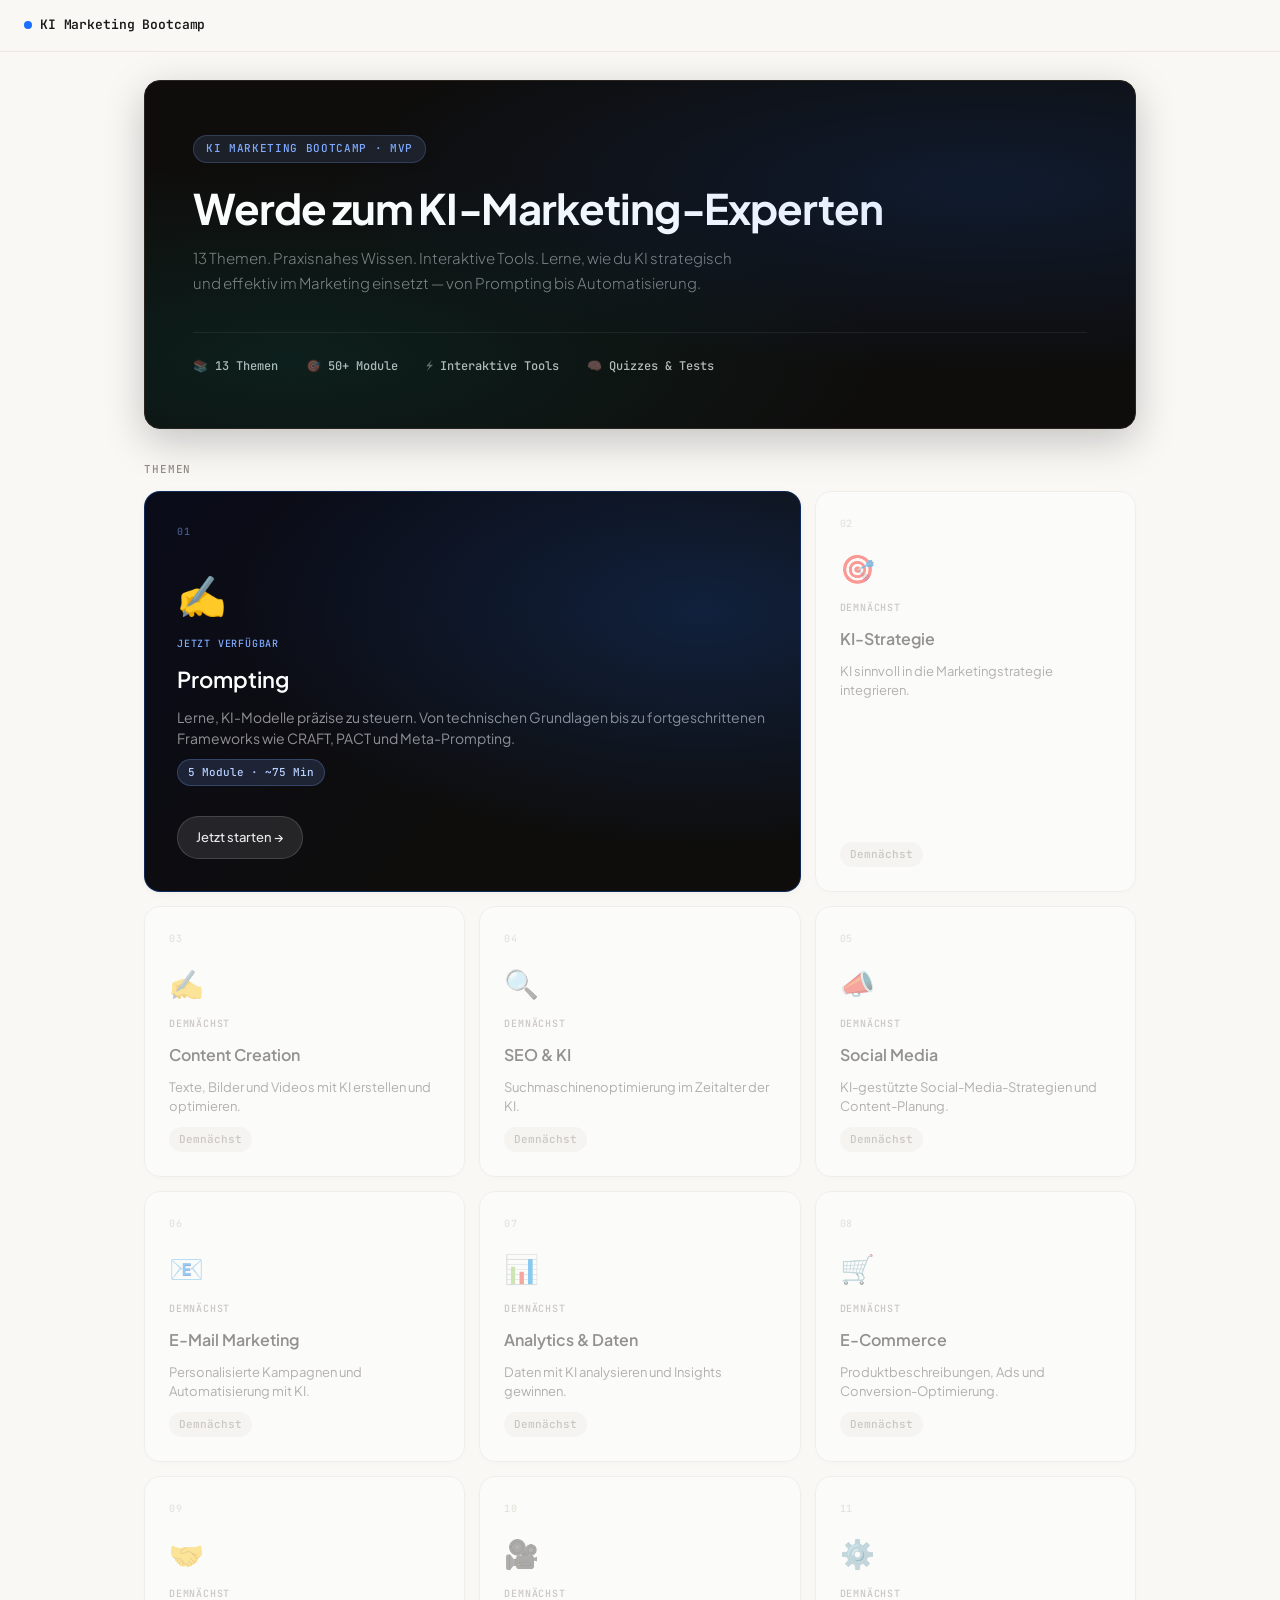
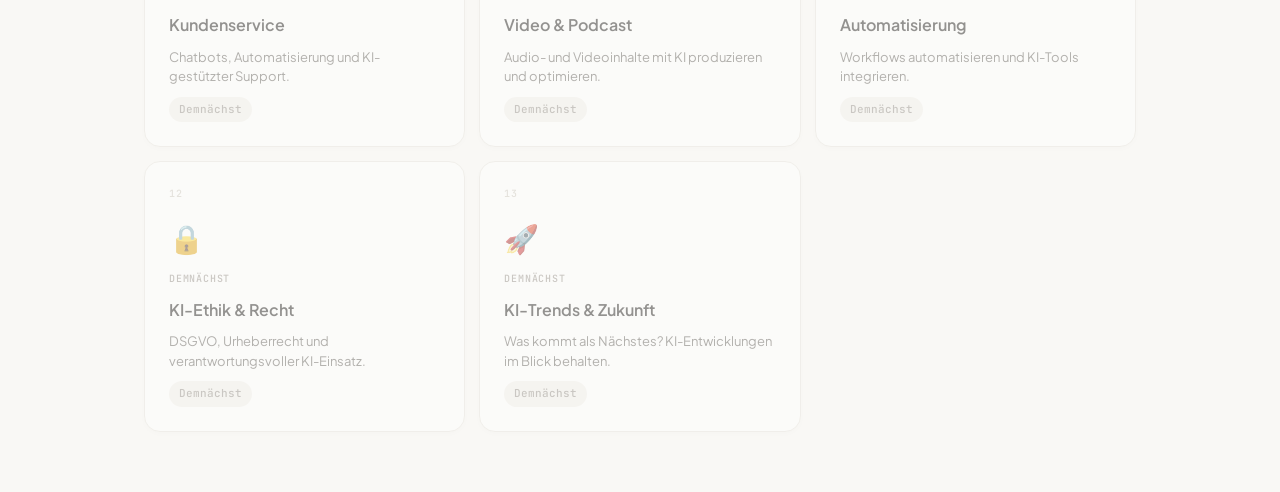
<file: index.html>
<!DOCTYPE html>
<html lang="de">
<head>
<meta charset="UTF-8">
<meta name="viewport" content="width=device-width, initial-scale=1.0">
<title>KI Marketing Bootcamp</title>
<link rel="preconnect" href="https://fonts.googleapis.com">
<link href="https://fonts.googleapis.com/css2?family=Plus+Jakarta+Sans:ital,wght@0,300;0,400;0,500;0,600;0,700;0,800;1,400&family=JetBrains+Mono:wght@400;500&display=swap" rel="stylesheet">
<link rel="stylesheet" href="shared.css">
<style>
/* ─── COURSE HERO ─── */
.course-hero {
  background: #0E0D0C;
  color: white;
  border-radius: var(--radius-lg);
  padding: 52px 48px;
  margin-bottom: 32px;
  position: relative;
  overflow: hidden;
  border: 1px solid #2A2520;
  box-shadow: 0 12px 40px rgba(0,0,0,0.22);
}
.course-hero::before {
  content: '';
  position: absolute; inset: 0;
  background:
    radial-gradient(ellipse at 85% 30%, rgba(26,111,255,0.14) 0%, transparent 55%),
    radial-gradient(ellipse at 15% 80%, rgba(0,194,168,0.10) 0%, transparent 50%);
  pointer-events: none;
}
.course-tag {
  display: inline-flex; align-items: center; gap: 6px;
  font-size: 11px; font-weight: 500; letter-spacing: 0.06em; text-transform: uppercase;
  color: #80AAFF; background: rgba(128,170,255,0.12);
  border: 1px solid rgba(128,170,255,0.22);
  padding: 4px 12px; border-radius: 999px; margin-bottom: 22px;
  font-family: 'JetBrains Mono', monospace;
}
.course-hero h1 {
  font-size: clamp(26px, 3.5vw, 42px);
  font-weight: 700; letter-spacing: -0.025em;
  margin-bottom: 14px; line-height: 1.1;
}
.course-hero p {
  color: rgba(255,255,255,0.48); font-size: 15px;
  max-width: 540px; font-weight: 300; line-height: 1.7;
}
.course-hero-meta {
  display: flex; gap: 28px; margin-top: 36px; flex-wrap: wrap;
  padding-top: 24px; border-top: 1px solid rgba(255,255,255,0.07);
}
.course-hero-meta-item {
  display: flex; align-items: center; gap: 7px;
  font-size: 12px; color: rgba(255,255,255,0.38);
  font-family: 'JetBrains Mono', monospace;
}
.course-hero-meta-item span { color: rgba(255,255,255,0.72); font-weight: 500; }

/* ─── BENTO GRID ─── */
.bento-grid {
  display: grid;
  grid-template-columns: repeat(3, 1fr);
  gap: 14px;
}

/* Featured card spans 2 columns */
.topic-card.featured {
  grid-column: span 2;
  background: linear-gradient(135deg, #0A0C1A 0%, #0E0D0C 60%);
  border-color: rgba(26,111,255,0.30);
  color: white;
  padding: 32px;
  min-height: 240px;
  position: relative;
  overflow: hidden;
}
.topic-card.featured::before {
  content: '';
  position: absolute; inset: 0;
  background: radial-gradient(ellipse at 85% 30%, rgba(26,111,255,0.20) 0%, transparent 60%);
  pointer-events: none;
}
.topic-card.featured:hover {
  border-color: rgba(26,111,255,0.55);
  box-shadow: 0 12px 36px rgba(26,111,255,0.25), 0 2px 8px rgba(26,111,255,0.10);
  transform: translateY(-2px);
}
.topic-card.featured .topic-card-num { color: rgba(128,170,255,0.5); }
.topic-card.featured .topic-card-icon { font-size: 40px; }
.topic-card.featured .topic-card-label { color: #80AAFF; }
.topic-card.featured .topic-card-title { font-size: 22px; color: white; }
.topic-card.featured .topic-card-desc { color: rgba(255,255,255,0.55); font-size: 14px; }
.topic-card.featured .topic-card-badge {
  background: rgba(128,170,255,0.15);
  color: #B8D1FF;
  border: 1px solid rgba(128,170,255,0.25);
}
.featured-cta {
  display: inline-flex; align-items: center; gap: 8px;
  margin-top: 20px; padding: 10px 18px; border-radius: 999px;
  background: rgba(255,255,255,0.1); color: rgba(255,255,255,0.9);
  border: 1px solid rgba(255,255,255,0.15);
  font-size: 13px; font-weight: 500;
  transition: all 0.2s; align-self: flex-start;
  text-decoration: none;
}
.topic-card.featured:hover .featured-cta {
  background: rgba(255,255,255,0.16);
  border-color: rgba(255,255,255,0.25);
}

/* Topic card number label */
.topic-card-num {
  font-family: 'JetBrains Mono', monospace;
  font-size: 10px; font-weight: 500; letter-spacing: 0.06em;
  color: var(--text-subtle); margin-bottom: 4px;
}
.topic-card:hover .topic-card-num { color: var(--accent); }
.topic-card.locked .topic-card-num { color: var(--border-strong); }
.topic-card.featured .topic-card-num { margin-bottom: 12px; }

@media(max-width: 760px) {
  .bento-grid { grid-template-columns: 1fr 1fr; }
  .topic-card.featured { grid-column: span 2; min-height: 200px; padding: 24px; }
  .course-hero { padding: 32px 24px; }
}
@media(max-width: 480px) {
  .bento-grid { grid-template-columns: 1fr; }
  .topic-card.featured { grid-column: span 1; }
}
</style>
</head>
<body>

<!-- Top Navigation -->
<nav class="topnav">
  <a href="index.html" class="topnav-logo">
    <div class="topnav-logo-dot"></div>
    <span style="font-weight:600">KI Marketing Bootcamp</span>
  </a>
  <div class="topnav-spacer"></div>
</nav>

<div class="container-wide">

  <!-- HERO -->
  <div class="course-hero">
    <div class="course-tag">KI Marketing Bootcamp · MVP</div>
    <h1>Werde zum KI&#8209;Marketing&#8209;Experten</h1>
    <p>13 Themen. Praxisnahes Wissen. Interaktive Tools. Lerne, wie du KI strategisch und effektiv im Marketing einsetzt — von Prompting bis Automatisierung.</p>
    <div class="course-hero-meta">
      <div class="course-hero-meta-item">📚 <span>13 Themen</span></div>
      <div class="course-hero-meta-item">🎯 <span>50+ Module</span></div>
      <div class="course-hero-meta-item">⚡ <span>Interaktive Tools</span></div>
      <div class="course-hero-meta-item">🧠 <span>Quizzes &amp; Tests</span></div>
    </div>
  </div>

  <!-- TOPICS BENTO GRID -->
  <div class="section-label">Themen</div>

  <div class="bento-grid">

    <!-- Topic 01: Prompting — FEATURED (2-col) -->
    <a href="topic-prompting.html" class="topic-card featured">
      <div class="topic-card-num">01</div>
      <div class="topic-card-icon">✍️</div>
      <div class="topic-card-label">Jetzt verfügbar</div>
      <div class="topic-card-title">Prompting</div>
      <div class="topic-card-desc">Lerne, KI-Modelle präzise zu steuern. Von technischen Grundlagen bis zu fortgeschrittenen Frameworks wie CRAFT, PACT und Meta-Prompting.</div>
      <div class="topic-card-badge">5 Module · ~75 Min</div>
      <div class="featured-cta">Jetzt starten →</div>
    </a>

    <!-- Topic 02 -->
    <div class="topic-card locked">
      <div class="topic-card-num">02</div>
      <div class="topic-card-icon">🎯</div>
      <div class="topic-card-label">Demnächst</div>
      <div class="topic-card-title">KI-Strategie</div>
      <div class="topic-card-desc">KI sinnvoll in die Marketingstrategie integrieren.</div>
      <div class="topic-card-badge">Demnächst</div>
    </div>

    <!-- Topic 03 -->
    <div class="topic-card locked">
      <div class="topic-card-num">03</div>
      <div class="topic-card-icon">✍️</div>
      <div class="topic-card-label">Demnächst</div>
      <div class="topic-card-title">Content Creation</div>
      <div class="topic-card-desc">Texte, Bilder und Videos mit KI erstellen und optimieren.</div>
      <div class="topic-card-badge">Demnächst</div>
    </div>

    <!-- Topic 04 -->
    <div class="topic-card locked">
      <div class="topic-card-num">04</div>
      <div class="topic-card-icon">🔍</div>
      <div class="topic-card-label">Demnächst</div>
      <div class="topic-card-title">SEO &amp; KI</div>
      <div class="topic-card-desc">Suchmaschinenoptimierung im Zeitalter der KI.</div>
      <div class="topic-card-badge">Demnächst</div>
    </div>

    <!-- Topic 05 -->
    <div class="topic-card locked">
      <div class="topic-card-num">05</div>
      <div class="topic-card-icon">📣</div>
      <div class="topic-card-label">Demnächst</div>
      <div class="topic-card-title">Social Media</div>
      <div class="topic-card-desc">KI-gestützte Social-Media-Strategien und Content-Planung.</div>
      <div class="topic-card-badge">Demnächst</div>
    </div>

    <!-- Topic 06 -->
    <div class="topic-card locked">
      <div class="topic-card-num">06</div>
      <div class="topic-card-icon">📧</div>
      <div class="topic-card-label">Demnächst</div>
      <div class="topic-card-title">E-Mail Marketing</div>
      <div class="topic-card-desc">Personalisierte Kampagnen und Automatisierung mit KI.</div>
      <div class="topic-card-badge">Demnächst</div>
    </div>

    <!-- Topic 07 -->
    <div class="topic-card locked">
      <div class="topic-card-num">07</div>
      <div class="topic-card-icon">📊</div>
      <div class="topic-card-label">Demnächst</div>
      <div class="topic-card-title">Analytics &amp; Daten</div>
      <div class="topic-card-desc">Daten mit KI analysieren und Insights gewinnen.</div>
      <div class="topic-card-badge">Demnächst</div>
    </div>

    <!-- Topic 08 -->
    <div class="topic-card locked">
      <div class="topic-card-num">08</div>
      <div class="topic-card-icon">🛒</div>
      <div class="topic-card-label">Demnächst</div>
      <div class="topic-card-title">E-Commerce</div>
      <div class="topic-card-desc">Produktbeschreibungen, Ads und Conversion-Optimierung.</div>
      <div class="topic-card-badge">Demnächst</div>
    </div>

    <!-- Topic 09 -->
    <div class="topic-card locked">
      <div class="topic-card-num">09</div>
      <div class="topic-card-icon">🤝</div>
      <div class="topic-card-label">Demnächst</div>
      <div class="topic-card-title">Kundenservice</div>
      <div class="topic-card-desc">Chatbots, Automatisierung und KI-gestützter Support.</div>
      <div class="topic-card-badge">Demnächst</div>
    </div>

    <!-- Topic 10 -->
    <div class="topic-card locked">
      <div class="topic-card-num">10</div>
      <div class="topic-card-icon">🎥</div>
      <div class="topic-card-label">Demnächst</div>
      <div class="topic-card-title">Video &amp; Podcast</div>
      <div class="topic-card-desc">Audio- und Videoinhalte mit KI produzieren und optimieren.</div>
      <div class="topic-card-badge">Demnächst</div>
    </div>

    <!-- Topic 11 -->
    <div class="topic-card locked">
      <div class="topic-card-num">11</div>
      <div class="topic-card-icon">⚙️</div>
      <div class="topic-card-label">Demnächst</div>
      <div class="topic-card-title">Automatisierung</div>
      <div class="topic-card-desc">Workflows automatisieren und KI-Tools integrieren.</div>
      <div class="topic-card-badge">Demnächst</div>
    </div>

    <!-- Topic 12 -->
    <div class="topic-card locked">
      <div class="topic-card-num">12</div>
      <div class="topic-card-icon">🔒</div>
      <div class="topic-card-label">Demnächst</div>
      <div class="topic-card-title">KI-Ethik &amp; Recht</div>
      <div class="topic-card-desc">DSGVO, Urheberrecht und verantwortungsvoller KI-Einsatz.</div>
      <div class="topic-card-badge">Demnächst</div>
    </div>

    <!-- Topic 13 -->
    <div class="topic-card locked">
      <div class="topic-card-num">13</div>
      <div class="topic-card-icon">🚀</div>
      <div class="topic-card-label">Demnächst</div>
      <div class="topic-card-title">KI-Trends &amp; Zukunft</div>
      <div class="topic-card-desc">Was kommt als Nächstes? KI-Entwicklungen im Blick behalten.</div>
      <div class="topic-card-badge">Demnächst</div>
    </div>

  </div>
</div>

</body>
</html>
</file>
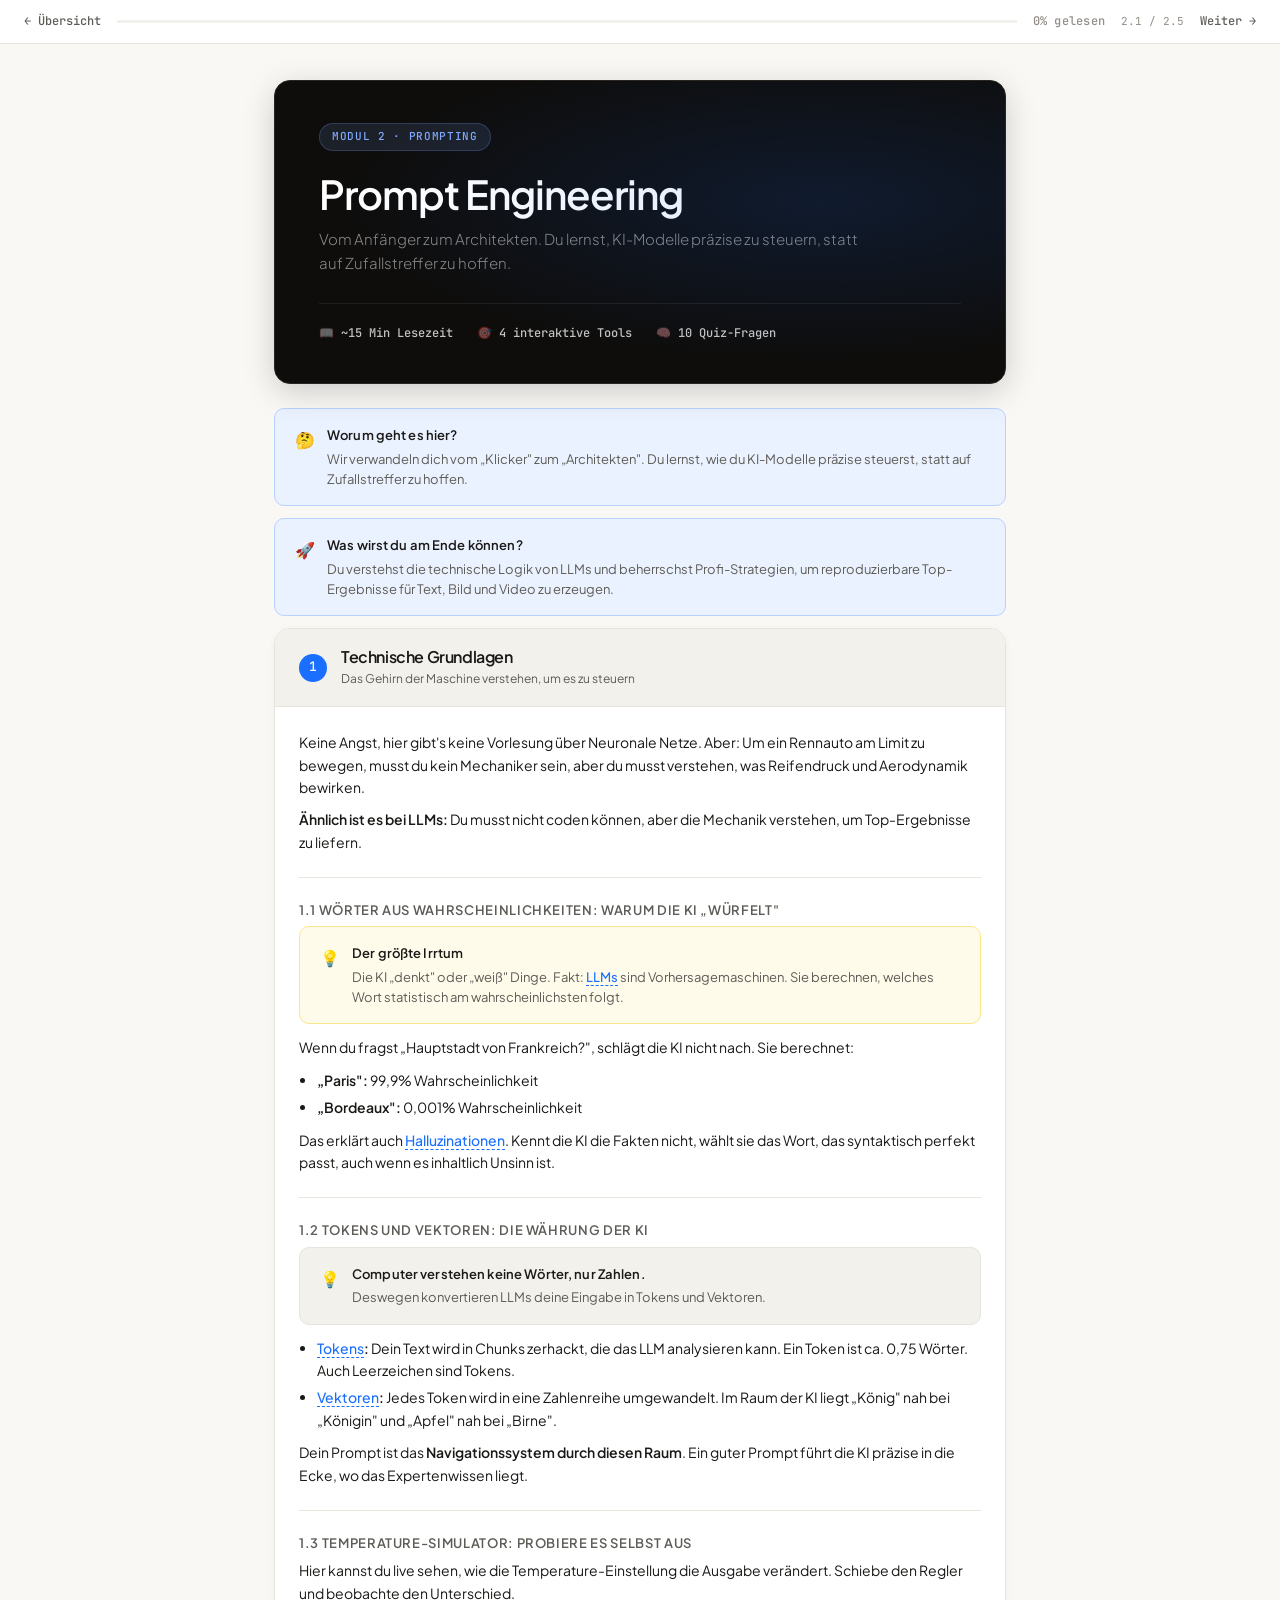
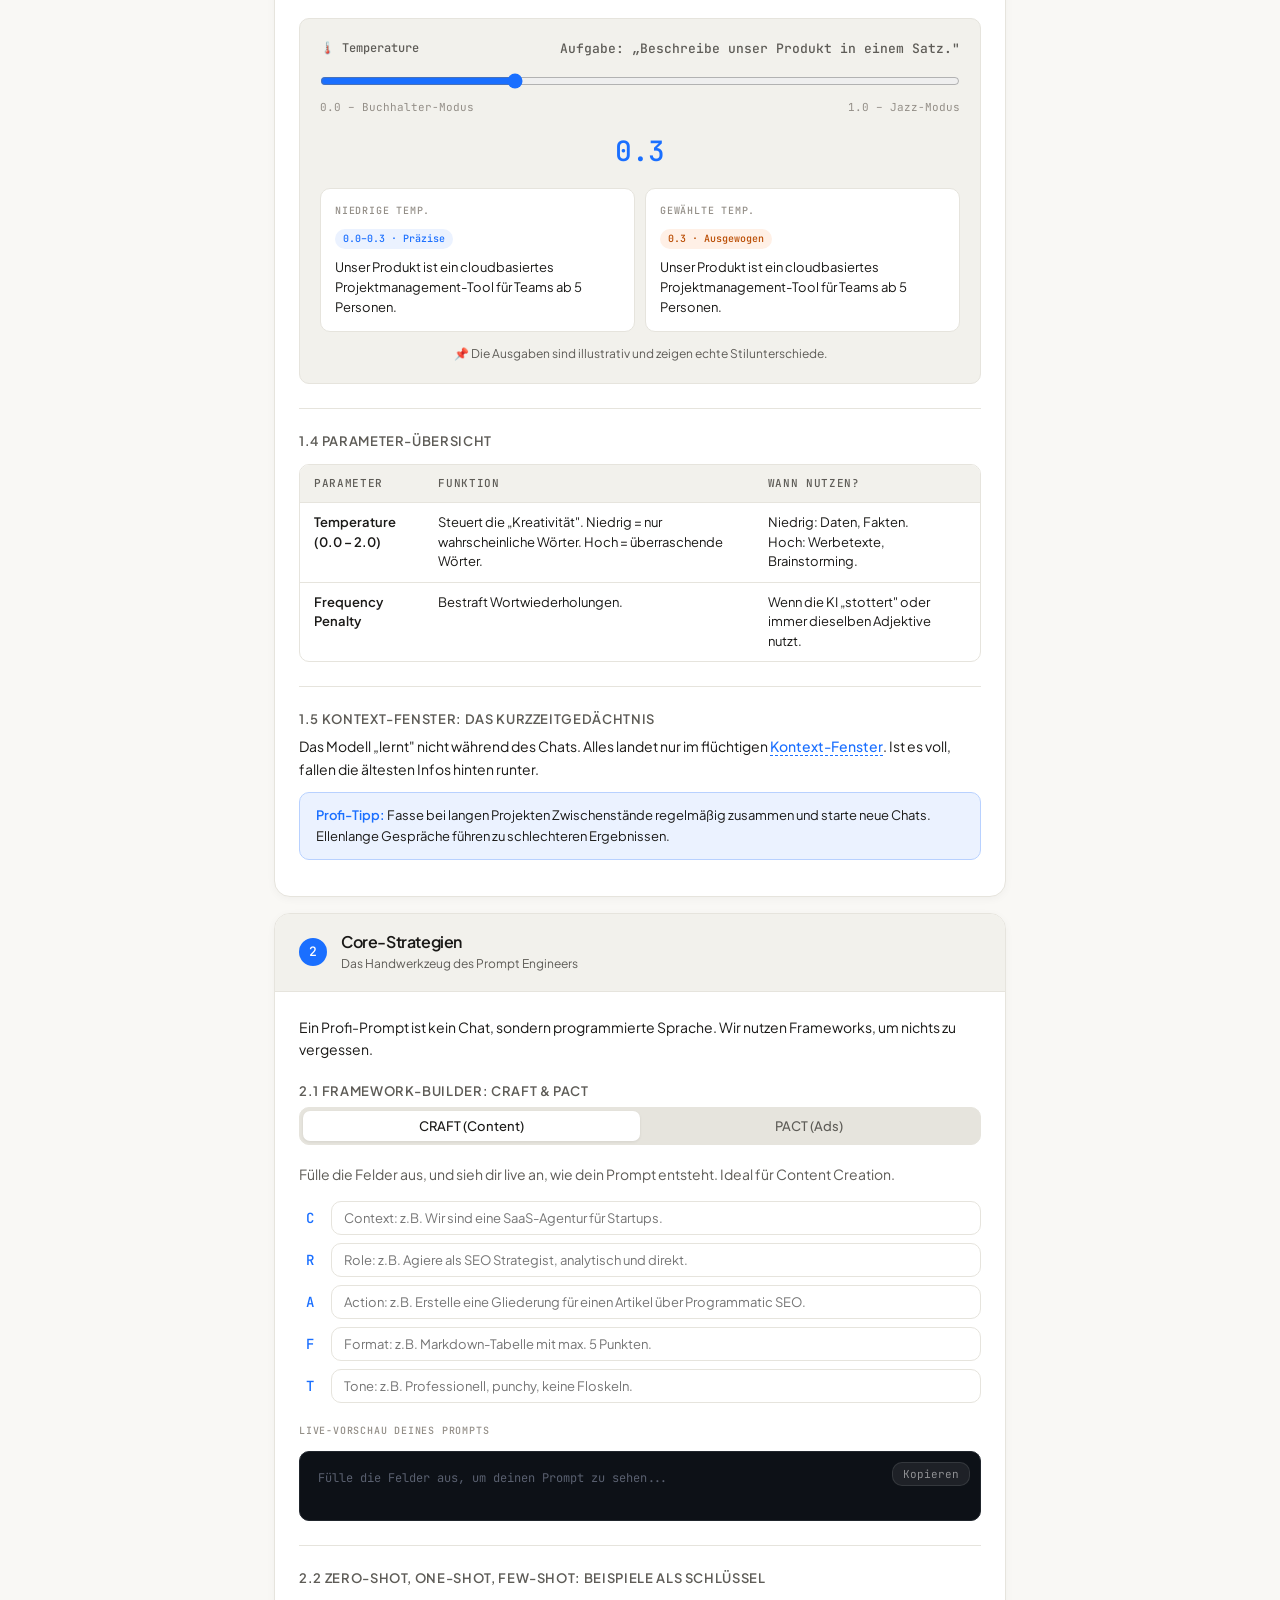
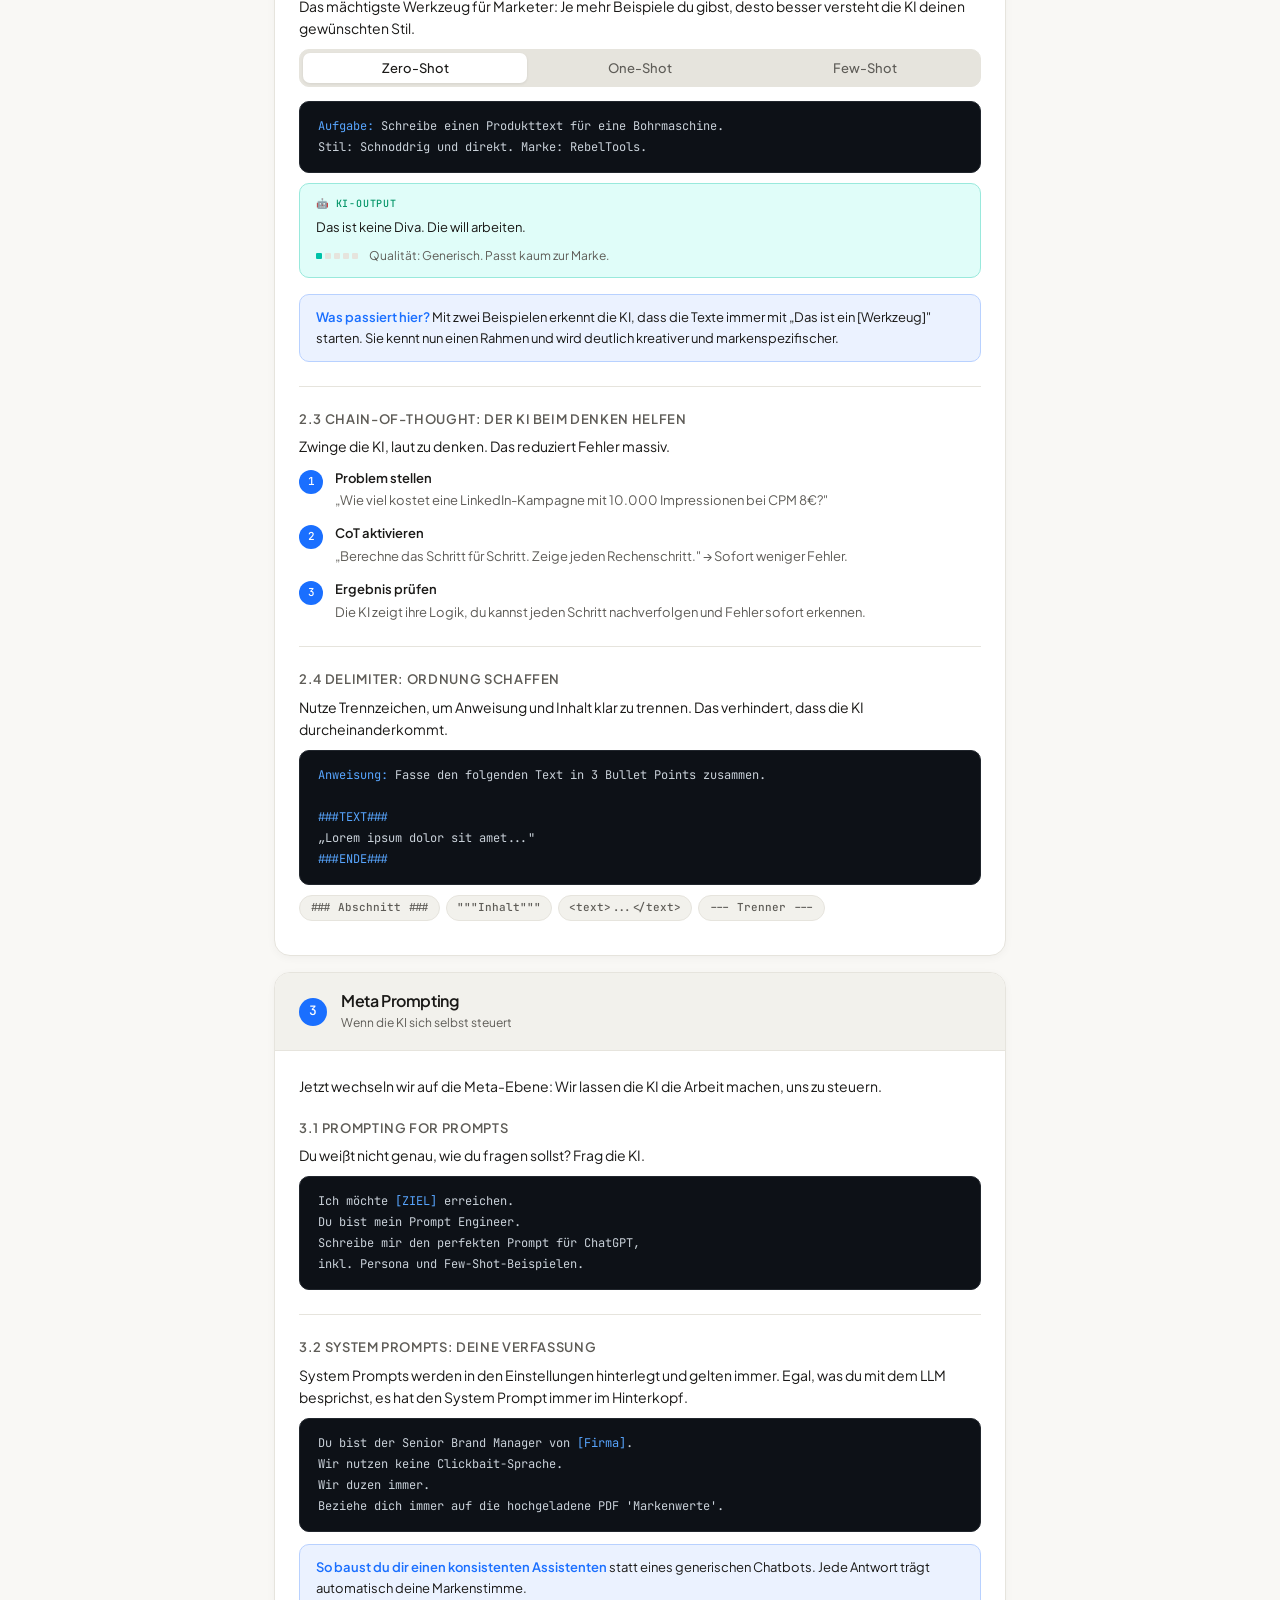
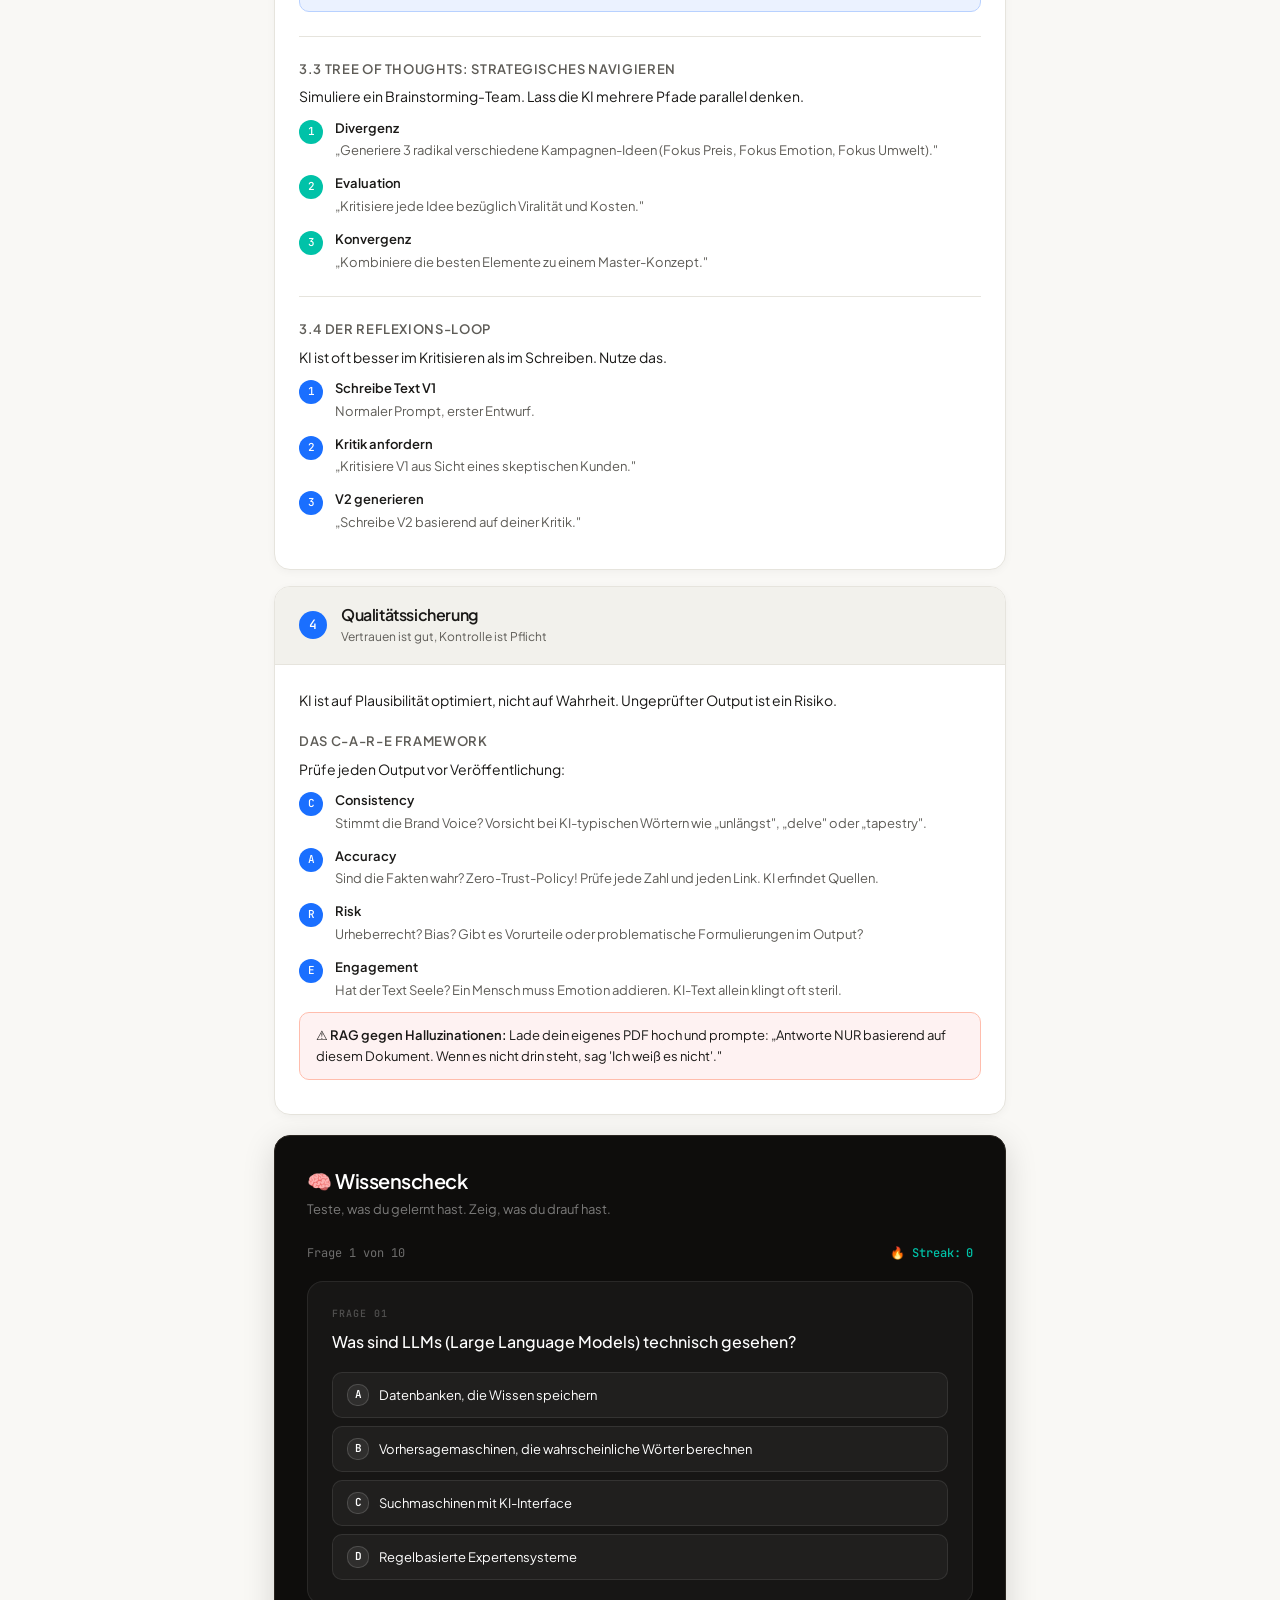
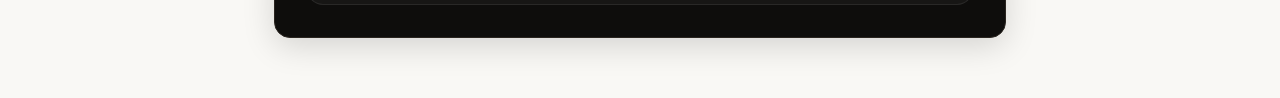
<file: module-2-1.html>
<!DOCTYPE html>
<html lang="de">
<head>
<meta charset="UTF-8">
<meta name="viewport" content="width=device-width, initial-scale=1.0">
<title>Modul 2: Prompt Engineering</title>
<link rel="preconnect" href="https://fonts.googleapis.com">
<link href="https://fonts.googleapis.com/css2?family=Plus+Jakarta+Sans:ital,wght@0,300;0,400;0,500;0,600;0,700;0,800;1,400&family=JetBrains+Mono:wght@400;500&display=swap" rel="stylesheet">
<link rel="stylesheet" href="shared.css">
<style>
/* ─── TEMPERATURE SIMULATOR ─── */
.simulator {
  background: var(--surface-2);
  border-radius: var(--radius);
  padding: 20px;
  margin: 14px 0;
  border: 1px solid var(--border);
}
.sim-label { font-family: 'JetBrains Mono', monospace; font-size: 12px; font-weight: 500; margin-bottom: 10px; display: flex; justify-content: space-between; color: var(--text-muted); }
.temp-slider { width: 100%; accent-color: var(--accent); cursor: pointer; }
.temp-display {
  display: flex; justify-content: space-between;
  font-size: 11px; color: var(--text-subtle); margin: 4px 0 12px;
  font-family: 'JetBrains Mono', monospace;
}
.temp-value-badge {
  font-family: 'JetBrains Mono', monospace; font-size: 28px; font-weight: 500;
  color: var(--accent); text-align: center; margin: 6px 0 14px; letter-spacing: -0.02em;
}
.sim-outputs { display: grid; grid-template-columns: 1fr 1fr; gap: 10px; }
.sim-output {
  background: var(--surface);
  border: 1px solid var(--border);
  border-radius: var(--radius);
  padding: 14px;
  font-size: 13px;
  min-height: 90px;
  transition: all 0.2s;
}
.sim-output-label {
  font-size: 10px; font-weight: 500; letter-spacing: 0.08em; text-transform: uppercase;
  color: var(--text-subtle); margin-bottom: 8px;
  font-family: 'JetBrains Mono', monospace;
}
.sim-output .output-text { color: var(--text); line-height: 1.55; font-size: 13px; }
.sim-mode-tag {
  display: inline-block; font-size: 10px; font-weight: 500;
  padding: 2px 8px; border-radius: var(--radius); margin-bottom: 8px;
  font-family: 'JetBrains Mono', monospace;
}
.mode-cold { background: var(--accent-light); color: var(--accent); }
.mode-hot { background: #FFF0E6; color: #B94B00; }

@media(max-width: 600px) {
  .sim-outputs { grid-template-columns: 1fr; }
}
</style>
</head>
<body>

<!-- Progress Bar -->
<div id="progress-bar-wrap">
  <a href="topic-prompting.html" class="mod-nav-back">← Übersicht</a>
  <div id="progress-bar-track">
    <div id="progress-bar-fill"></div>
  </div>
  <div id="progress-label">0% gelesen</div>
  <span class="mod-nav-indicator">2.1 / 2.5</span>
  <a href="module-2-2.html" class="mod-nav-next">Weiter →</a>
</div>

<div class="container">

  <!-- HERO -->
  <div class="hero">
    <div class="module-tag">Modul 2 · Prompting</div>
    <h1>Prompt Engineering</h1>
    <p>Vom Anfänger zum Architekten. Du lernst, KI-Modelle präzise zu steuern, statt auf Zufallstreffer zu hoffen.</p>
    <div class="hero-meta">
      <div class="hero-meta-item">📖 <span>~15 Min Lesezeit</span></div>
      <div class="hero-meta-item">🎯 <span>4 interaktive Tools</span></div>
      <div class="hero-meta-item">🧠 <span>10 Quiz-Fragen</span></div>
    </div>
  </div>

  <!-- CALLOUTS -->
  <div class="callout blue">
    <div class="callout-icon">🤔</div>
    <div class="callout-text">
      <strong>Worum geht es hier?</strong>
      <p>Wir verwandeln dich vom „Klicker" zum „Architekten". Du lernst, wie du KI-Modelle präzise steuerst, statt auf Zufallstreffer zu hoffen.</p>
    </div>
  </div>
  <div class="callout blue">
    <div class="callout-icon">🚀</div>
    <div class="callout-text">
      <strong>Was wirst du am Ende können?</strong>
      <p>Du verstehst die technische Logik von LLMs und beherrschst Profi-Strategien, um reproduzierbare Top-Ergebnisse für Text, Bild und Video zu erzeugen.</p>
    </div>
  </div>

  <!-- ═══════════════════════════════════════════
       SECTION 1: TECHNISCHE GRUNDLAGEN
  ══════════════════════════════════════════════ -->
  <div class="section">
    <div class="section-header">
      <div class="section-num">1</div>
      <div>
        <h2>Technische Grundlagen</h2>
        <p>Das Gehirn der Maschine verstehen, um es zu steuern</p>
      </div>
    </div>
    <div class="section-body">

      <p>Keine Angst, hier gibt's keine Vorlesung über Neuronale Netze. Aber: Um ein Rennauto am Limit zu bewegen, musst du kein Mechaniker sein, aber du musst verstehen, was Reifendruck und Aerodynamik bewirken.</p>
      <p><strong>Ähnlich ist es bei LLMs:</strong> Du musst nicht coden können, aber die Mechanik verstehen, um Top-Ergebnisse zu liefern.</p>

      <hr class="divider">

      <h3>1.1 Wörter aus Wahrscheinlichkeiten: Warum die KI „würfelt"</h3>

      <div class="callout yellow">
        <div class="callout-icon">💡</div>
        <div class="callout-text">
          <strong>Der größte Irrtum</strong>
          <p>Die KI „denkt" oder „weiß" Dinge. Fakt: <span class="tooltip-word">LLMs<span class="tooltip-popup">Large Language Models: KI-Modelle wie ChatGPT oder Claude, die auf riesigen Textmengen trainiert wurden und Sprache „vorhersagen".</span></span> sind Vorhersagemaschinen. Sie berechnen, welches Wort statistisch am wahrscheinlichsten folgt.</p>
        </div>
      </div>

      <p>Wenn du fragst „Hauptstadt von Frankreich?", schlägt die KI nicht nach. Sie berechnet:</p>
      <ul>
        <li><strong>„Paris":</strong> 99,9% Wahrscheinlichkeit</li>
        <li><strong>„Bordeaux":</strong> 0,001% Wahrscheinlichkeit</li>
      </ul>
      <p>Das erklärt auch <span class="tooltip-word">Halluzinationen<span class="tooltip-popup">Halluzination: Wenn eine KI überzeugend klingende, aber faktisch falsche Informationen produziert. Sie „lügt" nicht absichtlich, sie füllt statistische Lücken.</span></span>. Kennt die KI die Fakten nicht, wählt sie das Wort, das syntaktisch perfekt passt, auch wenn es inhaltlich Unsinn ist.</p>

      <hr class="divider">

      <h3>1.2 Tokens und Vektoren: Die Währung der KI</h3>

      <div class="callout gray">
        <div class="callout-icon">💡</div>
        <div class="callout-text">
          <strong>Computer verstehen keine Wörter, nur Zahlen.</strong>
          <p>Deswegen konvertieren LLMs deine Eingabe in Tokens und Vektoren.</p>
        </div>
      </div>

      <ul>
        <li><strong><span class="tooltip-word">Tokens<span class="tooltip-popup">Token: Die kleinste Einheit, die ein LLM verarbeitet. 1 Token ≈ 0,75 Wörter auf Englisch, ca. 0,5 auf Deutsch. Auch Leerzeichen und Satzzeichen zählen als Tokens.</span></span>:</strong> Dein Text wird in Chunks zerhackt, die das LLM analysieren kann. Ein Token ist ca. 0,75 Wörter. Auch Leerzeichen sind Tokens.</li>
        <li><strong><span class="tooltip-word">Vektoren<span class="tooltip-popup">Vektor: Eine Zahlenreihe, die ein Token im hochdimensionalen „Bedeutungsraum" der KI repräsentiert. Ähnliche Konzepte liegen räumlich nah beieinander.</span></span>:</strong> Jedes Token wird in eine Zahlenreihe umgewandelt. Im Raum der KI liegt „König" nah bei „Königin" und „Apfel" nah bei „Birne".</li>
      </ul>
      <p>Dein Prompt ist das <strong>Navigationssystem durch diesen Raum</strong>. Ein guter Prompt führt die KI präzise in die Ecke, wo das Expertenwissen liegt.</p>

      <hr class="divider">

      <h3>1.3 Temperature-Simulator: Probiere es selbst aus</h3>
      <p>Hier kannst du live sehen, wie die Temperature-Einstellung die Ausgabe verändert. Schiebe den Regler und beobachte den Unterschied.</p>

      <div class="simulator">
        <div class="sim-label">
          <span>🌡️ Temperature</span>
          <span style="color:var(--text-muted); font-size:13px;">Aufgabe: „Beschreibe unser Produkt in einem Satz."</span>
        </div>
        <input type="range" class="temp-slider" id="tempSlider" min="0" max="10" value="3" step="1">
        <div class="temp-display">
          <span>0.0 – Buchhalter-Modus</span>
          <span>1.0 – Jazz-Modus</span>
        </div>
        <div class="temp-value-badge" id="tempValue">0.3</div>
        <div class="sim-outputs">
          <div class="sim-output">
            <div class="sim-output-label">Niedrige Temp.</div>
            <span class="sim-mode-tag mode-cold" id="coldTag">0.0–0.3 · Präzise</span>
            <div class="output-text" id="coldOutput">Unser Produkt ist ein cloudbasiertes Projektmanagement-Tool für Teams ab 5 Personen.</div>
          </div>
          <div class="sim-output">
            <div class="sim-output-label">Gewählte Temp.</div>
            <span class="sim-mode-tag mode-hot" id="hotTag">0.3 · Ausgewogen</span>
            <div class="output-text" id="hotOutput">Unser Produkt ist ein cloudbasiertes Projektmanagement-Tool für Teams ab 5 Personen.</div>
          </div>
        </div>
        <p style="font-size:12px;color:var(--text-muted);margin-top:12px;text-align:center;">📌 Die Ausgaben sind illustrativ und zeigen echte Stilunterschiede.</p>
      </div>

      <hr class="divider">

      <h3>1.4 Parameter-Übersicht</h3>
      <div class="table-wrap">
        <table>
          <thead>
            <tr><th>Parameter</th><th>Funktion</th><th>Wann nutzen?</th></tr>
          </thead>
          <tbody>
            <tr>
              <td><strong>Temperature<br>(0.0 – 2.0)</strong></td>
              <td>Steuert die „Kreativität". Niedrig = nur wahrscheinliche Wörter. Hoch = überraschende Wörter.</td>
              <td>Niedrig: Daten, Fakten.<br>Hoch: Werbetexte, Brainstorming.</td>
            </tr>
            <tr>
              <td><strong>Frequency Penalty</strong></td>
              <td>Bestraft Wortwiederholungen.</td>
              <td>Wenn die KI „stottert" oder immer dieselben Adjektive nutzt.</td>
            </tr>
          </tbody>
        </table>
      </div>

      <hr class="divider">

      <h3>1.5 Kontext-Fenster: Das Kurzzeitgedächtnis</h3>
      <p>Das Modell „lernt" nicht während des Chats. Alles landet nur im flüchtigen <span class="tooltip-word">Kontext-Fenster<span class="tooltip-popup">Kontext-Fenster (Context Window): Der maximale Text, den ein LLM in einer Konversation gleichzeitig „im Kopf" behalten kann. Ältere Nachrichten fallen hinten raus, sobald das Fenster voll ist.</span></span>. Ist es voll, fallen die ältesten Infos hinten runter.</p>
      <div class="highlight-box">
        <strong>Profi-Tipp:</strong> Fasse bei langen Projekten Zwischenstände regelmäßig zusammen und starte neue Chats. Ellenlange Gespräche führen zu schlechteren Ergebnissen.
      </div>

    </div>
  </div>

  <!-- ═══════════════════════════════════════════
       SECTION 2: CORE-STRATEGIEN
  ══════════════════════════════════════════════ -->
  <div class="section">
    <div class="section-header">
      <div class="section-num">2</div>
      <div>
        <h2>Core-Strategien</h2>
        <p>Das Handwerkzeug des Prompt Engineers</p>
      </div>
    </div>
    <div class="section-body">

      <p>Ein Profi-Prompt ist kein Chat, sondern programmierte Sprache. Wir nutzen Frameworks, um nichts zu vergessen.</p>

      <h3>2.1 Framework-Builder: CRAFT & PACT</h3>

      <div class="builder-tabs">
        <button class="builder-tab active" onclick="switchBuilder('craft', this)">CRAFT (Content)</button>
        <button class="builder-tab" onclick="switchBuilder('pact', this)">PACT (Ads)</button>
      </div>

      <!-- CRAFT -->
      <div class="builder-panel active" id="panel-craft">
        <p style="font-size:14px;color:var(--text-muted);margin-bottom:16px;">Fülle die Felder aus, und sieh dir live an, wie dein Prompt entsteht. Ideal für Content Creation.</p>
        <div class="craft-builder">
          <div class="craft-row">
            <div class="craft-letter">C</div>
            <input class="craft-input" id="c-context" placeholder="Context: z.B. Wir sind eine SaaS-Agentur für Startups." oninput="updateCraft()">
          </div>
          <div class="craft-row">
            <div class="craft-letter">R</div>
            <input class="craft-input" id="c-role" placeholder="Role: z.B. Agiere als SEO Strategist, analytisch und direkt." oninput="updateCraft()">
          </div>
          <div class="craft-row">
            <div class="craft-letter">A</div>
            <input class="craft-input" id="c-action" placeholder="Action: z.B. Erstelle eine Gliederung für einen Artikel über Programmatic SEO." oninput="updateCraft()">
          </div>
          <div class="craft-row">
            <div class="craft-letter">F</div>
            <input class="craft-input" id="c-format" placeholder="Format: z.B. Markdown-Tabelle mit max. 5 Punkten." oninput="updateCraft()">
          </div>
          <div class="craft-row">
            <div class="craft-letter">T</div>
            <input class="craft-input" id="c-tone" placeholder="Tone: z.B. Professionell, punchy, keine Floskeln." oninput="updateCraft()">
          </div>
        </div>
        <div class="craft-preview-label" style="margin-top:20px;">Live-Vorschau deines Prompts</div>
        <div class="craft-preview" id="craft-preview-box">
          <button class="copy-btn" onclick="copyPrompt('craft')">Kopieren</button>
          <span id="craft-preview-text" style="color:rgba(205,214,244,0.4);">Fülle die Felder aus, um deinen Prompt zu sehen...</span>
        </div>
      </div>

      <!-- PACT -->
      <div class="builder-panel" id="panel-pact">
        <p style="font-size:14px;color:var(--text-muted);margin-bottom:16px;">Perfekt für Performance Marketing und Ads-Texte.</p>
        <div class="pact-builder">
          <div class="pact-row">
            <div class="pact-letter">P</div>
            <input class="craft-input" id="p-platform" placeholder="Platform: z.B. LinkedIn Ads (B2B)" oninput="updatePact()">
          </div>
          <div class="pact-row">
            <div class="pact-letter">A</div>
            <input class="craft-input" id="p-audience" placeholder="Audience: z.B. HR-Manager mit Burnout" oninput="updatePact()">
          </div>
          <div class="pact-row">
            <div class="pact-letter">C</div>
            <input class="craft-input" id="p-cta" placeholder="CTA: z.B. Download Whitepaper (mit Dringlichkeit)" oninput="updatePact()">
          </div>
          <div class="pact-row">
            <div class="pact-letter">T</div>
            <input class="craft-input" id="p-testing" placeholder="Testing: z.B. Erstelle 5 Varianten: Frage, Provokation, Statistik..." oninput="updatePact()">
          </div>
        </div>
        <div class="craft-preview-label" style="margin-top:20px;">Live-Vorschau deines Prompts</div>
        <div class="craft-preview" id="pact-preview-box">
          <button class="copy-btn" onclick="copyPrompt('pact')">Kopieren</button>
          <span id="pact-preview-text" style="color:rgba(205,214,244,0.4);">Fülle die Felder aus, um deinen Prompt zu sehen...</span>
        </div>
      </div>

      <hr class="divider">

      <h3>2.2 Zero-Shot, One-Shot, Few-Shot: Beispiele als Schlüssel</h3>
      <p>Das mächtigste Werkzeug für Marketer: Je mehr Beispiele du gibst, desto besser versteht die KI deinen gewünschten Stil.</p>

      <div class="shot-tabs">
        <button class="shot-tab active" onclick="switchShot(0)">Zero-Shot</button>
        <button class="shot-tab" onclick="switchShot(1)">One-Shot</button>
        <button class="shot-tab" onclick="switchShot(2)">Few-Shot</button>
      </div>

      <div class="shot-panel active" id="shot-0">
        <div class="shot-prompt">
<span class="prompt-keyword">Aufgabe:</span> Schreibe einen Produkttext für eine Bohrmaschine.<br>
Stil: Schnoddrig und direkt. Marke: RebelTools.
        </div>
        <div class="shot-result">
          <div class="shot-result-label">🤖 KI-Output</div>
          Das ist keine Diva. Die will arbeiten.
          <div class="shot-quality">
            <div class="quality-dot filled"></div>
            <div class="quality-dot"></div>
            <div class="quality-dot"></div>
            <div class="quality-dot"></div>
            <div class="quality-dot"></div>
            <div style="font-size:12px;color:var(--text-muted);margin-left:8px;">Qualität: Generisch. Passt kaum zur Marke.</div>
          </div>
        </div>
      </div>

      <div class="shot-panel" id="shot-1">
        <div class="shot-prompt">
<span class="prompt-keyword">Aufgabe:</span> Schreibe einen Produkttext für eine Bohrmaschine.<br>
Stil: Schnoddrig und direkt. Marke: RebelTools.<br><br>
<span class="prompt-keyword">Beispiel (Hammer):</span> Das ist ein Hammer. Er haut Dinge kaputt. Wenn du damit nicht umgehen kannst, kauf dir ein Kissen.
        </div>
        <div class="shot-result">
          <div class="shot-result-label">🤖 KI-Output</div>
          Sie dreht sich. Sie ist laut. Und sie meint es ernst. Wenn du Angst vor Staub hast, nimm einen Stift.
          <div class="shot-quality">
            <div class="quality-dot filled"></div>
            <div class="quality-dot filled"></div>
            <div class="quality-dot filled"></div>
            <div class="quality-dot"></div>
            <div class="quality-dot"></div>
            <div style="font-size:12px;color:var(--text-muted);margin-left:8px;">Qualität: Viel besser! Markenstimme spürbar.</div>
          </div>
        </div>
      </div>

      <div class="shot-panel" id="shot-2">
        <div class="shot-prompt">
<span class="prompt-keyword">Aufgabe:</span> Schreibe einen Produkttext für eine Bohrmaschine.<br>
Stil: Schnoddrig und direkt. Marke: RebelTools.<br><br>
<span class="prompt-keyword">Beispiel 1 (Hammer):</span> Das ist ein Hammer. Er haut Dinge kaputt. Wenn du damit nicht umgehen kannst, kauf dir ein Kissen.<br>
<span class="prompt-keyword">Beispiel 2 (Säge):</span> Zähne wie ein Hai. Diese Säge fragt nicht nach Erlaubnis, sie trennt Fakten.
        </div>
        <div class="shot-result">
          <div class="shot-result-label">🤖 KI-Output</div>
          Das ist eine Bohrmaschine. Sie macht Löcher. In Holz. In Beton. In Ausreden. Wenn du Angst vor Staub hast, nimm einen Schraubenzieher.
          <div class="shot-quality">
            <div class="quality-dot filled"></div>
            <div class="quality-dot filled"></div>
            <div class="quality-dot filled"></div>
            <div class="quality-dot filled"></div>
            <div class="quality-dot filled"></div>
            <div style="font-size:12px;color:var(--text-muted);margin-left:8px;">Qualität: Exzellent! KI übernimmt das Muster.</div>
          </div>
        </div>
      </div>

      <div class="highlight-box" style="margin-top:16px;">
        <strong>Was passiert hier?</strong> Mit zwei Beispielen erkennt die KI, dass die Texte immer mit „Das ist ein [Werkzeug]" starten. Sie kennt nun einen Rahmen und wird deutlich kreativer und markenspezifischer.
      </div>

      <hr class="divider">

      <h3>2.3 Chain-of-Thought: Der KI beim Denken helfen</h3>
      <p>Zwinge die KI, laut zu denken. Das reduziert Fehler massiv.</p>
      <div class="chain-step">
        <div class="chain-num">1</div>
        <div class="chain-content">
          <strong>Problem stellen</strong>
          <p>„Wie viel kostet eine LinkedIn-Kampagne mit 10.000 Impressionen bei CPM 8€?"</p>
        </div>
      </div>
      <div class="chain-step">
        <div class="chain-num">2</div>
        <div class="chain-content">
          <strong>CoT aktivieren</strong>
          <p>„Berechne das Schritt für Schritt. Zeige jeden Rechenschritt." → Sofort weniger Fehler.</p>
        </div>
      </div>
      <div class="chain-step">
        <div class="chain-num">3</div>
        <div class="chain-content">
          <strong>Ergebnis prüfen</strong>
          <p>Die KI zeigt ihre Logik, du kannst jeden Schritt nachverfolgen und Fehler sofort erkennen.</p>
        </div>
      </div>

      <hr class="divider">

      <h3>2.4 Delimiter: Ordnung schaffen</h3>
      <p>Nutze Trennzeichen, um Anweisung und Inhalt klar zu trennen. Das verhindert, dass die KI durcheinanderkommt.</p>
      <div class="code-block">
<span class="keyword">Anweisung:</span> Fasse den folgenden Text in 3 Bullet Points zusammen.<br><br>
<span class="keyword">###TEXT###</span><br>
„Lorem ipsum dolor sit amet..."<br>
<span class="keyword">###ENDE###</span>
      </div>
      <div class="tag-row">
        <span class="tag">### Abschnitt ###</span>
        <span class="tag">"""Inhalt"""</span>
        <span class="tag">&lt;text&gt;...&lt;/text&gt;</span>
        <span class="tag">--- Trenner ---</span>
      </div>

    </div>
  </div>

  <!-- ═══════════════════════════════════════════
       SECTION 3: META PROMPTING
  ══════════════════════════════════════════════ -->
  <div class="section">
    <div class="section-header">
      <div class="section-num">3</div>
      <div>
        <h2>Meta Prompting</h2>
        <p>Wenn die KI sich selbst steuert</p>
      </div>
    </div>
    <div class="section-body">

      <p>Jetzt wechseln wir auf die Meta-Ebene: Wir lassen die KI die Arbeit machen, uns zu steuern.</p>

      <h3>3.1 Prompting for Prompts</h3>
      <p>Du weißt nicht genau, wie du fragen sollst? Frag die KI.</p>
      <div class="code-block">
Ich möchte <span class="keyword">[ZIEL]</span> erreichen.<br>
Du bist mein Prompt Engineer.<br>
Schreibe mir den perfekten Prompt für ChatGPT,<br>
inkl. Persona und Few-Shot-Beispielen.
      </div>

      <hr class="divider">

      <h3>3.2 System Prompts: Deine Verfassung</h3>
      <p>System Prompts werden in den Einstellungen hinterlegt und gelten immer. Egal, was du mit dem LLM besprichst, es hat den System Prompt immer im Hinterkopf.</p>
      <div class="code-block">
Du bist der Senior Brand Manager von <span class="keyword">[Firma]</span>.<br>
Wir nutzen keine Clickbait-Sprache.<br>
Wir duzen immer.<br>
Beziehe dich immer auf die hochgeladene PDF 'Markenwerte'.
      </div>
      <div class="highlight-box">
        <strong>So baust du dir einen konsistenten Assistenten</strong> statt eines generischen Chatbots. Jede Antwort trägt automatisch deine Markenstimme.
      </div>

      <hr class="divider">

      <h3>3.3 Tree of Thoughts: Strategisches Navigieren</h3>
      <p>Simuliere ein Brainstorming-Team. Lass die KI mehrere Pfade parallel denken.</p>
      <div class="chain-step">
        <div class="chain-num" style="background:var(--accent-2);">1</div>
        <div class="chain-content">
          <strong>Divergenz</strong>
          <p>„Generiere 3 radikal verschiedene Kampagnen-Ideen (Fokus Preis, Fokus Emotion, Fokus Umwelt)."</p>
        </div>
      </div>
      <div class="chain-step">
        <div class="chain-num" style="background:var(--accent-2);">2</div>
        <div class="chain-content">
          <strong>Evaluation</strong>
          <p>„Kritisiere jede Idee bezüglich Viralität und Kosten."</p>
        </div>
      </div>
      <div class="chain-step">
        <div class="chain-num" style="background:var(--accent-2);">3</div>
        <div class="chain-content">
          <strong>Konvergenz</strong>
          <p>„Kombiniere die besten Elemente zu einem Master-Konzept."</p>
        </div>
      </div>

      <hr class="divider">

      <h3>3.4 Der Reflexions-Loop</h3>
      <p>KI ist oft besser im Kritisieren als im Schreiben. Nutze das.</p>
      <div class="chain-step">
        <div class="chain-num">1</div>
        <div class="chain-content"><strong>Schreibe Text V1</strong><p>Normaler Prompt, erster Entwurf.</p></div>
      </div>
      <div class="chain-step">
        <div class="chain-num">2</div>
        <div class="chain-content"><strong>Kritik anfordern</strong><p>„Kritisiere V1 aus Sicht eines skeptischen Kunden."</p></div>
      </div>
      <div class="chain-step">
        <div class="chain-num">3</div>
        <div class="chain-content"><strong>V2 generieren</strong><p>„Schreibe V2 basierend auf deiner Kritik."</p></div>
      </div>

    </div>
  </div>

  <!-- ═══════════════════════════════════════════
       SECTION 4: QUALITÄTSSICHERUNG
  ══════════════════════════════════════════════ -->
  <div class="section">
    <div class="section-header">
      <div class="section-num">4</div>
      <div>
        <h2>Qualitätssicherung</h2>
        <p>Vertrauen ist gut, Kontrolle ist Pflicht</p>
      </div>
    </div>
    <div class="section-body">

      <p>KI ist auf Plausibilität optimiert, nicht auf Wahrheit. Ungeprüfter Output ist ein Risiko.</p>

      <h3>Das C-A-R-E Framework</h3>
      <p>Prüfe jeden Output vor Veröffentlichung:</p>

      <div class="chain-step">
        <div class="chain-num">C</div>
        <div class="chain-content">
          <strong>Consistency</strong>
          <p>Stimmt die Brand Voice? Vorsicht bei KI-typischen Wörtern wie „unlängst", „delve" oder „tapestry".</p>
        </div>
      </div>
      <div class="chain-step">
        <div class="chain-num">A</div>
        <div class="chain-content">
          <strong>Accuracy</strong>
          <p>Sind die Fakten wahr? Zero-Trust-Policy! Prüfe jede Zahl und jeden Link. KI erfindet Quellen.</p>
        </div>
      </div>
      <div class="chain-step">
        <div class="chain-num">R</div>
        <div class="chain-content">
          <strong>Risk</strong>
          <p>Urheberrecht? Bias? Gibt es Vorurteile oder problematische Formulierungen im Output?</p>
        </div>
      </div>
      <div class="chain-step">
        <div class="chain-num">E</div>
        <div class="chain-content">
          <strong>Engagement</strong>
          <p>Hat der Text Seele? Ein Mensch muss Emotion addieren. KI-Text allein klingt oft steril.</p>
        </div>
      </div>

      <div class="error-box">
        <strong>RAG gegen Halluzinationen:</strong> Lade dein eigenes PDF hoch und prompte: „Antworte NUR basierend auf diesem Dokument. Wenn es nicht drin steht, sag 'Ich weiß es nicht'."
      </div>

    </div>
  </div>

  <!-- ═══════════════════════════════════════════
       QUIZ
  ══════════════════════════════════════════════ -->
  <div class="quiz-section">
    <h2>🧠 Wissenscheck</h2>
    <p>Teste, was du gelernt hast. Zeig, was du drauf hast.</p>

    <div class="quiz-progress">
      <div class="quiz-progress-text" id="quiz-progress-text">Frage 1 von 10</div>
      <div class="quiz-streak" id="streak-display">🔥 Streak: <span id="streak-count">0</span></div>
    </div>

    <div id="quiz-game">
      <div class="quiz-card">
        <div class="quiz-q-num" id="q-num">FRAGE 01</div>
        <div class="quiz-question" id="q-text"></div>
        <div class="quiz-options" id="q-options"></div>
        <div class="quiz-feedback" id="q-feedback"></div>
        <button class="quiz-next-btn" id="next-btn" onclick="nextQuestion()">Weiter →</button>
      </div>
    </div>

    <div class="result-card" id="result-card">
      <div class="result-badge" id="result-badge"></div>
      <div class="result-title" id="result-title"></div>
      <div class="result-sub" id="result-sub"></div>
      <div class="result-score" id="result-score"></div>
      <div class="result-score-label">richtige Antworten</div>
      <button class="result-restart-btn" onclick="restartQuiz()">Quiz wiederholen</button>
    </div>
  </div>

</div><!-- /container -->

<script>
// ─── PROGRESS BAR ─────────────────────────────
window.addEventListener('scroll', () => {
  const scrollTop = window.scrollY;
  const docH = document.documentElement.scrollHeight - window.innerHeight;
  const pct = Math.min(100, Math.round((scrollTop / docH) * 100));
  document.getElementById('progress-bar-fill').style.width = pct + '%';
  document.getElementById('progress-label').textContent = pct + '% gelesen';
});

// ─── TEMPERATURE SIMULATOR ─────────────────────
const tempOutputs = {
  0:  { hot: "Unser Produkt ist ein cloudbasiertes Projektmanagement-Tool für Teams.", label: "0.0 · Sehr präzise" },
  1:  { hot: "Unser Produkt ist ein cloudbasiertes Projektmanagement-Tool für Teams.", label: "0.1 · Sehr präzise" },
  2:  { hot: "Effizientes Projektmanagement für Teams: cloudbasiert und jederzeit verfügbar.", label: "0.2 · Sachlich" },
  3:  { hot: "Effizientes Projektmanagement für Teams, cloudbasiert und jederzeit verfügbar.", label: "0.3 · Ausgewogen" },
  4:  { hot: "Dein Team. Dein Tempo. Unser Tool bringt Projekte vom Chaos zur Klarheit.", label: "0.4 · Ausgewogen" },
  5:  { hot: "Schluss mit endlosen E-Mail-Threads: Unser Tool macht Teamarbeit endlich sichtbar.", label: "0.5 · Kreativ" },
  6:  { hot: "Projekte, die ins Stocken geraten? Nicht mit uns. Wir sind das Werkzeug, das dein Team endlich in Fahrt bringt.", label: "0.6 · Kreativ" },
  7:  { hot: "Stell dir vor, Deadlines wären keine Drohung mehr. Unser Tool macht das möglich, indem es Chaos in Klarheit verwandelt.", label: "0.7 · Experimentell" },
  8:  { hot: "Was wäre, wenn dein Team morgen aufwacht und wirklich weiß, wer was bis wann macht? Keine Meetings über Meetings. Nur Ergebnisse.", label: "0.8 · Jazz-Modus" },
  9:  { hot: "Manche Tools organisieren. Unseres denkt mit. Es ist der stille Teamlead, den du nie hattest, aber immer wolltest.", label: "0.9 · High Creativity" },
  10: { hot: "In einer Welt, in der jeder 'agil' ruft, aber niemand weiß, warum der Montagstermin schon wieder platzt, sind wir das Flüstern der Vernunft im Lärm des Chaos.", label: "1.0 · Unleashed 🔥" }
};
const coldOutputs = [
  "Unser Produkt ist ein cloudbasiertes Projektmanagement-Tool für Teams ab 5 Personen.",
  "Unser Produkt ist ein cloudbasiertes Projektmanagement-Tool für Teams ab 5 Personen.",
  "Das Tool ermöglicht Teams die kollaborative Verwaltung von Projekten in Echtzeit über die Cloud.",
  "Das Tool ermöglicht Teams die kollaborative Verwaltung von Projekten in Echtzeit über die Cloud.",
  "Das Tool ermöglicht die kollaborative Echtzeit-Projektverwaltung für bis zu 50 Nutzer.",
  "Projektmanagement-Software für Teams: strukturiert, cloudbasiert, skalierbar.",
  "Projektmanagement-Software für Teams: strukturiert, cloudbasiert, skalierbar.",
  "Ein strukturiertes, cloudbasiertes System für kollaboratives Projektmanagement.",
  "Ein strukturiertes, cloudbasiertes System für kollaboratives Projektmanagement.",
  "Ein cloudbasiertes System für kollaboratives Projektmanagement in Teams.",
  "Ein cloudbasiertes System für kollaboratives Projektmanagement in Teams.",
];

document.getElementById('tempSlider').addEventListener('input', function() {
  const v = parseInt(this.value);
  const realVal = (v / 10).toFixed(1);
  document.getElementById('tempValue').textContent = realVal;
  document.getElementById('hotOutput').textContent = tempOutputs[v].hot;
  document.getElementById('coldOutput').textContent = coldOutputs[v];
  const hotTag = document.getElementById('hotTag');
  hotTag.textContent = tempOutputs[v].label;
  if (v >= 7) {
    hotTag.style.background = '#FFF7ED'; hotTag.style.color = '#EA580C';
  } else if (v >= 4) {
    hotTag.style.background = '#FFFBEB'; hotTag.style.color = '#D97706';
  } else {
    hotTag.style.background = '#EFF4FF'; hotTag.style.color = '#2563EB';
  }
});

// ─── BUILDER TABS ─────────────────────────────
function switchBuilder(type, el) {
  document.querySelectorAll('.builder-tab').forEach(t => t.classList.remove('active'));
  document.querySelectorAll('.builder-panel').forEach(p => p.classList.remove('active'));
  if (el) el.classList.add('active');
  document.getElementById('panel-' + type).classList.add('active');
}

// ─── CRAFT BUILDER ─────────────────────────────
function updateCraft() {
  const c = document.getElementById('c-context').value;
  const r = document.getElementById('c-role').value;
  const a = document.getElementById('c-action').value;
  const f = document.getElementById('c-format').value;
  const t = document.getElementById('c-tone').value;
  let parts = [];
  if (c) parts.push('<span class="c-label">[Context]</span> ' + c);
  if (r) parts.push('<span class="c-label">[Role]</span> ' + r);
  if (a) parts.push('<span class="c-label">[Action]</span> ' + a);
  if (f) parts.push('<span class="c-label">[Format]</span> ' + f);
  if (t) parts.push('<span class="c-label">[Tone]</span> ' + t);
  const box = document.getElementById('craft-preview-text');
  if (parts.length === 0) {
    box.innerHTML = '<span style="color:rgba(205,214,244,0.4)">Fülle die Felder aus, um deinen Prompt zu sehen...</span>';
  } else {
    box.innerHTML = parts.join('<br>');
    box.style.color = '#CDD6F4';
  }
}

function updatePact() {
  const p = document.getElementById('p-platform').value;
  const a = document.getElementById('p-audience').value;
  const c = document.getElementById('p-cta').value;
  const t = document.getElementById('p-testing').value;
  let parts = [];
  if (p) parts.push('<span class="c-label">[Platform]</span> ' + p);
  if (a) parts.push('<span class="c-label">[Audience]</span> ' + a);
  if (c) parts.push('<span class="c-label">[CTA]</span> ' + c);
  if (t) parts.push('<span class="c-label">[Testing]</span> ' + t);
  const box = document.getElementById('pact-preview-text');
  if (parts.length === 0) {
    box.innerHTML = '<span style="color:rgba(205,214,244,0.4)">Fülle die Felder aus, um deinen Prompt zu sehen...</span>';
  } else {
    box.innerHTML = parts.join('<br>');
    box.style.color = '#CDD6F4';
  }
}

function copyPrompt(type) {
  const el = document.getElementById(type === 'craft' ? 'craft-preview-text' : 'pact-preview-text');
  const text = el.innerText;
  navigator.clipboard.writeText(text).then(() => {
  });
}

// ─── SHOT TABS ─────────────────────────────────
function switchShot(idx) {
  document.querySelectorAll('.shot-tab').forEach((t, i) => t.classList.toggle('active', i === idx));
  document.querySelectorAll('.shot-panel').forEach((p, i) => p.classList.toggle('active', i === idx));
}

// ─── QUIZ ──────────────────────────────────────
const questions = [
  {
    q: "Was sind LLMs (Large Language Models) technisch gesehen?",
    options: ["Datenbanken, die Wissen speichern", "Vorhersagemaschinen, die wahrscheinliche Wörter berechnen", "Suchmaschinen mit KI-Interface", "Regelbasierte Expertensysteme"],
    correct: 1,
    feedback: "Richtig! LLMs berechnen bei jedem Wort, was statistisch am wahrscheinlichsten folgt. Sie 'denken' nicht, sie extrapolieren."
  },
  {
    q: "Warum 'halluzinieren' KI-Modelle manchmal?",
    options: ["Weil sie zu wenig Trainingsdaten hatten", "Weil sie absichtlich lügen", "Weil sie Lücken mit statistisch plausiblen Wörtern füllen", "Weil das Kontext-Fenster zu klein ist"],
    correct: 2,
    feedback: "Genau! Kennt die KI die Fakten nicht, wählt sie Wörter, die syntaktisch passen. Sie lügt nicht, sie füllt statistische Lücken."
  },
  {
    q: "Was bedeutet eine hohe Temperature (0.8+) bei einem LLM?",
    options: ["Der Output wird schneller generiert", "Die KI wählt auch unwahrscheinlichere Wörter, wird kreativer", "Die KI macht weniger Fehler", "Das Kontext-Fenster wird größer"],
    correct: 1,
    feedback: "Richtig! Hohe Temperature = Jazz-Modus. Die KI greift auch auf weniger wahrscheinliche Wörter zurück, was kreativere Outputs erzeugt."
  },
  {
    q: "Was steht das 'R' im CRAFT-Framework?",
    options: ["Result", "Reference", "Role", "Relevance"],
    correct: 2,
    feedback: "Korrekt! Role: Du gibst der KI eine Persona, z.B. 'Agiere als SEO Strategist, analytisch und direkt.'"
  },
  {
    q: "Du willst, dass die KI konsequent deinen Markenstil übernimmt. Welche Methode ist am effektivsten?",
    options: ["Zero-Shot mit präziser Beschreibung", "One-Shot mit einem Beispiel", "Few-Shot mit mehreren Beispielen", "Chain-of-Thought aktivieren"],
    correct: 2,
    feedback: "Super! Few-Shot gibt der KI mehrere Beispiele, aus denen sie Muster extrahiert. Je mehr Beispiele, desto genauer trifft sie deine Markenstimme."
  },
  {
    q: "Was ist Chain-of-Thought Prompting (CoT)?",
    options: ["Eine Methode, mehrere Prompts hintereinander zu schicken", "Die KI dazu bringen, ihren Denkprozess Schritt für Schritt zu zeigen", "Das Verknüpfen mehrerer KI-Modelle", "Eine Technik für lange Kontext-Fenster"],
    correct: 1,
    feedback: "Richtig! CoT zwingt die KI, laut zu denken. So werden Fehler sichtbar und die Qualität steigt drastisch."
  },
  {
    q: "Wozu nutzt man Delimiter (###, \"\"\") in Prompts?",
    options: ["Um die Antwortlänge zu begrenzen", "Um Anweisung und Inhalt klar zu trennen", "Um die Temperature zu steuern", "Um Few-Shot-Beispiele zu markieren"],
    correct: 1,
    feedback: "Korrekt! Delimiter verhindern, dass die KI Anweisung und zu bearbeitenden Inhalt verwechselt."
  },
  {
    q: "Was prüft das 'A' im C-A-R-E Framework?",
    options: ["Authenticity des Autors", "Accuracy: Sind die Fakten wahr?", "Audience: Passt es zur Zielgruppe?", "Aesthetics: Sieht es gut aus?"],
    correct: 1,
    feedback: "Perfekt! Accuracy bedeutet: Zero-Trust-Policy. Prüfe jede Zahl und jeden Link. KI erfindet Quellen und Statistiken."
  },
  {
    q: "Was ist RAG (Retrieval Augmented Generation)?",
    options: ["Eine Methode zum Trainieren von KI-Modellen", "Das Hochladen eigener Dokumente als verlässliche Wissensquelle", "Ein Framework für Prompt Engineering", "Eine Art von Few-Shot Prompting"],
    correct: 1,
    feedback: "Richtig! Mit RAG lädst du eigene PDFs oder Daten hoch und weist die KI an, nur daraus zu antworten. Das verhindert Halluzinationen."
  },
  {
    q: "Was ist der Kern-Unterschied zwischen einem System Prompt und einem normalen Prompt?",
    options: ["System Prompts sind länger", "System Prompts sind in der API nicht verfügbar", "System Prompts gelten für die gesamte Konversation als konstante Basis", "System Prompts können nur von Entwicklern gesetzt werden"],
    correct: 2,
    feedback: "Exzellent! Ein System Prompt ist deine Verfassung: Er gilt immer, für jede Antwort. So entsteht ein konsistenter KI-Assistent."
  }
];

let currentQ = 0;
let score = 0;
let streak = 0;
let totalXP = 0;
let answered = false;

function renderQuestion() {
  const q = questions[currentQ];
  document.getElementById('q-num').textContent = 'FRAGE ' + String(currentQ + 1).padStart(2, '0');
  document.getElementById('q-text').textContent = q.q;
  document.getElementById('quiz-progress-text').textContent = 'Frage ' + (currentQ + 1) + ' von ' + questions.length;

  const optsEl = document.getElementById('q-options');
  optsEl.innerHTML = '';
  const labels = ['A', 'B', 'C', 'D'];
  q.options.forEach((opt, i) => {
    const btn = document.createElement('div');
    btn.className = 'quiz-option';
    btn.innerHTML = `<div class="opt-indicator">${labels[i]}</div><span>${opt}</span>`;
    btn.onclick = () => selectAnswer(i);
    optsEl.appendChild(btn);
  });

  document.getElementById('q-feedback').style.display = 'none';
  document.getElementById('q-feedback').className = 'quiz-feedback';
  document.getElementById('next-btn').style.display = 'none';
  answered = false;
}

function selectAnswer(idx) {
  if (answered) return;
  answered = true;
  const q = questions[currentQ];
  const opts = document.querySelectorAll('.quiz-option');
  opts.forEach(o => o.classList.add('disabled'));

  const fb = document.getElementById('q-feedback');
  const labels = ['A', 'B', 'C', 'D'];

  if (idx === q.correct) {
    opts[idx].classList.add('correct');
    opts[idx].querySelector('.opt-indicator').textContent = '✓';
    score++;
    streak++;
    document.getElementById('streak-count').textContent = streak;

    const xpEarned = streak >= 3 ? 40 : 30;

    fb.className = 'quiz-feedback correct';
    fb.innerHTML = '<strong>✓ Richtig!' + (streak >= 3 ? ' 🔥 ' + streak + 'er-Streak!' : '') + '</strong>' + q.feedback;
  } else {
    opts[idx].classList.add('wrong');
    opts[idx].querySelector('.opt-indicator').textContent = '✗';
    opts[q.correct].classList.add('correct');
    opts[q.correct].querySelector('.opt-indicator').textContent = '✓';
    streak = 0;
    document.getElementById('streak-count').textContent = 0;

    fb.className = 'quiz-feedback wrong';
    fb.innerHTML = '<strong>✗ Leider falsch.</strong>' + q.feedback;
  }
  fb.style.display = 'block';
  document.getElementById('next-btn').style.display = 'block';
}

function nextQuestion() {
  currentQ++;
  if (currentQ >= questions.length) {
    showResult();
  } else {
    renderQuestion();
  }
}

function showResult() {
  document.getElementById('quiz-game').style.display = 'none';
  const rc = document.getElementById('result-card');
  rc.style.display = 'block';

  const pct = score / questions.length;
  let badge, title, sub;
  if (pct === 1) { badge = '🏆'; title = 'Prompt-Architekt!'; sub = 'Perfekte Punktzahl. Du hast alles verstanden.'; }
  else if (pct >= 0.8) { badge = '🥇'; title = 'Prompt-Profi!'; sub = 'Fast perfekt. Sehr starke Leistung!'; }
  else if (pct >= 0.6) { badge = '🥈'; title = 'Auf einem guten Weg!'; sub = 'Solide Basis. Nochmal lesen und du bist oben.'; }
  else { badge = '📚'; title = 'Weiter lernen!'; sub = 'Das Modul nochmal durchgehen lohnt sich.'; }

  document.getElementById('result-badge').textContent = badge;
  document.getElementById('result-title').textContent = title;
  document.getElementById('result-sub').textContent = sub;
  document.getElementById('result-score').textContent = score + '/' + questions.length;
}

function restartQuiz() {
  currentQ = 0; score = 0; streak = 0;
  document.getElementById('streak-count').textContent = 0;
  document.getElementById('result-card').style.display = 'none';
  document.getElementById('quiz-game').style.display = 'block';
  renderQuestion();
}

renderQuestion();

// ─── TOOLTIP POSITIONING ─────────────────────
document.querySelectorAll('.tooltip-word').forEach(function(el) {
  var popup = el.querySelector('.tooltip-popup');
  if (!popup) return;
  el.addEventListener('mouseenter', function() {
    popup.style.display = 'block';
    var triggerRect = el.getBoundingClientRect();
    var vw = window.innerWidth || document.documentElement.clientWidth;
    var popupW = popup.offsetWidth;
    var popupH = popup.offsetHeight;
    var triggerCenterX = triggerRect.left + triggerRect.width / 2;
    var rawLeft = triggerCenterX - popupW / 2;
    var clampedLeft = Math.max(8, Math.min(rawLeft, vw - popupW - 8));
    popup.style.left = clampedLeft + 'px';
    popup.style.top = (triggerRect.top - popupH - 6) + 'px';
    popup.style.setProperty('--arrow-offset', (triggerCenterX - clampedLeft) + 'px');
  });
  el.addEventListener('mouseleave', function() { popup.style.display = 'none'; });
});
</script>
</body>
</html>
</file>
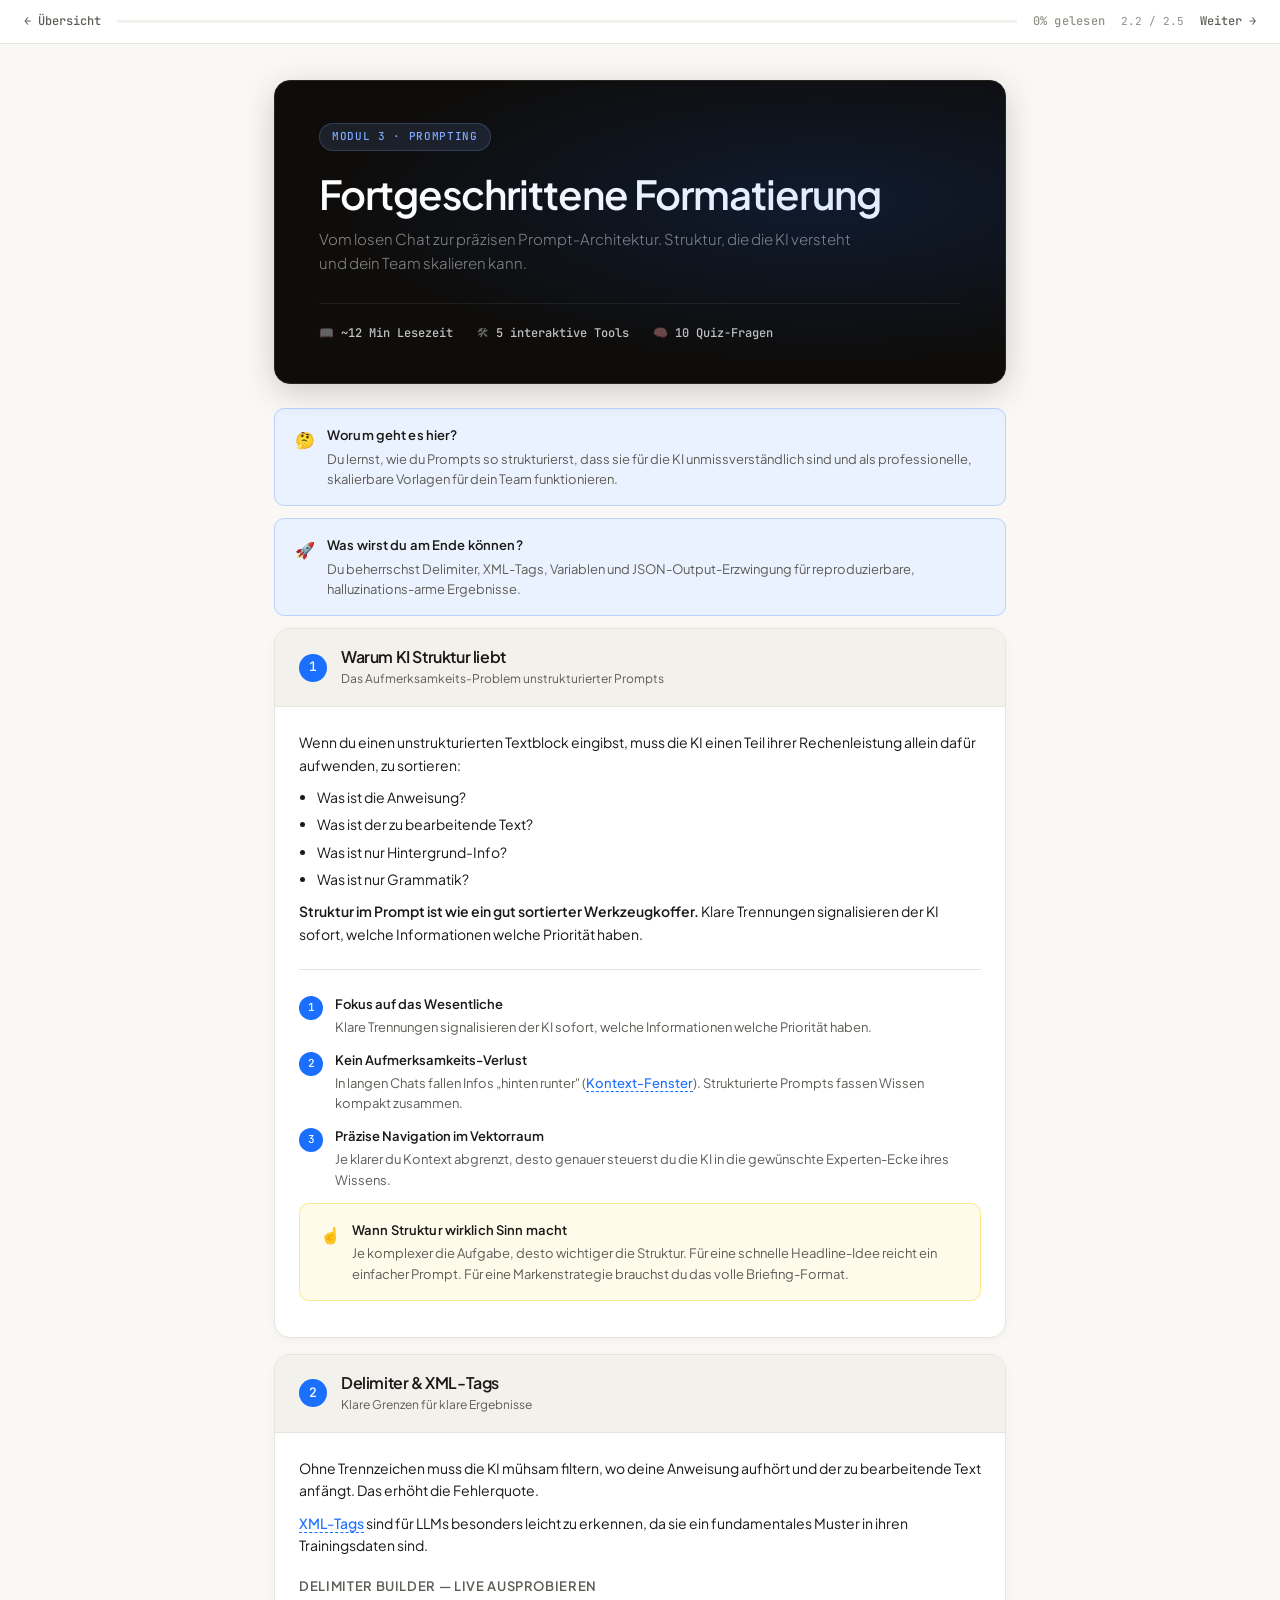
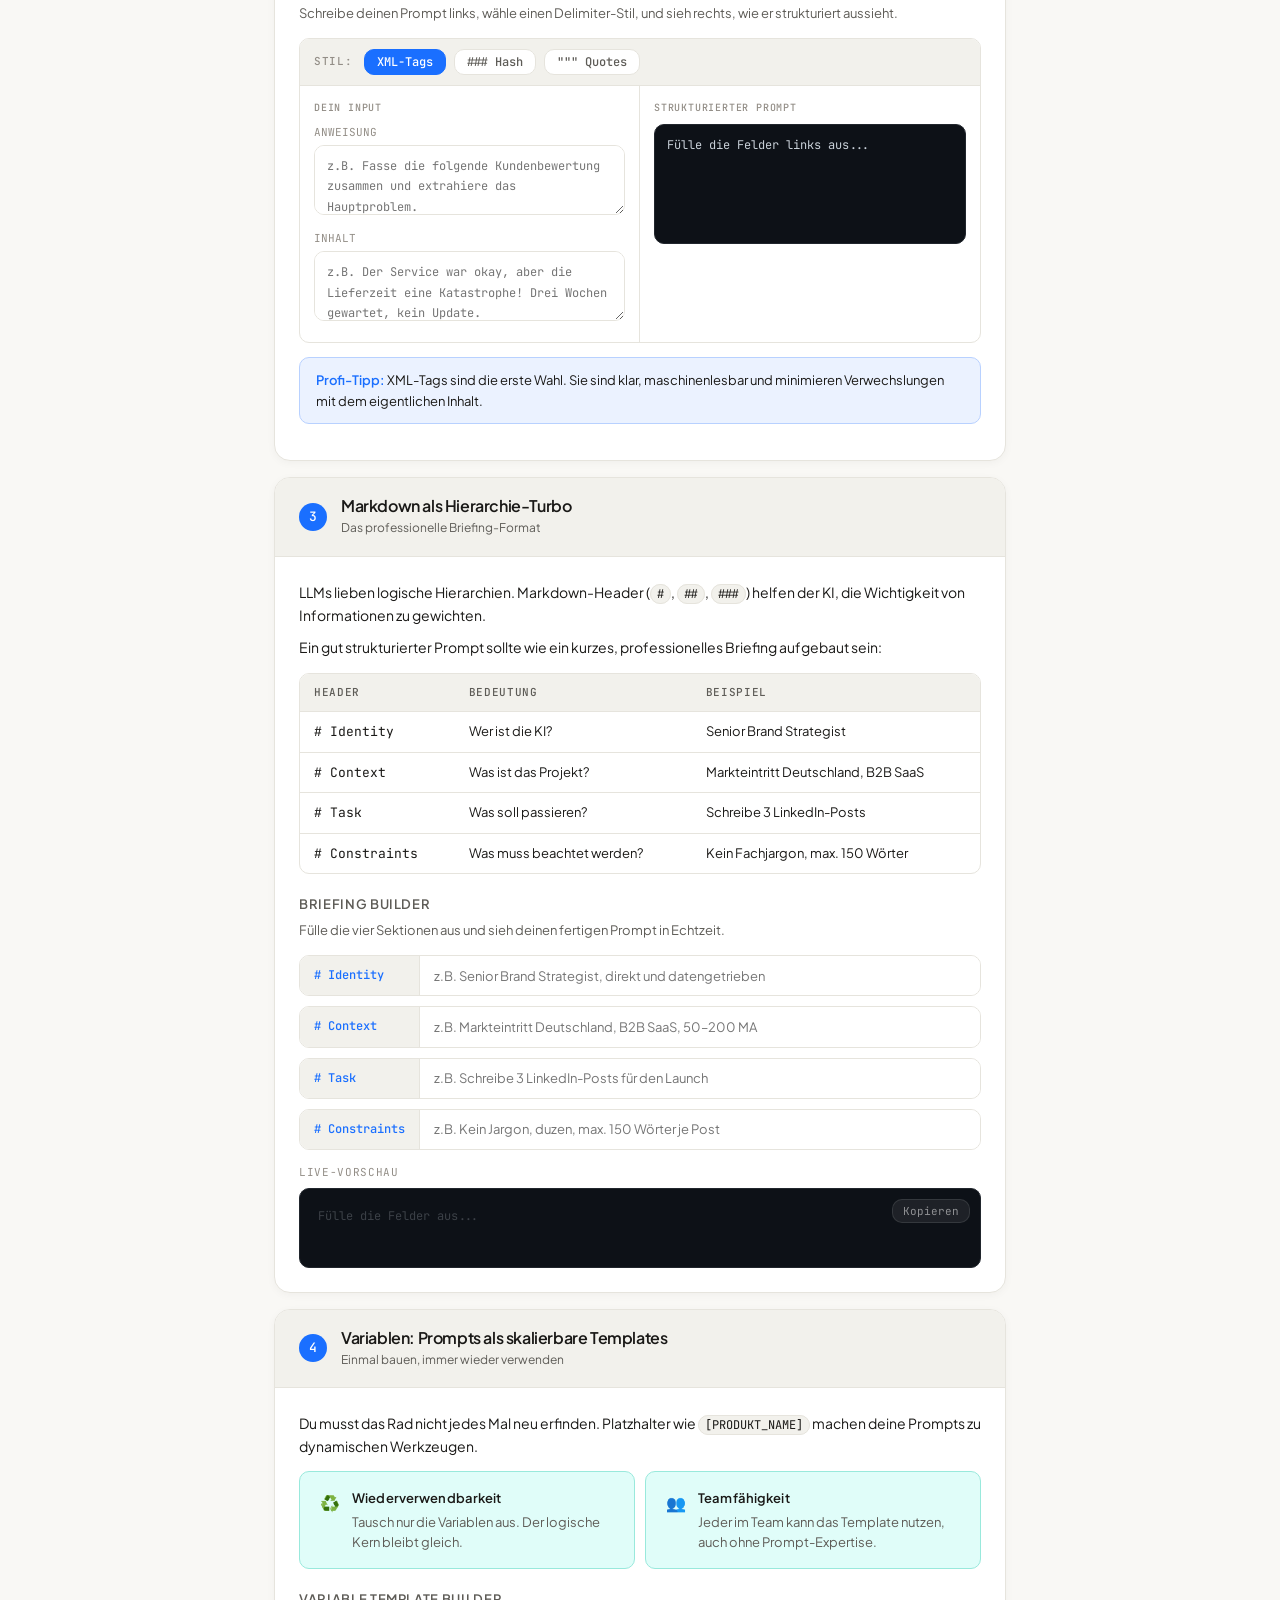
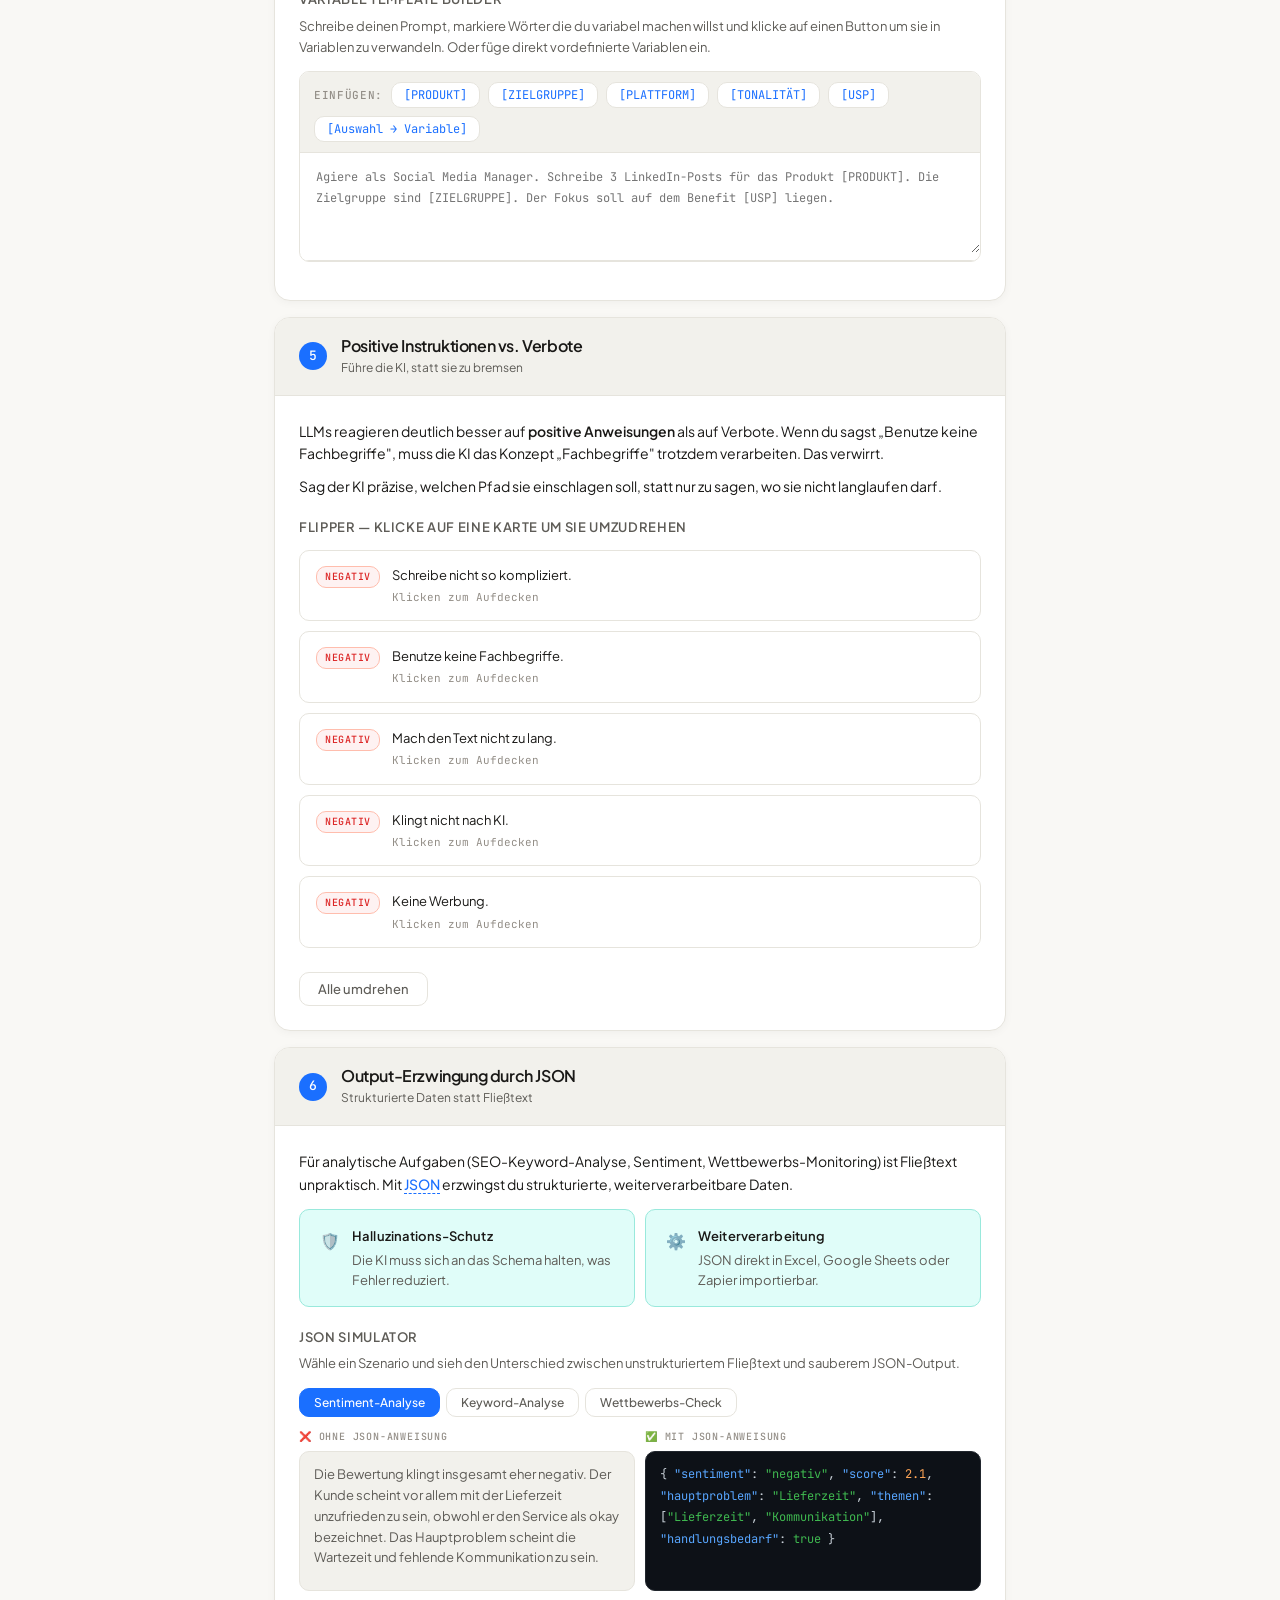
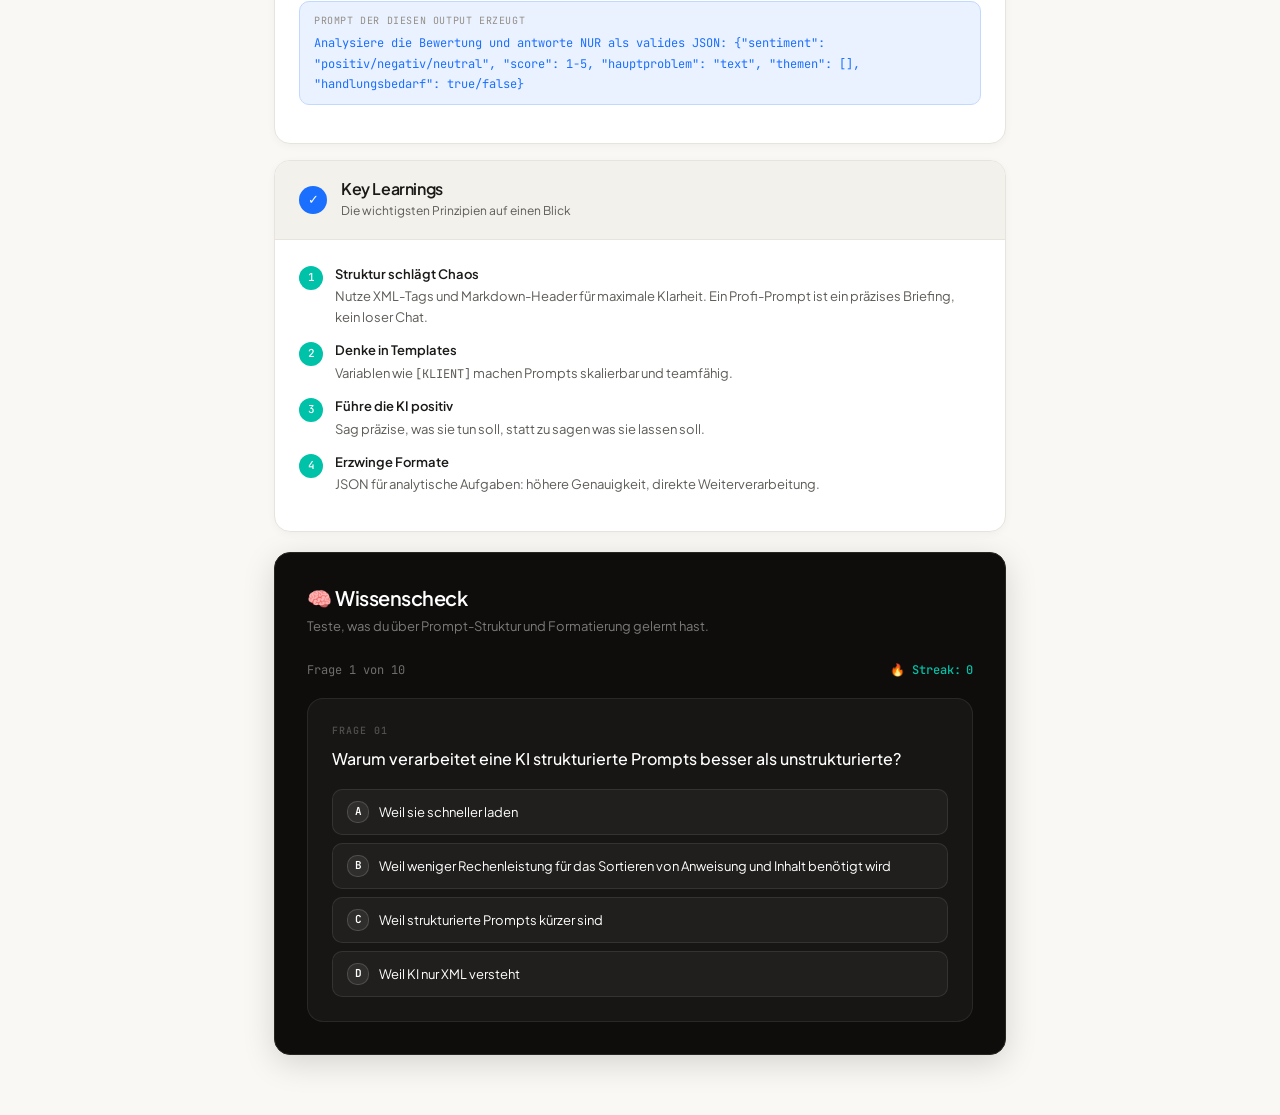
<file: module-2-2.html>
<!DOCTYPE html>
<html lang="de">
<head>
<meta charset="UTF-8">
<meta name="viewport" content="width=device-width, initial-scale=1.0">
<title>Modul 2: Fortgeschrittene Formatierung</title>
<link rel="preconnect" href="https://fonts.googleapis.com">
<link href="https://fonts.googleapis.com/css2?family=Plus+Jakarta+Sans:ital,wght@0,300;0,400;0,500;0,600;0,700;0,800;1,400&family=JetBrains+Mono:wght@400;500&display=swap" rel="stylesheet">
<link rel="stylesheet" href="shared.css">
<style>
/* ═══════════════════════════════════
   INTERACTIVE: DELIMITER BUILDER
═══════════════════════════════════ */
.delim-builder {
  border: 1px solid var(--border);
  border-radius: var(--radius);
  overflow: hidden;
  margin: 14px 0;
}
.delim-toolbar {
  background: var(--surface-2);
  border-bottom: 1px solid var(--border);
  padding: 10px 14px;
  display: flex; align-items: center; gap: 8px; flex-wrap: wrap;
}
.delim-toolbar-label {
  font-size: 11px; font-weight: 500; color: var(--text-subtle);
  font-family: 'JetBrains Mono', monospace; text-transform: uppercase;
  letter-spacing: 0.06em; margin-right: 4px;
}
.delim-btn {
  padding: 4px 12px;
  font-family: 'JetBrains Mono', monospace; font-size: 12px; font-weight: 500;
  border: 1px solid var(--border); border-radius: var(--radius);
  background: var(--surface); color: var(--text-muted);
  cursor: pointer; transition: all 0.15s;
}
.delim-btn:hover { background: var(--accent-light); border-color: var(--accent); color: var(--accent); }
.delim-btn.active { background: var(--accent); border-color: var(--accent); color: white; }
.delim-panels { display: grid; grid-template-columns: 1fr 1fr; }
.delim-panel {
  padding: 14px;
}
.delim-panel:first-child { border-right: 1px solid var(--border); }
.delim-panel-label {
  font-size: 10px; font-weight: 500; letter-spacing: 0.08em; text-transform: uppercase;
  color: var(--text-subtle); margin-bottom: 8px; font-family: 'JetBrains Mono', monospace;
}
.delim-textarea {
  width: 100%; min-height: 120px; resize: vertical;
  font-family: 'JetBrains Mono', monospace; font-size: 12px;
  border: 1px solid var(--border); border-radius: var(--radius);
  padding: 10px 12px; outline: none; line-height: 1.7;
  color: var(--text); background: var(--surface);
  transition: border-color 0.15s;
}
.delim-textarea:focus { border-color: var(--accent); }
.delim-preview {
  min-height: 120px; background: #0D1117;
  border-radius: var(--radius); padding: 10px 12px;
  font-family: 'JetBrains Mono', monospace; font-size: 12px;
  line-height: 1.75; color: #C9D1D9; border: 1px solid #21262D;
  white-space: pre-wrap; overflow-x: auto;
}
.delim-preview .xml-tag { color: #58A6FF; }
.delim-preview .xml-content { color: #C9D1D9; }
.delim-preview .hash-delim { color: #FFA657; }
.delim-preview .quote-delim { color: #3FB950; }

/* ═══════════════════════════════════
   INTERACTIVE: BRIEFING BUILDER
═══════════════════════════════════ */
.briefing-grid { display: grid; gap: 10px; margin: 14px 0; }
.briefing-row {
  display: grid; grid-template-columns: 120px 1fr; gap: 0;
  border: 1px solid var(--border); border-radius: var(--radius); overflow: hidden;
}
.briefing-key {
  background: var(--surface-2);
  border-right: 1px solid var(--border);
  padding: 10px 14px;
  font-family: 'JetBrains Mono', monospace; font-size: 12px; font-weight: 500;
  color: var(--accent); display: flex; align-items: center;
}
.briefing-input {
  width: 100%; padding: 10px 14px;
  font-family: 'Plus Jakarta Sans', sans-serif; font-size: 13px;
  border: none; outline: none; background: var(--surface); color: var(--text);
}
.briefing-preview-wrap { margin-top: 14px; }
.briefing-preview {
  background: #0D1117; border: 1px solid #21262D;
  border-radius: var(--radius); padding: 16px 18px;
  font-family: 'JetBrains Mono', monospace; font-size: 12px;
  line-height: 1.9; color: #C9D1D9; min-height: 80px;
  position: relative;
}
.bp-h1 { color: #FFA657; font-weight: 500; }
.bp-h2 { color: #58A6FF; }
.bp-body { color: #C9D1D9; }
.bp-empty { color: rgba(201,209,217,0.25); }
.briefing-copy-btn {
  position: absolute; top: 10px; right: 10px;
  background: rgba(255,255,255,0.07); color: rgba(255,255,255,0.5);
  border: 1px solid rgba(255,255,255,0.1); border-radius: var(--radius);
  padding: 4px 10px; font-size: 11px; cursor: pointer; transition: all 0.15s;
  font-family: 'JetBrains Mono', monospace;
}
.briefing-copy-btn:hover { background: rgba(255,255,255,0.12); color: rgba(255,255,255,0.85); }

/* ═══════════════════════════════════
   INTERACTIVE: POSITIVE FLIPPER
═══════════════════════════════════ */
.flipper-grid { display: grid; gap: 10px; margin: 14px 0; }
.flipper-card {
  border: 1px solid var(--border);
  border-radius: var(--radius);
  overflow: hidden;
  cursor: pointer;
  transition: border-color 0.15s;
}
.flipper-card:hover { border-color: var(--accent); }
.flipper-card.flipped { border-color: var(--accent-2); }
.flipper-front, .flipper-back {
  padding: 14px 16px;
  display: flex; align-items: flex-start; gap: 12px;
}
.flipper-back { display: none; background: var(--accent-2-light); }
.flipper-card.flipped .flipper-front { display: none; }
.flipper-card.flipped .flipper-back { display: flex; }
.flip-badge {
  font-family: 'JetBrains Mono', monospace; font-size: 10px; font-weight: 500;
  padding: 2px 8px; border-radius: var(--radius); flex-shrink: 0; margin-top: 1px;
  text-transform: uppercase; letter-spacing: 0.05em;
}
.flip-badge.bad { background: var(--red-light); color: var(--red); border: 1px solid #FFBDAD; }
.flip-badge.good { background: var(--accent-2-light); color: var(--green); border: 1px solid #ABF5D1; }
.flip-text { font-size: 13px; line-height: 1.55; flex: 1; }
.flip-hint {
  font-size: 11px; color: var(--text-subtle); margin-top: 4px;
  font-family: 'JetBrains Mono', monospace;
}
.flipper-card.flipped .flip-text { color: var(--green); font-weight: 500; }
.flipper-all-btn {
  margin-top: 10px;
  padding: 8px 18px; font-size: 13px; font-weight: 500;
  border: 1px solid var(--border); border-radius: var(--radius);
  background: var(--surface); color: var(--text-muted);
  cursor: pointer; transition: all 0.15s; font-family: 'Plus Jakarta Sans', sans-serif;
}
.flipper-all-btn:hover { background: var(--surface-2); color: var(--text); }

/* ═══════════════════════════════════
   INTERACTIVE: VARIABLE TEMPLATE BUILDER
═══════════════════════════════════ */
.var-builder { border: 1px solid var(--border); border-radius: var(--radius); overflow: hidden; margin: 14px 0; }
.var-toolbar {
  background: var(--surface-2); border-bottom: 1px solid var(--border);
  padding: 10px 14px; display: flex; align-items: center; gap: 8px; flex-wrap: wrap;
}
.var-toolbar-label { font-size: 11px; font-weight: 500; color: var(--text-subtle); font-family: 'JetBrains Mono', monospace; text-transform: uppercase; letter-spacing: 0.06em; }
.var-pill-btn {
  padding: 4px 12px; font-family: 'JetBrains Mono', monospace; font-size: 12px;
  border: 1px solid var(--border); border-radius: var(--radius);
  background: var(--surface); color: var(--accent); cursor: pointer; transition: all 0.15s;
}
.var-pill-btn:hover { background: var(--accent-light); border-color: var(--accent); }
.var-textarea {
  width: 100%; min-height: 100px; resize: vertical;
  font-family: 'JetBrains Mono', monospace; font-size: 12px;
  border: none; outline: none; padding: 14px 16px;
  line-height: 1.75; color: var(--text); background: var(--surface);
}
.var-divider { height: 1px; background: var(--border); }
.var-fill-section { padding: 14px 16px; background: var(--surface-2); border-top: 1px solid var(--border); }
.var-fill-label { font-size: 11px; color: var(--text-subtle); font-family: 'JetBrains Mono', monospace; text-transform: uppercase; letter-spacing: 0.06em; margin-bottom: 10px; }
.var-fill-grid { display: flex; flex-wrap: wrap; gap: 8px; }
.var-fill-row { display: flex; align-items: center; gap: 6px; }
.var-fill-key {
  font-family: 'JetBrains Mono', monospace; font-size: 11px; font-weight: 500;
  color: var(--accent); background: var(--accent-light); border: 1px solid #C0D9FF;
  padding: 3px 8px; border-radius: var(--radius); white-space: nowrap;
}
.var-fill-input {
  font-family: 'Plus Jakarta Sans', monospace; font-size: 12px;
  border: 1px solid var(--border); border-radius: var(--radius);
  padding: 4px 10px; outline: none; width: 140px;
  background: var(--surface); color: var(--text);
}
.var-fill-input:focus { border-color: var(--accent); }
.var-preview-wrap { border-top: 1px solid var(--border); }
.var-preview {
  background: #0D1117; padding: 14px 16px;
  font-family: 'JetBrains Mono', monospace; font-size: 12px;
  line-height: 1.75; color: #C9D1D9; min-height: 60px;
}
.var-highlight { color: #FFA657; }

/* ═══════════════════════════════════
   INTERACTIVE: JSON SIMULATOR
═══════════════════════════════════ */
.json-sim { margin: 14px 0; }
.json-scenarios { display: flex; gap: 6px; flex-wrap: wrap; margin-bottom: 12px; }
.json-scenario-btn {
  padding: 6px 14px; font-size: 12px; font-weight: 500;
  border: 1px solid var(--border); border-radius: var(--radius);
  background: var(--surface); color: var(--text-muted);
  cursor: pointer; transition: all 0.15s; font-family: 'Plus Jakarta Sans', sans-serif;
}
.json-scenario-btn.active { background: var(--accent); border-color: var(--accent); color: white; }
.json-cols { display: grid; grid-template-columns: 1fr 1fr; gap: 10px; }
.json-col-label {
  font-size: 10px; font-weight: 500; letter-spacing: 0.08em; text-transform: uppercase;
  color: var(--text-subtle); margin-bottom: 6px; font-family: 'JetBrains Mono', monospace;
}
.json-freetext {
  background: var(--surface-2); border: 1px solid var(--border);
  border-radius: var(--radius); padding: 12px 14px;
  font-size: 13px; line-height: 1.6; color: var(--text-muted);
  min-height: 140px;
}
.json-structured {
  background: #0D1117; border: 1px solid #21262D;
  border-radius: var(--radius); padding: 12px 14px;
  font-family: 'JetBrains Mono', monospace; font-size: 12px;
  line-height: 1.8; color: #C9D1D9; min-height: 140px;
}
.json-key { color: #58A6FF; }
.json-str { color: #3FB950; }
.json-num { color: #FFA657; }
.json-bool-true { color: #3FB950; }
.json-bool-false { color: #F85149; }
.json-prompt-preview {
  margin-top: 10px;
  background: var(--accent-light); border: 1px solid #C0D9FF;
  border-radius: var(--radius); padding: 10px 14px;
  font-family: 'JetBrains Mono', monospace; font-size: 12px;
  line-height: 1.7; color: var(--accent);
}
.json-prompt-label { font-size: 10px; text-transform: uppercase; letter-spacing: 0.06em; color: var(--text-subtle); margin-bottom: 4px; }

@media(max-width: 600px) {
  .delim-panels { grid-template-columns: 1fr; }
  .json-cols { grid-template-columns: 1fr; }
  .briefing-row { grid-template-columns: 90px 1fr; }
}
</style>
</head>
<body>

<!-- Progress Bar -->
<div id="progress-bar-wrap">
  <a href="topic-prompting.html" class="mod-nav-back">← Übersicht</a>
  <div id="progress-bar-track"><div id="progress-bar-fill"></div></div>
  <div id="progress-label">0% gelesen</div>
  <span class="mod-nav-indicator">2.2 / 2.5</span>
  <a href="module-2-3.html" class="mod-nav-next">Weiter →</a>
</div>

<div class="container">

  <!-- HERO -->
  <div class="hero">
    <div class="module-tag">Modul 3 · Prompting</div>
    <h1>Fortgeschrittene Formatierung</h1>
    <p>Vom losen Chat zur präzisen Prompt-Architektur. Struktur, die die KI versteht und dein Team skalieren kann.</p>
    <div class="hero-meta">
      <div class="hero-meta-item">📖 <span>~12 Min Lesezeit</span></div>
      <div class="hero-meta-item">🛠 <span>5 interaktive Tools</span></div>
      <div class="hero-meta-item">🧠 <span>10 Quiz-Fragen</span></div>
    </div>
  </div>

  <!-- CALLOUTS -->
  <div class="callout blue">
    <div class="callout-icon">🤔</div>
    <div class="callout-text">
      <strong>Worum geht es hier?</strong>
      <p>Du lernst, wie du Prompts so strukturierst, dass sie für die KI unmissverständlich sind und als professionelle, skalierbare Vorlagen für dein Team funktionieren.</p>
    </div>
  </div>
  <div class="callout blue">
    <div class="callout-icon">🚀</div>
    <div class="callout-text">
      <strong>Was wirst du am Ende können?</strong>
      <p>Du beherrschst Delimiter, XML-Tags, Variablen und JSON-Output-Erzwingung für reproduzierbare, halluzinations-arme Ergebnisse.</p>
    </div>
  </div>

  <!-- ══════════════════════════════════
       SECTION 1: WARUM STRUKTUR
  ══════════════════════════════════ -->
  <div class="section">
    <div class="section-header">
      <div class="section-num">1</div>
      <div>
        <h2>Warum KI Struktur liebt</h2>
        <p>Das Aufmerksamkeits-Problem unstrukturierter Prompts</p>
      </div>
    </div>
    <div class="section-body">
      <p>Wenn du einen unstrukturierten Textblock eingibst, muss die KI einen Teil ihrer Rechenleistung allein dafür aufwenden, zu sortieren:</p>
      <ul>
        <li>Was ist die Anweisung?</li>
        <li>Was ist der zu bearbeitende Text?</li>
        <li>Was ist nur Hintergrund-Info?</li>
        <li>Was ist nur Grammatik?</li>
      </ul>
      <p><strong>Struktur im Prompt ist wie ein gut sortierter Werkzeugkoffer.</strong> Klare Trennungen signalisieren der KI sofort, welche Informationen welche Priorität haben.</p>

      <hr class="divider">

      <div class="chain-step">
        <div class="chain-num">1</div>
        <div class="chain-content">
          <strong>Fokus auf das Wesentliche</strong>
          <p>Klare Trennungen signalisieren der KI sofort, welche Informationen welche Priorität haben.</p>
        </div>
      </div>
      <div class="chain-step">
        <div class="chain-num">2</div>
        <div class="chain-content">
          <strong>Kein Aufmerksamkeits-Verlust</strong>
          <p>In langen Chats fallen Infos „hinten runter" (<span class="tooltip-word">Kontext-Fenster<span class="tooltip-popup">Das Kontext-Fenster ist der maximale Text, den ein LLM gleichzeitig im Blick hat. Ältere Informationen fallen raus, sobald es voll ist.</span></span>). Strukturierte Prompts fassen Wissen kompakt zusammen.</p>
        </div>
      </div>
      <div class="chain-step">
        <div class="chain-num">3</div>
        <div class="chain-content">
          <strong>Präzise Navigation im Vektorraum</strong>
          <p>Je klarer du Kontext abgrenzt, desto genauer steuerst du die KI in die gewünschte Experten-Ecke ihres Wissens.</p>
        </div>
      </div>

      <div class="callout yellow">
        <div class="callout-icon">☝️</div>
        <div class="callout-text">
          <strong>Wann Struktur wirklich Sinn macht</strong>
          <p>Je komplexer die Aufgabe, desto wichtiger die Struktur. Für eine schnelle Headline-Idee reicht ein einfacher Prompt. Für eine Markenstrategie brauchst du das volle Briefing-Format.</p>
        </div>
      </div>
    </div>
  </div>

  <!-- ══════════════════════════════════
       SECTION 2: DELIMITER & XML
  ══════════════════════════════════ -->
  <div class="section">
    <div class="section-header">
      <div class="section-num">2</div>
      <div>
        <h2>Delimiter &amp; XML-Tags</h2>
        <p>Klare Grenzen für klare Ergebnisse</p>
      </div>
    </div>
    <div class="section-body">
      <p>Ohne Trennzeichen muss die KI mühsam filtern, wo deine Anweisung aufhört und der zu bearbeitende Text anfängt. Das erhöht die Fehlerquote.</p>
      <p><span class="tooltip-word">XML-Tags<span class="tooltip-popup">XML-Tags sind Markierungen wie &lt;instruction&gt;...&lt;/instruction&gt;. LLMs erkennen sie sofort, weil sie ein fundamentales Muster in ihren Trainingsdaten sind.</span></span> sind für LLMs besonders leicht zu erkennen, da sie ein fundamentales Muster in ihren Trainingsdaten sind.</p>

      <h3>Delimiter Builder — Live ausprobieren</h3>
      <p style="font-size:13px;color:var(--text-muted);margin-bottom:12px;">Schreibe deinen Prompt links, wähle einen Delimiter-Stil, und sieh rechts, wie er strukturiert aussieht.</p>

      <div class="delim-builder">
        <div class="delim-toolbar">
          <span class="delim-toolbar-label">Stil:</span>
          <button class="delim-btn active" onclick="setDelimStyle('xml', this)">XML-Tags</button>
          <button class="delim-btn" onclick="setDelimStyle('hash', this)">### Hash</button>
          <button class="delim-btn" onclick="setDelimStyle('quote', this)">""" Quotes</button>
        </div>
        <div class="delim-panels">
          <div class="delim-panel">
            <div class="delim-panel-label">Dein Input</div>
            <div style="display:grid;gap:8px;">
              <div>
                <div style="font-size:11px;color:var(--text-subtle);font-family:'JetBrains Mono',monospace;margin-bottom:4px;">ANWEISUNG</div>
                <textarea class="delim-textarea" id="delim-instruction" placeholder="z.B. Fasse die folgende Kundenbewertung zusammen und extrahiere das Hauptproblem." oninput="updateDelimPreview()" style="min-height:70px;"></textarea>
              </div>
              <div>
                <div style="font-size:11px;color:var(--text-subtle);font-family:'JetBrains Mono',monospace;margin-bottom:4px;">INHALT</div>
                <textarea class="delim-textarea" id="delim-content" placeholder="z.B. Der Service war okay, aber die Lieferzeit eine Katastrophe! Drei Wochen gewartet, kein Update." oninput="updateDelimPreview()" style="min-height:70px;"></textarea>
              </div>
            </div>
          </div>
          <div class="delim-panel">
            <div class="delim-panel-label">Strukturierter Prompt</div>
            <div class="delim-preview" id="delim-preview">Fülle die Felder links aus...</div>
          </div>
        </div>
      </div>

      <div class="highlight-box" style="margin-top:4px;">
        <strong>Profi-Tipp:</strong> XML-Tags sind die erste Wahl. Sie sind klar, maschinenlesbar und minimieren Verwechslungen mit dem eigentlichen Inhalt.
      </div>
    </div>
  </div>

  <!-- ══════════════════════════════════
       SECTION 3: MARKDOWN BRIEFING
  ══════════════════════════════════ -->
  <div class="section">
    <div class="section-header">
      <div class="section-num">3</div>
      <div>
        <h2>Markdown als Hierarchie-Turbo</h2>
        <p>Das professionelle Briefing-Format</p>
      </div>
    </div>
    <div class="section-body">
      <p>LLMs lieben logische Hierarchien. Markdown-Header (<code style="font-family:'JetBrains Mono',monospace;font-size:12px;background:var(--surface-2);padding:1px 6px;border-radius:var(--radius);border:1px solid var(--border);">#</code>, <code style="font-family:'JetBrains Mono',monospace;font-size:12px;background:var(--surface-2);padding:1px 6px;border-radius:var(--radius);border:1px solid var(--border);">##</code>, <code style="font-family:'JetBrains Mono',monospace;font-size:12px;background:var(--surface-2);padding:1px 6px;border-radius:var(--radius);border:1px solid var(--border);">###</code>) helfen der KI, die Wichtigkeit von Informationen zu gewichten.</p>
      <p>Ein gut strukturierter Prompt sollte wie ein kurzes, professionelles Briefing aufgebaut sein:</p>

      <div class="table-wrap">
        <table>
          <thead><tr><th>Header</th><th>Bedeutung</th><th>Beispiel</th></tr></thead>
          <tbody>
            <tr><td><code style="font-family:'JetBrains Mono',monospace;"># Identity</code></td><td>Wer ist die KI?</td><td>Senior Brand Strategist</td></tr>
            <tr><td><code style="font-family:'JetBrains Mono',monospace;"># Context</code></td><td>Was ist das Projekt?</td><td>Markteintritt Deutschland, B2B SaaS</td></tr>
            <tr><td><code style="font-family:'JetBrains Mono',monospace;"># Task</code></td><td>Was soll passieren?</td><td>Schreibe 3 LinkedIn-Posts</td></tr>
            <tr><td><code style="font-family:'JetBrains Mono',monospace;"># Constraints</code></td><td>Was muss beachtet werden?</td><td>Kein Fachjargon, max. 150 Wörter</td></tr>
          </tbody>
        </table>
      </div>

      <h3>Briefing Builder</h3>
      <p style="font-size:13px;color:var(--text-muted);margin-bottom:12px;">Fülle die vier Sektionen aus und sieh deinen fertigen Prompt in Echtzeit.</p>

      <div class="briefing-grid">
        <div class="briefing-row">
          <div class="briefing-key"># Identity</div>
          <input class="briefing-input" id="b-identity" placeholder="z.B. Senior Brand Strategist, direkt und datengetrieben" oninput="updateBriefing()">
        </div>
        <div class="briefing-row">
          <div class="briefing-key"># Context</div>
          <input class="briefing-input" id="b-context" placeholder="z.B. Markteintritt Deutschland, B2B SaaS, 50–200 MA" oninput="updateBriefing()">
        </div>
        <div class="briefing-row">
          <div class="briefing-key"># Task</div>
          <input class="briefing-input" id="b-task" placeholder="z.B. Schreibe 3 LinkedIn-Posts für den Launch" oninput="updateBriefing()">
        </div>
        <div class="briefing-row">
          <div class="briefing-key"># Constraints</div>
          <input class="briefing-input" id="b-constraints" placeholder="z.B. Kein Jargon, duzen, max. 150 Wörter je Post" oninput="updateBriefing()">
        </div>
      </div>

      <div class="briefing-preview-wrap">
        <div style="font-size:11px;color:var(--text-subtle);font-family:'JetBrains Mono',monospace;text-transform:uppercase;letter-spacing:0.06em;margin-bottom:6px;">Live-Vorschau</div>
        <div class="briefing-preview" id="briefing-preview">
          <button class="briefing-copy-btn" onclick="copyBriefing()">Kopieren</button>
          <span id="briefing-preview-text" style="color:rgba(201,209,217,0.25);">Fülle die Felder aus...</span>
        </div>
      </div>
    </div>
  </div>

  <!-- ══════════════════════════════════
       SECTION 4: VARIABLEN
  ══════════════════════════════════ -->
  <div class="section">
    <div class="section-header">
      <div class="section-num">4</div>
      <div>
        <h2>Variablen: Prompts als skalierbare Templates</h2>
        <p>Einmal bauen, immer wieder verwenden</p>
      </div>
    </div>
    <div class="section-body">
      <p>Du musst das Rad nicht jedes Mal neu erfinden. Platzhalter wie <code style="font-family:'JetBrains Mono',monospace;font-size:12px;background:var(--surface-2);padding:1px 6px;border-radius:var(--radius);border:1px solid var(--border);">[PRODUKT_NAME]</code> machen deine Prompts zu dynamischen Werkzeugen.</p>

      <div style="display:grid;grid-template-columns:1fr 1fr;gap:10px;margin:14px 0;">
        <div class="callout green" style="margin:0;">
          <div class="callout-icon">♻️</div>
          <div class="callout-text">
            <strong>Wiederverwendbarkeit</strong>
            <p>Tausch nur die Variablen aus. Der logische Kern bleibt gleich.</p>
          </div>
        </div>
        <div class="callout green" style="margin:0;">
          <div class="callout-icon">👥</div>
          <div class="callout-text">
            <strong>Teamfähigkeit</strong>
            <p>Jeder im Team kann das Template nutzen, auch ohne Prompt-Expertise.</p>
          </div>
        </div>
      </div>

      <h3>Variable Template Builder</h3>
      <p style="font-size:13px;color:var(--text-muted);margin-bottom:12px;">Schreibe deinen Prompt, markiere Wörter die du variabel machen willst und klicke auf einen Button um sie in Variablen zu verwandeln. Oder füge direkt vordefinierte Variablen ein.</p>

      <div class="var-builder">
        <div class="var-toolbar">
          <span class="var-toolbar-label">Einfügen:</span>
          <button class="var-pill-btn" onclick="insertVar('[PRODUKT]')">[PRODUKT]</button>
          <button class="var-pill-btn" onclick="insertVar('[ZIELGRUPPE]')">[ZIELGRUPPE]</button>
          <button class="var-pill-btn" onclick="insertVar('[PLATTFORM]')">[PLATTFORM]</button>
          <button class="var-pill-btn" onclick="insertVar('[TONALITÄT]')">[TONALITÄT]</button>
          <button class="var-pill-btn" onclick="insertVar('[USP]')">[USP]</button>
          <button class="var-pill-btn" onclick="wrapSelection()">[Auswahl → Variable]</button>
        </div>
        <textarea class="var-textarea" id="var-input" placeholder="Agiere als Social Media Manager. Schreibe 3 LinkedIn-Posts für das Produkt [PRODUKT]. Die Zielgruppe sind [ZIELGRUPPE]. Der Fokus soll auf dem Benefit [USP] liegen." oninput="updateVarPreview()"></textarea>
        <div class="var-divider"></div>
        <div class="var-fill-section" id="var-fill-section" style="display:none;">
          <div class="var-fill-label">Variablen befüllen</div>
          <div class="var-fill-grid" id="var-fill-grid"></div>
        </div>
        <div class="var-preview-wrap" id="var-preview-wrap" style="display:none;">
          <div class="var-preview" id="var-preview"></div>
        </div>
      </div>
    </div>
  </div>

  <!-- ══════════════════════════════════
       SECTION 5: POSITIV VS. NEGATIV
  ══════════════════════════════════ -->
  <div class="section">
    <div class="section-header">
      <div class="section-num">5</div>
      <div>
        <h2>Positive Instruktionen vs. Verbote</h2>
        <p>Führe die KI, statt sie zu bremsen</p>
      </div>
    </div>
    <div class="section-body">
      <p>LLMs reagieren deutlich besser auf <strong>positive Anweisungen</strong> als auf Verbote. Wenn du sagst „Benutze keine Fachbegriffe", muss die KI das Konzept „Fachbegriffe" trotzdem verarbeiten. Das verwirrt.</p>
      <p>Sag der KI präzise, welchen Pfad sie einschlagen soll, statt nur zu sagen, wo sie nicht langlaufen darf.</p>

      <h3>Flipper — Klicke auf eine Karte um sie umzudrehen</h3>

      <div class="flipper-grid" id="flipper-grid"></div>
      <button class="flipper-all-btn" onclick="flipAll()">Alle umdrehen</button>
    </div>
  </div>

  <!-- ══════════════════════════════════
       SECTION 6: JSON OUTPUT
  ══════════════════════════════════ -->
  <div class="section">
    <div class="section-header">
      <div class="section-num">6</div>
      <div>
        <h2>Output-Erzwingung durch JSON</h2>
        <p>Strukturierte Daten statt Fließtext</p>
      </div>
    </div>
    <div class="section-body">
      <p>Für analytische Aufgaben (SEO-Keyword-Analyse, Sentiment, Wettbewerbs-Monitoring) ist Fließtext unpraktisch. Mit <span class="tooltip-word">JSON<span class="tooltip-popup">JSON (JavaScript Object Notation) ist ein standardisiertes Datenformat mit Schlüssel-Wert-Paaren. Fast jedes Tool, von Excel bis Zapier, versteht es direkt.</span></span> erzwingst du strukturierte, weiterverarbeitbare Daten.</p>

      <div style="display:grid;grid-template-columns:1fr 1fr;gap:10px;margin:14px 0;">
        <div class="callout green" style="margin:0;">
          <div class="callout-icon">🛡️</div>
          <div class="callout-text">
            <strong>Halluzinations-Schutz</strong>
            <p>Die KI muss sich an das Schema halten, was Fehler reduziert.</p>
          </div>
        </div>
        <div class="callout green" style="margin:0;">
          <div class="callout-icon">⚙️</div>
          <div class="callout-text">
            <strong>Weiterverarbeitung</strong>
            <p>JSON direkt in Excel, Google Sheets oder Zapier importierbar.</p>
          </div>
        </div>
      </div>

      <h3>JSON Simulator</h3>
      <p style="font-size:13px;color:var(--text-muted);margin-bottom:12px;">Wähle ein Szenario und sieh den Unterschied zwischen unstrukturiertem Fließtext und sauberem JSON-Output.</p>

      <div class="json-sim">
        <div class="json-scenarios" id="json-scenarios"></div>
        <div class="json-cols">
          <div>
            <div class="json-col-label">❌ Ohne JSON-Anweisung</div>
            <div class="json-freetext" id="json-free"></div>
          </div>
          <div>
            <div class="json-col-label">✅ Mit JSON-Anweisung</div>
            <div class="json-structured" id="json-struct"></div>
          </div>
        </div>
        <div class="json-prompt-preview" id="json-prompt-preview" style="display:none;">
          <div class="json-prompt-label">Prompt der diesen Output erzeugt</div>
          <span id="json-prompt-text"></span>
        </div>
      </div>
    </div>
  </div>

  <!-- ══════════════════════════════════
       KEY LEARNINGS
  ══════════════════════════════════ -->
  <div class="section">
    <div class="section-header">
      <div class="section-num">✓</div>
      <div>
        <h2>Key Learnings</h2>
        <p>Die wichtigsten Prinzipien auf einen Blick</p>
      </div>
    </div>
    <div class="section-body">
      <div class="chain-step">
        <div class="chain-num" style="background:var(--accent-2);">1</div>
        <div class="chain-content">
          <strong>Struktur schlägt Chaos</strong>
          <p>Nutze XML-Tags und Markdown-Header für maximale Klarheit. Ein Profi-Prompt ist ein präzises Briefing, kein loser Chat.</p>
        </div>
      </div>
      <div class="chain-step">
        <div class="chain-num" style="background:var(--accent-2);">2</div>
        <div class="chain-content">
          <strong>Denke in Templates</strong>
          <p>Variablen wie <code style="font-family:'JetBrains Mono',monospace;font-size:12px;">[KLIENT]</code> machen Prompts skalierbar und teamfähig.</p>
        </div>
      </div>
      <div class="chain-step">
        <div class="chain-num" style="background:var(--accent-2);">3</div>
        <div class="chain-content">
          <strong>Führe die KI positiv</strong>
          <p>Sag präzise, was sie tun soll, statt zu sagen was sie lassen soll.</p>
        </div>
      </div>
      <div class="chain-step">
        <div class="chain-num" style="background:var(--accent-2);">4</div>
        <div class="chain-content">
          <strong>Erzwinge Formate</strong>
          <p>JSON für analytische Aufgaben: höhere Genauigkeit, direkte Weiterverarbeitung.</p>
        </div>
      </div>
    </div>
  </div>

  <!-- ══════════════════════════════════
       QUIZ
  ══════════════════════════════════ -->
  <div class="quiz-section">
    <h2>🧠 Wissenscheck</h2>
    <p>Teste, was du über Prompt-Struktur und Formatierung gelernt hast.</p>
    <div class="quiz-progress">
      <div class="quiz-progress-text" id="quiz-progress-text">Frage 1 von 10</div>
      <div class="quiz-streak" id="streak-display">🔥 Streak: <span id="streak-count">0</span></div>
    </div>
    <div id="quiz-game">
      <div class="quiz-card">
        <div class="quiz-q-num" id="q-num">FRAGE 01</div>
        <div class="quiz-question" id="q-text"></div>
        <div class="quiz-options" id="q-options"></div>
        <div class="quiz-feedback" id="q-feedback"></div>
        <button class="quiz-next-btn" id="next-btn" onclick="nextQuestion()">Weiter →</button>
      </div>
    </div>
    <div class="result-card" id="result-card">
      <div class="result-badge" id="result-badge"></div>
      <div class="result-title" id="result-title"></div>
      <div class="result-sub" id="result-sub"></div>
      <div class="result-score" id="result-score"></div>
      <div class="result-score-label">richtige Antworten</div>
      <button class="result-restart-btn" onclick="restartQuiz()">Quiz wiederholen</button>
    </div>
  </div>

</div><!-- /container -->

<script>
// ─── PROGRESS BAR ─────────────────────────────
window.addEventListener('scroll', () => {
  const pct = Math.min(100, Math.round((window.scrollY / (document.documentElement.scrollHeight - window.innerHeight)) * 100));
  document.getElementById('progress-bar-fill').style.width = pct + '%';
  document.getElementById('progress-label').textContent = pct + '% gelesen';
});

// ═══════════════════════════════════
// DELIMITER BUILDER
// ═══════════════════════════════════
let delimStyle = 'xml';

function setDelimStyle(style, btn) {
  delimStyle = style;
  document.querySelectorAll('.delim-btn').forEach(b => b.classList.remove('active'));
  btn.classList.add('active');
  updateDelimPreview();
}

function updateDelimPreview() {
  const instruction = document.getElementById('delim-instruction').value.trim();
  const content = document.getElementById('delim-content').value.trim();
  const preview = document.getElementById('delim-preview');
  if (!instruction && !content) {
    preview.innerHTML = '<span style="color:rgba(201,209,217,0.3)">Fülle die Felder links aus...</span>';
    return;
  }
  let html = '';
  if (delimStyle === 'xml') {
    if (instruction) html += `<span class="xml-tag">&lt;instruction&gt;</span>\n<span class="xml-content">${esc(instruction)}</span>\n<span class="xml-tag">&lt;/instruction&gt;</span>`;
    if (instruction && content) html += '\n\n';
    if (content) html += `<span class="xml-tag">&lt;content&gt;</span>\n<span class="xml-content">${esc(content)}</span>\n<span class="xml-tag">&lt;/content&gt;</span>`;
  } else if (delimStyle === 'hash') {
    if (instruction) html += `<span class="hash-delim">### ANWEISUNG ###</span>\n<span class="xml-content">${esc(instruction)}</span>`;
    if (instruction && content) html += '\n\n';
    if (content) html += `<span class="hash-delim">### INHALT ###</span>\n<span class="xml-content">${esc(content)}</span>`;
  } else {
    if (instruction) html += `<span class="quote-delim">"""</span>\n<span class="xml-content">${esc(instruction)}</span>\n<span class="quote-delim">"""</span>`;
    if (instruction && content) html += '\n\n';
    if (content) html += `<span class="quote-delim">"""</span>\n<span class="xml-content">${esc(content)}</span>\n<span class="quote-delim">"""</span>`;
  }
  preview.innerHTML = html;
}

function esc(str) {
  return str.replace(/&/g,'&amp;').replace(/</g,'&lt;').replace(/>/g,'&gt;');
}

// ═══════════════════════════════════
// BRIEFING BUILDER
// ═══════════════════════════════════
function updateBriefing() {
  const identity = document.getElementById('b-identity').value.trim();
  const context = document.getElementById('b-context').value.trim();
  const task = document.getElementById('b-task').value.trim();
  const constraints = document.getElementById('b-constraints').value.trim();
  const el = document.getElementById('briefing-preview-text');
  const parts = [];
  if (identity) parts.push(`<span class="bp-h1"># Identity</span>\n<span class="bp-body">${esc(identity)}</span>`);
  if (context) parts.push(`<span class="bp-h1"># Context</span>\n<span class="bp-body">${esc(context)}</span>`);
  if (task) parts.push(`<span class="bp-h1"># Task</span>\n<span class="bp-body">${esc(task)}</span>`);
  if (constraints) parts.push(`<span class="bp-h1"># Constraints</span>\n<span class="bp-body">${esc(constraints)}</span>`);
  if (parts.length === 0) {
    el.innerHTML = '<span style="color:rgba(201,209,217,0.25)">Fülle die Felder aus...</span>';
  } else {
    el.innerHTML = parts.join('\n\n');
    el.style.color = '';
  }
}

function copyBriefing() {
  const text = document.getElementById('briefing-preview-text').innerText;
  navigator.clipboard.writeText(text);
  const btn = document.querySelector('.briefing-copy-btn');
  btn.textContent = 'Kopiert ✓';
  setTimeout(() => btn.textContent = 'Kopieren', 1500);
}

// ═══════════════════════════════════
// VARIABLE BUILDER
// ═══════════════════════════════════
function insertVar(v) {
  const ta = document.getElementById('var-input');
  const start = ta.selectionStart;
  const end = ta.selectionEnd;
  const val = ta.value;
  ta.value = val.slice(0, start) + v + val.slice(end);
  ta.selectionStart = ta.selectionEnd = start + v.length;
  ta.focus();
  updateVarPreview();
}

function wrapSelection() {
  const ta = document.getElementById('var-input');
  const start = ta.selectionStart;
  const end = ta.selectionEnd;
  if (start === end) { alert('Markiere zuerst ein Wort im Textfeld.'); return; }
  const selected = ta.value.slice(start, end).toUpperCase().replace(/\s+/g,'_');
  const varName = '[' + selected + ']';
  ta.value = ta.value.slice(0, start) + varName + ta.value.slice(end);
  updateVarPreview();
}

function updateVarPreview() {
  const text = document.getElementById('var-input').value;
  const matches = [...new Set(text.match(/\[[A-ZÄÖÜ_]+\]/g) || [])];
  const fillSection = document.getElementById('var-fill-section');
  const previewWrap = document.getElementById('var-preview-wrap');

  if (matches.length === 0) {
    fillSection.style.display = 'none';
    previewWrap.style.display = 'none';
    return;
  }

  fillSection.style.display = 'block';
  previewWrap.style.display = 'block';

  const grid = document.getElementById('var-fill-grid');
  const existing = {};
  grid.querySelectorAll('input').forEach(inp => { existing[inp.dataset.var] = inp.value; });
  grid.innerHTML = '';
  matches.forEach(v => {
    const row = document.createElement('div');
    row.className = 'var-fill-row';
    row.innerHTML = `<div class="var-fill-key">${v}</div><input class="var-fill-input" data-var="${v}" placeholder="Wert eingeben..." value="${existing[v]||''}" oninput="renderVarPreview()">`;
    grid.appendChild(row);
  });
  renderVarPreview();
}

function renderVarPreview() {
  const text = document.getElementById('var-input').value;
  const inputs = document.querySelectorAll('.var-fill-input');
  let result = esc(text);
  inputs.forEach(inp => {
    const varKey = esc(inp.dataset.var);
    const val = inp.value.trim();
    if (val) {
      result = result.split(varKey).join(`<span class="var-highlight">${esc(val)}</span>`);
    }
  });
  document.getElementById('var-preview').innerHTML = result;
}

// ═══════════════════════════════════
// POSITIVE FLIPPER
// ═══════════════════════════════════
const flipperData = [
  {
    bad: 'Schreibe nicht so kompliziert.',
    good: 'Schreibe in einfacher Sprache, die ein 12-Jähriger sofort versteht.'
  },
  {
    bad: 'Benutze keine Fachbegriffe.',
    good: 'Erkläre alle Konzepte so, als würdest du sie einem Nicht-Experten erklären. Nutze Alltagssprache.'
  },
  {
    bad: 'Mach den Text nicht zu lang.',
    good: 'Schreibe maximal 150 Wörter. Jeder Satz muss direkt zur Aussage beitragen.'
  },
  {
    bad: 'Klingt nicht nach KI.',
    good: 'Schreibe aktiv, direkt und mit konkreten Beispielen. Vermeide abstrakte Phrasen wie "in der heutigen Zeit".'
  },
  {
    bad: 'Keine Werbung.',
    good: 'Schreibe informativ und faktenbasiert. Der Leser soll am Ende klüger sein, nicht zum Kauf gedrängt.'
  }
];

function buildFlipper() {
  const grid = document.getElementById('flipper-grid');
  flipperData.forEach((item, i) => {
    const card = document.createElement('div');
    card.className = 'flipper-card';
    card.id = 'flip-' + i;
    card.onclick = () => toggleFlip(i);
    card.innerHTML = `
      <div class="flipper-front">
        <span class="flip-badge bad">Negativ</span>
        <div><div class="flip-text">${item.bad}</div><div class="flip-hint">Klicken zum Aufdecken</div></div>
      </div>
      <div class="flipper-back">
        <span class="flip-badge good">Positiv</span>
        <div class="flip-text">${item.good}</div>
      </div>`;
    grid.appendChild(card);
  });
}

function toggleFlip(i) {
  document.getElementById('flip-' + i).classList.toggle('flipped');
}

let allFlipped = false;
function flipAll() {
  allFlipped = !allFlipped;
  flipperData.forEach((_, i) => {
    const card = document.getElementById('flip-' + i);
    if (allFlipped) card.classList.add('flipped');
    else card.classList.remove('flipped');
  });
  document.querySelector('.flipper-all-btn').textContent = allFlipped ? 'Alle zurückdrehen' : 'Alle umdrehen';
}

buildFlipper();

// ═══════════════════════════════════
// JSON SIMULATOR
// ═══════════════════════════════════
const jsonScenarios = [
  {
    label: 'Sentiment-Analyse',
    free: 'Die Bewertung klingt insgesamt eher negativ. Der Kunde scheint vor allem mit der Lieferzeit unzufrieden zu sein, obwohl er den Service als okay bezeichnet. Das Hauptproblem scheint die Wartezeit und fehlende Kommunikation zu sein.',
    struct: `<span class="json-key">"sentiment"</span>: <span class="json-str">"negativ"</span>,\n<span class="json-key">"score"</span>: <span class="json-num">2.1</span>,\n<span class="json-key">"hauptproblem"</span>: <span class="json-str">"Lieferzeit"</span>,\n<span class="json-key">"themen"</span>: [<span class="json-str">"Lieferzeit"</span>, <span class="json-str">"Kommunikation"</span>],\n<span class="json-key">"handlungsbedarf"</span>: <span class="json-bool-true">true</span>`,
    prompt: 'Analysiere die Bewertung und antworte NUR als valides JSON: {"sentiment": "positiv/negativ/neutral", "score": 1-5, "hauptproblem": "text", "themen": [], "handlungsbedarf": true/false}'
  },
  {
    label: 'Keyword-Analyse',
    free: 'Die wichtigsten Keywords sind wahrscheinlich "Projektmanagement Software", "Team Kollaboration" und "Aufgabenverwaltung". Das Suchvolumen ist schwer einzuschätzen, aber der Begriff scheint relevant zu sein. Es gibt auch einige Longtail-Varianten.',
    struct: `<span class="json-key">"keywords"</span>: [\n  {\n    <span class="json-key">"term"</span>: <span class="json-str">"Projektmanagement Software"</span>,\n    <span class="json-key">"intent"</span>: <span class="json-str">"commercial"</span>,\n    <span class="json-key">"prioritaet"</span>: <span class="json-str">"hoch"</span>\n  },\n  {\n    <span class="json-key">"term"</span>: <span class="json-str">"Team Kollaboration Tool"</span>,\n    <span class="json-key">"intent"</span>: <span class="json-str">"informational"</span>,\n    <span class="json-key">"prioritaet"</span>: <span class="json-str">"mittel"</span>\n  }\n]`,
    prompt: 'Analysiere die Keywords und antworte NUR als JSON: {"keywords": [{"term": "...", "intent": "commercial/informational/navigational", "prioritaet": "hoch/mittel/niedrig"}]}'
  },
  {
    label: 'Wettbewerbs-Check',
    free: 'Das Unternehmen scheint im Markt gut positioniert zu sein. Die Preise liegen im mittleren Segment. Der Hauptvorteil gegenüber der Konkurrenz scheint die einfache Bedienung zu sein, aber es fehlen einige Features die Konkurrenten anbieten.',
    struct: `<span class="json-key">"position"</span>: <span class="json-str">"mid-market"</span>,\n<span class="json-key">"preis_segment"</span>: <span class="json-str">"mittel"</span>,\n<span class="json-key">"staerken"</span>: [<span class="json-str">"UX/Bedienbarkeit"</span>],\n<span class="json-key">"schwaechen"</span>: [<span class="json-str">"Feature-Gap"</span>],\n<span class="json-key">"bedrohung"</span>: <span class="json-str">"mittel"</span>,\n<span class="json-key">"empfehlung"</span>: <span class="json-str">"Feature-Roadmap priorisieren"</span>`,
    prompt: 'Führe einen Wettbewerbs-Check durch. Antworte NUR als JSON: {"position": "...", "preis_segment": "...", "staerken": [], "schwaechen": [], "bedrohung": "niedrig/mittel/hoch", "empfehlung": "..."}'
  }
];

function buildJsonSim() {
  const scenWrap = document.getElementById('json-scenarios');
  jsonScenarios.forEach((s, i) => {
    const btn = document.createElement('button');
    btn.className = 'json-scenario-btn' + (i === 0 ? ' active' : '');
    btn.textContent = s.label;
    btn.onclick = () => selectJsonScenario(i, btn);
    scenWrap.appendChild(btn);
  });
  loadJsonScenario(0);
}

function selectJsonScenario(i, btn) {
  document.querySelectorAll('.json-scenario-btn').forEach(b => b.classList.remove('active'));
  btn.classList.add('active');
  loadJsonScenario(i);
}

function loadJsonScenario(i) {
  const s = jsonScenarios[i];
  document.getElementById('json-free').textContent = s.free;
  document.getElementById('json-struct').innerHTML = '{\n' + s.struct + '\n}';
  document.getElementById('json-prompt-text').textContent = s.prompt;
  document.getElementById('json-prompt-preview').style.display = 'block';
}

buildJsonSim();

// ═══════════════════════════════════
// QUIZ
// ═══════════════════════════════════
const questions = [
  {
    q: 'Warum verarbeitet eine KI strukturierte Prompts besser als unstrukturierte?',
    options: ['Weil sie schneller laden', 'Weil weniger Rechenleistung für das Sortieren von Anweisung und Inhalt benötigt wird', 'Weil strukturierte Prompts kürzer sind', 'Weil KI nur XML versteht'],
    correct: 1,
    feedback: 'Richtig. Ohne Struktur muss die KI einen Teil ihrer Aufmerksamkeit dafür aufwenden, Anweisung, Inhalt und Kontext zu unterscheiden. Das kostet Genauigkeit.'
  },
  {
    q: 'Warum sind XML-Tags besonders effektiv als Delimiter?',
    options: ['Weil sie kürzer als andere Delimiter sind', 'Weil sie ein fundamentales Muster in den Trainingsdaten von LLMs sind', 'Weil sie nur für Code verwendet werden', 'Weil KI sie ignoriert'],
    correct: 1,
    feedback: 'Korrekt. XML-Tags sind in enormen Mengen in den Trainingsdaten von LLMs vorhanden, was ihre Erkennung besonders zuverlässig macht.'
  },
  {
    q: 'Was steht im "# Identity"-Abschnitt eines Markdown-Briefings?',
    options: ['Der Name des Nutzers', 'Die Rolle oder Persona, die die KI einnehmen soll', 'Das Ziel des Projekts', 'Das gewünschte Output-Format'],
    correct: 1,
    feedback: 'Genau. Identity definiert die Persona der KI, z.B. "Senior Brand Strategist, direkt und datengetrieben". Das steuert den Expertenmodus.'
  },
  {
    q: 'Was ist der Hauptvorteil von Variablen wie [PRODUKT] in Prompts?',
    options: ['Sie machen Prompts länger und genauer', 'Sie ermöglichen Wiederverwendbarkeit und Teamfähigkeit ohne Neuformulierung', 'Sie verbessern die KI-Kreativität', 'Sie ersetzen XML-Tags'],
    correct: 1,
    feedback: 'Richtig. Variablen machen Prompts zu skalierbare Templates. Der logische Kern bleibt gleich, nur die Werte werden ausgetauscht.'
  },
  {
    q: 'Welche Instruktion ist effektiver?',
    options: ['"Schreibe nicht so kompliziert."', '"Schreibe in einfacher Sprache, die ein 12-Jähriger sofort versteht."', 'Beide sind gleich gut', '"Kein Fachjargon bitte."'],
    correct: 1,
    feedback: 'Richtig. Positive Anweisungen geben der KI einen klaren Pfad. Verbote zwingen die KI, das verbotene Konzept zu verarbeiten, was die Qualität senkt.'
  },
  {
    q: 'Was ist JSON im Kontext von Prompt Engineering?',
    options: ['Eine KI-Modell-Variante', 'Ein Bildformat', 'Ein strukturiertes Datenformat mit Schlüssel-Wert-Paaren', 'Ein Synonym für XML'],
    correct: 2,
    feedback: 'Korrekt. JSON steht für JavaScript Object Notation und organisiert Daten in klar beschrifteten Schlüssel-Wert-Paaren. Fast jedes Tool versteht es direkt.'
  },
  {
    q: 'Wie hilft JSON-Output gegen Halluzinationen?',
    options: ['JSON wird nie halluziniert', 'Die KI muss sich an ein definiertes Schema halten, was willkürliche Erfindungen einschränkt', 'JSON ist kürzer und daher genauer', 'Die KI erkennt JSON als Fakten'],
    correct: 1,
    feedback: 'Genau. Ein festes JSON-Schema funktioniert wie ein Korsett. Die KI kann nicht einfach Felder erfinden oder weglassen, was die Fehlerquote senkt.'
  },
  {
    q: 'Wann macht ein strukturierter Prompt mit XML-Tags und Markdown-Headern besonders viel Sinn?',
    options: ['Immer, bei jedem Prompt', 'Nur bei Prompts auf Englisch', 'Bei komplexen Aufgaben wie tiefen Analysen oder mehrstufigen Briefings', 'Nur wenn man die API direkt nutzt'],
    correct: 2,
    feedback: 'Richtig. Für einfache Aufgaben wie eine schnelle Headline reicht ein einfacher Prompt. Bei komplexen Aufgaben zahlt sich der Aufwand klar aus.'
  },
  {
    q: 'Welche "Befehls-Methode" eignet sich am besten für Teammitglieder ohne Prompt-Expertise?',
    options: ['XML-Tags manuell einfügen', 'Die interaktive Methode: KI fragt die Werte ab', 'Copy & Paste aus einer Prompt-Library', 'JSON-Schema verwenden'],
    correct: 1,
    feedback: 'Korrekt. Bei der Befehls-Methode gibt man der KI ein leeres Template und sie fragt die Variablen ab. Das macht Prompts für alle im Team zugänglich.'
  },
  {
    q: 'Was bedeutet "Aufmerksamkeits-Verlust" im Kontext von Kontext-Fenstern?',
    options: ['Der Nutzer verliert die Aufmerksamkeit beim Lesen', 'Die KI vergisst ältere Informationen, wenn das Kontext-Fenster voll ist', 'Die KI wird mit der Zeit langsamer', 'Strukturierte Prompts lenken die KI ab'],
    correct: 1,
    feedback: 'Richtig. Das Kontext-Fenster ist endlich. Wenn es voll ist, fallen ältere Informationen heraus. Kompakte, strukturierte Prompts reduzieren dieses Risiko.'
  }
];

let currentQ = 0, score = 0, streak = 0, answered = false;

function renderQuestion() {
  const q = questions[currentQ];
  document.getElementById('q-num').textContent = 'FRAGE ' + String(currentQ + 1).padStart(2, '0');
  document.getElementById('q-text').textContent = q.q;
  document.getElementById('quiz-progress-text').textContent = 'Frage ' + (currentQ + 1) + ' von ' + questions.length;
  const optsEl = document.getElementById('q-options');
  optsEl.innerHTML = '';
  const labels = ['A', 'B', 'C', 'D'];
  q.options.forEach((opt, i) => {
    const btn = document.createElement('div');
    btn.className = 'quiz-option';
    btn.innerHTML = `<div class="opt-indicator">${labels[i]}</div><span>${opt}</span>`;
    btn.onclick = () => selectAnswer(i);
    optsEl.appendChild(btn);
  });
  document.getElementById('q-feedback').style.display = 'none';
  document.getElementById('q-feedback').className = 'quiz-feedback';
  document.getElementById('next-btn').style.display = 'none';
  answered = false;
}

function selectAnswer(idx) {
  if (answered) return;
  answered = true;
  const q = questions[currentQ];
  const opts = document.querySelectorAll('.quiz-option');
  opts.forEach(o => o.classList.add('disabled'));
  const labels = ['A', 'B', 'C', 'D'];
  const fb = document.getElementById('q-feedback');
  if (idx === q.correct) {
    opts[idx].classList.add('correct');
    opts[idx].querySelector('.opt-indicator').textContent = '✓';
    score++; streak++;
    document.getElementById('streak-count').textContent = streak;
    fb.className = 'quiz-feedback correct';
    fb.innerHTML = `<strong>✓ Richtig!${streak >= 3 ? ' 🔥 ' + streak + 'er-Streak!' : ''}</strong>${q.feedback}`;
  } else {
    opts[idx].classList.add('wrong');
    opts[idx].querySelector('.opt-indicator').textContent = '✗';
    opts[q.correct].classList.add('correct');
    opts[q.correct].querySelector('.opt-indicator').textContent = '✓';
    streak = 0;
    document.getElementById('streak-count').textContent = 0;
    fb.className = 'quiz-feedback wrong';
    fb.innerHTML = `<strong>✗ Leider falsch.</strong>${q.feedback}`;
  }
  fb.style.display = 'block';
  document.getElementById('next-btn').style.display = 'block';
}

function nextQuestion() {
  currentQ++;
  if (currentQ >= questions.length) showResult();
  else renderQuestion();
}

function showResult() {
  document.getElementById('quiz-game').style.display = 'none';
  const rc = document.getElementById('result-card');
  rc.style.display = 'block';
  const pct = score / questions.length;
  let badge, title, sub;
  if (pct === 1) { badge = '🏆'; title = 'Prompt-Architekt!'; sub = 'Perfekte Punktzahl. Vollständig verstanden.'; }
  else if (pct >= 0.8) { badge = '🥇'; title = 'Sehr solide!'; sub = 'Fast perfekt. Du hast die Konzepte drauf.'; }
  else if (pct >= 0.6) { badge = '🥈'; title = 'Guter Ansatz.'; sub = 'Nochmal durchlesen und du bist oben.'; }
  else { badge = '📚'; title = 'Weiter lernen.'; sub = 'Das Modul nochmal durchgehen lohnt sich.'; }
  document.getElementById('result-badge').textContent = badge;
  document.getElementById('result-title').textContent = title;
  document.getElementById('result-sub').textContent = sub;
  document.getElementById('result-score').textContent = score + '/' + questions.length;
}

function restartQuiz() {
  currentQ = 0; score = 0; streak = 0;
  document.getElementById('streak-count').textContent = 0;
  document.getElementById('result-card').style.display = 'none';
  document.getElementById('quiz-game').style.display = 'block';
  renderQuestion();
}

renderQuestion();

// ─── TOOLTIP POSITIONING ─────────────────────
document.querySelectorAll('.tooltip-word').forEach(function(el) {
  var popup = el.querySelector('.tooltip-popup');
  if (!popup) return;
  el.addEventListener('mouseenter', function() {
    popup.style.display = 'block';
    var triggerRect = el.getBoundingClientRect();
    var vw = window.innerWidth || document.documentElement.clientWidth;
    var popupW = popup.offsetWidth;
    var popupH = popup.offsetHeight;
    var triggerCenterX = triggerRect.left + triggerRect.width / 2;
    var rawLeft = triggerCenterX - popupW / 2;
    var clampedLeft = Math.max(8, Math.min(rawLeft, vw - popupW - 8));
    popup.style.left = clampedLeft + 'px';
    popup.style.top = (triggerRect.top - popupH - 6) + 'px';
    popup.style.setProperty('--arrow-offset', (triggerCenterX - clampedLeft) + 'px');
  });
  el.addEventListener('mouseleave', function() { popup.style.display = 'none'; });
});
</script>
</body>
</html>
</file>
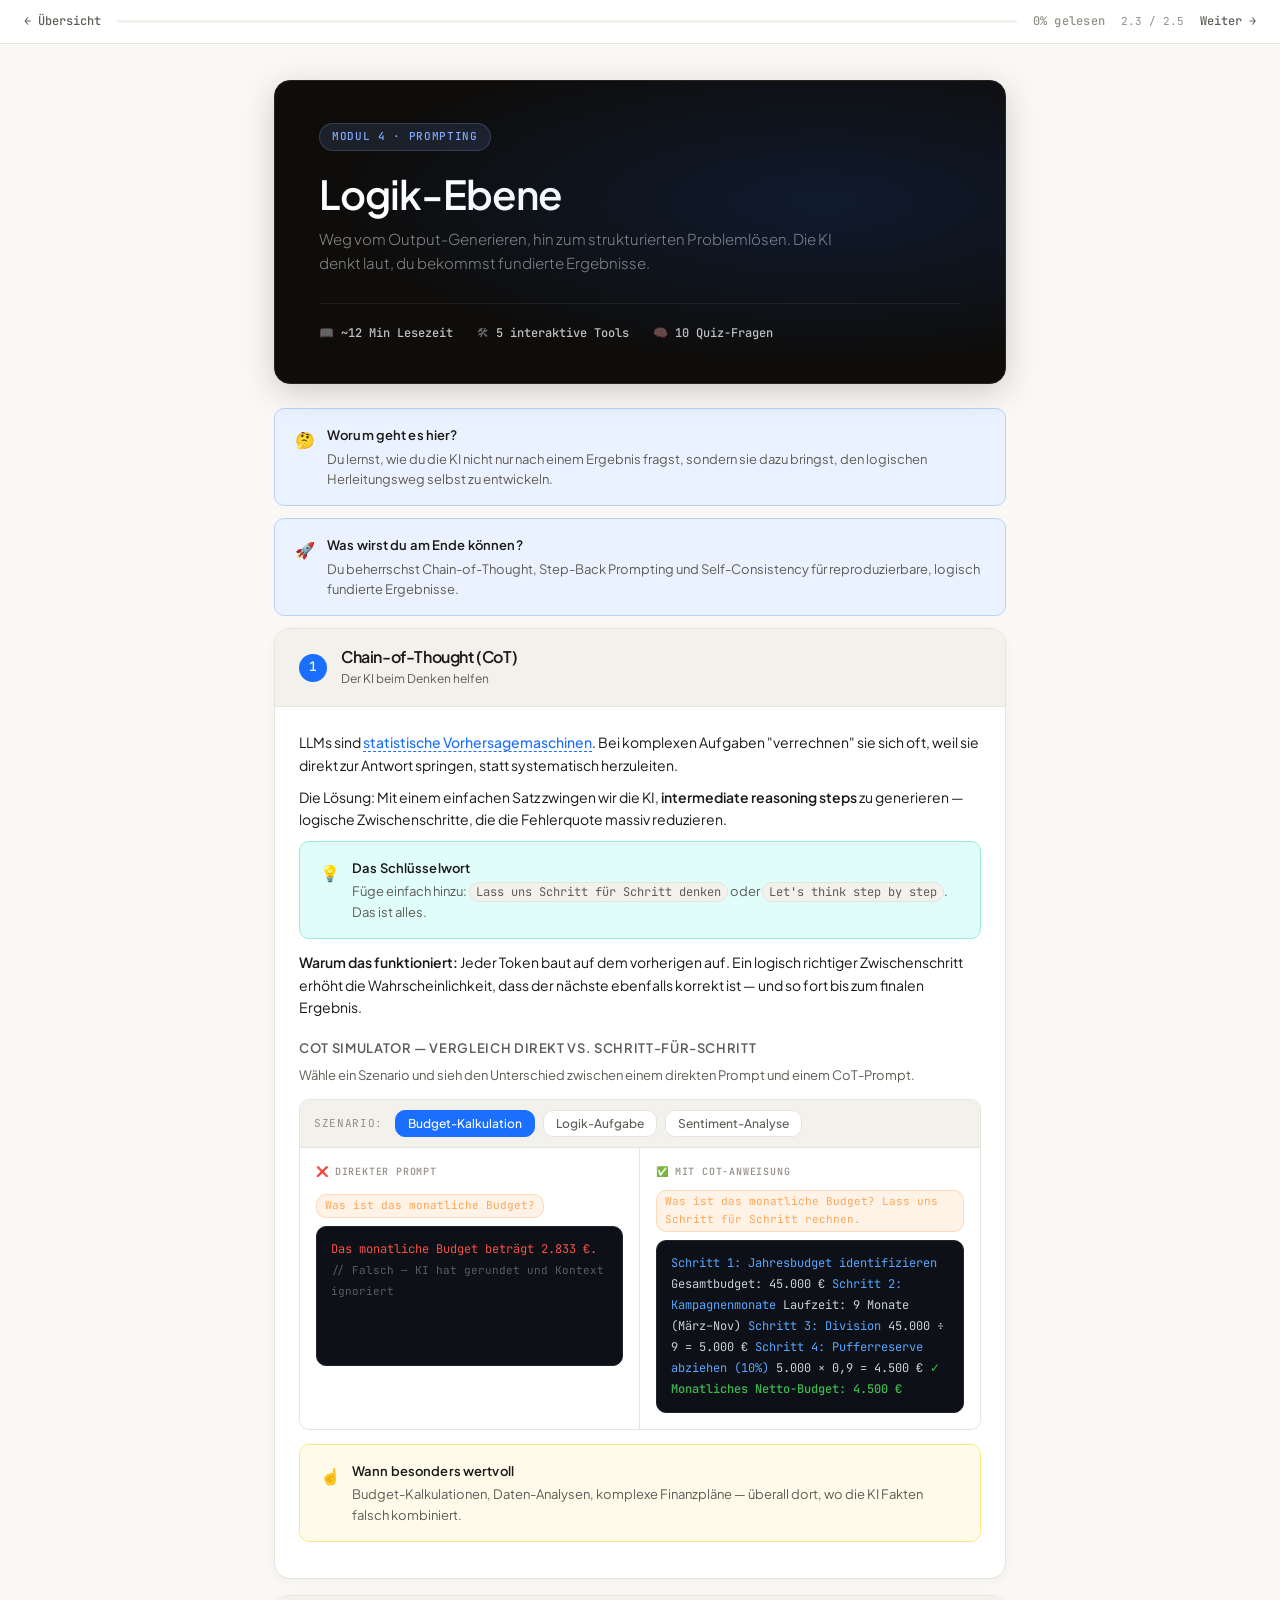
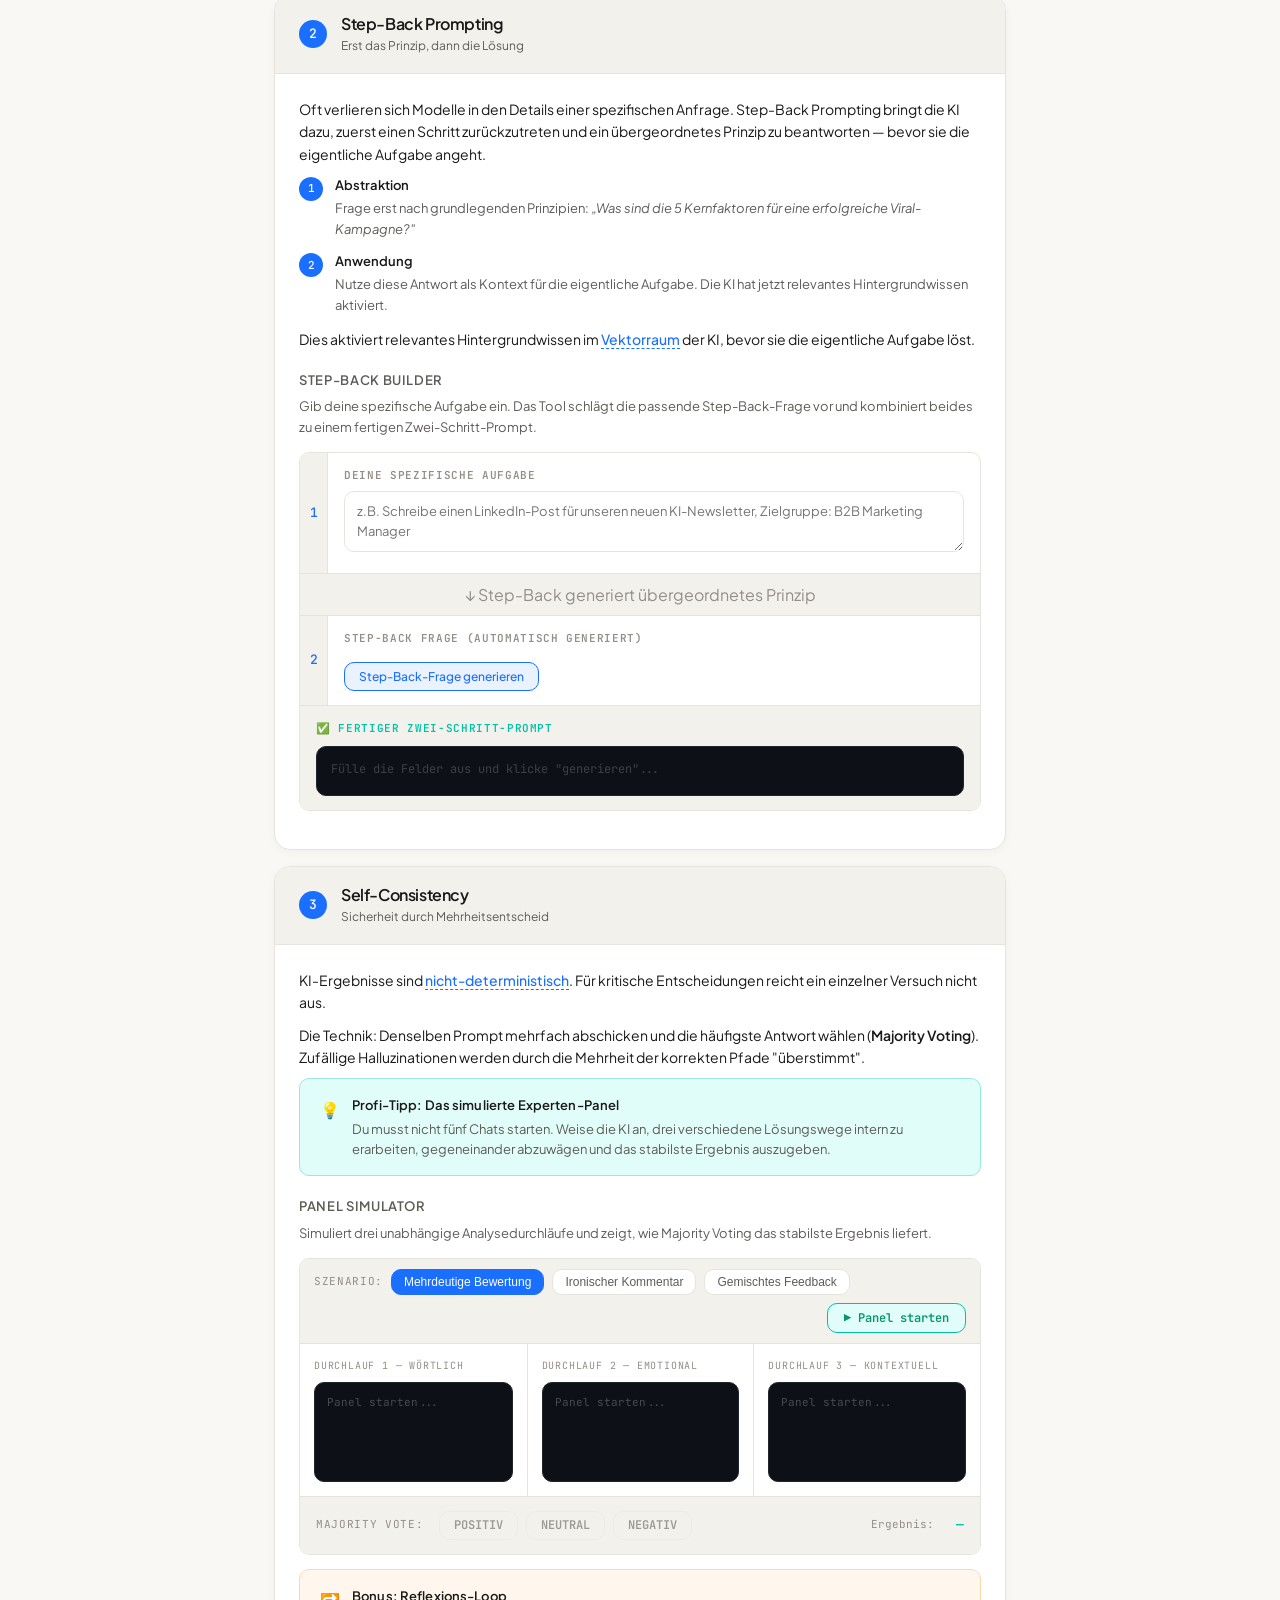
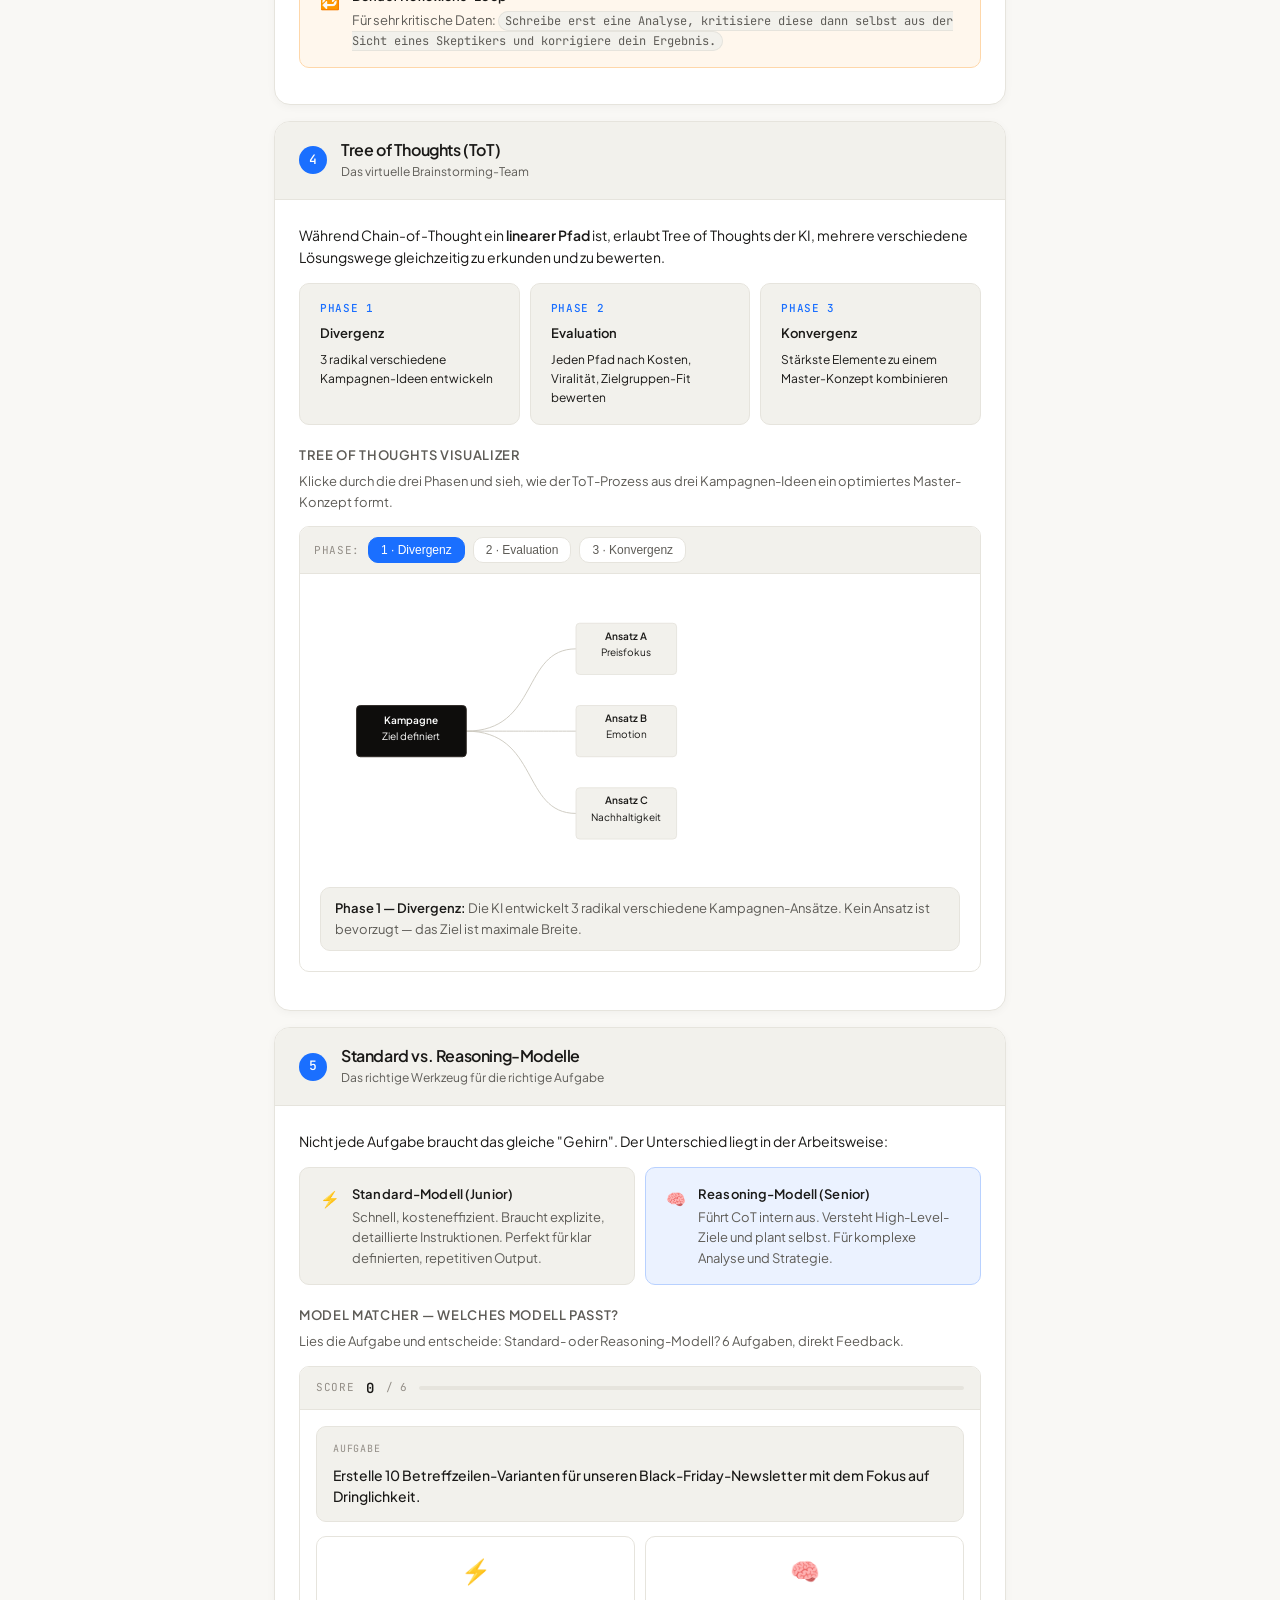
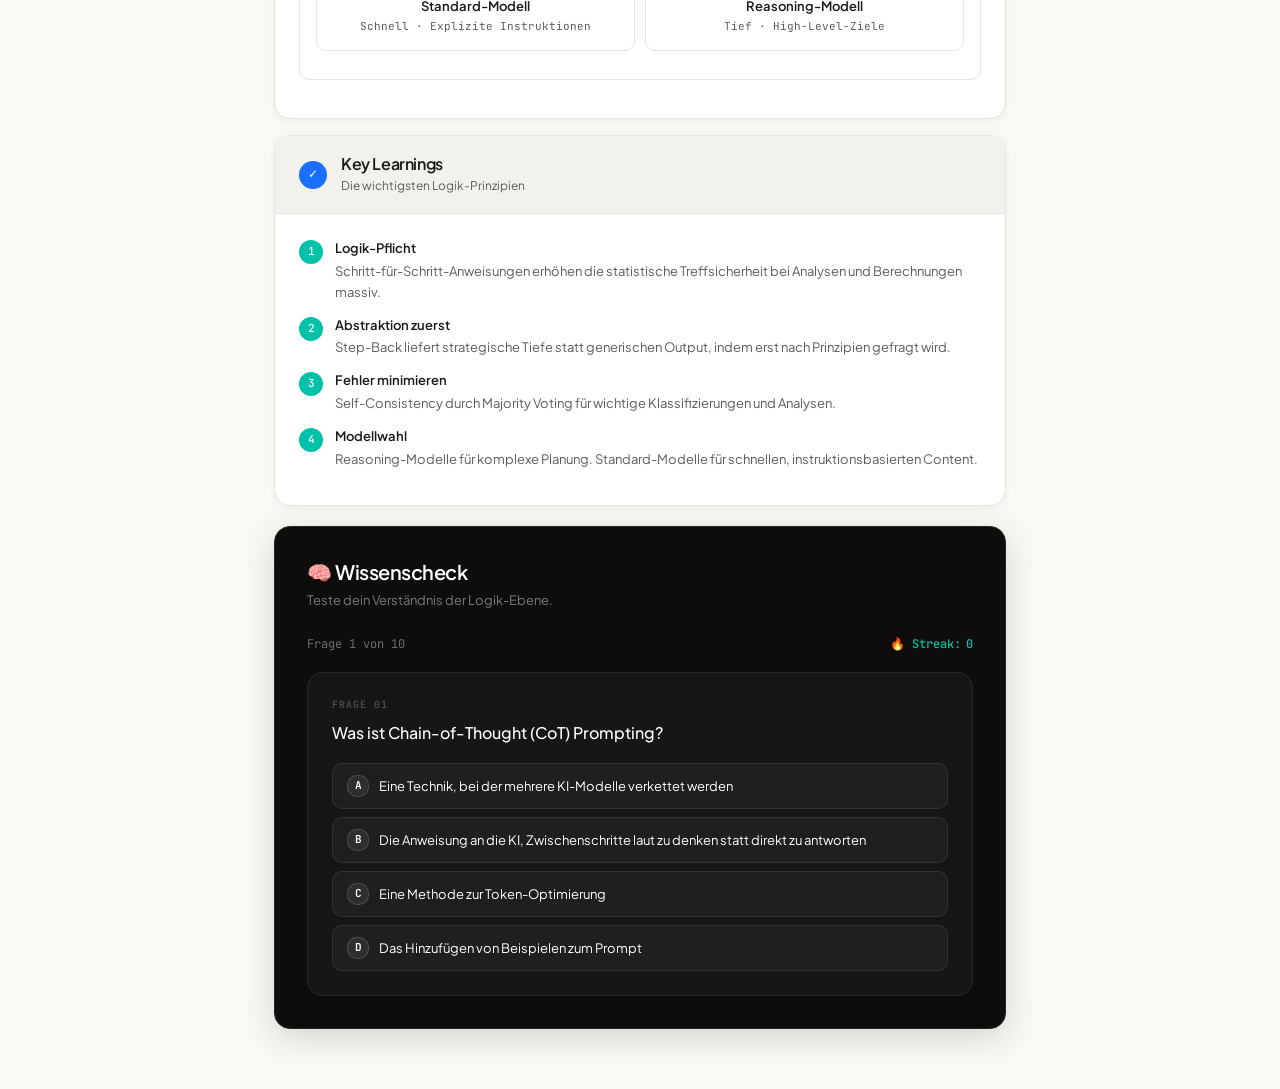
<file: module-2-3.html>
<!DOCTYPE html>
<html lang="de">
<head>
<meta charset="UTF-8">
<meta name="viewport" content="width=device-width, initial-scale=1.0">
<title>Modul 3: Logik-Ebene</title>
<link rel="preconnect" href="https://fonts.googleapis.com">
<link href="https://fonts.googleapis.com/css2?family=Plus+Jakarta+Sans:ital,wght@0,300;0,400;0,500;0,600;0,700;0,800;1,400&family=JetBrains+Mono:wght@400;500&display=swap" rel="stylesheet">
<link rel="stylesheet" href="shared.css">
<style>

/* ════════════════════════════════════
   INTERACTIVE: CoT SIMULATOR
════════════════════════════════════ */
.cot-sim { border: 1px solid var(--border); border-radius: var(--radius); overflow: hidden; margin: 14px 0; }
.cot-scenario-bar { background: var(--surface-2); border-bottom: 1px solid var(--border); padding: 10px 14px; display: flex; align-items: center; gap: 8px; flex-wrap: wrap; }
.cot-scenario-label { font-size: 11px; color: var(--text-subtle); font-family: 'JetBrains Mono', monospace; text-transform: uppercase; letter-spacing: 0.06em; margin-right: 4px; }
.cot-btn { padding: 5px 12px; font-size: 12px; font-weight: 500; border: 1px solid var(--border); border-radius: var(--radius); background: var(--surface); color: var(--text-muted); cursor: pointer; transition: all 0.15s; font-family: 'Plus Jakarta Sans', sans-serif; }
.cot-btn.active { background: var(--accent); border-color: var(--accent); color: white; }
.cot-cols { display: grid; grid-template-columns: 1fr 1fr; }
.cot-col { padding: 16px; }
.cot-col:first-child { border-right: 1px solid var(--border); }
.cot-col-label { font-size: 10px; font-weight: 500; letter-spacing: 0.08em; text-transform: uppercase; color: var(--text-subtle); margin-bottom: 10px; font-family: 'JetBrains Mono', monospace; display: flex; align-items: center; gap: 6px; }
.cot-output { background: #0D1117; border: 1px solid #21262D; border-radius: var(--radius); padding: 12px 14px; font-family: 'JetBrains Mono', monospace; font-size: 12px; line-height: 1.75; color: #C9D1D9; min-height: 140px; }
.cot-step { color: #58A6FF; }
.cot-result { color: #3FB950; font-weight: 500; }
.cot-wrong { color: #F85149; }
.cot-prompt-tag { display: inline-block; font-family: 'JetBrains Mono', monospace; font-size: 11px; background: rgba(255,166,87,0.15); color: #FFA657; border: 1px solid rgba(255,166,87,0.3); padding: 2px 8px; border-radius: var(--radius); margin-bottom: 8px; }

/* ════════════════════════════════════
   INTERACTIVE: STEP-BACK BUILDER
════════════════════════════════════ */
.stepback-builder { border: 1px solid var(--border); border-radius: var(--radius); overflow: hidden; margin: 14px 0; }
.stepback-row { display: grid; grid-template-columns: 28px 1fr; }
.stepback-row + .stepback-row { border-top: 1px solid var(--border); }
.stepback-step-num { background: var(--surface-2); border-right: 1px solid var(--border); display: flex; align-items: center; justify-content: center; font-family: 'JetBrains Mono', monospace; font-size: 13px; font-weight: 500; color: var(--accent); padding: 14px 0; }
.stepback-inner { padding: 14px 16px; }
.stepback-step-label { font-size: 11px; font-weight: 600; text-transform: uppercase; letter-spacing: 0.06em; color: var(--text-subtle); font-family: 'JetBrains Mono', monospace; margin-bottom: 6px; }
.stepback-textarea { width: 100%; resize: vertical; font-family: 'Plus Jakarta Sans', sans-serif; font-size: 13px; border: 1px solid var(--border); border-radius: var(--radius); padding: 9px 12px; outline: none; line-height: 1.6; color: var(--text); background: var(--surface); transition: border-color 0.15s; min-height: 60px; }
.stepback-textarea:focus { border-color: var(--accent); }
.stepback-suggest-btn { margin-top: 8px; padding: 6px 14px; font-size: 12px; font-weight: 500; border: 1px solid var(--accent); border-radius: var(--radius); background: var(--accent-light); color: var(--accent); cursor: pointer; transition: all 0.15s; font-family: 'Plus Jakarta Sans', sans-serif; }
.stepback-suggest-btn:hover { background: var(--accent); color: white; }
.stepback-generated { margin-top: 8px; background: #0D1117; border: 1px solid #21262D; border-radius: var(--radius); padding: 10px 12px; font-family: 'JetBrains Mono', monospace; font-size: 12px; line-height: 1.7; color: #C9D1D9; display: none; }
.stepback-arrow { text-align: center; padding: 8px; background: var(--surface-2); border-top: 1px solid var(--border); border-bottom: 1px solid var(--border); font-size: 16px; color: var(--text-subtle); }
.stepback-final { background: var(--surface-2); border-top: 1px solid var(--border); padding: 14px 16px; }
.stepback-final-label { font-size: 11px; font-weight: 600; text-transform: uppercase; letter-spacing: 0.06em; color: var(--accent-2); font-family: 'JetBrains Mono', monospace; margin-bottom: 8px; }
.stepback-final-preview { background: #0D1117; border: 1px solid #21262D; border-radius: var(--radius); padding: 12px 14px; font-family: 'JetBrains Mono', monospace; font-size: 12px; line-height: 1.75; color: #C9D1D9; min-height: 50px; }
.stepback-final-preview .sb-principle { color: #FFA657; }
.stepback-final-preview .sb-task { color: #C9D1D9; }
.stepback-final-preview .sb-empty { color: rgba(201,209,217,0.25); }

/* ════════════════════════════════════
   INTERACTIVE: SELF-CONSISTENCY PANEL
════════════════════════════════════ */
.sc-sim { border: 1px solid var(--border); border-radius: var(--radius); overflow: hidden; margin: 14px 0; }
.sc-toolbar { background: var(--surface-2); border-bottom: 1px solid var(--border); padding: 10px 14px; display: flex; align-items: center; gap: 8px; flex-wrap: wrap; }
.sc-scenario-label { font-size: 11px; color: var(--text-subtle); font-family: 'JetBrains Mono', monospace; text-transform: uppercase; letter-spacing: 0.06em; }
.sc-scenario-btn { padding: 5px 12px; font-size: 12px; font-weight: 500; border: 1px solid var(--border); border-radius: var(--radius); background: var(--surface); color: var(--text-muted); cursor: pointer; transition: all 0.15s; }
.sc-scenario-btn.active { background: var(--accent); border-color: var(--accent); color: white; }
.sc-run-btn { margin-left: auto; padding: 6px 16px; font-size: 12px; font-weight: 600; border: 1px solid var(--accent-2); border-radius: var(--radius); background: var(--accent-2-light); color: var(--green); cursor: pointer; font-family: 'JetBrains Mono', monospace; transition: all 0.15s; }
.sc-run-btn:hover { background: var(--accent-2); color: white; }
.sc-panel-grid { display: grid; grid-template-columns: 1fr 1fr 1fr; border-bottom: 1px solid var(--border); }
.sc-panel { padding: 14px; }
.sc-panel + .sc-panel { border-left: 1px solid var(--border); }
.sc-panel-label { font-size: 10px; font-family: 'JetBrains Mono', monospace; text-transform: uppercase; letter-spacing: 0.08em; color: var(--text-subtle); margin-bottom: 8px; }
.sc-output { background: #0D1117; border: 1px solid #21262D; border-radius: var(--radius); padding: 10px 12px; font-family: 'JetBrains Mono', monospace; font-size: 11px; line-height: 1.7; color: #C9D1D9; min-height: 100px; position: relative; overflow: hidden; }
.sc-output.loading::after { content: ''; position: absolute; inset: 0; background: linear-gradient(90deg, transparent 0%, rgba(88,166,255,0.06) 50%, transparent 100%); animation: shimmer 1.2s infinite; }
.sc-verdict { color: #3FB950; font-weight: 500; }
.sc-verdict-neg { color: #F85149; font-weight: 500; }
.sc-verdict-neu { color: #FFA657; font-weight: 500; }
.sc-vote-row { background: var(--surface-2); padding: 14px 16px; display: flex; align-items: center; gap: 16px; }
.sc-vote-label { font-size: 11px; font-family: 'JetBrains Mono', monospace; text-transform: uppercase; letter-spacing: 0.06em; color: var(--text-subtle); }
.sc-vote-pills { display: flex; gap: 8px; flex: 1; }
.sc-vote-pill { padding: 4px 14px; border-radius: var(--radius); font-size: 12px; font-weight: 600; border: 1px solid var(--border); font-family: 'JetBrains Mono', monospace; opacity: 0.4; transition: all 0.3s; }
.sc-vote-pill.winner { opacity: 1; background: var(--accent-2-light); border-color: var(--accent-2); color: var(--green); }
.sc-final-label { font-size: 11px; font-family: 'JetBrains Mono', monospace; color: var(--text-subtle); margin-left: auto; }
.sc-final-value { font-size: 13px; font-weight: 600; color: var(--accent-2); font-family: 'JetBrains Mono', monospace; margin-left: 6px; }

/* ════════════════════════════════════
   INTERACTIVE: TREE OF THOUGHTS
════════════════════════════════════ */
.tot-wrapper { border: 1px solid var(--border); border-radius: var(--radius); overflow: hidden; margin: 14px 0; }
.tot-toolbar { background: var(--surface-2); border-bottom: 1px solid var(--border); padding: 10px 14px; display: flex; align-items: center; gap: 8px; }
.tot-toolbar-label { font-size: 11px; color: var(--text-subtle); font-family: 'JetBrains Mono', monospace; text-transform: uppercase; letter-spacing: 0.06em; }
.tot-phase-btn { padding: 5px 12px; font-size: 12px; font-weight: 500; border: 1px solid var(--border); border-radius: var(--radius); background: var(--surface); color: var(--text-muted); cursor: pointer; transition: all 0.15s; }
.tot-phase-btn.active { background: var(--accent); border-color: var(--accent); color: white; }
.tot-canvas { padding: 20px; min-height: 340px; position: relative; }

/* SVG tree */
.tot-svg { width: 100%; overflow: visible; }
.tot-node { cursor: default; }
.tot-node-root rect { fill: #0E0D0C; stroke: #2A2520; stroke-width: 1; rx: 4; }
.tot-node-branch rect { fill: var(--surface-2); stroke: var(--border); stroke-width: 1; }
.tot-node-branch.selected rect { fill: var(--accent-light); stroke: var(--accent); stroke-width: 1.5; }
.tot-node-branch.rejected rect { fill: var(--red-light); stroke: #FFBDAD; stroke-width: 1; opacity: 0.6; }
.tot-node-master rect { fill: var(--accent-2-light); stroke: var(--accent-2); stroke-width: 1.5; }
.tot-node text { font-family: 'Plus Jakarta Sans', sans-serif; font-size: 11px; fill: var(--text); }
.tot-node-root text { fill: white; }
.tot-node-master text { fill: var(--green); }
.tot-edge { stroke: var(--border-strong); stroke-width: 1; fill: none; }
.tot-edge.selected { stroke: var(--accent); stroke-width: 1.5; }
.tot-edge.rejected { stroke: var(--border); stroke-width: 1; opacity: 0.4; }
.tot-phase-info { margin-top: 12px; padding: 10px 14px; background: var(--surface-2); border: 1px solid var(--border); border-radius: var(--radius); font-size: 13px; color: var(--text-muted); }
.tot-phase-info strong { color: var(--text); }

/* ════════════════════════════════════
   INTERACTIVE: JUNIOR / SENIOR MATCHER
════════════════════════════════════ */
.matcher-wrapper { border: 1px solid var(--border); border-radius: var(--radius); overflow: hidden; margin: 14px 0; }
.matcher-score-bar { background: var(--surface-2); border-bottom: 1px solid var(--border); padding: 10px 16px; display: flex; align-items: center; gap: 12px; }
.matcher-score-label { font-size: 11px; font-family: 'JetBrains Mono', monospace; text-transform: uppercase; letter-spacing: 0.06em; color: var(--text-subtle); }
.matcher-score-val { font-size: 14px; font-weight: 600; font-family: 'JetBrains Mono', monospace; color: var(--text); }
.matcher-score-total { font-size: 11px; color: var(--text-subtle); font-family: 'JetBrains Mono', monospace; }
.matcher-progress-wrap { flex: 1; height: 4px; background: var(--border); border-radius: 99px; overflow: hidden; }
.matcher-progress-fill { height: 100%; background: var(--accent-2); border-radius: 99px; transition: width 0.4s; }
.matcher-card-wrap { padding: 16px; }
.matcher-task { background: var(--surface-2); border: 1px solid var(--border); border-radius: var(--radius); padding: 14px 16px; margin-bottom: 14px; }
.matcher-task-label { font-size: 10px; font-family: 'JetBrains Mono', monospace; text-transform: uppercase; letter-spacing: 0.08em; color: var(--text-subtle); margin-bottom: 8px; }
.matcher-task-text { font-size: 14px; color: var(--text); line-height: 1.5; font-weight: 500; }
.matcher-choices { display: grid; grid-template-columns: 1fr 1fr; gap: 10px; margin-bottom: 12px; }
.matcher-choice-btn { padding: 14px 18px; border: 1px solid var(--border); border-radius: var(--radius); background: var(--surface); cursor: pointer; transition: all 0.15s; text-align: center; }
.matcher-choice-btn:hover { border-color: var(--accent); background: var(--accent-light); }
.matcher-choice-btn.correct { border-color: var(--accent-2); background: var(--accent-2-light); }
.matcher-choice-btn.wrong { border-color: var(--red); background: var(--red-light); }
.matcher-choice-btn.disabled { cursor: default; }
.matcher-choice-icon { font-size: 24px; margin-bottom: 6px; }
.matcher-choice-title { font-size: 13px; font-weight: 600; color: var(--text); }
.matcher-choice-sub { font-size: 11px; color: var(--text-muted); font-family: 'JetBrains Mono', monospace; margin-top: 2px; }
.matcher-feedback { border-radius: var(--radius); padding: 11px 14px; font-size: 13px; display: none; margin-bottom: 12px; line-height: 1.55; }
.matcher-feedback.correct { background: var(--accent-2-light); border: 1px solid #ABF5D1; color: var(--green); }
.matcher-feedback.wrong { background: var(--red-light); border: 1px solid #FFBDAD; color: var(--red); }
.matcher-feedback strong { display: block; margin-bottom: 2px; font-size: 12px; }
.matcher-next-btn { padding: 8px 20px; font-size: 13px; font-weight: 500; border: 1px solid var(--accent); border-radius: var(--radius); background: var(--accent); color: white; cursor: pointer; transition: all 0.15s; font-family: 'Plus Jakarta Sans', sans-serif; display: none; }
.matcher-next-btn:hover { background: var(--accent-hover); }
.matcher-result { text-align: center; padding: 20px; display: none; }
.matcher-result-score { font-family: 'JetBrains Mono', monospace; font-size: 36px; font-weight: 500; color: var(--accent); margin: 8px 0; }

@media(max-width: 600px) {
  .cot-cols { grid-template-columns: 1fr; }
  .sc-panel-grid { grid-template-columns: 1fr; }
  .matcher-choices { grid-template-columns: 1fr; }
}
</style>
</head>
<body>

<div id="progress-bar-wrap">
  <a href="topic-prompting.html" class="mod-nav-back">← Übersicht</a>
  <div id="progress-bar-track"><div id="progress-bar-fill"></div></div>
  <div id="progress-label">0% gelesen</div>
  <span class="mod-nav-indicator">2.3 / 2.5</span>
  <a href="module-2-4.html" class="mod-nav-next">Weiter →</a>
</div>

<div class="container">

  <!-- HERO -->
  <div class="hero">
    <div class="module-tag">Modul 4 · Prompting</div>
    <h1>Logik-Ebene</h1>
    <p>Weg vom Output-Generieren, hin zum strukturierten Problemlösen. Die KI denkt laut, du bekommst fundierte Ergebnisse.</p>
    <div class="hero-meta">
      <div class="hero-meta-item">📖 <span>~12 Min Lesezeit</span></div>
      <div class="hero-meta-item">🛠 <span>5 interaktive Tools</span></div>
      <div class="hero-meta-item">🧠 <span>10 Quiz-Fragen</span></div>
    </div>
  </div>

  <!-- CALLOUTS -->
  <div class="callout blue">
    <div class="callout-icon">🤔</div>
    <div class="callout-text">
      <strong>Worum geht es hier?</strong>
      <p>Du lernst, wie du die KI nicht nur nach einem Ergebnis fragst, sondern sie dazu bringst, den logischen Herleitungsweg selbst zu entwickeln.</p>
    </div>
  </div>
  <div class="callout blue">
    <div class="callout-icon">🚀</div>
    <div class="callout-text">
      <strong>Was wirst du am Ende können?</strong>
      <p>Du beherrschst Chain-of-Thought, Step-Back Prompting und Self-Consistency für reproduzierbare, logisch fundierte Ergebnisse.</p>
    </div>
  </div>

  <!-- ══════════════════════════════════
       SECTION 1: CHAIN-OF-THOUGHT
  ══════════════════════════════════ -->
  <div class="section">
    <div class="section-header">
      <div class="section-num">1</div>
      <div>
        <h2>Chain-of-Thought (CoT)</h2>
        <p>Der KI beim Denken helfen</p>
      </div>
    </div>
    <div class="section-body">
      <p>LLMs sind <span class="tooltip-word">statistische Vorhersagemaschinen<span class="tooltip-popup">LLMs berechnen bei jedem Token, was am wahrscheinlichsten folgt. Bei komplexen Aufgaben fehlt ihnen ohne explizite Anweisung der "Zwischenschritt-Reflex".</span></span>. Bei komplexen Aufgaben "verrechnen" sie sich oft, weil sie direkt zur Antwort springen, statt systematisch herzuleiten.</p>
      <p>Die Lösung: Mit einem einfachen Satz zwingen wir die KI, <strong>intermediate reasoning steps</strong> zu generieren — logische Zwischenschritte, die die Fehlerquote massiv reduzieren.</p>

      <div class="callout green">
        <div class="callout-icon">💡</div>
        <div class="callout-text">
          <strong>Das Schlüsselwort</strong>
          <p>Füge einfach hinzu: <span class="inline-code">Lass uns Schritt für Schritt denken</span> oder <span class="inline-code">Let's think step by step</span>. Das ist alles.</p>
        </div>
      </div>

      <p><strong>Warum das funktioniert:</strong> Jeder Token baut auf dem vorherigen auf. Ein logisch richtiger Zwischenschritt erhöht die Wahrscheinlichkeit, dass der nächste ebenfalls korrekt ist — und so fort bis zum finalen Ergebnis.</p>

      <h3>CoT Simulator — Vergleich direkt vs. Schritt-für-Schritt</h3>
      <p style="font-size:13px;color:var(--text-muted);margin-bottom:12px;">Wähle ein Szenario und sieh den Unterschied zwischen einem direkten Prompt und einem CoT-Prompt.</p>

      <div class="cot-sim">
        <div class="cot-scenario-bar">
          <span class="cot-scenario-label">Szenario:</span>
          <button class="cot-btn active" onclick="selectCot(0,this)">Budget-Kalkulation</button>
          <button class="cot-btn" onclick="selectCot(1,this)">Logik-Aufgabe</button>
          <button class="cot-btn" onclick="selectCot(2,this)">Sentiment-Analyse</button>
        </div>
        <div class="cot-cols">
          <div class="cot-col">
            <div class="cot-col-label"><span style="color:#F85149;">❌</span> Direkter Prompt</div>
            <div class="cot-prompt-tag" id="cot-prompt-direct"></div>
            <div class="cot-output" id="cot-output-direct"></div>
          </div>
          <div class="cot-col">
            <div class="cot-col-label"><span style="color:#3FB950;">✅</span> Mit CoT-Anweisung</div>
            <div class="cot-prompt-tag" id="cot-prompt-cot"></div>
            <div class="cot-output" id="cot-output-cot"></div>
          </div>
        </div>
      </div>

      <div class="callout yellow">
        <div class="callout-icon">☝️</div>
        <div class="callout-text">
          <strong>Wann besonders wertvoll</strong>
          <p>Budget-Kalkulationen, Daten-Analysen, komplexe Finanzpläne — überall dort, wo die KI Fakten falsch kombiniert.</p>
        </div>
      </div>
    </div>
  </div>

  <!-- ══════════════════════════════════
       SECTION 2: STEP-BACK PROMPTING
  ══════════════════════════════════ -->
  <div class="section">
    <div class="section-header">
      <div class="section-num">2</div>
      <div>
        <h2>Step-Back Prompting</h2>
        <p>Erst das Prinzip, dann die Lösung</p>
      </div>
    </div>
    <div class="section-body">
      <p>Oft verlieren sich Modelle in den Details einer spezifischen Anfrage. Step-Back Prompting bringt die KI dazu, zuerst einen Schritt zurückzutreten und ein übergeordnetes Prinzip zu beantworten — bevor sie die eigentliche Aufgabe angeht.</p>

      <div class="chain-step">
        <div class="chain-num">1</div>
        <div class="chain-content">
          <strong>Abstraktion</strong>
          <p>Frage erst nach grundlegenden Prinzipien: <em>„Was sind die 5 Kernfaktoren für eine erfolgreiche Viral-Kampagne?"</em></p>
        </div>
      </div>
      <div class="chain-step">
        <div class="chain-num">2</div>
        <div class="chain-content">
          <strong>Anwendung</strong>
          <p>Nutze diese Antwort als Kontext für die eigentliche Aufgabe. Die KI hat jetzt relevantes Hintergrundwissen aktiviert.</p>
        </div>
      </div>

      <p>Dies aktiviert relevantes Hintergrundwissen im <span class="tooltip-word">Vektorraum<span class="tooltip-popup">Der Vektorraum ist der hochdimensionale Bedeutungsraum der KI. Ähnliche Konzepte liegen räumlich nah beieinander. Step-Back navigiert die KI in die richtige "Experten-Ecke".</span></span> der KI, bevor sie die eigentliche Aufgabe löst.</p>

      <h3>Step-Back Builder</h3>
      <p style="font-size:13px;color:var(--text-muted);margin-bottom:12px;">Gib deine spezifische Aufgabe ein. Das Tool schlägt die passende Step-Back-Frage vor und kombiniert beides zu einem fertigen Zwei-Schritt-Prompt.</p>

      <div class="stepback-builder">
        <div class="stepback-row">
          <div class="stepback-step-num">1</div>
          <div class="stepback-inner">
            <div class="stepback-step-label">Deine spezifische Aufgabe</div>
            <textarea class="stepback-textarea" id="sb-task" placeholder="z.B. Schreibe einen LinkedIn-Post für unseren neuen KI-Newsletter, Zielgruppe: B2B Marketing Manager" oninput="updateStepBack()"></textarea>
          </div>
        </div>
        <div class="stepback-arrow">↓ Step-Back generiert übergeordnetes Prinzip</div>
        <div class="stepback-row">
          <div class="stepback-step-num">2</div>
          <div class="stepback-inner">
            <div class="stepback-step-label">Step-Back Frage (automatisch generiert)</div>
            <div class="stepback-generated" id="sb-generated"></div>
            <button class="stepback-suggest-btn" onclick="generateStepBack()">Step-Back-Frage generieren</button>
          </div>
        </div>
        <div class="stepback-final">
          <div class="stepback-final-label">✅ Fertiger Zwei-Schritt-Prompt</div>
          <div class="stepback-final-preview" id="sb-final-preview">
            <span class="sb-empty">Fülle die Felder aus und klicke "generieren"...</span>
          </div>
        </div>
      </div>
    </div>
  </div>

  <!-- ══════════════════════════════════
       SECTION 3: SELF-CONSISTENCY
  ══════════════════════════════════ -->
  <div class="section">
    <div class="section-header">
      <div class="section-num">3</div>
      <div>
        <h2>Self-Consistency</h2>
        <p>Sicherheit durch Mehrheitsentscheid</p>
      </div>
    </div>
    <div class="section-body">
      <p>KI-Ergebnisse sind <span class="tooltip-word">nicht-deterministisch<span class="tooltip-popup">Nicht-deterministisch bedeutet: Gleicher Input führt nicht immer zum exakt gleichen Output. Die Zufälligkeit entsteht durch die probabilistische Natur der Token-Auswahl.</span></span>. Für kritische Entscheidungen reicht ein einzelner Versuch nicht aus.</p>
      <p>Die Technik: Denselben Prompt mehrfach abschicken und die häufigste Antwort wählen (<strong>Majority Voting</strong>). Zufällige Halluzinationen werden durch die Mehrheit der korrekten Pfade "überstimmt".</p>

      <div class="callout green">
        <div class="callout-icon">💡</div>
        <div class="callout-text">
          <strong>Profi-Tipp: Das simulierte Experten-Panel</strong>
          <p>Du musst nicht fünf Chats starten. Weise die KI an, drei verschiedene Lösungswege intern zu erarbeiten, gegeneinander abzuwägen und das stabilste Ergebnis auszugeben.</p>
        </div>
      </div>

      <h3>Panel Simulator</h3>
      <p style="font-size:13px;color:var(--text-muted);margin-bottom:12px;">Simuliert drei unabhängige Analysedurchläufe und zeigt, wie Majority Voting das stabilste Ergebnis liefert.</p>

      <div class="sc-sim">
        <div class="sc-toolbar">
          <span class="sc-scenario-label">Szenario:</span>
          <button class="sc-scenario-btn active" onclick="selectScScenario(0,this)">Mehrdeutige Bewertung</button>
          <button class="sc-scenario-btn" onclick="selectScScenario(1,this)">Ironischer Kommentar</button>
          <button class="sc-scenario-btn" onclick="selectScScenario(2,this)">Gemischtes Feedback</button>
          <button class="sc-run-btn" onclick="runSelfConsistency()">▶ Panel starten</button>
        </div>
        <div class="sc-panel-grid">
          <div class="sc-panel">
            <div class="sc-panel-label">Durchlauf 1 — Wörtlich</div>
            <div class="sc-output" id="sc-out-1"><span style="color:rgba(201,209,217,0.3)">Panel starten...</span></div>
          </div>
          <div class="sc-panel">
            <div class="sc-panel-label">Durchlauf 2 — Emotional</div>
            <div class="sc-output" id="sc-out-2"><span style="color:rgba(201,209,217,0.3)">Panel starten...</span></div>
          </div>
          <div class="sc-panel">
            <div class="sc-panel-label">Durchlauf 3 — Kontextuell</div>
            <div class="sc-output" id="sc-out-3"><span style="color:rgba(201,209,217,0.3)">Panel starten...</span></div>
          </div>
        </div>
        <div class="sc-vote-row">
          <span class="sc-vote-label">Majority Vote:</span>
          <div class="sc-vote-pills" id="sc-vote-pills">
            <span class="sc-vote-pill" id="sc-pill-pos">POSITIV</span>
            <span class="sc-vote-pill" id="sc-pill-neu">NEUTRAL</span>
            <span class="sc-vote-pill" id="sc-pill-neg">NEGATIV</span>
          </div>
          <span class="sc-final-label">Ergebnis:</span>
          <span class="sc-final-value" id="sc-final-value">—</span>
        </div>
      </div>

      <div class="callout orange">
        <div class="callout-icon">🔁</div>
        <div class="callout-text">
          <strong>Bonus: Reflexions-Loop</strong>
          <p>Für sehr kritische Daten: <span class="inline-code">Schreibe erst eine Analyse, kritisiere diese dann selbst aus der Sicht eines Skeptikers und korrigiere dein Ergebnis.</span></p>
        </div>
      </div>
    </div>
  </div>

  <!-- ══════════════════════════════════
       SECTION 4: TREE OF THOUGHTS
  ══════════════════════════════════ -->
  <div class="section">
    <div class="section-header">
      <div class="section-num">4</div>
      <div>
        <h2>Tree of Thoughts (ToT)</h2>
        <p>Das virtuelle Brainstorming-Team</p>
      </div>
    </div>
    <div class="section-body">
      <p>Während Chain-of-Thought ein <strong>linearer Pfad</strong> ist, erlaubt Tree of Thoughts der KI, mehrere verschiedene Lösungswege gleichzeitig zu erkunden und zu bewerten.</p>

      <div style="display:grid;grid-template-columns:1fr 1fr 1fr;gap:10px;margin:14px 0;">
        <div class="callout gray" style="margin:0;flex-direction:column;gap:6px;">
          <div style="font-size:11px;font-family:'JetBrains Mono',monospace;font-weight:500;color:var(--accent);text-transform:uppercase;letter-spacing:0.06em;">Phase 1</div>
          <strong style="font-size:13px;">Divergenz</strong>
          <p style="font-size:12px;margin:0;">3 radikal verschiedene Kampagnen-Ideen entwickeln</p>
        </div>
        <div class="callout gray" style="margin:0;flex-direction:column;gap:6px;">
          <div style="font-size:11px;font-family:'JetBrains Mono',monospace;font-weight:500;color:var(--accent);text-transform:uppercase;letter-spacing:0.06em;">Phase 2</div>
          <strong style="font-size:13px;">Evaluation</strong>
          <p style="font-size:12px;margin:0;">Jeden Pfad nach Kosten, Viralität, Zielgruppen-Fit bewerten</p>
        </div>
        <div class="callout gray" style="margin:0;flex-direction:column;gap:6px;">
          <div style="font-size:11px;font-family:'JetBrains Mono',monospace;font-weight:500;color:var(--accent);text-transform:uppercase;letter-spacing:0.06em;">Phase 3</div>
          <strong style="font-size:13px;">Konvergenz</strong>
          <p style="font-size:12px;margin:0;">Stärkste Elemente zu einem Master-Konzept kombinieren</p>
        </div>
      </div>

      <h3>Tree of Thoughts Visualizer</h3>
      <p style="font-size:13px;color:var(--text-muted);margin-bottom:12px;">Klicke durch die drei Phasen und sieh, wie der ToT-Prozess aus drei Kampagnen-Ideen ein optimiertes Master-Konzept formt.</p>

      <div class="tot-wrapper">
        <div class="tot-toolbar">
          <span class="tot-toolbar-label">Phase:</span>
          <button class="tot-phase-btn active" onclick="setTotPhase(0,this)">1 · Divergenz</button>
          <button class="tot-phase-btn" onclick="setTotPhase(1,this)">2 · Evaluation</button>
          <button class="tot-phase-btn" onclick="setTotPhase(2,this)">3 · Konvergenz</button>
        </div>
        <div class="tot-canvas">
          <svg class="tot-svg" id="tot-svg" viewBox="0 0 700 300" xmlns="http://www.w3.org/2000/svg"></svg>
          <div class="tot-phase-info" id="tot-phase-info"></div>
        </div>
      </div>
    </div>
  </div>

  <!-- ══════════════════════════════════
       SECTION 5: JUNIOR VS SENIOR
  ══════════════════════════════════ -->
  <div class="section">
    <div class="section-header">
      <div class="section-num">5</div>
      <div>
        <h2>Standard vs. Reasoning-Modelle</h2>
        <p>Das richtige Werkzeug für die richtige Aufgabe</p>
      </div>
    </div>
    <div class="section-body">
      <p>Nicht jede Aufgabe braucht das gleiche "Gehirn". Der Unterschied liegt in der Arbeitsweise:</p>

      <div style="display:grid;grid-template-columns:1fr 1fr;gap:10px;margin:14px 0;">
        <div class="callout gray" style="margin:0;">
          <div class="callout-icon">⚡</div>
          <div class="callout-text">
            <strong>Standard-Modell (Junior)</strong>
            <p>Schnell, kosteneffizient. Braucht explizite, detaillierte Instruktionen. Perfekt für klar definierten, repetitiven Output.</p>
          </div>
        </div>
        <div class="callout blue" style="margin:0;">
          <div class="callout-icon">🧠</div>
          <div class="callout-text">
            <strong>Reasoning-Modell (Senior)</strong>
            <p>Führt CoT intern aus. Versteht High-Level-Ziele und plant selbst. Für komplexe Analyse und Strategie.</p>
          </div>
        </div>
      </div>

      <h3>Model Matcher — Welches Modell passt?</h3>
      <p style="font-size:13px;color:var(--text-muted);margin-bottom:12px;">Lies die Aufgabe und entscheide: Standard- oder Reasoning-Modell? 6 Aufgaben, direkt Feedback.</p>

      <div class="matcher-wrapper">
        <div class="matcher-score-bar">
          <span class="matcher-score-label">Score</span>
          <span class="matcher-score-val" id="matcher-score-val">0</span>
          <span class="matcher-score-total">/ 6</span>
          <div class="matcher-progress-wrap"><div class="matcher-progress-fill" id="matcher-progress-fill" style="width:0%"></div></div>
        </div>
        <div class="matcher-card-wrap" id="matcher-card-wrap">
          <div class="matcher-task">
            <div class="matcher-task-label">Aufgabe</div>
            <div class="matcher-task-text" id="matcher-task-text"></div>
          </div>
          <div class="matcher-choices">
            <div class="matcher-choice-btn" id="matcher-btn-standard" onclick="matcherAnswer('standard')">
              <div class="matcher-choice-icon">⚡</div>
              <div class="matcher-choice-title">Standard-Modell</div>
              <div class="matcher-choice-sub">Schnell · Explizite Instruktionen</div>
            </div>
            <div class="matcher-choice-btn" id="matcher-btn-reasoning" onclick="matcherAnswer('reasoning')">
              <div class="matcher-choice-icon">🧠</div>
              <div class="matcher-choice-title">Reasoning-Modell</div>
              <div class="matcher-choice-sub">Tief · High-Level-Ziele</div>
            </div>
          </div>
          <div class="matcher-feedback" id="matcher-feedback"></div>
          <button class="matcher-next-btn" id="matcher-next-btn" onclick="matcherNext()">Nächste Aufgabe →</button>
        </div>
        <div class="matcher-result" id="matcher-result">
          <div class="result-badge" id="matcher-badge"></div>
          <div class="matcher-result-score" id="matcher-result-score"></div>
          <p style="color:var(--text-muted);font-size:13px;" id="matcher-result-sub"></p>
          <button class="matcher-next-btn" style="display:inline-block;margin-top:12px;" onclick="matcherRestart()">Nochmal spielen</button>
        </div>
      </div>
    </div>
  </div>

  <!-- ══════════════════════════════════
       KEY LEARNINGS
  ══════════════════════════════════ -->
  <div class="section">
    <div class="section-header">
      <div class="section-num" style="font-size:12px;">✓</div>
      <div><h2>Key Learnings</h2><p>Die wichtigsten Logik-Prinzipien</p></div>
    </div>
    <div class="section-body">
      <div class="chain-step">
        <div class="chain-num" style="background:var(--accent-2);">1</div>
        <div class="chain-content"><strong>Logik-Pflicht</strong><p>Schritt-für-Schritt-Anweisungen erhöhen die statistische Treffsicherheit bei Analysen und Berechnungen massiv.</p></div>
      </div>
      <div class="chain-step">
        <div class="chain-num" style="background:var(--accent-2);">2</div>
        <div class="chain-content"><strong>Abstraktion zuerst</strong><p>Step-Back liefert strategische Tiefe statt generischen Output, indem erst nach Prinzipien gefragt wird.</p></div>
      </div>
      <div class="chain-step">
        <div class="chain-num" style="background:var(--accent-2);">3</div>
        <div class="chain-content"><strong>Fehler minimieren</strong><p>Self-Consistency durch Majority Voting für wichtige Klassifizierungen und Analysen.</p></div>
      </div>
      <div class="chain-step">
        <div class="chain-num" style="background:var(--accent-2);">4</div>
        <div class="chain-content"><strong>Modellwahl</strong><p>Reasoning-Modelle für komplexe Planung. Standard-Modelle für schnellen, instruktionsbasierten Content.</p></div>
      </div>
    </div>
  </div>

  <!-- QUIZ -->
  <div class="quiz-section">
    <h2>🧠 Wissenscheck</h2>
    <p>Teste dein Verständnis der Logik-Ebene.</p>
    <div class="quiz-progress">
      <div class="quiz-progress-text" id="quiz-progress-text">Frage 1 von 10</div>
      <div class="quiz-streak">🔥 Streak: <span id="streak-count">0</span></div>
    </div>
    <div id="quiz-game">
      <div class="quiz-card">
        <div class="quiz-q-num" id="q-num">FRAGE 01</div>
        <div class="quiz-question" id="q-text"></div>
        <div class="quiz-options" id="q-options"></div>
        <div class="quiz-feedback" id="q-feedback"></div>
        <button class="quiz-next-btn" id="next-btn" onclick="nextQuestion()">Weiter →</button>
      </div>
    </div>
    <div class="result-card" id="result-card">
      <div class="result-badge" id="result-badge"></div>
      <div class="result-title" id="result-title"></div>
      <div class="result-sub" id="result-sub"></div>
      <div class="result-score" id="result-score"></div>
      <div class="result-score-label">richtige Antworten</div>
      <button class="result-restart-btn" onclick="restartQuiz()">Quiz wiederholen</button>
    </div>
  </div>

</div>

<script>
// ─── PROGRESS BAR ─────────────────────────────
window.addEventListener('scroll', () => {
  const pct = Math.min(100, Math.round((window.scrollY / (document.documentElement.scrollHeight - window.innerHeight)) * 100));
  document.getElementById('progress-bar-fill').style.width = pct + '%';
  document.getElementById('progress-label').textContent = pct + '% gelesen';
});

// ════════════════════════════════════
// COT SIMULATOR
// ════════════════════════════════════
const cotScenarios = [
  {
    promptDirect: 'Was ist das monatliche Budget?',
    promptCot: 'Was ist das monatliche Budget? Lass uns Schritt für Schritt rechnen.',
    directOut: '<span class="cot-wrong">Das monatliche Budget beträgt 2.833 €.</span>\n\n<span style="color:rgba(201,209,217,0.4);font-size:11px;">// Falsch — KI hat gerundet und Kontext ignoriert</span>',
    cotOut: '<span class="cot-step">Schritt 1: Jahresbudget identifizieren</span>\nGesamtbudget: 45.000 €\n\n<span class="cot-step">Schritt 2: Kampagnenmonate</span>\nLaufzeit: 9 Monate (März–Nov)\n\n<span class="cot-step">Schritt 3: Division</span>\n45.000 ÷ 9 = 5.000 €\n\n<span class="cot-step">Schritt 4: Pufferreserve abziehen (10%)</span>\n5.000 × 0,9 = 4.500 €\n\n<span class="cot-result">✓ Monatliches Netto-Budget: 4.500 €</span>'
  },
  {
    promptDirect: 'Wer gewinnt? Anna ist schneller als Bob. Bob ist schneller als Clara.',
    promptCot: 'Wer gewinnt? Erkläre Schritt für Schritt.',
    directOut: '<span class="cot-wrong">Bob gewinnt das Rennen.</span>\n\n<span style="color:rgba(201,209,217,0.4);font-size:11px;">// Falsch — KI hat die Transitivität nicht korrekt verkettet</span>',
    cotOut: '<span class="cot-step">Schritt 1: Beziehung Anna–Bob</span>\nAnna > Bob (Anna schneller)\n\n<span class="cot-step">Schritt 2: Beziehung Bob–Clara</span>\nBob > Clara (Bob schneller)\n\n<span class="cot-step">Schritt 3: Transitive Kette</span>\nAnna > Bob > Clara\n\n<span class="cot-result">✓ Anna gewinnt das Rennen.</span>'
  },
  {
    promptDirect: 'Analysiere die Stimmung: "Wow, schnelle Lieferung! Schade, dass das Produkt kaputt war."',
    promptCot: 'Analysiere die Stimmung Schritt für Schritt nach Aspekten.',
    directOut: '<span class="cot-wrong">Die Bewertung ist positiv.</span>\n\n<span style="color:rgba(201,209,217,0.4);font-size:11px;">// Zu simpel — KI hat nur den ersten Satz gewichtet</span>',
    cotOut: '<span class="cot-step">Aspekt 1: Lieferung</span>\n"Wow, schnelle Lieferung" → positiv (Begeisterung)\n\n<span class="cot-step">Aspekt 2: Produkt</span>\n"Schade, kaputt" → stark negativ (Kernproblem)\n\n<span class="cot-step">Gewichtung</span>\nProduktqualität > Liefergeschwindigkeit\n\n<span class="cot-result">✓ Gesamtsentiment: NEGATIV\nHandlungsbedarf: Qualitätskontrolle</span>'
  }
];

let currentCot = 0;
function selectCot(idx, btn) {
  currentCot = idx;
  document.querySelectorAll('.cot-btn').forEach(b => b.classList.remove('active'));
  btn.classList.add('active');
  renderCot();
}
function renderCot() {
  const s = cotScenarios[currentCot];
  document.getElementById('cot-prompt-direct').textContent = s.promptDirect;
  document.getElementById('cot-prompt-cot').textContent = s.promptCot;
  document.getElementById('cot-output-direct').innerHTML = s.directOut;
  document.getElementById('cot-output-cot').innerHTML = s.cotOut;
}
renderCot();

// ════════════════════════════════════
// STEP-BACK BUILDER
// ════════════════════════════════════
const stepBackTemplates = [
  { keywords: ['linkedin','post','social','content','text'], principle: 'Was sind die 5 psychologischen Prinzipien, die professionelle B2B-LinkedIn-Posts für maximales Engagement nutzen?' },
  { keywords: ['email','newsletter','kampagne'], principle: 'Was sind die wissenschaftlich fundierten Faktoren, die E-Mail-Öffnungsraten und Klickraten bei B2B-Zielgruppen treiben?' },
  { keywords: ['werbung','ad','anzeige'], principle: 'Was sind die Kernprinzipien effektiver digitaler Werbung nach den bewährtesten Copywriting-Frameworks?' },
  { keywords: ['strategie','plan','roadmap'], principle: 'Was sind die fundamentalen Erfolgsfaktoren für eine Marketing-Strategie in diesem spezifischen Marktumfeld?' },
  { keywords: ['zielgruppe','persona'], principle: 'Welche tiefenpsychologischen Motivationen und Ängste treiben Kaufentscheidungen in dieser Zielgruppe?' }
];

function generateStepBack() {
  const task = document.getElementById('sb-task').value.trim();
  if (!task) { alert('Bitte erst die Aufgabe eingeben.'); return; }
  const lower = task.toLowerCase();
  let principle = 'Was sind die übergeordneten Prinzipien und Best Practices, die den Erfolg dieser Aufgabe am stärksten beeinflussen?';
  for (const tpl of stepBackTemplates) {
    if (tpl.keywords.some(k => lower.includes(k))) { principle = tpl.principle; break; }
  }
  const gen = document.getElementById('sb-generated');
  gen.textContent = principle;
  gen.style.display = 'block';
  updateStepBackFinal(task, principle);
}

function updateStepBack() {
  const gen = document.getElementById('sb-generated');
  if (gen.style.display === 'block') {
    const task = document.getElementById('sb-task').value.trim();
    updateStepBackFinal(task, gen.textContent);
  }
}

function updateStepBackFinal(task, principle) {
  const el = document.getElementById('sb-final-preview');
  if (!task || !principle) { el.innerHTML = '<span class="sb-empty">Fülle die Felder aus und klicke "generieren"...</span>'; return; }
  el.innerHTML = `<span class="sb-principle"># Schritt 1 — Abstraktion</span>\n${esc(principle)}\n\n<span class="sb-principle"># Schritt 2 — Anwendung</span>\nNutze die obigen Prinzipien als Kontext.\n${esc(task)}`;
}

function esc(s) { return s.replace(/&/g,'&amp;').replace(/</g,'&lt;').replace(/>/g,'&gt;'); }

// ════════════════════════════════════
// SELF-CONSISTENCY PANEL
// ════════════════════════════════════
const scScenarios = [
  {
    review: '"Das Produkt ist okay, aber der Preis... ich weiss nicht. Meine Erwartungen wurden nicht wirklich erfüllt."',
    runs: [
      { out: 'Analyse: Wörtliche Bedeutung\n\n"nicht erfüllt" → Enttäuschung\n"ich weiss nicht" → Unsicherheit\n"okay" → schwach positiv\n\n<span class="sc-verdict-neg">Verdict: NEGATIV</span>', verdict: 'neg' },
      { out: 'Analyse: Emotionaler Unterton\n\nZögerlichkeit signalisiert\ninneren Konflikt\n"okay" als Euphemismus\nfür enttäuscht\n\n<span class="sc-verdict-neg">Verdict: NEGATIV</span>', verdict: 'neg' },
      { out: 'Analyse: Kontextuell\n\nPreis-Kritik = konkretes\nHandlungsproblem\nKeine positiven Aspekte\nbetont\n\n<span class="sc-verdict-neu">Verdict: NEUTRAL</span>', verdict: 'neu' }
    ],
    winner: 'neg', winnerLabel: 'NEGATIV', explanation: '2 von 3 Durchläufen: NEGATIV'
  },
  {
    review: '"Super, schon wieder eine Lieferung die drei Wochen dauert. Sehr beeindruckend."',
    runs: [
      { out: 'Analyse: Wörtlich\n\n"Super" → positiv\n"beeindruckend" → positiv\nKeine direkten\nNegativwörter\n\n<span class="sc-verdict-pos">Verdict: POSITIV</span>', verdict: 'pos' },
      { out: 'Analyse: Emotionaler Ton\n\n"schon wieder" → Frustration\n"drei Wochen" → Beschwerde\nIronie-Signal erkannt\n\n<span class="sc-verdict-neg">Verdict: NEGATIV</span>', verdict: 'neg' },
      { out: 'Analyse: Kontextuell\n\n"schon wieder" + Wartezeit\n= eindeutige Ironie\n"Beeindruckend" sarkastisch\n\n<span class="sc-verdict-neg">Verdict: NEGATIV</span>', verdict: 'neg' }
    ],
    winner: 'neg', winnerLabel: 'NEGATIV', explanation: '2 von 3: NEGATIV (Ironie erkannt)'
  },
  {
    review: '"Das Tool hat mir viel Zeit gespart, aber der Support hat mich wirklich enttäuscht."',
    runs: [
      { out: 'Analyse: Wörtlich\n\n"Zeit gespart" → stark positiv\n"enttäuscht" → klar negativ\nGleiche Gewichtung\n\n<span class="sc-verdict-neu">Verdict: NEUTRAL</span>', verdict: 'neu' },
      { out: 'Analyse: Emotional\n\n"wirklich enttäuscht" stärker\ngewichtet als Zeitersparnis\nNachhaltig negativer Eindruck\n\n<span class="sc-verdict-neg">Verdict: NEGATIV</span>', verdict: 'neg' },
      { out: 'Analyse: Kontextuell\n\nProdukt-Lob vs.\nService-Kritik — zwei\ngetrennte Dimensionen\n\n<span class="sc-verdict-neu">Verdict: NEUTRAL</span>', verdict: 'neu' }
    ],
    winner: 'neu', winnerLabel: 'NEUTRAL', explanation: '2 von 3: NEUTRAL'
  }
];

let currentSc = 0;
function selectScScenario(idx, btn) {
  currentSc = idx;
  document.querySelectorAll('.sc-scenario-btn').forEach(b => b.classList.remove('active'));
  btn.classList.add('active');
  resetSc();
}
function resetSc() {
  ['sc-out-1','sc-out-2','sc-out-3'].forEach(id => {
    document.getElementById(id).innerHTML = '<span style="color:rgba(201,209,217,0.3)">Panel starten...</span>';
    document.getElementById(id).classList.remove('loading');
  });
  ['sc-pill-pos','sc-pill-neu','sc-pill-neg'].forEach(id => document.getElementById(id).classList.remove('winner'));
  document.getElementById('sc-final-value').textContent = '—';
}

function runSelfConsistency() {
  resetSc();
  const s = scScenarios[currentSc];
  const ids = ['sc-out-1','sc-out-2','sc-out-3'];
  ids.forEach(id => { document.getElementById(id).innerHTML = ''; document.getElementById(id).classList.add('loading'); });

  s.runs.forEach((run, i) => {
    setTimeout(() => {
      const el = document.getElementById(ids[i]);
      el.classList.remove('loading');
      el.innerHTML = run.out;
      if (i === 2) {
        setTimeout(() => {
          const winPill = { pos: 'sc-pill-pos', neu: 'sc-pill-neu', neg: 'sc-pill-neg' }[s.winner];
          document.getElementById(winPill).classList.add('winner');
          document.getElementById('sc-final-value').textContent = s.winnerLabel;
        }, 600);
      }
    }, (i + 1) * 900);
  });
}

// ════════════════════════════════════
// TREE OF THOUGHTS
// ════════════════════════════════════
const totPhases = [
  {
    info: '<strong>Phase 1 — Divergenz:</strong> Die KI entwickelt 3 radikal verschiedene Kampagnen-Ansätze. Kein Ansatz ist bevorzugt — das Ziel ist maximale Breite.',
    nodes: {
      root: true, branches: [
        { label: 'Ansatz A', sub: 'Preisfokus', state: 'branch' },
        { label: 'Ansatz B', sub: 'Emotion', state: 'branch' },
        { label: 'Ansatz C', sub: 'Nachhaltigkeit', state: 'branch' }
      ], master: false
    }
  },
  {
    info: '<strong>Phase 2 — Evaluation:</strong> Jeder Pfad wird nach Kosten, Viralität und Zielgruppen-Fit bewertet. Ansatz C fällt raus, A und B werden für die Konvergenz ausgewählt.',
    nodes: {
      root: true, branches: [
        { label: 'Ansatz A', sub: '★ Kosten: gut\n★ Viral: mittel', state: 'selected' },
        { label: 'Ansatz B', sub: '★ Emotion: stark\n★ Viral: hoch', state: 'selected' },
        { label: 'Ansatz C', sub: '✗ Zielgruppe: miss\n✗ Kosten: hoch', state: 'rejected' }
      ], master: false
    }
  },
  {
    info: '<strong>Phase 3 — Konvergenz:</strong> Die stärksten Elemente aus A (Preisklarheit) und B (emotionaler Hook) werden zu einem optimierten Master-Konzept kombiniert.',
    nodes: {
      root: true, branches: [
        { label: 'Ansatz A', sub: 'Preisklarheit', state: 'selected' },
        { label: 'Ansatz B', sub: 'Emotion', state: 'selected' },
        { label: 'Ansatz C', sub: 'Verworfen', state: 'rejected' }
      ], master: true
    }
  }
];

let totPhase = 0;
function setTotPhase(idx, btn) {
  totPhase = idx;
  document.querySelectorAll('.tot-phase-btn').forEach(b => b.classList.remove('active'));
  btn.classList.add('active');
  renderTot();
}

function renderTot() {
  const svg = document.getElementById('tot-svg');
  const phase = totPhases[totPhase];
  const W = 700, H = 300;
  const rootX = 80, rootY = H / 2;
  const branchX = 280;
  const branchYs = [60, 150, 240];
  const masterX = 560, masterY = H / 2;

  let markup = '';

  // Edges root → branches
  phase.nodes.branches.forEach((b, i) => {
    const cls = b.state === 'rejected' ? 'tot-edge rejected' : (totPhase >= 2 && b.state === 'selected' ? 'tot-edge selected' : 'tot-edge');
    markup += `<path class="${cls}" d="M${rootX+80},${rootY} C${rootX+160},${rootY} ${branchX-60},${branchYs[i]} ${branchX},${branchYs[i]}"/>`;
  });

  // Edges branches → master
  if (phase.nodes.master) {
    phase.nodes.branches.forEach((b, i) => {
      if (b.state !== 'rejected') {
        markup += `<path class="tot-edge selected" d="M${branchX+110},${branchYs[i]} C${branchX+180},${branchYs[i]} ${masterX-60},${masterY} ${masterX},${masterY}"/>`;
      }
    });
  }

  // Root node
  markup += `<g class="tot-node tot-node-root">
    <rect x="${rootX-40}" y="${rootY-28}" width="120" height="56" rx="4"/>
    <text x="${rootX+20}" y="${rootY-8}" text-anchor="middle" font-size="12" font-weight="600" fill="white">Kampagne</text>
    <text x="${rootX+20}" y="${rootY+10}" text-anchor="middle" font-size="11" fill="rgba(255,255,255,0.5)">Ziel definiert</text>
  </g>`;

  // Branch nodes
  phase.nodes.branches.forEach((b, i) => {
    const cls = `tot-node tot-node-branch ${b.state}`;
    const textColor = b.state === 'rejected' ? '#8C939E' : (b.state === 'selected' ? '#0052CC' : '#161A1D');
    const subLines = b.sub.split('\n');
    markup += `<g class="${cls}">
      <rect x="${branchX}" y="${branchYs[i]-28}" width="110" height="56" rx="4"/>
      <text x="${branchX+55}" y="${branchYs[i]-10}" text-anchor="middle" font-size="12" font-weight="600" fill="${textColor}">${b.label}</text>
      <text x="${branchX+55}" y="${branchYs[i]+8}" text-anchor="middle" font-size="10" fill="${b.state === 'rejected' ? '#8C939E' : '#5E6673'}">${subLines[0]}</text>
      ${subLines[1] ? `<text x="${branchX+55}" y="${branchYs[i]+22}" text-anchor="middle" font-size="10" fill="${b.state === 'rejected' ? '#8C939E' : '#5E6673'}">${subLines[1]}</text>` : ''}
    </g>`;
  });

  // Master node
  if (phase.nodes.master) {
    markup += `<g class="tot-node tot-node-master">
      <rect x="${masterX}" y="${masterY-32}" width="130" height="64" rx="4"/>
      <text x="${masterX+65}" y="${masterY-12}" text-anchor="middle" font-size="12" font-weight="600" fill="#006644">Master-Konzept</text>
      <text x="${masterX+65}" y="${masterY+6}" text-anchor="middle" font-size="10" fill="#00875A">Preis + Emotion</text>
      <text x="${masterX+65}" y="${masterY+20}" text-anchor="middle" font-size="10" fill="#00875A">optimiert</text>
    </g>`;
  }

  svg.innerHTML = markup;
  document.getElementById('tot-phase-info').innerHTML = phase.info;
}

renderTot();

// ════════════════════════════════════
// JUNIOR / SENIOR MATCHER
// ════════════════════════════════════
const matcherTasks = [
  { text: 'Erstelle 10 Betreffzeilen-Varianten für unseren Black-Friday-Newsletter mit dem Fokus auf Dringlichkeit.', correct: 'standard', explanation: 'Standard-Modell. Die Aufgabe ist klar und repetitiv: 10 Varianten, ein Fokus. Explizite Instruktionen reichen aus.' },
  { text: 'Analysiere unsere letzten 6 Quartale und identifiziere, warum unsere Conversion Rate im dritten Quartal immer einbricht — trotz gleichem Budget.', correct: 'reasoning', explanation: 'Reasoning-Modell. Das ist eine komplexe Kausalanalyse mit Mustererkennung über mehrere Variablen. Braucht internen Chain-of-Thought.' },
  { text: 'Übersetze diesen Produkttext ins Englische, behalte die gleiche Länge und den sachlichen Ton.', correct: 'standard', explanation: 'Standard-Modell. Klare, gut definierte Aufgabe mit expliziten Constraints. Kein komplexes Reasoning nötig.' },
  { text: 'Entwickle eine Go-to-Market-Strategie für unser neues SaaS-Produkt im deutschen Mittelstand.', correct: 'reasoning', explanation: 'Reasoning-Modell. Eine GTM-Strategie erfordert mehrstufiges strategisches Denken, Abwägungen und Self-Correction — genau das, was Reasoning-Modelle intern leisten.' },
  { text: 'Schreibe 5 Social-Media-Captions für unsere neue Herbstkollektion. Stil: frisch, jung, 18–25 Jährige.', correct: 'standard', explanation: 'Standard-Modell. Kreativer, klar umrissener Output mit definierten Parametern. Schnelle Ausführung mit expliziten Instruktionen.' },
  { text: 'Warum performen unsere LinkedIn-Ads bei identischem Creative und Budget in München 40% schlechter als in Berlin?', correct: 'reasoning', explanation: 'Reasoning-Modell. Ursachenforschung mit mehreren möglichen Erklärungspfaden (Demografie, Wettbewerb, Verhalten). Braucht strukturiertes Problemlösen.' }
];

let matcherCurrent = 0, matcherScore = 0, matcherAnswered = false;

function renderMatcherCard() {
  const task = matcherTasks[matcherCurrent];
  document.getElementById('matcher-task-text').textContent = task.text;
  document.getElementById('matcher-feedback').style.display = 'none';
  document.getElementById('matcher-next-btn').style.display = 'none';
  ['matcher-btn-standard','matcher-btn-reasoning'].forEach(id => {
    const el = document.getElementById(id);
    el.classList.remove('correct','wrong','disabled');
  });
  matcherAnswered = false;
}

function matcherAnswer(choice) {
  if (matcherAnswered) return;
  matcherAnswered = true;
  const task = matcherTasks[matcherCurrent];
  const correct = choice === task.correct;
  const chosenId = 'matcher-btn-' + choice;
  const correctId = 'matcher-btn-' + task.correct;
  document.getElementById(chosenId).classList.add(correct ? 'correct' : 'wrong');
  if (!correct) document.getElementById(correctId).classList.add('correct');
  ['matcher-btn-standard','matcher-btn-reasoning'].forEach(id => document.getElementById(id).classList.add('disabled'));
  const fb = document.getElementById('matcher-feedback');
  fb.className = 'matcher-feedback ' + (correct ? 'correct' : 'wrong');
  fb.innerHTML = `<strong>${correct ? '✓ Richtig!' : '✗ Nicht ganz.'}</strong>${task.explanation}`;
  fb.style.display = 'block';
  if (correct) {
    matcherScore++;
    document.getElementById('matcher-score-val').textContent = matcherScore;
    document.getElementById('matcher-progress-fill').style.width = (matcherScore / matcherTasks.length * 100) + '%';
  }
  document.getElementById('matcher-next-btn').style.display = 'inline-block';
}

function matcherNext() {
  matcherCurrent++;
  if (matcherCurrent >= matcherTasks.length) {
    document.getElementById('matcher-card-wrap').style.display = 'none';
    const result = document.getElementById('matcher-result');
    result.style.display = 'block';
    const pct = matcherScore / matcherTasks.length;
    let badge, sub;
    if (pct === 1) { badge = '🏆'; sub = 'Perfekt. Du kennst den Unterschied.'; }
    else if (pct >= 0.67) { badge = '🥇'; sub = 'Sehr gut. Fast alles richtig.'; }
    else { badge = '📚'; sub = 'Nochmal üben, das Prinzip wird klar.'; }
    document.getElementById('matcher-badge').textContent = badge;
    document.getElementById('matcher-result-score').textContent = matcherScore + ' / ' + matcherTasks.length;
    document.getElementById('matcher-result-sub').textContent = sub;
  } else {
    renderMatcherCard();
  }
}

function matcherRestart() {
  matcherCurrent = 0; matcherScore = 0;
  document.getElementById('matcher-score-val').textContent = 0;
  document.getElementById('matcher-progress-fill').style.width = '0%';
  document.getElementById('matcher-result').style.display = 'none';
  document.getElementById('matcher-card-wrap').style.display = 'block';
  renderMatcherCard();
}

renderMatcherCard();

// ════════════════════════════════════
// QUIZ
// ════════════════════════════════════
const questions = [
  { q: 'Was ist Chain-of-Thought (CoT) Prompting?', options: ['Eine Technik, bei der mehrere KI-Modelle verkettet werden', 'Die Anweisung an die KI, Zwischenschritte laut zu denken statt direkt zu antworten', 'Eine Methode zur Token-Optimierung', 'Das Hinzufügen von Beispielen zum Prompt'], correct: 1, feedback: 'Richtig. CoT zwingt die KI, ihren Denkprozess Schritt für Schritt zu externalisieren. Jeder korrekte Zwischenschritt erhöht die Wahrscheinlichkeit des nächsten korrekten Schritts.' },
  { q: 'Warum verbessert CoT die Genauigkeit bei Berechnungen?', options: ['Weil die KI mehr Token verbraucht', 'Weil jeder korrekte Token die Wahrscheinlichkeit des nächsten korrekten Tokens erhöht', 'Weil CoT die Temperature senkt', 'Weil längere Prompts immer besser sind'], correct: 1, feedback: 'Korrekt. Die probabilistische Natur von LLMs bedeutet: Baut man auf korrekten Zwischenschritten auf, steigt die Gesamtgenauigkeit kumulativ.' },
  { q: 'Was ist der erste Schritt beim Step-Back Prompting?', options: ['Die spezifische Aufgabe direkt stellen', 'Eine allgemeinere, übergeordnete Frage nach Prinzipien stellen', 'JSON-Format anfordern', 'Das Modell wechseln'], correct: 1, feedback: 'Richtig. Step-Back bedeutet: Erst abstrahieren, dann anwenden. Zuerst die übergeordneten Prinzipien aktivieren, dann die spezifische Aufgabe mit diesem Kontext lösen.' },
  { q: 'Was bedeutet "nicht-deterministisch" bei LLMs?', options: ['Die KI antwortet immer gleich', 'Gleicher Input führt nicht zwingend zum gleichen Output', 'Die KI kann keine Fakten merken', 'LLMs funktionieren nur mit strukturierten Prompts'], correct: 1, feedback: 'Korrekt. Die probabilistische Token-Auswahl sorgt für Varianz. Das ist der Grund, warum Self-Consistency bei kritischen Aufgaben wertvoll ist.' },
  { q: 'Wie funktioniert Majority Voting bei Self-Consistency?', options: ['Man schickt den Prompt an drei verschiedene KI-Anbieter', 'Man schickt denselben Prompt mehrfach und wählt die häufigste Antwort', 'Man lässt die KI drei Mal rechnen und addiert die Ergebnisse', 'Man aktiviert eine spezielle API-Option'], correct: 1, feedback: 'Genau. Indem man denselben Prompt mehrfach abschickt (in neuen Chats), werden zufällige Halluzinationen durch die Mehrheit korrekter Pfade überstimmt.' },
  { q: 'Was unterscheidet Tree of Thoughts von Chain-of-Thought?', options: ['ToT ist für Bilder, CoT für Text', 'CoT ist linear, ToT erkundet mehrere Pfade gleichzeitig und bewertet sie', 'ToT ist langsamer aber identisch', 'CoT braucht Reasoning-Modelle, ToT nicht'], correct: 1, feedback: 'Richtig. CoT = ein linearer Gedankenpfad. ToT = mehrere Pfade parallel, Evaluation, dann Konvergenz zum besten Ergebnis. Ideal für strategische Aufgaben.' },
  { q: 'Wofür eignet sich ein Standard-Modell am besten?', options: ['Komplexe Wettbewerbsanalysen mit vielen Variablen', 'Strategische Go-to-Market-Planung', 'Klar definierte, repetitive Aufgaben mit expliziten Instruktionen', 'Kausalanalysen über mehrere Datenpunkte'], correct: 2, feedback: 'Korrekt. Standard-Modelle sind schnell und kosteneffizient bei gut definierten, instruktionsbasierten Aufgaben wie Textvarianten oder Übersetzungen.' },
  { q: 'Was macht ein Reasoning-Modell intern, bevor es antwortet?', options: ['Es sucht im Internet', 'Es führt automatisch einen internen Chain-of-Thought aus', 'Es erhöht seine Temperature', 'Es konvertiert den Input in JSON'], correct: 1, feedback: 'Richtig. Reasoning-Modelle (wie o1, Claude-3.5-Sonnet im Extended-Thinking-Modus) führen intern Selbst-Überprüfungsschritte durch, bevor sie die Antwort ausgeben.' },
  { q: 'Was ist der Reflexions-Loop?', options: ['Eine Schleife, die denselben Prompt wiederholt', 'Die KI schreibt eine Analyse, kritisiert diese selbst und korrigiert das Ergebnis', 'Ein Feature in ChatGPT Plus', 'Eine Methode zum Token sparen'], correct: 1, feedback: 'Genau. Der Reflexions-Loop nutzt die Fähigkeit der KI, besser zu kritisieren als zu schreiben. Erst Output, dann Skeptiker-Kritik, dann korrigierter Output.' },
  { q: 'Warum ist Step-Back Prompting besonders bei Marketing-Strategie wertvoll?', options: ['Weil es JSON-Output erzeugt', 'Weil es die KI zwingt, relevantes strategisches Hintergrundwissen zu aktivieren, bevor sie die Detailaufgabe löst', 'Weil es Prompts kürzer macht', 'Weil es Self-Consistency automatisch einbaut'], correct: 1, feedback: 'Richtig. Indem man erst nach Prinzipien fragt, aktiviert man die relevante "Experten-Ecke" im Vektorraum der KI. Die darauffolgende Antwort wird deutlich kontextreicher.' }
];

let currentQ = 0, score = 0, streak = 0, answered = false;

function renderQuestion() {
  const q = questions[currentQ];
  document.getElementById('q-num').textContent = 'FRAGE ' + String(currentQ + 1).padStart(2, '0');
  document.getElementById('q-text').textContent = q.q;
  document.getElementById('quiz-progress-text').textContent = 'Frage ' + (currentQ + 1) + ' von ' + questions.length;
  const optsEl = document.getElementById('q-options');
  optsEl.innerHTML = '';
  ['A','B','C','D'].forEach((lbl, i) => {
    const btn = document.createElement('div');
    btn.className = 'quiz-option';
    btn.innerHTML = `<div class="opt-indicator">${lbl}</div><span>${q.options[i]}</span>`;
    btn.onclick = () => selectAnswer(i);
    optsEl.appendChild(btn);
  });
  document.getElementById('q-feedback').style.display = 'none';
  document.getElementById('q-feedback').className = 'quiz-feedback';
  document.getElementById('next-btn').style.display = 'none';
  answered = false;
}

function selectAnswer(idx) {
  if (answered) return;
  answered = true;
  const q = questions[currentQ];
  const opts = document.querySelectorAll('.quiz-option');
  opts.forEach(o => o.classList.add('disabled'));
  const fb = document.getElementById('q-feedback');
  if (idx === q.correct) {
    opts[idx].classList.add('correct');
    opts[idx].querySelector('.opt-indicator').textContent = '✓';
    score++; streak++;
    document.getElementById('streak-count').textContent = streak;
    fb.className = 'quiz-feedback correct';
    fb.innerHTML = `<strong>✓ Richtig!${streak >= 3 ? ' 🔥 ' + streak + 'er-Streak!' : ''}</strong>${q.feedback}`;
  } else {
    opts[idx].classList.add('wrong');
    opts[idx].querySelector('.opt-indicator').textContent = '✗';
    opts[q.correct].classList.add('correct');
    opts[q.correct].querySelector('.opt-indicator').textContent = '✓';
    streak = 0; document.getElementById('streak-count').textContent = 0;
    fb.className = 'quiz-feedback wrong';
    fb.innerHTML = `<strong>✗ Leider falsch.</strong>${q.feedback}`;
  }
  fb.style.display = 'block';
  document.getElementById('next-btn').style.display = 'block';
}

function nextQuestion() {
  currentQ++;
  if (currentQ >= questions.length) showResult();
  else renderQuestion();
}

function showResult() {
  document.getElementById('quiz-game').style.display = 'none';
  document.getElementById('result-card').style.display = 'block';
  const pct = score / questions.length;
  let badge, title, sub;
  if (pct === 1) { badge = '🏆'; title = 'Logik-Experte!'; sub = 'Perfekte Punktzahl. Du hast alle Konzepte verstanden.'; }
  else if (pct >= 0.8) { badge = '🥇'; title = 'Sehr stark!'; sub = 'Fast perfekt. Du beherrschst die Logik-Ebene.'; }
  else if (pct >= 0.6) { badge = '🥈'; title = 'Guter Ansatz.'; sub = 'Einige Konzepte nochmal vertiefen.'; }
  else { badge = '📚'; title = 'Weiter lernen.'; sub = 'Das Modul nochmal durchgehen lohnt sich.'; }
  document.getElementById('result-badge').textContent = badge;
  document.getElementById('result-title').textContent = title;
  document.getElementById('result-sub').textContent = sub;
  document.getElementById('result-score').textContent = score + '/' + questions.length;
}

function restartQuiz() {
  currentQ = 0; score = 0; streak = 0;
  document.getElementById('streak-count').textContent = 0;
  document.getElementById('result-card').style.display = 'none';
  document.getElementById('quiz-game').style.display = 'block';
  renderQuestion();
}

renderQuestion();

// ─── TOOLTIP POSITIONING ─────────────────────
document.querySelectorAll('.tooltip-word').forEach(function(el) {
  var popup = el.querySelector('.tooltip-popup');
  if (!popup) return;
  el.addEventListener('mouseenter', function() {
    popup.style.display = 'block';
    var triggerRect = el.getBoundingClientRect();
    var vw = window.innerWidth || document.documentElement.clientWidth;
    var popupW = popup.offsetWidth;
    var popupH = popup.offsetHeight;
    var triggerCenterX = triggerRect.left + triggerRect.width / 2;
    var rawLeft = triggerCenterX - popupW / 2;
    var clampedLeft = Math.max(8, Math.min(rawLeft, vw - popupW - 8));
    popup.style.left = clampedLeft + 'px';
    popup.style.top = (triggerRect.top - popupH - 6) + 'px';
    popup.style.setProperty('--arrow-offset', (triggerCenterX - clampedLeft) + 'px');
  });
  el.addEventListener('mouseleave', function() { popup.style.display = 'none'; });
});
</script>
</body>
</html>
</file>
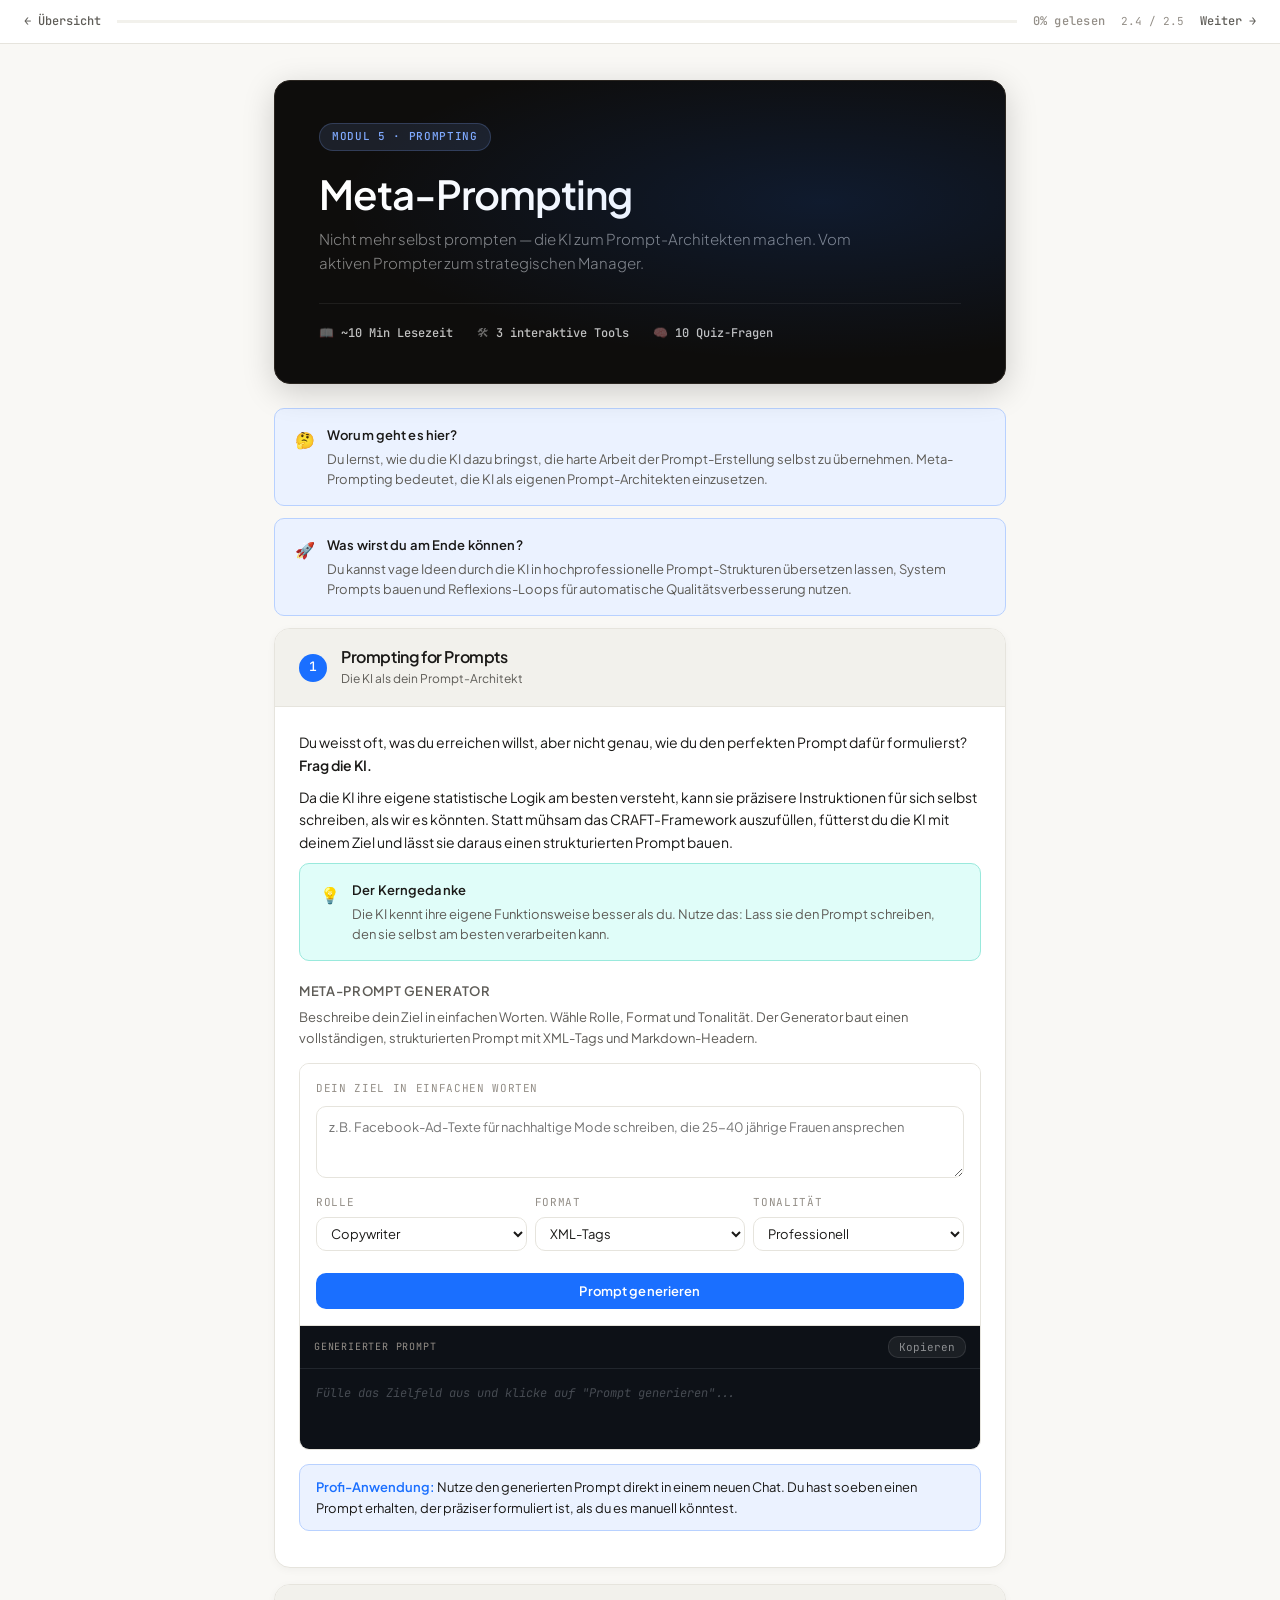
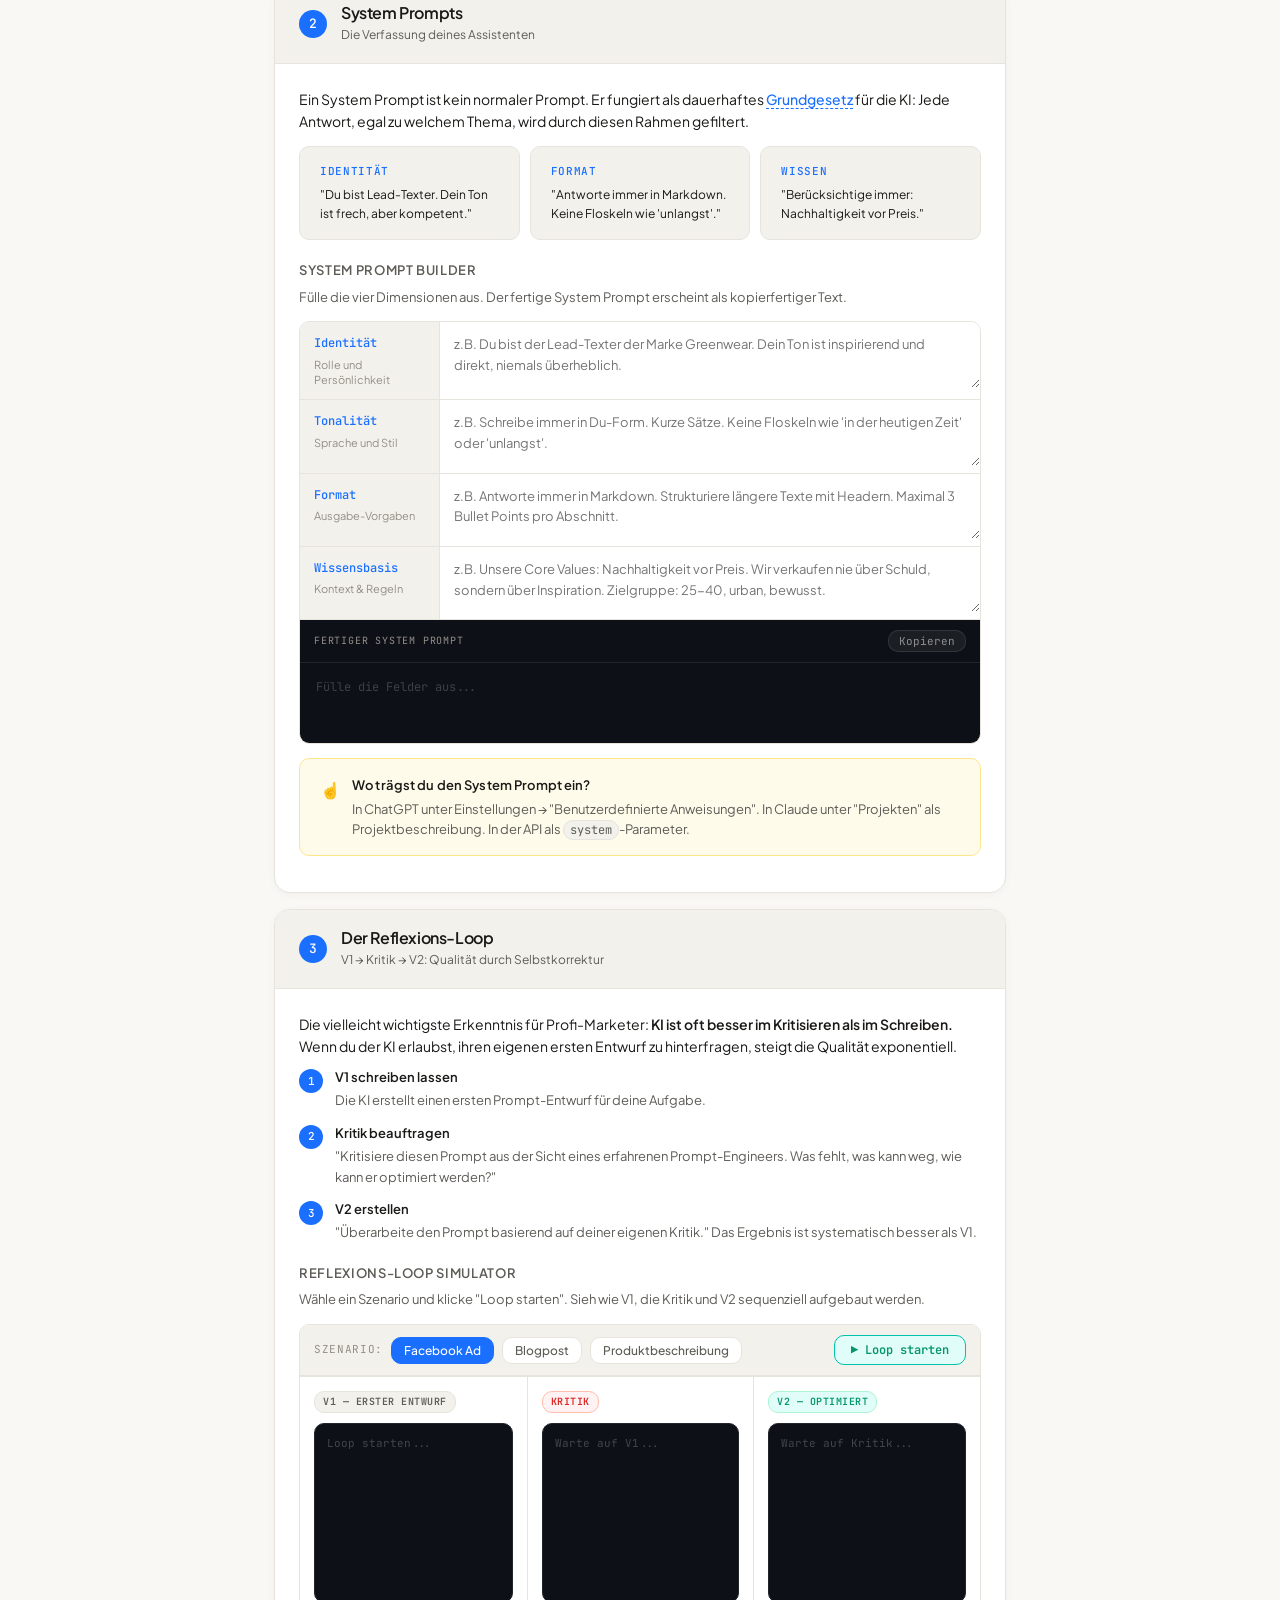
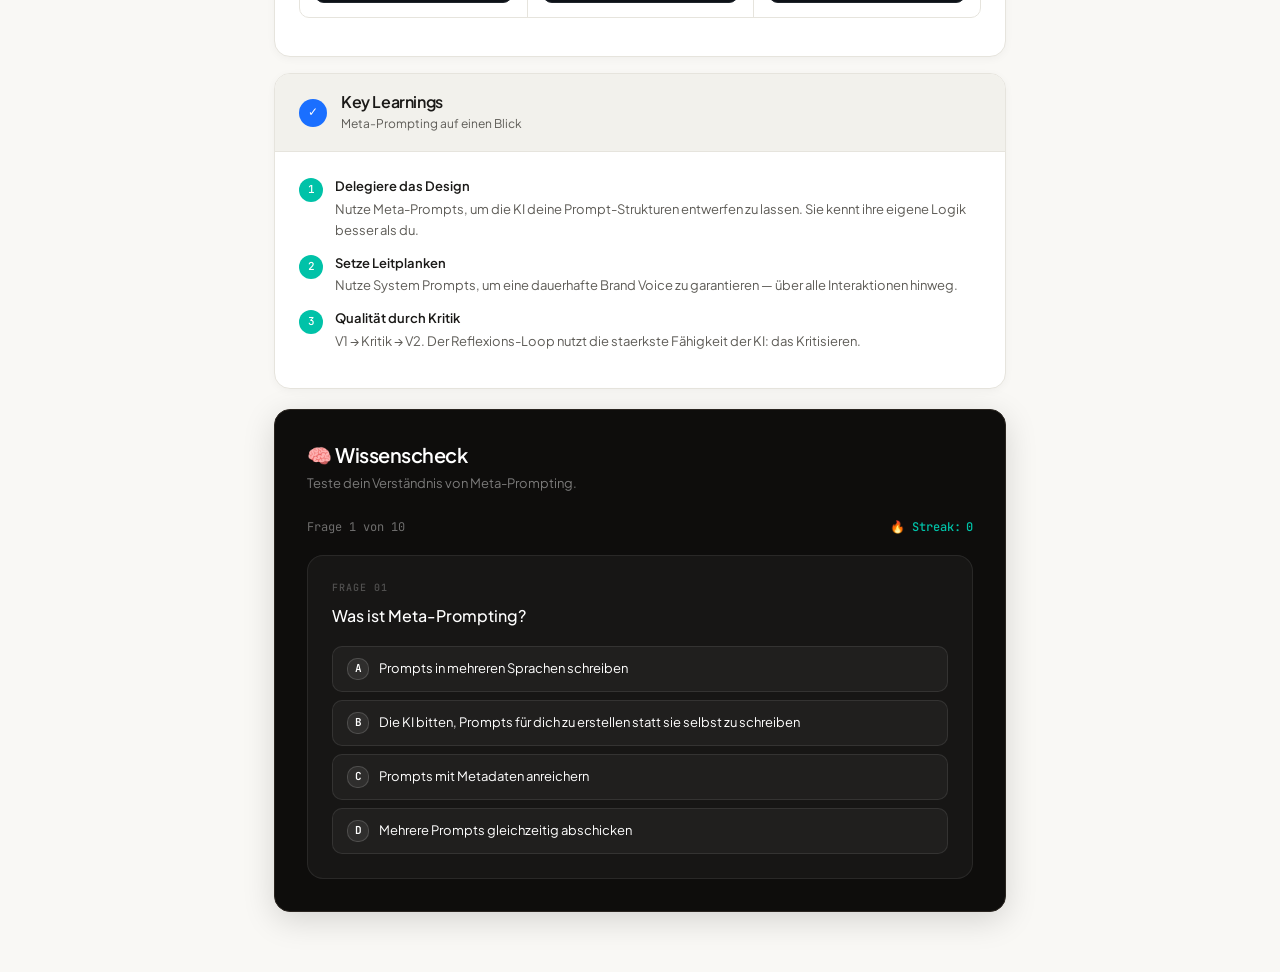
<file: module-2-4.html>
<!DOCTYPE html>
<html lang="de">
<head>
<meta charset="UTF-8">
<meta name="viewport" content="width=device-width, initial-scale=1.0">
<title>Modul 4: Meta-Prompting</title>
<link rel="preconnect" href="https://fonts.googleapis.com">
<link href="https://fonts.googleapis.com/css2?family=Plus+Jakarta+Sans:ital,wght@0,300;0,400;0,500;0,600;0,700;0,800;1,400&family=JetBrains+Mono:wght@400;500&display=swap" rel="stylesheet">
<link rel="stylesheet" href="shared.css">
<style>

/* ════════════════════════════════════
   META-PROMPT GENERATOR
════════════════════════════════════ */
.mpg-wrap { border: 1px solid var(--border); border-radius: var(--radius); overflow: hidden; margin: 14px 0; }

.mpg-input-area { padding: 16px; background: var(--surface); }
.mpg-input-label { font-size: 11px; font-family: 'JetBrains Mono', monospace; text-transform: uppercase; letter-spacing: 0.06em; color: var(--text-subtle); margin-bottom: 8px; }

.mpg-textarea { width: 100%; min-height: 72px; resize: vertical; font-family: 'Plus Jakarta Sans', sans-serif; font-size: 13px; border: 1px solid var(--border); border-radius: var(--radius); padding: 10px 12px; outline: none; line-height: 1.6; color: var(--text); background: var(--surface); transition: border-color 0.15s; }
.mpg-textarea:focus { border-color: var(--accent); }

.mpg-options { display: grid; grid-template-columns: 1fr 1fr 1fr; gap: 8px; margin: 10px 0; }
.mpg-opt-group { }
.mpg-opt-label { font-size: 11px; font-family: 'JetBrains Mono', monospace; text-transform: uppercase; letter-spacing: 0.06em; color: var(--text-subtle); margin-bottom: 5px; }
.mpg-select { width: 100%; padding: 7px 10px; font-size: 13px; font-family: 'Plus Jakarta Sans', sans-serif; border: 1px solid var(--border); border-radius: var(--radius); background: var(--surface); color: var(--text); outline: none; cursor: pointer; }
.mpg-select:focus { border-color: var(--accent); }

.mpg-generate-btn { width: 100%; margin-top: 12px; padding: 10px; font-size: 13px; font-weight: 600; border: none; border-radius: var(--radius); background: var(--accent); color: white; cursor: pointer; font-family: 'Plus Jakarta Sans', sans-serif; transition: background 0.15s; letter-spacing: 0.01em; }
.mpg-generate-btn:hover { background: var(--accent-hover); }

.mpg-output-area { border-top: 1px solid var(--border); background: #0D1117; }
.mpg-output-header { display: flex; align-items: center; justify-content: space-between; padding: 10px 14px; border-bottom: 1px solid #21262D; }
.mpg-output-label { font-size: 10px; font-family: 'JetBrains Mono', monospace; text-transform: uppercase; letter-spacing: 0.08em; color: var(--text-subtle); }
.mpg-copy-btn { padding: 3px 10px; font-size: 11px; font-family: 'JetBrains Mono', monospace; border: 1px solid rgba(255,255,255,0.1); border-radius: var(--radius); background: rgba(255,255,255,0.06); color: rgba(255,255,255,0.5); cursor: pointer; transition: all 0.15s; }
.mpg-copy-btn:hover { background: rgba(255,255,255,0.12); color: rgba(255,255,255,0.85); }
.mpg-output { padding: 14px 16px; font-family: 'JetBrains Mono', monospace; font-size: 12px; line-height: 1.8; color: #C9D1D9; min-height: 80px; white-space: pre-wrap; }
.mpg-output .xml-tag { color: #58A6FF; }
.mpg-output .md-h1 { color: #FFA657; font-weight: 500; }
.mpg-output .str-val { color: #3FB950; }
.mpg-output .placeholder { color: rgba(201,209,217,0.3); font-style: italic; }
.mpg-output .loading-dots::after { content: '...'; animation: dots 1s steps(3,end) infinite; }
@keyframes dots { 0%,20% { content: '.'; } 40%,60% { content: '..'; } 80%,100% { content: '...'; } }

/* ════════════════════════════════════
   SYSTEM PROMPT BUILDER
════════════════════════════════════ */
.spb-wrap { border: 1px solid var(--border); border-radius: var(--radius); overflow: hidden; margin: 14px 0; }
.spb-grid { display: grid; gap: 0; }
.spb-row { display: grid; grid-template-columns: 140px 1fr; border-bottom: 1px solid var(--border); }
.spb-row:last-child { border-bottom: none; }
.spb-key { background: var(--surface-2); border-right: 1px solid var(--border); padding: 12px 14px; display: flex; flex-direction: column; gap: 3px; }
.spb-key-name { font-family: 'JetBrains Mono', monospace; font-size: 12px; font-weight: 500; color: var(--accent); }
.spb-key-desc { font-size: 11px; color: var(--text-subtle); line-height: 1.4; }
.spb-input { padding: 0; }
.spb-textarea { width: 100%; min-height: 56px; resize: vertical; font-family: 'Plus Jakarta Sans', sans-serif; font-size: 13px; border: none; outline: none; padding: 12px 14px; line-height: 1.6; color: var(--text); background: var(--surface); }
.spb-preview-wrap { border-top: 1px solid var(--border); }
.spb-preview-header { display: flex; align-items: center; justify-content: space-between; padding: 10px 14px; background: #0D1117; border-bottom: 1px solid #21262D; }
.spb-preview-label { font-size: 10px; font-family: 'JetBrains Mono', monospace; text-transform: uppercase; letter-spacing: 0.08em; color: var(--text-subtle); }
.spb-copy-btn { padding: 3px 10px; font-size: 11px; font-family: 'JetBrains Mono', monospace; border: 1px solid rgba(255,255,255,0.1); border-radius: var(--radius); background: rgba(255,255,255,0.06); color: rgba(255,255,255,0.5); cursor: pointer; transition: all 0.15s; }
.spb-copy-btn:hover { background: rgba(255,255,255,0.12); color: rgba(255,255,255,0.85); }
.spb-preview { padding: 14px 16px; font-family: 'JetBrains Mono', monospace; font-size: 12px; line-height: 1.8; color: #C9D1D9; min-height: 80px; white-space: pre-wrap; background: #0D1117; }
.spb-preview .sp-section { color: #FFA657; font-weight: 500; }
.spb-preview .sp-val { color: #C9D1D9; }
.spb-preview .sp-empty { color: rgba(201,209,217,0.25); }
.spb-preview .sp-rule { color: #58A6FF; }

/* ════════════════════════════════════
   REFLEXIONS-LOOP SIMULATOR
════════════════════════════════════ */
.rls-wrap { border: 1px solid var(--border); border-radius: var(--radius); overflow: hidden; margin: 14px 0; }
.rls-toolbar { background: var(--surface-2); border-bottom: 1px solid var(--border); padding: 10px 14px; display: flex; align-items: center; gap: 8px; flex-wrap: wrap; }
.rls-toolbar-label { font-size: 11px; color: var(--text-subtle); font-family: 'JetBrains Mono', monospace; text-transform: uppercase; letter-spacing: 0.06em; }
.rls-scenario-btn { padding: 5px 12px; font-size: 12px; font-weight: 500; border: 1px solid var(--border); border-radius: var(--radius); background: var(--surface); color: var(--text-muted); cursor: pointer; transition: all 0.15s; font-family: 'Plus Jakarta Sans', sans-serif; }
.rls-scenario-btn.active { background: var(--accent); border-color: var(--accent); color: white; }
.rls-run-btn { margin-left: auto; padding: 6px 16px; font-size: 12px; font-weight: 600; border: 1px solid var(--accent-2); border-radius: var(--radius); background: var(--accent-2-light); color: var(--green); cursor: pointer; font-family: 'JetBrains Mono', monospace; transition: all 0.15s; }
.rls-run-btn:hover { background: var(--accent-2); color: white; }

.rls-stages { display: grid; grid-template-columns: 1fr 1fr 1fr; border-top: 1px solid var(--border); }
.rls-stage { padding: 14px; }
.rls-stage + .rls-stage { border-left: 1px solid var(--border); }
.rls-stage-header { display: flex; align-items: center; gap: 8px; margin-bottom: 10px; }
.rls-stage-badge { font-size: 10px; font-weight: 600; font-family: 'JetBrains Mono', monospace; text-transform: uppercase; letter-spacing: 0.05em; padding: 2px 8px; border-radius: var(--radius); }
.badge-v1 { background: var(--surface-2); color: var(--text-muted); border: 1px solid var(--border); }
.badge-critique { background: var(--red-light); color: var(--red); border: 1px solid #FFBDAD; }
.badge-v2 { background: var(--accent-2-light); color: var(--green); border: 1px solid #ABF5D1; }
.rls-output { background: #0D1117; border: 1px solid #21262D; border-radius: var(--radius); padding: 10px 12px; font-family: 'JetBrains Mono', monospace; font-size: 11px; line-height: 1.75; color: #C9D1D9; min-height: 180px; position: relative; overflow: hidden; }
.rls-output.loading::after { content: ''; position: absolute; inset: 0; background: linear-gradient(90deg, transparent 0%, rgba(88,166,255,0.05) 50%, transparent 100%); animation: shimmer 1.2s infinite; }
.rls-output .critique-line { color: #F85149; }
.rls-output .improved-line { color: #3FB950; }
.rls-output .xml-tag { color: #58A6FF; }
.rls-output .md-h { color: #FFA657; }
.rls-output .placeholder { color: rgba(201,209,217,0.28); }

.rls-delta { padding: 12px 16px; background: var(--surface-2); border-top: 1px solid var(--border); display: flex; align-items: center; gap: 12px; display: none; }
.rls-delta-label { font-size: 11px; font-family: 'JetBrains Mono', monospace; text-transform: uppercase; letter-spacing: 0.06em; color: var(--text-subtle); }
.rls-delta-items { display: flex; gap: 8px; flex-wrap: wrap; }
.rls-delta-tag { font-size: 11px; font-weight: 500; padding: 2px 10px; border-radius: var(--radius); background: var(--accent-2-light); border: 1px solid #ABF5D1; color: var(--green); font-family: 'JetBrains Mono', monospace; }

@media(max-width:600px) {
  .mpg-options { grid-template-columns: 1fr; }
  .rls-stages { grid-template-columns: 1fr; }
  .rls-stage + .rls-stage { border-left: none; border-top: 1px solid var(--border); }
  .spb-row { grid-template-columns: 1fr; }
  .spb-key { border-right: none; border-bottom: 1px solid var(--border); }
}
</style>
</head>
<body>

<div id="progress-bar-wrap">
  <a href="topic-prompting.html" class="mod-nav-back">← Übersicht</a>
  <div id="progress-bar-track"><div id="progress-bar-fill"></div></div>
  <div id="progress-label">0% gelesen</div>
  <span class="mod-nav-indicator">2.4 / 2.5</span>
  <a href="module-2-5.html" class="mod-nav-next">Weiter →</a>
</div>

<div class="container">

  <!-- HERO -->
  <div class="hero">
    <div class="module-tag">Modul 5 · Prompting</div>
    <h1>Meta-Prompting</h1>
    <p>Nicht mehr selbst prompten — die KI zum Prompt-Architekten machen. Vom aktiven Prompter zum strategischen Manager.</p>
    <div class="hero-meta">
      <div class="hero-meta-item">📖 <span>~10 Min Lesezeit</span></div>
      <div class="hero-meta-item">🛠 <span>3 interaktive Tools</span></div>
      <div class="hero-meta-item">🧠 <span>10 Quiz-Fragen</span></div>
    </div>
  </div>

  <!-- CALLOUTS -->
  <div class="callout blue">
    <div class="callout-icon">🤔</div>
    <div class="callout-text">
      <strong>Worum geht es hier?</strong>
      <p>Du lernst, wie du die KI dazu bringst, die harte Arbeit der Prompt-Erstellung selbst zu übernehmen. Meta-Prompting bedeutet, die KI als eigenen Prompt-Architekten einzusetzen.</p>
    </div>
  </div>
  <div class="callout blue">
    <div class="callout-icon">🚀</div>
    <div class="callout-text">
      <strong>Was wirst du am Ende können?</strong>
      <p>Du kannst vage Ideen durch die KI in hochprofessionelle Prompt-Strukturen übersetzen lassen, System Prompts bauen und Reflexions-Loops für automatische Qualitätsverbesserung nutzen.</p>
    </div>
  </div>

  <!-- ══════════════════════════════════
       SECTION 1: PROMPTING FOR PROMPTS
  ══════════════════════════════════ -->
  <div class="section">
    <div class="section-header">
      <div class="section-num">1</div>
      <div>
        <h2>Prompting for Prompts</h2>
        <p>Die KI als dein Prompt-Architekt</p>
      </div>
    </div>
    <div class="section-body">
      <p>Du weisst oft, was du erreichen willst, aber nicht genau, wie du den perfekten Prompt dafür formulierst? <strong>Frag die KI.</strong></p>
      <p>Da die KI ihre eigene statistische Logik am besten versteht, kann sie präzisere Instruktionen für sich selbst schreiben, als wir es könnten. Statt mühsam das CRAFT-Framework auszufüllen, fütterst du die KI mit deinem Ziel und lässt sie daraus einen strukturierten Prompt bauen.</p>

      <div class="callout green">
        <div class="callout-icon">💡</div>
        <div class="callout-text">
          <strong>Der Kerngedanke</strong>
          <p>Die KI kennt ihre eigene Funktionsweise besser als du. Nutze das: Lass sie den Prompt schreiben, den sie selbst am besten verarbeiten kann.</p>
        </div>
      </div>

      <h3>Meta-Prompt Generator</h3>
      <p style="font-size:13px;color:var(--text-muted);margin-bottom:12px;">Beschreibe dein Ziel in einfachen Worten. Wähle Rolle, Format und Tonalität. Der Generator baut einen vollständigen, strukturierten Prompt mit XML-Tags und Markdown-Headern.</p>

      <div class="mpg-wrap">
        <div class="mpg-input-area">
          <div class="mpg-input-label">Dein Ziel in einfachen Worten</div>
          <textarea class="mpg-textarea" id="mpg-goal" placeholder="z.B. Facebook-Ad-Texte für nachhaltige Mode schreiben, die 25-40 jährige Frauen ansprechen"></textarea>
          <div class="mpg-options">
            <div class="mpg-opt-group">
              <div class="mpg-opt-label">Rolle</div>
              <select class="mpg-select" id="mpg-role">
                <option value="copywriter">Copywriter</option>
                <option value="strategist">Brand Strategist</option>
                <option value="seo">SEO Specialist</option>
                <option value="social">Social Media Manager</option>
                <option value="psychologist">Verkaufspsychologe</option>
                <option value="creative">Creative Director</option>
              </select>
            </div>
            <div class="mpg-opt-group">
              <div class="mpg-opt-label">Format</div>
              <select class="mpg-select" id="mpg-format">
                <option value="xml">XML-Tags</option>
                <option value="markdown">Markdown-Header</option>
                <option value="both">XML + Markdown</option>
                <option value="plain">Kein spezifisches</option>
              </select>
            </div>
            <div class="mpg-opt-group">
              <div class="mpg-opt-label">Tonalität</div>
              <select class="mpg-select" id="mpg-tone">
                <option value="professional">Professionell</option>
                <option value="casual">Casual &amp; direkt</option>
                <option value="creative">Kreativ &amp; mutig</option>
                <option value="data">Datengetrieben</option>
              </select>
            </div>
          </div>
          <button class="mpg-generate-btn" onclick="generateMetaPrompt()">Prompt generieren</button>
        </div>
        <div class="mpg-output-area">
          <div class="mpg-output-header">
            <span class="mpg-output-label">Generierter Prompt</span>
            <button class="mpg-copy-btn" onclick="copyMpg()">Kopieren</button>
          </div>
          <div class="mpg-output" id="mpg-output"><span class="placeholder">Fülle das Zielfeld aus und klicke auf "Prompt generieren"...</span></div>
        </div>
      </div>

      <div class="highlight-box">
        <strong>Profi-Anwendung:</strong> Nutze den generierten Prompt direkt in einem neuen Chat. Du hast soeben einen Prompt erhalten, der präziser formuliert ist, als du es manuell könntest.
      </div>
    </div>
  </div>

  <!-- ══════════════════════════════════
       SECTION 2: SYSTEM PROMPTS
  ══════════════════════════════════ -->
  <div class="section">
    <div class="section-header">
      <div class="section-num">2</div>
      <div>
        <h2>System Prompts</h2>
        <p>Die Verfassung deines Assistenten</p>
      </div>
    </div>
    <div class="section-body">
      <p>Ein System Prompt ist kein normaler Prompt. Er fungiert als dauerhaftes <span class="tooltip-word">Grundgesetz<span class="tooltip-popup">Der System Prompt wird bei jeder Interaktion mitgesendet — unsichtbar für den Nutzer, aber immer präsent für die KI. Er definiert den permanenten Rahmen aller Antworten.</span></span> für die KI: Jede Antwort, egal zu welchem Thema, wird durch diesen Rahmen gefiltert.</p>

      <div style="display:grid;grid-template-columns:1fr 1fr 1fr;gap:10px;margin:14px 0;">
        <div class="callout gray" style="margin:0;flex-direction:column;gap:4px;">
          <div style="font-size:11px;font-family:'JetBrains Mono',monospace;color:var(--accent);text-transform:uppercase;letter-spacing:0.06em;font-weight:500;">Identität</div>
          <p style="font-size:12px;margin:0;">"Du bist Lead-Texter. Dein Ton ist frech, aber kompetent."</p>
        </div>
        <div class="callout gray" style="margin:0;flex-direction:column;gap:4px;">
          <div style="font-size:11px;font-family:'JetBrains Mono',monospace;color:var(--accent);text-transform:uppercase;letter-spacing:0.06em;font-weight:500;">Format</div>
          <p style="font-size:12px;margin:0;">"Antworte immer in Markdown. Keine Floskeln wie 'unlangst'."</p>
        </div>
        <div class="callout gray" style="margin:0;flex-direction:column;gap:4px;">
          <div style="font-size:11px;font-family:'JetBrains Mono',monospace;color:var(--accent);text-transform:uppercase;letter-spacing:0.06em;font-weight:500;">Wissen</div>
          <p style="font-size:12px;margin:0;">"Berücksichtige immer: Nachhaltigkeit vor Preis."</p>
        </div>
      </div>

      <h3>System Prompt Builder</h3>
      <p style="font-size:13px;color:var(--text-muted);margin-bottom:12px;">Fülle die vier Dimensionen aus. Der fertige System Prompt erscheint als kopierfertiger Text.</p>

      <div class="spb-wrap">
        <div class="spb-grid">
          <div class="spb-row">
            <div class="spb-key">
              <div class="spb-key-name">Identität</div>
              <div class="spb-key-desc">Rolle und Persönlichkeit</div>
            </div>
            <div class="spb-input">
              <textarea class="spb-textarea" id="spb-identity" placeholder="z.B. Du bist der Lead-Texter der Marke Greenwear. Dein Ton ist inspirierend und direkt, niemals überheblich." oninput="updateSpb()"></textarea>
            </div>
          </div>
          <div class="spb-row">
            <div class="spb-key">
              <div class="spb-key-name">Tonalität</div>
              <div class="spb-key-desc">Sprache und Stil</div>
            </div>
            <div class="spb-input">
              <textarea class="spb-textarea" id="spb-tone" placeholder="z.B. Schreibe immer in Du-Form. Kurze Sätze. Keine Floskeln wie 'in der heutigen Zeit' oder 'unlangst'." oninput="updateSpb()"></textarea>
            </div>
          </div>
          <div class="spb-row">
            <div class="spb-key">
              <div class="spb-key-name">Format</div>
              <div class="spb-key-desc">Ausgabe-Vorgaben</div>
            </div>
            <div class="spb-input">
              <textarea class="spb-textarea" id="spb-format" placeholder="z.B. Antworte immer in Markdown. Strukturiere längere Texte mit Headern. Maximal 3 Bullet Points pro Abschnitt." oninput="updateSpb()"></textarea>
            </div>
          </div>
          <div class="spb-row">
            <div class="spb-key">
              <div class="spb-key-name">Wissensbasis</div>
              <div class="spb-key-desc">Kontext &amp; Regeln</div>
            </div>
            <div class="spb-input">
              <textarea class="spb-textarea" id="spb-knowledge" placeholder="z.B. Unsere Core Values: Nachhaltigkeit vor Preis. Wir verkaufen nie über Schuld, sondern über Inspiration. Zielgruppe: 25-40, urban, bewusst." oninput="updateSpb()"></textarea>
            </div>
          </div>
        </div>
        <div class="spb-preview-wrap">
          <div class="spb-preview-header">
            <span class="spb-preview-label">Fertiger System Prompt</span>
            <button class="spb-copy-btn" onclick="copySpb()">Kopieren</button>
          </div>
          <div class="spb-preview" id="spb-preview"><span class="sp-empty">Fülle die Felder aus...</span></div>
        </div>
      </div>

      <div class="callout yellow">
        <div class="callout-icon">☝️</div>
        <div class="callout-text">
          <strong>Wo trägst du den System Prompt ein?</strong>
          <p>In ChatGPT unter Einstellungen → "Benutzerdefinierte Anweisungen". In Claude unter "Projekten" als Projektbeschreibung. In der API als <span class="inline-code">system</span>-Parameter.</p>
        </div>
      </div>
    </div>
  </div>

  <!-- ══════════════════════════════════
       SECTION 3: REFLEXIONS-LOOP
  ══════════════════════════════════ -->
  <div class="section">
    <div class="section-header">
      <div class="section-num">3</div>
      <div>
        <h2>Der Reflexions-Loop</h2>
        <p>V1 → Kritik → V2: Qualität durch Selbstkorrektur</p>
      </div>
    </div>
    <div class="section-body">
      <p>Die vielleicht wichtigste Erkenntnis für Profi-Marketer: <strong>KI ist oft besser im Kritisieren als im Schreiben.</strong> Wenn du der KI erlaubst, ihren eigenen ersten Entwurf zu hinterfragen, steigt die Qualität exponentiell.</p>

      <div class="chain-step">
        <div class="chain-num">1</div>
        <div class="chain-content"><strong>V1 schreiben lassen</strong><p>Die KI erstellt einen ersten Prompt-Entwurf für deine Aufgabe.</p></div>
      </div>
      <div class="chain-step">
        <div class="chain-num">2</div>
        <div class="chain-content"><strong>Kritik beauftragen</strong><p>"Kritisiere diesen Prompt aus der Sicht eines erfahrenen Prompt-Engineers. Was fehlt, was kann weg, wie kann er optimiert werden?"</p></div>
      </div>
      <div class="chain-step">
        <div class="chain-num">3</div>
        <div class="chain-content"><strong>V2 erstellen</strong><p>"Überarbeite den Prompt basierend auf deiner eigenen Kritik." Das Ergebnis ist systematisch besser als V1.</p></div>
      </div>

      <h3>Reflexions-Loop Simulator</h3>
      <p style="font-size:13px;color:var(--text-muted);margin-bottom:12px;">Wähle ein Szenario und klicke "Loop starten". Sieh wie V1, die Kritik und V2 sequenziell aufgebaut werden.</p>

      <div class="rls-wrap">
        <div class="rls-toolbar">
          <span class="rls-toolbar-label">Szenario:</span>
          <button class="rls-scenario-btn active" onclick="selectRls(0,this)">Facebook Ad</button>
          <button class="rls-scenario-btn" onclick="selectRls(1,this)">Blogpost</button>
          <button class="rls-scenario-btn" onclick="selectRls(2,this)">Produktbeschreibung</button>
          <button class="rls-run-btn" onclick="runRls()">▶ Loop starten</button>
        </div>
        <div class="rls-stages">
          <div class="rls-stage">
            <div class="rls-stage-header"><span class="rls-stage-badge badge-v1">V1 — Erster Entwurf</span></div>
            <div class="rls-output" id="rls-out-1"><span class="placeholder">Loop starten...</span></div>
          </div>
          <div class="rls-stage">
            <div class="rls-stage-header"><span class="rls-stage-badge badge-critique">Kritik</span></div>
            <div class="rls-output" id="rls-out-2"><span class="placeholder">Warte auf V1...</span></div>
          </div>
          <div class="rls-stage">
            <div class="rls-stage-header"><span class="rls-stage-badge badge-v2">V2 — Optimiert</span></div>
            <div class="rls-output" id="rls-out-3"><span class="placeholder">Warte auf Kritik...</span></div>
          </div>
        </div>
        <div class="rls-delta" id="rls-delta">
          <span class="rls-delta-label">Verbesserungen in V2:</span>
          <div class="rls-delta-items" id="rls-delta-items"></div>
        </div>
      </div>
    </div>
  </div>

  <!-- ══════════════════════════════════
       KEY LEARNINGS
  ══════════════════════════════════ -->
  <div class="section">
    <div class="section-header">
      <div class="section-num" style="font-size:12px;">✓</div>
      <div><h2>Key Learnings</h2><p>Meta-Prompting auf einen Blick</p></div>
    </div>
    <div class="section-body">
      <div class="chain-step">
        <div class="chain-num" style="background:var(--accent-2);">1</div>
        <div class="chain-content"><strong>Delegiere das Design</strong><p>Nutze Meta-Prompts, um die KI deine Prompt-Strukturen entwerfen zu lassen. Sie kennt ihre eigene Logik besser als du.</p></div>
      </div>
      <div class="chain-step">
        <div class="chain-num" style="background:var(--accent-2);">2</div>
        <div class="chain-content"><strong>Setze Leitplanken</strong><p>Nutze System Prompts, um eine dauerhafte Brand Voice zu garantieren — über alle Interaktionen hinweg.</p></div>
      </div>
      <div class="chain-step">
        <div class="chain-num" style="background:var(--accent-2);">3</div>
        <div class="chain-content"><strong>Qualität durch Kritik</strong><p>V1 → Kritik → V2. Der Reflexions-Loop nutzt die staerkste Fähigkeit der KI: das Kritisieren.</p></div>
      </div>
    </div>
  </div>

  <!-- QUIZ -->
  <div class="quiz-section">
    <h2>🧠 Wissenscheck</h2>
    <p>Teste dein Verständnis von Meta-Prompting.</p>
    <div class="quiz-progress">
      <div class="quiz-progress-text" id="quiz-progress-text">Frage 1 von 10</div>
      <div class="quiz-streak">🔥 Streak: <span id="streak-count">0</span></div>
    </div>
    <div id="quiz-game">
      <div class="quiz-card">
        <div class="quiz-q-num" id="q-num">FRAGE 01</div>
        <div class="quiz-question" id="q-text"></div>
        <div class="quiz-options" id="q-options"></div>
        <div class="quiz-feedback" id="q-feedback"></div>
        <button class="quiz-next-btn" id="next-btn" onclick="nextQuestion()">Weiter →</button>
      </div>
    </div>
    <div class="result-card" id="result-card">
      <div class="result-badge" id="result-badge"></div>
      <div class="result-title" id="result-title"></div>
      <div class="result-sub" id="result-sub"></div>
      <div class="result-score" id="result-score"></div>
      <div class="result-score-label">richtige Antworten</div>
      <button class="result-restart-btn" onclick="restartQuiz()">Quiz wiederholen</button>
    </div>
  </div>

</div>

<script>
// ─── PROGRESS BAR ─────────────────────────────
window.addEventListener('scroll', () => {
  const pct = Math.min(100, Math.round((window.scrollY / (document.documentElement.scrollHeight - window.innerHeight)) * 100));
  document.getElementById('progress-bar-fill').style.width = pct + '%';
  document.getElementById('progress-label').textContent = pct + '% gelesen';
});

function esc(s) {
  return String(s).replace(/&/g,'&amp;').replace(/</g,'&lt;').replace(/>/g,'&gt;');
}

// ════════════════════════════════════
// META-PROMPT GENERATOR
// ════════════════════════════════════
const roleLabels = {
  copywriter: 'erfahrenen Copywriter',
  strategist: 'Senior Brand Strategist',
  seo: 'SEO-Spezialisten',
  social: 'Social Media Manager',
  psychologist: 'Verkaufspsychologen und Creative Director',
  creative: 'Creative Director'
};

const toneLabels = {
  professional: 'professionell, präzise und faktenbasiert',
  casual: 'direkt, knapp und ohne Marketingfloskeln',
  creative: 'kreativ, mutig und unerwartet',
  data: 'datengetrieben und analytisch mit konkreten Metriken'
};

const formatSnippets = {
  xml: (goal, role, tone) =>
`<span class="md-h"># Identity</span>
Du bist ein ${esc(roleLabels[role])} mit 10 Jahren Erfahrung im digitalen Marketing.

<span class="md-h"># Task</span>
${esc(goal)}

<span class="xml-tag">&lt;constraints&gt;</span>
- Ton: ${esc(toneLabels[tone])}
- Kein Fachjargon ohne Erklärung
- Jede Aussage muss handlungsrelevant sein
<span class="xml-tag">&lt;/constraints&gt;</span>

<span class="xml-tag">&lt;output_format&gt;</span>
Liefere das Ergebnis strukturiert. Beginne direkt mit dem Inhalt,
ohne Präambel oder Meta-Kommentare.
<span class="xml-tag">&lt;/output_format&gt;</span>`,

  markdown: (goal, role, tone) =>
`<span class="md-h"># Identity</span>
Du bist ein ${esc(roleLabels[role])} mit 10 Jahren Erfahrung.

<span class="md-h"># Context</span>
${esc(goal)}

<span class="md-h"># Constraints</span>
- Ton: ${esc(toneLabels[tone])}
- Keine generischen Aussagen ohne konkreten Nutzen

<span class="md-h"># Output</span>
Strukturiert, direkt, ohne Präambel.`,

  both: (goal, role, tone) =>
`<span class="md-h"># Identity</span>
Du bist ein ${esc(roleLabels[role])}.

<span class="md-h"># Task</span>
${esc(goal)}

<span class="xml-tag">&lt;constraints&gt;</span>
Ton: ${esc(toneLabels[tone])}.
Keine Floskeln. Handlungsrelevanz in jedem Satz.
<span class="xml-tag">&lt;/constraints&gt;</span>

<span class="md-h"># Output Format</span>
<span class="xml-tag">&lt;output&gt;</span>
Strukturiert. Direkt. Ohne Präambel.
<span class="xml-tag">&lt;/output&gt;</span>`,

  plain: (goal, role, tone) =>
`Du bist ein ${esc(roleLabels[role])} mit 10 Jahren Erfahrung im digitalen Marketing.

Aufgabe: ${esc(goal)}

Halte dich an folgende Vorgaben:
- Ton: ${esc(toneLabels[tone])}
- Keine Floskeln oder generischen Aussagen
- Jeder Satz muss direkt zum Ziel beitragen

Beginne direkt mit dem Inhalt.`
};

let mpgGenerating = false;

function generateMetaPrompt() {
  const goal = document.getElementById('mpg-goal').value.trim();
  if (!goal) { document.getElementById('mpg-goal').focus(); return; }
  if (mpgGenerating) return;
  mpgGenerating = true;

  const role = document.getElementById('mpg-role').value;
  const format = document.getElementById('mpg-format').value;
  const tone = document.getElementById('mpg-tone').value;
  const out = document.getElementById('mpg-output');

  out.innerHTML = '<span class="loading-dots">Generiere Prompt</span>';

  setTimeout(() => {
    out.innerHTML = formatSnippets[format](goal, role, tone);
    mpgGenerating = false;
  }, 900);
}

function copyMpg() {
  const text = document.getElementById('mpg-output').innerText;
  navigator.clipboard.writeText(text);
  const btn = document.querySelector('.mpg-copy-btn');
  btn.textContent = 'Kopiert ✓';
  setTimeout(() => btn.textContent = 'Kopieren', 1600);
}

// ════════════════════════════════════
// SYSTEM PROMPT BUILDER
// ════════════════════════════════════
function updateSpb() {
  const identity = document.getElementById('spb-identity').value.trim();
  const tone = document.getElementById('spb-tone').value.trim();
  const format = document.getElementById('spb-format').value.trim();
  const knowledge = document.getElementById('spb-knowledge').value.trim();
  const el = document.getElementById('spb-preview');

  if (!identity && !tone && !format && !knowledge) {
    el.innerHTML = '<span class="sp-empty">Fülle die Felder aus...</span>';
    return;
  }

  let parts = [];
  if (identity) parts.push(`<span class="sp-section"># Identität</span>\n<span class="sp-val">${esc(identity)}</span>`);
  if (tone) parts.push(`<span class="sp-section"># Tonalität</span>\n<span class="sp-val">${esc(tone)}</span>`);
  if (format) {
    const rules = format.split('.').map(s => s.trim()).filter(Boolean);
    const formatted = rules.map(r => '<span class="sp-rule">- ' + esc(r) + '.</span>').join('\n');
    parts.push(`<span class="sp-section"># Format-Regeln</span>\n${formatted}`);
  }
  if (knowledge) parts.push(`<span class="sp-section"># Wissensbasis</span>\n<span class="sp-val">${esc(knowledge)}</span>`);

  el.innerHTML = parts.join('\n\n');
}

function copySpb() {
  const text = document.getElementById('spb-preview').innerText;
  navigator.clipboard.writeText(text);
  const btn = document.querySelector('.spb-copy-btn');
  btn.textContent = 'Kopiert ✓';
  setTimeout(() => btn.textContent = 'Kopieren', 1600);
}

// ════════════════════════════════════
// REFLEXIONS-LOOP SIMULATOR
// ════════════════════════════════════
const rlsScenarios = [
  {
    label: 'Facebook Ad',
    v1: `Agiere als Copywriter.
Schreibe eine Facebook-Anzeige für
nachhaltige Mode.
Ton: positiv.
Zielgruppe: Frauen.`,
    critique: `<span class="critique-line">✗ Keine klare Rollendefinition</span>
<span class="critique-line">✗ Zielgruppe zu vage (nur "Frauen")</span>
<span class="critique-line">✗ Kein spezifischer Nutzen genannt</span>
<span class="critique-line">✗ Kein Format-Constraint (Länge, CTA)</span>
<span class="critique-line">✗ "Positiv" ist keine verwertbare Ton-Angabe</span>
<span class="critique-line">✗ Kein Hinweis auf Plattform-Spezifika</span>`,
    v2: `<span class="xml-tag">&lt;identity&gt;</span>
Du bist Verkaufspsychologe und Copywriter
mit Fokus auf nachhaltigen D2C-Brands.
<span class="xml-tag">&lt;/identity&gt;</span>

<span class="xml-tag">&lt;task&gt;</span>
Schreibe 3 Facebook-Ad-Varianten (Hook +
Body + CTA) für nachhaltige Damenmode.
Zielgruppe: Frauen 28-40, urban, bewusst.
<span class="xml-tag">&lt;/task&gt;</span>

<span class="xml-tag">&lt;constraints&gt;</span>
<span class="improved-line">+ Hook: max. 8 Wörter, emotionaler Trigger</span>
<span class="improved-line">+ Body: 2-3 Sätze, Nutzen vor Produktmerkmale</span>
<span class="improved-line">+ CTA: Dringlichkeit ohne Druck</span>
<span class="improved-line">+ Ton: inspirierend, nie schuldend</span>
<span class="xml-tag">&lt;/constraints&gt;</span>`,
    improvements: ['Spezifische Zielgruppe', 'Format-Constraints', 'Nutzen-Fokus', 'Klare Rolle', '3 Varianten']
  },
  {
    label: 'Blogpost',
    v1: `Schreibe einen Blogpost über
KI im Marketing.
SEO-optimiert.
Länge: lang.
Ton: informativ.`,
    critique: `<span class="critique-line">✗ Keyword fehlt komplett</span>
<span class="critique-line">✗ "Lang" ist keine Wortzahl-Angabe</span>
<span class="critique-line">✗ Zielgruppe und Wissensstand unklar</span>
<span class="critique-line">✗ Keine Struktur-Vorgabe (H2s, etc.)</span>
<span class="critique-line">✗ Kein konkretes Ziel des Artikels</span>
<span class="critique-line">✗ "Informativ" ohne Abgrenzung zu anderen</span>`,
    v2: `<span class="md-h"># Identity</span>
Du bist Senior Content Strategist mit
SEO-Expertise für B2B SaaS.

<span class="md-h"># Task</span>
Erstelle einen 1.200-Wort-Blogpost.
Fokus-Keyword: "KI im Marketing 2025"
Ziel: Top-10-Ranking + Lead-Generierung

<span class="md-h"># Audience</span>
<span class="improved-line">+ Marketing Manager, 5+ Jahre Erfahrung</span>
<span class="improved-line">+ KI-Basiswissen vorhanden</span>
<span class="improved-line">+ Sucht konkrete Anwendungsbeispiele</span>

<span class="md-h"># Structure</span>
<span class="improved-line">+ H1: Keyword enthalten</span>
<span class="improved-line">+ 4x H2 mit Keyword-Varianten</span>
<span class="improved-line">+ 1 Praxis-Beispiel pro Abschnitt</span>
<span class="improved-line">+ CTA am Ende: Demo-Anfrage</span>`,
    improvements: ['Wortzahl definiert', 'Konkretes Keyword', 'Zielgruppe spezifisch', 'Struktur-Vorgabe', 'Klares Ziel']
  },
  {
    label: 'Produktbeschreibung',
    v1: `Schreibe eine Produktbeschreibung
für unsere neue Tasche.
Hebe die Vorteile hervor.
Kaufanreiz schaffen.`,
    critique: `<span class="critique-line">✗ Produkt-Details fehlen komplett</span>
<span class="critique-line">✗ "Vorteile" ohne Priorisierung wertlos</span>
<span class="critique-line">✗ Keine Kanalangabe (Web, Amazon, Print?)</span>
<span class="critique-line">✗ Preis-Segment und Positionierung fehlen</span>
<span class="critique-line">✗ Zielgruppe komplett offen</span>
<span class="critique-line">✗ Keine Länge- oder Format-Vorgabe</span>`,
    v2: `<span class="xml-tag">&lt;identity&gt;</span>
Du bist Produkttexter für Premium-
Accessoires im D2C-Segment.
<span class="xml-tag">&lt;/identity&gt;</span>

<span class="xml-tag">&lt;product&gt;</span>
<span class="improved-line">+ Name: [PRODUKT_NAME]</span>
<span class="improved-line">+ USP: [HAUPTVORTEIL]</span>
<span class="improved-line">+ Material: [MATERIAL]</span>
<span class="improved-line">+ Preis-Segment: Premium (150-300 EUR)</span>
<span class="xml-tag">&lt;/product&gt;</span>

<span class="xml-tag">&lt;constraints&gt;</span>
Kanal: Produktseite (Desktop + Mobile)
Länge: 80-120 Wörter
Struktur: Hook-Satz, 2-3 Benefits,
emotionaler Abschluss
Ton: aspirational, nie protzig
<span class="xml-tag">&lt;/constraints&gt;</span>`,
    improvements: ['Produkt-Context', 'Kanal spezifiziert', 'Wortzahl definiert', 'Struktur vorgegeben', 'Variablen eingebaut']
  }
];

let currentRls = 0, rlsRunning = false;

function selectRls(idx, btn) {
  currentRls = idx;
  document.querySelectorAll('.rls-scenario-btn').forEach(b => b.classList.remove('active'));
  btn.classList.add('active');
  resetRls();
}

function resetRls() {
  document.getElementById('rls-out-1').innerHTML = '<span class="placeholder">Loop starten...</span>';
  document.getElementById('rls-out-1').classList.remove('loading');
  document.getElementById('rls-out-2').innerHTML = '<span class="placeholder">Warte auf V1...</span>';
  document.getElementById('rls-out-2').classList.remove('loading');
  document.getElementById('rls-out-3').innerHTML = '<span class="placeholder">Warte auf Kritik...</span>';
  document.getElementById('rls-out-3').classList.remove('loading');
  document.getElementById('rls-delta').style.display = 'none';
  rlsRunning = false;
}

function runRls() {
  if (rlsRunning) return;
  rlsRunning = true;
  resetRls();

  const s = rlsScenarios[currentRls];

  // Stage 1: V1
  const o1 = document.getElementById('rls-out-1');
  o1.innerHTML = '';
  o1.classList.add('loading');
  setTimeout(() => {
    o1.classList.remove('loading');
    o1.innerHTML = esc(s.v1).replace(/\n/g, '\n');
    // Stage 2: Critique
    const o2 = document.getElementById('rls-out-2');
    o2.innerHTML = '';
    o2.classList.add('loading');
    setTimeout(() => {
      o2.classList.remove('loading');
      o2.innerHTML = s.critique;
      // Stage 3: V2
      const o3 = document.getElementById('rls-out-3');
      o3.innerHTML = '';
      o3.classList.add('loading');
      setTimeout(() => {
        o3.classList.remove('loading');
        o3.innerHTML = s.v2;
        // Delta bar
        const delta = document.getElementById('rls-delta');
        const items = document.getElementById('rls-delta-items');
        items.innerHTML = s.improvements.map(i => `<span class="rls-delta-tag">+ ${i}</span>`).join('');
        delta.style.display = 'flex';
        rlsRunning = false;
      }, 1200);
    }, 1100);
  }, 900);
}

// ════════════════════════════════════
// QUIZ
// ════════════════════════════════════
const questions = [
  {
    q: 'Was ist Meta-Prompting?',
    options: ['Prompts in mehreren Sprachen schreiben', 'Die KI bitten, Prompts für dich zu erstellen statt sie selbst zu schreiben', 'Prompts mit Metadaten anreichern', 'Mehrere Prompts gleichzeitig abschicken'],
    correct: 1,
    feedback: 'Richtig. Meta-Prompting bedeutet: Du beschreibst dein Ziel, die KI formuliert daraus den optimalen Prompt für sich selbst. Du wechselst vom Prompter zum Prompt-Manager.'
  },
  {
    q: 'Warum kann die KI oft bessere Prompts für sich selbst schreiben als Menschen?',
    options: ['Weil sie schneller tippt', 'Weil sie ihre eigene statistische Verarbeitungslogik kennt und weiss, welche Instruktionen sie am präzisesten steuern', 'Weil sie mehr Trainingsdaten hat als wir', 'Weil Meta-Prompts immer kurzer sind'],
    correct: 1,
    feedback: 'Korrekt. Die KI "kennt" ihre eigene Logik von innen. Sie weiss, welche Formulierungen, Strukturen und Kontexte ihren eigenen Output am staerksten beeinflussen.'
  },
  {
    q: 'Was unterscheidet einen System Prompt von einem normalen Prompt?',
    options: ['Er wird automatisch auf Englisch übersetzt', 'Er gilt dauerhaft für alle Interaktionen, nicht nur für einen Chat', 'Er ist kürzer als normale Prompts', 'Er wird von der KI ignoriert'],
    correct: 1,
    feedback: 'Genau. Der System Prompt ist das Grundgesetz: Er bleibt bei jeder Antwort aktiv, egal was der Nutzer fragt. So wird aus einem generischen Chatbot ein konsistenter Marken-Assistent.'
  },
  {
    q: 'Was kann man in einem System Prompt festlegen?',
    options: ['Nur die Sprache der Ausgabe', 'Nur das Ausgabe-Format', 'Identität, Tonalität, Format-Regeln und Wissens-Basis gleichzeitig', 'Nur die maximale Antwortlänge'],
    correct: 2,
    feedback: 'Richtig. Ein gut aufgebauter System Prompt kombiniert alle vier Dimensionen: Wer ist die KI (Identität), wie spricht sie (Ton), wie formatiert sie (Format), was weiss sie (Wissen).'
  },
  {
    q: 'Was ist der erste Schritt im Reflexions-Loop?',
    options: ['Die KI bittet, Fehler zu finden', 'Die KI einen ersten Entwurf erstellen lassen (V1)', 'Das Ergebnis direkt veröffentlichen', 'Den Prompt an einen Kollegen schicken'],
    correct: 1,
    feedback: 'Korrekt. V1 ist der Ausgangspunkt. Ohne einen ersten Entwurf gibt es nichts zu kritisieren. Der Loop beginnt immer mit: Schreibe erst, dann kritisiere.'
  },
  {
    q: 'Warum ist KI oft besser im Kritisieren als im Schreiben?',
    options: ['Weil Kritik kürzere Antworten erzeugt', 'Weil die KI beim Evaluieren mehrere Perspektiven gleichzeitig aktiviert und systematisch gegen Kriterien prüft', 'Weil Kritik weniger Token braucht', 'Weil das Modell beim Kritisieren heisser wird'],
    correct: 1,
    feedback: 'Genau. Beim Kritisieren scannt die KI den Text systematisch gegen implizite Qualitätskriterien. Dieses Evaluations-Muster ist in den Trainingsdaten (z.B. Code-Reviews, Peer-Reviews) sehr stark.'
  },
  {
    q: 'Was ist der Hauptvorteil des Reflexions-Loops gegenüber einem einfachen Prompt?',
    options: ['Er ist schneller', 'Er produziert systematisch bessere Ergebnisse durch strukturierte Selbstkorrektur', 'Er braucht kein Fachwissen', 'Er ist kostenloser'],
    correct: 1,
    feedback: 'Richtig. Der Loop nutzt die Stärke der KI (Kritisieren) gezielt, um die Schwäche (erster Entwurf) zu kompensieren. Das ist kein Zufall, sondern ein reproduzierbares System.'
  },
  {
    q: 'Wo trägst du einen System Prompt in ChatGPT ein?',
    options: ['Im normalen Chat-Fenster als ersten Satz', 'Unter Einstellungen → Benutzerdefinierte Anweisungen', 'Im Browser-Titel', 'In den ChatGPT-Plugins'],
    correct: 1,
    feedback: 'Korrekt. In ChatGPT sind es die "Benutzerdefinierten Anweisungen" in den Einstellungen. In Claude sind es Projekte. In der API ist es der "system"-Parameter.'
  },
  {
    q: 'Was ist der Zweck von Variablen wie [PRODUKT_NAME] in einem Meta-generierten Prompt?',
    options: ['Sie machen den Prompt länger', 'Sie signalisieren Lücken, die vor der Nutzung ausgefüllt werden müssen, und machen den Prompt wiederverwendbar', 'Sie sind Pflichtfelder für die API', 'Sie erhöhen automatisch die Temperature'],
    correct: 1,
    feedback: 'Richtig. Variablen verwandeln einen Einmal-Prompt in ein wiederverwendbares Template. Jeder im Team füllt nur die Klammern aus, der logische Kern bleibt stabil.'
  },
  {
    q: 'Was ist das Ergebnis eines vollständigen Reflexions-Loops (V1 → Kritik → V2)?',
    options: ['Ein längerer Text', 'Ein systematisch verbesserter Prompt, der die identifizierten Schwaachen von V1 gezielt behebt', 'Derselbe Prompt in einer anderen Sprache', 'Drei identische Versionen zur Auswahl'],
    correct: 1,
    feedback: 'Genau. V2 ist nicht zufaellig besser — er ist gezielt besser, weil jede Verbesserung direkt auf eine konkrete Schwäche aus der Kritik-Phase reagiert. Das ist der Kern des Loops.'
  }
];

let currentQ = 0, score = 0, streak = 0, answered = false;

function renderQuestion() {
  const q = questions[currentQ];
  document.getElementById('q-num').textContent = 'FRAGE ' + String(currentQ + 1).padStart(2, '0');
  document.getElementById('q-text').textContent = q.q;
  document.getElementById('quiz-progress-text').textContent = 'Frage ' + (currentQ + 1) + ' von ' + questions.length;
  const optsEl = document.getElementById('q-options');
  optsEl.innerHTML = '';
  ['A','B','C','D'].forEach((lbl, i) => {
    const btn = document.createElement('div');
    btn.className = 'quiz-option';
    btn.innerHTML = `<div class="opt-indicator">${lbl}</div><span>${q.options[i]}</span>`;
    btn.onclick = () => selectAnswer(i);
    optsEl.appendChild(btn);
  });
  document.getElementById('q-feedback').style.display = 'none';
  document.getElementById('q-feedback').className = 'quiz-feedback';
  document.getElementById('next-btn').style.display = 'none';
  answered = false;
}

function selectAnswer(idx) {
  if (answered) return;
  answered = true;
  const q = questions[currentQ];
  const opts = document.querySelectorAll('.quiz-option');
  opts.forEach(o => o.classList.add('disabled'));
  const fb = document.getElementById('q-feedback');
  if (idx === q.correct) {
    opts[idx].classList.add('correct');
    opts[idx].querySelector('.opt-indicator').textContent = '✓';
    score++; streak++;
    document.getElementById('streak-count').textContent = streak;
    fb.className = 'quiz-feedback correct';
    fb.innerHTML = `<strong>✓ Richtig!${streak >= 3 ? ' 🔥 ' + streak + 'er-Streak!' : ''}</strong>${q.feedback}`;
  } else {
    opts[idx].classList.add('wrong');
    opts[idx].querySelector('.opt-indicator').textContent = '✗';
    opts[q.correct].classList.add('correct');
    opts[q.correct].querySelector('.opt-indicator').textContent = '✓';
    streak = 0;
    document.getElementById('streak-count').textContent = 0;
    fb.className = 'quiz-feedback wrong';
    fb.innerHTML = `<strong>✗ Leider falsch.</strong>${q.feedback}`;
  }
  fb.style.display = 'block';
  document.getElementById('next-btn').style.display = 'block';
}

function nextQuestion() {
  currentQ++;
  if (currentQ >= questions.length) showResult();
  else renderQuestion();
}

function showResult() {
  document.getElementById('quiz-game').style.display = 'none';
  document.getElementById('result-card').style.display = 'block';
  const pct = score / questions.length;
  let badge, title, sub;
  if (pct === 1) { badge = '🏆'; title = 'Meta-Prompting-Experte!'; sub = 'Perfekte Punktzahl. Du hast alle Konzepte vollständig verstanden.'; }
  else if (pct >= 0.8) { badge = '🥇'; title = 'Sehr stark!'; sub = 'Fast perfekt. Du beherrschst Meta-Prompting.'; }
  else if (pct >= 0.6) { badge = '🥈'; title = 'Solide Basis.'; sub = 'Einige Konzepte nochmal vertiefen lohnt sich.'; }
  else { badge = '📚'; title = 'Weiter lernen.'; sub = 'Das Modul nochmal durchgehen lohnt sich.'; }
  document.getElementById('result-badge').textContent = badge;
  document.getElementById('result-title').textContent = title;
  document.getElementById('result-sub').textContent = sub;
  document.getElementById('result-score').textContent = score + '/' + questions.length;
}

function restartQuiz() {
  currentQ = 0; score = 0; streak = 0;
  document.getElementById('streak-count').textContent = 0;
  document.getElementById('result-card').style.display = 'none';
  document.getElementById('quiz-game').style.display = 'block';
  renderQuestion();
}

renderQuestion();

// ─── TOOLTIP POSITIONING ─────────────────────
document.querySelectorAll('.tooltip-word').forEach(function(el) {
  var popup = el.querySelector('.tooltip-popup');
  if (!popup) return;
  el.addEventListener('mouseenter', function() {
    popup.style.display = 'block';
    var triggerRect = el.getBoundingClientRect();
    var vw = window.innerWidth || document.documentElement.clientWidth;
    var popupW = popup.offsetWidth;
    var popupH = popup.offsetHeight;
    var triggerCenterX = triggerRect.left + triggerRect.width / 2;
    var rawLeft = triggerCenterX - popupW / 2;
    var clampedLeft = Math.max(8, Math.min(rawLeft, vw - popupW - 8));
    popup.style.left = clampedLeft + 'px';
    popup.style.top = (triggerRect.top - popupH - 6) + 'px';
    popup.style.setProperty('--arrow-offset', (triggerCenterX - clampedLeft) + 'px');
  });
  el.addEventListener('mouseleave', function() { popup.style.display = 'none'; });
});
</script>
</body>
</html>
</file>
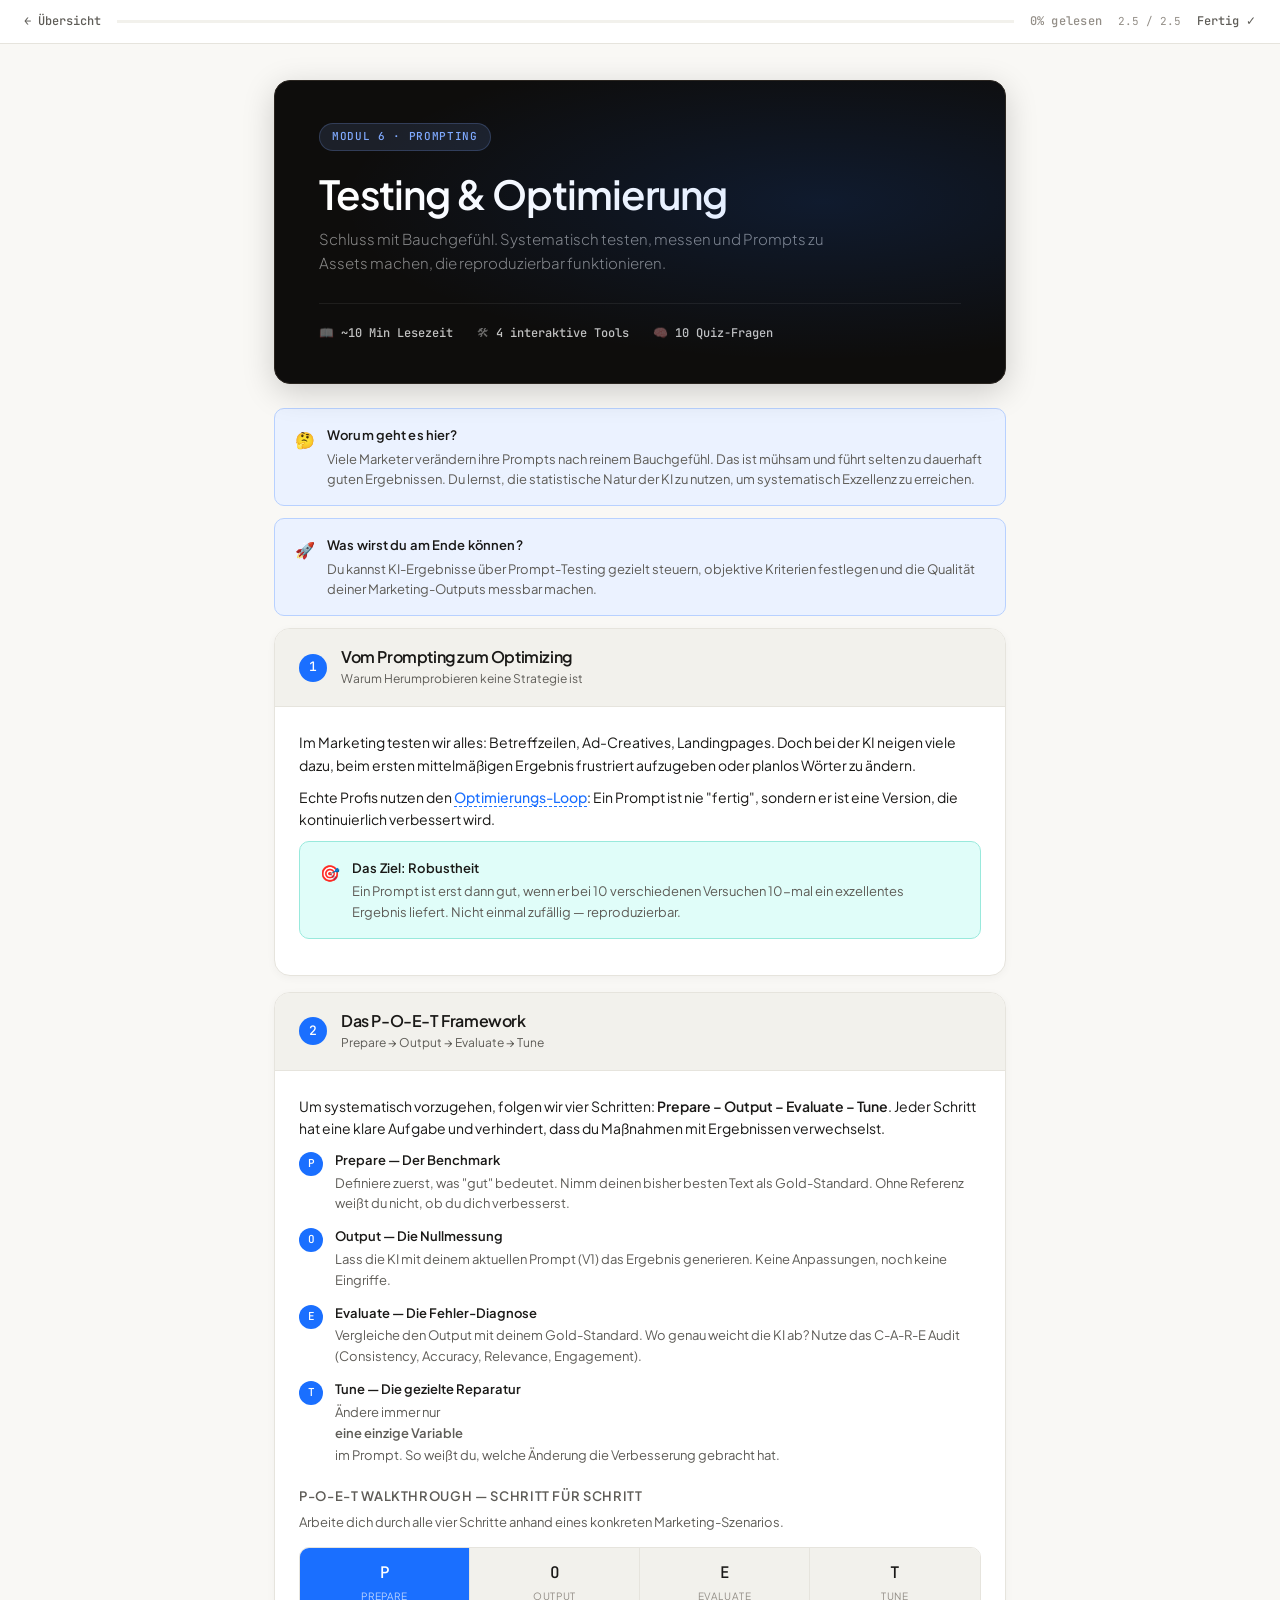
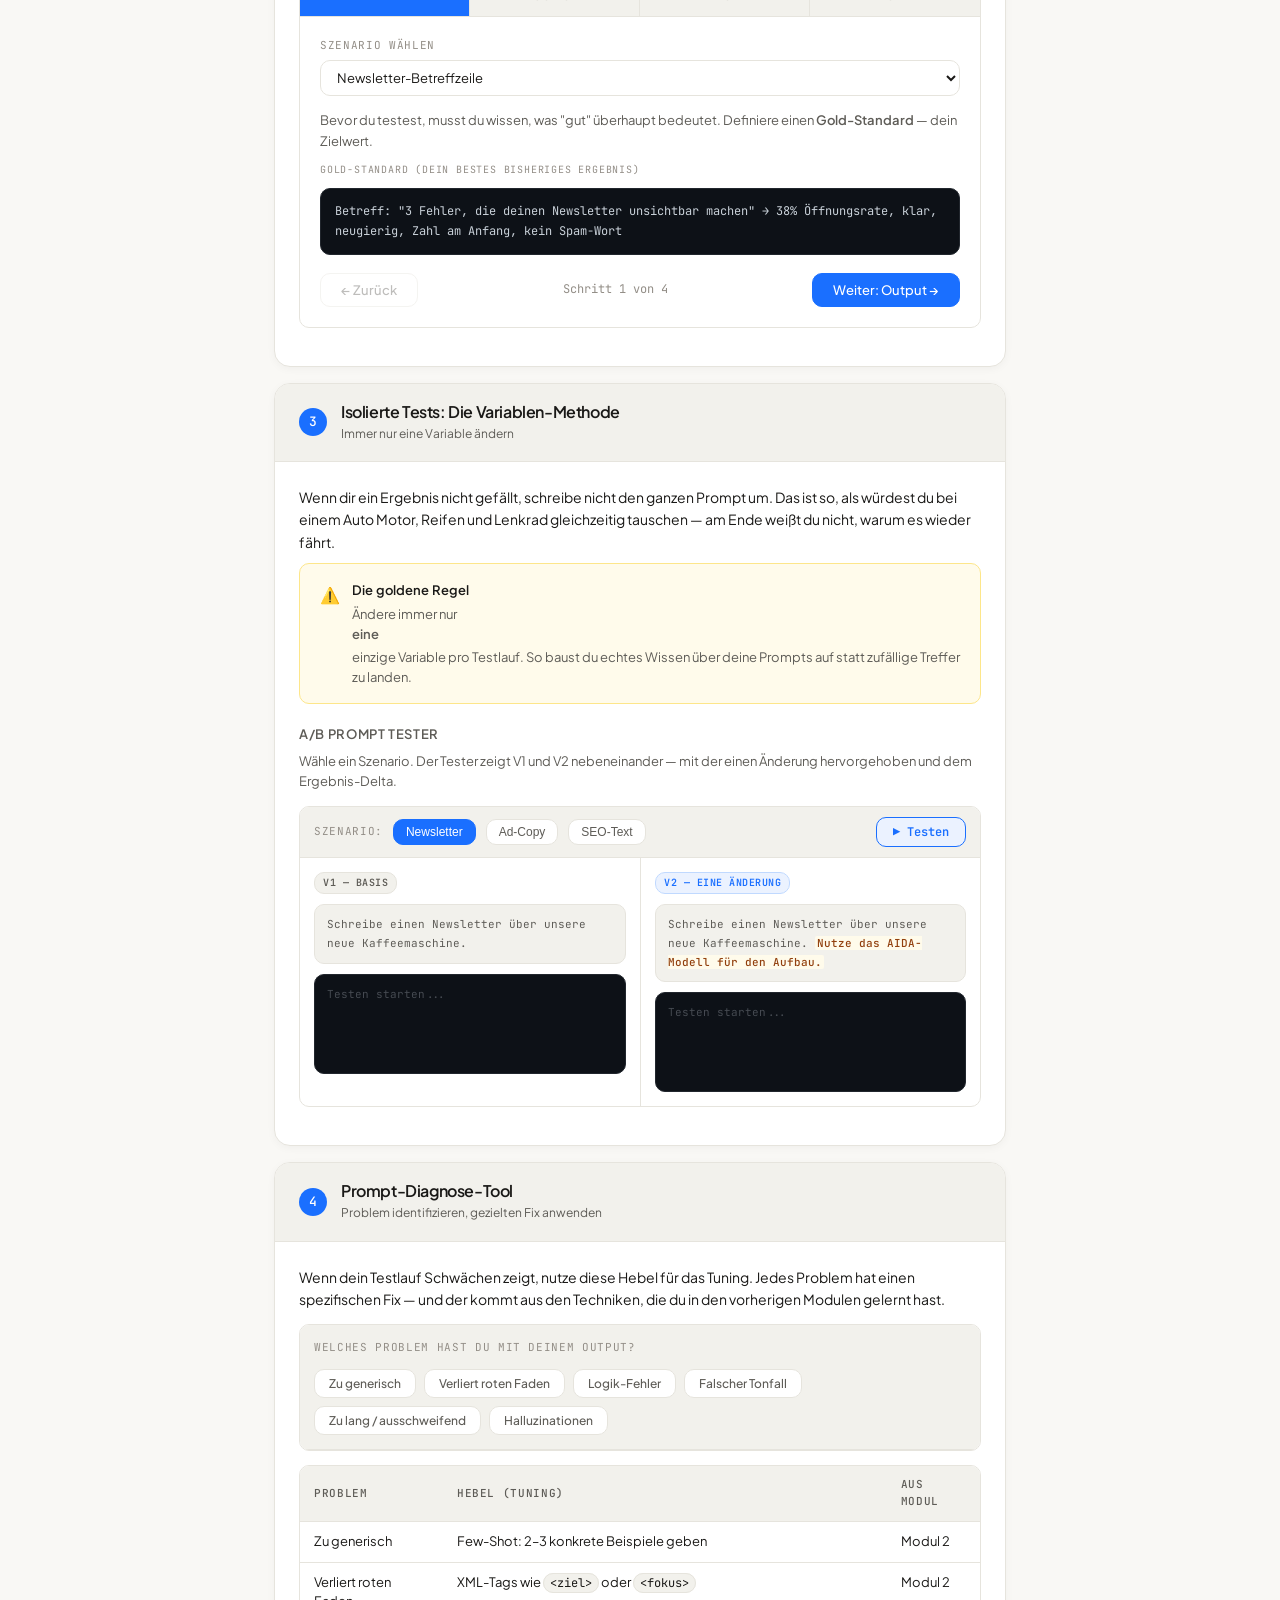
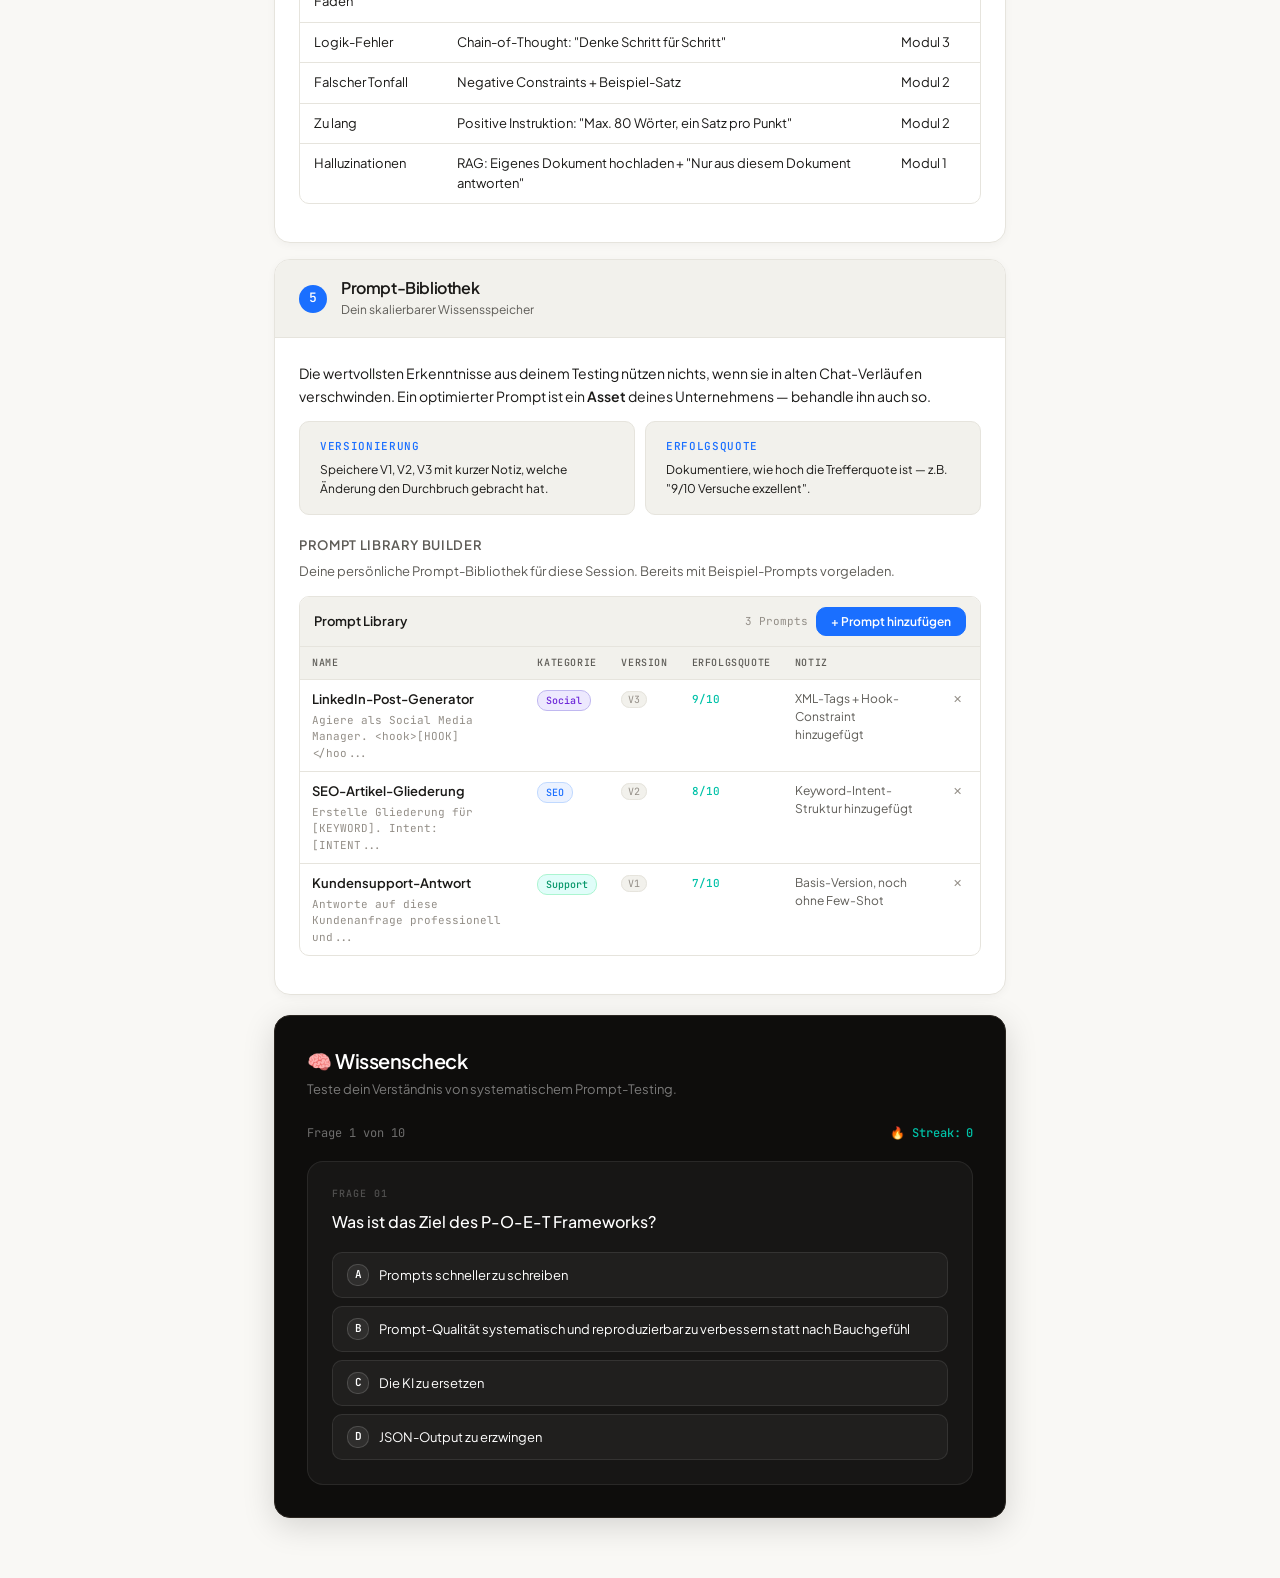
<file: module-2-5.html>
<!DOCTYPE html>
<html lang="de">
<head>
<meta charset="UTF-8">
<meta name="viewport" content="width=device-width, initial-scale=1.0">
<title>Modul 5: Testing & Optimierung</title>
<link rel="preconnect" href="https://fonts.googleapis.com">
<link href="https://fonts.googleapis.com/css2?family=Plus+Jakarta+Sans:ital,wght@0,300;0,400;0,500;0,600;0,700;0,800;1,400&family=JetBrains+Mono:wght@400;500&display=swap" rel="stylesheet">
<link rel="stylesheet" href="shared.css">
<style>

/* ════════════════════════════════════
   P-O-E-T WALKTHROUGH
════════════════════════════════════ */
.poet-wrap { border: 1px solid var(--border); border-radius: var(--radius); overflow: hidden; margin: 14px 0; }
.poet-steps-bar { display: grid; grid-template-columns: 1fr 1fr 1fr 1fr; background: var(--surface-2); border-bottom: 1px solid var(--border); }
.poet-step-tab { padding: 12px 8px; text-align: center; cursor: pointer; transition: all 0.15s; border-right: 1px solid var(--border); position: relative; }
.poet-step-tab:last-child { border-right: none; }
.poet-step-tab.active { background: var(--accent); color: white; }
.poet-step-tab.done { background: var(--accent-2-light); }
.poet-step-letter { font-family: 'JetBrains Mono', monospace; font-size: 16px; font-weight: 500; display: block; }
.poet-step-name { font-size: 10px; text-transform: uppercase; letter-spacing: 0.06em; display: block; margin-top: 2px; color: var(--text-subtle); }
.poet-step-tab.active .poet-step-name { color: rgba(255,255,255,0.7); }
.poet-step-tab.done .poet-step-letter { color: var(--green); }
.poet-step-tab.done .poet-step-name { color: var(--accent-2); }
.poet-content { padding: 20px; }
.poet-panel { display: none; }
.poet-panel.active { display: block; }
.poet-scenario-label { font-size: 11px; font-family: 'JetBrains Mono', monospace; text-transform: uppercase; letter-spacing: 0.06em; color: var(--text-subtle); margin-bottom: 6px; }
.poet-scenario-select { width: 100%; padding: 8px 12px; font-size: 13px; border: 1px solid var(--border); border-radius: var(--radius); background: var(--surface); color: var(--text); outline: none; margin-bottom: 14px; font-family: 'Plus Jakarta Sans', sans-serif; }
.poet-gold-box { background: #0D1117; border: 1px solid #21262D; border-radius: var(--radius); padding: 12px 14px; font-family: 'JetBrains Mono', monospace; font-size: 12px; line-height: 1.7; color: #C9D1D9; margin: 10px 0; }
.poet-gold-label { font-size: 10px; font-family: 'JetBrains Mono', monospace; text-transform: uppercase; letter-spacing: 0.08em; color: var(--text-subtle); margin-bottom: 6px; }
.poet-output-bad { color: #F85149; }
.poet-output-good { color: #3FB950; }
.poet-output-neutral { color: #C9D1D9; }
.poet-nav { display: flex; justify-content: space-between; align-items: center; margin-top: 18px; }
.poet-nav-btn { padding: 8px 20px; font-size: 13px; font-weight: 500; border: 1px solid var(--border); border-radius: var(--radius); background: var(--surface); color: var(--text-muted); cursor: pointer; transition: all 0.15s; font-family: 'Plus Jakarta Sans', sans-serif; }
.poet-nav-btn.primary { background: var(--accent); border-color: var(--accent); color: white; }
.poet-nav-btn.primary:hover { background: var(--accent-hover); }
.poet-nav-btn:disabled { opacity: 0.4; cursor: default; }
.poet-step-indicator { font-size: 12px; color: var(--text-subtle); font-family: 'JetBrains Mono', monospace; }
.care-grid { display: grid; grid-template-columns: 1fr 1fr; gap: 8px; margin: 12px 0; }
.care-card { border: 1px solid var(--border); border-radius: var(--radius); padding: 10px 12px; }
.care-letter { font-family: 'JetBrains Mono', monospace; font-size: 14px; font-weight: 500; color: var(--accent); margin-bottom: 4px; }
.care-label { font-size: 12px; font-weight: 600; margin-bottom: 3px; }
.care-status { font-size: 11px; padding: 2px 8px; border-radius: var(--radius); font-family: 'JetBrains Mono', monospace; display: inline-block; margin-top: 4px; }
.care-ok { background: var(--accent-2-light); color: var(--green); border: 1px solid #ABF5D1; }
.care-fail { background: var(--red-light); color: var(--red); border: 1px solid #FFBDAD; }
.care-warn { background: #FFFBEB; color: #92400E; border: 1px solid #FDE68A; }
.tune-option { border: 1px solid var(--border); border-radius: var(--radius); padding: 12px 14px; margin-bottom: 8px; cursor: pointer; transition: all 0.15s; display: flex; align-items: flex-start; gap: 10px; }
.tune-option:hover { border-color: var(--accent); background: var(--accent-light); }
.tune-option.selected { border-color: var(--accent-2); background: var(--accent-2-light); }
.tune-radio { width: 16px; height: 16px; border-radius: 50%; border: 2px solid var(--border-strong); flex-shrink: 0; margin-top: 2px; transition: all 0.15s; }
.tune-option.selected .tune-radio { border-color: var(--accent-2); background: var(--accent-2); }
.tune-label { font-size: 13px; font-weight: 500; }
.tune-sub { font-size: 12px; color: var(--text-muted); margin-top: 2px; }
.poet-result { background: var(--accent-2-light); border: 1px solid #ABF5D1; border-radius: var(--radius); padding: 14px 16px; text-align: center; margin-top: 12px; }
.poet-result-icon { font-size: 28px; margin-bottom: 6px; }
.poet-result-title { font-size: 14px; font-weight: 600; color: var(--green); margin-bottom: 4px; }
.poet-result-sub { font-size: 12px; color: var(--text-muted); }

/* ════════════════════════════════════
   A/B PROMPT TESTER
════════════════════════════════════ */
.ab-wrap { border: 1px solid var(--border); border-radius: var(--radius); overflow: hidden; margin: 14px 0; }
.ab-toolbar { background: var(--surface-2); border-bottom: 1px solid var(--border); padding: 10px 14px; display: flex; align-items: center; gap: 10px; flex-wrap: wrap; }
.ab-toolbar-label { font-size: 11px; color: var(--text-subtle); font-family: 'JetBrains Mono', monospace; text-transform: uppercase; letter-spacing: 0.06em; }
.ab-scenario-btn { padding: 5px 12px; font-size: 12px; font-weight: 500; border: 1px solid var(--border); border-radius: var(--radius); background: var(--surface); color: var(--text-muted); cursor: pointer; transition: all 0.15s; }
.ab-scenario-btn.active { background: var(--accent); border-color: var(--accent); color: white; }
.ab-run-btn { margin-left: auto; padding: 6px 16px; font-size: 12px; font-weight: 600; border: 1px solid var(--accent); border-radius: var(--radius); background: var(--accent-light); color: var(--accent); cursor: pointer; font-family: 'JetBrains Mono', monospace; transition: all 0.15s; }
.ab-run-btn:hover { background: var(--accent); color: white; }
.ab-cols { display: grid; grid-template-columns: 1fr 1fr; }
.ab-col { padding: 14px; }
.ab-col + .ab-col { border-left: 1px solid var(--border); }
.ab-col-header { display: flex; align-items: center; gap: 8px; margin-bottom: 10px; }
.ab-badge { font-size: 10px; font-weight: 600; font-family: 'JetBrains Mono', monospace; text-transform: uppercase; letter-spacing: 0.05em; padding: 2px 8px; border-radius: var(--radius); }
.badge-v1 { background: var(--surface-2); color: var(--text-muted); border: 1px solid var(--border); }
.badge-v2 { background: var(--accent-light); color: var(--accent); border: 1px solid #C0D9FF; }
.ab-prompt-box { background: var(--surface-2); border: 1px solid var(--border); border-radius: var(--radius); padding: 10px 12px; font-family: 'JetBrains Mono', monospace; font-size: 11px; line-height: 1.7; color: var(--text-muted); margin-bottom: 10px; }
.ab-prompt-box .ab-delta { background: #FFFBEB; color: #92400E; border-radius: 2px; padding: 0 2px; font-weight: 500; }
.ab-output { background: #0D1117; border: 1px solid #21262D; border-radius: var(--radius); padding: 10px 12px; font-family: 'JetBrains Mono', monospace; font-size: 11px; line-height: 1.75; color: #C9D1D9; min-height: 100px; position: relative; overflow: hidden; }
.ab-output.loading::after { content: ''; position: absolute; inset: 0; background: linear-gradient(90deg, transparent 0%, rgba(88,166,255,0.05) 50%, transparent 100%); animation: shimmer 1.2s infinite; }
.ab-output .ab-improved { color: #3FB950; }
.ab-verdict { padding: 10px 14px; background: var(--surface-2); border-top: 1px solid var(--border); display: none; font-size: 13px; }
.ab-verdict strong { color: var(--accent-2); }

/* ════════════════════════════════════
   DIAGNOSE TOOL
════════════════════════════════════ */
.diag-wrap { border: 1px solid var(--border); border-radius: var(--radius); overflow: hidden; margin: 14px 0; }
.diag-problems { padding: 14px; display: flex; flex-wrap: wrap; gap: 8px; border-bottom: 1px solid var(--border); background: var(--surface-2); }
.diag-problem-label { width: 100%; font-size: 11px; font-family: 'JetBrains Mono', monospace; text-transform: uppercase; letter-spacing: 0.06em; color: var(--text-subtle); margin-bottom: 4px; }
.diag-tag { padding: 6px 14px; font-size: 12px; font-weight: 500; border: 1px solid var(--border); border-radius: var(--radius); background: var(--surface); color: var(--text-muted); cursor: pointer; transition: all 0.15s; font-family: 'Plus Jakarta Sans', sans-serif; }
.diag-tag:hover { border-color: var(--accent); color: var(--accent); background: var(--accent-light); }
.diag-tag.active { background: var(--accent); border-color: var(--accent); color: white; }
.diag-result { padding: 16px; display: none; }
.diag-result.visible { display: block; }
.diag-result-header { display: flex; align-items: center; gap: 10px; margin-bottom: 12px; }
.diag-module-badge { font-size: 10px; font-weight: 500; font-family: 'JetBrains Mono', monospace; text-transform: uppercase; letter-spacing: 0.06em; padding: 3px 10px; border-radius: var(--radius); background: var(--purple-light); color: var(--purple); border: 1px solid #C0B8F0; }
.diag-fix-title { font-size: 14px; font-weight: 600; }
.diag-fix-desc { font-size: 13px; color: var(--text-muted); margin-bottom: 12px; line-height: 1.55; }
.diag-example { background: #0D1117; border: 1px solid #21262D; border-radius: var(--radius); padding: 12px 14px; font-family: 'JetBrains Mono', monospace; font-size: 11px; line-height: 1.75; color: #C9D1D9; }
.diag-example .ex-before { color: #F85149; }
.diag-example .ex-after { color: #3FB950; }
.diag-example .ex-label { color: #8C939E; font-size: 10px; }

/* ════════════════════════════════════
   PROMPT LIBRARY BUILDER
════════════════════════════════════ */
.lib-wrap { border: 1px solid var(--border); border-radius: var(--radius); overflow: hidden; margin: 14px 0; }
.lib-toolbar { background: var(--surface-2); border-bottom: 1px solid var(--border); padding: 10px 14px; display: flex; align-items: center; gap: 8px; }
.lib-toolbar-title { font-size: 13px; font-weight: 600; flex: 1; }
.lib-add-btn { padding: 6px 14px; font-size: 12px; font-weight: 600; border: 1px solid var(--accent); border-radius: var(--radius); background: var(--accent); color: white; cursor: pointer; transition: all 0.15s; font-family: 'Plus Jakarta Sans', sans-serif; }
.lib-add-btn:hover { background: var(--accent-hover); }
.lib-count { font-size: 11px; font-family: 'JetBrains Mono', monospace; color: var(--text-subtle); }
.lib-table-wrap { overflow-x: auto; }
.lib-table { width: 100%; border-collapse: collapse; font-size: 13px; }
.lib-table th { background: var(--surface-2); font-family: 'JetBrains Mono', monospace; font-size: 10px; letter-spacing: 0.06em; text-transform: uppercase; padding: 8px 12px; text-align: left; font-weight: 500; color: var(--text-muted); border-bottom: 1px solid var(--border); white-space: nowrap; }
.lib-table td { padding: 10px 12px; border-top: 1px solid var(--border); vertical-align: top; font-size: 12px; }
.lib-table tr:hover td { background: #FAFBFC; }
.lib-cat-tag { display: inline-block; font-size: 10px; font-weight: 500; padding: 2px 8px; border-radius: var(--radius); font-family: 'JetBrains Mono', monospace; }
.cat-seo { background: var(--accent-light); color: var(--accent); border: 1px solid #C0D9FF; }
.cat-social { background: var(--purple-light); color: var(--purple); border: 1px solid #C0B8F0; }
.cat-strategie { background: var(--orange-light); color: var(--orange); border: 1px solid #FFC58B; }
.cat-support { background: var(--accent-2-light); color: var(--green); border: 1px solid #ABF5D1; }
.lib-score { font-family: 'JetBrains Mono', monospace; font-size: 11px; color: var(--accent-2); font-weight: 500; }
.lib-version { font-family: 'JetBrains Mono', monospace; font-size: 10px; color: var(--text-subtle); background: var(--surface-2); border: 1px solid var(--border); padding: 1px 6px; border-radius: var(--radius); }
.lib-delete-btn { font-size: 11px; color: var(--text-subtle); background: none; border: none; cursor: pointer; padding: 2px 6px; border-radius: var(--radius); transition: all 0.15s; }
.lib-delete-btn:hover { color: var(--red); background: var(--red-light); }
.lib-empty { padding: 32px; text-align: center; color: var(--text-subtle); font-size: 13px; border-top: 1px solid var(--border); }
.lib-empty-icon { font-size: 28px; margin-bottom: 8px; }

/* ─── ADD MODAL ─── */
.modal-overlay { display: none; position: fixed; inset: 0; background: rgba(0,0,0,0.4); z-index: 500; align-items: center; justify-content: center; }
.modal-overlay.open { display: flex; }
.modal { background: var(--surface); border: 1px solid var(--border); border-radius: var(--radius-lg); padding: 24px; width: 100%; max-width: 520px; box-shadow: var(--shadow-lg); margin: 20px; }
.modal-title { font-size: 15px; font-weight: 600; margin-bottom: 18px; }
.modal-grid { display: grid; gap: 12px; }
.modal-row { display: grid; grid-template-columns: 1fr 1fr; gap: 12px; }
.form-group { display: grid; gap: 5px; }
.form-label { font-size: 11px; font-family: 'JetBrains Mono', monospace; text-transform: uppercase; letter-spacing: 0.06em; color: var(--text-subtle); }
.form-input { padding: 8px 10px; font-size: 13px; font-family: 'Plus Jakarta Sans', sans-serif; border: 1px solid var(--border); border-radius: var(--radius); outline: none; color: var(--text); background: var(--surface); transition: border-color 0.15s; width: 100%; }
.form-input:focus { border-color: var(--accent); }
.form-select { padding: 8px 10px; font-size: 13px; font-family: 'Plus Jakarta Sans', sans-serif; border: 1px solid var(--border); border-radius: var(--radius); outline: none; color: var(--text); background: var(--surface); width: 100%; }
.form-textarea { min-height: 70px; resize: vertical; }
.modal-footer { display: flex; justify-content: flex-end; gap: 8px; margin-top: 18px; }
.modal-cancel-btn { padding: 8px 18px; font-size: 13px; border: 1px solid var(--border); border-radius: var(--radius); background: var(--surface); color: var(--text-muted); cursor: pointer; font-family: 'Plus Jakarta Sans', sans-serif; }
.modal-save-btn { padding: 8px 18px; font-size: 13px; font-weight: 500; border: none; border-radius: var(--radius); background: var(--accent); color: white; cursor: pointer; font-family: 'Plus Jakarta Sans', sans-serif; transition: background 0.15s; }
.modal-save-btn:hover { background: var(--accent-hover); }

@media(max-width:600px) {
  .ab-cols { grid-template-columns: 1fr; }
  .ab-col + .ab-col { border-left: none; border-top: 1px solid var(--border); }
  .care-grid { grid-template-columns: 1fr; }
  .modal-row { grid-template-columns: 1fr; }
}
</style>
</head>
<body>

<!-- Add Prompt Modal -->
<div class="modal-overlay" id="modal-overlay" onclick="closeModal(event)">
  <div class="modal">
    <div class="modal-title">Prompt zur Bibliothek hinzufügen</div>
    <div class="modal-grid">
      <div class="modal-row">
        <div class="form-group">
          <div class="form-label">Name</div>
          <input class="form-input" id="f-name" placeholder="z.B. LinkedIn-Post-Generator">
        </div>
        <div class="form-group">
          <div class="form-label">Kategorie</div>
          <select class="form-select" id="f-cat">
            <option value="SEO">SEO</option>
            <option value="Social">Social Media</option>
            <option value="Strategie">Strategie</option>
            <option value="Support">Support</option>
          </select>
        </div>
      </div>
      <div class="form-group">
        <div class="form-label">Prompt-Text</div>
        <textarea class="form-input form-textarea" id="f-prompt" placeholder="Agiere als [ROLLE]. Schreibe [AUFGABE] für [ZIELGRUPPE]..."></textarea>
      </div>
      <div class="modal-row">
        <div class="form-group">
          <div class="form-label">Version</div>
          <input class="form-input" id="f-version" placeholder="z.B. V2" value="V1">
        </div>
        <div class="form-group">
          <div class="form-label">Erfolgsquote</div>
          <input class="form-input" id="f-score" placeholder="z.B. 9/10">
        </div>
      </div>
      <div class="form-group">
        <div class="form-label">Notiz (optional)</div>
        <input class="form-input" id="f-note" placeholder="z.B. AIDA-Struktur hinzugefügt – verbessert Klickrate">
      </div>
    </div>
    <div class="modal-footer">
      <button class="modal-cancel-btn" onclick="closeModal()">Abbrechen</button>
      <button class="modal-save-btn" onclick="savePrompt()">Speichern</button>
    </div>
  </div>
</div>

<div id="progress-bar-wrap">
  <a href="topic-prompting.html" class="mod-nav-back">← Übersicht</a>
  <div id="progress-bar-track"><div id="progress-bar-fill"></div></div>
  <div id="progress-label">0% gelesen</div>
  <span class="mod-nav-indicator">2.5 / 2.5</span>
  <a href="topic-prompting.html" class="mod-nav-next">Fertig ✓</a>
</div>

<div class="container">

  <!-- HERO -->
  <div class="hero">
    <div class="module-tag">Modul 6 · Prompting</div>
    <h1>Testing & Optimierung</h1>
    <p>Schluss mit Bauchgefühl. Systematisch testen, messen und Prompts zu Assets machen, die reproduzierbar funktionieren.</p>
    <div class="hero-meta">
      <div class="hero-meta-item">📖 <span>~10 Min Lesezeit</span></div>
      <div class="hero-meta-item">🛠 <span>4 interaktive Tools</span></div>
      <div class="hero-meta-item">🧠 <span>10 Quiz-Fragen</span></div>
    </div>
  </div>

  <!-- CALLOUTS -->
  <div class="callout blue">
    <div class="callout-icon">🤔</div>
    <div class="callout-text">
      <strong>Worum geht es hier?</strong>
      <p>Viele Marketer verändern ihre Prompts nach reinem Bauchgefühl. Das ist mühsam und führt selten zu dauerhaft guten Ergebnissen. Du lernst, die statistische Natur der KI zu nutzen, um systematisch Exzellenz zu erreichen.</p>
    </div>
  </div>
  <div class="callout blue">
    <div class="callout-icon">🚀</div>
    <div class="callout-text">
      <strong>Was wirst du am Ende können?</strong>
      <p>Du kannst KI-Ergebnisse über Prompt-Testing gezielt steuern, objektive Kriterien festlegen und die Qualität deiner Marketing-Outputs messbar machen.</p>
    </div>
  </div>

  <!-- ══════════════════════════════════
       SECTION 1: VOM PROMPTING ZUM OPTIMIZING
  ══════════════════════════════════ -->
  <div class="section">
    <div class="section-header">
      <div class="section-num">1</div>
      <div><h2>Vom Prompting zum Optimizing</h2><p>Warum Herumprobieren keine Strategie ist</p></div>
    </div>
    <div class="section-body">
      <p>Im Marketing testen wir alles: Betreffzeilen, Ad-Creatives, Landingpages. Doch bei der KI neigen viele dazu, beim ersten mittelmäßigen Ergebnis frustriert aufzugeben oder planlos Wörter zu ändern.</p>
      <p>Echte Profis nutzen den <span class="tooltip-word">Optimierungs-Loop<span class="tooltip-popup">Ein strukturierter Prozess, bei dem ein Prompt systematisch verbessert wird — nicht durch Intuition, sondern durch isolierte Tests und messbare Kriterien.</span></span>: Ein Prompt ist nie "fertig", sondern er ist eine Version, die kontinuierlich verbessert wird.</p>
      <div class="callout green">
        <div class="callout-icon">🎯</div>
        <div class="callout-text">
          <strong>Das Ziel: Robustheit</strong>
          <p>Ein Prompt ist erst dann gut, wenn er bei 10 verschiedenen Versuchen 10-mal ein exzellentes Ergebnis liefert. Nicht einmal zufällig — reproduzierbar.</p>
        </div>
      </div>
    </div>
  </div>

  <!-- ══════════════════════════════════
       SECTION 2: P-O-E-T FRAMEWORK
  ══════════════════════════════════ -->
  <div class="section">
    <div class="section-header">
      <div class="section-num">2</div>
      <div><h2>Das P-O-E-T Framework</h2><p>Prepare → Output → Evaluate → Tune</p></div>
    </div>
    <div class="section-body">
      <p>Um systematisch vorzugehen, folgen wir vier Schritten: <strong>Prepare – Output – Evaluate – Tune</strong>. Jeder Schritt hat eine klare Aufgabe und verhindert, dass du Maßnahmen mit Ergebnissen verwechselst.</p>

      <div class="chain-step">
        <div class="chain-num">P</div>
        <div class="chain-content"><strong>Prepare — Der Benchmark</strong><p>Definiere zuerst, was "gut" bedeutet. Nimm deinen bisher besten Text als Gold-Standard. Ohne Referenz weißt du nicht, ob du dich verbesserst.</p></div>
      </div>
      <div class="chain-step">
        <div class="chain-num">O</div>
        <div class="chain-content"><strong>Output — Die Nullmessung</strong><p>Lass die KI mit deinem aktuellen Prompt (V1) das Ergebnis generieren. Keine Anpassungen, noch keine Eingriffe.</p></div>
      </div>
      <div class="chain-step">
        <div class="chain-num">E</div>
        <div class="chain-content"><strong>Evaluate — Die Fehler-Diagnose</strong><p>Vergleiche den Output mit deinem Gold-Standard. Wo genau weicht die KI ab? Nutze das C-A-R-E Audit (Consistency, Accuracy, Relevance, Engagement).</p></div>
      </div>
      <div class="chain-step">
        <div class="chain-num">T</div>
        <div class="chain-content"><strong>Tune — Die gezielte Reparatur</strong><p>Ändere immer nur <strong>eine einzige Variable</strong> im Prompt. So weißt du, welche Änderung die Verbesserung gebracht hat.</p></div>
      </div>

      <h3>P-O-E-T Walkthrough — Schritt für Schritt</h3>
      <p style="font-size:13px;color:var(--text-muted);margin-bottom:12px;">Arbeite dich durch alle vier Schritte anhand eines konkreten Marketing-Szenarios.</p>

      <div class="poet-wrap">
        <div class="poet-steps-bar">
          <div class="poet-step-tab active" id="poet-tab-0" onclick="setPoetStep(0)"><span class="poet-step-letter">P</span><span class="poet-step-name">Prepare</span></div>
          <div class="poet-step-tab" id="poet-tab-1" onclick="setPoetStep(1)"><span class="poet-step-letter">O</span><span class="poet-step-name">Output</span></div>
          <div class="poet-step-tab" id="poet-tab-2" onclick="setPoetStep(2)"><span class="poet-step-letter">E</span><span class="poet-step-name">Evaluate</span></div>
          <div class="poet-step-tab" id="poet-tab-3" onclick="setPoetStep(3)"><span class="poet-step-letter">T</span><span class="poet-step-name">Tune</span></div>
        </div>
        <div class="poet-content">

          <!-- P -->
          <div class="poet-panel active" id="poet-panel-0">
            <div class="poet-scenario-label">Szenario wählen</div>
            <select class="poet-scenario-select" id="poet-scenario" onchange="updatePoetScenario()">
              <option value="0">Newsletter-Betreffzeile</option>
              <option value="1">LinkedIn-Post</option>
              <option value="2">Produktbeschreibung</option>
            </select>
            <p style="font-size:13px;color:var(--text-muted);">Bevor du testest, musst du wissen, was "gut" überhaupt bedeutet. Definiere einen <strong>Gold-Standard</strong> — dein Zielwert.</p>
            <div class="poet-gold-label">Gold-Standard (dein bestes bisheriges Ergebnis)</div>
            <div class="poet-gold-box" id="poet-gold"></div>
            <div class="poet-nav">
              <button class="poet-nav-btn" disabled>← Zurück</button>
              <span class="poet-step-indicator" id="poet-step-indicator">Schritt 1 von 4</span>
              <button class="poet-nav-btn primary" onclick="setPoetStep(1)">Weiter: Output →</button>
            </div>
          </div>

          <!-- O -->
          <div class="poet-panel" id="poet-panel-1">
            <p style="font-size:13px;color:var(--text-muted);margin-bottom:12px;">Das ist der aktuelle V1-Prompt — so wie du ihn heute verwenden würdest, ohne Optimierung.</p>
            <div class="poet-gold-label">V1 Prompt</div>
            <div class="poet-gold-box" id="poet-v1-prompt"></div>
            <div class="poet-gold-label" style="margin-top:12px;">KI-Output (V1)</div>
            <div class="poet-gold-box" id="poet-v1-output"></div>
            <div class="poet-nav">
              <button class="poet-nav-btn" onclick="setPoetStep(0)">← Zurück</button>
              <span class="poet-step-indicator">Schritt 2 von 4</span>
              <button class="poet-nav-btn primary" onclick="setPoetStep(2)">Weiter: Evaluate →</button>
            </div>
          </div>

          <!-- E -->
          <div class="poet-panel" id="poet-panel-2">
            <p style="font-size:13px;color:var(--text-muted);margin-bottom:12px;">Vergleiche den V1-Output mit deinem Gold-Standard. Das C-A-R-E Audit zeigt genau, wo die Lücken sind.</p>
            <div class="care-grid" id="poet-care-grid"></div>
            <div class="poet-gold-label" style="margin-top:4px;">Diagnose</div>
            <div class="poet-gold-box" id="poet-diagnosis" style="color:#F85149;"></div>
            <div class="poet-nav">
              <button class="poet-nav-btn" onclick="setPoetStep(1)">← Zurück</button>
              <span class="poet-step-indicator">Schritt 3 von 4</span>
              <button class="poet-nav-btn primary" onclick="setPoetStep(3)">Weiter: Tune →</button>
            </div>
          </div>

          <!-- T -->
          <div class="poet-panel" id="poet-panel-3">
            <p style="font-size:13px;color:var(--text-muted);margin-bottom:12px;">Wähle <strong>eine</strong> gezielte Änderung basierend auf der Diagnose. Nur eine — damit du weißt, was geholfen hat.</p>
            <div id="poet-tune-options"></div>
            <div id="poet-result" style="display:none;">
              <div class="poet-gold-label" style="margin-top:12px;">V2-Output nach Tuning</div>
              <div class="poet-gold-box" id="poet-v2-output" style="color:#3FB950;"></div>
              <div class="poet-result">
                <div class="poet-result-icon">✅</div>
                <div class="poet-result-title">Loop abgeschlossen!</div>
                <div class="poet-result-sub">V2 ist messbar besser als V1. Speichere diesen Prompt in deiner Bibliothek.</div>
              </div>
            </div>
            <div class="poet-nav">
              <button class="poet-nav-btn" onclick="setPoetStep(2)">← Zurück</button>
              <span class="poet-step-indicator">Schritt 4 von 4</span>
              <button class="poet-nav-btn primary" id="poet-tune-btn" onclick="applyTune()">Tune anwenden</button>
            </div>
          </div>

        </div>
      </div>
    </div>
  </div>

  <!-- ══════════════════════════════════
       SECTION 3: ISOLIERTE TESTS
  ══════════════════════════════════ -->
  <div class="section">
    <div class="section-header">
      <div class="section-num">3</div>
      <div><h2>Isolierte Tests: Die Variablen-Methode</h2><p>Immer nur eine Variable ändern</p></div>
    </div>
    <div class="section-body">
      <p>Wenn dir ein Ergebnis nicht gefällt, schreibe nicht den ganzen Prompt um. Das ist so, als würdest du bei einem Auto Motor, Reifen und Lenkrad gleichzeitig tauschen — am Ende weißt du nicht, warum es wieder fährt.</p>

      <div class="callout yellow">
        <div class="callout-icon">⚠️</div>
        <div class="callout-text">
          <strong>Die goldene Regel</strong>
          <p>Ändere immer nur <strong>eine</strong> einzige Variable pro Testlauf. So baust du echtes Wissen über deine Prompts auf statt zufällige Treffer zu landen.</p>
        </div>
      </div>

      <h3>A/B Prompt Tester</h3>
      <p style="font-size:13px;color:var(--text-muted);margin-bottom:12px;">Wähle ein Szenario. Der Tester zeigt V1 und V2 nebeneinander — mit der einen Änderung hervorgehoben und dem Ergebnis-Delta.</p>

      <div class="ab-wrap">
        <div class="ab-toolbar">
          <span class="ab-toolbar-label">Szenario:</span>
          <button class="ab-scenario-btn active" onclick="selectAb(0,this)">Newsletter</button>
          <button class="ab-scenario-btn" onclick="selectAb(1,this)">Ad-Copy</button>
          <button class="ab-scenario-btn" onclick="selectAb(2,this)">SEO-Text</button>
          <button class="ab-run-btn" onclick="runAb()">▶ Testen</button>
        </div>
        <div class="ab-cols">
          <div class="ab-col">
            <div class="ab-col-header"><span class="ab-badge badge-v1">V1 — Basis</span></div>
            <div class="ab-prompt-box" id="ab-prompt-v1"></div>
            <div class="ab-output" id="ab-out-v1"><span style="color:rgba(201,209,217,0.3)">Testen starten...</span></div>
          </div>
          <div class="ab-col">
            <div class="ab-col-header"><span class="ab-badge badge-v2">V2 — Eine Änderung</span></div>
            <div class="ab-prompt-box" id="ab-prompt-v2"></div>
            <div class="ab-output" id="ab-out-v2"><span style="color:rgba(201,209,217,0.3)">Testen starten...</span></div>
          </div>
        </div>
        <div class="ab-verdict" id="ab-verdict"></div>
      </div>
    </div>
  </div>

  <!-- ══════════════════════════════════
       SECTION 4: DIAGNOSE-LISTE
  ══════════════════════════════════ -->
  <div class="section">
    <div class="section-header">
      <div class="section-num">4</div>
      <div><h2>Prompt-Diagnose-Tool</h2><p>Problem identifizieren, gezielten Fix anwenden</p></div>
    </div>
    <div class="section-body">
      <p>Wenn dein Testlauf Schwächen zeigt, nutze diese Hebel für das Tuning. Jedes Problem hat einen spezifischen Fix — und der kommt aus den Techniken, die du in den vorherigen Modulen gelernt hast.</p>

      <div class="diag-wrap">
        <div class="diag-problems">
          <div class="diag-problem-label">Welches Problem hast du mit deinem Output?</div>
          <button class="diag-tag" onclick="showDiag('generic', this)">Zu generisch</button>
          <button class="diag-tag" onclick="showDiag('structure', this)">Verliert roten Faden</button>
          <button class="diag-tag" onclick="showDiag('logic', this)">Logik-Fehler</button>
          <button class="diag-tag" onclick="showDiag('tone', this)">Falscher Tonfall</button>
          <button class="diag-tag" onclick="showDiag('long', this)">Zu lang / ausschweifend</button>
          <button class="diag-tag" onclick="showDiag('hallucination', this)">Halluzinationen</button>
        </div>
        <div class="diag-result" id="diag-result"></div>
      </div>

      <div class="table-wrap">
        <table>
          <thead><tr><th>Problem</th><th>Hebel (Tuning)</th><th>Aus Modul</th></tr></thead>
          <tbody>
            <tr><td>Zu generisch</td><td>Few-Shot: 2–3 konkrete Beispiele geben</td><td>Modul 2</td></tr>
            <tr><td>Verliert roten Faden</td><td>XML-Tags wie <span class="inline-code">&lt;ziel&gt;</span> oder <span class="inline-code">&lt;fokus&gt;</span></td><td>Modul 2</td></tr>
            <tr><td>Logik-Fehler</td><td>Chain-of-Thought: "Denke Schritt für Schritt"</td><td>Modul 3</td></tr>
            <tr><td>Falscher Tonfall</td><td>Negative Constraints + Beispiel-Satz</td><td>Modul 2</td></tr>
            <tr><td>Zu lang</td><td>Positive Instruktion: "Max. 80 Wörter, ein Satz pro Punkt"</td><td>Modul 2</td></tr>
            <tr><td>Halluzinationen</td><td>RAG: Eigenes Dokument hochladen + "Nur aus diesem Dokument antworten"</td><td>Modul 1</td></tr>
          </tbody>
        </table>
      </div>
    </div>
  </div>

  <!-- ══════════════════════════════════
       SECTION 5: PROMPT-BIBLIOTHEK
  ══════════════════════════════════ -->
  <div class="section">
    <div class="section-header">
      <div class="section-num">5</div>
      <div><h2>Prompt-Bibliothek</h2><p>Dein skalierbarer Wissensspeicher</p></div>
    </div>
    <div class="section-body">
      <p>Die wertvollsten Erkenntnisse aus deinem Testing nützen nichts, wenn sie in alten Chat-Verläufen verschwinden. Ein optimierter Prompt ist ein <strong>Asset</strong> deines Unternehmens — behandle ihn auch so.</p>

      <div style="display:grid;grid-template-columns:1fr 1fr;gap:10px;margin:14px 0;">
        <div class="callout gray" style="margin:0;flex-direction:column;gap:4px;">
          <div style="font-size:11px;font-family:'JetBrains Mono',monospace;color:var(--accent);text-transform:uppercase;letter-spacing:0.06em;font-weight:500;">Versionierung</div>
          <p style="font-size:12px;margin:0;">Speichere V1, V2, V3 mit kurzer Notiz, welche Änderung den Durchbruch gebracht hat.</p>
        </div>
        <div class="callout gray" style="margin:0;flex-direction:column;gap:4px;">
          <div style="font-size:11px;font-family:'JetBrains Mono',monospace;color:var(--accent);text-transform:uppercase;letter-spacing:0.06em;font-weight:500;">Erfolgsquote</div>
          <p style="font-size:12px;margin:0;">Dokumentiere, wie hoch die Trefferquote ist — z.B. "9/10 Versuche exzellent".</p>
        </div>
      </div>

      <h3>Prompt Library Builder</h3>
      <p style="font-size:13px;color:var(--text-muted);margin-bottom:12px;">Deine persönliche Prompt-Bibliothek für diese Session. Bereits mit Beispiel-Prompts vorgeladen.</p>

      <div class="lib-wrap">
        <div class="lib-toolbar">
          <span class="lib-toolbar-title">Prompt Library</span>
          <span class="lib-count" id="lib-count">3 Prompts</span>
          <button class="lib-add-btn" onclick="openModal()">+ Prompt hinzufügen</button>
        </div>
        <div class="lib-table-wrap">
          <table class="lib-table">
            <thead><tr><th>Name</th><th>Kategorie</th><th>Version</th><th>Erfolgsquote</th><th>Notiz</th><th></th></tr></thead>
            <tbody id="lib-tbody"></tbody>
          </table>
          <div class="lib-empty" id="lib-empty" style="display:none;">
            <div class="lib-empty-icon">📂</div>
            <p>Noch keine Prompts. Füge deinen ersten Prompt hinzu.</p>
          </div>
        </div>
      </div>
    </div>
  </div>

  <!-- QUIZ -->
  <div class="quiz-section">
    <h2>🧠 Wissenscheck</h2>
    <p>Teste dein Verständnis von systematischem Prompt-Testing.</p>
    <div class="quiz-progress">
      <div class="quiz-progress-text" id="quiz-progress-text">Frage 1 von 10</div>
      <div class="quiz-streak">🔥 Streak: <span id="streak-count">0</span></div>
    </div>
    <div id="quiz-game">
      <div class="quiz-card">
        <div class="quiz-q-num" id="q-num">FRAGE 01</div>
        <div class="quiz-question" id="q-text"></div>
        <div class="quiz-options" id="q-options"></div>
        <div class="quiz-feedback" id="q-feedback"></div>
        <button class="quiz-next-btn" id="next-btn" onclick="nextQuestion()">Weiter →</button>
      </div>
    </div>
    <div class="result-card" id="result-card">
      <div class="result-badge" id="result-badge"></div>
      <div class="result-title" id="result-title"></div>
      <div class="result-sub" id="result-sub"></div>
      <div class="result-score" id="result-score"></div>
      <div class="result-score-label">richtige Antworten</div>
      <button class="result-restart-btn" onclick="restartQuiz()">Quiz wiederholen</button>
    </div>
  </div>

</div>

<script>
// ─── PROGRESS BAR ─────────────────────────────
window.addEventListener('scroll', () => {
  const pct = Math.min(100, Math.round((window.scrollY / (document.documentElement.scrollHeight - window.innerHeight)) * 100));
  document.getElementById('progress-bar-fill').style.width = pct + '%';
  document.getElementById('progress-label').textContent = pct + '% gelesen';
});

function esc(s) { return String(s).replace(/&/g,'&amp;').replace(/</g,'&lt;').replace(/>/g,'&gt;'); }

// ════════════════════════════════════
// P-O-E-T WALKTHROUGH
// ════════════════════════════════════
const poetScenarios = [
  {
    name: 'Newsletter-Betreffzeile',
    gold: 'Betreff: "3 Fehler, die deinen Newsletter unsichtbar machen"\n\n→ 38% Öffnungsrate, klar, neugierig, Zahl am Anfang, kein Spam-Wort',
    v1prompt: 'Schreibe eine Betreffzeile für unseren Marketing-Newsletter.',
    v1output: 'Betreff: "Der neue Marketing-Newsletter ist da!"\n\n→ Generisch, kein Mehrwert, kein Grund zum Öffnen',
    care: [
      { l: 'C', label: 'Consistency', status: 'ok', note: 'Markenstil passt' },
      { l: 'A', label: 'Accuracy', status: 'ok', note: 'Keine Fehler' },
      { l: 'R', label: 'Relevance', status: 'fail', note: 'Kein konkreter Nutzen erkennbar' },
      { l: 'E', label: 'Engagement', status: 'fail', note: 'Kein Anreiz zum Öffnen, zu generisch' }
    ],
    diagnosis: 'Problem: Output ist zu generisch. Kein Engagement-Trigger, kein Nutzenversprechen.',
    tuneOptions: [
      { label: 'Few-Shot: 2 Beispiel-Betreffzeilen hinzufügen', correct: true, sub: 'Zeigt der KI das gewünschte Format und die Schärfe' },
      { label: 'Temperature erhöhen', correct: false, sub: 'Hilft bei Kreativität, behebt nicht das Generizitäts-Problem' },
      { label: 'Prompt ins Englische übersetzen', correct: false, sub: 'Sprachenwechsel ändert nicht die Prompt-Qualität' }
    ],
    v2output: 'Betreff: "Dein letzter Newsletter hat niemanden interessiert — woran lag es?"\n\n→ Direkter, provokant, klarer Nutzen: Problem + Lösung angedeutet'
  },
  {
    name: 'LinkedIn-Post',
    gold: 'Hook: Konkrete Zahl + unerwartete These\nBody: 3 kurze Punkte, jeder mit einem Praxisbeispiel\nCTA: Frage an die Community\n\n→ Avg. 180 Likes, 34 Kommentare',
    v1prompt: 'Schreibe einen LinkedIn-Post über KI im Marketing.',
    v1output: 'KI verändert das Marketing grundlegend. Viele Unternehmen setzen bereits auf KI-Tools. Was sind deine Erfahrungen?\n\n→ Zu kurz, keine Struktur, kein Mehrwert, kein Hook',
    care: [
      { l: 'C', label: 'Consistency', status: 'warn', note: 'Kein erkennbarer Markenstil' },
      { l: 'A', label: 'Accuracy', status: 'ok', note: 'Aussagen korrekt' },
      { l: 'R', label: 'Relevance', status: 'fail', note: 'Keine konkreten Insights, zu vage' },
      { l: 'E', label: 'Engagement', status: 'fail', note: 'Kein Hook, keine Struktur' }
    ],
    diagnosis: 'Problem: Verliert roten Faden, kein strukturierter Aufbau. Kein Hook der stoppen lässt.',
    tuneOptions: [
      { label: 'XML-Tags für Struktur: <hook>, <body>, <cta>', correct: true, sub: 'Erzwingt klar getrennten Aufbau' },
      { label: 'Prompt kürzer machen', correct: false, sub: 'Kürzere Prompts lösen keine Struktur-Probleme' },
      { label: 'Anderen Kanal wählen', correct: false, sub: 'Das ist kein Prompt-Problem' }
    ],
    v2output: 'Hook: "73% der Marketer nutzen KI-Tools — aber nur 12% nutzen sie strategisch."\n\nWoran liegt das? Drei Muster die ich täglich beobachte:\n\n→ 1. Copy-Paste ohne Strategie\n→ 2. KI als Ersatz statt Hebel\n→ 3. Kein systematisches Testing\n\nWelches Muster erkennst du in deinem Team?'
  },
  {
    name: 'Produktbeschreibung',
    gold: 'Hook-Satz → USP in einer Zeile → 3 konkrete Benefits → Emotionaler Abschluss\nTon: aspirational, max. 100 Wörter\n\n→ Konversionsrate +22% vs. altem Text',
    v1prompt: 'Schreibe eine Produktbeschreibung für unsere neue Kaffeemaschine.',
    v1output: 'Unsere neue Kaffeemaschine ist ein hochwertiges Produkt, das Ihnen täglich frischen Kaffee bereitet. Mit verschiedenen Einstellungen können Sie Ihren Kaffee ganz nach Ihrem Geschmack zubereiten. Kaufen Sie jetzt!\n\n→ Förmlich, keine Benefits, kein Markenstil, schwacher CTA',
    care: [
      { l: 'C', label: 'Consistency', status: 'fail', note: 'Siezen statt Duzen, falsche Tonalität' },
      { l: 'A', label: 'Accuracy', status: 'ok', note: 'Keine falschen Angaben' },
      { l: 'R', label: 'Relevance', status: 'fail', note: 'Keine konkreten Benefits genannt' },
      { l: 'E', label: 'Engagement', status: 'fail', note: 'Kein Sog, kein emotionaler Anker' }
    ],
    diagnosis: 'Problem: Falscher Ton (Siezen) und zu generisch. Keine spezifischen Benefits.',
    tuneOptions: [
      { label: 'Negative Constraint: "Nutze Du-Form, keine Floskeln wie hochwertiges Produkt"', correct: true, sub: 'Steuert Tonalität direkt und eliminiert bekannte Schwächen' },
      { label: 'Prompt auf Englisch schreiben', correct: false, sub: 'Löst das deutsche Ton-Problem nicht' },
      { label: 'Mehr Keywords hinzufügen', correct: false, sub: 'Keywords helfen bei SEO, nicht bei Tonalität' }
    ],
    v2output: 'Morgens besser ankommen.\n\nDein Kaffee. Dein Tempo. Die neue Kaffeemaschine passt sich dir an — nicht umgekehrt. Drei Stärken, ein Knopf, kein Kompromiss.\n\nFür alle, die ihren Tag nicht mit Kompromissen beginnen.'
  }
];

let poetStep = 0;
let poetScenarioIdx = 0;
let poetTuneSelected = null;
let poetTuneApplied = false;

function updatePoetScenario() {
  poetScenarioIdx = parseInt(document.getElementById('poet-scenario').value);
  renderPoetStep(0);
}

function setPoetStep(step) {
  if (poetTuneApplied && step === 3) { /* allow */ }
  poetStep = step;
  document.querySelectorAll('.poet-step-tab').forEach((t, i) => {
    t.classList.remove('active', 'done');
    if (i < step) t.classList.add('done');
    if (i === step) t.classList.add('active');
  });
  document.querySelectorAll('.poet-panel').forEach((p, i) => {
    p.classList.toggle('active', i === step);
  });
  renderPoetStep(step);
}

function renderPoetStep(step) {
  const s = poetScenarios[poetScenarioIdx];
  if (step === 0) {
    document.getElementById('poet-gold').textContent = s.gold;
  } else if (step === 1) {
    document.getElementById('poet-v1-prompt').textContent = s.v1prompt;
    document.getElementById('poet-v1-output').innerHTML = esc(s.v1output);
  } else if (step === 2) {
    const grid = document.getElementById('poet-care-grid');
    grid.innerHTML = s.care.map(c => `
      <div class="care-card">
        <div class="care-letter">${c.l}</div>
        <div class="care-label">${c.label}</div>
        <div style="font-size:12px;color:var(--text-muted);">${c.note}</div>
        <span class="care-status ${c.status === 'ok' ? 'care-ok' : c.status === 'fail' ? 'care-fail' : 'care-warn'}">${c.status === 'ok' ? '✓ OK' : c.status === 'fail' ? '✗ Problem' : '⚠ Prüfen'}</span>
      </div>`).join('');
    document.getElementById('poet-diagnosis').textContent = s.diagnosis;
  } else if (step === 3) {
    poetTuneSelected = null;
    poetTuneApplied = false;
    document.getElementById('poet-result').style.display = 'none';
    document.getElementById('poet-v2-output') && (document.getElementById('poet-v2-output').textContent = '');
    const wrap = document.getElementById('poet-tune-options');
    wrap.innerHTML = s.tuneOptions.map((opt, i) => `
      <div class="tune-option" id="tune-opt-${i}" onclick="selectTune(${i})">
        <div class="tune-radio" id="tune-radio-${i}"></div>
        <div>
          <div class="tune-label">${esc(opt.label)}</div>
          <div class="tune-sub">${esc(opt.sub)}</div>
        </div>
      </div>`).join('');
  }
}

function selectTune(idx) {
  if (poetTuneApplied) return;
  poetTuneSelected = idx;
  document.querySelectorAll('.tune-option').forEach((el, i) => {
    el.classList.toggle('selected', i === idx);
  });
}

function applyTune() {
  if (poetTuneSelected === null) return;
  const s = poetScenarios[poetScenarioIdx];
  const opt = s.tuneOptions[poetTuneSelected];
  poetTuneApplied = true;
  const resultDiv = document.getElementById('poet-result');
  const v2out = document.getElementById('poet-v2-output');
  if (opt.correct) {
    v2out.innerHTML = '<span style="color:#3FB950;">' + esc(s.v2output) + '</span>';
    resultDiv.style.display = 'block';
  } else {
    v2out.innerHTML = '<span style="color:#F85149;">Nicht der optimale Hebel für dieses Problem. Die Ausgabe hat sich kaum verbessert. Probiere den anderen Ansatz.</span>';
    resultDiv.style.display = 'block';
    document.querySelector('.poet-result').style.background = 'var(--red-light)';
    document.querySelector('.poet-result').style.borderColor = '#FFBDAD';
    document.querySelector('.poet-result-icon').textContent = '❌';
    document.querySelector('.poet-result-title').textContent = 'Nicht der richtige Hebel';
    document.querySelector('.poet-result-title').style.color = 'var(--red)';
    document.querySelector('.poet-result-sub').textContent = 'Das Diagnose-Tool oben zeigt den richtigen Fix für dieses Problem.';
  }
}

renderPoetStep(0);

// ════════════════════════════════════
// A/B PROMPT TESTER
// ════════════════════════════════════
const abScenarios = [
  {
    v1prompt: 'Schreibe einen Newsletter über unsere neue Kaffeemaschine.',
    v2prompt: 'Schreibe einen Newsletter über unsere neue Kaffeemaschine. <span class="ab-delta">Nutze das AIDA-Modell für den Aufbau.</span>',
    v1out: 'Hallo zusammen,\n\nwir freuen uns, euch unsere neue Kaffeemaschine vorstellen zu dürfen. Sie hat viele tolle Features. Kauft sie jetzt!\n\nViele Grüße',
    v2out: 'Stell dir vor: Perfekter Kaffee, jeden Morgen.\n\n<span class="ab-improved">[Attention]</span> 78% der Kaffeetrinker sind mit ihrem Morgenritual unzufrieden.\n<span class="ab-improved">[Interest]</span> Unsere neue Kaffeemaschine löst genau das — mit 3 vorprogrammierten Profilen für jeden Geschmack.\n<span class="ab-improved">[Desire]</span> 2.400 Tester gaben ihr 4.8/5 Sterne.\n<span class="ab-improved">[Action]</span> Jetzt 15% Einführungsrabatt sichern.',
    verdict: '<strong>Ergebnis:</strong> V2 folgt einer klaren Argumentationskette. AIDA zwingt die KI zu Struktur — kein generisches Auffüllen mehr.'
  },
  {
    v1prompt: 'Schreibe einen Facebook-Ad-Text für nachhaltige Schuhe.',
    v2prompt: 'Schreibe einen Facebook-Ad-Text für nachhaltige Schuhe. <span class="ab-delta">Zielgruppe: Frauen 28–40, urban, bewusst. Hook: max. 8 Wörter.</span>',
    v1out: 'Entdecke unsere nachhaltigen Schuhe! Sie sind aus umweltfreundlichen Materialien gefertigt und sehen toll aus. Jetzt kaufen und die Umwelt schützen!',
    v2out: '<span class="ab-improved">Gutes Gewissen. Kein Kompromiss beim Stil.</span>\n\nSchuhe, die du nicht erklären musst. Aus recyceltem Ozean-Plastik, handgefertigt in Portugal.\n\nFür Frauen, die beides wollen — und wissen, dass beides geht.\n\n→ Jetzt entdecken',
    verdict: '<strong>Ergebnis:</strong> Zielgruppen-Präzision und Hook-Constraint vervierfachen die Relevanz. Die KI schreibt für eine echte Person, nicht für alle.'
  },
  {
    v1prompt: 'Schreibe einen SEO-Text über Content-Marketing.',
    v2prompt: 'Schreibe einen SEO-Text über Content-Marketing. <span class="ab-delta">Fokus-Keyword: "Content-Marketing Strategie 2025". Ziel-Intent: Informational. Struktur: H1 + 3×H2 mit je 80–100 Wörtern.</span>',
    v1out: 'Content-Marketing ist eine wichtige Strategie für Unternehmen. Es gibt viele Möglichkeiten, Content zu erstellen. Guter Content hilft bei der Suchmaschinenoptimierung und ist wichtig für die digitale Präsenz eines Unternehmens.',
    v2out: '<span class="ab-improved">## Content-Marketing Strategie 2025: Was wirklich funktioniert</span>\n\nContent-Marketing ohne Strategie ist wie Werbung ohne Zielgruppe — laut, aber wirkungslos.\n\n<span class="ab-improved">### Warum 2025 ein Wendepunkt ist</span>\nKI-Tools demokratisieren Content-Erstellung. Wer keine klare Strategie hat, verliert sich im Rauschen.\n\n<span class="ab-improved">### Die drei Säulen erfolgreichen Contents</span>\nRelevanz, Konsistenz, Distribution. Jede Säule hat messbaren Einfluss auf Sichtbarkeit und Konversion.',
    verdict: '<strong>Ergebnis:</strong> Keyword, Intent und Struktur-Constraint ergeben einen direkt verwendbaren SEO-Text statt generischem Fließtext.'
  }
];

let currentAb = 0, abRunning = false;

function selectAb(idx, btn) {
  currentAb = idx;
  document.querySelectorAll('.ab-scenario-btn').forEach(b => b.classList.remove('active'));
  btn.classList.add('active');
  resetAb();
}

function resetAb() {
  const s = abScenarios[currentAb];
  document.getElementById('ab-prompt-v1').innerHTML = esc(s.v1prompt);
  document.getElementById('ab-prompt-v2').innerHTML = s.v2prompt;
  document.getElementById('ab-out-v1').innerHTML = '<span style="color:rgba(201,209,217,0.3)">Testen starten...</span>';
  document.getElementById('ab-out-v1').classList.remove('loading');
  document.getElementById('ab-out-v2').innerHTML = '<span style="color:rgba(201,209,217,0.3)">Testen starten...</span>';
  document.getElementById('ab-out-v2').classList.remove('loading');
  document.getElementById('ab-verdict').style.display = 'none';
  abRunning = false;
}

function runAb() {
  if (abRunning) return;
  abRunning = true;
  const s = abScenarios[currentAb];
  const o1 = document.getElementById('ab-out-v1');
  const o2 = document.getElementById('ab-out-v2');
  o1.innerHTML = ''; o1.classList.add('loading');
  o2.innerHTML = ''; o2.classList.add('loading');
  document.getElementById('ab-verdict').style.display = 'none';
  setTimeout(() => {
    o1.classList.remove('loading');
    o1.innerHTML = esc(s.v1out).replace(/\n/g, '\n');
    setTimeout(() => {
      o2.classList.remove('loading');
      o2.innerHTML = s.v2out;
      const verdict = document.getElementById('ab-verdict');
      verdict.innerHTML = s.verdict;
      verdict.style.display = 'block';
      abRunning = false;
    }, 900);
  }, 800);
  resetAb();
  setTimeout(() => {
    o1.innerHTML = ''; o1.classList.add('loading');
    o2.innerHTML = ''; o2.classList.add('loading');
    setTimeout(() => {
      o1.classList.remove('loading');
      o1.innerHTML = esc(s.v1out).replace(/\n/g, '\n');
      setTimeout(() => {
        o2.classList.remove('loading');
        o2.innerHTML = s.v2out;
        const verdict = document.getElementById('ab-verdict');
        verdict.innerHTML = s.verdict;
        verdict.style.display = 'block';
        abRunning = false;
      }, 900);
    }, 800);
  }, 50);
}

resetAb();

// ════════════════════════════════════
// DIAGNOSE TOOL
// ════════════════════════════════════
const diagData = {
  generic: {
    module: 'Modul 2 — Few-Shot',
    title: 'Fix: Konkrete Beispiele geben (Few-Shot)',
    desc: 'Wenn die KI zu generisch antwortet, fehlen ihr Ankerpunkte. 2–3 Beispiele im Prompt zeigen ihr präzise, in welche Richtung du willst. Die KI extrapoliert das Muster — und bleibt viel schärfer.',
    before: '// V1 — Kein Beispiel\nSchreibe eine Betreffzeile für unseren Newsletter.',
    after: '// V2 — Mit Beispielen\nSchreibe eine Betreffzeile für unseren Newsletter.\nBeispiel 1: "3 Fehler, die deinen Newsletter unsichtbar machen"\nBeispiel 2: "Warum 94% der Marketer diesen Hebel ignorieren"'
  },
  structure: {
    module: 'Modul 2 — Delimiter',
    title: 'Fix: XML-Tags für Struktur einsetzen',
    desc: 'Wenn die KI den roten Faden verliert, fehlt ihr ein klares Gerüst. XML-Tags zwingen die KI, jeden Abschnitt separat zu "denken" — das verhindert, dass Teile des Prompts verdrängt werden.',
    before: '// V1 — Keine Struktur\nSchreibe einen LinkedIn-Post über KI. Nutze einen guten Hook und einen CTA.',
    after: '// V2 — Mit XML-Tags\n<hook>Konkrete Zahl + provokante These, max. 10 Wörter</hook>\n<body>3 Punkte mit je einem Praxis-Beispiel</body>\n<cta>Frage an die Community</cta>'
  },
  logic: {
    module: 'Modul 3 — Chain-of-Thought',
    title: 'Fix: Chain-of-Thought aktivieren',
    desc: 'Logik-Fehler entstehen, weil die KI direkt zur Antwort springt statt herzuleiten. "Denke Schritt für Schritt" zwingt sie, jeden Schluss explizit zu machen — und macht Fehler sofort sichtbar.',
    before: '// V1 — Direkte Frage\nWie viel Budget benötigen wir für 50.000 Impressionen bei CPM 8 Euro?',
    after: '// V2 — CoT aktiviert\nWie viel Budget benötigen wir für 50.000 Impressionen bei CPM 8 Euro?\nDenke Schritt für Schritt und zeige jeden Rechenschritt.'
  },
  tone: {
    module: 'Modul 2 — Positive Instruktionen',
    title: 'Fix: Negativen Constraint + Beispielsatz',
    desc: 'Tonalitäts-Probleme brauchen zwei Hebel: Einen negativen Constraint (was vermeiden) und einen positiven Beispielsatz (wie es klingen soll). Zusammen steuern sie den Ton sehr präzise.',
    before: '// V1 — Kein Ton-Constraint\nSchreibe eine Produktbeschreibung für unsere Kaffeemaschine.',
    after: '// V2 — Mit Ton-Steuerung\nSchreibe eine Produktbeschreibung. Vermeide: "hochwertiges Produkt", "top Qualität".\nKlinge wie dieser Satz: "Morgens besser ankommen. Ohne Kompromiss."'
  },
  long: {
    module: 'Modul 2 — Positive Instruktionen',
    title: 'Fix: Konkrete Längenvorgabe + Struktur',
    desc: 'Vage Längenvorgaben wie "kurz" funktionieren nicht. Gib eine exakte Wortzahl und eine Struktur-Vorgabe. Positive Instruktionen sind immer effektiver als "schreibe nicht so lang".',
    before: '// V1 — Vage\nSchreibe einen kurzen Post über unser Produkt.',
    after: '// V2 — Konkret\nSchreibe einen Post über unser Produkt.\nMax. 80 Wörter. Struktur: 1 Satz Hook, 2 Sätze Nutzen, 1 Satz CTA.'
  },
  hallucination: {
    module: 'Modul 1 — RAG',
    title: 'Fix: RAG — eigenes Dokument als Quelle',
    desc: 'Halluzinationen entstehen, wenn die KI Wissenslücken mit plausiblen aber falschen Inhalten füllt. Die Lösung: Lade dein eigenes Dokument hoch und weise die KI an, ausschließlich daraus zu antworten.',
    before: '// V1 — Keine Quelle\nWelche Features hat unser Produkt?',
    after: '// V2 — Mit RAG\n[Produkt-PDF hochgeladen]\nAntworte NUR basierend auf dem hochgeladenen Dokument.\nWenn eine Information nicht darin steht, sage: "Nicht im Dokument".'
  }
};

function showDiag(key, btn) {
  document.querySelectorAll('.diag-tag').forEach(t => t.classList.remove('active'));
  btn.classList.add('active');
  const d = diagData[key];
  const el = document.getElementById('diag-result');
  el.innerHTML = `
    <div class="diag-result-header">
      <span class="diag-module-badge">${d.module}</span>
      <span class="diag-fix-title">${d.title}</span>
    </div>
    <p class="diag-fix-desc">${d.desc}</p>
    <div class="diag-example">
<span class="ex-label">// Vorher (Problem)</span>
<span class="ex-before">${esc(d.before)}</span>

<span class="ex-label">// Nachher (Fix)</span>
<span class="ex-after">${esc(d.after)}</span>
    </div>`;
  el.classList.add('visible');
}

// ════════════════════════════════════
// PROMPT LIBRARY
// ════════════════════════════════════
const catClass = { SEO: 'cat-seo', Social: 'cat-social', Strategie: 'cat-strategie', Support: 'cat-support' };
let library = [
  { id: 1, name: 'LinkedIn-Post-Generator', cat: 'Social', version: 'V3', score: '9/10', note: 'XML-Tags + Hook-Constraint hinzugefügt', prompt: 'Agiere als Social Media Manager. <hook>[HOOK]</hook> <body>[THEMA] in 3 Punkten</body> <cta>Frage an Community</cta>' },
  { id: 2, name: 'SEO-Artikel-Gliederung', cat: 'SEO', version: 'V2', score: '8/10', note: 'Keyword-Intent-Struktur hinzugefügt', prompt: 'Erstelle Gliederung für [KEYWORD]. Intent: [INTENT]. Struktur: H1 + 4×H2 mit Keyword-Varianten.' },
  { id: 3, name: 'Kundensupport-Antwort', cat: 'Support', version: 'V1', score: '7/10', note: 'Basis-Version, noch ohne Few-Shot', prompt: 'Antworte auf diese Kundenanfrage professionell und empathisch: [ANFRAGE]' }
];
let nextId = 4;

function renderLibrary() {
  const tbody = document.getElementById('lib-tbody');
  const empty = document.getElementById('lib-empty');
  document.getElementById('lib-count').textContent = library.length + ' Prompt' + (library.length !== 1 ? 's' : '');
  if (library.length === 0) {
    tbody.innerHTML = '';
    empty.style.display = 'block';
    return;
  }
  empty.style.display = 'none';
  tbody.innerHTML = library.map(p => `
    <tr>
      <td><strong style="font-size:13px;">${esc(p.name)}</strong><div style="font-size:11px;color:var(--text-subtle);margin-top:2px;font-family:'JetBrains Mono',monospace;">${esc(p.prompt.substring(0,50))}...</div></td>
      <td><span class="lib-cat-tag ${catClass[p.cat] || 'cat-seo'}">${esc(p.cat)}</span></td>
      <td><span class="lib-version">${esc(p.version)}</span></td>
      <td><span class="lib-score">${esc(p.score)}</span></td>
      <td style="color:var(--text-muted);font-size:12px;">${esc(p.note)}</td>
      <td><button class="lib-delete-btn" onclick="deletePrompt(${p.id})">✕</button></td>
    </tr>`).join('');
}

function deletePrompt(id) {
  library = library.filter(p => p.id !== id);
  renderLibrary();
}

function openModal() {
  document.getElementById('modal-overlay').classList.add('open');
  document.getElementById('f-name').value = '';
  document.getElementById('f-prompt').value = '';
  document.getElementById('f-version').value = 'V1';
  document.getElementById('f-score').value = '';
  document.getElementById('f-note').value = '';
}

function closeModal(e) {
  if (!e || e.target === document.getElementById('modal-overlay')) {
    document.getElementById('modal-overlay').classList.remove('open');
  }
}

function savePrompt() {
  const name = document.getElementById('f-name').value.trim();
  const prompt = document.getElementById('f-prompt').value.trim();
  if (!name || !prompt) { alert('Name und Prompt sind Pflichtfelder.'); return; }
  library.push({
    id: nextId++,
    name,
    cat: document.getElementById('f-cat').value,
    version: document.getElementById('f-version').value || 'V1',
    score: document.getElementById('f-score').value || '—',
    note: document.getElementById('f-note').value || '—',
    prompt
  });
  renderLibrary();
  closeModal();
}

renderLibrary();

// ════════════════════════════════════
// QUIZ
// ════════════════════════════════════
const questions = [
  { q: 'Was ist das Ziel des P-O-E-T Frameworks?', options: ['Prompts schneller zu schreiben', 'Prompt-Qualität systematisch und reproduzierbar zu verbessern statt nach Bauchgefühl', 'Die KI zu ersetzen', 'JSON-Output zu erzwingen'], correct: 1, feedback: 'Richtig. P-O-E-T ist ein Optimierungssystem: Prepare (Benchmark), Output (Nullmessung), Evaluate (Fehlerdiagnose), Tune (gezielte Reparatur).' },
  { q: 'Was bedeutet "Robustheit" bei einem Prompt?', options: ['Der Prompt ist sehr lang', 'Der Prompt liefert bei 10 Versuchen 10-mal exzellente Ergebnisse — nicht zufällig, sondern reproduzierbar', 'Der Prompt funktioniert nur auf einem Modell', 'Der Prompt enthält XML-Tags'], correct: 1, feedback: 'Korrekt. Ein robuster Prompt ist kein Glückstreffer — er ist systematisch optimiert, sodass er verlässlich liefert.' },
  { q: 'Was ist der "Gold-Standard" im P-O-E-T Framework?', options: ['Das teuerste KI-Modell', 'Dein bisher bestes Ergebnis als Referenzpunkt für die Optimierung', 'Ein Prompt aus einer Bibliothek', 'Eine externe Bewertungsskala'], correct: 1, feedback: 'Genau. Du kannst nur optimieren, was du messen kannst. Der Gold-Standard ist die Messlatte, gegen die jeder neue Output bewertet wird.' },
  { q: 'Warum solltest du bei Tests immer nur eine Variable im Prompt ändern?', options: ['Weil mehrere Änderungen zu langsam sind', 'Damit du weißt, welche spezifische Änderung die Verbesserung oder Verschlechterung verursacht hat', 'Weil KI nur eine Variable verarbeiten kann', 'Weil das die Regel ist'], correct: 1, feedback: 'Richtig. Mehrere gleichzeitige Änderungen machen das Ergebnis unlesbar. Isolation ist die Grundlage des wissenschaftlichen Testens — und des Prompt-Engineerings.' },
  { q: 'Welcher Fix hilft am besten, wenn die KI zu generische Texte produziert?', options: ['Temperature erhöhen', 'Prompt auf Englisch übersetzen', 'Few-Shot: 2–3 konkrete Beispiele hinzufügen', 'Chain-of-Thought aktivieren'], correct: 2, feedback: 'Korrekt. Few-Shot gibt der KI Ankerpunkte. Sie extrapoliert das Muster deiner Beispiele und bleibt dadurch deutlich schärfer und spezifischer.' },
  { q: 'Was ist der richtige Fix, wenn die KI Logik-Fehler oder Rechenfehler macht?', options: ['Einen anderen Browser nutzen', 'Das Modell wechseln', 'Chain-of-Thought: "Denke Schritt für Schritt" hinzufügen', 'Den Prompt kürzen'], correct: 2, feedback: 'Genau. CoT zwingt die KI, jeden Schluss explizit herzuleiten. Fehler in der Logik werden sichtbar und kumulieren sich nicht.' },
  { q: 'Was ist der Unterschied zwischen einer Prompt-Bibliothek und einem Chat-Verlauf?', options: ['Keiner, beides ist dasselbe', 'Eine Prompt-Bibliothek ist strukturiert, durchsuchbar, versioniert und dokumentiert Erfolgsquoten — ein Chat-Verlauf nicht', 'Chat-Verläufe sind besser durchsuchbar', 'Eine Bibliothek enthält nur System Prompts'], correct: 1, feedback: 'Richtig. Chat-Verläufe sind schwer zu durchsuchen und enthalten keinen Kontext über Modell, Version oder Erfolgsquote. Eine Bibliothek macht Prompts zu Assets.' },
  { q: 'Welche Information sollte NICHT in einer Prompt-Bibliothek fehlen?', options: ['Das Datum der Erstellung', 'Das Modell, für das der Prompt optimiert wurde, und die Erfolgsquote', 'Die E-Mail-Adresse des Erstellers', 'Die Zeichenanzahl des Prompts'], correct: 1, feedback: 'Korrekt. LLMs reagieren auf Prompts unterschiedlich — was bei GPT-4 perfekt funktioniert, muss bei Claude nicht gleich gut sein. Und die Erfolgsquote zeigt, ob der Prompt wirklich robust ist.' },
  { q: 'Was ist das C-A-R-E Audit im E-Schritt von P-O-E-T?', options: ['Ein KI-Sicherheitsprotokoll', 'Ein Bewertungsrahmen: Consistency, Accuracy, Relevance, Engagement', 'Eine Checkliste für Datenschutz', 'Ein Prompt-Template'], correct: 1, feedback: 'Genau. C-A-R-E gibt dir vier konkrete Dimensionen, um einen Output systematisch zu bewerten — statt nach Gefühl zu urteilen.' },
  { q: 'Was ist der Hauptnutzen der Variablen-Methode (isolierter Test)?', options: ['Er macht Prompts schneller', 'Er ermöglicht kausales Wissen: Du weißt genau, welcher Hebel welches Ergebnis verursacht', 'Er funktioniert ohne Gold-Standard', 'Er ersetzt den Reflexions-Loop'], correct: 1, feedback: 'Richtig. Der isolierte Test ist das Fundament des echten Prompt-Wissens. Du baust nicht Glück auf, sondern verstehst Ursache und Wirkung — das macht dich zum echten Prompt-Engineer.' }
];

let currentQ = 0, score = 0, streak = 0, answered = false;

function renderQuestion() {
  const q = questions[currentQ];
  document.getElementById('q-num').textContent = 'FRAGE ' + String(currentQ + 1).padStart(2, '0');
  document.getElementById('q-text').textContent = q.q;
  document.getElementById('quiz-progress-text').textContent = 'Frage ' + (currentQ + 1) + ' von ' + questions.length;
  const optsEl = document.getElementById('q-options');
  optsEl.innerHTML = '';
  ['A','B','C','D'].forEach((lbl, i) => {
    const btn = document.createElement('div');
    btn.className = 'quiz-option';
    btn.innerHTML = `<div class="opt-indicator">${lbl}</div><span>${q.options[i]}</span>`;
    btn.onclick = () => selectAnswer(i);
    optsEl.appendChild(btn);
  });
  document.getElementById('q-feedback').style.display = 'none';
  document.getElementById('q-feedback').className = 'quiz-feedback';
  document.getElementById('next-btn').style.display = 'none';
  answered = false;
}

function selectAnswer(idx) {
  if (answered) return;
  answered = true;
  const q = questions[currentQ];
  const opts = document.querySelectorAll('.quiz-option');
  opts.forEach(o => o.classList.add('disabled'));
  const fb = document.getElementById('q-feedback');
  if (idx === q.correct) {
    opts[idx].classList.add('correct');
    opts[idx].querySelector('.opt-indicator').textContent = '✓';
    score++; streak++;
    document.getElementById('streak-count').textContent = streak;
    fb.className = 'quiz-feedback correct';
    fb.innerHTML = `<strong>✓ Richtig!${streak >= 3 ? ' 🔥 ' + streak + 'er-Streak!' : ''}</strong>${q.feedback}`;
  } else {
    opts[idx].classList.add('wrong');
    opts[idx].querySelector('.opt-indicator').textContent = '✗';
    opts[q.correct].classList.add('correct');
    opts[q.correct].querySelector('.opt-indicator').textContent = '✓';
    streak = 0; document.getElementById('streak-count').textContent = 0;
    fb.className = 'quiz-feedback wrong';
    fb.innerHTML = `<strong>✗ Leider falsch.</strong>${q.feedback}`;
  }
  fb.style.display = 'block';
  document.getElementById('next-btn').style.display = 'block';
}

function nextQuestion() {
  currentQ++;
  if (currentQ >= questions.length) showResult();
  else renderQuestion();
}

function showResult() {
  document.getElementById('quiz-game').style.display = 'none';
  document.getElementById('result-card').style.display = 'block';
  const pct = score / questions.length;
  let badge, title, sub;
  if (pct === 1) { badge = '🏆'; title = 'Testing-Experte!'; sub = 'Perfekte Punktzahl. Du weißt, wie man Prompts systematisch optimiert.'; }
  else if (pct >= 0.8) { badge = '🥇'; title = 'Sehr stark!'; sub = 'Fast perfekt. Du hast das Optimierungs-Mindset verinnerlicht.'; }
  else if (pct >= 0.6) { badge = '🥈'; title = 'Guter Ansatz.'; sub = 'Einige Konzepte nochmal vertiefen lohnt sich.'; }
  else { badge = '📚'; title = 'Weiter lernen.'; sub = 'Das Modul nochmal durchgehen lohnt sich.'; }
  document.getElementById('result-badge').textContent = badge;
  document.getElementById('result-title').textContent = title;
  document.getElementById('result-sub').textContent = sub;
  document.getElementById('result-score').textContent = score + '/' + questions.length;
}

function restartQuiz() {
  currentQ = 0; score = 0; streak = 0;
  document.getElementById('streak-count').textContent = 0;
  document.getElementById('result-card').style.display = 'none';
  document.getElementById('quiz-game').style.display = 'block';
  renderQuestion();
}

renderQuestion();

// ─── TOOLTIP POSITIONING ─────────────────────
document.querySelectorAll('.tooltip-word').forEach(function(el) {
  var popup = el.querySelector('.tooltip-popup');
  if (!popup) return;
  el.addEventListener('mouseenter', function() {
    popup.style.display = 'block';
    var triggerRect = el.getBoundingClientRect();
    var vw = window.innerWidth || document.documentElement.clientWidth;
    var popupW = popup.offsetWidth;
    var popupH = popup.offsetHeight;
    var triggerCenterX = triggerRect.left + triggerRect.width / 2;
    var rawLeft = triggerCenterX - popupW / 2;
    var clampedLeft = Math.max(8, Math.min(rawLeft, vw - popupW - 8));
    popup.style.left = clampedLeft + 'px';
    popup.style.top = (triggerRect.top - popupH - 6) + 'px';
    popup.style.setProperty('--arrow-offset', (triggerCenterX - clampedLeft) + 'px');
  });
  el.addEventListener('mouseleave', function() { popup.style.display = 'none'; });
});
</script>
</body>
</html>
</file>
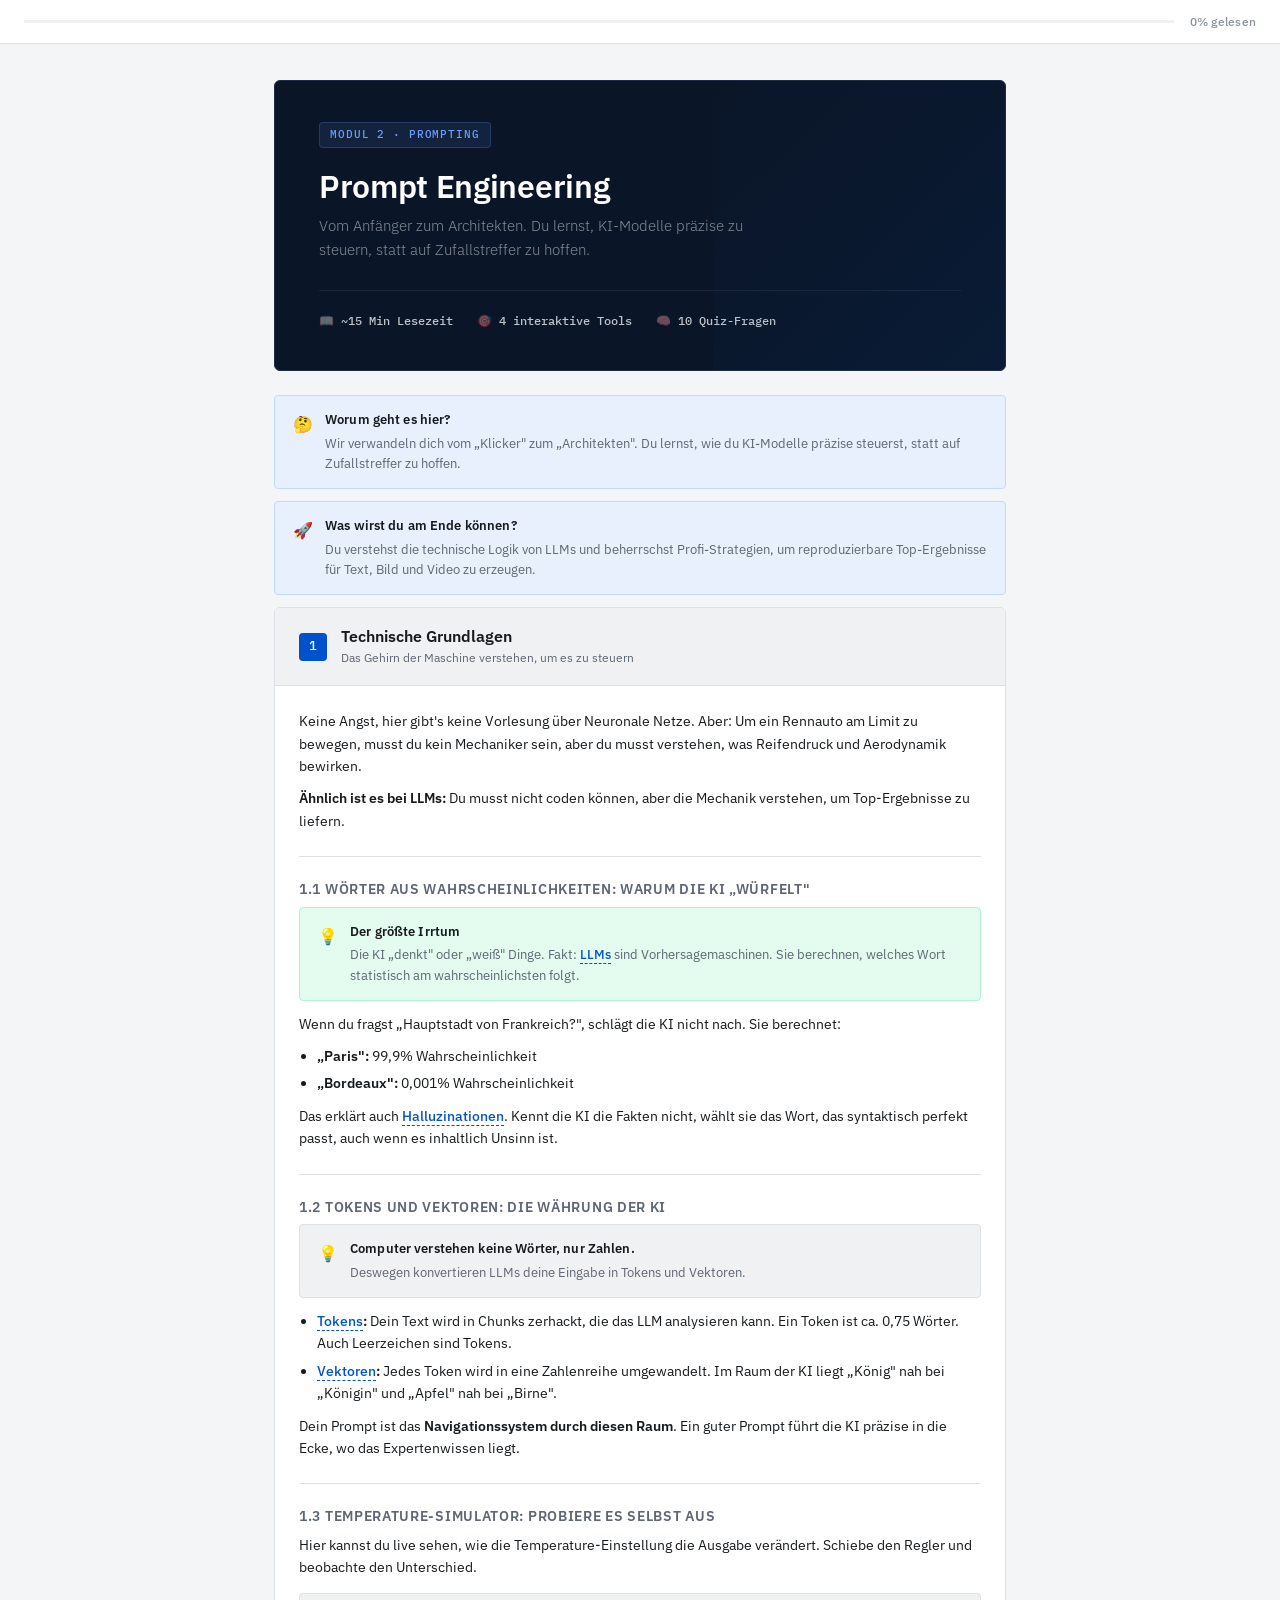
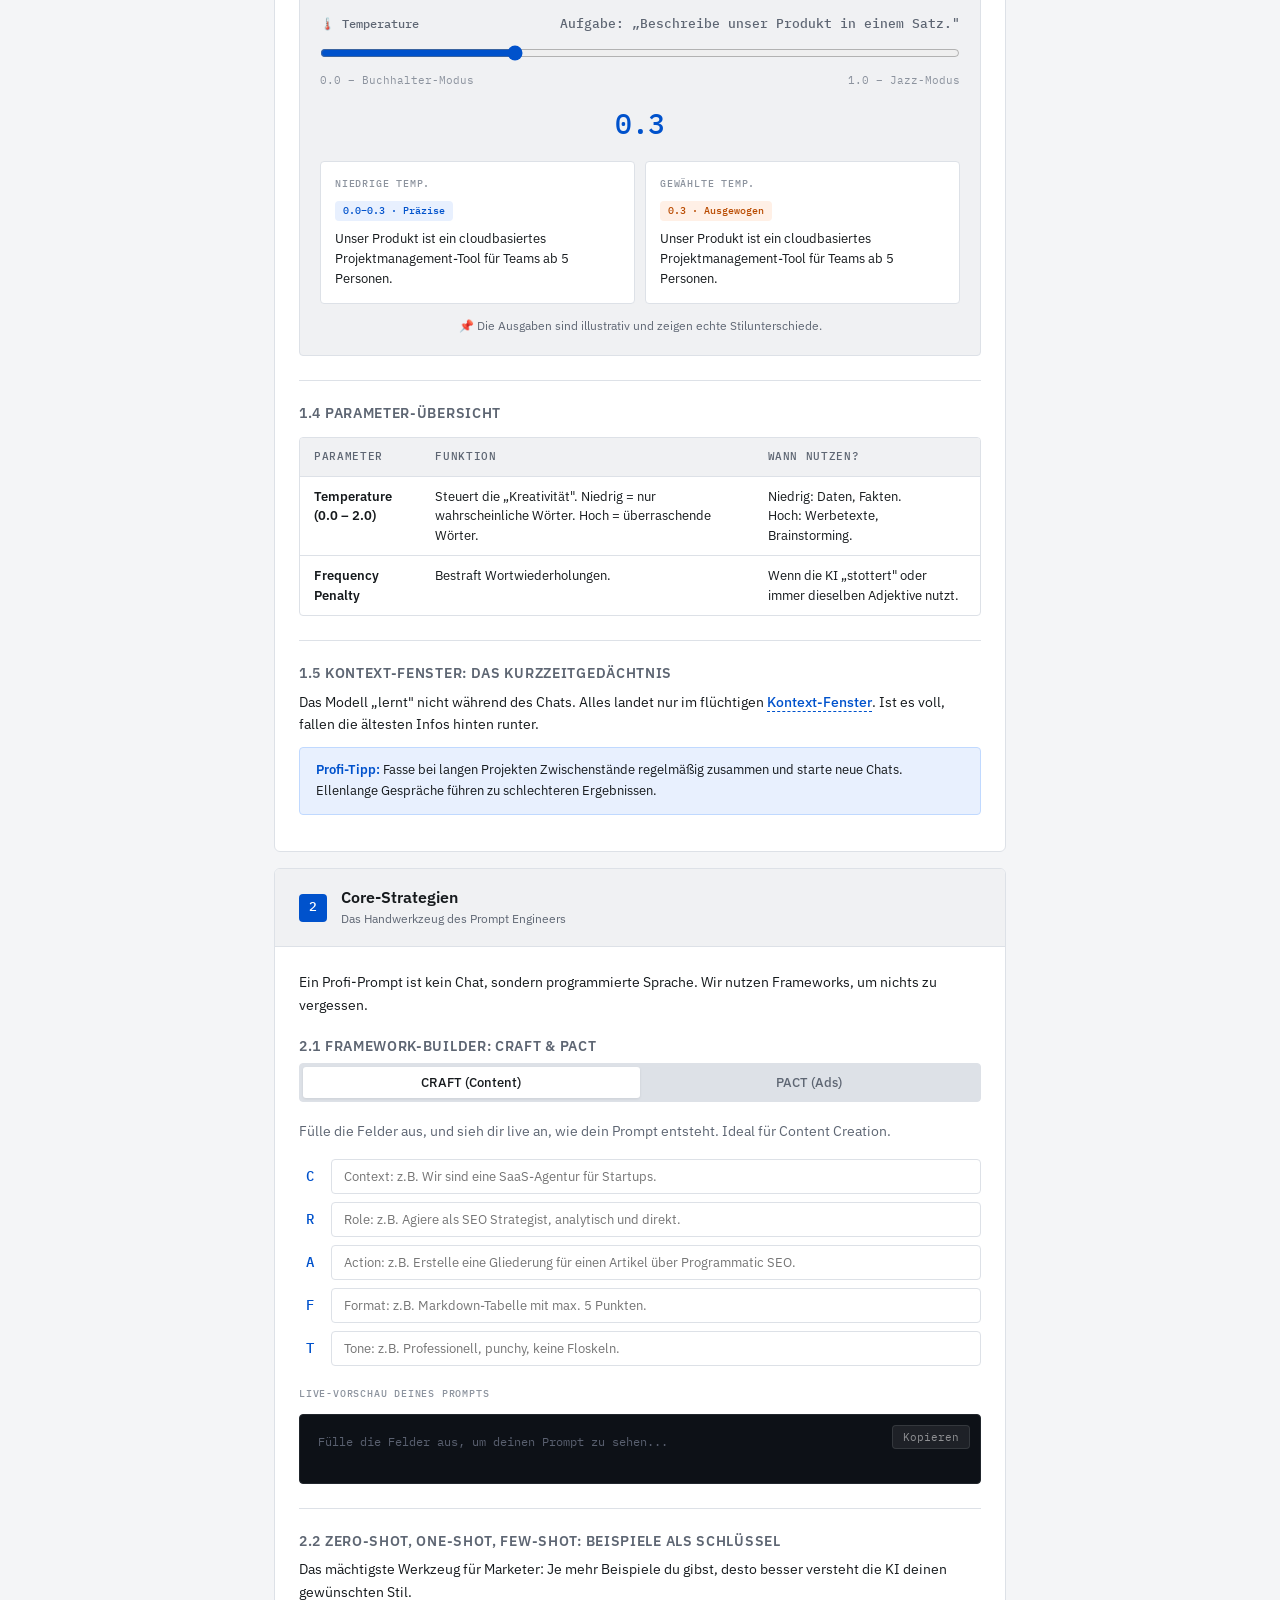
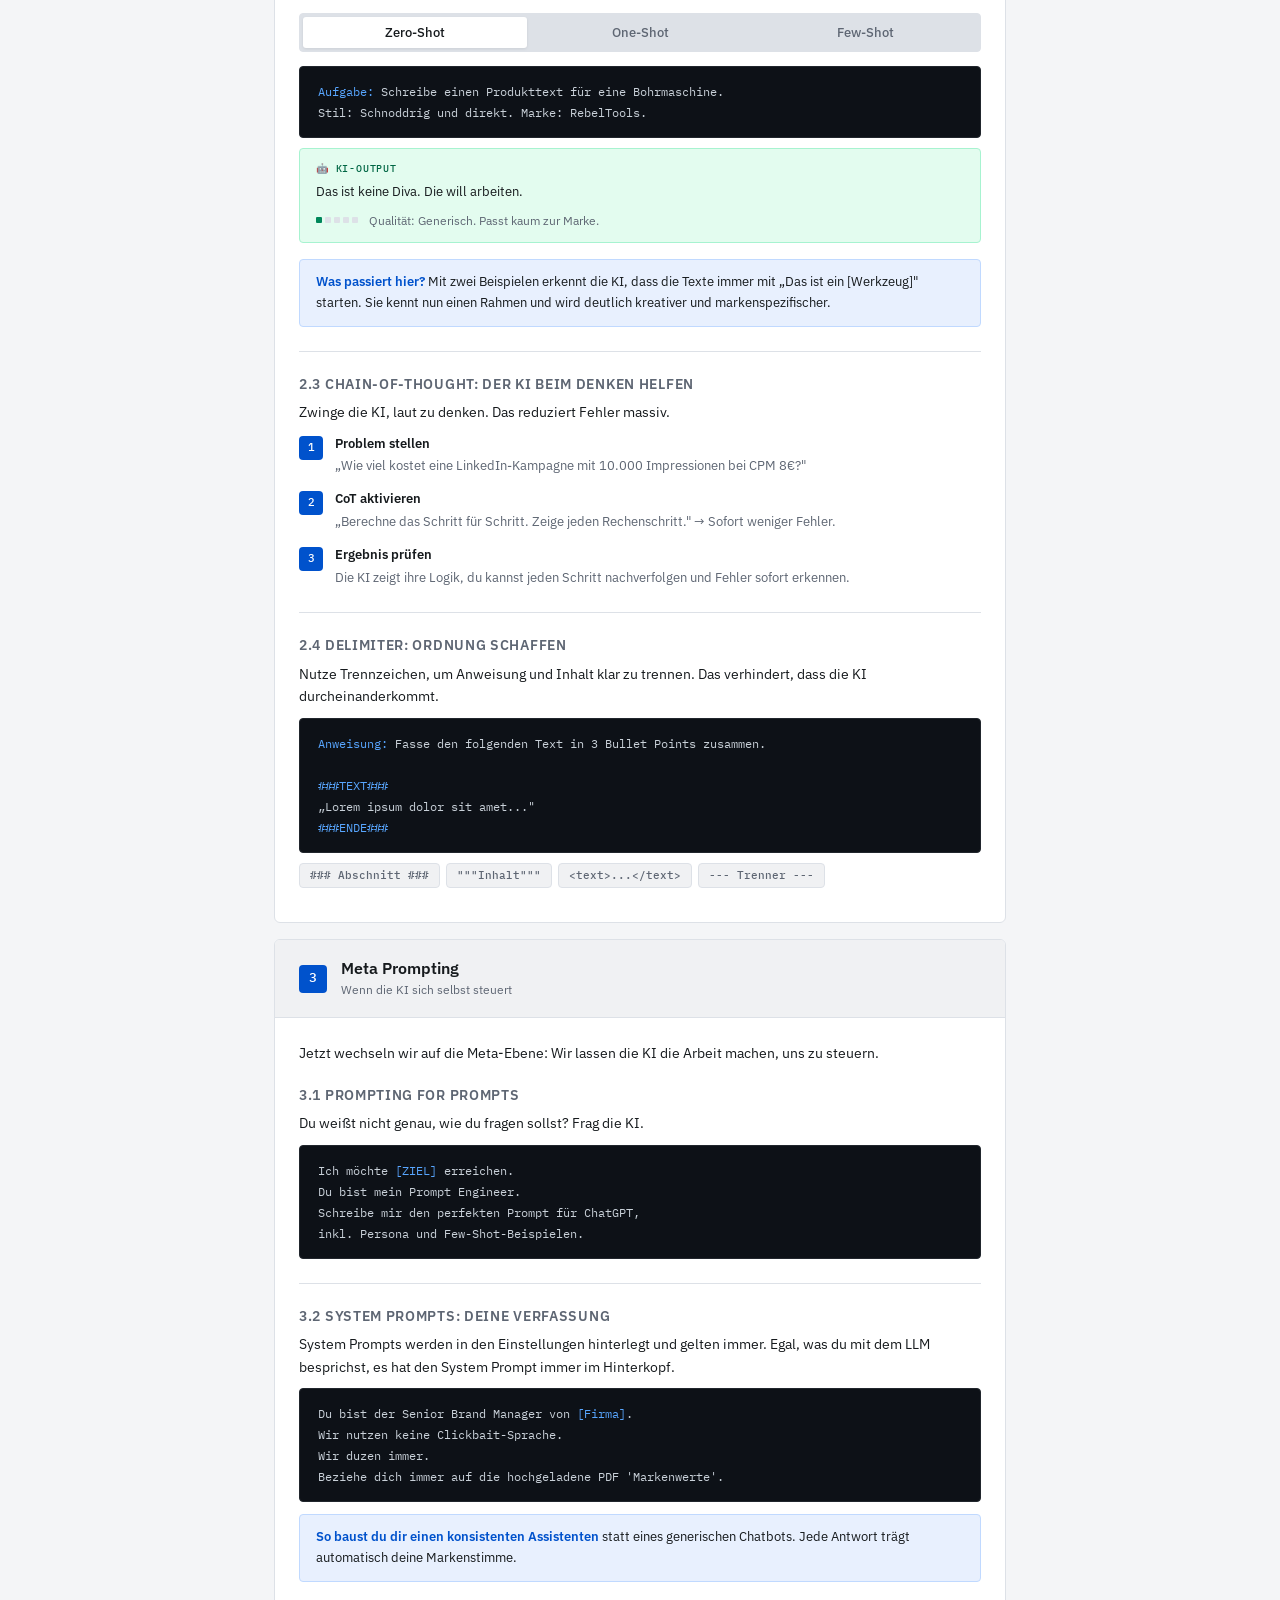
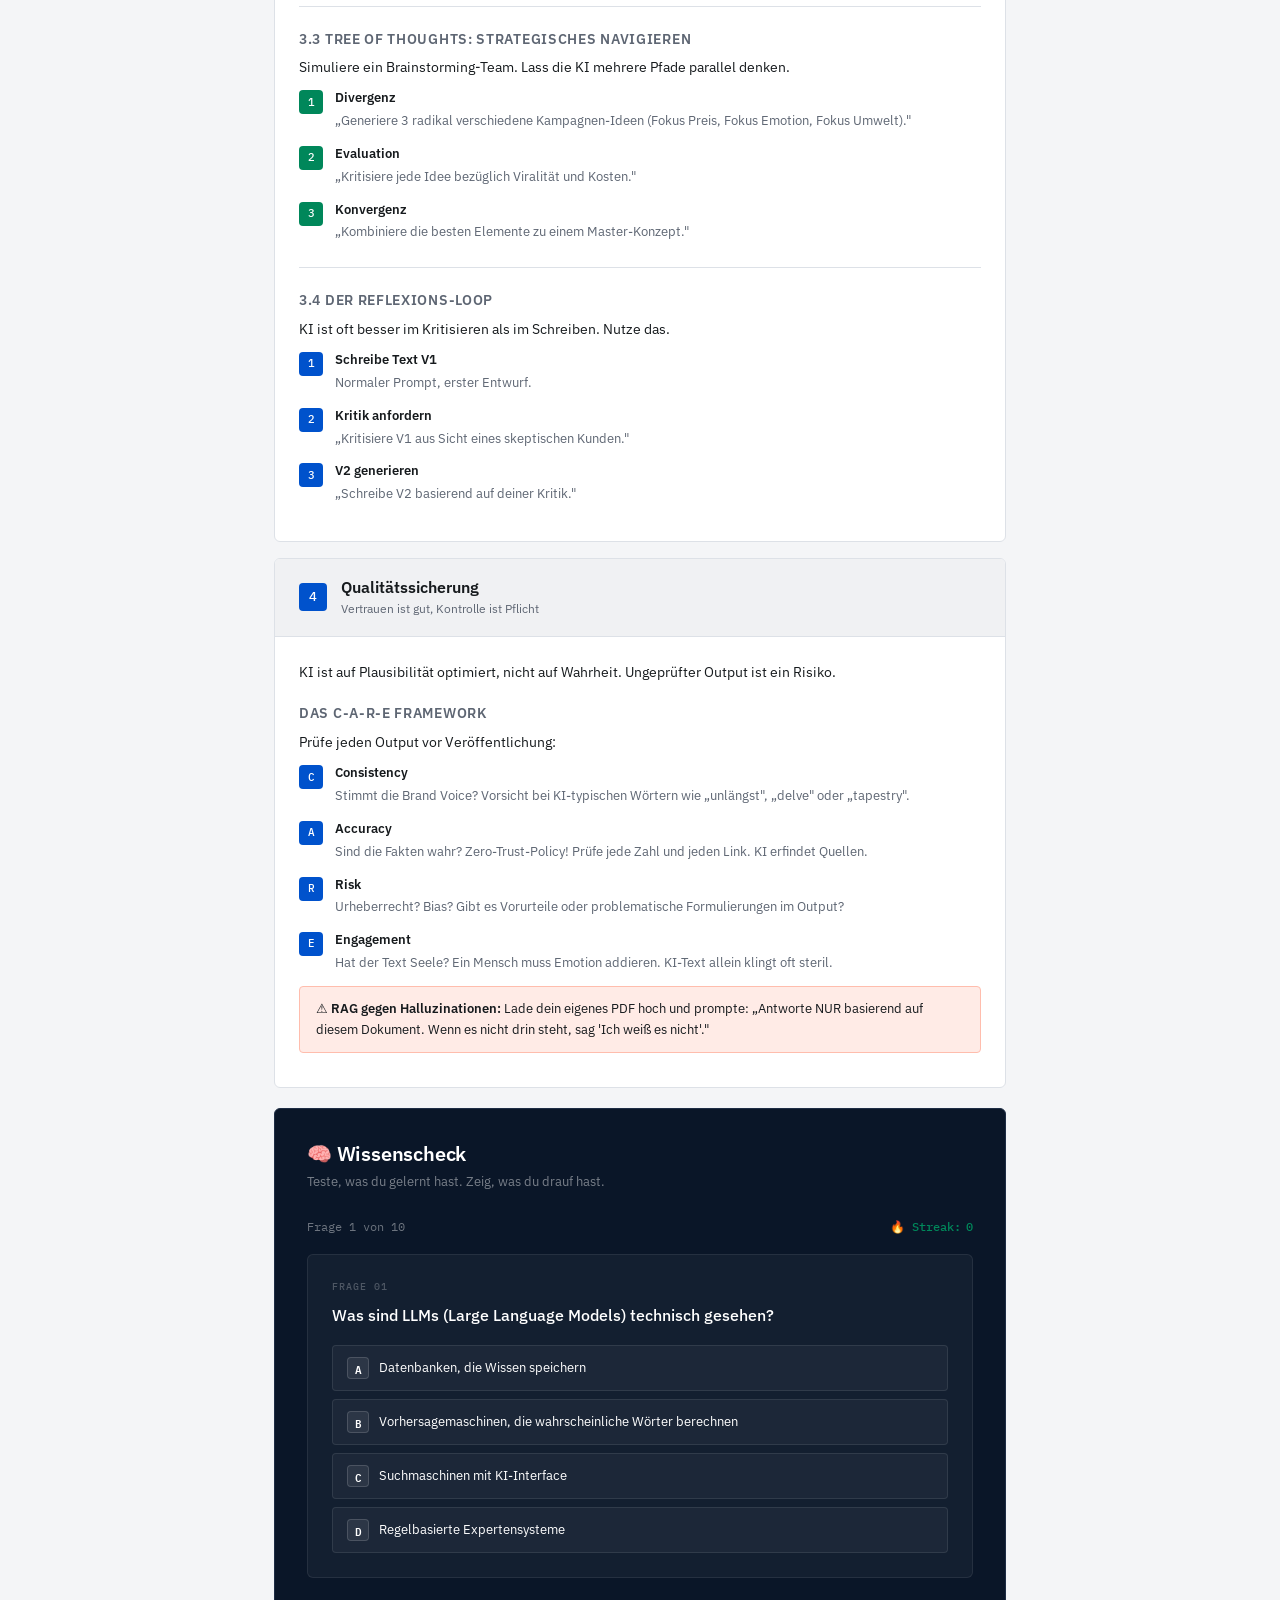
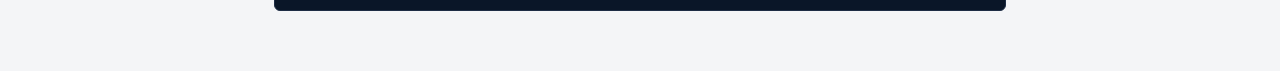
<file: module_2.1_prompting_promptengineering.html>
<!DOCTYPE html>
<html lang="de">
<head>
<meta charset="UTF-8">
<meta name="viewport" content="width=device-width, initial-scale=1.0">
<title>Modul 2: Prompt Engineering</title>
<link rel="preconnect" href="https://fonts.googleapis.com">
<link href="https://fonts.googleapis.com/css2?family=IBM+Plex+Sans:wght@300;400;500;600;700&family=IBM+Plex+Mono:wght@400;500&display=swap" rel="stylesheet">
<style>
:root {
  --bg: #F4F5F7;
  --surface: #FFFFFF;
  --surface-2: #F0F1F3;
  --border: #DDE1E7;
  --border-strong: #C1C7D0;
  --text: #161A1D;
  --text-muted: #5E6673;
  --text-subtle: #8C939E;
  --accent: #0052CC;
  --accent-light: #E8F0FE;
  --accent-hover: #0747A6;
  --accent-2: #00875A;
  --accent-2-light: #E3FCEF;
  --green: #006644;
  --green-light: #E3FCEF;
  --red: #BF2600;
  --red-light: #FFEBE6;
  --radius: 4px;
  --radius-lg: 6px;
  --shadow: 0 1px 3px rgba(0,0,0,0.08), 0 0 0 1px rgba(0,0,0,0.04);
  --shadow-lg: 0 4px 16px rgba(0,0,0,0.10), 0 0 0 1px rgba(0,0,0,0.04);
}

* { box-sizing: border-box; margin: 0; padding: 0; }

body {
  font-family: 'IBM Plex Sans', sans-serif;
  background: var(--bg);
  color: var(--text);
  font-size: 15px;
  line-height: 1.6;
}

h1, h2, h3, h4 { font-family: 'IBM Plex Sans', sans-serif; font-weight: 600; line-height: 1.25; }

/* ─── PROGRESS BAR ─── */
#progress-bar-wrap {
  position: fixed; top: 0; left: 0; right: 0; z-index: 100;
  background: var(--surface);
  border-bottom: 1px solid var(--border);
  padding: 0 24px;
  height: 44px;
  display: flex; align-items: center; gap: 16px;
}
#progress-bar-track {
  flex: 1; height: 3px; background: var(--surface-2); overflow: hidden;
}
#progress-bar-fill {
  height: 100%; background: var(--accent);
  width: 0%; transition: width 0.4s ease;
}
#progress-label { font-size: 12px; color: var(--text-subtle); font-weight: 500; white-space: nowrap; letter-spacing: 0.02em; }

/* ─── LAYOUT ─── */
.container { max-width: 780px; margin: 0 auto; padding: 80px 24px 60px; }

/* ─── HERO ─── */
.hero {
  background: #0A1628;
  color: white;
  border-radius: var(--radius-lg);
  padding: 40px 44px;
  margin-bottom: 24px;
  position: relative;
  overflow: hidden;
  border: 1px solid #1E2D45;
}
.hero::before {
  content: '';
  position: absolute; top: 0; right: 0; bottom: 0;
  width: 40%;
  background: linear-gradient(135deg, transparent, rgba(0,82,204,0.08));
  pointer-events: none;
}
.module-tag {
  display: inline-flex; align-items: center; gap: 6px;
  font-size: 11px; font-weight: 500; letter-spacing: 0.08em; text-transform: uppercase;
  color: #6B9FFF; background: rgba(107,159,255,0.1);
  border: 1px solid rgba(107,159,255,0.2);
  padding: 3px 10px; border-radius: var(--radius); margin-bottom: 18px;
  font-family: 'IBM Plex Mono', monospace;
}
.hero h1 { font-size: clamp(22px, 3vw, 32px); font-weight: 600; margin-bottom: 8px; letter-spacing: -0.01em; }
.hero p { color: rgba(255,255,255,0.5); font-size: 15px; max-width: 480px; font-weight: 300; }
.hero-meta {
  display: flex; gap: 24px; margin-top: 28px; flex-wrap: wrap;
  padding-top: 20px; border-top: 1px solid rgba(255,255,255,0.07);
}
.hero-meta-item {
  display: flex; align-items: center; gap: 7px;
  font-size: 12px; color: rgba(255,255,255,0.4);
  font-family: 'IBM Plex Mono', monospace;
}
.hero-meta-item span { color: rgba(255,255,255,0.75); font-weight: 500; }

/* ─── CALLOUTS ─── */
.callout {
  border-radius: var(--radius);
  padding: 14px 18px;
  margin-bottom: 12px;
  display: flex; gap: 12px; align-items: flex-start;
}
.callout.blue { background: var(--accent-light); border: 1px solid #C0D9FF; }
.callout.yellow { background: var(--accent-2-light); border: 1px solid #ABF5D1; }
.callout.gray { background: var(--surface-2); border: 1px solid var(--border); }
.callout-icon { font-size: 16px; flex-shrink: 0; margin-top: 2px; }
.callout-text strong { display: block; font-size: 13px; font-weight: 600; margin-bottom: 3px; letter-spacing: 0.01em; }
.callout-text p { font-size: 13px; color: var(--text-muted); line-height: 1.55; }

/* ─── SECTION ─── */
.section {
  background: var(--surface);
  border: 1px solid var(--border);
  border-radius: var(--radius-lg);
  margin-bottom: 16px;
  overflow: hidden;
}
.section-header {
  padding: 18px 24px;
  border-bottom: 1px solid var(--border);
  display: flex; align-items: center; gap: 14px;
  background: var(--surface-2);
}
.section-num {
  width: 28px; height: 28px; border-radius: var(--radius);
  background: var(--accent); color: white;
  font-family: 'IBM Plex Mono', monospace; font-weight: 500; font-size: 13px;
  display: flex; align-items: center; justify-content: center;
  flex-shrink: 0;
}
.section-header h2 { font-size: 16px; font-weight: 600; margin-bottom: 2px; }
.section-header p { font-size: 12px; color: var(--text-muted); }
.section-body { padding: 24px; }

/* ─── TYPOGRAPHY ─── */
h3 { font-size: 14px; font-weight: 600; margin: 22px 0 8px; text-transform: uppercase; letter-spacing: 0.05em; color: var(--text-muted); }
h3:first-child { margin-top: 0; }
p { color: var(--text); margin-bottom: 10px; font-size: 14px; }
p:last-child { margin-bottom: 0; }
ul { padding-left: 18px; margin-bottom: 10px; }
li { margin-bottom: 5px; color: var(--text); font-size: 14px; }
strong { font-weight: 600; }

/* ─── TOOLTIP ─── */
.tooltip-word {
  border-bottom: 1px dashed var(--accent);
  cursor: help; color: var(--accent);
  position: relative; font-weight: 500;
}
.tooltip-popup {
  display: none;
  position: absolute; bottom: calc(100% + 6px); left: 50%;
  transform: translateX(-50%);
  background: #0A1628; color: rgba(255,255,255,0.85);
  font-size: 12px; line-height: 1.55;
  padding: 9px 13px; border-radius: var(--radius);
  width: 230px; z-index: 200;
  box-shadow: var(--shadow-lg);
  border: 1px solid #1E2D45;
  font-family: 'IBM Plex Sans', sans-serif;
}
.tooltip-popup::after {
  content: '';
  position: absolute; top: 100%; left: 50%;
  transform: translateX(-50%);
  border: 5px solid transparent;
  border-top-color: #0A1628;
}
.tooltip-word:hover .tooltip-popup { display: block; }

/* ─── TABLE ─── */
.table-wrap { overflow-x: auto; border-radius: var(--radius); border: 1px solid var(--border); margin: 14px 0; }
table { width: 100%; border-collapse: collapse; font-size: 13px; }
th { background: var(--surface-2); font-family: 'IBM Plex Mono', monospace; font-size: 11px; letter-spacing: 0.06em; text-transform: uppercase; padding: 10px 14px; text-align: left; font-weight: 500; color: var(--text-muted); border-bottom: 1px solid var(--border); }
td { padding: 10px 14px; border-top: 1px solid var(--border); vertical-align: top; line-height: 1.5; font-size: 13px; }
tr:hover td { background: #FAFBFC; }

/* ─── DIVIDER ─── */
.divider { border: none; border-top: 1px solid var(--border); margin: 24px 0; }

/* ─── TEMPERATURE SIMULATOR ─── */
.simulator {
  background: var(--surface-2);
  border-radius: var(--radius);
  padding: 20px;
  margin: 14px 0;
  border: 1px solid var(--border);
}
.sim-label { font-family: 'IBM Plex Mono', monospace; font-size: 12px; font-weight: 500; margin-bottom: 10px; display: flex; justify-content: space-between; color: var(--text-muted); }
.temp-slider { width: 100%; accent-color: var(--accent); cursor: pointer; }
.temp-display {
  display: flex; justify-content: space-between;
  font-size: 11px; color: var(--text-subtle); margin: 4px 0 12px;
  font-family: 'IBM Plex Mono', monospace;
}
.temp-value-badge {
  font-family: 'IBM Plex Mono', monospace; font-size: 28px; font-weight: 500;
  color: var(--accent); text-align: center; margin: 6px 0 14px; letter-spacing: -0.02em;
}
.sim-outputs { display: grid; grid-template-columns: 1fr 1fr; gap: 10px; }
.sim-output {
  background: var(--surface);
  border: 1px solid var(--border);
  border-radius: var(--radius);
  padding: 14px;
  font-size: 13px;
  min-height: 90px;
  transition: all 0.2s;
}
.sim-output-label {
  font-size: 10px; font-weight: 500; letter-spacing: 0.08em; text-transform: uppercase;
  color: var(--text-subtle); margin-bottom: 8px;
  font-family: 'IBM Plex Mono', monospace;
}
.sim-output .output-text { color: var(--text); line-height: 1.55; font-size: 13px; }
.sim-mode-tag {
  display: inline-block; font-size: 10px; font-weight: 500;
  padding: 2px 8px; border-radius: var(--radius); margin-bottom: 8px;
  font-family: 'IBM Plex Mono', monospace;
}
.mode-cold { background: var(--accent-light); color: var(--accent); }
.mode-hot { background: #FFF0E6; color: #B94B00; }

/* ─── SHOT CARDS ─── */
.shot-tabs { display: flex; gap: 1px; margin-bottom: 14px; background: var(--border); border-radius: var(--radius); overflow: hidden; border: 1px solid var(--border); padding: 3px; }
.shot-tab {
  flex: 1; padding: 7px 14px; border-radius: 3px; font-size: 13px; font-weight: 500;
  border: none; background: transparent;
  cursor: pointer; font-family: 'IBM Plex Sans', sans-serif; transition: all 0.15s;
  color: var(--text-muted);
}
.shot-tab.active { background: var(--surface); color: var(--text); box-shadow: 0 1px 3px rgba(0,0,0,0.08); }
.shot-panel { display: none; }
.shot-panel.active { display: block; }
.shot-prompt {
  background: #0D1117; color: #C9D1D9;
  border-radius: var(--radius); padding: 14px 18px;
  font-family: 'IBM Plex Mono', monospace; font-size: 12px; line-height: 1.75;
  margin-bottom: 10px; border: 1px solid #21262D;
}
.shot-prompt .prompt-keyword { color: #58A6FF; }
.shot-result {
  background: var(--green-light);
  border: 1px solid #A7F3D0;
  border-radius: var(--radius); padding: 12px 16px;
  font-size: 13px;
}
.shot-result-label {
  font-size: 10px; font-weight: 500; color: var(--green); text-transform: uppercase;
  letter-spacing: 0.08em; margin-bottom: 5px;
  font-family: 'IBM Plex Mono', monospace;
}
.shot-quality {
  display: flex; gap: 3px; margin-top: 8px; align-items: center;
}
.quality-dot {
  width: 6px; height: 6px; border-radius: 1px; background: var(--border);
}
.quality-dot.filled { background: var(--accent-2); }

/* ─── CRAFT BUILDER ─── */
.craft-builder { display: grid; gap: 8px; }
.craft-row { display: grid; grid-template-columns: 22px 1fr; gap: 10px; align-items: center; }
.craft-letter {
  font-family: 'IBM Plex Mono', monospace; font-weight: 500; font-size: 14px;
  color: var(--accent); text-align: center;
}
.craft-input {
  width: 100%;
  padding: 8px 12px;
  border: 1px solid var(--border);
  border-radius: var(--radius);
  font-family: 'IBM Plex Sans', sans-serif;
  font-size: 13px;
  background: var(--surface);
  transition: border-color 0.15s, box-shadow 0.15s;
  outline: none;
  color: var(--text);
}
.craft-input:focus { border-color: var(--accent); box-shadow: 0 0 0 2px rgba(0,82,204,0.12); }
.craft-preview {
  margin-top: 12px;
  background: #0D1117;
  border-radius: var(--radius);
  padding: 16px 18px;
  font-family: 'IBM Plex Mono', monospace;
  font-size: 12px;
  line-height: 1.8;
  color: #C9D1D9;
  min-height: 70px;
  position: relative;
  border: 1px solid #21262D;
}
.craft-preview-label {
  font-family: 'IBM Plex Mono', monospace;
  font-size: 10px; font-weight: 500; letter-spacing: 0.08em; text-transform: uppercase;
  color: var(--text-subtle); margin-bottom: 8px;
}
.craft-preview .c-label { color: #58A6FF; }
.copy-btn {
  position: absolute; top: 10px; right: 10px;
  background: rgba(255,255,255,0.07); color: rgba(255,255,255,0.5);
  border: 1px solid rgba(255,255,255,0.1); border-radius: var(--radius); padding: 4px 10px;
  font-size: 11px; cursor: pointer; transition: all 0.15s;
  font-family: 'IBM Plex Mono', monospace;
}
.copy-btn:hover { background: rgba(255,255,255,0.12); color: rgba(255,255,255,0.85); }

/* ─── PACT BUILDER ─── */
.pact-builder { display: grid; gap: 8px; }
.pact-row { display: grid; grid-template-columns: 22px 1fr; gap: 10px; align-items: center; }
.pact-letter {
  font-family: 'IBM Plex Mono', monospace; font-weight: 500; font-size: 14px;
  color: var(--accent-2); text-align: center;
}
.builder-tabs { display: flex; gap: 1px; margin-bottom: 18px; background: var(--border); border-radius: var(--radius); overflow: hidden; border: 1px solid var(--border); padding: 3px; }
.builder-tab {
  flex: 1; padding: 7px 14px; border-radius: 3px; font-size: 13px; font-weight: 500;
  border: none; background: transparent;
  cursor: pointer; font-family: 'IBM Plex Sans', sans-serif; transition: all 0.15s;
  color: var(--text-muted); text-align: center;
}
.builder-tab.active { background: var(--surface); color: var(--text); box-shadow: 0 1px 3px rgba(0,0,0,0.08); }
.builder-panel { display: none; }
.builder-panel.active { display: block; }

/* ─── QUIZ ─── */
.quiz-section {
  background: #0A1628;
  color: white;
  border-radius: var(--radius-lg);
  padding: 32px;
  margin-top: 20px;
  border: 1px solid #1E2D45;
}
.quiz-section h2 { font-size: 20px; font-weight: 600; margin-bottom: 6px; letter-spacing: -0.01em; }
.quiz-section > p { color: rgba(255,255,255,0.45); margin-bottom: 24px; font-size: 13px; }
.quiz-progress {
  display: flex; justify-content: space-between; align-items: center;
  margin-bottom: 18px;
}
.quiz-progress-text { font-size: 12px; color: rgba(255,255,255,0.4); font-family: 'IBM Plex Mono', monospace; }
.quiz-streak {
  display: flex; align-items: center; gap: 5px;
  font-size: 12px; font-weight: 500; color: var(--accent-2);
  font-family: 'IBM Plex Mono', monospace;
}
.quiz-card {
  background: rgba(255,255,255,0.04);
  border: 1px solid rgba(255,255,255,0.08);
  border-radius: var(--radius-lg);
  padding: 24px;
}
.quiz-q-num {
  font-size: 10px; font-weight: 500; letter-spacing: 0.1em; text-transform: uppercase;
  color: rgba(255,255,255,0.25); margin-bottom: 8px;
  font-family: 'IBM Plex Mono', monospace;
}
.quiz-question { font-size: 16px; font-weight: 500; margin-bottom: 18px; line-height: 1.5; }
.quiz-options { display: grid; gap: 8px; }
.quiz-option {
  background: rgba(255,255,255,0.04);
  border: 1px solid rgba(255,255,255,0.09);
  border-radius: var(--radius);
  padding: 11px 14px;
  cursor: pointer;
  font-size: 13px;
  transition: all 0.15s;
  display: flex; align-items: center; gap: 10px;
}
.quiz-option:hover:not(.disabled) { background: rgba(255,255,255,0.08); border-color: rgba(255,255,255,0.18); }
.quiz-option.correct { background: rgba(0,135,90,0.18); border-color: #00875A; }
.quiz-option.wrong { background: rgba(191,38,0,0.18); border-color: #BF2600; }
.quiz-option.disabled { cursor: default; }
.opt-indicator {
  width: 22px; height: 22px; border-radius: var(--radius);
  background: rgba(255,255,255,0.07); border: 1px solid rgba(255,255,255,0.15);
  display: flex; align-items: center; justify-content: center;
  font-size: 11px; font-weight: 600; flex-shrink: 0;
  font-family: 'IBM Plex Mono', monospace;
}
.quiz-option.correct .opt-indicator { background: #00875A; border-color: #00875A; color: white; }
.quiz-option.wrong .opt-indicator { background: #BF2600; border-color: #BF2600; color: white; }
.quiz-feedback {
  margin-top: 12px;
  padding: 12px 14px;
  border-radius: var(--radius);
  font-size: 13px;
  display: none;
}
.quiz-feedback.correct { background: rgba(0,135,90,0.12); border: 1px solid rgba(0,135,90,0.3); color: #57D9A3; }
.quiz-feedback.wrong { background: rgba(191,38,0,0.12); border: 1px solid rgba(191,38,0,0.3); color: #FF8F73; }
.quiz-feedback strong { display: block; margin-bottom: 3px; font-size: 12px; }
.quiz-next-btn {
  margin-top: 16px;
  background: var(--accent); color: white;
  border: none; border-radius: var(--radius);
  padding: 10px 24px; font-size: 13px; font-weight: 500;
  cursor: pointer; font-family: 'IBM Plex Sans', sans-serif;
  display: none; transition: background 0.15s;
}
.quiz-next-btn:hover { background: var(--accent-hover); }


/* ─── RESULT CARD ─── */
.result-card {
  text-align: center;
  padding: 16px 0;
  display: none;
}
.result-badge {
  font-size: 48px; margin-bottom: 10px;
}
.result-title {
  font-size: 20px; font-weight: 600;
  margin-bottom: 6px;
}
.result-sub { color: rgba(255,255,255,0.45); margin-bottom: 20px; font-size: 13px; }
.result-score {
  font-family: 'IBM Plex Mono', monospace; font-size: 44px; font-weight: 500;
  color: var(--accent-2); margin-bottom: 4px;
}
.result-score-label { font-size: 12px; color: rgba(255,255,255,0.4); margin-bottom: 20px; font-family: 'IBM Plex Mono', monospace; }
.result-restart-btn {
  background: rgba(255,255,255,0.08); color: rgba(255,255,255,0.8);
  border: 1px solid rgba(255,255,255,0.12); border-radius: var(--radius);
  padding: 10px 24px; font-size: 13px; font-weight: 500;
  cursor: pointer; font-family: 'IBM Plex Sans', sans-serif;
  display: block; margin: 12px auto 0; transition: all 0.15s;
}
.result-restart-btn:hover { background: rgba(255,255,255,0.13); color: white; }

/* ─── MISC ─── */
.highlight-box {
  background: var(--accent-light);
  border: 1px solid #C0D9FF;
  border-radius: var(--radius);
  padding: 12px 16px;
  margin: 12px 0;
  font-size: 13px;
}
.highlight-box strong { color: var(--accent); }
.error-box {
  background: var(--red-light);
  border: 1px solid #FFBDAD;
  border-radius: var(--radius);
  padding: 12px 16px;
  font-size: 13px;
  margin: 10px 0;
}
.error-box::before { content: '⚠ '; }
.code-block {
  background: #0D1117;
  border-radius: var(--radius);
  padding: 14px 18px;
  font-family: 'IBM Plex Mono', monospace;
  font-size: 12px;
  line-height: 1.75;
  color: #C9D1D9;
  margin: 10px 0;
  overflow-x: auto;
  border: 1px solid #21262D;
}
.code-block .keyword { color: #58A6FF; }
.tag-row { display: flex; flex-wrap: wrap; gap: 6px; margin: 10px 0; }
.tag {
  font-size: 11px; font-weight: 500;
  padding: 3px 10px; border-radius: var(--radius);
  background: var(--surface-2); border: 1px solid var(--border);
  color: var(--text-muted); font-family: 'IBM Plex Mono', monospace;
}
.chain-step {
  display: flex; align-items: flex-start; gap: 12px; margin-bottom: 12px;
}
.chain-num {
  width: 24px; height: 24px; border-radius: var(--radius);
  background: var(--accent); color: white;
  font-weight: 500; font-size: 11px; font-family: 'IBM Plex Mono', monospace;
  display: flex; align-items: center; justify-content: center; flex-shrink: 0; margin-top: 2px;
}
.chain-content { flex: 1; }
.chain-content strong { font-size: 13px; font-weight: 600; display: block; margin-bottom: 2px; }
.chain-content p { font-size: 13px; color: var(--text-muted); margin: 0; }

@media(max-width: 600px) {
  .sim-outputs { grid-template-columns: 1fr; }
  .hero { padding: 24px 20px; }
  .quiz-section { padding: 20px 16px; }
  .section-body { padding: 16px; }
}
</style>
</head>
<body>

<!-- Progress Bar -->
<div id="progress-bar-wrap">
  <div id="progress-bar-track">
    <div id="progress-bar-fill"></div>
  </div>
  <div id="progress-label">0% gelesen</div>
</div>

<div class="container">

  <!-- HERO -->
  <div class="hero">
    <div class="module-tag">Modul 2 · Prompting</div>
    <h1>Prompt Engineering</h1>
    <p>Vom Anfänger zum Architekten. Du lernst, KI-Modelle präzise zu steuern, statt auf Zufallstreffer zu hoffen.</p>
    <div class="hero-meta">
      <div class="hero-meta-item">📖 <span>~15 Min Lesezeit</span></div>
      <div class="hero-meta-item">🎯 <span>4 interaktive Tools</span></div>
      <div class="hero-meta-item">🧠 <span>10 Quiz-Fragen</span></div>
    </div>
  </div>

  <!-- CALLOUTS -->
  <div class="callout blue">
    <div class="callout-icon">🤔</div>
    <div class="callout-text">
      <strong>Worum geht es hier?</strong>
      <p>Wir verwandeln dich vom „Klicker" zum „Architekten". Du lernst, wie du KI-Modelle präzise steuerst, statt auf Zufallstreffer zu hoffen.</p>
    </div>
  </div>
  <div class="callout blue">
    <div class="callout-icon">🚀</div>
    <div class="callout-text">
      <strong>Was wirst du am Ende können?</strong>
      <p>Du verstehst die technische Logik von LLMs und beherrschst Profi-Strategien, um reproduzierbare Top-Ergebnisse für Text, Bild und Video zu erzeugen.</p>
    </div>
  </div>

  <!-- ═══════════════════════════════════════════
       SECTION 1: TECHNISCHE GRUNDLAGEN
  ══════════════════════════════════════════════ -->
  <div class="section">
    <div class="section-header">
      <div class="section-num">1</div>
      <div>
        <h2>Technische Grundlagen</h2>
        <p>Das Gehirn der Maschine verstehen, um es zu steuern</p>
      </div>
    </div>
    <div class="section-body">

      <p>Keine Angst, hier gibt's keine Vorlesung über Neuronale Netze. Aber: Um ein Rennauto am Limit zu bewegen, musst du kein Mechaniker sein, aber du musst verstehen, was Reifendruck und Aerodynamik bewirken.</p>
      <p><strong>Ähnlich ist es bei LLMs:</strong> Du musst nicht coden können, aber die Mechanik verstehen, um Top-Ergebnisse zu liefern.</p>

      <hr class="divider">

      <h3>1.1 Wörter aus Wahrscheinlichkeiten: Warum die KI „würfelt"</h3>

      <div class="callout yellow">
        <div class="callout-icon">💡</div>
        <div class="callout-text">
          <strong>Der größte Irrtum</strong>
          <p>Die KI „denkt" oder „weiß" Dinge. Fakt: <span class="tooltip-word">LLMs<span class="tooltip-popup">Large Language Models: KI-Modelle wie ChatGPT oder Claude, die auf riesigen Textmengen trainiert wurden und Sprache „vorhersagen".</span></span> sind Vorhersagemaschinen. Sie berechnen, welches Wort statistisch am wahrscheinlichsten folgt.</p>
        </div>
      </div>

      <p>Wenn du fragst „Hauptstadt von Frankreich?", schlägt die KI nicht nach. Sie berechnet:</p>
      <ul>
        <li><strong>„Paris":</strong> 99,9% Wahrscheinlichkeit</li>
        <li><strong>„Bordeaux":</strong> 0,001% Wahrscheinlichkeit</li>
      </ul>
      <p>Das erklärt auch <span class="tooltip-word">Halluzinationen<span class="tooltip-popup">Halluzination: Wenn eine KI überzeugend klingende, aber faktisch falsche Informationen produziert. Sie „lügt" nicht absichtlich, sie füllt statistische Lücken.</span></span>. Kennt die KI die Fakten nicht, wählt sie das Wort, das syntaktisch perfekt passt, auch wenn es inhaltlich Unsinn ist.</p>

      <hr class="divider">

      <h3>1.2 Tokens und Vektoren: Die Währung der KI</h3>

      <div class="callout gray">
        <div class="callout-icon">💡</div>
        <div class="callout-text">
          <strong>Computer verstehen keine Wörter, nur Zahlen.</strong>
          <p>Deswegen konvertieren LLMs deine Eingabe in Tokens und Vektoren.</p>
        </div>
      </div>

      <ul>
        <li><strong><span class="tooltip-word">Tokens<span class="tooltip-popup">Token: Die kleinste Einheit, die ein LLM verarbeitet. 1 Token ≈ 0,75 Wörter auf Englisch, ca. 0,5 auf Deutsch. Auch Leerzeichen und Satzzeichen zählen als Tokens.</span></span>:</strong> Dein Text wird in Chunks zerhackt, die das LLM analysieren kann. Ein Token ist ca. 0,75 Wörter. Auch Leerzeichen sind Tokens.</li>
        <li><strong><span class="tooltip-word">Vektoren<span class="tooltip-popup">Vektor: Eine Zahlenreihe, die ein Token im hochdimensionalen „Bedeutungsraum" der KI repräsentiert. Ähnliche Konzepte liegen räumlich nah beieinander.</span></span>:</strong> Jedes Token wird in eine Zahlenreihe umgewandelt. Im Raum der KI liegt „König" nah bei „Königin" und „Apfel" nah bei „Birne".</li>
      </ul>
      <p>Dein Prompt ist das <strong>Navigationssystem durch diesen Raum</strong>. Ein guter Prompt führt die KI präzise in die Ecke, wo das Expertenwissen liegt.</p>

      <hr class="divider">

      <h3>1.3 Temperature-Simulator: Probiere es selbst aus</h3>
      <p>Hier kannst du live sehen, wie die Temperature-Einstellung die Ausgabe verändert. Schiebe den Regler und beobachte den Unterschied.</p>

      <div class="simulator">
        <div class="sim-label">
          <span>🌡️ Temperature</span>
          <span style="color:var(--text-muted); font-size:13px;">Aufgabe: „Beschreibe unser Produkt in einem Satz."</span>
        </div>
        <input type="range" class="temp-slider" id="tempSlider" min="0" max="10" value="3" step="1">
        <div class="temp-display">
          <span>0.0 – Buchhalter-Modus</span>
          <span>1.0 – Jazz-Modus</span>
        </div>
        <div class="temp-value-badge" id="tempValue">0.3</div>
        <div class="sim-outputs">
          <div class="sim-output">
            <div class="sim-output-label">Niedrige Temp.</div>
            <span class="sim-mode-tag mode-cold" id="coldTag">0.0–0.3 · Präzise</span>
            <div class="output-text" id="coldOutput">Unser Produkt ist ein cloudbasiertes Projektmanagement-Tool für Teams ab 5 Personen.</div>
          </div>
          <div class="sim-output">
            <div class="sim-output-label">Gewählte Temp.</div>
            <span class="sim-mode-tag mode-hot" id="hotTag">0.3 · Ausgewogen</span>
            <div class="output-text" id="hotOutput">Unser Produkt ist ein cloudbasiertes Projektmanagement-Tool für Teams ab 5 Personen.</div>
          </div>
        </div>
        <p style="font-size:12px;color:var(--text-muted);margin-top:12px;text-align:center;">📌 Die Ausgaben sind illustrativ und zeigen echte Stilunterschiede.</p>
      </div>

      <hr class="divider">

      <h3>1.4 Parameter-Übersicht</h3>
      <div class="table-wrap">
        <table>
          <thead>
            <tr><th>Parameter</th><th>Funktion</th><th>Wann nutzen?</th></tr>
          </thead>
          <tbody>
            <tr>
              <td><strong>Temperature<br>(0.0 – 2.0)</strong></td>
              <td>Steuert die „Kreativität". Niedrig = nur wahrscheinliche Wörter. Hoch = überraschende Wörter.</td>
              <td>Niedrig: Daten, Fakten.<br>Hoch: Werbetexte, Brainstorming.</td>
            </tr>
            <tr>
              <td><strong>Frequency Penalty</strong></td>
              <td>Bestraft Wortwiederholungen.</td>
              <td>Wenn die KI „stottert" oder immer dieselben Adjektive nutzt.</td>
            </tr>
          </tbody>
        </table>
      </div>

      <hr class="divider">

      <h3>1.5 Kontext-Fenster: Das Kurzzeitgedächtnis</h3>
      <p>Das Modell „lernt" nicht während des Chats. Alles landet nur im flüchtigen <span class="tooltip-word">Kontext-Fenster<span class="tooltip-popup">Kontext-Fenster (Context Window): Der maximale Text, den ein LLM in einer Konversation gleichzeitig „im Kopf" behalten kann. Ältere Nachrichten fallen hinten raus, sobald das Fenster voll ist.</span></span>. Ist es voll, fallen die ältesten Infos hinten runter.</p>
      <div class="highlight-box">
        <strong>Profi-Tipp:</strong> Fasse bei langen Projekten Zwischenstände regelmäßig zusammen und starte neue Chats. Ellenlange Gespräche führen zu schlechteren Ergebnissen.
      </div>

    </div>
  </div>

  <!-- ═══════════════════════════════════════════
       SECTION 2: CORE-STRATEGIEN
  ══════════════════════════════════════════════ -->
  <div class="section">
    <div class="section-header">
      <div class="section-num">2</div>
      <div>
        <h2>Core-Strategien</h2>
        <p>Das Handwerkzeug des Prompt Engineers</p>
      </div>
    </div>
    <div class="section-body">

      <p>Ein Profi-Prompt ist kein Chat, sondern programmierte Sprache. Wir nutzen Frameworks, um nichts zu vergessen.</p>

      <h3>2.1 Framework-Builder: CRAFT & PACT</h3>

      <div class="builder-tabs">
        <button class="builder-tab active" onclick="switchBuilder('craft', this)">CRAFT (Content)</button>
        <button class="builder-tab" onclick="switchBuilder('pact', this)">PACT (Ads)</button>
      </div>

      <!-- CRAFT -->
      <div class="builder-panel active" id="panel-craft">
        <p style="font-size:14px;color:var(--text-muted);margin-bottom:16px;">Fülle die Felder aus, und sieh dir live an, wie dein Prompt entsteht. Ideal für Content Creation.</p>
        <div class="craft-builder">
          <div class="craft-row">
            <div class="craft-letter">C</div>
            <input class="craft-input" id="c-context" placeholder="Context: z.B. Wir sind eine SaaS-Agentur für Startups." oninput="updateCraft()">
          </div>
          <div class="craft-row">
            <div class="craft-letter">R</div>
            <input class="craft-input" id="c-role" placeholder="Role: z.B. Agiere als SEO Strategist, analytisch und direkt." oninput="updateCraft()">
          </div>
          <div class="craft-row">
            <div class="craft-letter">A</div>
            <input class="craft-input" id="c-action" placeholder="Action: z.B. Erstelle eine Gliederung für einen Artikel über Programmatic SEO." oninput="updateCraft()">
          </div>
          <div class="craft-row">
            <div class="craft-letter">F</div>
            <input class="craft-input" id="c-format" placeholder="Format: z.B. Markdown-Tabelle mit max. 5 Punkten." oninput="updateCraft()">
          </div>
          <div class="craft-row">
            <div class="craft-letter">T</div>
            <input class="craft-input" id="c-tone" placeholder="Tone: z.B. Professionell, punchy, keine Floskeln." oninput="updateCraft()">
          </div>
        </div>
        <div class="craft-preview-label" style="margin-top:20px;">Live-Vorschau deines Prompts</div>
        <div class="craft-preview" id="craft-preview-box">
          <button class="copy-btn" onclick="copyPrompt('craft')">Kopieren</button>
          <span id="craft-preview-text" style="color:rgba(205,214,244,0.4);">Fülle die Felder aus, um deinen Prompt zu sehen...</span>
        </div>
      </div>

      <!-- PACT -->
      <div class="builder-panel" id="panel-pact">
        <p style="font-size:14px;color:var(--text-muted);margin-bottom:16px;">Perfekt für Performance Marketing und Ads-Texte.</p>
        <div class="pact-builder">
          <div class="pact-row">
            <div class="pact-letter">P</div>
            <input class="craft-input" id="p-platform" placeholder="Platform: z.B. LinkedIn Ads (B2B)" oninput="updatePact()">
          </div>
          <div class="pact-row">
            <div class="pact-letter">A</div>
            <input class="craft-input" id="p-audience" placeholder="Audience: z.B. HR-Manager mit Burnout" oninput="updatePact()">
          </div>
          <div class="pact-row">
            <div class="pact-letter">C</div>
            <input class="craft-input" id="p-cta" placeholder="CTA: z.B. Download Whitepaper (mit Dringlichkeit)" oninput="updatePact()">
          </div>
          <div class="pact-row">
            <div class="pact-letter">T</div>
            <input class="craft-input" id="p-testing" placeholder="Testing: z.B. Erstelle 5 Varianten: Frage, Provokation, Statistik..." oninput="updatePact()">
          </div>
        </div>
        <div class="craft-preview-label" style="margin-top:20px;">Live-Vorschau deines Prompts</div>
        <div class="craft-preview" id="pact-preview-box">
          <button class="copy-btn" onclick="copyPrompt('pact')">Kopieren</button>
          <span id="pact-preview-text" style="color:rgba(205,214,244,0.4);">Fülle die Felder aus, um deinen Prompt zu sehen...</span>
        </div>
      </div>

      <hr class="divider">

      <h3>2.2 Zero-Shot, One-Shot, Few-Shot: Beispiele als Schlüssel</h3>
      <p>Das mächtigste Werkzeug für Marketer: Je mehr Beispiele du gibst, desto besser versteht die KI deinen gewünschten Stil.</p>

      <div class="shot-tabs">
        <button class="shot-tab active" onclick="switchShot(0)">Zero-Shot</button>
        <button class="shot-tab" onclick="switchShot(1)">One-Shot</button>
        <button class="shot-tab" onclick="switchShot(2)">Few-Shot</button>
      </div>

      <div class="shot-panel active" id="shot-0">
        <div class="shot-prompt">
<span class="prompt-keyword">Aufgabe:</span> Schreibe einen Produkttext für eine Bohrmaschine.<br>
Stil: Schnoddrig und direkt. Marke: RebelTools.
        </div>
        <div class="shot-result">
          <div class="shot-result-label">🤖 KI-Output</div>
          Das ist keine Diva. Die will arbeiten.
          <div class="shot-quality">
            <div class="quality-dot filled"></div>
            <div class="quality-dot"></div>
            <div class="quality-dot"></div>
            <div class="quality-dot"></div>
            <div class="quality-dot"></div>
            <div style="font-size:12px;color:var(--text-muted);margin-left:8px;">Qualität: Generisch. Passt kaum zur Marke.</div>
          </div>
        </div>
      </div>

      <div class="shot-panel" id="shot-1">
        <div class="shot-prompt">
<span class="prompt-keyword">Aufgabe:</span> Schreibe einen Produkttext für eine Bohrmaschine.<br>
Stil: Schnoddrig und direkt. Marke: RebelTools.<br><br>
<span class="prompt-keyword">Beispiel (Hammer):</span> Das ist ein Hammer. Er haut Dinge kaputt. Wenn du damit nicht umgehen kannst, kauf dir ein Kissen.
        </div>
        <div class="shot-result">
          <div class="shot-result-label">🤖 KI-Output</div>
          Sie dreht sich. Sie ist laut. Und sie meint es ernst. Wenn du Angst vor Staub hast, nimm einen Stift.
          <div class="shot-quality">
            <div class="quality-dot filled"></div>
            <div class="quality-dot filled"></div>
            <div class="quality-dot filled"></div>
            <div class="quality-dot"></div>
            <div class="quality-dot"></div>
            <div style="font-size:12px;color:var(--text-muted);margin-left:8px;">Qualität: Viel besser! Markenstimme spürbar.</div>
          </div>
        </div>
      </div>

      <div class="shot-panel" id="shot-2">
        <div class="shot-prompt">
<span class="prompt-keyword">Aufgabe:</span> Schreibe einen Produkttext für eine Bohrmaschine.<br>
Stil: Schnoddrig und direkt. Marke: RebelTools.<br><br>
<span class="prompt-keyword">Beispiel 1 (Hammer):</span> Das ist ein Hammer. Er haut Dinge kaputt. Wenn du damit nicht umgehen kannst, kauf dir ein Kissen.<br>
<span class="prompt-keyword">Beispiel 2 (Säge):</span> Zähne wie ein Hai. Diese Säge fragt nicht nach Erlaubnis, sie trennt Fakten.
        </div>
        <div class="shot-result">
          <div class="shot-result-label">🤖 KI-Output</div>
          Das ist eine Bohrmaschine. Sie macht Löcher. In Holz. In Beton. In Ausreden. Wenn du Angst vor Staub hast, nimm einen Schraubenzieher.
          <div class="shot-quality">
            <div class="quality-dot filled"></div>
            <div class="quality-dot filled"></div>
            <div class="quality-dot filled"></div>
            <div class="quality-dot filled"></div>
            <div class="quality-dot filled"></div>
            <div style="font-size:12px;color:var(--text-muted);margin-left:8px;">Qualität: Exzellent! KI übernimmt das Muster.</div>
          </div>
        </div>
      </div>

      <div class="highlight-box" style="margin-top:16px;">
        <strong>Was passiert hier?</strong> Mit zwei Beispielen erkennt die KI, dass die Texte immer mit „Das ist ein [Werkzeug]" starten. Sie kennt nun einen Rahmen und wird deutlich kreativer und markenspezifischer.
      </div>

      <hr class="divider">

      <h3>2.3 Chain-of-Thought: Der KI beim Denken helfen</h3>
      <p>Zwinge die KI, laut zu denken. Das reduziert Fehler massiv.</p>
      <div class="chain-step">
        <div class="chain-num">1</div>
        <div class="chain-content">
          <strong>Problem stellen</strong>
          <p>„Wie viel kostet eine LinkedIn-Kampagne mit 10.000 Impressionen bei CPM 8€?"</p>
        </div>
      </div>
      <div class="chain-step">
        <div class="chain-num">2</div>
        <div class="chain-content">
          <strong>CoT aktivieren</strong>
          <p>„Berechne das Schritt für Schritt. Zeige jeden Rechenschritt." → Sofort weniger Fehler.</p>
        </div>
      </div>
      <div class="chain-step">
        <div class="chain-num">3</div>
        <div class="chain-content">
          <strong>Ergebnis prüfen</strong>
          <p>Die KI zeigt ihre Logik, du kannst jeden Schritt nachverfolgen und Fehler sofort erkennen.</p>
        </div>
      </div>

      <hr class="divider">

      <h3>2.4 Delimiter: Ordnung schaffen</h3>
      <p>Nutze Trennzeichen, um Anweisung und Inhalt klar zu trennen. Das verhindert, dass die KI durcheinanderkommt.</p>
      <div class="code-block">
<span class="keyword">Anweisung:</span> Fasse den folgenden Text in 3 Bullet Points zusammen.<br><br>
<span class="keyword">###TEXT###</span><br>
„Lorem ipsum dolor sit amet..."<br>
<span class="keyword">###ENDE###</span>
      </div>
      <div class="tag-row">
        <span class="tag">### Abschnitt ###</span>
        <span class="tag">"""Inhalt"""</span>
        <span class="tag">&lt;text&gt;...&lt;/text&gt;</span>
        <span class="tag">--- Trenner ---</span>
      </div>

    </div>
  </div>

  <!-- ═══════════════════════════════════════════
       SECTION 3: META PROMPTING
  ══════════════════════════════════════════════ -->
  <div class="section">
    <div class="section-header">
      <div class="section-num">3</div>
      <div>
        <h2>Meta Prompting</h2>
        <p>Wenn die KI sich selbst steuert</p>
      </div>
    </div>
    <div class="section-body">

      <p>Jetzt wechseln wir auf die Meta-Ebene: Wir lassen die KI die Arbeit machen, uns zu steuern.</p>

      <h3>3.1 Prompting for Prompts</h3>
      <p>Du weißt nicht genau, wie du fragen sollst? Frag die KI.</p>
      <div class="code-block">
Ich möchte <span class="keyword">[ZIEL]</span> erreichen.<br>
Du bist mein Prompt Engineer.<br>
Schreibe mir den perfekten Prompt für ChatGPT,<br>
inkl. Persona und Few-Shot-Beispielen.
      </div>

      <hr class="divider">

      <h3>3.2 System Prompts: Deine Verfassung</h3>
      <p>System Prompts werden in den Einstellungen hinterlegt und gelten immer. Egal, was du mit dem LLM besprichst, es hat den System Prompt immer im Hinterkopf.</p>
      <div class="code-block">
Du bist der Senior Brand Manager von <span class="keyword">[Firma]</span>.<br>
Wir nutzen keine Clickbait-Sprache.<br>
Wir duzen immer.<br>
Beziehe dich immer auf die hochgeladene PDF 'Markenwerte'.
      </div>
      <div class="highlight-box">
        <strong>So baust du dir einen konsistenten Assistenten</strong> statt eines generischen Chatbots. Jede Antwort trägt automatisch deine Markenstimme.
      </div>

      <hr class="divider">

      <h3>3.3 Tree of Thoughts: Strategisches Navigieren</h3>
      <p>Simuliere ein Brainstorming-Team. Lass die KI mehrere Pfade parallel denken.</p>
      <div class="chain-step">
        <div class="chain-num" style="background:var(--accent-2);">1</div>
        <div class="chain-content">
          <strong>Divergenz</strong>
          <p>„Generiere 3 radikal verschiedene Kampagnen-Ideen (Fokus Preis, Fokus Emotion, Fokus Umwelt)."</p>
        </div>
      </div>
      <div class="chain-step">
        <div class="chain-num" style="background:var(--accent-2);">2</div>
        <div class="chain-content">
          <strong>Evaluation</strong>
          <p>„Kritisiere jede Idee bezüglich Viralität und Kosten."</p>
        </div>
      </div>
      <div class="chain-step">
        <div class="chain-num" style="background:var(--accent-2);">3</div>
        <div class="chain-content">
          <strong>Konvergenz</strong>
          <p>„Kombiniere die besten Elemente zu einem Master-Konzept."</p>
        </div>
      </div>

      <hr class="divider">

      <h3>3.4 Der Reflexions-Loop</h3>
      <p>KI ist oft besser im Kritisieren als im Schreiben. Nutze das.</p>
      <div class="chain-step">
        <div class="chain-num">1</div>
        <div class="chain-content"><strong>Schreibe Text V1</strong><p>Normaler Prompt, erster Entwurf.</p></div>
      </div>
      <div class="chain-step">
        <div class="chain-num">2</div>
        <div class="chain-content"><strong>Kritik anfordern</strong><p>„Kritisiere V1 aus Sicht eines skeptischen Kunden."</p></div>
      </div>
      <div class="chain-step">
        <div class="chain-num">3</div>
        <div class="chain-content"><strong>V2 generieren</strong><p>„Schreibe V2 basierend auf deiner Kritik."</p></div>
      </div>

    </div>
  </div>

  <!-- ═══════════════════════════════════════════
       SECTION 4: QUALITÄTSSICHERUNG
  ══════════════════════════════════════════════ -->
  <div class="section">
    <div class="section-header">
      <div class="section-num">4</div>
      <div>
        <h2>Qualitätssicherung</h2>
        <p>Vertrauen ist gut, Kontrolle ist Pflicht</p>
      </div>
    </div>
    <div class="section-body">

      <p>KI ist auf Plausibilität optimiert, nicht auf Wahrheit. Ungeprüfter Output ist ein Risiko.</p>

      <h3>Das C-A-R-E Framework</h3>
      <p>Prüfe jeden Output vor Veröffentlichung:</p>

      <div class="chain-step">
        <div class="chain-num">C</div>
        <div class="chain-content">
          <strong>Consistency</strong>
          <p>Stimmt die Brand Voice? Vorsicht bei KI-typischen Wörtern wie „unlängst", „delve" oder „tapestry".</p>
        </div>
      </div>
      <div class="chain-step">
        <div class="chain-num">A</div>
        <div class="chain-content">
          <strong>Accuracy</strong>
          <p>Sind die Fakten wahr? Zero-Trust-Policy! Prüfe jede Zahl und jeden Link. KI erfindet Quellen.</p>
        </div>
      </div>
      <div class="chain-step">
        <div class="chain-num">R</div>
        <div class="chain-content">
          <strong>Risk</strong>
          <p>Urheberrecht? Bias? Gibt es Vorurteile oder problematische Formulierungen im Output?</p>
        </div>
      </div>
      <div class="chain-step">
        <div class="chain-num">E</div>
        <div class="chain-content">
          <strong>Engagement</strong>
          <p>Hat der Text Seele? Ein Mensch muss Emotion addieren. KI-Text allein klingt oft steril.</p>
        </div>
      </div>

      <div class="error-box">
        <strong>RAG gegen Halluzinationen:</strong> Lade dein eigenes PDF hoch und prompte: „Antworte NUR basierend auf diesem Dokument. Wenn es nicht drin steht, sag 'Ich weiß es nicht'."
      </div>

    </div>
  </div>

  <!-- ═══════════════════════════════════════════
       QUIZ
  ══════════════════════════════════════════════ -->
  <div class="quiz-section">
    <h2>🧠 Wissenscheck</h2>
    <p>Teste, was du gelernt hast. Zeig, was du drauf hast.</p>

    <div class="quiz-progress">
      <div class="quiz-progress-text" id="quiz-progress-text">Frage 1 von 10</div>
      <div class="quiz-streak" id="streak-display">🔥 Streak: <span id="streak-count">0</span></div>
    </div>

    <div id="quiz-game">
      <div class="quiz-card">
        <div class="quiz-q-num" id="q-num">FRAGE 01</div>
        <div class="quiz-question" id="q-text"></div>
        <div class="quiz-options" id="q-options"></div>
        <div class="quiz-feedback" id="q-feedback"></div>
        <button class="quiz-next-btn" id="next-btn" onclick="nextQuestion()">Weiter →</button>
      </div>
    </div>

    <div class="result-card" id="result-card">
      <div class="result-badge" id="result-badge"></div>
      <div class="result-title" id="result-title"></div>
      <div class="result-sub" id="result-sub"></div>
      <div class="result-score" id="result-score"></div>
      <div class="result-score-label">richtige Antworten</div>
      <button class="result-restart-btn" onclick="restartQuiz()">Quiz wiederholen</button>
    </div>
  </div>

</div><!-- /container -->

<script>
// ─── PROGRESS BAR ─────────────────────────────
window.addEventListener('scroll', () => {
  const scrollTop = window.scrollY;
  const docH = document.documentElement.scrollHeight - window.innerHeight;
  const pct = Math.min(100, Math.round((scrollTop / docH) * 100));
  document.getElementById('progress-bar-fill').style.width = pct + '%';
  document.getElementById('progress-label').textContent = pct + '% gelesen';
});

// ─── TEMPERATURE SIMULATOR ─────────────────────
const tempOutputs = {
  0:  { hot: "Unser Produkt ist ein cloudbasiertes Projektmanagement-Tool für Teams.", label: "0.0 · Sehr präzise" },
  1:  { hot: "Unser Produkt ist ein cloudbasiertes Projektmanagement-Tool für Teams.", label: "0.1 · Sehr präzise" },
  2:  { hot: "Effizientes Projektmanagement für Teams: cloudbasiert und jederzeit verfügbar.", label: "0.2 · Sachlich" },
  3:  { hot: "Effizientes Projektmanagement für Teams, cloudbasiert und jederzeit verfügbar.", label: "0.3 · Ausgewogen" },
  4:  { hot: "Dein Team. Dein Tempo. Unser Tool bringt Projekte vom Chaos zur Klarheit.", label: "0.4 · Ausgewogen" },
  5:  { hot: "Schluss mit endlosen E-Mail-Threads: Unser Tool macht Teamarbeit endlich sichtbar.", label: "0.5 · Kreativ" },
  6:  { hot: "Projekte, die ins Stocken geraten? Nicht mit uns. Wir sind das Werkzeug, das dein Team endlich in Fahrt bringt.", label: "0.6 · Kreativ" },
  7:  { hot: "Stell dir vor, Deadlines wären keine Drohung mehr. Unser Tool macht das möglich, indem es Chaos in Klarheit verwandelt.", label: "0.7 · Experimentell" },
  8:  { hot: "Was wäre, wenn dein Team morgen aufwacht und wirklich weiß, wer was bis wann macht? Keine Meetings über Meetings. Nur Ergebnisse.", label: "0.8 · Jazz-Modus" },
  9:  { hot: "Manche Tools organisieren. Unseres denkt mit. Es ist der stille Teamlead, den du nie hattest, aber immer wolltest.", label: "0.9 · High Creativity" },
  10: { hot: "In einer Welt, in der jeder 'agil' ruft, aber niemand weiß, warum der Montagstermin schon wieder platzt, sind wir das Flüstern der Vernunft im Lärm des Chaos.", label: "1.0 · Unleashed 🔥" }
};
const coldOutputs = [
  "Unser Produkt ist ein cloudbasiertes Projektmanagement-Tool für Teams ab 5 Personen.",
  "Unser Produkt ist ein cloudbasiertes Projektmanagement-Tool für Teams ab 5 Personen.",
  "Das Tool ermöglicht Teams die kollaborative Verwaltung von Projekten in Echtzeit über die Cloud.",
  "Das Tool ermöglicht Teams die kollaborative Verwaltung von Projekten in Echtzeit über die Cloud.",
  "Das Tool ermöglicht die kollaborative Echtzeit-Projektverwaltung für bis zu 50 Nutzer.",
  "Projektmanagement-Software für Teams: strukturiert, cloudbasiert, skalierbar.",
  "Projektmanagement-Software für Teams: strukturiert, cloudbasiert, skalierbar.",
  "Ein strukturiertes, cloudbasiertes System für kollaboratives Projektmanagement.",
  "Ein strukturiertes, cloudbasiertes System für kollaboratives Projektmanagement.",
  "Ein cloudbasiertes System für kollaboratives Projektmanagement in Teams.",
  "Ein cloudbasiertes System für kollaboratives Projektmanagement in Teams.",
];

document.getElementById('tempSlider').addEventListener('input', function() {
  const v = parseInt(this.value);
  const realVal = (v / 10).toFixed(1);
  document.getElementById('tempValue').textContent = realVal;
  document.getElementById('hotOutput').textContent = tempOutputs[v].hot;
  document.getElementById('coldOutput').textContent = coldOutputs[v];
  const hotTag = document.getElementById('hotTag');
  hotTag.textContent = tempOutputs[v].label;
  if (v >= 7) {
    hotTag.style.background = '#FFF7ED'; hotTag.style.color = '#EA580C';
  } else if (v >= 4) {
    hotTag.style.background = '#FFFBEB'; hotTag.style.color = '#D97706';
  } else {
    hotTag.style.background = '#EFF4FF'; hotTag.style.color = '#2563EB';
  }
});

// ─── BUILDER TABS ─────────────────────────────
function switchBuilder(type, el) {
  document.querySelectorAll('.builder-tab').forEach(t => t.classList.remove('active'));
  document.querySelectorAll('.builder-panel').forEach(p => p.classList.remove('active'));
  if (el) el.classList.add('active');
  document.getElementById('panel-' + type).classList.add('active');
}

// ─── CRAFT BUILDER ─────────────────────────────
function updateCraft() {
  const c = document.getElementById('c-context').value;
  const r = document.getElementById('c-role').value;
  const a = document.getElementById('c-action').value;
  const f = document.getElementById('c-format').value;
  const t = document.getElementById('c-tone').value;
  let parts = [];
  if (c) parts.push('<span class="c-label">[Context]</span> ' + c);
  if (r) parts.push('<span class="c-label">[Role]</span> ' + r);
  if (a) parts.push('<span class="c-label">[Action]</span> ' + a);
  if (f) parts.push('<span class="c-label">[Format]</span> ' + f);
  if (t) parts.push('<span class="c-label">[Tone]</span> ' + t);
  const box = document.getElementById('craft-preview-text');
  if (parts.length === 0) {
    box.innerHTML = '<span style="color:rgba(205,214,244,0.4)">Fülle die Felder aus, um deinen Prompt zu sehen...</span>';
  } else {
    box.innerHTML = parts.join('<br>');
    box.style.color = '#CDD6F4';
  }
}

function updatePact() {
  const p = document.getElementById('p-platform').value;
  const a = document.getElementById('p-audience').value;
  const c = document.getElementById('p-cta').value;
  const t = document.getElementById('p-testing').value;
  let parts = [];
  if (p) parts.push('<span class="c-label">[Platform]</span> ' + p);
  if (a) parts.push('<span class="c-label">[Audience]</span> ' + a);
  if (c) parts.push('<span class="c-label">[CTA]</span> ' + c);
  if (t) parts.push('<span class="c-label">[Testing]</span> ' + t);
  const box = document.getElementById('pact-preview-text');
  if (parts.length === 0) {
    box.innerHTML = '<span style="color:rgba(205,214,244,0.4)">Fülle die Felder aus, um deinen Prompt zu sehen...</span>';
  } else {
    box.innerHTML = parts.join('<br>');
    box.style.color = '#CDD6F4';
  }
}

function copyPrompt(type) {
  const el = document.getElementById(type === 'craft' ? 'craft-preview-text' : 'pact-preview-text');
  const text = el.innerText;
  navigator.clipboard.writeText(text).then(() => {
  });
}

// ─── SHOT TABS ─────────────────────────────────
function switchShot(idx) {
  document.querySelectorAll('.shot-tab').forEach((t, i) => t.classList.toggle('active', i === idx));
  document.querySelectorAll('.shot-panel').forEach((p, i) => p.classList.toggle('active', i === idx));
}

// ─── QUIZ ──────────────────────────────────────
const questions = [
  {
    q: "Was sind LLMs (Large Language Models) technisch gesehen?",
    options: ["Datenbanken, die Wissen speichern", "Vorhersagemaschinen, die wahrscheinliche Wörter berechnen", "Suchmaschinen mit KI-Interface", "Regelbasierte Expertensysteme"],
    correct: 1,
    feedback: "Richtig! LLMs berechnen bei jedem Wort, was statistisch am wahrscheinlichsten folgt. Sie 'denken' nicht, sie extrapolieren."
  },
  {
    q: "Warum 'halluzinieren' KI-Modelle manchmal?",
    options: ["Weil sie zu wenig Trainingsdaten hatten", "Weil sie absichtlich lügen", "Weil sie Lücken mit statistisch plausiblen Wörtern füllen", "Weil das Kontext-Fenster zu klein ist"],
    correct: 2,
    feedback: "Genau! Kennt die KI die Fakten nicht, wählt sie Wörter, die syntaktisch passen. Sie lügt nicht, sie füllt statistische Lücken."
  },
  {
    q: "Was bedeutet eine hohe Temperature (0.8+) bei einem LLM?",
    options: ["Der Output wird schneller generiert", "Die KI wählt auch unwahrscheinlichere Wörter, wird kreativer", "Die KI macht weniger Fehler", "Das Kontext-Fenster wird größer"],
    correct: 1,
    feedback: "Richtig! Hohe Temperature = Jazz-Modus. Die KI greift auch auf weniger wahrscheinliche Wörter zurück, was kreativere Outputs erzeugt."
  },
  {
    q: "Was steht das 'R' im CRAFT-Framework?",
    options: ["Result", "Reference", "Role", "Relevance"],
    correct: 2,
    feedback: "Korrekt! Role: Du gibst der KI eine Persona, z.B. 'Agiere als SEO Strategist, analytisch und direkt.'"
  },
  {
    q: "Du willst, dass die KI konsequent deinen Markenstil übernimmt. Welche Methode ist am effektivsten?",
    options: ["Zero-Shot mit präziser Beschreibung", "One-Shot mit einem Beispiel", "Few-Shot mit mehreren Beispielen", "Chain-of-Thought aktivieren"],
    correct: 2,
    feedback: "Super! Few-Shot gibt der KI mehrere Beispiele, aus denen sie Muster extrahiert. Je mehr Beispiele, desto genauer trifft sie deine Markenstimme."
  },
  {
    q: "Was ist Chain-of-Thought Prompting (CoT)?",
    options: ["Eine Methode, mehrere Prompts hintereinander zu schicken", "Die KI dazu bringen, ihren Denkprozess Schritt für Schritt zu zeigen", "Das Verknüpfen mehrerer KI-Modelle", "Eine Technik für lange Kontext-Fenster"],
    correct: 1,
    feedback: "Richtig! CoT zwingt die KI, laut zu denken. So werden Fehler sichtbar und die Qualität steigt drastisch."
  },
  {
    q: "Wozu nutzt man Delimiter (###, \"\"\") in Prompts?",
    options: ["Um die Antwortlänge zu begrenzen", "Um Anweisung und Inhalt klar zu trennen", "Um die Temperature zu steuern", "Um Few-Shot-Beispiele zu markieren"],
    correct: 1,
    feedback: "Korrekt! Delimiter verhindern, dass die KI Anweisung und zu bearbeitenden Inhalt verwechselt."
  },
  {
    q: "Was prüft das 'A' im C-A-R-E Framework?",
    options: ["Authenticity des Autors", "Accuracy: Sind die Fakten wahr?", "Audience: Passt es zur Zielgruppe?", "Aesthetics: Sieht es gut aus?"],
    correct: 1,
    feedback: "Perfekt! Accuracy bedeutet: Zero-Trust-Policy. Prüfe jede Zahl und jeden Link. KI erfindet Quellen und Statistiken."
  },
  {
    q: "Was ist RAG (Retrieval Augmented Generation)?",
    options: ["Eine Methode zum Trainieren von KI-Modellen", "Das Hochladen eigener Dokumente als verlässliche Wissensquelle", "Ein Framework für Prompt Engineering", "Eine Art von Few-Shot Prompting"],
    correct: 1,
    feedback: "Richtig! Mit RAG lädst du eigene PDFs oder Daten hoch und weist die KI an, nur daraus zu antworten. Das verhindert Halluzinationen."
  },
  {
    q: "Was ist der Kern-Unterschied zwischen einem System Prompt und einem normalen Prompt?",
    options: ["System Prompts sind länger", "System Prompts sind in der API nicht verfügbar", "System Prompts gelten für die gesamte Konversation als konstante Basis", "System Prompts können nur von Entwicklern gesetzt werden"],
    correct: 2,
    feedback: "Exzellent! Ein System Prompt ist deine Verfassung: Er gilt immer, für jede Antwort. So entsteht ein konsistenter KI-Assistent."
  }
];

let currentQ = 0;
let score = 0;
let streak = 0;
let totalXP = 0;
let answered = false;

function renderQuestion() {
  const q = questions[currentQ];
  document.getElementById('q-num').textContent = 'FRAGE ' + String(currentQ + 1).padStart(2, '0');
  document.getElementById('q-text').textContent = q.q;
  document.getElementById('quiz-progress-text').textContent = 'Frage ' + (currentQ + 1) + ' von ' + questions.length;

  const optsEl = document.getElementById('q-options');
  optsEl.innerHTML = '';
  const labels = ['A', 'B', 'C', 'D'];
  q.options.forEach((opt, i) => {
    const btn = document.createElement('div');
    btn.className = 'quiz-option';
    btn.innerHTML = `<div class="opt-indicator">${labels[i]}</div><span>${opt}</span>`;
    btn.onclick = () => selectAnswer(i);
    optsEl.appendChild(btn);
  });

  document.getElementById('q-feedback').style.display = 'none';
  document.getElementById('q-feedback').className = 'quiz-feedback';
  document.getElementById('next-btn').style.display = 'none';
  answered = false;
}

function selectAnswer(idx) {
  if (answered) return;
  answered = true;
  const q = questions[currentQ];
  const opts = document.querySelectorAll('.quiz-option');
  opts.forEach(o => o.classList.add('disabled'));

  const fb = document.getElementById('q-feedback');
  const labels = ['A', 'B', 'C', 'D'];

  if (idx === q.correct) {
    opts[idx].classList.add('correct');
    opts[idx].querySelector('.opt-indicator').textContent = '✓';
    score++;
    streak++;
    document.getElementById('streak-count').textContent = streak;

    const xpEarned = streak >= 3 ? 40 : 30;

    fb.className = 'quiz-feedback correct';
    fb.innerHTML = '<strong>✓ Richtig!' + (streak >= 3 ? ' 🔥 ' + streak + 'er-Streak!' : '') + '</strong>' + q.feedback;
  } else {
    opts[idx].classList.add('wrong');
    opts[idx].querySelector('.opt-indicator').textContent = '✗';
    opts[q.correct].classList.add('correct');
    opts[q.correct].querySelector('.opt-indicator').textContent = '✓';
    streak = 0;
    document.getElementById('streak-count').textContent = 0;

    fb.className = 'quiz-feedback wrong';
    fb.innerHTML = '<strong>✗ Leider falsch.</strong>' + q.feedback;
  }
  fb.style.display = 'block';
  document.getElementById('next-btn').style.display = 'block';
}

function nextQuestion() {
  currentQ++;
  if (currentQ >= questions.length) {
    showResult();
  } else {
    renderQuestion();
  }
}

function showResult() {
  document.getElementById('quiz-game').style.display = 'none';
  const rc = document.getElementById('result-card');
  rc.style.display = 'block';

  const pct = score / questions.length;
  let badge, title, sub;
  if (pct === 1) { badge = '🏆'; title = 'Prompt-Architekt!'; sub = 'Perfekte Punktzahl. Du hast alles verstanden.'; }
  else if (pct >= 0.8) { badge = '🥇'; title = 'Prompt-Profi!'; sub = 'Fast perfekt. Sehr starke Leistung!'; }
  else if (pct >= 0.6) { badge = '🥈'; title = 'Auf einem guten Weg!'; sub = 'Solide Basis. Nochmal lesen und du bist oben.'; }
  else { badge = '📚'; title = 'Weiter lernen!'; sub = 'Das Modul nochmal durchgehen lohnt sich.'; }

  document.getElementById('result-badge').textContent = badge;
  document.getElementById('result-title').textContent = title;
  document.getElementById('result-sub').textContent = sub;
  document.getElementById('result-score').textContent = score + '/' + questions.length;
}

function restartQuiz() {
  currentQ = 0; score = 0; streak = 0;
  document.getElementById('streak-count').textContent = 0;
  document.getElementById('result-card').style.display = 'none';
  document.getElementById('quiz-game').style.display = 'block';
  renderQuestion();
}

renderQuestion();
</script>
</body>
</html>
</file>
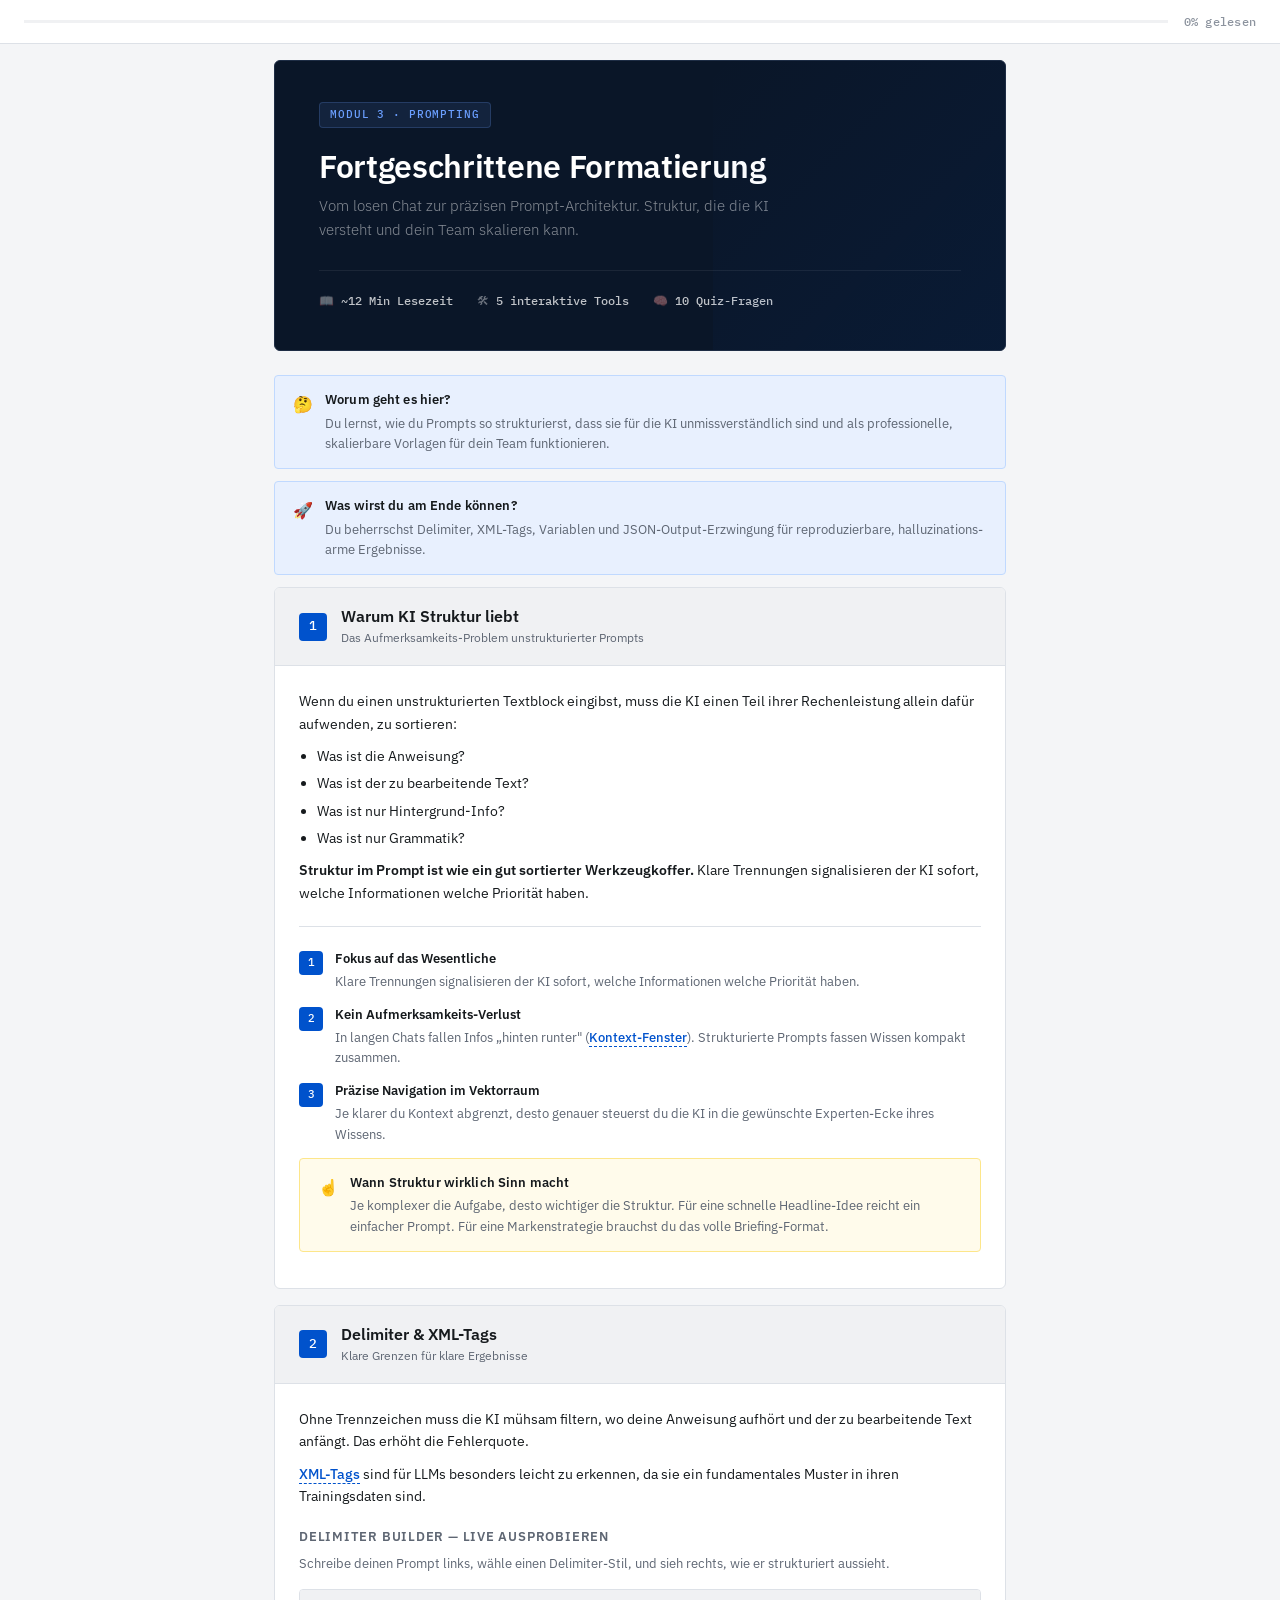
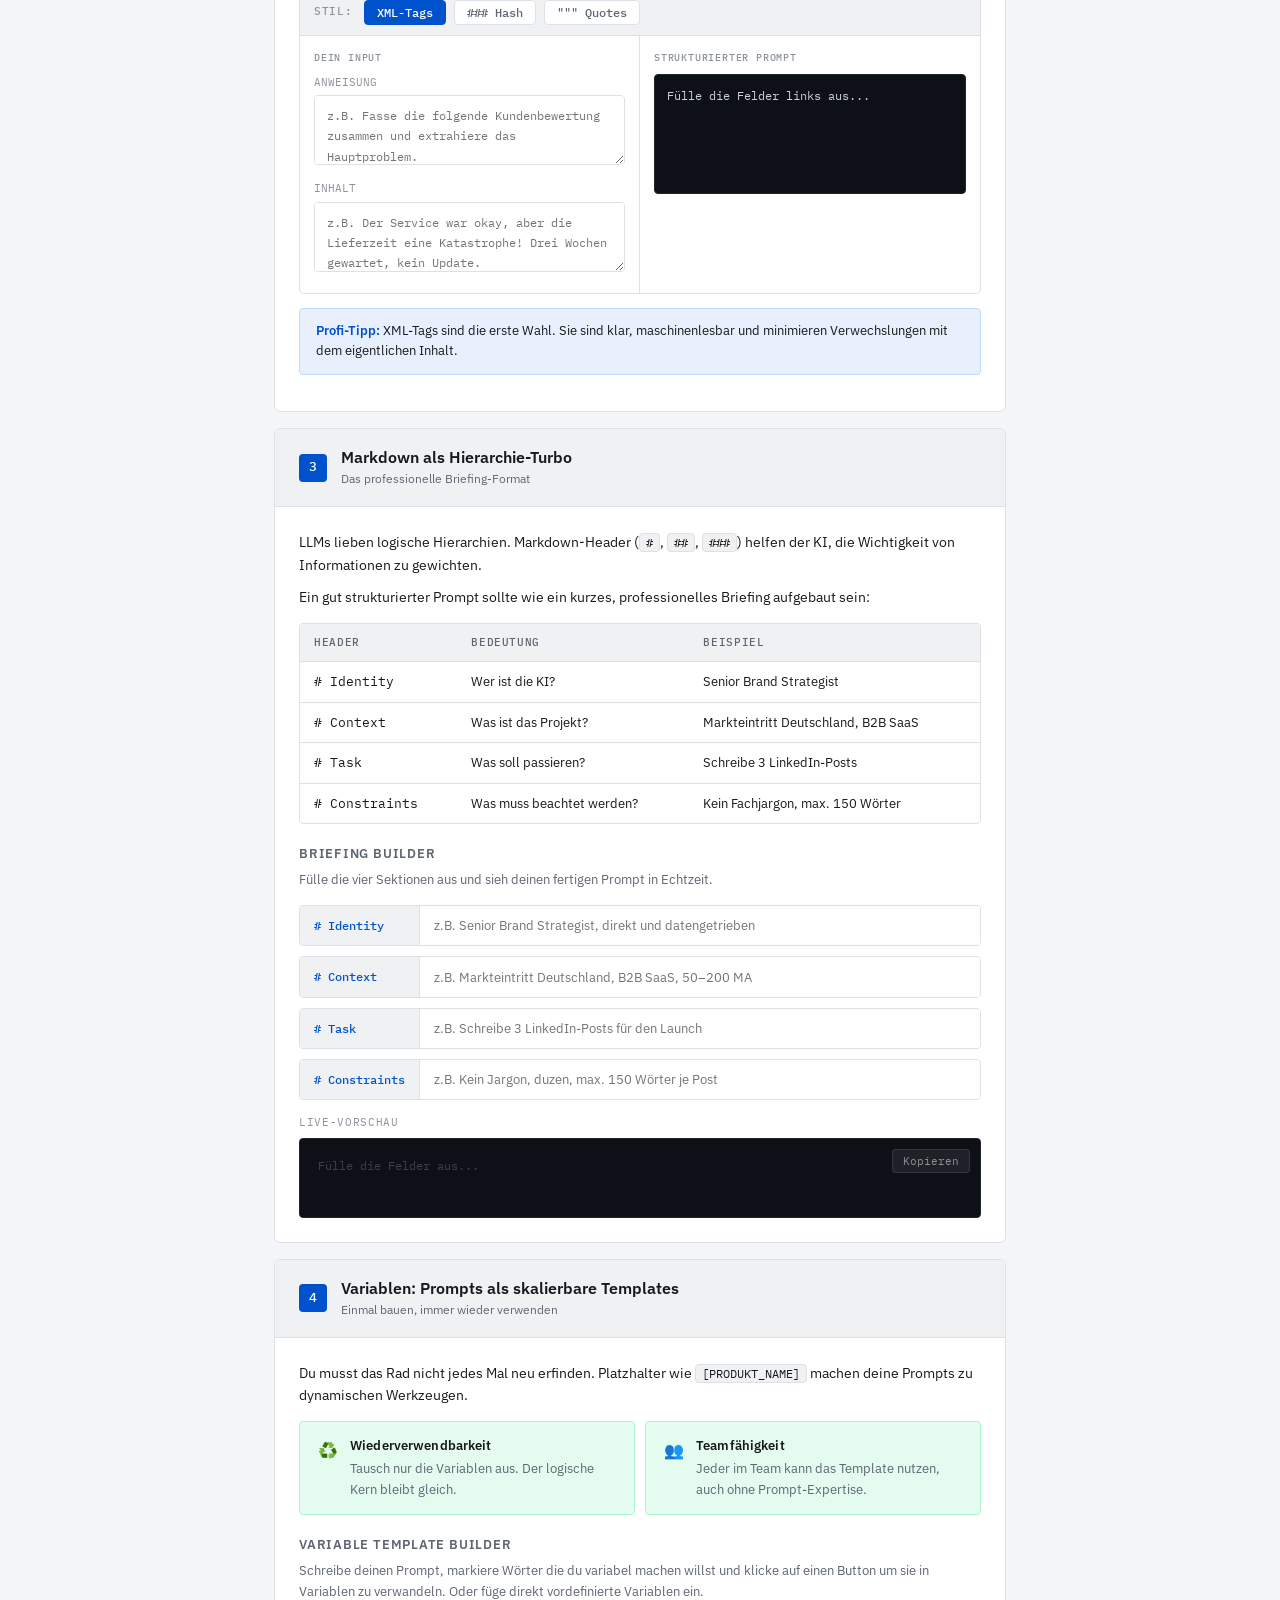
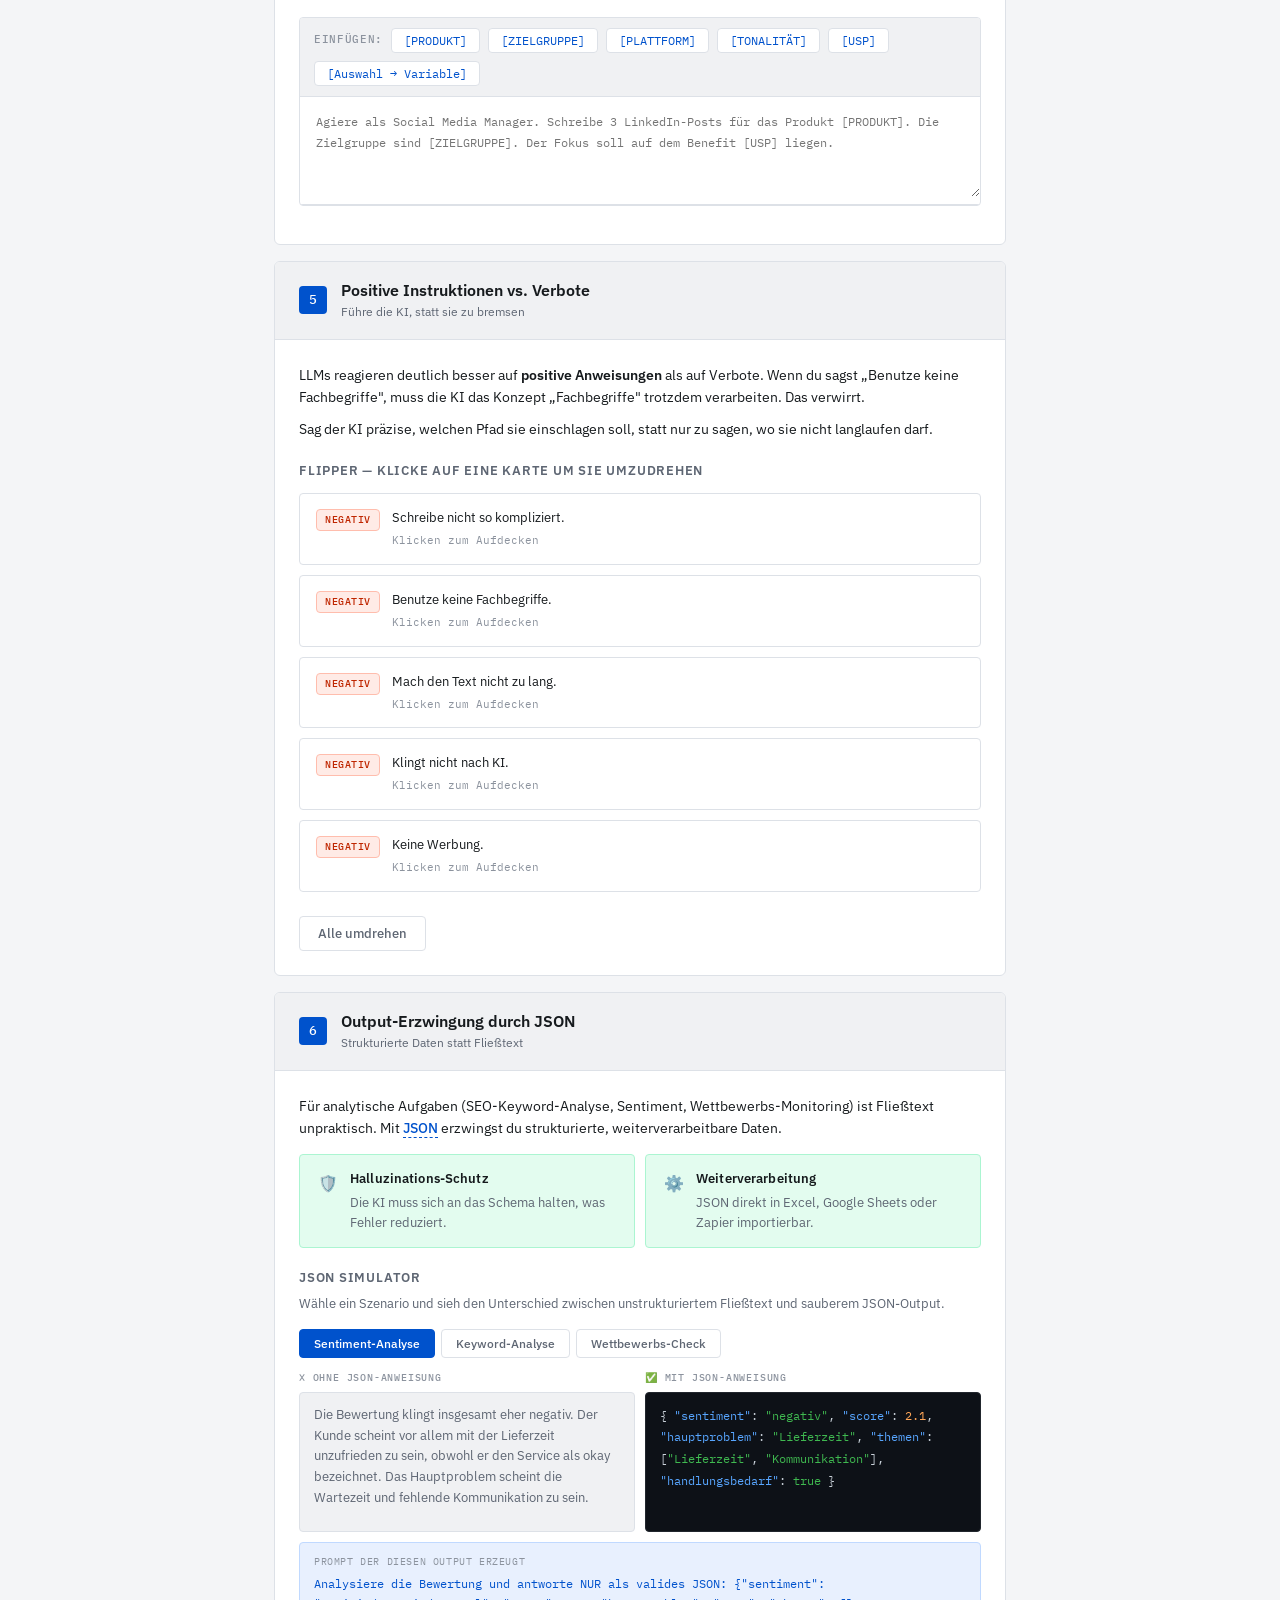
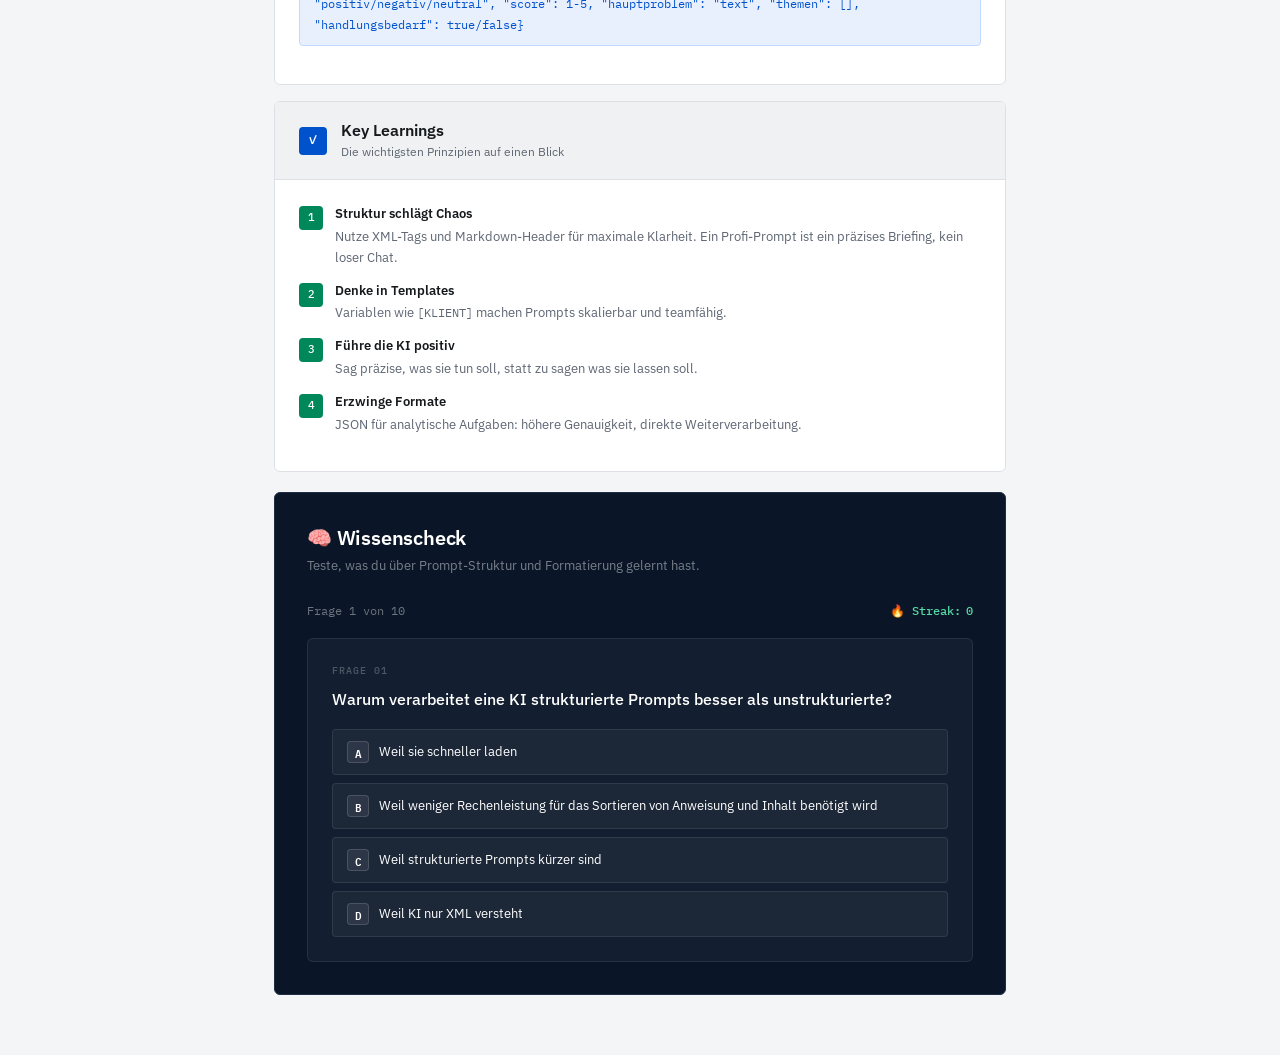
<file: module_2.2_prompting_formatierung.html>
<!DOCTYPE html>
<html lang="de">
<head>
<meta charset="UTF-8">
<meta name="viewport" content="width=device-width, initial-scale=1.0">
<title>Modul 2: Fortgeschrittene Formatierung</title>
<link rel="preconnect" href="https://fonts.googleapis.com">
<link href="https://fonts.googleapis.com/css2?family=IBM+Plex+Sans:wght@300;400;500;600;700&family=IBM+Plex+Mono:wght@400;500&display=swap" rel="stylesheet">
<style>
:root {
  --bg: #F4F5F7;
  --surface: #FFFFFF;
  --surface-2: #F0F1F3;
  --border: #DDE1E7;
  --border-strong: #C1C7D0;
  --text: #161A1D;
  --text-muted: #5E6673;
  --text-subtle: #8C939E;
  --accent: #0052CC;
  --accent-light: #E8F0FE;
  --accent-hover: #0747A6;
  --accent-2: #00875A;
  --accent-2-light: #E3FCEF;
  --green: #006644;
  --green-light: #E3FCEF;
  --red: #BF2600;
  --red-light: #FFEBE6;
  --radius: 4px;
  --radius-lg: 6px;
  --shadow: 0 1px 3px rgba(0,0,0,0.08), 0 0 0 1px rgba(0,0,0,0.04);
  --shadow-lg: 0 4px 16px rgba(0,0,0,0.10), 0 0 0 1px rgba(0,0,0,0.04);
}

* { box-sizing: border-box; margin: 0; padding: 0; }

body {
  font-family: 'IBM Plex Sans', sans-serif;
  background: var(--bg);
  color: var(--text);
  font-size: 15px;
  line-height: 1.6;
}

h1, h2, h3, h4 { font-family: 'IBM Plex Sans', sans-serif; font-weight: 600; line-height: 1.25; }

/* ─── PROGRESS BAR ─── */
#progress-bar-wrap {
  position: fixed; top: 0; left: 0; right: 0; z-index: 100;
  background: var(--surface);
  border-bottom: 1px solid var(--border);
  padding: 0 24px;
  height: 44px;
  display: flex; align-items: center; gap: 16px;
}
#progress-bar-track {
  flex: 1; height: 3px; background: var(--surface-2); overflow: hidden;
}
#progress-bar-fill {
  height: 100%; background: var(--accent);
  width: 0%; transition: width 0.4s ease;
}
#progress-label { font-size: 12px; color: var(--text-subtle); font-weight: 500; white-space: nowrap; letter-spacing: 0.02em; font-family: 'IBM Plex Mono', monospace; }

/* ─── LAYOUT ─── */
.container { max-width: 780px; margin: 0 auto; padding: 60px 24px 60px; }

/* ─── HERO ─── */
.hero {
  background: #0A1628;
  color: white;
  border-radius: var(--radius-lg);
  padding: 40px 44px;
  margin-bottom: 24px;
  position: relative;
  overflow: hidden;
  border: 1px solid #1E2D45;
}
.hero::before {
  content: '';
  position: absolute; top: 0; right: 0; bottom: 0;
  width: 40%;
  background: linear-gradient(135deg, transparent, rgba(0,82,204,0.08));
  pointer-events: none;
}
.module-tag {
  display: inline-flex; align-items: center; gap: 6px;
  font-size: 11px; font-weight: 500; letter-spacing: 0.08em; text-transform: uppercase;
  color: #6B9FFF; background: rgba(107,159,255,0.1);
  border: 1px solid rgba(107,159,255,0.2);
  padding: 3px 10px; border-radius: var(--radius); margin-bottom: 18px;
  font-family: 'IBM Plex Mono', monospace;
}
.hero h1 { font-size: clamp(22px, 3vw, 32px); font-weight: 600; margin-bottom: 8px; letter-spacing: -0.01em; }
.hero p { color: rgba(255,255,255,0.5); font-size: 15px; max-width: 480px; font-weight: 300; }
.hero-meta {
  display: flex; gap: 24px; margin-top: 28px; flex-wrap: wrap;
  padding-top: 20px; border-top: 1px solid rgba(255,255,255,0.07);
}
.hero-meta-item {
  display: flex; align-items: center; gap: 7px;
  font-size: 12px; color: rgba(255,255,255,0.4);
  font-family: 'IBM Plex Mono', monospace;
}
.hero-meta-item span { color: rgba(255,255,255,0.75); font-weight: 500; }

/* ─── CALLOUTS ─── */
.callout {
  border-radius: var(--radius);
  padding: 14px 18px;
  margin-bottom: 12px;
  display: flex; gap: 12px; align-items: flex-start;
}
.callout.blue { background: var(--accent-light); border: 1px solid #C0D9FF; }
.callout.green { background: var(--accent-2-light); border: 1px solid #ABF5D1; }
.callout.gray { background: var(--surface-2); border: 1px solid var(--border); }
.callout.yellow { background: #FFFBEB; border: 1px solid #FDE68A; }
.callout-icon { font-size: 16px; flex-shrink: 0; margin-top: 2px; }
.callout-text strong { display: block; font-size: 13px; font-weight: 600; margin-bottom: 3px; letter-spacing: 0.01em; }
.callout-text p { font-size: 13px; color: var(--text-muted); line-height: 1.55; margin: 0; }

/* ─── SECTION ─── */
.section {
  background: var(--surface);
  border: 1px solid var(--border);
  border-radius: var(--radius-lg);
  margin-bottom: 16px;
  overflow: hidden;
}
.section-header {
  padding: 18px 24px;
  border-bottom: 1px solid var(--border);
  display: flex; align-items: center; gap: 14px;
  background: var(--surface-2);
}
.section-num {
  width: 28px; height: 28px; border-radius: var(--radius);
  background: var(--accent); color: white;
  font-family: 'IBM Plex Mono', monospace; font-weight: 500; font-size: 13px;
  display: flex; align-items: center; justify-content: center;
  flex-shrink: 0;
}
.section-header h2 { font-size: 16px; font-weight: 600; margin-bottom: 2px; }
.section-header p { font-size: 12px; color: var(--text-muted); }
.section-body { padding: 24px; }

/* ─── TYPOGRAPHY ─── */
h3 { font-size: 13px; font-weight: 600; margin: 22px 0 8px; text-transform: uppercase; letter-spacing: 0.06em; color: var(--text-muted); }
h3:first-child { margin-top: 0; }
p { color: var(--text); margin-bottom: 10px; font-size: 14px; }
p:last-child { margin-bottom: 0; }
ul { padding-left: 18px; margin-bottom: 10px; }
li { margin-bottom: 5px; color: var(--text); font-size: 14px; }
strong { font-weight: 600; }

/* ─── DIVIDER ─── */
.divider { border: none; border-top: 1px solid var(--border); margin: 22px 0; }

/* ─── TOOLTIP ─── */
.tooltip-word {
  border-bottom: 1px dashed var(--accent);
  cursor: help; color: var(--accent);
  position: relative; font-weight: 500;
}
.tooltip-popup {
  display: none;
  position: absolute; bottom: calc(100% + 6px); left: 50%;
  transform: translateX(-50%);
  background: #0A1628; color: rgba(255,255,255,0.85);
  font-size: 12px; line-height: 1.55;
  padding: 9px 13px; border-radius: var(--radius);
  width: 230px; z-index: 200;
  box-shadow: var(--shadow-lg);
  border: 1px solid #1E2D45;
  font-family: 'IBM Plex Sans', sans-serif;
}
.tooltip-popup::after {
  content: '';
  position: absolute; top: 100%; left: 50%;
  transform: translateX(-50%);
  border: 5px solid transparent;
  border-top-color: #0A1628;
}
.tooltip-word:hover .tooltip-popup { display: block; }

/* ─── CODE BLOCK ─── */
.code-block {
  background: #0D1117;
  border-radius: var(--radius);
  padding: 14px 18px;
  font-family: 'IBM Plex Mono', monospace;
  font-size: 12px;
  line-height: 1.75;
  color: #C9D1D9;
  margin: 10px 0;
  overflow-x: auto;
  border: 1px solid #21262D;
}
.code-block .kw-blue { color: #58A6FF; }
.code-block .kw-green { color: #3FB950; }
.code-block .kw-orange { color: #FFA657; }
.code-block .kw-purple { color: #D2A8FF; }

/* ─── HIGHLIGHT BOX ─── */
.highlight-box {
  background: var(--accent-light);
  border: 1px solid #C0D9FF;
  border-radius: var(--radius);
  padding: 12px 16px;
  margin: 12px 0;
  font-size: 13px;
}
.highlight-box strong { color: var(--accent); }

/* ─── TABLE ─── */
.table-wrap { overflow-x: auto; border-radius: var(--radius); border: 1px solid var(--border); margin: 14px 0; }
table { width: 100%; border-collapse: collapse; font-size: 13px; }
th { background: var(--surface-2); font-family: 'IBM Plex Mono', monospace; font-size: 11px; letter-spacing: 0.06em; text-transform: uppercase; padding: 10px 14px; text-align: left; font-weight: 500; color: var(--text-muted); border-bottom: 1px solid var(--border); }
td { padding: 10px 14px; border-top: 1px solid var(--border); vertical-align: top; line-height: 1.5; font-size: 13px; }
tr:hover td { background: #FAFBFC; }

/* ─── CHAIN STEPS ─── */
.chain-step {
  display: flex; align-items: flex-start; gap: 12px; margin-bottom: 12px;
}
.chain-num {
  width: 24px; height: 24px; border-radius: var(--radius);
  background: var(--accent); color: white;
  font-weight: 500; font-size: 11px; font-family: 'IBM Plex Mono', monospace;
  display: flex; align-items: center; justify-content: center; flex-shrink: 0; margin-top: 2px;
}
.chain-content { flex: 1; }
.chain-content strong { font-size: 13px; font-weight: 600; display: block; margin-bottom: 2px; }
.chain-content p { font-size: 13px; color: var(--text-muted); margin: 0; }

/* ═══════════════════════════════════
   INTERACTIVE: DELIMITER BUILDER
═══════════════════════════════════ */
.delim-builder {
  border: 1px solid var(--border);
  border-radius: var(--radius);
  overflow: hidden;
  margin: 14px 0;
}
.delim-toolbar {
  background: var(--surface-2);
  border-bottom: 1px solid var(--border);
  padding: 10px 14px;
  display: flex; align-items: center; gap: 8px; flex-wrap: wrap;
}
.delim-toolbar-label {
  font-size: 11px; font-weight: 500; color: var(--text-subtle);
  font-family: 'IBM Plex Mono', monospace; text-transform: uppercase;
  letter-spacing: 0.06em; margin-right: 4px;
}
.delim-btn {
  padding: 4px 12px;
  font-family: 'IBM Plex Mono', monospace; font-size: 12px; font-weight: 500;
  border: 1px solid var(--border); border-radius: var(--radius);
  background: var(--surface); color: var(--text-muted);
  cursor: pointer; transition: all 0.15s;
}
.delim-btn:hover { background: var(--accent-light); border-color: var(--accent); color: var(--accent); }
.delim-btn.active { background: var(--accent); border-color: var(--accent); color: white; }
.delim-panels { display: grid; grid-template-columns: 1fr 1fr; }
.delim-panel {
  padding: 14px;
}
.delim-panel:first-child { border-right: 1px solid var(--border); }
.delim-panel-label {
  font-size: 10px; font-weight: 500; letter-spacing: 0.08em; text-transform: uppercase;
  color: var(--text-subtle); margin-bottom: 8px; font-family: 'IBM Plex Mono', monospace;
}
.delim-textarea {
  width: 100%; min-height: 120px; resize: vertical;
  font-family: 'IBM Plex Mono', monospace; font-size: 12px;
  border: 1px solid var(--border); border-radius: var(--radius);
  padding: 10px 12px; outline: none; line-height: 1.7;
  color: var(--text); background: var(--surface);
  transition: border-color 0.15s;
}
.delim-textarea:focus { border-color: var(--accent); }
.delim-preview {
  min-height: 120px; background: #0D1117;
  border-radius: var(--radius); padding: 10px 12px;
  font-family: 'IBM Plex Mono', monospace; font-size: 12px;
  line-height: 1.75; color: #C9D1D9; border: 1px solid #21262D;
  white-space: pre-wrap; overflow-x: auto;
}
.delim-preview .xml-tag { color: #58A6FF; }
.delim-preview .xml-content { color: #C9D1D9; }
.delim-preview .hash-delim { color: #FFA657; }
.delim-preview .quote-delim { color: #3FB950; }

/* ═══════════════════════════════════
   INTERACTIVE: BRIEFING BUILDER
═══════════════════════════════════ */
.briefing-grid { display: grid; gap: 10px; margin: 14px 0; }
.briefing-row {
  display: grid; grid-template-columns: 120px 1fr; gap: 0;
  border: 1px solid var(--border); border-radius: var(--radius); overflow: hidden;
}
.briefing-key {
  background: var(--surface-2);
  border-right: 1px solid var(--border);
  padding: 10px 14px;
  font-family: 'IBM Plex Mono', monospace; font-size: 12px; font-weight: 500;
  color: var(--accent); display: flex; align-items: center;
}
.briefing-input {
  width: 100%; padding: 10px 14px;
  font-family: 'IBM Plex Sans', sans-serif; font-size: 13px;
  border: none; outline: none; background: var(--surface); color: var(--text);
}
.briefing-preview-wrap { margin-top: 14px; }
.briefing-preview {
  background: #0D1117; border: 1px solid #21262D;
  border-radius: var(--radius); padding: 16px 18px;
  font-family: 'IBM Plex Mono', monospace; font-size: 12px;
  line-height: 1.9; color: #C9D1D9; min-height: 80px;
  position: relative;
}
.bp-h1 { color: #FFA657; font-weight: 500; }
.bp-h2 { color: #58A6FF; }
.bp-body { color: #C9D1D9; }
.bp-empty { color: rgba(201,209,217,0.25); }
.briefing-copy-btn {
  position: absolute; top: 10px; right: 10px;
  background: rgba(255,255,255,0.07); color: rgba(255,255,255,0.5);
  border: 1px solid rgba(255,255,255,0.1); border-radius: var(--radius);
  padding: 4px 10px; font-size: 11px; cursor: pointer; transition: all 0.15s;
  font-family: 'IBM Plex Mono', monospace;
}
.briefing-copy-btn:hover { background: rgba(255,255,255,0.12); color: rgba(255,255,255,0.85); }

/* ═══════════════════════════════════
   INTERACTIVE: POSITIVE FLIPPER
═══════════════════════════════════ */
.flipper-grid { display: grid; gap: 10px; margin: 14px 0; }
.flipper-card {
  border: 1px solid var(--border);
  border-radius: var(--radius);
  overflow: hidden;
  cursor: pointer;
  transition: border-color 0.15s;
}
.flipper-card:hover { border-color: var(--accent); }
.flipper-card.flipped { border-color: var(--accent-2); }
.flipper-front, .flipper-back {
  padding: 14px 16px;
  display: flex; align-items: flex-start; gap: 12px;
}
.flipper-back { display: none; background: var(--accent-2-light); }
.flipper-card.flipped .flipper-front { display: none; }
.flipper-card.flipped .flipper-back { display: flex; }
.flip-badge {
  font-family: 'IBM Plex Mono', monospace; font-size: 10px; font-weight: 500;
  padding: 2px 8px; border-radius: var(--radius); flex-shrink: 0; margin-top: 1px;
  text-transform: uppercase; letter-spacing: 0.05em;
}
.flip-badge.bad { background: var(--red-light); color: var(--red); border: 1px solid #FFBDAD; }
.flip-badge.good { background: var(--accent-2-light); color: var(--green); border: 1px solid #ABF5D1; }
.flip-text { font-size: 13px; line-height: 1.55; flex: 1; }
.flip-hint {
  font-size: 11px; color: var(--text-subtle); margin-top: 4px;
  font-family: 'IBM Plex Mono', monospace;
}
.flipper-card.flipped .flip-text { color: var(--green); font-weight: 500; }
.flipper-all-btn {
  margin-top: 10px;
  padding: 8px 18px; font-size: 13px; font-weight: 500;
  border: 1px solid var(--border); border-radius: var(--radius);
  background: var(--surface); color: var(--text-muted);
  cursor: pointer; transition: all 0.15s; font-family: 'IBM Plex Sans', sans-serif;
}
.flipper-all-btn:hover { background: var(--surface-2); color: var(--text); }

/* ═══════════════════════════════════
   INTERACTIVE: VARIABLE TEMPLATE BUILDER
═══════════════════════════════════ */
.var-builder { border: 1px solid var(--border); border-radius: var(--radius); overflow: hidden; margin: 14px 0; }
.var-toolbar {
  background: var(--surface-2); border-bottom: 1px solid var(--border);
  padding: 10px 14px; display: flex; align-items: center; gap: 8px; flex-wrap: wrap;
}
.var-toolbar-label { font-size: 11px; font-weight: 500; color: var(--text-subtle); font-family: 'IBM Plex Mono', monospace; text-transform: uppercase; letter-spacing: 0.06em; }
.var-pill-btn {
  padding: 4px 12px; font-family: 'IBM Plex Mono', monospace; font-size: 12px;
  border: 1px solid var(--border); border-radius: var(--radius);
  background: var(--surface); color: var(--accent); cursor: pointer; transition: all 0.15s;
}
.var-pill-btn:hover { background: var(--accent-light); border-color: var(--accent); }
.var-textarea {
  width: 100%; min-height: 100px; resize: vertical;
  font-family: 'IBM Plex Mono', monospace; font-size: 12px;
  border: none; outline: none; padding: 14px 16px;
  line-height: 1.75; color: var(--text); background: var(--surface);
}
.var-divider { height: 1px; background: var(--border); }
.var-fill-section { padding: 14px 16px; background: var(--surface-2); border-top: 1px solid var(--border); }
.var-fill-label { font-size: 11px; color: var(--text-subtle); font-family: 'IBM Plex Mono', monospace; text-transform: uppercase; letter-spacing: 0.06em; margin-bottom: 10px; }
.var-fill-grid { display: flex; flex-wrap: wrap; gap: 8px; }
.var-fill-row { display: flex; align-items: center; gap: 6px; }
.var-fill-key {
  font-family: 'IBM Plex Mono', monospace; font-size: 11px; font-weight: 500;
  color: var(--accent); background: var(--accent-light); border: 1px solid #C0D9FF;
  padding: 3px 8px; border-radius: var(--radius); white-space: nowrap;
}
.var-fill-input {
  font-family: 'IBM Plex Sans', monospace; font-size: 12px;
  border: 1px solid var(--border); border-radius: var(--radius);
  padding: 4px 10px; outline: none; width: 140px;
  background: var(--surface); color: var(--text);
}
.var-fill-input:focus { border-color: var(--accent); }
.var-preview-wrap { border-top: 1px solid var(--border); }
.var-preview {
  background: #0D1117; padding: 14px 16px;
  font-family: 'IBM Plex Mono', monospace; font-size: 12px;
  line-height: 1.75; color: #C9D1D9; min-height: 60px;
}
.var-highlight { color: #FFA657; }

/* ═══════════════════════════════════
   INTERACTIVE: JSON SIMULATOR
═══════════════════════════════════ */
.json-sim { margin: 14px 0; }
.json-scenarios { display: flex; gap: 6px; flex-wrap: wrap; margin-bottom: 12px; }
.json-scenario-btn {
  padding: 6px 14px; font-size: 12px; font-weight: 500;
  border: 1px solid var(--border); border-radius: var(--radius);
  background: var(--surface); color: var(--text-muted);
  cursor: pointer; transition: all 0.15s; font-family: 'IBM Plex Sans', sans-serif;
}
.json-scenario-btn.active { background: var(--accent); border-color: var(--accent); color: white; }
.json-cols { display: grid; grid-template-columns: 1fr 1fr; gap: 10px; }
.json-col-label {
  font-size: 10px; font-weight: 500; letter-spacing: 0.08em; text-transform: uppercase;
  color: var(--text-subtle); margin-bottom: 6px; font-family: 'IBM Plex Mono', monospace;
}
.json-freetext {
  background: var(--surface-2); border: 1px solid var(--border);
  border-radius: var(--radius); padding: 12px 14px;
  font-size: 13px; line-height: 1.6; color: var(--text-muted);
  min-height: 140px;
}
.json-structured {
  background: #0D1117; border: 1px solid #21262D;
  border-radius: var(--radius); padding: 12px 14px;
  font-family: 'IBM Plex Mono', monospace; font-size: 12px;
  line-height: 1.8; color: #C9D1D9; min-height: 140px;
}
.json-key { color: #58A6FF; }
.json-str { color: #3FB950; }
.json-num { color: #FFA657; }
.json-bool-true { color: #3FB950; }
.json-bool-false { color: #F85149; }
.json-prompt-preview {
  margin-top: 10px;
  background: var(--accent-light); border: 1px solid #C0D9FF;
  border-radius: var(--radius); padding: 10px 14px;
  font-family: 'IBM Plex Mono', monospace; font-size: 12px;
  line-height: 1.7; color: var(--accent);
}
.json-prompt-label { font-size: 10px; text-transform: uppercase; letter-spacing: 0.06em; color: var(--text-subtle); margin-bottom: 4px; }

/* ═══════════════════════════════════
   QUIZ
═══════════════════════════════════ */
.quiz-section {
  background: #0A1628;
  color: white;
  border-radius: var(--radius-lg);
  padding: 32px;
  margin-top: 20px;
  border: 1px solid #1E2D45;
}
.quiz-section h2 { font-size: 20px; font-weight: 600; margin-bottom: 6px; letter-spacing: -0.01em; }
.quiz-section > p { color: rgba(255,255,255,0.45); margin-bottom: 24px; font-size: 13px; }
.quiz-progress {
  display: flex; justify-content: space-between; align-items: center;
  margin-bottom: 18px;
}
.quiz-progress-text { font-size: 12px; color: rgba(255,255,255,0.4); font-family: 'IBM Plex Mono', monospace; }
.quiz-streak {
  display: flex; align-items: center; gap: 5px;
  font-size: 12px; font-weight: 500; color: #57D9A3;
  font-family: 'IBM Plex Mono', monospace;
}
.quiz-card {
  background: rgba(255,255,255,0.04);
  border: 1px solid rgba(255,255,255,0.08);
  border-radius: var(--radius-lg);
  padding: 24px;
}
.quiz-q-num {
  font-size: 10px; font-weight: 500; letter-spacing: 0.1em; text-transform: uppercase;
  color: rgba(255,255,255,0.25); margin-bottom: 8px;
  font-family: 'IBM Plex Mono', monospace;
}
.quiz-question { font-size: 16px; font-weight: 500; margin-bottom: 18px; line-height: 1.5; }
.quiz-options { display: grid; gap: 8px; }
.quiz-option {
  background: rgba(255,255,255,0.04);
  border: 1px solid rgba(255,255,255,0.09);
  border-radius: var(--radius);
  padding: 11px 14px;
  cursor: pointer;
  font-size: 13px;
  transition: all 0.15s;
  display: flex; align-items: center; gap: 10px;
}
.quiz-option:hover:not(.disabled) { background: rgba(255,255,255,0.08); border-color: rgba(255,255,255,0.18); }
.quiz-option.correct { background: rgba(0,135,90,0.18); border-color: #00875A; }
.quiz-option.wrong { background: rgba(191,38,0,0.18); border-color: #BF2600; }
.quiz-option.disabled { cursor: default; }
.opt-indicator {
  width: 22px; height: 22px; border-radius: var(--radius);
  background: rgba(255,255,255,0.07); border: 1px solid rgba(255,255,255,0.15);
  display: flex; align-items: center; justify-content: center;
  font-size: 11px; font-weight: 600; flex-shrink: 0;
  font-family: 'IBM Plex Mono', monospace;
}
.quiz-option.correct .opt-indicator { background: #00875A; border-color: #00875A; color: white; }
.quiz-option.wrong .opt-indicator { background: #BF2600; border-color: #BF2600; color: white; }
.quiz-feedback {
  margin-top: 12px; padding: 12px 14px; border-radius: var(--radius);
  font-size: 13px; display: none; line-height: 1.55;
}
.quiz-feedback.correct { background: rgba(0,135,90,0.12); border: 1px solid rgba(0,135,90,0.3); color: #57D9A3; }
.quiz-feedback.wrong { background: rgba(191,38,0,0.12); border: 1px solid rgba(191,38,0,0.3); color: #FF8F73; }
.quiz-feedback strong { display: block; margin-bottom: 3px; font-size: 12px; }
.quiz-next-btn {
  margin-top: 16px; background: var(--accent); color: white;
  border: none; border-radius: var(--radius);
  padding: 10px 24px; font-size: 13px; font-weight: 500;
  cursor: pointer; font-family: 'IBM Plex Sans', sans-serif;
  display: none; transition: background 0.15s;
}
.quiz-next-btn:hover { background: var(--accent-hover); }

/* ─── RESULT ─── */
.result-card { text-align: center; padding: 16px 0; display: none; }
.result-badge { font-size: 48px; margin-bottom: 10px; }
.result-title { font-size: 20px; font-weight: 600; margin-bottom: 6px; }
.result-sub { color: rgba(255,255,255,0.45); margin-bottom: 20px; font-size: 13px; }
.result-score { font-family: 'IBM Plex Mono', monospace; font-size: 44px; font-weight: 500; color: #57D9A3; margin-bottom: 4px; }
.result-score-label { font-size: 12px; color: rgba(255,255,255,0.4); margin-bottom: 20px; font-family: 'IBM Plex Mono', monospace; }
.result-restart-btn {
  background: rgba(255,255,255,0.08); color: rgba(255,255,255,0.8);
  border: 1px solid rgba(255,255,255,0.12); border-radius: var(--radius);
  padding: 10px 24px; font-size: 13px; font-weight: 500;
  cursor: pointer; font-family: 'IBM Plex Sans', sans-serif;
  display: inline-block; margin: 12px auto 0; transition: all 0.15s;
}
.result-restart-btn:hover { background: rgba(255,255,255,0.13); color: white; }

@media(max-width: 600px) {
  .delim-panels { grid-template-columns: 1fr; }
  .json-cols { grid-template-columns: 1fr; }
  .hero { padding: 24px 20px; }
  .quiz-section { padding: 20px 16px; }
  .section-body { padding: 16px; }
  .briefing-row { grid-template-columns: 90px 1fr; }
}
</style>
</head>
<body>

<!-- Progress Bar -->
<div id="progress-bar-wrap">
  <div id="progress-bar-track"><div id="progress-bar-fill"></div></div>
  <div id="progress-label">0% gelesen</div>
</div>

<div class="container">

  <!-- HERO -->
  <div class="hero">
    <div class="module-tag">Modul 3 · Prompting</div>
    <h1>Fortgeschrittene Formatierung</h1>
    <p>Vom losen Chat zur präzisen Prompt-Architektur. Struktur, die die KI versteht und dein Team skalieren kann.</p>
    <div class="hero-meta">
      <div class="hero-meta-item">📖 <span>~12 Min Lesezeit</span></div>
      <div class="hero-meta-item">🛠 <span>5 interaktive Tools</span></div>
      <div class="hero-meta-item">🧠 <span>10 Quiz-Fragen</span></div>
    </div>
  </div>

  <!-- CALLOUTS -->
  <div class="callout blue">
    <div class="callout-icon">🤔</div>
    <div class="callout-text">
      <strong>Worum geht es hier?</strong>
      <p>Du lernst, wie du Prompts so strukturierst, dass sie für die KI unmissverständlich sind und als professionelle, skalierbare Vorlagen für dein Team funktionieren.</p>
    </div>
  </div>
  <div class="callout blue">
    <div class="callout-icon">🚀</div>
    <div class="callout-text">
      <strong>Was wirst du am Ende können?</strong>
      <p>Du beherrschst Delimiter, XML-Tags, Variablen und JSON-Output-Erzwingung für reproduzierbare, halluzinations-arme Ergebnisse.</p>
    </div>
  </div>

  <!-- ══════════════════════════════════
       SECTION 1: WARUM STRUKTUR
  ══════════════════════════════════ -->
  <div class="section">
    <div class="section-header">
      <div class="section-num">1</div>
      <div>
        <h2>Warum KI Struktur liebt</h2>
        <p>Das Aufmerksamkeits-Problem unstrukturierter Prompts</p>
      </div>
    </div>
    <div class="section-body">
      <p>Wenn du einen unstrukturierten Textblock eingibst, muss die KI einen Teil ihrer Rechenleistung allein dafür aufwenden, zu sortieren:</p>
      <ul>
        <li>Was ist die Anweisung?</li>
        <li>Was ist der zu bearbeitende Text?</li>
        <li>Was ist nur Hintergrund-Info?</li>
        <li>Was ist nur Grammatik?</li>
      </ul>
      <p><strong>Struktur im Prompt ist wie ein gut sortierter Werkzeugkoffer.</strong> Klare Trennungen signalisieren der KI sofort, welche Informationen welche Priorität haben.</p>

      <hr class="divider">

      <div class="chain-step">
        <div class="chain-num">1</div>
        <div class="chain-content">
          <strong>Fokus auf das Wesentliche</strong>
          <p>Klare Trennungen signalisieren der KI sofort, welche Informationen welche Priorität haben.</p>
        </div>
      </div>
      <div class="chain-step">
        <div class="chain-num">2</div>
        <div class="chain-content">
          <strong>Kein Aufmerksamkeits-Verlust</strong>
          <p>In langen Chats fallen Infos „hinten runter" (<span class="tooltip-word">Kontext-Fenster<span class="tooltip-popup">Das Kontext-Fenster ist der maximale Text, den ein LLM gleichzeitig im Blick hat. Ältere Informationen fallen raus, sobald es voll ist.</span></span>). Strukturierte Prompts fassen Wissen kompakt zusammen.</p>
        </div>
      </div>
      <div class="chain-step">
        <div class="chain-num">3</div>
        <div class="chain-content">
          <strong>Präzise Navigation im Vektorraum</strong>
          <p>Je klarer du Kontext abgrenzt, desto genauer steuerst du die KI in die gewünschte Experten-Ecke ihres Wissens.</p>
        </div>
      </div>

      <div class="callout yellow">
        <div class="callout-icon">☝️</div>
        <div class="callout-text">
          <strong>Wann Struktur wirklich Sinn macht</strong>
          <p>Je komplexer die Aufgabe, desto wichtiger die Struktur. Für eine schnelle Headline-Idee reicht ein einfacher Prompt. Für eine Markenstrategie brauchst du das volle Briefing-Format.</p>
        </div>
      </div>
    </div>
  </div>

  <!-- ══════════════════════════════════
       SECTION 2: DELIMITER & XML
  ══════════════════════════════════ -->
  <div class="section">
    <div class="section-header">
      <div class="section-num">2</div>
      <div>
        <h2>Delimiter &amp; XML-Tags</h2>
        <p>Klare Grenzen für klare Ergebnisse</p>
      </div>
    </div>
    <div class="section-body">
      <p>Ohne Trennzeichen muss die KI mühsam filtern, wo deine Anweisung aufhört und der zu bearbeitende Text anfängt. Das erhöht die Fehlerquote.</p>
      <p><span class="tooltip-word">XML-Tags<span class="tooltip-popup">XML-Tags sind Markierungen wie &lt;instruction&gt;...&lt;/instruction&gt;. LLMs erkennen sie sofort, weil sie ein fundamentales Muster in ihren Trainingsdaten sind.</span></span> sind für LLMs besonders leicht zu erkennen, da sie ein fundamentales Muster in ihren Trainingsdaten sind.</p>

      <h3>Delimiter Builder — Live ausprobieren</h3>
      <p style="font-size:13px;color:var(--text-muted);margin-bottom:12px;">Schreibe deinen Prompt links, wähle einen Delimiter-Stil, und sieh rechts, wie er strukturiert aussieht.</p>

      <div class="delim-builder">
        <div class="delim-toolbar">
          <span class="delim-toolbar-label">Stil:</span>
          <button class="delim-btn active" onclick="setDelimStyle('xml', this)">XML-Tags</button>
          <button class="delim-btn" onclick="setDelimStyle('hash', this)">### Hash</button>
          <button class="delim-btn" onclick="setDelimStyle('quote', this)">""" Quotes</button>
        </div>
        <div class="delim-panels">
          <div class="delim-panel">
            <div class="delim-panel-label">Dein Input</div>
            <div style="display:grid;gap:8px;">
              <div>
                <div style="font-size:11px;color:var(--text-subtle);font-family:'IBM Plex Mono',monospace;margin-bottom:4px;">ANWEISUNG</div>
                <textarea class="delim-textarea" id="delim-instruction" placeholder="z.B. Fasse die folgende Kundenbewertung zusammen und extrahiere das Hauptproblem." oninput="updateDelimPreview()" style="min-height:70px;"></textarea>
              </div>
              <div>
                <div style="font-size:11px;color:var(--text-subtle);font-family:'IBM Plex Mono',monospace;margin-bottom:4px;">INHALT</div>
                <textarea class="delim-textarea" id="delim-content" placeholder="z.B. Der Service war okay, aber die Lieferzeit eine Katastrophe! Drei Wochen gewartet, kein Update." oninput="updateDelimPreview()" style="min-height:70px;"></textarea>
              </div>
            </div>
          </div>
          <div class="delim-panel">
            <div class="delim-panel-label">Strukturierter Prompt</div>
            <div class="delim-preview" id="delim-preview">Fülle die Felder links aus...</div>
          </div>
        </div>
      </div>

      <div class="highlight-box" style="margin-top:4px;">
        <strong>Profi-Tipp:</strong> XML-Tags sind die erste Wahl. Sie sind klar, maschinenlesbar und minimieren Verwechslungen mit dem eigentlichen Inhalt.
      </div>
    </div>
  </div>

  <!-- ══════════════════════════════════
       SECTION 3: MARKDOWN BRIEFING
  ══════════════════════════════════ -->
  <div class="section">
    <div class="section-header">
      <div class="section-num">3</div>
      <div>
        <h2>Markdown als Hierarchie-Turbo</h2>
        <p>Das professionelle Briefing-Format</p>
      </div>
    </div>
    <div class="section-body">
      <p>LLMs lieben logische Hierarchien. Markdown-Header (<code style="font-family:'IBM Plex Mono',monospace;font-size:12px;background:var(--surface-2);padding:1px 6px;border-radius:var(--radius);border:1px solid var(--border);">#</code>, <code style="font-family:'IBM Plex Mono',monospace;font-size:12px;background:var(--surface-2);padding:1px 6px;border-radius:var(--radius);border:1px solid var(--border);">##</code>, <code style="font-family:'IBM Plex Mono',monospace;font-size:12px;background:var(--surface-2);padding:1px 6px;border-radius:var(--radius);border:1px solid var(--border);">###</code>) helfen der KI, die Wichtigkeit von Informationen zu gewichten.</p>
      <p>Ein gut strukturierter Prompt sollte wie ein kurzes, professionelles Briefing aufgebaut sein:</p>

      <div class="table-wrap">
        <table>
          <thead><tr><th>Header</th><th>Bedeutung</th><th>Beispiel</th></tr></thead>
          <tbody>
            <tr><td><code style="font-family:'IBM Plex Mono',monospace;"># Identity</code></td><td>Wer ist die KI?</td><td>Senior Brand Strategist</td></tr>
            <tr><td><code style="font-family:'IBM Plex Mono',monospace;"># Context</code></td><td>Was ist das Projekt?</td><td>Markteintritt Deutschland, B2B SaaS</td></tr>
            <tr><td><code style="font-family:'IBM Plex Mono',monospace;"># Task</code></td><td>Was soll passieren?</td><td>Schreibe 3 LinkedIn-Posts</td></tr>
            <tr><td><code style="font-family:'IBM Plex Mono',monospace;"># Constraints</code></td><td>Was muss beachtet werden?</td><td>Kein Fachjargon, max. 150 Wörter</td></tr>
          </tbody>
        </table>
      </div>

      <h3>Briefing Builder</h3>
      <p style="font-size:13px;color:var(--text-muted);margin-bottom:12px;">Fülle die vier Sektionen aus und sieh deinen fertigen Prompt in Echtzeit.</p>

      <div class="briefing-grid">
        <div class="briefing-row">
          <div class="briefing-key"># Identity</div>
          <input class="briefing-input" id="b-identity" placeholder="z.B. Senior Brand Strategist, direkt und datengetrieben" oninput="updateBriefing()">
        </div>
        <div class="briefing-row">
          <div class="briefing-key"># Context</div>
          <input class="briefing-input" id="b-context" placeholder="z.B. Markteintritt Deutschland, B2B SaaS, 50–200 MA" oninput="updateBriefing()">
        </div>
        <div class="briefing-row">
          <div class="briefing-key"># Task</div>
          <input class="briefing-input" id="b-task" placeholder="z.B. Schreibe 3 LinkedIn-Posts für den Launch" oninput="updateBriefing()">
        </div>
        <div class="briefing-row">
          <div class="briefing-key"># Constraints</div>
          <input class="briefing-input" id="b-constraints" placeholder="z.B. Kein Jargon, duzen, max. 150 Wörter je Post" oninput="updateBriefing()">
        </div>
      </div>

      <div class="briefing-preview-wrap">
        <div style="font-size:11px;color:var(--text-subtle);font-family:'IBM Plex Mono',monospace;text-transform:uppercase;letter-spacing:0.06em;margin-bottom:6px;">Live-Vorschau</div>
        <div class="briefing-preview" id="briefing-preview">
          <button class="briefing-copy-btn" onclick="copyBriefing()">Kopieren</button>
          <span id="briefing-preview-text" style="color:rgba(201,209,217,0.25);">Fülle die Felder aus...</span>
        </div>
      </div>
    </div>
  </div>

  <!-- ══════════════════════════════════
       SECTION 4: VARIABLEN
  ══════════════════════════════════ -->
  <div class="section">
    <div class="section-header">
      <div class="section-num">4</div>
      <div>
        <h2>Variablen: Prompts als skalierbare Templates</h2>
        <p>Einmal bauen, immer wieder verwenden</p>
      </div>
    </div>
    <div class="section-body">
      <p>Du musst das Rad nicht jedes Mal neu erfinden. Platzhalter wie <code style="font-family:'IBM Plex Mono',monospace;font-size:12px;background:var(--surface-2);padding:1px 6px;border-radius:var(--radius);border:1px solid var(--border);">[PRODUKT_NAME]</code> machen deine Prompts zu dynamischen Werkzeugen.</p>

      <div style="display:grid;grid-template-columns:1fr 1fr;gap:10px;margin:14px 0;">
        <div class="callout green" style="margin:0;">
          <div class="callout-icon">♻️</div>
          <div class="callout-text">
            <strong>Wiederverwendbarkeit</strong>
            <p>Tausch nur die Variablen aus. Der logische Kern bleibt gleich.</p>
          </div>
        </div>
        <div class="callout green" style="margin:0;">
          <div class="callout-icon">👥</div>
          <div class="callout-text">
            <strong>Teamfähigkeit</strong>
            <p>Jeder im Team kann das Template nutzen, auch ohne Prompt-Expertise.</p>
          </div>
        </div>
      </div>

      <h3>Variable Template Builder</h3>
      <p style="font-size:13px;color:var(--text-muted);margin-bottom:12px;">Schreibe deinen Prompt, markiere Wörter die du variabel machen willst und klicke auf einen Button um sie in Variablen zu verwandeln. Oder füge direkt vordefinierte Variablen ein.</p>

      <div class="var-builder">
        <div class="var-toolbar">
          <span class="var-toolbar-label">Einfügen:</span>
          <button class="var-pill-btn" onclick="insertVar('[PRODUKT]')">[PRODUKT]</button>
          <button class="var-pill-btn" onclick="insertVar('[ZIELGRUPPE]')">[ZIELGRUPPE]</button>
          <button class="var-pill-btn" onclick="insertVar('[PLATTFORM]')">[PLATTFORM]</button>
          <button class="var-pill-btn" onclick="insertVar('[TONALITÄT]')">[TONALITÄT]</button>
          <button class="var-pill-btn" onclick="insertVar('[USP]')">[USP]</button>
          <button class="var-pill-btn" onclick="wrapSelection()">[Auswahl → Variable]</button>
        </div>
        <textarea class="var-textarea" id="var-input" placeholder="Agiere als Social Media Manager. Schreibe 3 LinkedIn-Posts für das Produkt [PRODUKT]. Die Zielgruppe sind [ZIELGRUPPE]. Der Fokus soll auf dem Benefit [USP] liegen." oninput="updateVarPreview()"></textarea>
        <div class="var-divider"></div>
        <div class="var-fill-section" id="var-fill-section" style="display:none;">
          <div class="var-fill-label">Variablen befüllen</div>
          <div class="var-fill-grid" id="var-fill-grid"></div>
        </div>
        <div class="var-preview-wrap" id="var-preview-wrap" style="display:none;">
          <div class="var-preview" id="var-preview"></div>
        </div>
      </div>
    </div>
  </div>

  <!-- ══════════════════════════════════
       SECTION 5: POSITIV VS. NEGATIV
  ══════════════════════════════════ -->
  <div class="section">
    <div class="section-header">
      <div class="section-num">5</div>
      <div>
        <h2>Positive Instruktionen vs. Verbote</h2>
        <p>Führe die KI, statt sie zu bremsen</p>
      </div>
    </div>
    <div class="section-body">
      <p>LLMs reagieren deutlich besser auf <strong>positive Anweisungen</strong> als auf Verbote. Wenn du sagst „Benutze keine Fachbegriffe", muss die KI das Konzept „Fachbegriffe" trotzdem verarbeiten. Das verwirrt.</p>
      <p>Sag der KI präzise, welchen Pfad sie einschlagen soll, statt nur zu sagen, wo sie nicht langlaufen darf.</p>

      <h3>Flipper — Klicke auf eine Karte um sie umzudrehen</h3>

      <div class="flipper-grid" id="flipper-grid"></div>
      <button class="flipper-all-btn" onclick="flipAll()">Alle umdrehen</button>
    </div>
  </div>

  <!-- ══════════════════════════════════
       SECTION 6: JSON OUTPUT
  ══════════════════════════════════ -->
  <div class="section">
    <div class="section-header">
      <div class="section-num">6</div>
      <div>
        <h2>Output-Erzwingung durch JSON</h2>
        <p>Strukturierte Daten statt Fließtext</p>
      </div>
    </div>
    <div class="section-body">
      <p>Für analytische Aufgaben (SEO-Keyword-Analyse, Sentiment, Wettbewerbs-Monitoring) ist Fließtext unpraktisch. Mit <span class="tooltip-word">JSON<span class="tooltip-popup">JSON (JavaScript Object Notation) ist ein standardisiertes Datenformat mit Schlüssel-Wert-Paaren. Fast jedes Tool, von Excel bis Zapier, versteht es direkt.</span></span> erzwingst du strukturierte, weiterverarbeitbare Daten.</p>

      <div style="display:grid;grid-template-columns:1fr 1fr;gap:10px;margin:14px 0;">
        <div class="callout green" style="margin:0;">
          <div class="callout-icon">🛡️</div>
          <div class="callout-text">
            <strong>Halluzinations-Schutz</strong>
            <p>Die KI muss sich an das Schema halten, was Fehler reduziert.</p>
          </div>
        </div>
        <div class="callout green" style="margin:0;">
          <div class="callout-icon">⚙️</div>
          <div class="callout-text">
            <strong>Weiterverarbeitung</strong>
            <p>JSON direkt in Excel, Google Sheets oder Zapier importierbar.</p>
          </div>
        </div>
      </div>

      <h3>JSON Simulator</h3>
      <p style="font-size:13px;color:var(--text-muted);margin-bottom:12px;">Wähle ein Szenario und sieh den Unterschied zwischen unstrukturiertem Fließtext und sauberem JSON-Output.</p>

      <div class="json-sim">
        <div class="json-scenarios" id="json-scenarios"></div>
        <div class="json-cols">
          <div>
            <div class="json-col-label">❌ Ohne JSON-Anweisung</div>
            <div class="json-freetext" id="json-free"></div>
          </div>
          <div>
            <div class="json-col-label">✅ Mit JSON-Anweisung</div>
            <div class="json-structured" id="json-struct"></div>
          </div>
        </div>
        <div class="json-prompt-preview" id="json-prompt-preview" style="display:none;">
          <div class="json-prompt-label">Prompt der diesen Output erzeugt</div>
          <span id="json-prompt-text"></span>
        </div>
      </div>
    </div>
  </div>

  <!-- ══════════════════════════════════
       KEY LEARNINGS
  ══════════════════════════════════ -->
  <div class="section">
    <div class="section-header">
      <div class="section-num">✓</div>
      <div>
        <h2>Key Learnings</h2>
        <p>Die wichtigsten Prinzipien auf einen Blick</p>
      </div>
    </div>
    <div class="section-body">
      <div class="chain-step">
        <div class="chain-num" style="background:var(--accent-2);">1</div>
        <div class="chain-content">
          <strong>Struktur schlägt Chaos</strong>
          <p>Nutze XML-Tags und Markdown-Header für maximale Klarheit. Ein Profi-Prompt ist ein präzises Briefing, kein loser Chat.</p>
        </div>
      </div>
      <div class="chain-step">
        <div class="chain-num" style="background:var(--accent-2);">2</div>
        <div class="chain-content">
          <strong>Denke in Templates</strong>
          <p>Variablen wie <code style="font-family:'IBM Plex Mono',monospace;font-size:12px;">[KLIENT]</code> machen Prompts skalierbar und teamfähig.</p>
        </div>
      </div>
      <div class="chain-step">
        <div class="chain-num" style="background:var(--accent-2);">3</div>
        <div class="chain-content">
          <strong>Führe die KI positiv</strong>
          <p>Sag präzise, was sie tun soll, statt zu sagen was sie lassen soll.</p>
        </div>
      </div>
      <div class="chain-step">
        <div class="chain-num" style="background:var(--accent-2);">4</div>
        <div class="chain-content">
          <strong>Erzwinge Formate</strong>
          <p>JSON für analytische Aufgaben: höhere Genauigkeit, direkte Weiterverarbeitung.</p>
        </div>
      </div>
    </div>
  </div>

  <!-- ══════════════════════════════════
       QUIZ
  ══════════════════════════════════ -->
  <div class="quiz-section">
    <h2>🧠 Wissenscheck</h2>
    <p>Teste, was du über Prompt-Struktur und Formatierung gelernt hast.</p>
    <div class="quiz-progress">
      <div class="quiz-progress-text" id="quiz-progress-text">Frage 1 von 10</div>
      <div class="quiz-streak" id="streak-display">🔥 Streak: <span id="streak-count">0</span></div>
    </div>
    <div id="quiz-game">
      <div class="quiz-card">
        <div class="quiz-q-num" id="q-num">FRAGE 01</div>
        <div class="quiz-question" id="q-text"></div>
        <div class="quiz-options" id="q-options"></div>
        <div class="quiz-feedback" id="q-feedback"></div>
        <button class="quiz-next-btn" id="next-btn" onclick="nextQuestion()">Weiter →</button>
      </div>
    </div>
    <div class="result-card" id="result-card">
      <div class="result-badge" id="result-badge"></div>
      <div class="result-title" id="result-title"></div>
      <div class="result-sub" id="result-sub"></div>
      <div class="result-score" id="result-score"></div>
      <div class="result-score-label">richtige Antworten</div>
      <button class="result-restart-btn" onclick="restartQuiz()">Quiz wiederholen</button>
    </div>
  </div>

</div><!-- /container -->

<script>
// ─── PROGRESS BAR ─────────────────────────────
window.addEventListener('scroll', () => {
  const pct = Math.min(100, Math.round((window.scrollY / (document.documentElement.scrollHeight - window.innerHeight)) * 100));
  document.getElementById('progress-bar-fill').style.width = pct + '%';
  document.getElementById('progress-label').textContent = pct + '% gelesen';
});

// ═══════════════════════════════════
// DELIMITER BUILDER
// ═══════════════════════════════════
let delimStyle = 'xml';

function setDelimStyle(style, btn) {
  delimStyle = style;
  document.querySelectorAll('.delim-btn').forEach(b => b.classList.remove('active'));
  btn.classList.add('active');
  updateDelimPreview();
}

function updateDelimPreview() {
  const instruction = document.getElementById('delim-instruction').value.trim();
  const content = document.getElementById('delim-content').value.trim();
  const preview = document.getElementById('delim-preview');
  if (!instruction && !content) {
    preview.innerHTML = '<span style="color:rgba(201,209,217,0.3)">Fülle die Felder links aus...</span>';
    return;
  }
  let html = '';
  if (delimStyle === 'xml') {
    if (instruction) html += `<span class="xml-tag">&lt;instruction&gt;</span>\n<span class="xml-content">${esc(instruction)}</span>\n<span class="xml-tag">&lt;/instruction&gt;</span>`;
    if (instruction && content) html += '\n\n';
    if (content) html += `<span class="xml-tag">&lt;content&gt;</span>\n<span class="xml-content">${esc(content)}</span>\n<span class="xml-tag">&lt;/content&gt;</span>`;
  } else if (delimStyle === 'hash') {
    if (instruction) html += `<span class="hash-delim">### ANWEISUNG ###</span>\n<span class="xml-content">${esc(instruction)}</span>`;
    if (instruction && content) html += '\n\n';
    if (content) html += `<span class="hash-delim">### INHALT ###</span>\n<span class="xml-content">${esc(content)}</span>`;
  } else {
    if (instruction) html += `<span class="quote-delim">"""</span>\n<span class="xml-content">${esc(instruction)}</span>\n<span class="quote-delim">"""</span>`;
    if (instruction && content) html += '\n\n';
    if (content) html += `<span class="quote-delim">"""</span>\n<span class="xml-content">${esc(content)}</span>\n<span class="quote-delim">"""</span>`;
  }
  preview.innerHTML = html;
}

function esc(str) {
  return str.replace(/&/g,'&amp;').replace(/</g,'&lt;').replace(/>/g,'&gt;');
}

// ═══════════════════════════════════
// BRIEFING BUILDER
// ═══════════════════════════════════
function updateBriefing() {
  const identity = document.getElementById('b-identity').value.trim();
  const context = document.getElementById('b-context').value.trim();
  const task = document.getElementById('b-task').value.trim();
  const constraints = document.getElementById('b-constraints').value.trim();
  const el = document.getElementById('briefing-preview-text');
  const parts = [];
  if (identity) parts.push(`<span class="bp-h1"># Identity</span>\n<span class="bp-body">${esc(identity)}</span>`);
  if (context) parts.push(`<span class="bp-h1"># Context</span>\n<span class="bp-body">${esc(context)}</span>`);
  if (task) parts.push(`<span class="bp-h1"># Task</span>\n<span class="bp-body">${esc(task)}</span>`);
  if (constraints) parts.push(`<span class="bp-h1"># Constraints</span>\n<span class="bp-body">${esc(constraints)}</span>`);
  if (parts.length === 0) {
    el.innerHTML = '<span style="color:rgba(201,209,217,0.25)">Fülle die Felder aus...</span>';
  } else {
    el.innerHTML = parts.join('\n\n');
    el.style.color = '';
  }
}

function copyBriefing() {
  const text = document.getElementById('briefing-preview-text').innerText;
  navigator.clipboard.writeText(text);
  const btn = document.querySelector('.briefing-copy-btn');
  btn.textContent = 'Kopiert ✓';
  setTimeout(() => btn.textContent = 'Kopieren', 1500);
}

// ═══════════════════════════════════
// VARIABLE BUILDER
// ═══════════════════════════════════
function insertVar(v) {
  const ta = document.getElementById('var-input');
  const start = ta.selectionStart;
  const end = ta.selectionEnd;
  const val = ta.value;
  ta.value = val.slice(0, start) + v + val.slice(end);
  ta.selectionStart = ta.selectionEnd = start + v.length;
  ta.focus();
  updateVarPreview();
}

function wrapSelection() {
  const ta = document.getElementById('var-input');
  const start = ta.selectionStart;
  const end = ta.selectionEnd;
  if (start === end) { alert('Markiere zuerst ein Wort im Textfeld.'); return; }
  const selected = ta.value.slice(start, end).toUpperCase().replace(/\s+/g,'_');
  const varName = '[' + selected + ']';
  ta.value = ta.value.slice(0, start) + varName + ta.value.slice(end);
  updateVarPreview();
}

function updateVarPreview() {
  const text = document.getElementById('var-input').value;
  const matches = [...new Set(text.match(/\[[A-ZÄÖÜ_]+\]/g) || [])];
  const fillSection = document.getElementById('var-fill-section');
  const previewWrap = document.getElementById('var-preview-wrap');

  if (matches.length === 0) {
    fillSection.style.display = 'none';
    previewWrap.style.display = 'none';
    return;
  }

  fillSection.style.display = 'block';
  previewWrap.style.display = 'block';

  const grid = document.getElementById('var-fill-grid');
  const existing = {};
  grid.querySelectorAll('input').forEach(inp => { existing[inp.dataset.var] = inp.value; });
  grid.innerHTML = '';
  matches.forEach(v => {
    const row = document.createElement('div');
    row.className = 'var-fill-row';
    row.innerHTML = `<div class="var-fill-key">${v}</div><input class="var-fill-input" data-var="${v}" placeholder="Wert eingeben..." value="${existing[v]||''}" oninput="renderVarPreview()">`;
    grid.appendChild(row);
  });
  renderVarPreview();
}

function renderVarPreview() {
  const text = document.getElementById('var-input').value;
  const inputs = document.querySelectorAll('.var-fill-input');
  let result = esc(text);
  inputs.forEach(inp => {
    const varKey = esc(inp.dataset.var);
    const val = inp.value.trim();
    if (val) {
      result = result.split(varKey).join(`<span class="var-highlight">${esc(val)}</span>`);
    }
  });
  document.getElementById('var-preview').innerHTML = result;
}

// ═══════════════════════════════════
// POSITIVE FLIPPER
// ═══════════════════════════════════
const flipperData = [
  {
    bad: 'Schreibe nicht so kompliziert.',
    good: 'Schreibe in einfacher Sprache, die ein 12-Jähriger sofort versteht.'
  },
  {
    bad: 'Benutze keine Fachbegriffe.',
    good: 'Erkläre alle Konzepte so, als würdest du sie einem Nicht-Experten erklären. Nutze Alltagssprache.'
  },
  {
    bad: 'Mach den Text nicht zu lang.',
    good: 'Schreibe maximal 150 Wörter. Jeder Satz muss direkt zur Aussage beitragen.'
  },
  {
    bad: 'Klingt nicht nach KI.',
    good: 'Schreibe aktiv, direkt und mit konkreten Beispielen. Vermeide abstrakte Phrasen wie "in der heutigen Zeit".'
  },
  {
    bad: 'Keine Werbung.',
    good: 'Schreibe informativ und faktenbasiert. Der Leser soll am Ende klüger sein, nicht zum Kauf gedrängt.'
  }
];

function buildFlipper() {
  const grid = document.getElementById('flipper-grid');
  flipperData.forEach((item, i) => {
    const card = document.createElement('div');
    card.className = 'flipper-card';
    card.id = 'flip-' + i;
    card.onclick = () => toggleFlip(i);
    card.innerHTML = `
      <div class="flipper-front">
        <span class="flip-badge bad">Negativ</span>
        <div><div class="flip-text">${item.bad}</div><div class="flip-hint">Klicken zum Aufdecken</div></div>
      </div>
      <div class="flipper-back">
        <span class="flip-badge good">Positiv</span>
        <div class="flip-text">${item.good}</div>
      </div>`;
    grid.appendChild(card);
  });
}

function toggleFlip(i) {
  document.getElementById('flip-' + i).classList.toggle('flipped');
}

let allFlipped = false;
function flipAll() {
  allFlipped = !allFlipped;
  flipperData.forEach((_, i) => {
    const card = document.getElementById('flip-' + i);
    if (allFlipped) card.classList.add('flipped');
    else card.classList.remove('flipped');
  });
  document.querySelector('.flipper-all-btn').textContent = allFlipped ? 'Alle zurückdrehen' : 'Alle umdrehen';
}

buildFlipper();

// ═══════════════════════════════════
// JSON SIMULATOR
// ═══════════════════════════════════
const jsonScenarios = [
  {
    label: 'Sentiment-Analyse',
    free: 'Die Bewertung klingt insgesamt eher negativ. Der Kunde scheint vor allem mit der Lieferzeit unzufrieden zu sein, obwohl er den Service als okay bezeichnet. Das Hauptproblem scheint die Wartezeit und fehlende Kommunikation zu sein.',
    struct: `<span class="json-key">"sentiment"</span>: <span class="json-str">"negativ"</span>,\n<span class="json-key">"score"</span>: <span class="json-num">2.1</span>,\n<span class="json-key">"hauptproblem"</span>: <span class="json-str">"Lieferzeit"</span>,\n<span class="json-key">"themen"</span>: [<span class="json-str">"Lieferzeit"</span>, <span class="json-str">"Kommunikation"</span>],\n<span class="json-key">"handlungsbedarf"</span>: <span class="json-bool-true">true</span>`,
    prompt: 'Analysiere die Bewertung und antworte NUR als valides JSON: {"sentiment": "positiv/negativ/neutral", "score": 1-5, "hauptproblem": "text", "themen": [], "handlungsbedarf": true/false}'
  },
  {
    label: 'Keyword-Analyse',
    free: 'Die wichtigsten Keywords sind wahrscheinlich "Projektmanagement Software", "Team Kollaboration" und "Aufgabenverwaltung". Das Suchvolumen ist schwer einzuschätzen, aber der Begriff scheint relevant zu sein. Es gibt auch einige Longtail-Varianten.',
    struct: `<span class="json-key">"keywords"</span>: [\n  {\n    <span class="json-key">"term"</span>: <span class="json-str">"Projektmanagement Software"</span>,\n    <span class="json-key">"intent"</span>: <span class="json-str">"commercial"</span>,\n    <span class="json-key">"prioritaet"</span>: <span class="json-str">"hoch"</span>\n  },\n  {\n    <span class="json-key">"term"</span>: <span class="json-str">"Team Kollaboration Tool"</span>,\n    <span class="json-key">"intent"</span>: <span class="json-str">"informational"</span>,\n    <span class="json-key">"prioritaet"</span>: <span class="json-str">"mittel"</span>\n  }\n]`,
    prompt: 'Analysiere die Keywords und antworte NUR als JSON: {"keywords": [{"term": "...", "intent": "commercial/informational/navigational", "prioritaet": "hoch/mittel/niedrig"}]}'
  },
  {
    label: 'Wettbewerbs-Check',
    free: 'Das Unternehmen scheint im Markt gut positioniert zu sein. Die Preise liegen im mittleren Segment. Der Hauptvorteil gegenüber der Konkurrenz scheint die einfache Bedienung zu sein, aber es fehlen einige Features die Konkurrenten anbieten.',
    struct: `<span class="json-key">"position"</span>: <span class="json-str">"mid-market"</span>,\n<span class="json-key">"preis_segment"</span>: <span class="json-str">"mittel"</span>,\n<span class="json-key">"staerken"</span>: [<span class="json-str">"UX/Bedienbarkeit"</span>],\n<span class="json-key">"schwaechen"</span>: [<span class="json-str">"Feature-Gap"</span>],\n<span class="json-key">"bedrohung"</span>: <span class="json-str">"mittel"</span>,\n<span class="json-key">"empfehlung"</span>: <span class="json-str">"Feature-Roadmap priorisieren"</span>`,
    prompt: 'Führe einen Wettbewerbs-Check durch. Antworte NUR als JSON: {"position": "...", "preis_segment": "...", "staerken": [], "schwaechen": [], "bedrohung": "niedrig/mittel/hoch", "empfehlung": "..."}'
  }
];

function buildJsonSim() {
  const scenWrap = document.getElementById('json-scenarios');
  jsonScenarios.forEach((s, i) => {
    const btn = document.createElement('button');
    btn.className = 'json-scenario-btn' + (i === 0 ? ' active' : '');
    btn.textContent = s.label;
    btn.onclick = () => selectJsonScenario(i, btn);
    scenWrap.appendChild(btn);
  });
  loadJsonScenario(0);
}

function selectJsonScenario(i, btn) {
  document.querySelectorAll('.json-scenario-btn').forEach(b => b.classList.remove('active'));
  btn.classList.add('active');
  loadJsonScenario(i);
}

function loadJsonScenario(i) {
  const s = jsonScenarios[i];
  document.getElementById('json-free').textContent = s.free;
  document.getElementById('json-struct').innerHTML = '{\n' + s.struct + '\n}';
  document.getElementById('json-prompt-text').textContent = s.prompt;
  document.getElementById('json-prompt-preview').style.display = 'block';
}

buildJsonSim();

// ═══════════════════════════════════
// QUIZ
// ═══════════════════════════════════
const questions = [
  {
    q: 'Warum verarbeitet eine KI strukturierte Prompts besser als unstrukturierte?',
    options: ['Weil sie schneller laden', 'Weil weniger Rechenleistung für das Sortieren von Anweisung und Inhalt benötigt wird', 'Weil strukturierte Prompts kürzer sind', 'Weil KI nur XML versteht'],
    correct: 1,
    feedback: 'Richtig. Ohne Struktur muss die KI einen Teil ihrer Aufmerksamkeit dafür aufwenden, Anweisung, Inhalt und Kontext zu unterscheiden. Das kostet Genauigkeit.'
  },
  {
    q: 'Warum sind XML-Tags besonders effektiv als Delimiter?',
    options: ['Weil sie kürzer als andere Delimiter sind', 'Weil sie ein fundamentales Muster in den Trainingsdaten von LLMs sind', 'Weil sie nur für Code verwendet werden', 'Weil KI sie ignoriert'],
    correct: 1,
    feedback: 'Korrekt. XML-Tags sind in enormen Mengen in den Trainingsdaten von LLMs vorhanden, was ihre Erkennung besonders zuverlässig macht.'
  },
  {
    q: 'Was steht im "# Identity"-Abschnitt eines Markdown-Briefings?',
    options: ['Der Name des Nutzers', 'Die Rolle oder Persona, die die KI einnehmen soll', 'Das Ziel des Projekts', 'Das gewünschte Output-Format'],
    correct: 1,
    feedback: 'Genau. Identity definiert die Persona der KI, z.B. "Senior Brand Strategist, direkt und datengetrieben". Das steuert den Expertenmodus.'
  },
  {
    q: 'Was ist der Hauptvorteil von Variablen wie [PRODUKT] in Prompts?',
    options: ['Sie machen Prompts länger und genauer', 'Sie ermöglichen Wiederverwendbarkeit und Teamfähigkeit ohne Neuformulierung', 'Sie verbessern die KI-Kreativität', 'Sie ersetzen XML-Tags'],
    correct: 1,
    feedback: 'Richtig. Variablen machen Prompts zu skalierbare Templates. Der logische Kern bleibt gleich, nur die Werte werden ausgetauscht.'
  },
  {
    q: 'Welche Instruktion ist effektiver?',
    options: ['"Schreibe nicht so kompliziert."', '"Schreibe in einfacher Sprache, die ein 12-Jähriger sofort versteht."', 'Beide sind gleich gut', '"Kein Fachjargon bitte."'],
    correct: 1,
    feedback: 'Richtig. Positive Anweisungen geben der KI einen klaren Pfad. Verbote zwingen die KI, das verbotene Konzept zu verarbeiten, was die Qualität senkt.'
  },
  {
    q: 'Was ist JSON im Kontext von Prompt Engineering?',
    options: ['Eine KI-Modell-Variante', 'Ein Bildformat', 'Ein strukturiertes Datenformat mit Schlüssel-Wert-Paaren', 'Ein Synonym für XML'],
    correct: 2,
    feedback: 'Korrekt. JSON steht für JavaScript Object Notation und organisiert Daten in klar beschrifteten Schlüssel-Wert-Paaren. Fast jedes Tool versteht es direkt.'
  },
  {
    q: 'Wie hilft JSON-Output gegen Halluzinationen?',
    options: ['JSON wird nie halluziniert', 'Die KI muss sich an ein definiertes Schema halten, was willkürliche Erfindungen einschränkt', 'JSON ist kürzer und daher genauer', 'Die KI erkennt JSON als Fakten'],
    correct: 1,
    feedback: 'Genau. Ein festes JSON-Schema funktioniert wie ein Korsett. Die KI kann nicht einfach Felder erfinden oder weglassen, was die Fehlerquote senkt.'
  },
  {
    q: 'Wann macht ein strukturierter Prompt mit XML-Tags und Markdown-Headern besonders viel Sinn?',
    options: ['Immer, bei jedem Prompt', 'Nur bei Prompts auf Englisch', 'Bei komplexen Aufgaben wie tiefen Analysen oder mehrstufigen Briefings', 'Nur wenn man die API direkt nutzt'],
    correct: 2,
    feedback: 'Richtig. Für einfache Aufgaben wie eine schnelle Headline reicht ein einfacher Prompt. Bei komplexen Aufgaben zahlt sich der Aufwand klar aus.'
  },
  {
    q: 'Welche "Befehls-Methode" eignet sich am besten für Teammitglieder ohne Prompt-Expertise?',
    options: ['XML-Tags manuell einfügen', 'Die interaktive Methode: KI fragt die Werte ab', 'Copy & Paste aus einer Prompt-Library', 'JSON-Schema verwenden'],
    correct: 1,
    feedback: 'Korrekt. Bei der Befehls-Methode gibt man der KI ein leeres Template und sie fragt die Variablen ab. Das macht Prompts für alle im Team zugänglich.'
  },
  {
    q: 'Was bedeutet "Aufmerksamkeits-Verlust" im Kontext von Kontext-Fenstern?',
    options: ['Der Nutzer verliert die Aufmerksamkeit beim Lesen', 'Die KI vergisst ältere Informationen, wenn das Kontext-Fenster voll ist', 'Die KI wird mit der Zeit langsamer', 'Strukturierte Prompts lenken die KI ab'],
    correct: 1,
    feedback: 'Richtig. Das Kontext-Fenster ist endlich. Wenn es voll ist, fallen ältere Informationen heraus. Kompakte, strukturierte Prompts reduzieren dieses Risiko.'
  }
];

let currentQ = 0, score = 0, streak = 0, answered = false;

function renderQuestion() {
  const q = questions[currentQ];
  document.getElementById('q-num').textContent = 'FRAGE ' + String(currentQ + 1).padStart(2, '0');
  document.getElementById('q-text').textContent = q.q;
  document.getElementById('quiz-progress-text').textContent = 'Frage ' + (currentQ + 1) + ' von ' + questions.length;
  const optsEl = document.getElementById('q-options');
  optsEl.innerHTML = '';
  const labels = ['A', 'B', 'C', 'D'];
  q.options.forEach((opt, i) => {
    const btn = document.createElement('div');
    btn.className = 'quiz-option';
    btn.innerHTML = `<div class="opt-indicator">${labels[i]}</div><span>${opt}</span>`;
    btn.onclick = () => selectAnswer(i);
    optsEl.appendChild(btn);
  });
  document.getElementById('q-feedback').style.display = 'none';
  document.getElementById('q-feedback').className = 'quiz-feedback';
  document.getElementById('next-btn').style.display = 'none';
  answered = false;
}

function selectAnswer(idx) {
  if (answered) return;
  answered = true;
  const q = questions[currentQ];
  const opts = document.querySelectorAll('.quiz-option');
  opts.forEach(o => o.classList.add('disabled'));
  const labels = ['A', 'B', 'C', 'D'];
  const fb = document.getElementById('q-feedback');
  if (idx === q.correct) {
    opts[idx].classList.add('correct');
    opts[idx].querySelector('.opt-indicator').textContent = '✓';
    score++; streak++;
    document.getElementById('streak-count').textContent = streak;
    fb.className = 'quiz-feedback correct';
    fb.innerHTML = `<strong>✓ Richtig!${streak >= 3 ? ' 🔥 ' + streak + 'er-Streak!' : ''}</strong>${q.feedback}`;
  } else {
    opts[idx].classList.add('wrong');
    opts[idx].querySelector('.opt-indicator').textContent = '✗';
    opts[q.correct].classList.add('correct');
    opts[q.correct].querySelector('.opt-indicator').textContent = '✓';
    streak = 0;
    document.getElementById('streak-count').textContent = 0;
    fb.className = 'quiz-feedback wrong';
    fb.innerHTML = `<strong>✗ Leider falsch.</strong>${q.feedback}`;
  }
  fb.style.display = 'block';
  document.getElementById('next-btn').style.display = 'block';
}

function nextQuestion() {
  currentQ++;
  if (currentQ >= questions.length) showResult();
  else renderQuestion();
}

function showResult() {
  document.getElementById('quiz-game').style.display = 'none';
  const rc = document.getElementById('result-card');
  rc.style.display = 'block';
  const pct = score / questions.length;
  let badge, title, sub;
  if (pct === 1) { badge = '🏆'; title = 'Prompt-Architekt!'; sub = 'Perfekte Punktzahl. Vollständig verstanden.'; }
  else if (pct >= 0.8) { badge = '🥇'; title = 'Sehr solide!'; sub = 'Fast perfekt. Du hast die Konzepte drauf.'; }
  else if (pct >= 0.6) { badge = '🥈'; title = 'Guter Ansatz.'; sub = 'Nochmal durchlesen und du bist oben.'; }
  else { badge = '📚'; title = 'Weiter lernen.'; sub = 'Das Modul nochmal durchgehen lohnt sich.'; }
  document.getElementById('result-badge').textContent = badge;
  document.getElementById('result-title').textContent = title;
  document.getElementById('result-sub').textContent = sub;
  document.getElementById('result-score').textContent = score + '/' + questions.length;
}

function restartQuiz() {
  currentQ = 0; score = 0; streak = 0;
  document.getElementById('streak-count').textContent = 0;
  document.getElementById('result-card').style.display = 'none';
  document.getElementById('quiz-game').style.display = 'block';
  renderQuestion();
}

renderQuestion();
</script>
</body>
</html>
</file>
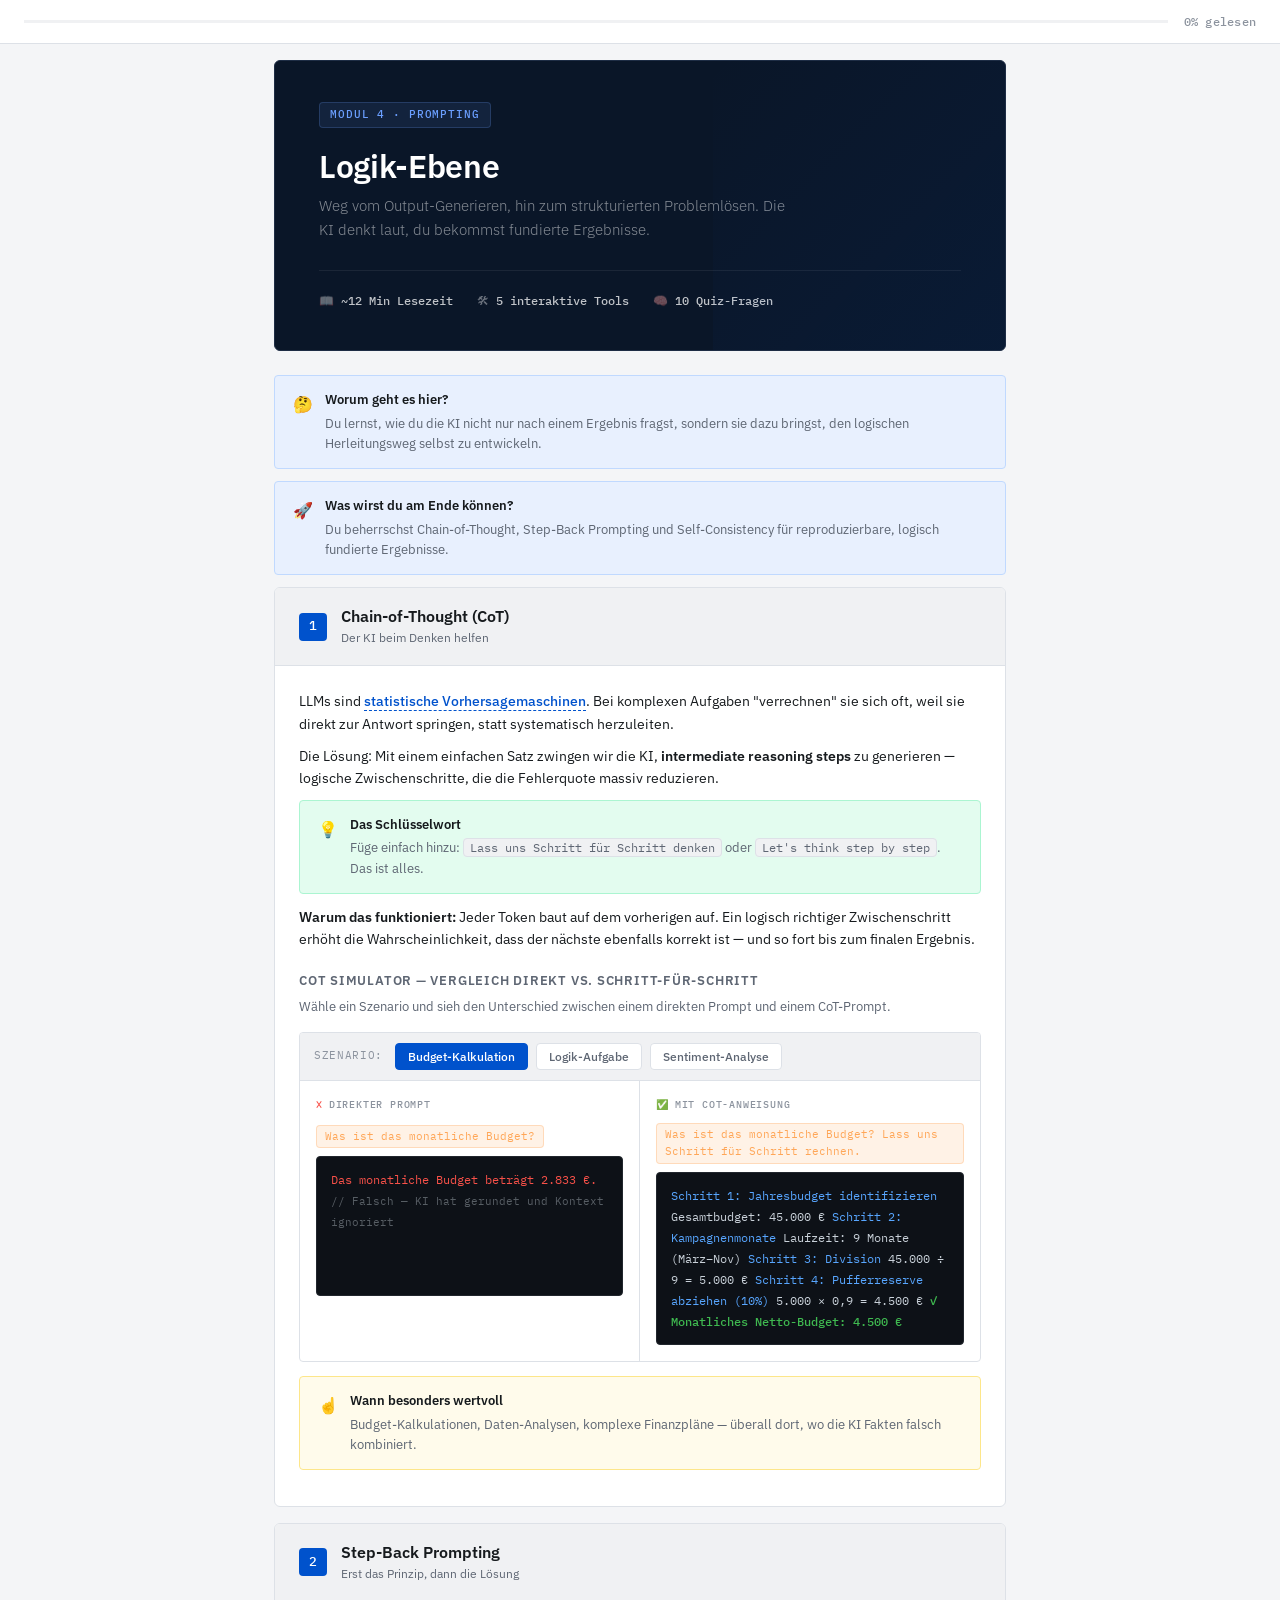
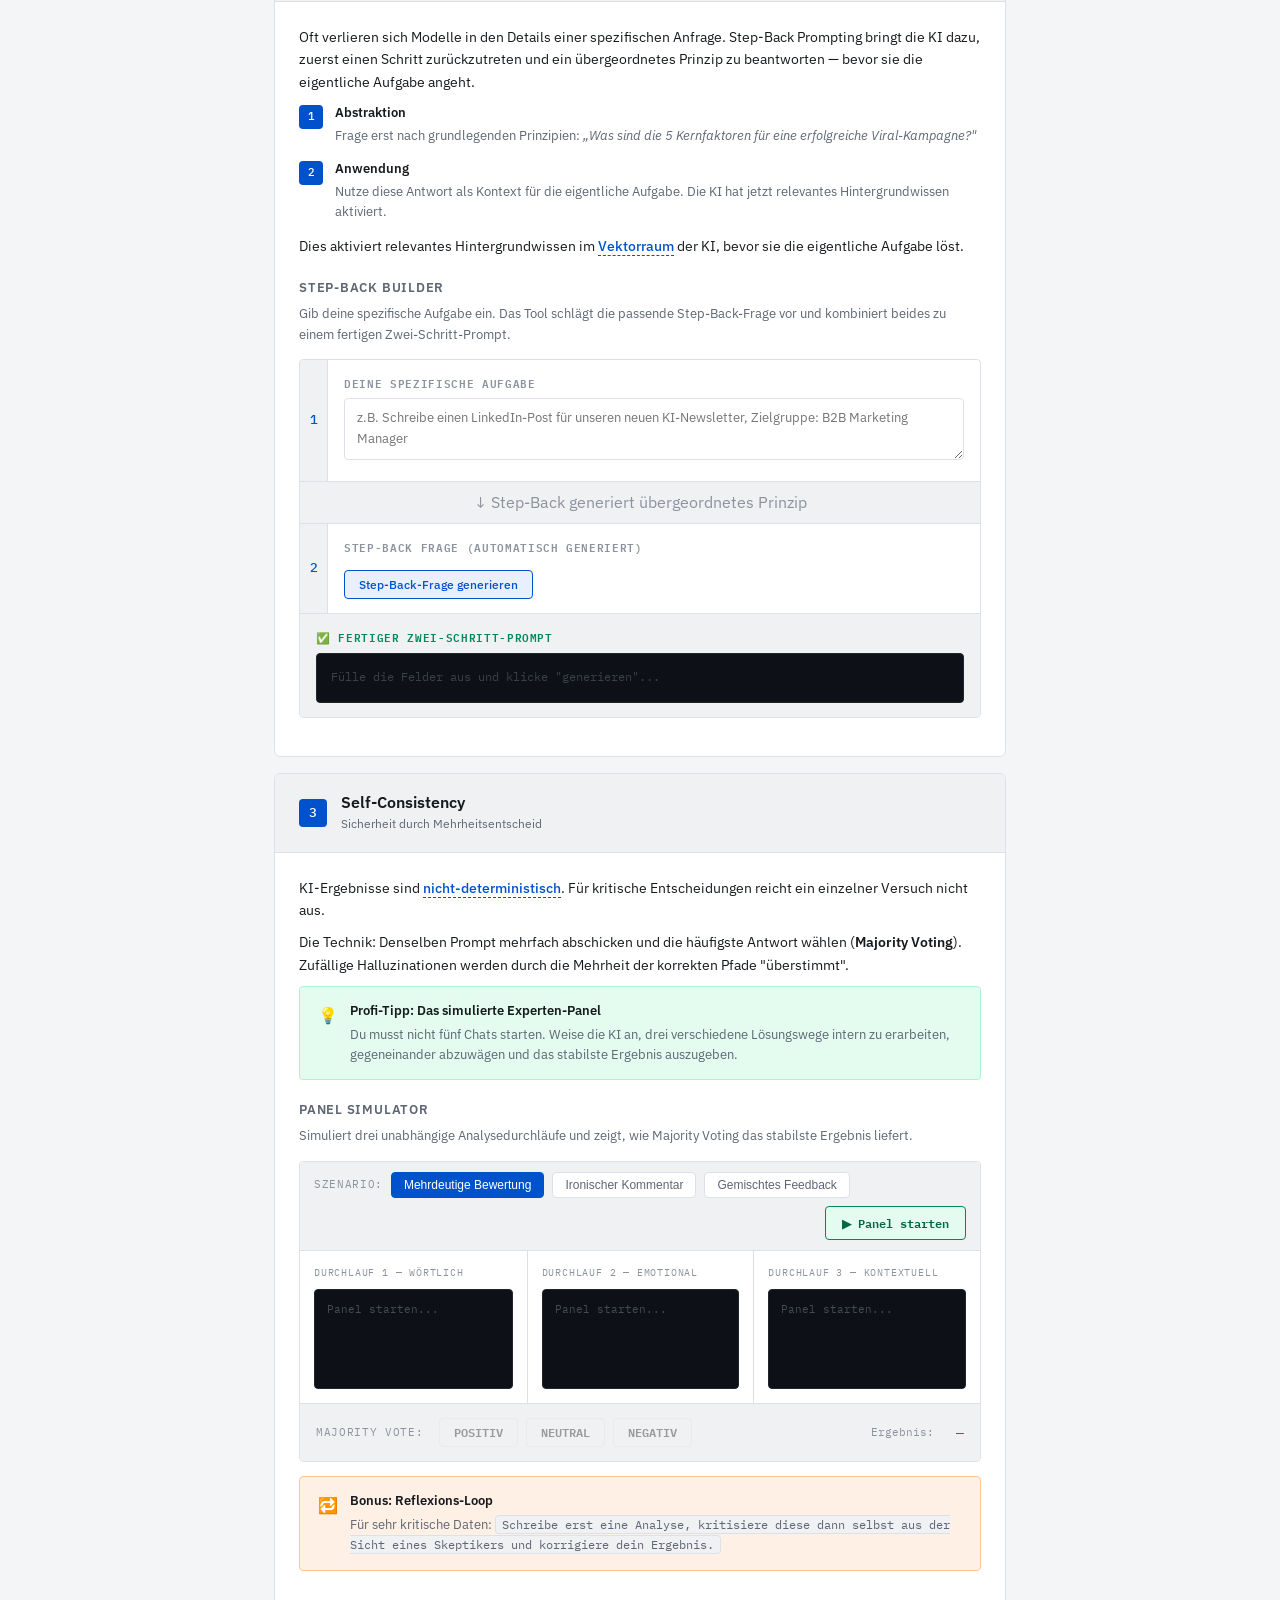
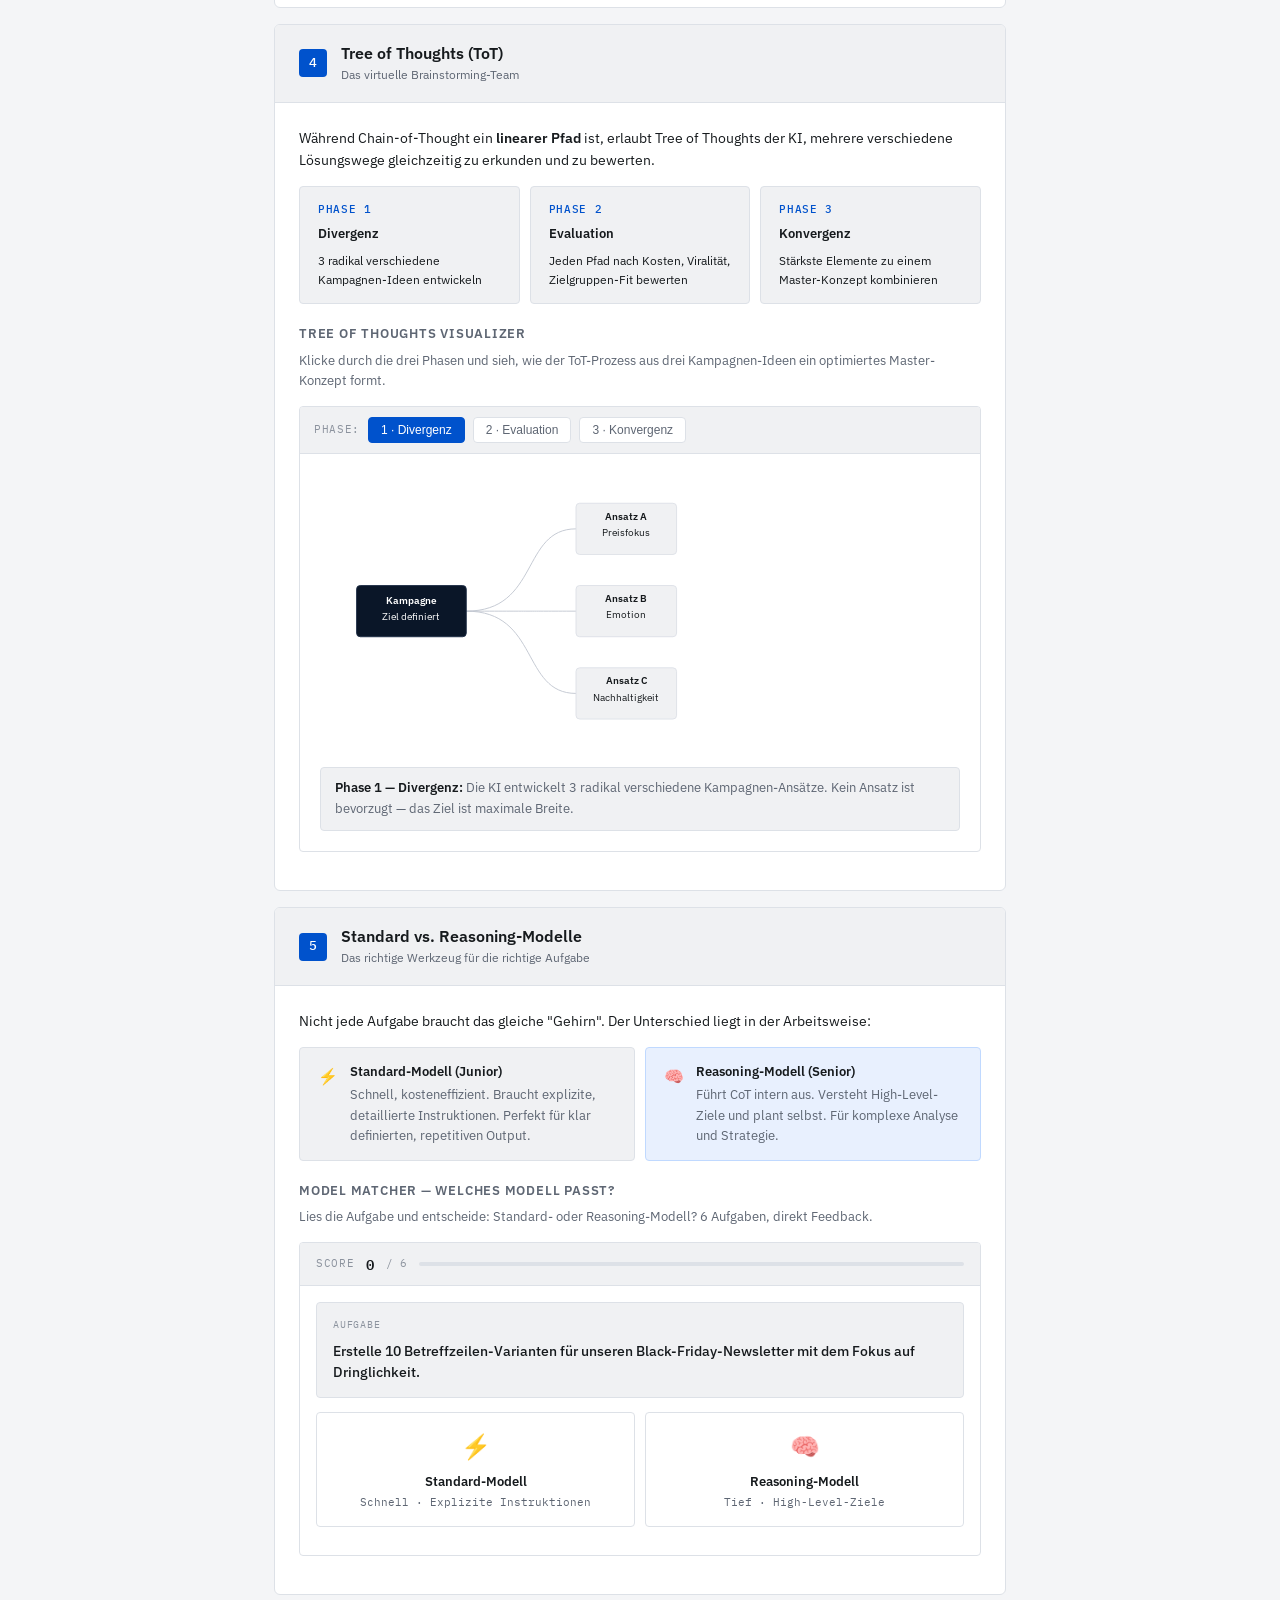
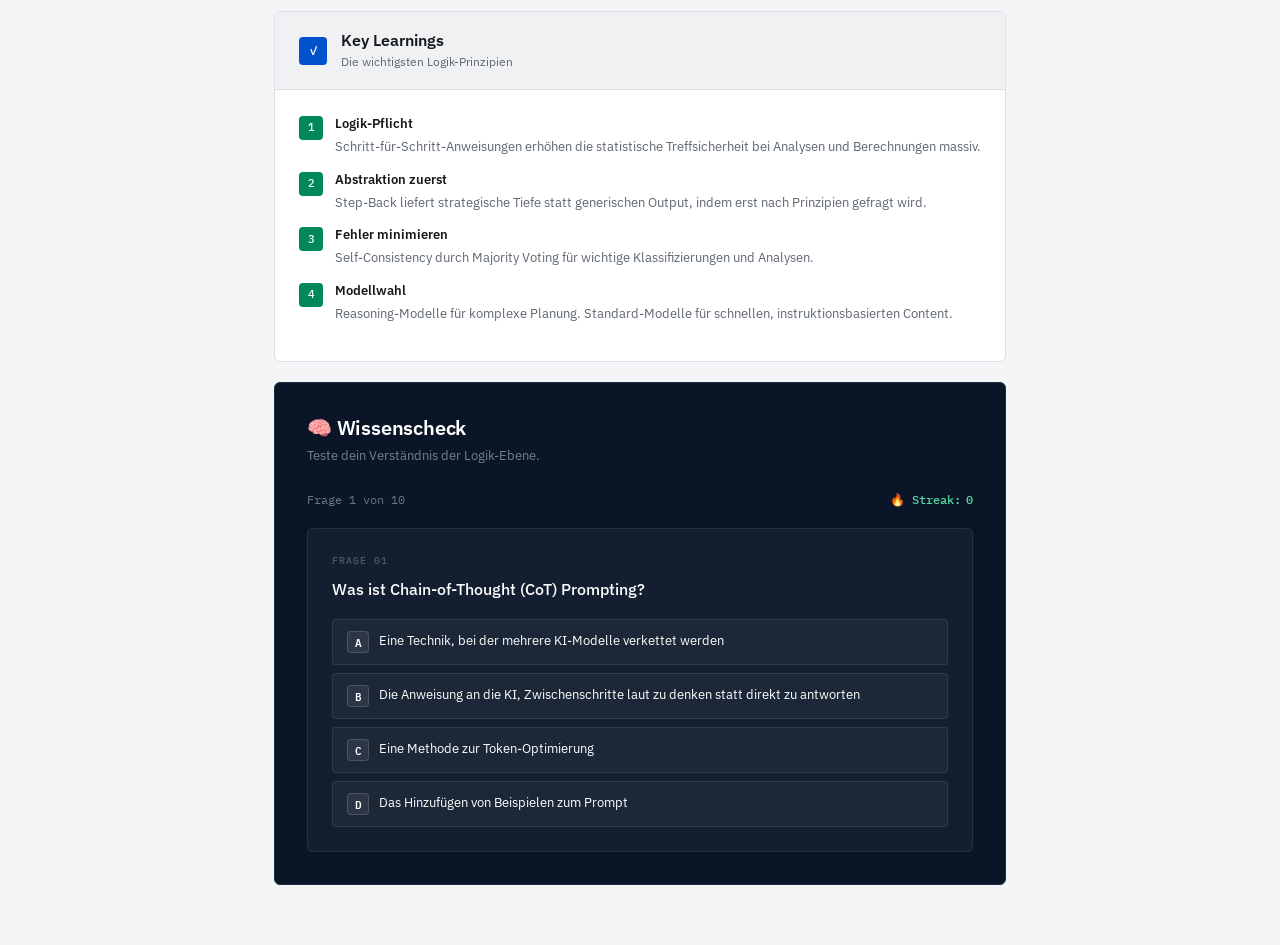
<file: module_2.3_prompting_logik.html>
<!DOCTYPE html>
<html lang="de">
<head>
<meta charset="UTF-8">
<meta name="viewport" content="width=device-width, initial-scale=1.0">
<title>Modul 3: Logik-Ebene</title>
<link rel="preconnect" href="https://fonts.googleapis.com">
<link href="https://fonts.googleapis.com/css2?family=IBM+Plex+Sans:wght@300;400;500;600;700&family=IBM+Plex+Mono:wght@400;500&display=swap" rel="stylesheet">
<style>
:root {
  --bg: #F4F5F7;
  --surface: #FFFFFF;
  --surface-2: #F0F1F3;
  --border: #DDE1E7;
  --border-strong: #C1C7D0;
  --text: #161A1D;
  --text-muted: #5E6673;
  --text-subtle: #8C939E;
  --accent: #0052CC;
  --accent-light: #E8F0FE;
  --accent-hover: #0747A6;
  --accent-2: #00875A;
  --accent-2-light: #E3FCEF;
  --green: #006644;
  --green-light: #E3FCEF;
  --red: #BF2600;
  --red-light: #FFEBE6;
  --orange: #974F0C;
  --orange-light: #FFF0E6;
  --radius: 4px;
  --radius-lg: 6px;
  --shadow: 0 1px 3px rgba(0,0,0,0.08), 0 0 0 1px rgba(0,0,0,0.04);
  --shadow-lg: 0 4px 16px rgba(0,0,0,0.10), 0 0 0 1px rgba(0,0,0,0.04);
}
* { box-sizing: border-box; margin: 0; padding: 0; }
body { font-family: 'IBM Plex Sans', sans-serif; background: var(--bg); color: var(--text); font-size: 15px; line-height: 1.6; }
h1,h2,h3,h4 { font-family: 'IBM Plex Sans', sans-serif; font-weight: 600; line-height: 1.25; }

/* ─── PROGRESS BAR ─── */
#progress-bar-wrap { position: fixed; top: 0; left: 0; right: 0; z-index: 100; background: var(--surface); border-bottom: 1px solid var(--border); padding: 0 24px; height: 44px; display: flex; align-items: center; gap: 16px; }
#progress-bar-track { flex: 1; height: 3px; background: var(--surface-2); overflow: hidden; }
#progress-bar-fill { height: 100%; background: var(--accent); width: 0%; transition: width 0.4s ease; }
#progress-label { font-size: 12px; color: var(--text-subtle); font-weight: 500; white-space: nowrap; letter-spacing: 0.02em; font-family: 'IBM Plex Mono', monospace; }

/* ─── LAYOUT ─── */
.container { max-width: 780px; margin: 0 auto; padding: 60px 24px 60px; }

/* ─── HERO ─── */
.hero { background: #0A1628; color: white; border-radius: var(--radius-lg); padding: 40px 44px; margin-bottom: 24px; position: relative; overflow: hidden; border: 1px solid #1E2D45; }
.hero::before { content: ''; position: absolute; top: 0; right: 0; bottom: 0; width: 40%; background: linear-gradient(135deg, transparent, rgba(0,82,204,0.08)); pointer-events: none; }
.module-tag { display: inline-flex; align-items: center; gap: 6px; font-size: 11px; font-weight: 500; letter-spacing: 0.08em; text-transform: uppercase; color: #6B9FFF; background: rgba(107,159,255,0.1); border: 1px solid rgba(107,159,255,0.2); padding: 3px 10px; border-radius: var(--radius); margin-bottom: 18px; font-family: 'IBM Plex Mono', monospace; }
.hero h1 { font-size: clamp(22px, 3vw, 32px); font-weight: 600; margin-bottom: 8px; letter-spacing: -0.01em; }
.hero p { color: rgba(255,255,255,0.5); font-size: 15px; max-width: 480px; font-weight: 300; }
.hero-meta { display: flex; gap: 24px; margin-top: 28px; flex-wrap: wrap; padding-top: 20px; border-top: 1px solid rgba(255,255,255,0.07); }
.hero-meta-item { display: flex; align-items: center; gap: 7px; font-size: 12px; color: rgba(255,255,255,0.4); font-family: 'IBM Plex Mono', monospace; }
.hero-meta-item span { color: rgba(255,255,255,0.75); font-weight: 500; }

/* ─── CALLOUTS ─── */
.callout { border-radius: var(--radius); padding: 14px 18px; margin-bottom: 12px; display: flex; gap: 12px; align-items: flex-start; }
.callout.blue { background: var(--accent-light); border: 1px solid #C0D9FF; }
.callout.green { background: var(--accent-2-light); border: 1px solid #ABF5D1; }
.callout.gray { background: var(--surface-2); border: 1px solid var(--border); }
.callout.yellow { background: #FFFBEB; border: 1px solid #FDE68A; }
.callout.orange { background: var(--orange-light); border: 1px solid #FFC58B; }
.callout-icon { font-size: 16px; flex-shrink: 0; margin-top: 2px; }
.callout-text strong { display: block; font-size: 13px; font-weight: 600; margin-bottom: 3px; }
.callout-text p { font-size: 13px; color: var(--text-muted); line-height: 1.55; margin: 0; }

/* ─── SECTION ─── */
.section { background: var(--surface); border: 1px solid var(--border); border-radius: var(--radius-lg); margin-bottom: 16px; overflow: hidden; }
.section-header { padding: 18px 24px; border-bottom: 1px solid var(--border); display: flex; align-items: center; gap: 14px; background: var(--surface-2); }
.section-num { width: 28px; height: 28px; border-radius: var(--radius); background: var(--accent); color: white; font-family: 'IBM Plex Mono', monospace; font-weight: 500; font-size: 13px; display: flex; align-items: center; justify-content: center; flex-shrink: 0; }
.section-header h2 { font-size: 16px; font-weight: 600; margin-bottom: 2px; }
.section-header p { font-size: 12px; color: var(--text-muted); }
.section-body { padding: 24px; }

/* ─── TYPOGRAPHY ─── */
h3 { font-size: 13px; font-weight: 600; margin: 22px 0 8px; text-transform: uppercase; letter-spacing: 0.06em; color: var(--text-muted); }
h3:first-child { margin-top: 0; }
p { color: var(--text); margin-bottom: 10px; font-size: 14px; }
p:last-child { margin-bottom: 0; }
ul { padding-left: 18px; margin-bottom: 10px; }
li { margin-bottom: 5px; color: var(--text); font-size: 14px; }
strong { font-weight: 600; }
.divider { border: none; border-top: 1px solid var(--border); margin: 22px 0; }

/* ─── TOOLTIP ─── */
.tooltip-word { border-bottom: 1px dashed var(--accent); cursor: help; color: var(--accent); position: relative; font-weight: 500; }
.tooltip-popup { display: none; position: absolute; bottom: calc(100% + 6px); left: 50%; transform: translateX(-50%); background: #0A1628; color: rgba(255,255,255,0.85); font-size: 12px; line-height: 1.55; padding: 9px 13px; border-radius: var(--radius); width: 230px; z-index: 200; box-shadow: var(--shadow-lg); border: 1px solid #1E2D45; }
.tooltip-popup::after { content: ''; position: absolute; top: 100%; left: 50%; transform: translateX(-50%); border: 5px solid transparent; border-top-color: #0A1628; }
.tooltip-word:hover .tooltip-popup { display: block; }

/* ─── CODE ─── */
.code-block { background: #0D1117; border-radius: var(--radius); padding: 14px 18px; font-family: 'IBM Plex Mono', monospace; font-size: 12px; line-height: 1.75; color: #C9D1D9; margin: 10px 0; overflow-x: auto; border: 1px solid #21262D; }
.kw-blue { color: #58A6FF; }
.kw-green { color: #3FB950; }
.kw-orange { color: #FFA657; }
.kw-purple { color: #D2A8FF; }
.inline-code { font-family: 'IBM Plex Mono', monospace; font-size: 12px; background: var(--surface-2); padding: 1px 6px; border-radius: var(--radius); border: 1px solid var(--border); }

/* ─── CHAIN STEPS ─── */
.chain-step { display: flex; align-items: flex-start; gap: 12px; margin-bottom: 12px; }
.chain-num { width: 24px; height: 24px; border-radius: var(--radius); background: var(--accent); color: white; font-weight: 500; font-size: 11px; font-family: 'IBM Plex Mono', monospace; display: flex; align-items: center; justify-content: center; flex-shrink: 0; margin-top: 2px; }
.chain-content { flex: 1; }
.chain-content strong { font-size: 13px; font-weight: 600; display: block; margin-bottom: 2px; }
.chain-content p { font-size: 13px; color: var(--text-muted); margin: 0; }

/* ─── HIGHLIGHT BOX ─── */
.highlight-box { background: var(--accent-light); border: 1px solid #C0D9FF; border-radius: var(--radius); padding: 12px 16px; margin: 12px 0; font-size: 13px; }
.highlight-box strong { color: var(--accent); }

/* ════════════════════════════════════
   INTERACTIVE: CoT SIMULATOR
════════════════════════════════════ */
.cot-sim { border: 1px solid var(--border); border-radius: var(--radius); overflow: hidden; margin: 14px 0; }
.cot-scenario-bar { background: var(--surface-2); border-bottom: 1px solid var(--border); padding: 10px 14px; display: flex; align-items: center; gap: 8px; flex-wrap: wrap; }
.cot-scenario-label { font-size: 11px; color: var(--text-subtle); font-family: 'IBM Plex Mono', monospace; text-transform: uppercase; letter-spacing: 0.06em; margin-right: 4px; }
.cot-btn { padding: 5px 12px; font-size: 12px; font-weight: 500; border: 1px solid var(--border); border-radius: var(--radius); background: var(--surface); color: var(--text-muted); cursor: pointer; transition: all 0.15s; font-family: 'IBM Plex Sans', sans-serif; }
.cot-btn.active { background: var(--accent); border-color: var(--accent); color: white; }
.cot-cols { display: grid; grid-template-columns: 1fr 1fr; }
.cot-col { padding: 16px; }
.cot-col:first-child { border-right: 1px solid var(--border); }
.cot-col-label { font-size: 10px; font-weight: 500; letter-spacing: 0.08em; text-transform: uppercase; color: var(--text-subtle); margin-bottom: 10px; font-family: 'IBM Plex Mono', monospace; display: flex; align-items: center; gap: 6px; }
.cot-output { background: #0D1117; border: 1px solid #21262D; border-radius: var(--radius); padding: 12px 14px; font-family: 'IBM Plex Mono', monospace; font-size: 12px; line-height: 1.75; color: #C9D1D9; min-height: 140px; }
.cot-step { color: #58A6FF; }
.cot-result { color: #3FB950; font-weight: 500; }
.cot-wrong { color: #F85149; }
.cot-prompt-tag { display: inline-block; font-family: 'IBM Plex Mono', monospace; font-size: 11px; background: rgba(255,166,87,0.15); color: #FFA657; border: 1px solid rgba(255,166,87,0.3); padding: 2px 8px; border-radius: var(--radius); margin-bottom: 8px; }

/* ════════════════════════════════════
   INTERACTIVE: STEP-BACK BUILDER
════════════════════════════════════ */
.stepback-builder { border: 1px solid var(--border); border-radius: var(--radius); overflow: hidden; margin: 14px 0; }
.stepback-row { display: grid; grid-template-columns: 28px 1fr; }
.stepback-row + .stepback-row { border-top: 1px solid var(--border); }
.stepback-step-num { background: var(--surface-2); border-right: 1px solid var(--border); display: flex; align-items: center; justify-content: center; font-family: 'IBM Plex Mono', monospace; font-size: 13px; font-weight: 500; color: var(--accent); padding: 14px 0; }
.stepback-inner { padding: 14px 16px; }
.stepback-step-label { font-size: 11px; font-weight: 600; text-transform: uppercase; letter-spacing: 0.06em; color: var(--text-subtle); font-family: 'IBM Plex Mono', monospace; margin-bottom: 6px; }
.stepback-textarea { width: 100%; resize: vertical; font-family: 'IBM Plex Sans', sans-serif; font-size: 13px; border: 1px solid var(--border); border-radius: var(--radius); padding: 9px 12px; outline: none; line-height: 1.6; color: var(--text); background: var(--surface); transition: border-color 0.15s; min-height: 60px; }
.stepback-textarea:focus { border-color: var(--accent); }
.stepback-suggest-btn { margin-top: 8px; padding: 6px 14px; font-size: 12px; font-weight: 500; border: 1px solid var(--accent); border-radius: var(--radius); background: var(--accent-light); color: var(--accent); cursor: pointer; transition: all 0.15s; font-family: 'IBM Plex Sans', sans-serif; }
.stepback-suggest-btn:hover { background: var(--accent); color: white; }
.stepback-generated { margin-top: 8px; background: #0D1117; border: 1px solid #21262D; border-radius: var(--radius); padding: 10px 12px; font-family: 'IBM Plex Mono', monospace; font-size: 12px; line-height: 1.7; color: #C9D1D9; display: none; }
.stepback-arrow { text-align: center; padding: 8px; background: var(--surface-2); border-top: 1px solid var(--border); border-bottom: 1px solid var(--border); font-size: 16px; color: var(--text-subtle); }
.stepback-final { background: var(--surface-2); border-top: 1px solid var(--border); padding: 14px 16px; }
.stepback-final-label { font-size: 11px; font-weight: 600; text-transform: uppercase; letter-spacing: 0.06em; color: var(--accent-2); font-family: 'IBM Plex Mono', monospace; margin-bottom: 8px; }
.stepback-final-preview { background: #0D1117; border: 1px solid #21262D; border-radius: var(--radius); padding: 12px 14px; font-family: 'IBM Plex Mono', monospace; font-size: 12px; line-height: 1.75; color: #C9D1D9; min-height: 50px; }
.stepback-final-preview .sb-principle { color: #FFA657; }
.stepback-final-preview .sb-task { color: #C9D1D9; }
.stepback-final-preview .sb-empty { color: rgba(201,209,217,0.25); }

/* ════════════════════════════════════
   INTERACTIVE: SELF-CONSISTENCY PANEL
════════════════════════════════════ */
.sc-sim { border: 1px solid var(--border); border-radius: var(--radius); overflow: hidden; margin: 14px 0; }
.sc-toolbar { background: var(--surface-2); border-bottom: 1px solid var(--border); padding: 10px 14px; display: flex; align-items: center; gap: 8px; flex-wrap: wrap; }
.sc-scenario-label { font-size: 11px; color: var(--text-subtle); font-family: 'IBM Plex Mono', monospace; text-transform: uppercase; letter-spacing: 0.06em; }
.sc-scenario-btn { padding: 5px 12px; font-size: 12px; font-weight: 500; border: 1px solid var(--border); border-radius: var(--radius); background: var(--surface); color: var(--text-muted); cursor: pointer; transition: all 0.15s; }
.sc-scenario-btn.active { background: var(--accent); border-color: var(--accent); color: white; }
.sc-run-btn { margin-left: auto; padding: 6px 16px; font-size: 12px; font-weight: 600; border: 1px solid var(--accent-2); border-radius: var(--radius); background: var(--accent-2-light); color: var(--green); cursor: pointer; font-family: 'IBM Plex Mono', monospace; transition: all 0.15s; }
.sc-run-btn:hover { background: var(--accent-2); color: white; }
.sc-panel-grid { display: grid; grid-template-columns: 1fr 1fr 1fr; border-bottom: 1px solid var(--border); }
.sc-panel { padding: 14px; }
.sc-panel + .sc-panel { border-left: 1px solid var(--border); }
.sc-panel-label { font-size: 10px; font-family: 'IBM Plex Mono', monospace; text-transform: uppercase; letter-spacing: 0.08em; color: var(--text-subtle); margin-bottom: 8px; }
.sc-output { background: #0D1117; border: 1px solid #21262D; border-radius: var(--radius); padding: 10px 12px; font-family: 'IBM Plex Mono', monospace; font-size: 11px; line-height: 1.7; color: #C9D1D9; min-height: 100px; position: relative; overflow: hidden; }
.sc-output.loading::after { content: ''; position: absolute; inset: 0; background: linear-gradient(90deg, transparent 0%, rgba(88,166,255,0.06) 50%, transparent 100%); animation: shimmer 1.2s infinite; }
@keyframes shimmer { 0% { transform: translateX(-100%); } 100% { transform: translateX(100%); } }
.sc-verdict { color: #3FB950; font-weight: 500; }
.sc-verdict-neg { color: #F85149; font-weight: 500; }
.sc-verdict-neu { color: #FFA657; font-weight: 500; }
.sc-vote-row { background: var(--surface-2); padding: 14px 16px; display: flex; align-items: center; gap: 16px; }
.sc-vote-label { font-size: 11px; font-family: 'IBM Plex Mono', monospace; text-transform: uppercase; letter-spacing: 0.06em; color: var(--text-subtle); }
.sc-vote-pills { display: flex; gap: 8px; flex: 1; }
.sc-vote-pill { padding: 4px 14px; border-radius: var(--radius); font-size: 12px; font-weight: 600; border: 1px solid var(--border); font-family: 'IBM Plex Mono', monospace; opacity: 0.4; transition: all 0.3s; }
.sc-vote-pill.winner { opacity: 1; background: var(--accent-2-light); border-color: var(--accent-2); color: var(--green); }
.sc-final-label { font-size: 11px; font-family: 'IBM Plex Mono', monospace; color: var(--text-subtle); margin-left: auto; }
.sc-final-value { font-size: 13px; font-weight: 600; color: var(--accent-2); font-family: 'IBM Plex Mono', monospace; margin-left: 6px; }

/* ════════════════════════════════════
   INTERACTIVE: TREE OF THOUGHTS
════════════════════════════════════ */
.tot-wrapper { border: 1px solid var(--border); border-radius: var(--radius); overflow: hidden; margin: 14px 0; }
.tot-toolbar { background: var(--surface-2); border-bottom: 1px solid var(--border); padding: 10px 14px; display: flex; align-items: center; gap: 8px; }
.tot-toolbar-label { font-size: 11px; color: var(--text-subtle); font-family: 'IBM Plex Mono', monospace; text-transform: uppercase; letter-spacing: 0.06em; }
.tot-phase-btn { padding: 5px 12px; font-size: 12px; font-weight: 500; border: 1px solid var(--border); border-radius: var(--radius); background: var(--surface); color: var(--text-muted); cursor: pointer; transition: all 0.15s; }
.tot-phase-btn.active { background: var(--accent); border-color: var(--accent); color: white; }
.tot-canvas { padding: 20px; min-height: 340px; position: relative; }

/* SVG tree */
.tot-svg { width: 100%; overflow: visible; }
.tot-node { cursor: default; }
.tot-node-root rect { fill: #0A1628; stroke: #1E2D45; stroke-width: 1; rx: 4; }
.tot-node-branch rect { fill: var(--surface-2); stroke: var(--border); stroke-width: 1; }
.tot-node-branch.selected rect { fill: var(--accent-light); stroke: var(--accent); stroke-width: 1.5; }
.tot-node-branch.rejected rect { fill: var(--red-light); stroke: #FFBDAD; stroke-width: 1; opacity: 0.6; }
.tot-node-master rect { fill: var(--accent-2-light); stroke: var(--accent-2); stroke-width: 1.5; }
.tot-node text { font-family: 'IBM Plex Sans', sans-serif; font-size: 11px; fill: var(--text); }
.tot-node-root text { fill: white; }
.tot-node-master text { fill: var(--green); }
.tot-edge { stroke: var(--border-strong); stroke-width: 1; fill: none; }
.tot-edge.selected { stroke: var(--accent); stroke-width: 1.5; }
.tot-edge.rejected { stroke: var(--border); stroke-width: 1; opacity: 0.4; }
.tot-phase-info { margin-top: 12px; padding: 10px 14px; background: var(--surface-2); border: 1px solid var(--border); border-radius: var(--radius); font-size: 13px; color: var(--text-muted); }
.tot-phase-info strong { color: var(--text); }

/* ════════════════════════════════════
   INTERACTIVE: JUNIOR / SENIOR MATCHER
════════════════════════════════════ */
.matcher-wrapper { border: 1px solid var(--border); border-radius: var(--radius); overflow: hidden; margin: 14px 0; }
.matcher-score-bar { background: var(--surface-2); border-bottom: 1px solid var(--border); padding: 10px 16px; display: flex; align-items: center; gap: 12px; }
.matcher-score-label { font-size: 11px; font-family: 'IBM Plex Mono', monospace; text-transform: uppercase; letter-spacing: 0.06em; color: var(--text-subtle); }
.matcher-score-val { font-size: 14px; font-weight: 600; font-family: 'IBM Plex Mono', monospace; color: var(--text); }
.matcher-score-total { font-size: 11px; color: var(--text-subtle); font-family: 'IBM Plex Mono', monospace; }
.matcher-progress-wrap { flex: 1; height: 4px; background: var(--border); border-radius: 99px; overflow: hidden; }
.matcher-progress-fill { height: 100%; background: var(--accent-2); border-radius: 99px; transition: width 0.4s; }
.matcher-card-wrap { padding: 16px; }
.matcher-task { background: var(--surface-2); border: 1px solid var(--border); border-radius: var(--radius); padding: 14px 16px; margin-bottom: 14px; }
.matcher-task-label { font-size: 10px; font-family: 'IBM Plex Mono', monospace; text-transform: uppercase; letter-spacing: 0.08em; color: var(--text-subtle); margin-bottom: 8px; }
.matcher-task-text { font-size: 14px; color: var(--text); line-height: 1.5; font-weight: 500; }
.matcher-choices { display: grid; grid-template-columns: 1fr 1fr; gap: 10px; margin-bottom: 12px; }
.matcher-choice-btn { padding: 14px 18px; border: 1px solid var(--border); border-radius: var(--radius); background: var(--surface); cursor: pointer; transition: all 0.15s; text-align: center; }
.matcher-choice-btn:hover { border-color: var(--accent); background: var(--accent-light); }
.matcher-choice-btn.correct { border-color: var(--accent-2); background: var(--accent-2-light); }
.matcher-choice-btn.wrong { border-color: var(--red); background: var(--red-light); }
.matcher-choice-btn.disabled { cursor: default; }
.matcher-choice-icon { font-size: 24px; margin-bottom: 6px; }
.matcher-choice-title { font-size: 13px; font-weight: 600; color: var(--text); }
.matcher-choice-sub { font-size: 11px; color: var(--text-muted); font-family: 'IBM Plex Mono', monospace; margin-top: 2px; }
.matcher-feedback { border-radius: var(--radius); padding: 11px 14px; font-size: 13px; display: none; margin-bottom: 12px; line-height: 1.55; }
.matcher-feedback.correct { background: var(--accent-2-light); border: 1px solid #ABF5D1; color: var(--green); }
.matcher-feedback.wrong { background: var(--red-light); border: 1px solid #FFBDAD; color: var(--red); }
.matcher-feedback strong { display: block; margin-bottom: 2px; font-size: 12px; }
.matcher-next-btn { padding: 8px 20px; font-size: 13px; font-weight: 500; border: 1px solid var(--accent); border-radius: var(--radius); background: var(--accent); color: white; cursor: pointer; transition: all 0.15s; font-family: 'IBM Plex Sans', sans-serif; display: none; }
.matcher-next-btn:hover { background: var(--accent-hover); }
.matcher-result { text-align: center; padding: 20px; display: none; }
.matcher-result-score { font-family: 'IBM Plex Mono', monospace; font-size: 36px; font-weight: 500; color: var(--accent); margin: 8px 0; }

/* ════════════════════════════════════
   QUIZ
════════════════════════════════════ */
.quiz-section { background: #0A1628; color: white; border-radius: var(--radius-lg); padding: 32px; margin-top: 20px; border: 1px solid #1E2D45; }
.quiz-section h2 { font-size: 20px; font-weight: 600; margin-bottom: 6px; letter-spacing: -0.01em; }
.quiz-section > p { color: rgba(255,255,255,0.45); margin-bottom: 24px; font-size: 13px; }
.quiz-progress { display: flex; justify-content: space-between; align-items: center; margin-bottom: 18px; }
.quiz-progress-text { font-size: 12px; color: rgba(255,255,255,0.4); font-family: 'IBM Plex Mono', monospace; }
.quiz-streak { display: flex; align-items: center; gap: 5px; font-size: 12px; font-weight: 500; color: #57D9A3; font-family: 'IBM Plex Mono', monospace; }
.quiz-card { background: rgba(255,255,255,0.04); border: 1px solid rgba(255,255,255,0.08); border-radius: var(--radius-lg); padding: 24px; }
.quiz-q-num { font-size: 10px; font-weight: 500; letter-spacing: 0.1em; text-transform: uppercase; color: rgba(255,255,255,0.25); margin-bottom: 8px; font-family: 'IBM Plex Mono', monospace; }
.quiz-question { font-size: 16px; font-weight: 500; margin-bottom: 18px; line-height: 1.5; }
.quiz-options { display: grid; gap: 8px; }
.quiz-option { background: rgba(255,255,255,0.04); border: 1px solid rgba(255,255,255,0.09); border-radius: var(--radius); padding: 11px 14px; cursor: pointer; font-size: 13px; transition: all 0.15s; display: flex; align-items: center; gap: 10px; }
.quiz-option:hover:not(.disabled) { background: rgba(255,255,255,0.08); border-color: rgba(255,255,255,0.18); }
.quiz-option.correct { background: rgba(0,135,90,0.18); border-color: #00875A; }
.quiz-option.wrong { background: rgba(191,38,0,0.18); border-color: #BF2600; }
.quiz-option.disabled { cursor: default; }
.opt-indicator { width: 22px; height: 22px; border-radius: var(--radius); background: rgba(255,255,255,0.07); border: 1px solid rgba(255,255,255,0.15); display: flex; align-items: center; justify-content: center; font-size: 11px; font-weight: 600; flex-shrink: 0; font-family: 'IBM Plex Mono', monospace; }
.quiz-option.correct .opt-indicator { background: #00875A; border-color: #00875A; color: white; }
.quiz-option.wrong .opt-indicator { background: #BF2600; border-color: #BF2600; color: white; }
.quiz-feedback { margin-top: 12px; padding: 12px 14px; border-radius: var(--radius); font-size: 13px; display: none; line-height: 1.55; }
.quiz-feedback.correct { background: rgba(0,135,90,0.12); border: 1px solid rgba(0,135,90,0.3); color: #57D9A3; }
.quiz-feedback.wrong { background: rgba(191,38,0,0.12); border: 1px solid rgba(191,38,0,0.3); color: #FF8F73; }
.quiz-feedback strong { display: block; margin-bottom: 3px; font-size: 12px; }
.quiz-next-btn { margin-top: 16px; background: var(--accent); color: white; border: none; border-radius: var(--radius); padding: 10px 24px; font-size: 13px; font-weight: 500; cursor: pointer; font-family: 'IBM Plex Sans', sans-serif; display: none; transition: background 0.15s; }
.quiz-next-btn:hover { background: var(--accent-hover); }
.result-card { text-align: center; padding: 16px 0; display: none; }
.result-badge { font-size: 48px; margin-bottom: 10px; }
.result-title { font-size: 20px; font-weight: 600; margin-bottom: 6px; }
.result-sub { color: rgba(255,255,255,0.45); margin-bottom: 20px; font-size: 13px; }
.result-score { font-family: 'IBM Plex Mono', monospace; font-size: 44px; font-weight: 500; color: #57D9A3; margin-bottom: 4px; }
.result-score-label { font-size: 12px; color: rgba(255,255,255,0.4); margin-bottom: 20px; font-family: 'IBM Plex Mono', monospace; }
.result-restart-btn { background: rgba(255,255,255,0.08); color: rgba(255,255,255,0.8); border: 1px solid rgba(255,255,255,0.12); border-radius: var(--radius); padding: 10px 24px; font-size: 13px; font-weight: 500; cursor: pointer; font-family: 'IBM Plex Sans', sans-serif; display: inline-block; margin: 12px auto 0; transition: all 0.15s; }
.result-restart-btn:hover { background: rgba(255,255,255,0.13); color: white; }

@media(max-width: 600px) {
  .cot-cols { grid-template-columns: 1fr; }
  .sc-panel-grid { grid-template-columns: 1fr; }
  .matcher-choices { grid-template-columns: 1fr; }
  .hero { padding: 24px 20px; }
  .quiz-section { padding: 20px 16px; }
  .section-body { padding: 16px; }
}
</style>
</head>
<body>

<div id="progress-bar-wrap">
  <div id="progress-bar-track"><div id="progress-bar-fill"></div></div>
  <div id="progress-label">0% gelesen</div>
</div>

<div class="container">

  <!-- HERO -->
  <div class="hero">
    <div class="module-tag">Modul 4 · Prompting</div>
    <h1>Logik-Ebene</h1>
    <p>Weg vom Output-Generieren, hin zum strukturierten Problemlösen. Die KI denkt laut, du bekommst fundierte Ergebnisse.</p>
    <div class="hero-meta">
      <div class="hero-meta-item">📖 <span>~12 Min Lesezeit</span></div>
      <div class="hero-meta-item">🛠 <span>5 interaktive Tools</span></div>
      <div class="hero-meta-item">🧠 <span>10 Quiz-Fragen</span></div>
    </div>
  </div>

  <!-- CALLOUTS -->
  <div class="callout blue">
    <div class="callout-icon">🤔</div>
    <div class="callout-text">
      <strong>Worum geht es hier?</strong>
      <p>Du lernst, wie du die KI nicht nur nach einem Ergebnis fragst, sondern sie dazu bringst, den logischen Herleitungsweg selbst zu entwickeln.</p>
    </div>
  </div>
  <div class="callout blue">
    <div class="callout-icon">🚀</div>
    <div class="callout-text">
      <strong>Was wirst du am Ende können?</strong>
      <p>Du beherrschst Chain-of-Thought, Step-Back Prompting und Self-Consistency für reproduzierbare, logisch fundierte Ergebnisse.</p>
    </div>
  </div>

  <!-- ══════════════════════════════════
       SECTION 1: CHAIN-OF-THOUGHT
  ══════════════════════════════════ -->
  <div class="section">
    <div class="section-header">
      <div class="section-num">1</div>
      <div>
        <h2>Chain-of-Thought (CoT)</h2>
        <p>Der KI beim Denken helfen</p>
      </div>
    </div>
    <div class="section-body">
      <p>LLMs sind <span class="tooltip-word">statistische Vorhersagemaschinen<span class="tooltip-popup">LLMs berechnen bei jedem Token, was am wahrscheinlichsten folgt. Bei komplexen Aufgaben fehlt ihnen ohne explizite Anweisung der "Zwischenschritt-Reflex".</span></span>. Bei komplexen Aufgaben "verrechnen" sie sich oft, weil sie direkt zur Antwort springen, statt systematisch herzuleiten.</p>
      <p>Die Lösung: Mit einem einfachen Satz zwingen wir die KI, <strong>intermediate reasoning steps</strong> zu generieren — logische Zwischenschritte, die die Fehlerquote massiv reduzieren.</p>

      <div class="callout green">
        <div class="callout-icon">💡</div>
        <div class="callout-text">
          <strong>Das Schlüsselwort</strong>
          <p>Füge einfach hinzu: <span class="inline-code">Lass uns Schritt für Schritt denken</span> oder <span class="inline-code">Let's think step by step</span>. Das ist alles.</p>
        </div>
      </div>

      <p><strong>Warum das funktioniert:</strong> Jeder Token baut auf dem vorherigen auf. Ein logisch richtiger Zwischenschritt erhöht die Wahrscheinlichkeit, dass der nächste ebenfalls korrekt ist — und so fort bis zum finalen Ergebnis.</p>

      <h3>CoT Simulator — Vergleich direkt vs. Schritt-für-Schritt</h3>
      <p style="font-size:13px;color:var(--text-muted);margin-bottom:12px;">Wähle ein Szenario und sieh den Unterschied zwischen einem direkten Prompt und einem CoT-Prompt.</p>

      <div class="cot-sim">
        <div class="cot-scenario-bar">
          <span class="cot-scenario-label">Szenario:</span>
          <button class="cot-btn active" onclick="selectCot(0,this)">Budget-Kalkulation</button>
          <button class="cot-btn" onclick="selectCot(1,this)">Logik-Aufgabe</button>
          <button class="cot-btn" onclick="selectCot(2,this)">Sentiment-Analyse</button>
        </div>
        <div class="cot-cols">
          <div class="cot-col">
            <div class="cot-col-label"><span style="color:#F85149;">❌</span> Direkter Prompt</div>
            <div class="cot-prompt-tag" id="cot-prompt-direct"></div>
            <div class="cot-output" id="cot-output-direct"></div>
          </div>
          <div class="cot-col">
            <div class="cot-col-label"><span style="color:#3FB950;">✅</span> Mit CoT-Anweisung</div>
            <div class="cot-prompt-tag" id="cot-prompt-cot"></div>
            <div class="cot-output" id="cot-output-cot"></div>
          </div>
        </div>
      </div>

      <div class="callout yellow">
        <div class="callout-icon">☝️</div>
        <div class="callout-text">
          <strong>Wann besonders wertvoll</strong>
          <p>Budget-Kalkulationen, Daten-Analysen, komplexe Finanzpläne — überall dort, wo die KI Fakten falsch kombiniert.</p>
        </div>
      </div>
    </div>
  </div>

  <!-- ══════════════════════════════════
       SECTION 2: STEP-BACK PROMPTING
  ══════════════════════════════════ -->
  <div class="section">
    <div class="section-header">
      <div class="section-num">2</div>
      <div>
        <h2>Step-Back Prompting</h2>
        <p>Erst das Prinzip, dann die Lösung</p>
      </div>
    </div>
    <div class="section-body">
      <p>Oft verlieren sich Modelle in den Details einer spezifischen Anfrage. Step-Back Prompting bringt die KI dazu, zuerst einen Schritt zurückzutreten und ein übergeordnetes Prinzip zu beantworten — bevor sie die eigentliche Aufgabe angeht.</p>

      <div class="chain-step">
        <div class="chain-num">1</div>
        <div class="chain-content">
          <strong>Abstraktion</strong>
          <p>Frage erst nach grundlegenden Prinzipien: <em>„Was sind die 5 Kernfaktoren für eine erfolgreiche Viral-Kampagne?"</em></p>
        </div>
      </div>
      <div class="chain-step">
        <div class="chain-num">2</div>
        <div class="chain-content">
          <strong>Anwendung</strong>
          <p>Nutze diese Antwort als Kontext für die eigentliche Aufgabe. Die KI hat jetzt relevantes Hintergrundwissen aktiviert.</p>
        </div>
      </div>

      <p>Dies aktiviert relevantes Hintergrundwissen im <span class="tooltip-word">Vektorraum<span class="tooltip-popup">Der Vektorraum ist der hochdimensionale Bedeutungsraum der KI. Ähnliche Konzepte liegen räumlich nah beieinander. Step-Back navigiert die KI in die richtige "Experten-Ecke".</span></span> der KI, bevor sie die eigentliche Aufgabe löst.</p>

      <h3>Step-Back Builder</h3>
      <p style="font-size:13px;color:var(--text-muted);margin-bottom:12px;">Gib deine spezifische Aufgabe ein. Das Tool schlägt die passende Step-Back-Frage vor und kombiniert beides zu einem fertigen Zwei-Schritt-Prompt.</p>

      <div class="stepback-builder">
        <div class="stepback-row">
          <div class="stepback-step-num">1</div>
          <div class="stepback-inner">
            <div class="stepback-step-label">Deine spezifische Aufgabe</div>
            <textarea class="stepback-textarea" id="sb-task" placeholder="z.B. Schreibe einen LinkedIn-Post für unseren neuen KI-Newsletter, Zielgruppe: B2B Marketing Manager" oninput="updateStepBack()"></textarea>
          </div>
        </div>
        <div class="stepback-arrow">↓ Step-Back generiert übergeordnetes Prinzip</div>
        <div class="stepback-row">
          <div class="stepback-step-num">2</div>
          <div class="stepback-inner">
            <div class="stepback-step-label">Step-Back Frage (automatisch generiert)</div>
            <div class="stepback-generated" id="sb-generated"></div>
            <button class="stepback-suggest-btn" onclick="generateStepBack()">Step-Back-Frage generieren</button>
          </div>
        </div>
        <div class="stepback-final">
          <div class="stepback-final-label">✅ Fertiger Zwei-Schritt-Prompt</div>
          <div class="stepback-final-preview" id="sb-final-preview">
            <span class="sb-empty">Fülle die Felder aus und klicke "generieren"...</span>
          </div>
        </div>
      </div>
    </div>
  </div>

  <!-- ══════════════════════════════════
       SECTION 3: SELF-CONSISTENCY
  ══════════════════════════════════ -->
  <div class="section">
    <div class="section-header">
      <div class="section-num">3</div>
      <div>
        <h2>Self-Consistency</h2>
        <p>Sicherheit durch Mehrheitsentscheid</p>
      </div>
    </div>
    <div class="section-body">
      <p>KI-Ergebnisse sind <span class="tooltip-word">nicht-deterministisch<span class="tooltip-popup">Nicht-deterministisch bedeutet: Gleicher Input führt nicht immer zum exakt gleichen Output. Die Zufälligkeit entsteht durch die probabilistische Natur der Token-Auswahl.</span></span>. Für kritische Entscheidungen reicht ein einzelner Versuch nicht aus.</p>
      <p>Die Technik: Denselben Prompt mehrfach abschicken und die häufigste Antwort wählen (<strong>Majority Voting</strong>). Zufällige Halluzinationen werden durch die Mehrheit der korrekten Pfade "überstimmt".</p>

      <div class="callout green">
        <div class="callout-icon">💡</div>
        <div class="callout-text">
          <strong>Profi-Tipp: Das simulierte Experten-Panel</strong>
          <p>Du musst nicht fünf Chats starten. Weise die KI an, drei verschiedene Lösungswege intern zu erarbeiten, gegeneinander abzuwägen und das stabilste Ergebnis auszugeben.</p>
        </div>
      </div>

      <h3>Panel Simulator</h3>
      <p style="font-size:13px;color:var(--text-muted);margin-bottom:12px;">Simuliert drei unabhängige Analysedurchläufe und zeigt, wie Majority Voting das stabilste Ergebnis liefert.</p>

      <div class="sc-sim">
        <div class="sc-toolbar">
          <span class="sc-scenario-label">Szenario:</span>
          <button class="sc-scenario-btn active" onclick="selectScScenario(0,this)">Mehrdeutige Bewertung</button>
          <button class="sc-scenario-btn" onclick="selectScScenario(1,this)">Ironischer Kommentar</button>
          <button class="sc-scenario-btn" onclick="selectScScenario(2,this)">Gemischtes Feedback</button>
          <button class="sc-run-btn" onclick="runSelfConsistency()">▶ Panel starten</button>
        </div>
        <div class="sc-panel-grid">
          <div class="sc-panel">
            <div class="sc-panel-label">Durchlauf 1 — Wörtlich</div>
            <div class="sc-output" id="sc-out-1"><span style="color:rgba(201,209,217,0.3)">Panel starten...</span></div>
          </div>
          <div class="sc-panel">
            <div class="sc-panel-label">Durchlauf 2 — Emotional</div>
            <div class="sc-output" id="sc-out-2"><span style="color:rgba(201,209,217,0.3)">Panel starten...</span></div>
          </div>
          <div class="sc-panel">
            <div class="sc-panel-label">Durchlauf 3 — Kontextuell</div>
            <div class="sc-output" id="sc-out-3"><span style="color:rgba(201,209,217,0.3)">Panel starten...</span></div>
          </div>
        </div>
        <div class="sc-vote-row">
          <span class="sc-vote-label">Majority Vote:</span>
          <div class="sc-vote-pills" id="sc-vote-pills">
            <span class="sc-vote-pill" id="sc-pill-pos">POSITIV</span>
            <span class="sc-vote-pill" id="sc-pill-neu">NEUTRAL</span>
            <span class="sc-vote-pill" id="sc-pill-neg">NEGATIV</span>
          </div>
          <span class="sc-final-label">Ergebnis:</span>
          <span class="sc-final-value" id="sc-final-value">—</span>
        </div>
      </div>

      <div class="callout orange">
        <div class="callout-icon">🔁</div>
        <div class="callout-text">
          <strong>Bonus: Reflexions-Loop</strong>
          <p>Für sehr kritische Daten: <span class="inline-code">Schreibe erst eine Analyse, kritisiere diese dann selbst aus der Sicht eines Skeptikers und korrigiere dein Ergebnis.</span></p>
        </div>
      </div>
    </div>
  </div>

  <!-- ══════════════════════════════════
       SECTION 4: TREE OF THOUGHTS
  ══════════════════════════════════ -->
  <div class="section">
    <div class="section-header">
      <div class="section-num">4</div>
      <div>
        <h2>Tree of Thoughts (ToT)</h2>
        <p>Das virtuelle Brainstorming-Team</p>
      </div>
    </div>
    <div class="section-body">
      <p>Während Chain-of-Thought ein <strong>linearer Pfad</strong> ist, erlaubt Tree of Thoughts der KI, mehrere verschiedene Lösungswege gleichzeitig zu erkunden und zu bewerten.</p>

      <div style="display:grid;grid-template-columns:1fr 1fr 1fr;gap:10px;margin:14px 0;">
        <div class="callout gray" style="margin:0;flex-direction:column;gap:6px;">
          <div style="font-size:11px;font-family:'IBM Plex Mono',monospace;font-weight:500;color:var(--accent);text-transform:uppercase;letter-spacing:0.06em;">Phase 1</div>
          <strong style="font-size:13px;">Divergenz</strong>
          <p style="font-size:12px;margin:0;">3 radikal verschiedene Kampagnen-Ideen entwickeln</p>
        </div>
        <div class="callout gray" style="margin:0;flex-direction:column;gap:6px;">
          <div style="font-size:11px;font-family:'IBM Plex Mono',monospace;font-weight:500;color:var(--accent);text-transform:uppercase;letter-spacing:0.06em;">Phase 2</div>
          <strong style="font-size:13px;">Evaluation</strong>
          <p style="font-size:12px;margin:0;">Jeden Pfad nach Kosten, Viralität, Zielgruppen-Fit bewerten</p>
        </div>
        <div class="callout gray" style="margin:0;flex-direction:column;gap:6px;">
          <div style="font-size:11px;font-family:'IBM Plex Mono',monospace;font-weight:500;color:var(--accent);text-transform:uppercase;letter-spacing:0.06em;">Phase 3</div>
          <strong style="font-size:13px;">Konvergenz</strong>
          <p style="font-size:12px;margin:0;">Stärkste Elemente zu einem Master-Konzept kombinieren</p>
        </div>
      </div>

      <h3>Tree of Thoughts Visualizer</h3>
      <p style="font-size:13px;color:var(--text-muted);margin-bottom:12px;">Klicke durch die drei Phasen und sieh, wie der ToT-Prozess aus drei Kampagnen-Ideen ein optimiertes Master-Konzept formt.</p>

      <div class="tot-wrapper">
        <div class="tot-toolbar">
          <span class="tot-toolbar-label">Phase:</span>
          <button class="tot-phase-btn active" onclick="setTotPhase(0,this)">1 · Divergenz</button>
          <button class="tot-phase-btn" onclick="setTotPhase(1,this)">2 · Evaluation</button>
          <button class="tot-phase-btn" onclick="setTotPhase(2,this)">3 · Konvergenz</button>
        </div>
        <div class="tot-canvas">
          <svg class="tot-svg" id="tot-svg" viewBox="0 0 700 300" xmlns="http://www.w3.org/2000/svg"></svg>
          <div class="tot-phase-info" id="tot-phase-info"></div>
        </div>
      </div>
    </div>
  </div>

  <!-- ══════════════════════════════════
       SECTION 5: JUNIOR VS SENIOR
  ══════════════════════════════════ -->
  <div class="section">
    <div class="section-header">
      <div class="section-num">5</div>
      <div>
        <h2>Standard vs. Reasoning-Modelle</h2>
        <p>Das richtige Werkzeug für die richtige Aufgabe</p>
      </div>
    </div>
    <div class="section-body">
      <p>Nicht jede Aufgabe braucht das gleiche "Gehirn". Der Unterschied liegt in der Arbeitsweise:</p>

      <div style="display:grid;grid-template-columns:1fr 1fr;gap:10px;margin:14px 0;">
        <div class="callout gray" style="margin:0;">
          <div class="callout-icon">⚡</div>
          <div class="callout-text">
            <strong>Standard-Modell (Junior)</strong>
            <p>Schnell, kosteneffizient. Braucht explizite, detaillierte Instruktionen. Perfekt für klar definierten, repetitiven Output.</p>
          </div>
        </div>
        <div class="callout blue" style="margin:0;">
          <div class="callout-icon">🧠</div>
          <div class="callout-text">
            <strong>Reasoning-Modell (Senior)</strong>
            <p>Führt CoT intern aus. Versteht High-Level-Ziele und plant selbst. Für komplexe Analyse und Strategie.</p>
          </div>
        </div>
      </div>

      <h3>Model Matcher — Welches Modell passt?</h3>
      <p style="font-size:13px;color:var(--text-muted);margin-bottom:12px;">Lies die Aufgabe und entscheide: Standard- oder Reasoning-Modell? 6 Aufgaben, direkt Feedback.</p>

      <div class="matcher-wrapper">
        <div class="matcher-score-bar">
          <span class="matcher-score-label">Score</span>
          <span class="matcher-score-val" id="matcher-score-val">0</span>
          <span class="matcher-score-total">/ 6</span>
          <div class="matcher-progress-wrap"><div class="matcher-progress-fill" id="matcher-progress-fill" style="width:0%"></div></div>
        </div>
        <div class="matcher-card-wrap" id="matcher-card-wrap">
          <div class="matcher-task">
            <div class="matcher-task-label">Aufgabe</div>
            <div class="matcher-task-text" id="matcher-task-text"></div>
          </div>
          <div class="matcher-choices">
            <div class="matcher-choice-btn" id="matcher-btn-standard" onclick="matcherAnswer('standard')">
              <div class="matcher-choice-icon">⚡</div>
              <div class="matcher-choice-title">Standard-Modell</div>
              <div class="matcher-choice-sub">Schnell · Explizite Instruktionen</div>
            </div>
            <div class="matcher-choice-btn" id="matcher-btn-reasoning" onclick="matcherAnswer('reasoning')">
              <div class="matcher-choice-icon">🧠</div>
              <div class="matcher-choice-title">Reasoning-Modell</div>
              <div class="matcher-choice-sub">Tief · High-Level-Ziele</div>
            </div>
          </div>
          <div class="matcher-feedback" id="matcher-feedback"></div>
          <button class="matcher-next-btn" id="matcher-next-btn" onclick="matcherNext()">Nächste Aufgabe →</button>
        </div>
        <div class="matcher-result" id="matcher-result">
          <div class="result-badge" id="matcher-badge"></div>
          <div class="matcher-result-score" id="matcher-result-score"></div>
          <p style="color:var(--text-muted);font-size:13px;" id="matcher-result-sub"></p>
          <button class="matcher-next-btn" style="display:inline-block;margin-top:12px;" onclick="matcherRestart()">Nochmal spielen</button>
        </div>
      </div>
    </div>
  </div>

  <!-- ══════════════════════════════════
       KEY LEARNINGS
  ══════════════════════════════════ -->
  <div class="section">
    <div class="section-header">
      <div class="section-num" style="font-size:12px;">✓</div>
      <div><h2>Key Learnings</h2><p>Die wichtigsten Logik-Prinzipien</p></div>
    </div>
    <div class="section-body">
      <div class="chain-step">
        <div class="chain-num" style="background:var(--accent-2);">1</div>
        <div class="chain-content"><strong>Logik-Pflicht</strong><p>Schritt-für-Schritt-Anweisungen erhöhen die statistische Treffsicherheit bei Analysen und Berechnungen massiv.</p></div>
      </div>
      <div class="chain-step">
        <div class="chain-num" style="background:var(--accent-2);">2</div>
        <div class="chain-content"><strong>Abstraktion zuerst</strong><p>Step-Back liefert strategische Tiefe statt generischen Output, indem erst nach Prinzipien gefragt wird.</p></div>
      </div>
      <div class="chain-step">
        <div class="chain-num" style="background:var(--accent-2);">3</div>
        <div class="chain-content"><strong>Fehler minimieren</strong><p>Self-Consistency durch Majority Voting für wichtige Klassifizierungen und Analysen.</p></div>
      </div>
      <div class="chain-step">
        <div class="chain-num" style="background:var(--accent-2);">4</div>
        <div class="chain-content"><strong>Modellwahl</strong><p>Reasoning-Modelle für komplexe Planung. Standard-Modelle für schnellen, instruktionsbasierten Content.</p></div>
      </div>
    </div>
  </div>

  <!-- QUIZ -->
  <div class="quiz-section">
    <h2>🧠 Wissenscheck</h2>
    <p>Teste dein Verständnis der Logik-Ebene.</p>
    <div class="quiz-progress">
      <div class="quiz-progress-text" id="quiz-progress-text">Frage 1 von 10</div>
      <div class="quiz-streak">🔥 Streak: <span id="streak-count">0</span></div>
    </div>
    <div id="quiz-game">
      <div class="quiz-card">
        <div class="quiz-q-num" id="q-num">FRAGE 01</div>
        <div class="quiz-question" id="q-text"></div>
        <div class="quiz-options" id="q-options"></div>
        <div class="quiz-feedback" id="q-feedback"></div>
        <button class="quiz-next-btn" id="next-btn" onclick="nextQuestion()">Weiter →</button>
      </div>
    </div>
    <div class="result-card" id="result-card">
      <div class="result-badge" id="result-badge"></div>
      <div class="result-title" id="result-title"></div>
      <div class="result-sub" id="result-sub"></div>
      <div class="result-score" id="result-score"></div>
      <div class="result-score-label">richtige Antworten</div>
      <button class="result-restart-btn" onclick="restartQuiz()">Quiz wiederholen</button>
    </div>
  </div>

</div>

<script>
// ─── PROGRESS BAR ─────────────────────────────
window.addEventListener('scroll', () => {
  const pct = Math.min(100, Math.round((window.scrollY / (document.documentElement.scrollHeight - window.innerHeight)) * 100));
  document.getElementById('progress-bar-fill').style.width = pct + '%';
  document.getElementById('progress-label').textContent = pct + '% gelesen';
});

// ════════════════════════════════════
// COT SIMULATOR
// ════════════════════════════════════
const cotScenarios = [
  {
    promptDirect: 'Was ist das monatliche Budget?',
    promptCot: 'Was ist das monatliche Budget? Lass uns Schritt für Schritt rechnen.',
    directOut: '<span class="cot-wrong">Das monatliche Budget beträgt 2.833 €.</span>\n\n<span style="color:rgba(201,209,217,0.4);font-size:11px;">// Falsch — KI hat gerundet und Kontext ignoriert</span>',
    cotOut: '<span class="cot-step">Schritt 1: Jahresbudget identifizieren</span>\nGesamtbudget: 45.000 €\n\n<span class="cot-step">Schritt 2: Kampagnenmonate</span>\nLaufzeit: 9 Monate (März–Nov)\n\n<span class="cot-step">Schritt 3: Division</span>\n45.000 ÷ 9 = 5.000 €\n\n<span class="cot-step">Schritt 4: Pufferreserve abziehen (10%)</span>\n5.000 × 0,9 = 4.500 €\n\n<span class="cot-result">✓ Monatliches Netto-Budget: 4.500 €</span>'
  },
  {
    promptDirect: 'Wer gewinnt? Anna ist schneller als Bob. Bob ist schneller als Clara.',
    promptCot: 'Wer gewinnt? Erkläre Schritt für Schritt.',
    directOut: '<span class="cot-wrong">Bob gewinnt das Rennen.</span>\n\n<span style="color:rgba(201,209,217,0.4);font-size:11px;">// Falsch — KI hat die Transitivität nicht korrekt verkettet</span>',
    cotOut: '<span class="cot-step">Schritt 1: Beziehung Anna–Bob</span>\nAnna > Bob (Anna schneller)\n\n<span class="cot-step">Schritt 2: Beziehung Bob–Clara</span>\nBob > Clara (Bob schneller)\n\n<span class="cot-step">Schritt 3: Transitive Kette</span>\nAnna > Bob > Clara\n\n<span class="cot-result">✓ Anna gewinnt das Rennen.</span>'
  },
  {
    promptDirect: 'Analysiere die Stimmung: "Wow, schnelle Lieferung! Schade, dass das Produkt kaputt war."',
    promptCot: 'Analysiere die Stimmung Schritt für Schritt nach Aspekten.',
    directOut: '<span class="cot-wrong">Die Bewertung ist positiv.</span>\n\n<span style="color:rgba(201,209,217,0.4);font-size:11px;">// Zu simpel — KI hat nur den ersten Satz gewichtet</span>',
    cotOut: '<span class="cot-step">Aspekt 1: Lieferung</span>\n"Wow, schnelle Lieferung" → positiv (Begeisterung)\n\n<span class="cot-step">Aspekt 2: Produkt</span>\n"Schade, kaputt" → stark negativ (Kernproblem)\n\n<span class="cot-step">Gewichtung</span>\nProduktqualität > Liefergeschwindigkeit\n\n<span class="cot-result">✓ Gesamtsentiment: NEGATIV\nHandlungsbedarf: Qualitätskontrolle</span>'
  }
];

let currentCot = 0;
function selectCot(idx, btn) {
  currentCot = idx;
  document.querySelectorAll('.cot-btn').forEach(b => b.classList.remove('active'));
  btn.classList.add('active');
  renderCot();
}
function renderCot() {
  const s = cotScenarios[currentCot];
  document.getElementById('cot-prompt-direct').textContent = s.promptDirect;
  document.getElementById('cot-prompt-cot').textContent = s.promptCot;
  document.getElementById('cot-output-direct').innerHTML = s.directOut;
  document.getElementById('cot-output-cot').innerHTML = s.cotOut;
}
renderCot();

// ════════════════════════════════════
// STEP-BACK BUILDER
// ════════════════════════════════════
const stepBackTemplates = [
  { keywords: ['linkedin','post','social','content','text'], principle: 'Was sind die 5 psychologischen Prinzipien, die professionelle B2B-LinkedIn-Posts für maximales Engagement nutzen?' },
  { keywords: ['email','newsletter','kampagne'], principle: 'Was sind die wissenschaftlich fundierten Faktoren, die E-Mail-Öffnungsraten und Klickraten bei B2B-Zielgruppen treiben?' },
  { keywords: ['werbung','ad','anzeige'], principle: 'Was sind die Kernprinzipien effektiver digitaler Werbung nach den bewährtesten Copywriting-Frameworks?' },
  { keywords: ['strategie','plan','roadmap'], principle: 'Was sind die fundamentalen Erfolgsfaktoren für eine Marketing-Strategie in diesem spezifischen Marktumfeld?' },
  { keywords: ['zielgruppe','persona'], principle: 'Welche tiefenpsychologischen Motivationen und Ängste treiben Kaufentscheidungen in dieser Zielgruppe?' }
];

function generateStepBack() {
  const task = document.getElementById('sb-task').value.trim();
  if (!task) { alert('Bitte erst die Aufgabe eingeben.'); return; }
  const lower = task.toLowerCase();
  let principle = 'Was sind die übergeordneten Prinzipien und Best Practices, die den Erfolg dieser Aufgabe am stärksten beeinflussen?';
  for (const tpl of stepBackTemplates) {
    if (tpl.keywords.some(k => lower.includes(k))) { principle = tpl.principle; break; }
  }
  const gen = document.getElementById('sb-generated');
  gen.textContent = principle;
  gen.style.display = 'block';
  updateStepBackFinal(task, principle);
}

function updateStepBack() {
  const gen = document.getElementById('sb-generated');
  if (gen.style.display === 'block') {
    const task = document.getElementById('sb-task').value.trim();
    updateStepBackFinal(task, gen.textContent);
  }
}

function updateStepBackFinal(task, principle) {
  const el = document.getElementById('sb-final-preview');
  if (!task || !principle) { el.innerHTML = '<span class="sb-empty">Fülle die Felder aus und klicke "generieren"...</span>'; return; }
  el.innerHTML = `<span class="sb-principle"># Schritt 1 — Abstraktion</span>\n${esc(principle)}\n\n<span class="sb-principle"># Schritt 2 — Anwendung</span>\nNutze die obigen Prinzipien als Kontext.\n${esc(task)}`;
}

function esc(s) { return s.replace(/&/g,'&amp;').replace(/</g,'&lt;').replace(/>/g,'&gt;'); }

// ════════════════════════════════════
// SELF-CONSISTENCY PANEL
// ════════════════════════════════════
const scScenarios = [
  {
    review: '"Das Produkt ist okay, aber der Preis... ich weiss nicht. Meine Erwartungen wurden nicht wirklich erfüllt."',
    runs: [
      { out: 'Analyse: Wörtliche Bedeutung\n\n"nicht erfüllt" → Enttäuschung\n"ich weiss nicht" → Unsicherheit\n"okay" → schwach positiv\n\n<span class="sc-verdict-neg">Verdict: NEGATIV</span>', verdict: 'neg' },
      { out: 'Analyse: Emotionaler Unterton\n\nZögerlichkeit signalisiert\ninneren Konflikt\n"okay" als Euphemismus\nfür enttäuscht\n\n<span class="sc-verdict-neg">Verdict: NEGATIV</span>', verdict: 'neg' },
      { out: 'Analyse: Kontextuell\n\nPreis-Kritik = konkretes\nHandlungsproblem\nKeine positiven Aspekte\nbetont\n\n<span class="sc-verdict-neu">Verdict: NEUTRAL</span>', verdict: 'neu' }
    ],
    winner: 'neg', winnerLabel: 'NEGATIV', explanation: '2 von 3 Durchläufen: NEGATIV'
  },
  {
    review: '"Super, schon wieder eine Lieferung die drei Wochen dauert. Sehr beeindruckend."',
    runs: [
      { out: 'Analyse: Wörtlich\n\n"Super" → positiv\n"beeindruckend" → positiv\nKeine direkten\nNegativwörter\n\n<span class="sc-verdict-pos">Verdict: POSITIV</span>', verdict: 'pos' },
      { out: 'Analyse: Emotionaler Ton\n\n"schon wieder" → Frustration\n"drei Wochen" → Beschwerde\nIronie-Signal erkannt\n\n<span class="sc-verdict-neg">Verdict: NEGATIV</span>', verdict: 'neg' },
      { out: 'Analyse: Kontextuell\n\n"schon wieder" + Wartezeit\n= eindeutige Ironie\n"Beeindruckend" sarkastisch\n\n<span class="sc-verdict-neg">Verdict: NEGATIV</span>', verdict: 'neg' }
    ],
    winner: 'neg', winnerLabel: 'NEGATIV', explanation: '2 von 3: NEGATIV (Ironie erkannt)'
  },
  {
    review: '"Das Tool hat mir viel Zeit gespart, aber der Support hat mich wirklich enttäuscht."',
    runs: [
      { out: 'Analyse: Wörtlich\n\n"Zeit gespart" → stark positiv\n"enttäuscht" → klar negativ\nGleiche Gewichtung\n\n<span class="sc-verdict-neu">Verdict: NEUTRAL</span>', verdict: 'neu' },
      { out: 'Analyse: Emotional\n\n"wirklich enttäuscht" stärker\ngewichtet als Zeitersparnis\nNachhaltig negativer Eindruck\n\n<span class="sc-verdict-neg">Verdict: NEGATIV</span>', verdict: 'neg' },
      { out: 'Analyse: Kontextuell\n\nProdukt-Lob vs.\nService-Kritik — zwei\ngetrennte Dimensionen\n\n<span class="sc-verdict-neu">Verdict: NEUTRAL</span>', verdict: 'neu' }
    ],
    winner: 'neu', winnerLabel: 'NEUTRAL', explanation: '2 von 3: NEUTRAL'
  }
];

let currentSc = 0;
function selectScScenario(idx, btn) {
  currentSc = idx;
  document.querySelectorAll('.sc-scenario-btn').forEach(b => b.classList.remove('active'));
  btn.classList.add('active');
  resetSc();
}
function resetSc() {
  ['sc-out-1','sc-out-2','sc-out-3'].forEach(id => {
    document.getElementById(id).innerHTML = '<span style="color:rgba(201,209,217,0.3)">Panel starten...</span>';
    document.getElementById(id).classList.remove('loading');
  });
  ['sc-pill-pos','sc-pill-neu','sc-pill-neg'].forEach(id => document.getElementById(id).classList.remove('winner'));
  document.getElementById('sc-final-value').textContent = '—';
}

function runSelfConsistency() {
  resetSc();
  const s = scScenarios[currentSc];
  const ids = ['sc-out-1','sc-out-2','sc-out-3'];
  ids.forEach(id => { document.getElementById(id).innerHTML = ''; document.getElementById(id).classList.add('loading'); });

  s.runs.forEach((run, i) => {
    setTimeout(() => {
      const el = document.getElementById(ids[i]);
      el.classList.remove('loading');
      el.innerHTML = run.out;
      if (i === 2) {
        setTimeout(() => {
          const winPill = { pos: 'sc-pill-pos', neu: 'sc-pill-neu', neg: 'sc-pill-neg' }[s.winner];
          document.getElementById(winPill).classList.add('winner');
          document.getElementById('sc-final-value').textContent = s.winnerLabel;
        }, 600);
      }
    }, (i + 1) * 900);
  });
}

// ════════════════════════════════════
// TREE OF THOUGHTS
// ════════════════════════════════════
const totPhases = [
  {
    info: '<strong>Phase 1 — Divergenz:</strong> Die KI entwickelt 3 radikal verschiedene Kampagnen-Ansätze. Kein Ansatz ist bevorzugt — das Ziel ist maximale Breite.',
    nodes: {
      root: true, branches: [
        { label: 'Ansatz A', sub: 'Preisfokus', state: 'branch' },
        { label: 'Ansatz B', sub: 'Emotion', state: 'branch' },
        { label: 'Ansatz C', sub: 'Nachhaltigkeit', state: 'branch' }
      ], master: false
    }
  },
  {
    info: '<strong>Phase 2 — Evaluation:</strong> Jeder Pfad wird nach Kosten, Viralität und Zielgruppen-Fit bewertet. Ansatz C fällt raus, A und B werden für die Konvergenz ausgewählt.',
    nodes: {
      root: true, branches: [
        { label: 'Ansatz A', sub: '★ Kosten: gut\n★ Viral: mittel', state: 'selected' },
        { label: 'Ansatz B', sub: '★ Emotion: stark\n★ Viral: hoch', state: 'selected' },
        { label: 'Ansatz C', sub: '✗ Zielgruppe: miss\n✗ Kosten: hoch', state: 'rejected' }
      ], master: false
    }
  },
  {
    info: '<strong>Phase 3 — Konvergenz:</strong> Die stärksten Elemente aus A (Preisklarheit) und B (emotionaler Hook) werden zu einem optimierten Master-Konzept kombiniert.',
    nodes: {
      root: true, branches: [
        { label: 'Ansatz A', sub: 'Preisklarheit', state: 'selected' },
        { label: 'Ansatz B', sub: 'Emotion', state: 'selected' },
        { label: 'Ansatz C', sub: 'Verworfen', state: 'rejected' }
      ], master: true
    }
  }
];

let totPhase = 0;
function setTotPhase(idx, btn) {
  totPhase = idx;
  document.querySelectorAll('.tot-phase-btn').forEach(b => b.classList.remove('active'));
  btn.classList.add('active');
  renderTot();
}

function renderTot() {
  const svg = document.getElementById('tot-svg');
  const phase = totPhases[totPhase];
  const W = 700, H = 300;
  const rootX = 80, rootY = H / 2;
  const branchX = 280;
  const branchYs = [60, 150, 240];
  const masterX = 560, masterY = H / 2;

  let markup = '';

  // Edges root → branches
  phase.nodes.branches.forEach((b, i) => {
    const cls = b.state === 'rejected' ? 'tot-edge rejected' : (totPhase >= 2 && b.state === 'selected' ? 'tot-edge selected' : 'tot-edge');
    markup += `<path class="${cls}" d="M${rootX+80},${rootY} C${rootX+160},${rootY} ${branchX-60},${branchYs[i]} ${branchX},${branchYs[i]}"/>`;
  });

  // Edges branches → master
  if (phase.nodes.master) {
    phase.nodes.branches.forEach((b, i) => {
      if (b.state !== 'rejected') {
        markup += `<path class="tot-edge selected" d="M${branchX+110},${branchYs[i]} C${branchX+180},${branchYs[i]} ${masterX-60},${masterY} ${masterX},${masterY}"/>`;
      }
    });
  }

  // Root node
  markup += `<g class="tot-node tot-node-root">
    <rect x="${rootX-40}" y="${rootY-28}" width="120" height="56" rx="4"/>
    <text x="${rootX+20}" y="${rootY-8}" text-anchor="middle" font-size="12" font-weight="600" fill="white">Kampagne</text>
    <text x="${rootX+20}" y="${rootY+10}" text-anchor="middle" font-size="11" fill="rgba(255,255,255,0.5)">Ziel definiert</text>
  </g>`;

  // Branch nodes
  phase.nodes.branches.forEach((b, i) => {
    const cls = `tot-node tot-node-branch ${b.state}`;
    const textColor = b.state === 'rejected' ? '#8C939E' : (b.state === 'selected' ? '#0052CC' : '#161A1D');
    const subLines = b.sub.split('\n');
    markup += `<g class="${cls}">
      <rect x="${branchX}" y="${branchYs[i]-28}" width="110" height="56" rx="4"/>
      <text x="${branchX+55}" y="${branchYs[i]-10}" text-anchor="middle" font-size="12" font-weight="600" fill="${textColor}">${b.label}</text>
      <text x="${branchX+55}" y="${branchYs[i]+8}" text-anchor="middle" font-size="10" fill="${b.state === 'rejected' ? '#8C939E' : '#5E6673'}">${subLines[0]}</text>
      ${subLines[1] ? `<text x="${branchX+55}" y="${branchYs[i]+22}" text-anchor="middle" font-size="10" fill="${b.state === 'rejected' ? '#8C939E' : '#5E6673'}">${subLines[1]}</text>` : ''}
    </g>`;
  });

  // Master node
  if (phase.nodes.master) {
    markup += `<g class="tot-node tot-node-master">
      <rect x="${masterX}" y="${masterY-32}" width="130" height="64" rx="4"/>
      <text x="${masterX+65}" y="${masterY-12}" text-anchor="middle" font-size="12" font-weight="600" fill="#006644">Master-Konzept</text>
      <text x="${masterX+65}" y="${masterY+6}" text-anchor="middle" font-size="10" fill="#00875A">Preis + Emotion</text>
      <text x="${masterX+65}" y="${masterY+20}" text-anchor="middle" font-size="10" fill="#00875A">optimiert</text>
    </g>`;
  }

  svg.innerHTML = markup;
  document.getElementById('tot-phase-info').innerHTML = phase.info;
}

renderTot();

// ════════════════════════════════════
// JUNIOR / SENIOR MATCHER
// ════════════════════════════════════
const matcherTasks = [
  { text: 'Erstelle 10 Betreffzeilen-Varianten für unseren Black-Friday-Newsletter mit dem Fokus auf Dringlichkeit.', correct: 'standard', explanation: 'Standard-Modell. Die Aufgabe ist klar und repetitiv: 10 Varianten, ein Fokus. Explizite Instruktionen reichen aus.' },
  { text: 'Analysiere unsere letzten 6 Quartale und identifiziere, warum unsere Conversion Rate im dritten Quartal immer einbricht — trotz gleichem Budget.', correct: 'reasoning', explanation: 'Reasoning-Modell. Das ist eine komplexe Kausalanalyse mit Mustererkennung über mehrere Variablen. Braucht internen Chain-of-Thought.' },
  { text: 'Übersetze diesen Produkttext ins Englische, behalte die gleiche Länge und den sachlichen Ton.', correct: 'standard', explanation: 'Standard-Modell. Klare, gut definierte Aufgabe mit expliziten Constraints. Kein komplexes Reasoning nötig.' },
  { text: 'Entwickle eine Go-to-Market-Strategie für unser neues SaaS-Produkt im deutschen Mittelstand.', correct: 'reasoning', explanation: 'Reasoning-Modell. Eine GTM-Strategie erfordert mehrstufiges strategisches Denken, Abwägungen und Self-Correction — genau das, was Reasoning-Modelle intern leisten.' },
  { text: 'Schreibe 5 Social-Media-Captions für unsere neue Herbstkollektion. Stil: frisch, jung, 18–25 Jährige.', correct: 'standard', explanation: 'Standard-Modell. Kreativer, klar umrissener Output mit definierten Parametern. Schnelle Ausführung mit expliziten Instruktionen.' },
  { text: 'Warum performen unsere LinkedIn-Ads bei identischem Creative und Budget in München 40% schlechter als in Berlin?', correct: 'reasoning', explanation: 'Reasoning-Modell. Ursachenforschung mit mehreren möglichen Erklärungspfaden (Demografie, Wettbewerb, Verhalten). Braucht strukturiertes Problemlösen.' }
];

let matcherCurrent = 0, matcherScore = 0, matcherAnswered = false;

function renderMatcherCard() {
  const task = matcherTasks[matcherCurrent];
  document.getElementById('matcher-task-text').textContent = task.text;
  document.getElementById('matcher-feedback').style.display = 'none';
  document.getElementById('matcher-next-btn').style.display = 'none';
  ['matcher-btn-standard','matcher-btn-reasoning'].forEach(id => {
    const el = document.getElementById(id);
    el.classList.remove('correct','wrong','disabled');
  });
  matcherAnswered = false;
}

function matcherAnswer(choice) {
  if (matcherAnswered) return;
  matcherAnswered = true;
  const task = matcherTasks[matcherCurrent];
  const correct = choice === task.correct;
  const chosenId = 'matcher-btn-' + choice;
  const correctId = 'matcher-btn-' + task.correct;
  document.getElementById(chosenId).classList.add(correct ? 'correct' : 'wrong');
  if (!correct) document.getElementById(correctId).classList.add('correct');
  ['matcher-btn-standard','matcher-btn-reasoning'].forEach(id => document.getElementById(id).classList.add('disabled'));
  const fb = document.getElementById('matcher-feedback');
  fb.className = 'matcher-feedback ' + (correct ? 'correct' : 'wrong');
  fb.innerHTML = `<strong>${correct ? '✓ Richtig!' : '✗ Nicht ganz.'}</strong>${task.explanation}`;
  fb.style.display = 'block';
  if (correct) {
    matcherScore++;
    document.getElementById('matcher-score-val').textContent = matcherScore;
    document.getElementById('matcher-progress-fill').style.width = (matcherScore / matcherTasks.length * 100) + '%';
  }
  document.getElementById('matcher-next-btn').style.display = 'inline-block';
}

function matcherNext() {
  matcherCurrent++;
  if (matcherCurrent >= matcherTasks.length) {
    document.getElementById('matcher-card-wrap').style.display = 'none';
    const result = document.getElementById('matcher-result');
    result.style.display = 'block';
    const pct = matcherScore / matcherTasks.length;
    let badge, sub;
    if (pct === 1) { badge = '🏆'; sub = 'Perfekt. Du kennst den Unterschied.'; }
    else if (pct >= 0.67) { badge = '🥇'; sub = 'Sehr gut. Fast alles richtig.'; }
    else { badge = '📚'; sub = 'Nochmal üben, das Prinzip wird klar.'; }
    document.getElementById('matcher-badge').textContent = badge;
    document.getElementById('matcher-result-score').textContent = matcherScore + ' / ' + matcherTasks.length;
    document.getElementById('matcher-result-sub').textContent = sub;
  } else {
    renderMatcherCard();
  }
}

function matcherRestart() {
  matcherCurrent = 0; matcherScore = 0;
  document.getElementById('matcher-score-val').textContent = 0;
  document.getElementById('matcher-progress-fill').style.width = '0%';
  document.getElementById('matcher-result').style.display = 'none';
  document.getElementById('matcher-card-wrap').style.display = 'block';
  renderMatcherCard();
}

renderMatcherCard();

// ════════════════════════════════════
// QUIZ
// ════════════════════════════════════
const questions = [
  { q: 'Was ist Chain-of-Thought (CoT) Prompting?', options: ['Eine Technik, bei der mehrere KI-Modelle verkettet werden', 'Die Anweisung an die KI, Zwischenschritte laut zu denken statt direkt zu antworten', 'Eine Methode zur Token-Optimierung', 'Das Hinzufügen von Beispielen zum Prompt'], correct: 1, feedback: 'Richtig. CoT zwingt die KI, ihren Denkprozess Schritt für Schritt zu externalisieren. Jeder korrekte Zwischenschritt erhöht die Wahrscheinlichkeit des nächsten korrekten Schritts.' },
  { q: 'Warum verbessert CoT die Genauigkeit bei Berechnungen?', options: ['Weil die KI mehr Token verbraucht', 'Weil jeder korrekte Token die Wahrscheinlichkeit des nächsten korrekten Tokens erhöht', 'Weil CoT die Temperature senkt', 'Weil längere Prompts immer besser sind'], correct: 1, feedback: 'Korrekt. Die probabilistische Natur von LLMs bedeutet: Baut man auf korrekten Zwischenschritten auf, steigt die Gesamtgenauigkeit kumulativ.' },
  { q: 'Was ist der erste Schritt beim Step-Back Prompting?', options: ['Die spezifische Aufgabe direkt stellen', 'Eine allgemeinere, übergeordnete Frage nach Prinzipien stellen', 'JSON-Format anfordern', 'Das Modell wechseln'], correct: 1, feedback: 'Richtig. Step-Back bedeutet: Erst abstrahieren, dann anwenden. Zuerst die übergeordneten Prinzipien aktivieren, dann die spezifische Aufgabe mit diesem Kontext lösen.' },
  { q: 'Was bedeutet "nicht-deterministisch" bei LLMs?', options: ['Die KI antwortet immer gleich', 'Gleicher Input führt nicht zwingend zum gleichen Output', 'Die KI kann keine Fakten merken', 'LLMs funktionieren nur mit strukturierten Prompts'], correct: 1, feedback: 'Korrekt. Die probabilistische Token-Auswahl sorgt für Varianz. Das ist der Grund, warum Self-Consistency bei kritischen Aufgaben wertvoll ist.' },
  { q: 'Wie funktioniert Majority Voting bei Self-Consistency?', options: ['Man schickt den Prompt an drei verschiedene KI-Anbieter', 'Man schickt denselben Prompt mehrfach und wählt die häufigste Antwort', 'Man lässt die KI drei Mal rechnen und addiert die Ergebnisse', 'Man aktiviert eine spezielle API-Option'], correct: 1, feedback: 'Genau. Indem man denselben Prompt mehrfach abschickt (in neuen Chats), werden zufällige Halluzinationen durch die Mehrheit korrekter Pfade überstimmt.' },
  { q: 'Was unterscheidet Tree of Thoughts von Chain-of-Thought?', options: ['ToT ist für Bilder, CoT für Text', 'CoT ist linear, ToT erkundet mehrere Pfade gleichzeitig und bewertet sie', 'ToT ist langsamer aber identisch', 'CoT braucht Reasoning-Modelle, ToT nicht'], correct: 1, feedback: 'Richtig. CoT = ein linearer Gedankenpfad. ToT = mehrere Pfade parallel, Evaluation, dann Konvergenz zum besten Ergebnis. Ideal für strategische Aufgaben.' },
  { q: 'Wofür eignet sich ein Standard-Modell am besten?', options: ['Komplexe Wettbewerbsanalysen mit vielen Variablen', 'Strategische Go-to-Market-Planung', 'Klar definierte, repetitive Aufgaben mit expliziten Instruktionen', 'Kausalanalysen über mehrere Datenpunkte'], correct: 2, feedback: 'Korrekt. Standard-Modelle sind schnell und kosteneffizient bei gut definierten, instruktionsbasierten Aufgaben wie Textvarianten oder Übersetzungen.' },
  { q: 'Was macht ein Reasoning-Modell intern, bevor es antwortet?', options: ['Es sucht im Internet', 'Es führt automatisch einen internen Chain-of-Thought aus', 'Es erhöht seine Temperature', 'Es konvertiert den Input in JSON'], correct: 1, feedback: 'Richtig. Reasoning-Modelle (wie o1, Claude-3.5-Sonnet im Extended-Thinking-Modus) führen intern Selbst-Überprüfungsschritte durch, bevor sie die Antwort ausgeben.' },
  { q: 'Was ist der Reflexions-Loop?', options: ['Eine Schleife, die denselben Prompt wiederholt', 'Die KI schreibt eine Analyse, kritisiert diese selbst und korrigiert das Ergebnis', 'Ein Feature in ChatGPT Plus', 'Eine Methode zum Token sparen'], correct: 1, feedback: 'Genau. Der Reflexions-Loop nutzt die Fähigkeit der KI, besser zu kritisieren als zu schreiben. Erst Output, dann Skeptiker-Kritik, dann korrigierter Output.' },
  { q: 'Warum ist Step-Back Prompting besonders bei Marketing-Strategie wertvoll?', options: ['Weil es JSON-Output erzeugt', 'Weil es die KI zwingt, relevantes strategisches Hintergrundwissen zu aktivieren, bevor sie die Detailaufgabe löst', 'Weil es Prompts kürzer macht', 'Weil es Self-Consistency automatisch einbaut'], correct: 1, feedback: 'Richtig. Indem man erst nach Prinzipien fragt, aktiviert man die relevante "Experten-Ecke" im Vektorraum der KI. Die darauffolgende Antwort wird deutlich kontextreicher.' }
];

let currentQ = 0, score = 0, streak = 0, answered = false;

function renderQuestion() {
  const q = questions[currentQ];
  document.getElementById('q-num').textContent = 'FRAGE ' + String(currentQ + 1).padStart(2, '0');
  document.getElementById('q-text').textContent = q.q;
  document.getElementById('quiz-progress-text').textContent = 'Frage ' + (currentQ + 1) + ' von ' + questions.length;
  const optsEl = document.getElementById('q-options');
  optsEl.innerHTML = '';
  ['A','B','C','D'].forEach((lbl, i) => {
    const btn = document.createElement('div');
    btn.className = 'quiz-option';
    btn.innerHTML = `<div class="opt-indicator">${lbl}</div><span>${q.options[i]}</span>`;
    btn.onclick = () => selectAnswer(i);
    optsEl.appendChild(btn);
  });
  document.getElementById('q-feedback').style.display = 'none';
  document.getElementById('q-feedback').className = 'quiz-feedback';
  document.getElementById('next-btn').style.display = 'none';
  answered = false;
}

function selectAnswer(idx) {
  if (answered) return;
  answered = true;
  const q = questions[currentQ];
  const opts = document.querySelectorAll('.quiz-option');
  opts.forEach(o => o.classList.add('disabled'));
  const fb = document.getElementById('q-feedback');
  if (idx === q.correct) {
    opts[idx].classList.add('correct');
    opts[idx].querySelector('.opt-indicator').textContent = '✓';
    score++; streak++;
    document.getElementById('streak-count').textContent = streak;
    fb.className = 'quiz-feedback correct';
    fb.innerHTML = `<strong>✓ Richtig!${streak >= 3 ? ' 🔥 ' + streak + 'er-Streak!' : ''}</strong>${q.feedback}`;
  } else {
    opts[idx].classList.add('wrong');
    opts[idx].querySelector('.opt-indicator').textContent = '✗';
    opts[q.correct].classList.add('correct');
    opts[q.correct].querySelector('.opt-indicator').textContent = '✓';
    streak = 0; document.getElementById('streak-count').textContent = 0;
    fb.className = 'quiz-feedback wrong';
    fb.innerHTML = `<strong>✗ Leider falsch.</strong>${q.feedback}`;
  }
  fb.style.display = 'block';
  document.getElementById('next-btn').style.display = 'block';
}

function nextQuestion() {
  currentQ++;
  if (currentQ >= questions.length) showResult();
  else renderQuestion();
}

function showResult() {
  document.getElementById('quiz-game').style.display = 'none';
  document.getElementById('result-card').style.display = 'block';
  const pct = score / questions.length;
  let badge, title, sub;
  if (pct === 1) { badge = '🏆'; title = 'Logik-Experte!'; sub = 'Perfekte Punktzahl. Du hast alle Konzepte verstanden.'; }
  else if (pct >= 0.8) { badge = '🥇'; title = 'Sehr stark!'; sub = 'Fast perfekt. Du beherrschst die Logik-Ebene.'; }
  else if (pct >= 0.6) { badge = '🥈'; title = 'Guter Ansatz.'; sub = 'Einige Konzepte nochmal vertiefen.'; }
  else { badge = '📚'; title = 'Weiter lernen.'; sub = 'Das Modul nochmal durchgehen lohnt sich.'; }
  document.getElementById('result-badge').textContent = badge;
  document.getElementById('result-title').textContent = title;
  document.getElementById('result-sub').textContent = sub;
  document.getElementById('result-score').textContent = score + '/' + questions.length;
}

function restartQuiz() {
  currentQ = 0; score = 0; streak = 0;
  document.getElementById('streak-count').textContent = 0;
  document.getElementById('result-card').style.display = 'none';
  document.getElementById('quiz-game').style.display = 'block';
  renderQuestion();
}

renderQuestion();
</script>
</body>
</html>
</file>
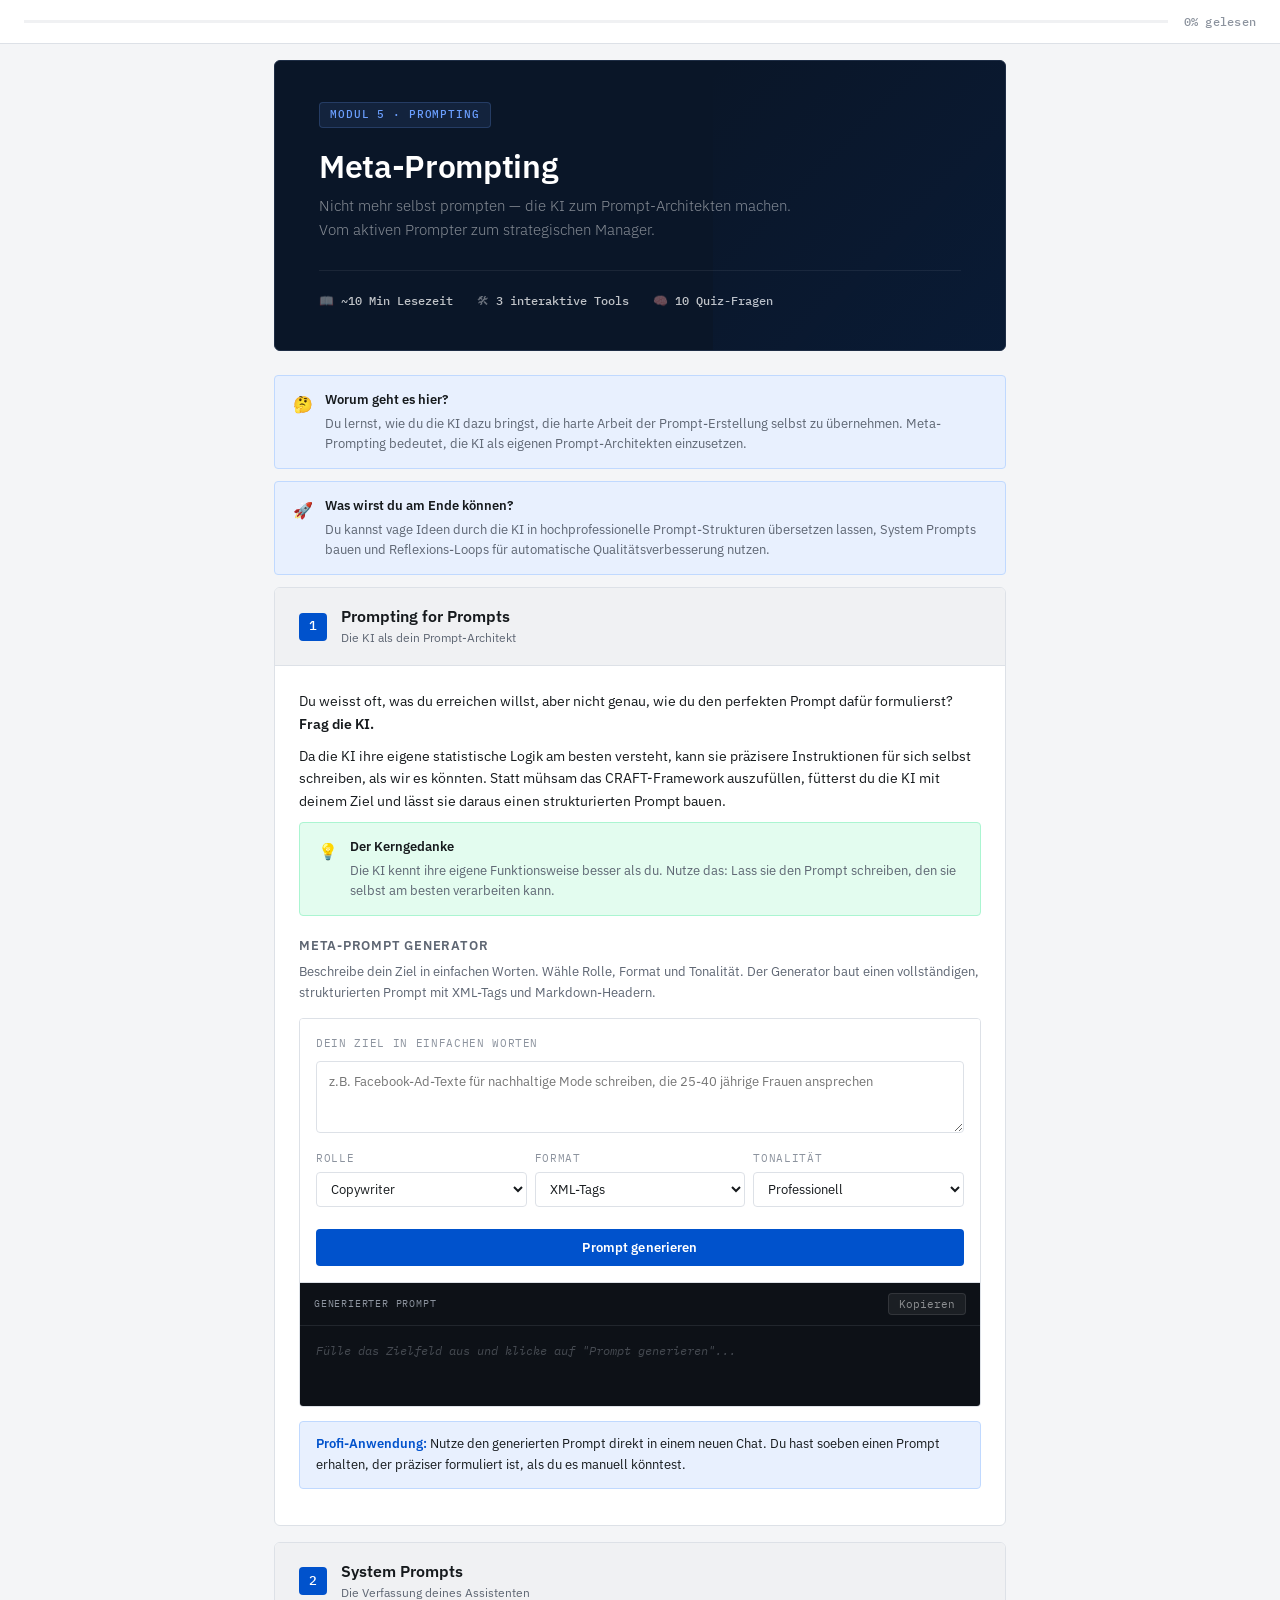
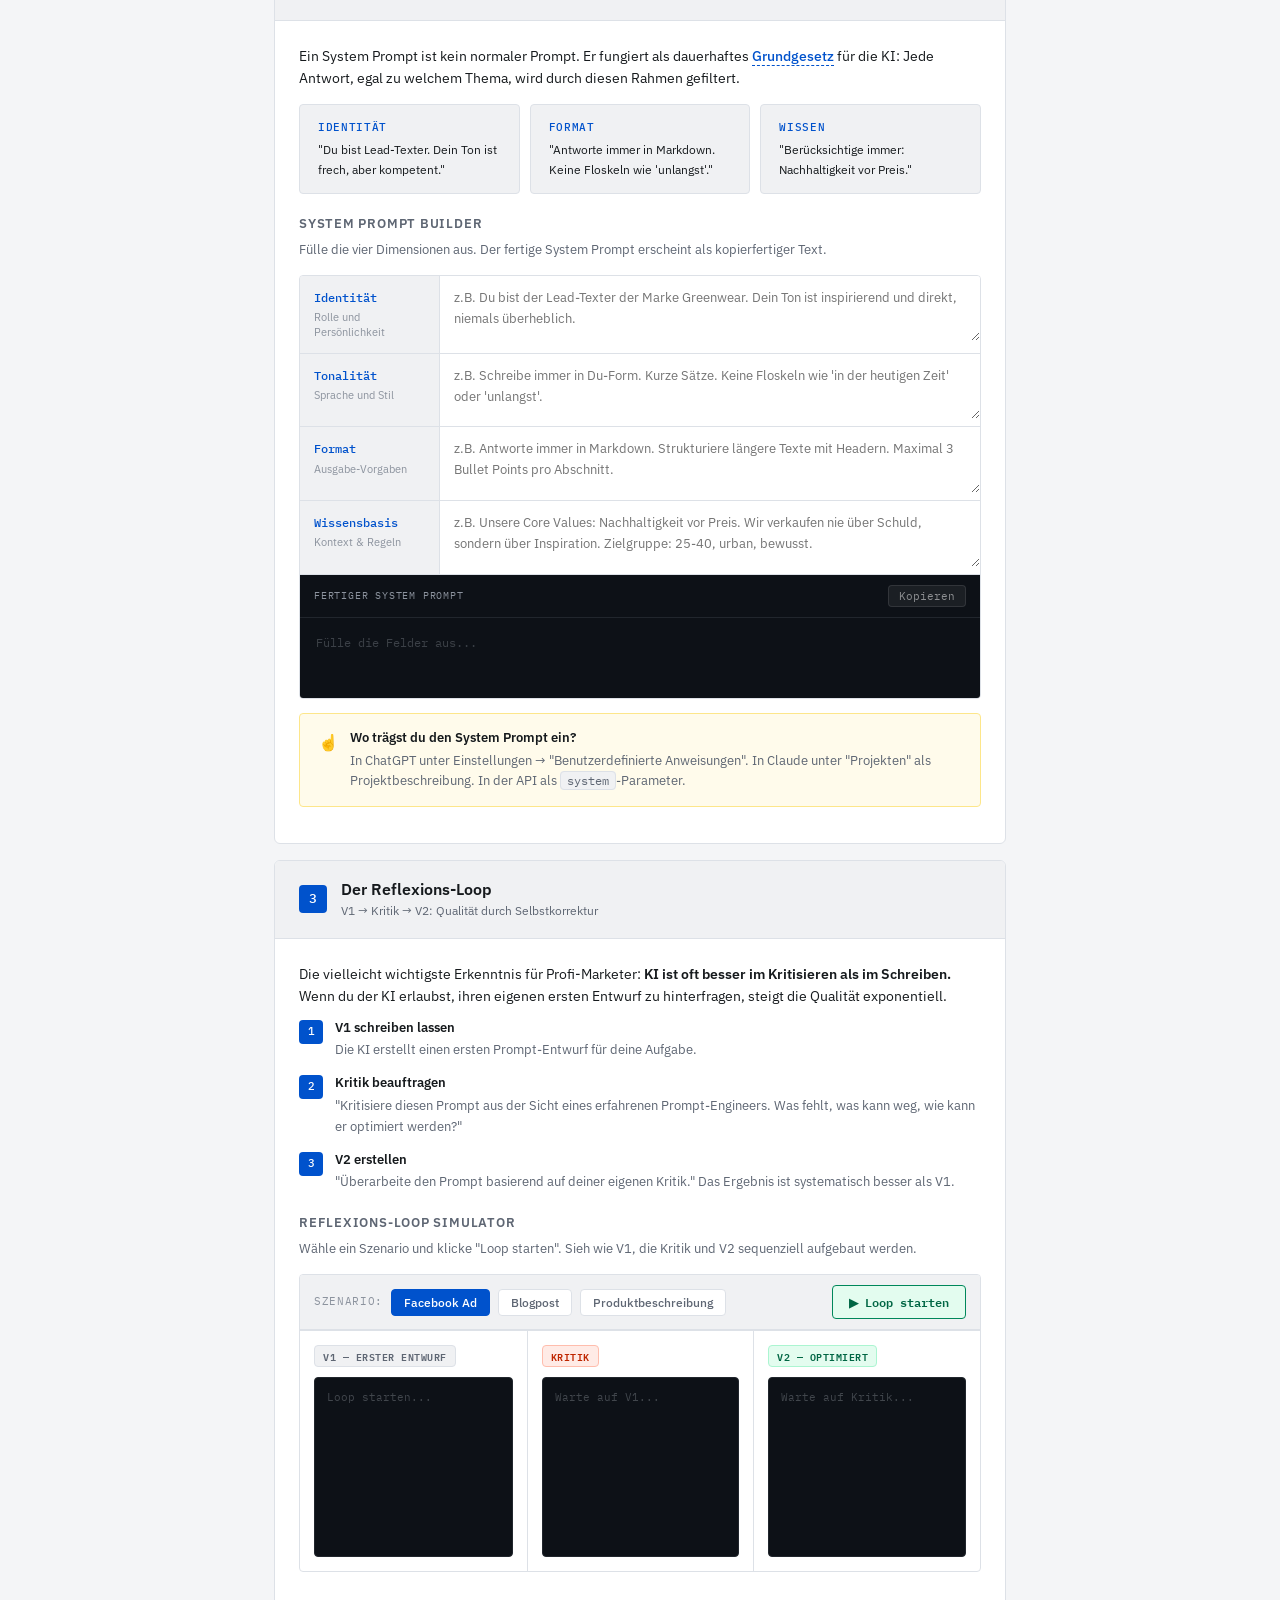
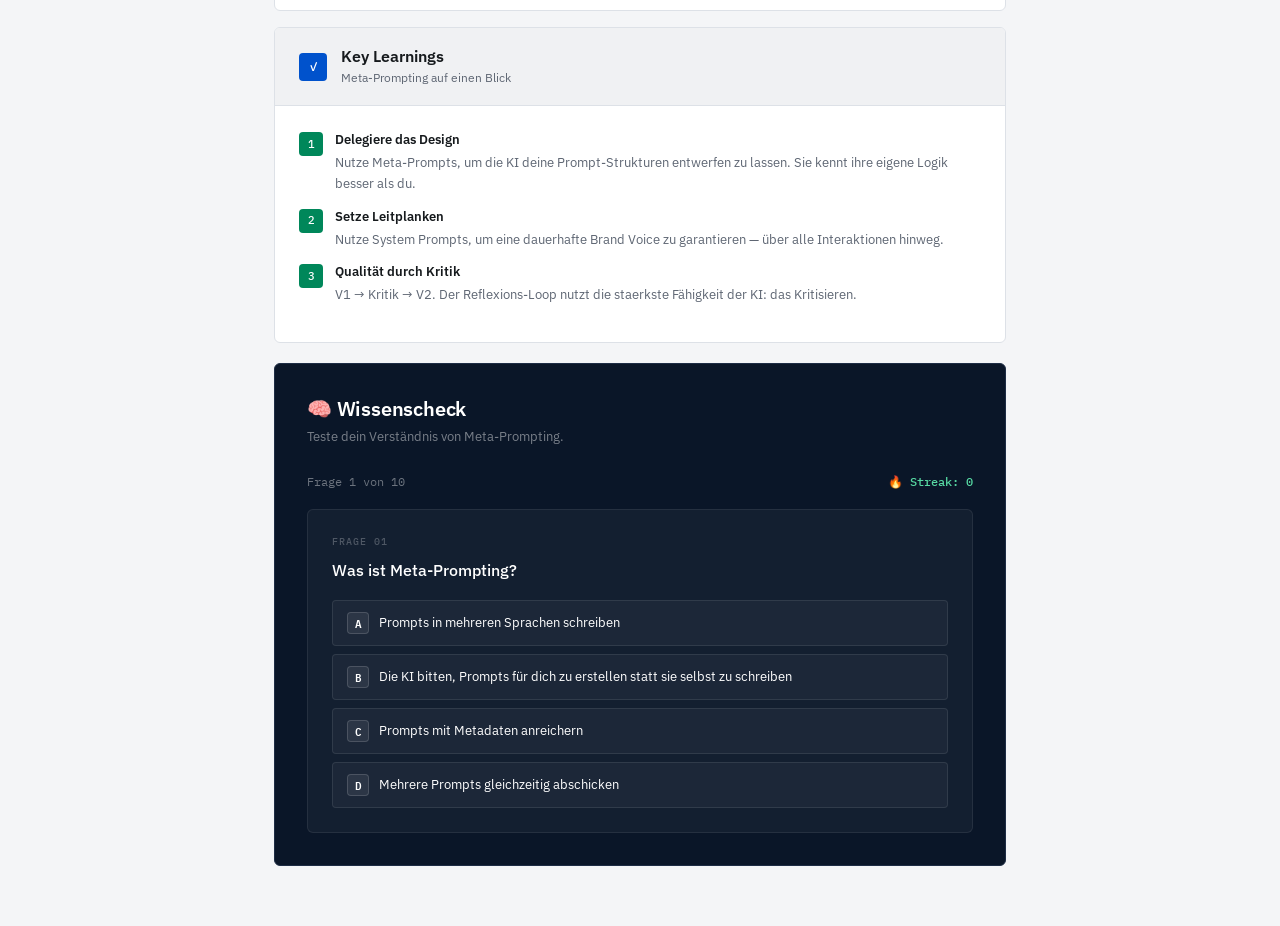
<file: module_2.4_prompting_metaprompting.html>
<!DOCTYPE html>
<html lang="de">
<head>
<meta charset="UTF-8">
<meta name="viewport" content="width=device-width, initial-scale=1.0">
<title>Modul 4: Meta-Prompting</title>
<link rel="preconnect" href="https://fonts.googleapis.com">
<link href="https://fonts.googleapis.com/css2?family=IBM+Plex+Sans:wght@300;400;500;600;700&family=IBM+Plex+Mono:wght@400;500&display=swap" rel="stylesheet">
<style>
:root {
  --bg: #F4F5F7;
  --surface: #FFFFFF;
  --surface-2: #F0F1F3;
  --border: #DDE1E7;
  --border-strong: #C1C7D0;
  --text: #161A1D;
  --text-muted: #5E6673;
  --text-subtle: #8C939E;
  --accent: #0052CC;
  --accent-light: #E8F0FE;
  --accent-hover: #0747A6;
  --accent-2: #00875A;
  --accent-2-light: #E3FCEF;
  --green: #006644;
  --red: #BF2600;
  --red-light: #FFEBE6;
  --orange-light: #FFF0E6;
  --radius: 4px;
  --radius-lg: 6px;
  --shadow-lg: 0 4px 16px rgba(0,0,0,0.10), 0 0 0 1px rgba(0,0,0,0.04);
}
* { box-sizing: border-box; margin: 0; padding: 0; }
body { font-family: 'IBM Plex Sans', sans-serif; background: var(--bg); color: var(--text); font-size: 15px; line-height: 1.6; }
h1,h2,h3,h4 { font-family: 'IBM Plex Sans', sans-serif; font-weight: 600; line-height: 1.25; }

/* ─── PROGRESS BAR ─── */
#progress-bar-wrap { position: fixed; top: 0; left: 0; right: 0; z-index: 100; background: var(--surface); border-bottom: 1px solid var(--border); padding: 0 24px; height: 44px; display: flex; align-items: center; gap: 16px; }
#progress-bar-track { flex: 1; height: 3px; background: var(--surface-2); overflow: hidden; }
#progress-bar-fill { height: 100%; background: var(--accent); width: 0%; transition: width 0.4s ease; }
#progress-label { font-size: 12px; color: var(--text-subtle); font-weight: 500; white-space: nowrap; letter-spacing: 0.02em; font-family: 'IBM Plex Mono', monospace; }

.container { max-width: 780px; margin: 0 auto; padding: 60px 24px 60px; }

/* ─── HERO ─── */
.hero { background: #0A1628; color: white; border-radius: var(--radius-lg); padding: 40px 44px; margin-bottom: 24px; position: relative; overflow: hidden; border: 1px solid #1E2D45; }
.hero::before { content: ''; position: absolute; top: 0; right: 0; bottom: 0; width: 40%; background: linear-gradient(135deg, transparent, rgba(0,82,204,0.08)); pointer-events: none; }
.module-tag { display: inline-flex; align-items: center; gap: 6px; font-size: 11px; font-weight: 500; letter-spacing: 0.08em; text-transform: uppercase; color: #6B9FFF; background: rgba(107,159,255,0.1); border: 1px solid rgba(107,159,255,0.2); padding: 3px 10px; border-radius: var(--radius); margin-bottom: 18px; font-family: 'IBM Plex Mono', monospace; }
.hero h1 { font-size: clamp(22px, 3vw, 32px); font-weight: 600; margin-bottom: 8px; letter-spacing: -0.01em; }
.hero p { color: rgba(255,255,255,0.5); font-size: 15px; max-width: 480px; font-weight: 300; }
.hero-meta { display: flex; gap: 24px; margin-top: 28px; flex-wrap: wrap; padding-top: 20px; border-top: 1px solid rgba(255,255,255,0.07); }
.hero-meta-item { display: flex; align-items: center; gap: 7px; font-size: 12px; color: rgba(255,255,255,0.4); font-family: 'IBM Plex Mono', monospace; }
.hero-meta-item span { color: rgba(255,255,255,0.75); font-weight: 500; }

/* ─── CALLOUTS ─── */
.callout { border-radius: var(--radius); padding: 14px 18px; margin-bottom: 12px; display: flex; gap: 12px; align-items: flex-start; }
.callout.blue { background: var(--accent-light); border: 1px solid #C0D9FF; }
.callout.green { background: var(--accent-2-light); border: 1px solid #ABF5D1; }
.callout.gray { background: var(--surface-2); border: 1px solid var(--border); }
.callout.yellow { background: #FFFBEB; border: 1px solid #FDE68A; }
.callout.orange { background: var(--orange-light); border: 1px solid #FFC58B; }
.callout-icon { font-size: 16px; flex-shrink: 0; margin-top: 2px; }
.callout-text strong { display: block; font-size: 13px; font-weight: 600; margin-bottom: 3px; }
.callout-text p { font-size: 13px; color: var(--text-muted); line-height: 1.55; margin: 0; }

/* ─── SECTION ─── */
.section { background: var(--surface); border: 1px solid var(--border); border-radius: var(--radius-lg); margin-bottom: 16px; overflow: hidden; }
.section-header { padding: 18px 24px; border-bottom: 1px solid var(--border); display: flex; align-items: center; gap: 14px; background: var(--surface-2); }
.section-num { width: 28px; height: 28px; border-radius: var(--radius); background: var(--accent); color: white; font-family: 'IBM Plex Mono', monospace; font-weight: 500; font-size: 13px; display: flex; align-items: center; justify-content: center; flex-shrink: 0; }
.section-header h2 { font-size: 16px; font-weight: 600; margin-bottom: 2px; }
.section-header p { font-size: 12px; color: var(--text-muted); }
.section-body { padding: 24px; }

/* ─── TYPOGRAPHY ─── */
h3 { font-size: 13px; font-weight: 600; margin: 22px 0 8px; text-transform: uppercase; letter-spacing: 0.06em; color: var(--text-muted); }
h3:first-child { margin-top: 0; }
p { color: var(--text); margin-bottom: 10px; font-size: 14px; }
p:last-child { margin-bottom: 0; }
ul { padding-left: 18px; margin-bottom: 10px; }
li { margin-bottom: 5px; color: var(--text); font-size: 14px; }
strong { font-weight: 600; }
.divider { border: none; border-top: 1px solid var(--border); margin: 22px 0; }
.inline-code { font-family: 'IBM Plex Mono', monospace; font-size: 12px; background: var(--surface-2); padding: 1px 6px; border-radius: var(--radius); border: 1px solid var(--border); }

/* ─── TOOLTIP ─── */
.tooltip-word { border-bottom: 1px dashed var(--accent); cursor: help; color: var(--accent); position: relative; font-weight: 500; }
.tooltip-popup { display: none; position: absolute; bottom: calc(100% + 6px); left: 50%; transform: translateX(-50%); background: #0A1628; color: rgba(255,255,255,0.85); font-size: 12px; line-height: 1.55; padding: 9px 13px; border-radius: var(--radius); width: 230px; z-index: 200; box-shadow: var(--shadow-lg); border: 1px solid #1E2D45; }
.tooltip-popup::after { content: ''; position: absolute; top: 100%; left: 50%; transform: translateX(-50%); border: 5px solid transparent; border-top-color: #0A1628; }
.tooltip-word:hover .tooltip-popup { display: block; }

/* ─── CHAIN STEPS ─── */
.chain-step { display: flex; align-items: flex-start; gap: 12px; margin-bottom: 12px; }
.chain-num { width: 24px; height: 24px; border-radius: var(--radius); background: var(--accent); color: white; font-weight: 500; font-size: 11px; font-family: 'IBM Plex Mono', monospace; display: flex; align-items: center; justify-content: center; flex-shrink: 0; margin-top: 2px; }
.chain-content { flex: 1; }
.chain-content strong { font-size: 13px; font-weight: 600; display: block; margin-bottom: 2px; }
.chain-content p { font-size: 13px; color: var(--text-muted); margin: 0; }

/* ─── HIGHLIGHT BOX ─── */
.highlight-box { background: var(--accent-light); border: 1px solid #C0D9FF; border-radius: var(--radius); padding: 12px 16px; margin: 12px 0; font-size: 13px; }
.highlight-box strong { color: var(--accent); }

/* ════════════════════════════════════
   META-PROMPT GENERATOR
════════════════════════════════════ */
.mpg-wrap { border: 1px solid var(--border); border-radius: var(--radius); overflow: hidden; margin: 14px 0; }

.mpg-input-area { padding: 16px; background: var(--surface); }
.mpg-input-label { font-size: 11px; font-family: 'IBM Plex Mono', monospace; text-transform: uppercase; letter-spacing: 0.06em; color: var(--text-subtle); margin-bottom: 8px; }

.mpg-textarea { width: 100%; min-height: 72px; resize: vertical; font-family: 'IBM Plex Sans', sans-serif; font-size: 13px; border: 1px solid var(--border); border-radius: var(--radius); padding: 10px 12px; outline: none; line-height: 1.6; color: var(--text); background: var(--surface); transition: border-color 0.15s; }
.mpg-textarea:focus { border-color: var(--accent); }

.mpg-options { display: grid; grid-template-columns: 1fr 1fr 1fr; gap: 8px; margin: 10px 0; }
.mpg-opt-group { }
.mpg-opt-label { font-size: 11px; font-family: 'IBM Plex Mono', monospace; text-transform: uppercase; letter-spacing: 0.06em; color: var(--text-subtle); margin-bottom: 5px; }
.mpg-select { width: 100%; padding: 7px 10px; font-size: 13px; font-family: 'IBM Plex Sans', sans-serif; border: 1px solid var(--border); border-radius: var(--radius); background: var(--surface); color: var(--text); outline: none; cursor: pointer; }
.mpg-select:focus { border-color: var(--accent); }

.mpg-generate-btn { width: 100%; margin-top: 12px; padding: 10px; font-size: 13px; font-weight: 600; border: none; border-radius: var(--radius); background: var(--accent); color: white; cursor: pointer; font-family: 'IBM Plex Sans', sans-serif; transition: background 0.15s; letter-spacing: 0.01em; }
.mpg-generate-btn:hover { background: var(--accent-hover); }

.mpg-output-area { border-top: 1px solid var(--border); background: #0D1117; }
.mpg-output-header { display: flex; align-items: center; justify-content: space-between; padding: 10px 14px; border-bottom: 1px solid #21262D; }
.mpg-output-label { font-size: 10px; font-family: 'IBM Plex Mono', monospace; text-transform: uppercase; letter-spacing: 0.08em; color: var(--text-subtle); }
.mpg-copy-btn { padding: 3px 10px; font-size: 11px; font-family: 'IBM Plex Mono', monospace; border: 1px solid rgba(255,255,255,0.1); border-radius: var(--radius); background: rgba(255,255,255,0.06); color: rgba(255,255,255,0.5); cursor: pointer; transition: all 0.15s; }
.mpg-copy-btn:hover { background: rgba(255,255,255,0.12); color: rgba(255,255,255,0.85); }
.mpg-output { padding: 14px 16px; font-family: 'IBM Plex Mono', monospace; font-size: 12px; line-height: 1.8; color: #C9D1D9; min-height: 80px; white-space: pre-wrap; }
.mpg-output .xml-tag { color: #58A6FF; }
.mpg-output .md-h1 { color: #FFA657; font-weight: 500; }
.mpg-output .str-val { color: #3FB950; }
.mpg-output .placeholder { color: rgba(201,209,217,0.3); font-style: italic; }
.mpg-output .loading-dots::after { content: '...'; animation: dots 1s steps(3,end) infinite; }
@keyframes dots { 0%,20% { content: '.'; } 40%,60% { content: '..'; } 80%,100% { content: '...'; } }

/* ════════════════════════════════════
   SYSTEM PROMPT BUILDER
════════════════════════════════════ */
.spb-wrap { border: 1px solid var(--border); border-radius: var(--radius); overflow: hidden; margin: 14px 0; }
.spb-grid { display: grid; gap: 0; }
.spb-row { display: grid; grid-template-columns: 140px 1fr; border-bottom: 1px solid var(--border); }
.spb-row:last-child { border-bottom: none; }
.spb-key { background: var(--surface-2); border-right: 1px solid var(--border); padding: 12px 14px; display: flex; flex-direction: column; gap: 3px; }
.spb-key-name { font-family: 'IBM Plex Mono', monospace; font-size: 12px; font-weight: 500; color: var(--accent); }
.spb-key-desc { font-size: 11px; color: var(--text-subtle); line-height: 1.4; }
.spb-input { padding: 0; }
.spb-textarea { width: 100%; min-height: 56px; resize: vertical; font-family: 'IBM Plex Sans', sans-serif; font-size: 13px; border: none; outline: none; padding: 12px 14px; line-height: 1.6; color: var(--text); background: var(--surface); }
.spb-preview-wrap { border-top: 1px solid var(--border); }
.spb-preview-header { display: flex; align-items: center; justify-content: space-between; padding: 10px 14px; background: #0D1117; border-bottom: 1px solid #21262D; }
.spb-preview-label { font-size: 10px; font-family: 'IBM Plex Mono', monospace; text-transform: uppercase; letter-spacing: 0.08em; color: var(--text-subtle); }
.spb-copy-btn { padding: 3px 10px; font-size: 11px; font-family: 'IBM Plex Mono', monospace; border: 1px solid rgba(255,255,255,0.1); border-radius: var(--radius); background: rgba(255,255,255,0.06); color: rgba(255,255,255,0.5); cursor: pointer; transition: all 0.15s; }
.spb-copy-btn:hover { background: rgba(255,255,255,0.12); color: rgba(255,255,255,0.85); }
.spb-preview { padding: 14px 16px; font-family: 'IBM Plex Mono', monospace; font-size: 12px; line-height: 1.8; color: #C9D1D9; min-height: 80px; white-space: pre-wrap; background: #0D1117; }
.spb-preview .sp-section { color: #FFA657; font-weight: 500; }
.spb-preview .sp-val { color: #C9D1D9; }
.spb-preview .sp-empty { color: rgba(201,209,217,0.25); }
.spb-preview .sp-rule { color: #58A6FF; }

/* ════════════════════════════════════
   REFLEXIONS-LOOP SIMULATOR
════════════════════════════════════ */
.rls-wrap { border: 1px solid var(--border); border-radius: var(--radius); overflow: hidden; margin: 14px 0; }
.rls-toolbar { background: var(--surface-2); border-bottom: 1px solid var(--border); padding: 10px 14px; display: flex; align-items: center; gap: 8px; flex-wrap: wrap; }
.rls-toolbar-label { font-size: 11px; color: var(--text-subtle); font-family: 'IBM Plex Mono', monospace; text-transform: uppercase; letter-spacing: 0.06em; }
.rls-scenario-btn { padding: 5px 12px; font-size: 12px; font-weight: 500; border: 1px solid var(--border); border-radius: var(--radius); background: var(--surface); color: var(--text-muted); cursor: pointer; transition: all 0.15s; font-family: 'IBM Plex Sans', sans-serif; }
.rls-scenario-btn.active { background: var(--accent); border-color: var(--accent); color: white; }
.rls-run-btn { margin-left: auto; padding: 6px 16px; font-size: 12px; font-weight: 600; border: 1px solid var(--accent-2); border-radius: var(--radius); background: var(--accent-2-light); color: var(--green); cursor: pointer; font-family: 'IBM Plex Mono', monospace; transition: all 0.15s; }
.rls-run-btn:hover { background: var(--accent-2); color: white; }

.rls-stages { display: grid; grid-template-columns: 1fr 1fr 1fr; border-top: 1px solid var(--border); }
.rls-stage { padding: 14px; }
.rls-stage + .rls-stage { border-left: 1px solid var(--border); }
.rls-stage-header { display: flex; align-items: center; gap: 8px; margin-bottom: 10px; }
.rls-stage-badge { font-size: 10px; font-weight: 600; font-family: 'IBM Plex Mono', monospace; text-transform: uppercase; letter-spacing: 0.05em; padding: 2px 8px; border-radius: var(--radius); }
.badge-v1 { background: var(--surface-2); color: var(--text-muted); border: 1px solid var(--border); }
.badge-critique { background: var(--red-light); color: var(--red); border: 1px solid #FFBDAD; }
.badge-v2 { background: var(--accent-2-light); color: var(--green); border: 1px solid #ABF5D1; }
.rls-output { background: #0D1117; border: 1px solid #21262D; border-radius: var(--radius); padding: 10px 12px; font-family: 'IBM Plex Mono', monospace; font-size: 11px; line-height: 1.75; color: #C9D1D9; min-height: 180px; position: relative; overflow: hidden; }
.rls-output.loading::after { content: ''; position: absolute; inset: 0; background: linear-gradient(90deg, transparent 0%, rgba(88,166,255,0.05) 50%, transparent 100%); animation: shimmer 1.2s infinite; }
@keyframes shimmer { 0% { transform: translateX(-100%); } 100% { transform: translateX(100%); } }
.rls-output .critique-line { color: #F85149; }
.rls-output .improved-line { color: #3FB950; }
.rls-output .xml-tag { color: #58A6FF; }
.rls-output .md-h { color: #FFA657; }
.rls-output .placeholder { color: rgba(201,209,217,0.28); }

.rls-delta { padding: 12px 16px; background: var(--surface-2); border-top: 1px solid var(--border); display: flex; align-items: center; gap: 12px; display: none; }
.rls-delta-label { font-size: 11px; font-family: 'IBM Plex Mono', monospace; text-transform: uppercase; letter-spacing: 0.06em; color: var(--text-subtle); }
.rls-delta-items { display: flex; gap: 8px; flex-wrap: wrap; }
.rls-delta-tag { font-size: 11px; font-weight: 500; padding: 2px 10px; border-radius: var(--radius); background: var(--accent-2-light); border: 1px solid #ABF5D1; color: var(--green); font-family: 'IBM Plex Mono', monospace; }

/* ════════════════════════════════════
   QUIZ
════════════════════════════════════ */
.quiz-section { background: #0A1628; color: white; border-radius: var(--radius-lg); padding: 32px; margin-top: 20px; border: 1px solid #1E2D45; }
.quiz-section h2 { font-size: 20px; font-weight: 600; margin-bottom: 6px; letter-spacing: -0.01em; }
.quiz-section > p { color: rgba(255,255,255,0.45); margin-bottom: 24px; font-size: 13px; }
.quiz-progress { display: flex; justify-content: space-between; align-items: center; margin-bottom: 18px; }
.quiz-progress-text { font-size: 12px; color: rgba(255,255,255,0.4); font-family: 'IBM Plex Mono', monospace; }
.quiz-streak { font-size: 12px; font-weight: 500; color: #57D9A3; font-family: 'IBM Plex Mono', monospace; }
.quiz-card { background: rgba(255,255,255,0.04); border: 1px solid rgba(255,255,255,0.08); border-radius: var(--radius-lg); padding: 24px; }
.quiz-q-num { font-size: 10px; font-weight: 500; letter-spacing: 0.1em; text-transform: uppercase; color: rgba(255,255,255,0.25); margin-bottom: 8px; font-family: 'IBM Plex Mono', monospace; }
.quiz-question { font-size: 16px; font-weight: 500; margin-bottom: 18px; line-height: 1.5; }
.quiz-options { display: grid; gap: 8px; }
.quiz-option { background: rgba(255,255,255,0.04); border: 1px solid rgba(255,255,255,0.09); border-radius: var(--radius); padding: 11px 14px; cursor: pointer; font-size: 13px; transition: all 0.15s; display: flex; align-items: center; gap: 10px; }
.quiz-option:hover:not(.disabled) { background: rgba(255,255,255,0.08); border-color: rgba(255,255,255,0.18); }
.quiz-option.correct { background: rgba(0,135,90,0.18); border-color: #00875A; }
.quiz-option.wrong { background: rgba(191,38,0,0.18); border-color: #BF2600; }
.quiz-option.disabled { cursor: default; }
.opt-indicator { width: 22px; height: 22px; border-radius: var(--radius); background: rgba(255,255,255,0.07); border: 1px solid rgba(255,255,255,0.15); display: flex; align-items: center; justify-content: center; font-size: 11px; font-weight: 600; flex-shrink: 0; font-family: 'IBM Plex Mono', monospace; }
.quiz-option.correct .opt-indicator { background: #00875A; border-color: #00875A; color: white; }
.quiz-option.wrong .opt-indicator { background: #BF2600; border-color: #BF2600; color: white; }
.quiz-feedback { margin-top: 12px; padding: 12px 14px; border-radius: var(--radius); font-size: 13px; display: none; line-height: 1.55; }
.quiz-feedback.correct { background: rgba(0,135,90,0.12); border: 1px solid rgba(0,135,90,0.3); color: #57D9A3; }
.quiz-feedback.wrong { background: rgba(191,38,0,0.12); border: 1px solid rgba(191,38,0,0.3); color: #FF8F73; }
.quiz-feedback strong { display: block; margin-bottom: 3px; font-size: 12px; }
.quiz-next-btn { margin-top: 16px; background: var(--accent); color: white; border: none; border-radius: var(--radius); padding: 10px 24px; font-size: 13px; font-weight: 500; cursor: pointer; font-family: 'IBM Plex Sans', sans-serif; display: none; transition: background 0.15s; }
.quiz-next-btn:hover { background: var(--accent-hover); }
.result-card { text-align: center; padding: 16px 0; display: none; }
.result-badge { font-size: 48px; margin-bottom: 10px; }
.result-title { font-size: 20px; font-weight: 600; margin-bottom: 6px; }
.result-sub { color: rgba(255,255,255,0.45); margin-bottom: 20px; font-size: 13px; }
.result-score { font-family: 'IBM Plex Mono', monospace; font-size: 44px; font-weight: 500; color: #57D9A3; margin-bottom: 4px; }
.result-score-label { font-size: 12px; color: rgba(255,255,255,0.4); margin-bottom: 20px; font-family: 'IBM Plex Mono', monospace; }
.result-restart-btn { background: rgba(255,255,255,0.08); color: rgba(255,255,255,0.8); border: 1px solid rgba(255,255,255,0.12); border-radius: var(--radius); padding: 10px 24px; font-size: 13px; font-weight: 500; cursor: pointer; font-family: 'IBM Plex Sans', sans-serif; display: inline-block; margin: 12px auto 0; transition: all 0.15s; }
.result-restart-btn:hover { background: rgba(255,255,255,0.13); color: white; }

@media(max-width:600px) {
  .mpg-options { grid-template-columns: 1fr; }
  .rls-stages { grid-template-columns: 1fr; }
  .rls-stage + .rls-stage { border-left: none; border-top: 1px solid var(--border); }
  .spb-row { grid-template-columns: 1fr; }
  .spb-key { border-right: none; border-bottom: 1px solid var(--border); }
  .hero { padding: 24px 20px; }
  .quiz-section { padding: 20px 16px; }
  .section-body { padding: 16px; }
}
</style>
</head>
<body>

<div id="progress-bar-wrap">
  <div id="progress-bar-track"><div id="progress-bar-fill"></div></div>
  <div id="progress-label">0% gelesen</div>
</div>

<div class="container">

  <!-- HERO -->
  <div class="hero">
    <div class="module-tag">Modul 5 · Prompting</div>
    <h1>Meta-Prompting</h1>
    <p>Nicht mehr selbst prompten — die KI zum Prompt-Architekten machen. Vom aktiven Prompter zum strategischen Manager.</p>
    <div class="hero-meta">
      <div class="hero-meta-item">📖 <span>~10 Min Lesezeit</span></div>
      <div class="hero-meta-item">🛠 <span>3 interaktive Tools</span></div>
      <div class="hero-meta-item">🧠 <span>10 Quiz-Fragen</span></div>
    </div>
  </div>

  <!-- CALLOUTS -->
  <div class="callout blue">
    <div class="callout-icon">🤔</div>
    <div class="callout-text">
      <strong>Worum geht es hier?</strong>
      <p>Du lernst, wie du die KI dazu bringst, die harte Arbeit der Prompt-Erstellung selbst zu übernehmen. Meta-Prompting bedeutet, die KI als eigenen Prompt-Architekten einzusetzen.</p>
    </div>
  </div>
  <div class="callout blue">
    <div class="callout-icon">🚀</div>
    <div class="callout-text">
      <strong>Was wirst du am Ende können?</strong>
      <p>Du kannst vage Ideen durch die KI in hochprofessionelle Prompt-Strukturen übersetzen lassen, System Prompts bauen und Reflexions-Loops für automatische Qualitätsverbesserung nutzen.</p>
    </div>
  </div>

  <!-- ══════════════════════════════════
       SECTION 1: PROMPTING FOR PROMPTS
  ══════════════════════════════════ -->
  <div class="section">
    <div class="section-header">
      <div class="section-num">1</div>
      <div>
        <h2>Prompting for Prompts</h2>
        <p>Die KI als dein Prompt-Architekt</p>
      </div>
    </div>
    <div class="section-body">
      <p>Du weisst oft, was du erreichen willst, aber nicht genau, wie du den perfekten Prompt dafür formulierst? <strong>Frag die KI.</strong></p>
      <p>Da die KI ihre eigene statistische Logik am besten versteht, kann sie präzisere Instruktionen für sich selbst schreiben, als wir es könnten. Statt mühsam das CRAFT-Framework auszufüllen, fütterst du die KI mit deinem Ziel und lässt sie daraus einen strukturierten Prompt bauen.</p>

      <div class="callout green">
        <div class="callout-icon">💡</div>
        <div class="callout-text">
          <strong>Der Kerngedanke</strong>
          <p>Die KI kennt ihre eigene Funktionsweise besser als du. Nutze das: Lass sie den Prompt schreiben, den sie selbst am besten verarbeiten kann.</p>
        </div>
      </div>

      <h3>Meta-Prompt Generator</h3>
      <p style="font-size:13px;color:var(--text-muted);margin-bottom:12px;">Beschreibe dein Ziel in einfachen Worten. Wähle Rolle, Format und Tonalität. Der Generator baut einen vollständigen, strukturierten Prompt mit XML-Tags und Markdown-Headern.</p>

      <div class="mpg-wrap">
        <div class="mpg-input-area">
          <div class="mpg-input-label">Dein Ziel in einfachen Worten</div>
          <textarea class="mpg-textarea" id="mpg-goal" placeholder="z.B. Facebook-Ad-Texte für nachhaltige Mode schreiben, die 25-40 jährige Frauen ansprechen"></textarea>
          <div class="mpg-options">
            <div class="mpg-opt-group">
              <div class="mpg-opt-label">Rolle</div>
              <select class="mpg-select" id="mpg-role">
                <option value="copywriter">Copywriter</option>
                <option value="strategist">Brand Strategist</option>
                <option value="seo">SEO Specialist</option>
                <option value="social">Social Media Manager</option>
                <option value="psychologist">Verkaufspsychologe</option>
                <option value="creative">Creative Director</option>
              </select>
            </div>
            <div class="mpg-opt-group">
              <div class="mpg-opt-label">Format</div>
              <select class="mpg-select" id="mpg-format">
                <option value="xml">XML-Tags</option>
                <option value="markdown">Markdown-Header</option>
                <option value="both">XML + Markdown</option>
                <option value="plain">Kein spezifisches</option>
              </select>
            </div>
            <div class="mpg-opt-group">
              <div class="mpg-opt-label">Tonalität</div>
              <select class="mpg-select" id="mpg-tone">
                <option value="professional">Professionell</option>
                <option value="casual">Casual &amp; direkt</option>
                <option value="creative">Kreativ &amp; mutig</option>
                <option value="data">Datengetrieben</option>
              </select>
            </div>
          </div>
          <button class="mpg-generate-btn" onclick="generateMetaPrompt()">Prompt generieren</button>
        </div>
        <div class="mpg-output-area">
          <div class="mpg-output-header">
            <span class="mpg-output-label">Generierter Prompt</span>
            <button class="mpg-copy-btn" onclick="copyMpg()">Kopieren</button>
          </div>
          <div class="mpg-output" id="mpg-output"><span class="placeholder">Fülle das Zielfeld aus und klicke auf "Prompt generieren"...</span></div>
        </div>
      </div>

      <div class="highlight-box">
        <strong>Profi-Anwendung:</strong> Nutze den generierten Prompt direkt in einem neuen Chat. Du hast soeben einen Prompt erhalten, der präziser formuliert ist, als du es manuell könntest.
      </div>
    </div>
  </div>

  <!-- ══════════════════════════════════
       SECTION 2: SYSTEM PROMPTS
  ══════════════════════════════════ -->
  <div class="section">
    <div class="section-header">
      <div class="section-num">2</div>
      <div>
        <h2>System Prompts</h2>
        <p>Die Verfassung deines Assistenten</p>
      </div>
    </div>
    <div class="section-body">
      <p>Ein System Prompt ist kein normaler Prompt. Er fungiert als dauerhaftes <span class="tooltip-word">Grundgesetz<span class="tooltip-popup">Der System Prompt wird bei jeder Interaktion mitgesendet — unsichtbar für den Nutzer, aber immer präsent für die KI. Er definiert den permanenten Rahmen aller Antworten.</span></span> für die KI: Jede Antwort, egal zu welchem Thema, wird durch diesen Rahmen gefiltert.</p>

      <div style="display:grid;grid-template-columns:1fr 1fr 1fr;gap:10px;margin:14px 0;">
        <div class="callout gray" style="margin:0;flex-direction:column;gap:4px;">
          <div style="font-size:11px;font-family:'IBM Plex Mono',monospace;color:var(--accent);text-transform:uppercase;letter-spacing:0.06em;font-weight:500;">Identität</div>
          <p style="font-size:12px;margin:0;">"Du bist Lead-Texter. Dein Ton ist frech, aber kompetent."</p>
        </div>
        <div class="callout gray" style="margin:0;flex-direction:column;gap:4px;">
          <div style="font-size:11px;font-family:'IBM Plex Mono',monospace;color:var(--accent);text-transform:uppercase;letter-spacing:0.06em;font-weight:500;">Format</div>
          <p style="font-size:12px;margin:0;">"Antworte immer in Markdown. Keine Floskeln wie 'unlangst'."</p>
        </div>
        <div class="callout gray" style="margin:0;flex-direction:column;gap:4px;">
          <div style="font-size:11px;font-family:'IBM Plex Mono',monospace;color:var(--accent);text-transform:uppercase;letter-spacing:0.06em;font-weight:500;">Wissen</div>
          <p style="font-size:12px;margin:0;">"Berücksichtige immer: Nachhaltigkeit vor Preis."</p>
        </div>
      </div>

      <h3>System Prompt Builder</h3>
      <p style="font-size:13px;color:var(--text-muted);margin-bottom:12px;">Fülle die vier Dimensionen aus. Der fertige System Prompt erscheint als kopierfertiger Text.</p>

      <div class="spb-wrap">
        <div class="spb-grid">
          <div class="spb-row">
            <div class="spb-key">
              <div class="spb-key-name">Identität</div>
              <div class="spb-key-desc">Rolle und Persönlichkeit</div>
            </div>
            <div class="spb-input">
              <textarea class="spb-textarea" id="spb-identity" placeholder="z.B. Du bist der Lead-Texter der Marke Greenwear. Dein Ton ist inspirierend und direkt, niemals überheblich." oninput="updateSpb()"></textarea>
            </div>
          </div>
          <div class="spb-row">
            <div class="spb-key">
              <div class="spb-key-name">Tonalität</div>
              <div class="spb-key-desc">Sprache und Stil</div>
            </div>
            <div class="spb-input">
              <textarea class="spb-textarea" id="spb-tone" placeholder="z.B. Schreibe immer in Du-Form. Kurze Sätze. Keine Floskeln wie 'in der heutigen Zeit' oder 'unlangst'." oninput="updateSpb()"></textarea>
            </div>
          </div>
          <div class="spb-row">
            <div class="spb-key">
              <div class="spb-key-name">Format</div>
              <div class="spb-key-desc">Ausgabe-Vorgaben</div>
            </div>
            <div class="spb-input">
              <textarea class="spb-textarea" id="spb-format" placeholder="z.B. Antworte immer in Markdown. Strukturiere längere Texte mit Headern. Maximal 3 Bullet Points pro Abschnitt." oninput="updateSpb()"></textarea>
            </div>
          </div>
          <div class="spb-row">
            <div class="spb-key">
              <div class="spb-key-name">Wissensbasis</div>
              <div class="spb-key-desc">Kontext &amp; Regeln</div>
            </div>
            <div class="spb-input">
              <textarea class="spb-textarea" id="spb-knowledge" placeholder="z.B. Unsere Core Values: Nachhaltigkeit vor Preis. Wir verkaufen nie über Schuld, sondern über Inspiration. Zielgruppe: 25-40, urban, bewusst." oninput="updateSpb()"></textarea>
            </div>
          </div>
        </div>
        <div class="spb-preview-wrap">
          <div class="spb-preview-header">
            <span class="spb-preview-label">Fertiger System Prompt</span>
            <button class="spb-copy-btn" onclick="copySpb()">Kopieren</button>
          </div>
          <div class="spb-preview" id="spb-preview"><span class="sp-empty">Fülle die Felder aus...</span></div>
        </div>
      </div>

      <div class="callout yellow">
        <div class="callout-icon">☝️</div>
        <div class="callout-text">
          <strong>Wo trägst du den System Prompt ein?</strong>
          <p>In ChatGPT unter Einstellungen → "Benutzerdefinierte Anweisungen". In Claude unter "Projekten" als Projektbeschreibung. In der API als <span class="inline-code">system</span>-Parameter.</p>
        </div>
      </div>
    </div>
  </div>

  <!-- ══════════════════════════════════
       SECTION 3: REFLEXIONS-LOOP
  ══════════════════════════════════ -->
  <div class="section">
    <div class="section-header">
      <div class="section-num">3</div>
      <div>
        <h2>Der Reflexions-Loop</h2>
        <p>V1 → Kritik → V2: Qualität durch Selbstkorrektur</p>
      </div>
    </div>
    <div class="section-body">
      <p>Die vielleicht wichtigste Erkenntnis für Profi-Marketer: <strong>KI ist oft besser im Kritisieren als im Schreiben.</strong> Wenn du der KI erlaubst, ihren eigenen ersten Entwurf zu hinterfragen, steigt die Qualität exponentiell.</p>

      <div class="chain-step">
        <div class="chain-num">1</div>
        <div class="chain-content"><strong>V1 schreiben lassen</strong><p>Die KI erstellt einen ersten Prompt-Entwurf für deine Aufgabe.</p></div>
      </div>
      <div class="chain-step">
        <div class="chain-num">2</div>
        <div class="chain-content"><strong>Kritik beauftragen</strong><p>"Kritisiere diesen Prompt aus der Sicht eines erfahrenen Prompt-Engineers. Was fehlt, was kann weg, wie kann er optimiert werden?"</p></div>
      </div>
      <div class="chain-step">
        <div class="chain-num">3</div>
        <div class="chain-content"><strong>V2 erstellen</strong><p>"Überarbeite den Prompt basierend auf deiner eigenen Kritik." Das Ergebnis ist systematisch besser als V1.</p></div>
      </div>

      <h3>Reflexions-Loop Simulator</h3>
      <p style="font-size:13px;color:var(--text-muted);margin-bottom:12px;">Wähle ein Szenario und klicke "Loop starten". Sieh wie V1, die Kritik und V2 sequenziell aufgebaut werden.</p>

      <div class="rls-wrap">
        <div class="rls-toolbar">
          <span class="rls-toolbar-label">Szenario:</span>
          <button class="rls-scenario-btn active" onclick="selectRls(0,this)">Facebook Ad</button>
          <button class="rls-scenario-btn" onclick="selectRls(1,this)">Blogpost</button>
          <button class="rls-scenario-btn" onclick="selectRls(2,this)">Produktbeschreibung</button>
          <button class="rls-run-btn" onclick="runRls()">▶ Loop starten</button>
        </div>
        <div class="rls-stages">
          <div class="rls-stage">
            <div class="rls-stage-header"><span class="rls-stage-badge badge-v1">V1 — Erster Entwurf</span></div>
            <div class="rls-output" id="rls-out-1"><span class="placeholder">Loop starten...</span></div>
          </div>
          <div class="rls-stage">
            <div class="rls-stage-header"><span class="rls-stage-badge badge-critique">Kritik</span></div>
            <div class="rls-output" id="rls-out-2"><span class="placeholder">Warte auf V1...</span></div>
          </div>
          <div class="rls-stage">
            <div class="rls-stage-header"><span class="rls-stage-badge badge-v2">V2 — Optimiert</span></div>
            <div class="rls-output" id="rls-out-3"><span class="placeholder">Warte auf Kritik...</span></div>
          </div>
        </div>
        <div class="rls-delta" id="rls-delta">
          <span class="rls-delta-label">Verbesserungen in V2:</span>
          <div class="rls-delta-items" id="rls-delta-items"></div>
        </div>
      </div>
    </div>
  </div>

  <!-- ══════════════════════════════════
       KEY LEARNINGS
  ══════════════════════════════════ -->
  <div class="section">
    <div class="section-header">
      <div class="section-num" style="font-size:12px;">✓</div>
      <div><h2>Key Learnings</h2><p>Meta-Prompting auf einen Blick</p></div>
    </div>
    <div class="section-body">
      <div class="chain-step">
        <div class="chain-num" style="background:var(--accent-2);">1</div>
        <div class="chain-content"><strong>Delegiere das Design</strong><p>Nutze Meta-Prompts, um die KI deine Prompt-Strukturen entwerfen zu lassen. Sie kennt ihre eigene Logik besser als du.</p></div>
      </div>
      <div class="chain-step">
        <div class="chain-num" style="background:var(--accent-2);">2</div>
        <div class="chain-content"><strong>Setze Leitplanken</strong><p>Nutze System Prompts, um eine dauerhafte Brand Voice zu garantieren — über alle Interaktionen hinweg.</p></div>
      </div>
      <div class="chain-step">
        <div class="chain-num" style="background:var(--accent-2);">3</div>
        <div class="chain-content"><strong>Qualität durch Kritik</strong><p>V1 → Kritik → V2. Der Reflexions-Loop nutzt die staerkste Fähigkeit der KI: das Kritisieren.</p></div>
      </div>
    </div>
  </div>

  <!-- QUIZ -->
  <div class="quiz-section">
    <h2>🧠 Wissenscheck</h2>
    <p>Teste dein Verständnis von Meta-Prompting.</p>
    <div class="quiz-progress">
      <div class="quiz-progress-text" id="quiz-progress-text">Frage 1 von 10</div>
      <div class="quiz-streak">🔥 Streak: <span id="streak-count">0</span></div>
    </div>
    <div id="quiz-game">
      <div class="quiz-card">
        <div class="quiz-q-num" id="q-num">FRAGE 01</div>
        <div class="quiz-question" id="q-text"></div>
        <div class="quiz-options" id="q-options"></div>
        <div class="quiz-feedback" id="q-feedback"></div>
        <button class="quiz-next-btn" id="next-btn" onclick="nextQuestion()">Weiter →</button>
      </div>
    </div>
    <div class="result-card" id="result-card">
      <div class="result-badge" id="result-badge"></div>
      <div class="result-title" id="result-title"></div>
      <div class="result-sub" id="result-sub"></div>
      <div class="result-score" id="result-score"></div>
      <div class="result-score-label">richtige Antworten</div>
      <button class="result-restart-btn" onclick="restartQuiz()">Quiz wiederholen</button>
    </div>
  </div>

</div>

<script>
// ─── PROGRESS BAR ─────────────────────────────
window.addEventListener('scroll', () => {
  const pct = Math.min(100, Math.round((window.scrollY / (document.documentElement.scrollHeight - window.innerHeight)) * 100));
  document.getElementById('progress-bar-fill').style.width = pct + '%';
  document.getElementById('progress-label').textContent = pct + '% gelesen';
});

function esc(s) {
  return String(s).replace(/&/g,'&amp;').replace(/</g,'&lt;').replace(/>/g,'&gt;');
}

// ════════════════════════════════════
// META-PROMPT GENERATOR
// ════════════════════════════════════
const roleLabels = {
  copywriter: 'erfahrenen Copywriter',
  strategist: 'Senior Brand Strategist',
  seo: 'SEO-Spezialisten',
  social: 'Social Media Manager',
  psychologist: 'Verkaufspsychologen und Creative Director',
  creative: 'Creative Director'
};

const toneLabels = {
  professional: 'professionell, präzise und faktenbasiert',
  casual: 'direkt, knapp und ohne Marketingfloskeln',
  creative: 'kreativ, mutig und unerwartet',
  data: 'datengetrieben und analytisch mit konkreten Metriken'
};

const formatSnippets = {
  xml: (goal, role, tone) =>
`<span class="md-h"># Identity</span>
Du bist ein ${esc(roleLabels[role])} mit 10 Jahren Erfahrung im digitalen Marketing.

<span class="md-h"># Task</span>
${esc(goal)}

<span class="xml-tag">&lt;constraints&gt;</span>
- Ton: ${esc(toneLabels[tone])}
- Kein Fachjargon ohne Erklärung
- Jede Aussage muss handlungsrelevant sein
<span class="xml-tag">&lt;/constraints&gt;</span>

<span class="xml-tag">&lt;output_format&gt;</span>
Liefere das Ergebnis strukturiert. Beginne direkt mit dem Inhalt,
ohne Präambel oder Meta-Kommentare.
<span class="xml-tag">&lt;/output_format&gt;</span>`,

  markdown: (goal, role, tone) =>
`<span class="md-h"># Identity</span>
Du bist ein ${esc(roleLabels[role])} mit 10 Jahren Erfahrung.

<span class="md-h"># Context</span>
${esc(goal)}

<span class="md-h"># Constraints</span>
- Ton: ${esc(toneLabels[tone])}
- Keine generischen Aussagen ohne konkreten Nutzen

<span class="md-h"># Output</span>
Strukturiert, direkt, ohne Präambel.`,

  both: (goal, role, tone) =>
`<span class="md-h"># Identity</span>
Du bist ein ${esc(roleLabels[role])}.

<span class="md-h"># Task</span>
${esc(goal)}

<span class="xml-tag">&lt;constraints&gt;</span>
Ton: ${esc(toneLabels[tone])}.
Keine Floskeln. Handlungsrelevanz in jedem Satz.
<span class="xml-tag">&lt;/constraints&gt;</span>

<span class="md-h"># Output Format</span>
<span class="xml-tag">&lt;output&gt;</span>
Strukturiert. Direkt. Ohne Präambel.
<span class="xml-tag">&lt;/output&gt;</span>`,

  plain: (goal, role, tone) =>
`Du bist ein ${esc(roleLabels[role])} mit 10 Jahren Erfahrung im digitalen Marketing.

Aufgabe: ${esc(goal)}

Halte dich an folgende Vorgaben:
- Ton: ${esc(toneLabels[tone])}
- Keine Floskeln oder generischen Aussagen
- Jeder Satz muss direkt zum Ziel beitragen

Beginne direkt mit dem Inhalt.`
};

let mpgGenerating = false;

function generateMetaPrompt() {
  const goal = document.getElementById('mpg-goal').value.trim();
  if (!goal) { document.getElementById('mpg-goal').focus(); return; }
  if (mpgGenerating) return;
  mpgGenerating = true;

  const role = document.getElementById('mpg-role').value;
  const format = document.getElementById('mpg-format').value;
  const tone = document.getElementById('mpg-tone').value;
  const out = document.getElementById('mpg-output');

  out.innerHTML = '<span class="loading-dots">Generiere Prompt</span>';

  setTimeout(() => {
    out.innerHTML = formatSnippets[format](goal, role, tone);
    mpgGenerating = false;
  }, 900);
}

function copyMpg() {
  const text = document.getElementById('mpg-output').innerText;
  navigator.clipboard.writeText(text);
  const btn = document.querySelector('.mpg-copy-btn');
  btn.textContent = 'Kopiert ✓';
  setTimeout(() => btn.textContent = 'Kopieren', 1600);
}

// ════════════════════════════════════
// SYSTEM PROMPT BUILDER
// ════════════════════════════════════
function updateSpb() {
  const identity = document.getElementById('spb-identity').value.trim();
  const tone = document.getElementById('spb-tone').value.trim();
  const format = document.getElementById('spb-format').value.trim();
  const knowledge = document.getElementById('spb-knowledge').value.trim();
  const el = document.getElementById('spb-preview');

  if (!identity && !tone && !format && !knowledge) {
    el.innerHTML = '<span class="sp-empty">Fülle die Felder aus...</span>';
    return;
  }

  let parts = [];
  if (identity) parts.push(`<span class="sp-section"># Identität</span>\n<span class="sp-val">${esc(identity)}</span>`);
  if (tone) parts.push(`<span class="sp-section"># Tonalität</span>\n<span class="sp-val">${esc(tone)}</span>`);
  if (format) {
    const rules = format.split('.').map(s => s.trim()).filter(Boolean);
    const formatted = rules.map(r => '<span class="sp-rule">- ' + esc(r) + '.</span>').join('\n');
    parts.push(`<span class="sp-section"># Format-Regeln</span>\n${formatted}`);
  }
  if (knowledge) parts.push(`<span class="sp-section"># Wissensbasis</span>\n<span class="sp-val">${esc(knowledge)}</span>`);

  el.innerHTML = parts.join('\n\n');
}

function copySpb() {
  const text = document.getElementById('spb-preview').innerText;
  navigator.clipboard.writeText(text);
  const btn = document.querySelector('.spb-copy-btn');
  btn.textContent = 'Kopiert ✓';
  setTimeout(() => btn.textContent = 'Kopieren', 1600);
}

// ════════════════════════════════════
// REFLEXIONS-LOOP SIMULATOR
// ════════════════════════════════════
const rlsScenarios = [
  {
    label: 'Facebook Ad',
    v1: `Agiere als Copywriter.
Schreibe eine Facebook-Anzeige für
nachhaltige Mode.
Ton: positiv.
Zielgruppe: Frauen.`,
    critique: `<span class="critique-line">✗ Keine klare Rollendefinition</span>
<span class="critique-line">✗ Zielgruppe zu vage (nur "Frauen")</span>
<span class="critique-line">✗ Kein spezifischer Nutzen genannt</span>
<span class="critique-line">✗ Kein Format-Constraint (Länge, CTA)</span>
<span class="critique-line">✗ "Positiv" ist keine verwertbare Ton-Angabe</span>
<span class="critique-line">✗ Kein Hinweis auf Plattform-Spezifika</span>`,
    v2: `<span class="xml-tag">&lt;identity&gt;</span>
Du bist Verkaufspsychologe und Copywriter
mit Fokus auf nachhaltigen D2C-Brands.
<span class="xml-tag">&lt;/identity&gt;</span>

<span class="xml-tag">&lt;task&gt;</span>
Schreibe 3 Facebook-Ad-Varianten (Hook +
Body + CTA) für nachhaltige Damenmode.
Zielgruppe: Frauen 28-40, urban, bewusst.
<span class="xml-tag">&lt;/task&gt;</span>

<span class="xml-tag">&lt;constraints&gt;</span>
<span class="improved-line">+ Hook: max. 8 Wörter, emotionaler Trigger</span>
<span class="improved-line">+ Body: 2-3 Sätze, Nutzen vor Produktmerkmale</span>
<span class="improved-line">+ CTA: Dringlichkeit ohne Druck</span>
<span class="improved-line">+ Ton: inspirierend, nie schuldend</span>
<span class="xml-tag">&lt;/constraints&gt;</span>`,
    improvements: ['Spezifische Zielgruppe', 'Format-Constraints', 'Nutzen-Fokus', 'Klare Rolle', '3 Varianten']
  },
  {
    label: 'Blogpost',
    v1: `Schreibe einen Blogpost über
KI im Marketing.
SEO-optimiert.
Länge: lang.
Ton: informativ.`,
    critique: `<span class="critique-line">✗ Keyword fehlt komplett</span>
<span class="critique-line">✗ "Lang" ist keine Wortzahl-Angabe</span>
<span class="critique-line">✗ Zielgruppe und Wissensstand unklar</span>
<span class="critique-line">✗ Keine Struktur-Vorgabe (H2s, etc.)</span>
<span class="critique-line">✗ Kein konkretes Ziel des Artikels</span>
<span class="critique-line">✗ "Informativ" ohne Abgrenzung zu anderen</span>`,
    v2: `<span class="md-h"># Identity</span>
Du bist Senior Content Strategist mit
SEO-Expertise für B2B SaaS.

<span class="md-h"># Task</span>
Erstelle einen 1.200-Wort-Blogpost.
Fokus-Keyword: "KI im Marketing 2025"
Ziel: Top-10-Ranking + Lead-Generierung

<span class="md-h"># Audience</span>
<span class="improved-line">+ Marketing Manager, 5+ Jahre Erfahrung</span>
<span class="improved-line">+ KI-Basiswissen vorhanden</span>
<span class="improved-line">+ Sucht konkrete Anwendungsbeispiele</span>

<span class="md-h"># Structure</span>
<span class="improved-line">+ H1: Keyword enthalten</span>
<span class="improved-line">+ 4x H2 mit Keyword-Varianten</span>
<span class="improved-line">+ 1 Praxis-Beispiel pro Abschnitt</span>
<span class="improved-line">+ CTA am Ende: Demo-Anfrage</span>`,
    improvements: ['Wortzahl definiert', 'Konkretes Keyword', 'Zielgruppe spezifisch', 'Struktur-Vorgabe', 'Klares Ziel']
  },
  {
    label: 'Produktbeschreibung',
    v1: `Schreibe eine Produktbeschreibung
für unsere neue Tasche.
Hebe die Vorteile hervor.
Kaufanreiz schaffen.`,
    critique: `<span class="critique-line">✗ Produkt-Details fehlen komplett</span>
<span class="critique-line">✗ "Vorteile" ohne Priorisierung wertlos</span>
<span class="critique-line">✗ Keine Kanalangabe (Web, Amazon, Print?)</span>
<span class="critique-line">✗ Preis-Segment und Positionierung fehlen</span>
<span class="critique-line">✗ Zielgruppe komplett offen</span>
<span class="critique-line">✗ Keine Länge- oder Format-Vorgabe</span>`,
    v2: `<span class="xml-tag">&lt;identity&gt;</span>
Du bist Produkttexter für Premium-
Accessoires im D2C-Segment.
<span class="xml-tag">&lt;/identity&gt;</span>

<span class="xml-tag">&lt;product&gt;</span>
<span class="improved-line">+ Name: [PRODUKT_NAME]</span>
<span class="improved-line">+ USP: [HAUPTVORTEIL]</span>
<span class="improved-line">+ Material: [MATERIAL]</span>
<span class="improved-line">+ Preis-Segment: Premium (150-300 EUR)</span>
<span class="xml-tag">&lt;/product&gt;</span>

<span class="xml-tag">&lt;constraints&gt;</span>
Kanal: Produktseite (Desktop + Mobile)
Länge: 80-120 Wörter
Struktur: Hook-Satz, 2-3 Benefits,
emotionaler Abschluss
Ton: aspirational, nie protzig
<span class="xml-tag">&lt;/constraints&gt;</span>`,
    improvements: ['Produkt-Context', 'Kanal spezifiziert', 'Wortzahl definiert', 'Struktur vorgegeben', 'Variablen eingebaut']
  }
];

let currentRls = 0, rlsRunning = false;

function selectRls(idx, btn) {
  currentRls = idx;
  document.querySelectorAll('.rls-scenario-btn').forEach(b => b.classList.remove('active'));
  btn.classList.add('active');
  resetRls();
}

function resetRls() {
  document.getElementById('rls-out-1').innerHTML = '<span class="placeholder">Loop starten...</span>';
  document.getElementById('rls-out-1').classList.remove('loading');
  document.getElementById('rls-out-2').innerHTML = '<span class="placeholder">Warte auf V1...</span>';
  document.getElementById('rls-out-2').classList.remove('loading');
  document.getElementById('rls-out-3').innerHTML = '<span class="placeholder">Warte auf Kritik...</span>';
  document.getElementById('rls-out-3').classList.remove('loading');
  document.getElementById('rls-delta').style.display = 'none';
  rlsRunning = false;
}

function runRls() {
  if (rlsRunning) return;
  rlsRunning = true;
  resetRls();

  const s = rlsScenarios[currentRls];

  // Stage 1: V1
  const o1 = document.getElementById('rls-out-1');
  o1.innerHTML = '';
  o1.classList.add('loading');
  setTimeout(() => {
    o1.classList.remove('loading');
    o1.innerHTML = esc(s.v1).replace(/\n/g, '\n');
    // Stage 2: Critique
    const o2 = document.getElementById('rls-out-2');
    o2.innerHTML = '';
    o2.classList.add('loading');
    setTimeout(() => {
      o2.classList.remove('loading');
      o2.innerHTML = s.critique;
      // Stage 3: V2
      const o3 = document.getElementById('rls-out-3');
      o3.innerHTML = '';
      o3.classList.add('loading');
      setTimeout(() => {
        o3.classList.remove('loading');
        o3.innerHTML = s.v2;
        // Delta bar
        const delta = document.getElementById('rls-delta');
        const items = document.getElementById('rls-delta-items');
        items.innerHTML = s.improvements.map(i => `<span class="rls-delta-tag">+ ${i}</span>`).join('');
        delta.style.display = 'flex';
        rlsRunning = false;
      }, 1200);
    }, 1100);
  }, 900);
}

// ════════════════════════════════════
// QUIZ
// ════════════════════════════════════
const questions = [
  {
    q: 'Was ist Meta-Prompting?',
    options: ['Prompts in mehreren Sprachen schreiben', 'Die KI bitten, Prompts für dich zu erstellen statt sie selbst zu schreiben', 'Prompts mit Metadaten anreichern', 'Mehrere Prompts gleichzeitig abschicken'],
    correct: 1,
    feedback: 'Richtig. Meta-Prompting bedeutet: Du beschreibst dein Ziel, die KI formuliert daraus den optimalen Prompt für sich selbst. Du wechselst vom Prompter zum Prompt-Manager.'
  },
  {
    q: 'Warum kann die KI oft bessere Prompts für sich selbst schreiben als Menschen?',
    options: ['Weil sie schneller tippt', 'Weil sie ihre eigene statistische Verarbeitungslogik kennt und weiss, welche Instruktionen sie am präzisesten steuern', 'Weil sie mehr Trainingsdaten hat als wir', 'Weil Meta-Prompts immer kurzer sind'],
    correct: 1,
    feedback: 'Korrekt. Die KI "kennt" ihre eigene Logik von innen. Sie weiss, welche Formulierungen, Strukturen und Kontexte ihren eigenen Output am staerksten beeinflussen.'
  },
  {
    q: 'Was unterscheidet einen System Prompt von einem normalen Prompt?',
    options: ['Er wird automatisch auf Englisch übersetzt', 'Er gilt dauerhaft für alle Interaktionen, nicht nur für einen Chat', 'Er ist kürzer als normale Prompts', 'Er wird von der KI ignoriert'],
    correct: 1,
    feedback: 'Genau. Der System Prompt ist das Grundgesetz: Er bleibt bei jeder Antwort aktiv, egal was der Nutzer fragt. So wird aus einem generischen Chatbot ein konsistenter Marken-Assistent.'
  },
  {
    q: 'Was kann man in einem System Prompt festlegen?',
    options: ['Nur die Sprache der Ausgabe', 'Nur das Ausgabe-Format', 'Identität, Tonalität, Format-Regeln und Wissens-Basis gleichzeitig', 'Nur die maximale Antwortlänge'],
    correct: 2,
    feedback: 'Richtig. Ein gut aufgebauter System Prompt kombiniert alle vier Dimensionen: Wer ist die KI (Identität), wie spricht sie (Ton), wie formatiert sie (Format), was weiss sie (Wissen).'
  },
  {
    q: 'Was ist der erste Schritt im Reflexions-Loop?',
    options: ['Die KI bittet, Fehler zu finden', 'Die KI einen ersten Entwurf erstellen lassen (V1)', 'Das Ergebnis direkt veröffentlichen', 'Den Prompt an einen Kollegen schicken'],
    correct: 1,
    feedback: 'Korrekt. V1 ist der Ausgangspunkt. Ohne einen ersten Entwurf gibt es nichts zu kritisieren. Der Loop beginnt immer mit: Schreibe erst, dann kritisiere.'
  },
  {
    q: 'Warum ist KI oft besser im Kritisieren als im Schreiben?',
    options: ['Weil Kritik kürzere Antworten erzeugt', 'Weil die KI beim Evaluieren mehrere Perspektiven gleichzeitig aktiviert und systematisch gegen Kriterien prüft', 'Weil Kritik weniger Token braucht', 'Weil das Modell beim Kritisieren heisser wird'],
    correct: 1,
    feedback: 'Genau. Beim Kritisieren scannt die KI den Text systematisch gegen implizite Qualitätskriterien. Dieses Evaluations-Muster ist in den Trainingsdaten (z.B. Code-Reviews, Peer-Reviews) sehr stark.'
  },
  {
    q: 'Was ist der Hauptvorteil des Reflexions-Loops gegenüber einem einfachen Prompt?',
    options: ['Er ist schneller', 'Er produziert systematisch bessere Ergebnisse durch strukturierte Selbstkorrektur', 'Er braucht kein Fachwissen', 'Er ist kostenloser'],
    correct: 1,
    feedback: 'Richtig. Der Loop nutzt die Stärke der KI (Kritisieren) gezielt, um die Schwäche (erster Entwurf) zu kompensieren. Das ist kein Zufall, sondern ein reproduzierbares System.'
  },
  {
    q: 'Wo trägst du einen System Prompt in ChatGPT ein?',
    options: ['Im normalen Chat-Fenster als ersten Satz', 'Unter Einstellungen → Benutzerdefinierte Anweisungen', 'Im Browser-Titel', 'In den ChatGPT-Plugins'],
    correct: 1,
    feedback: 'Korrekt. In ChatGPT sind es die "Benutzerdefinierten Anweisungen" in den Einstellungen. In Claude sind es Projekte. In der API ist es der "system"-Parameter.'
  },
  {
    q: 'Was ist der Zweck von Variablen wie [PRODUKT_NAME] in einem Meta-generierten Prompt?',
    options: ['Sie machen den Prompt länger', 'Sie signalisieren Lücken, die vor der Nutzung ausgefüllt werden müssen, und machen den Prompt wiederverwendbar', 'Sie sind Pflichtfelder für die API', 'Sie erhöhen automatisch die Temperature'],
    correct: 1,
    feedback: 'Richtig. Variablen verwandeln einen Einmal-Prompt in ein wiederverwendbares Template. Jeder im Team füllt nur die Klammern aus, der logische Kern bleibt stabil.'
  },
  {
    q: 'Was ist das Ergebnis eines vollständigen Reflexions-Loops (V1 → Kritik → V2)?',
    options: ['Ein längerer Text', 'Ein systematisch verbesserter Prompt, der die identifizierten Schwaachen von V1 gezielt behebt', 'Derselbe Prompt in einer anderen Sprache', 'Drei identische Versionen zur Auswahl'],
    correct: 1,
    feedback: 'Genau. V2 ist nicht zufaellig besser — er ist gezielt besser, weil jede Verbesserung direkt auf eine konkrete Schwäche aus der Kritik-Phase reagiert. Das ist der Kern des Loops.'
  }
];

let currentQ = 0, score = 0, streak = 0, answered = false;

function renderQuestion() {
  const q = questions[currentQ];
  document.getElementById('q-num').textContent = 'FRAGE ' + String(currentQ + 1).padStart(2, '0');
  document.getElementById('q-text').textContent = q.q;
  document.getElementById('quiz-progress-text').textContent = 'Frage ' + (currentQ + 1) + ' von ' + questions.length;
  const optsEl = document.getElementById('q-options');
  optsEl.innerHTML = '';
  ['A','B','C','D'].forEach((lbl, i) => {
    const btn = document.createElement('div');
    btn.className = 'quiz-option';
    btn.innerHTML = `<div class="opt-indicator">${lbl}</div><span>${q.options[i]}</span>`;
    btn.onclick = () => selectAnswer(i);
    optsEl.appendChild(btn);
  });
  document.getElementById('q-feedback').style.display = 'none';
  document.getElementById('q-feedback').className = 'quiz-feedback';
  document.getElementById('next-btn').style.display = 'none';
  answered = false;
}

function selectAnswer(idx) {
  if (answered) return;
  answered = true;
  const q = questions[currentQ];
  const opts = document.querySelectorAll('.quiz-option');
  opts.forEach(o => o.classList.add('disabled'));
  const fb = document.getElementById('q-feedback');
  if (idx === q.correct) {
    opts[idx].classList.add('correct');
    opts[idx].querySelector('.opt-indicator').textContent = '✓';
    score++; streak++;
    document.getElementById('streak-count').textContent = streak;
    fb.className = 'quiz-feedback correct';
    fb.innerHTML = `<strong>✓ Richtig!${streak >= 3 ? ' 🔥 ' + streak + 'er-Streak!' : ''}</strong>${q.feedback}`;
  } else {
    opts[idx].classList.add('wrong');
    opts[idx].querySelector('.opt-indicator').textContent = '✗';
    opts[q.correct].classList.add('correct');
    opts[q.correct].querySelector('.opt-indicator').textContent = '✓';
    streak = 0;
    document.getElementById('streak-count').textContent = 0;
    fb.className = 'quiz-feedback wrong';
    fb.innerHTML = `<strong>✗ Leider falsch.</strong>${q.feedback}`;
  }
  fb.style.display = 'block';
  document.getElementById('next-btn').style.display = 'block';
}

function nextQuestion() {
  currentQ++;
  if (currentQ >= questions.length) showResult();
  else renderQuestion();
}

function showResult() {
  document.getElementById('quiz-game').style.display = 'none';
  document.getElementById('result-card').style.display = 'block';
  const pct = score / questions.length;
  let badge, title, sub;
  if (pct === 1) { badge = '🏆'; title = 'Meta-Prompting-Experte!'; sub = 'Perfekte Punktzahl. Du hast alle Konzepte vollständig verstanden.'; }
  else if (pct >= 0.8) { badge = '🥇'; title = 'Sehr stark!'; sub = 'Fast perfekt. Du beherrschst Meta-Prompting.'; }
  else if (pct >= 0.6) { badge = '🥈'; title = 'Solide Basis.'; sub = 'Einige Konzepte nochmal vertiefen lohnt sich.'; }
  else { badge = '📚'; title = 'Weiter lernen.'; sub = 'Das Modul nochmal durchgehen lohnt sich.'; }
  document.getElementById('result-badge').textContent = badge;
  document.getElementById('result-title').textContent = title;
  document.getElementById('result-sub').textContent = sub;
  document.getElementById('result-score').textContent = score + '/' + questions.length;
}

function restartQuiz() {
  currentQ = 0; score = 0; streak = 0;
  document.getElementById('streak-count').textContent = 0;
  document.getElementById('result-card').style.display = 'none';
  document.getElementById('quiz-game').style.display = 'block';
  renderQuestion();
}

renderQuestion();
</script>
</body>
</html>
</file>
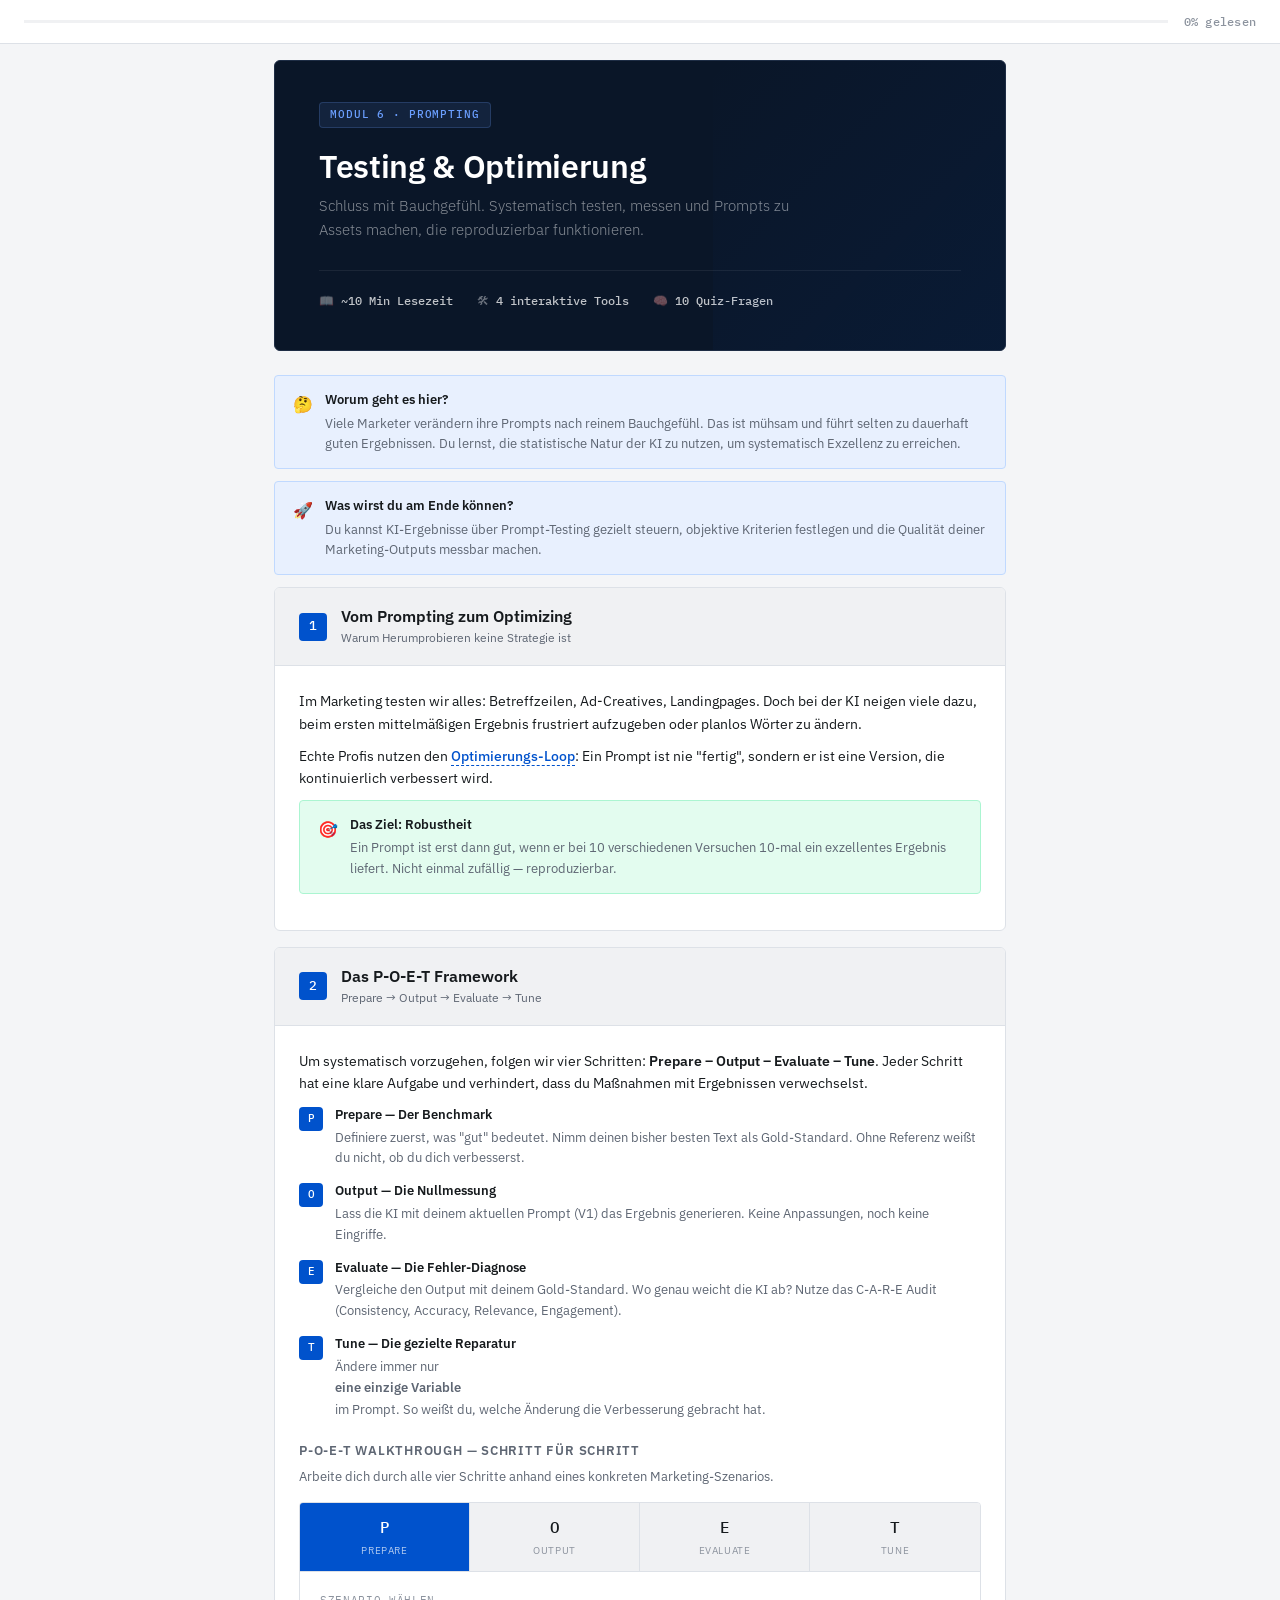
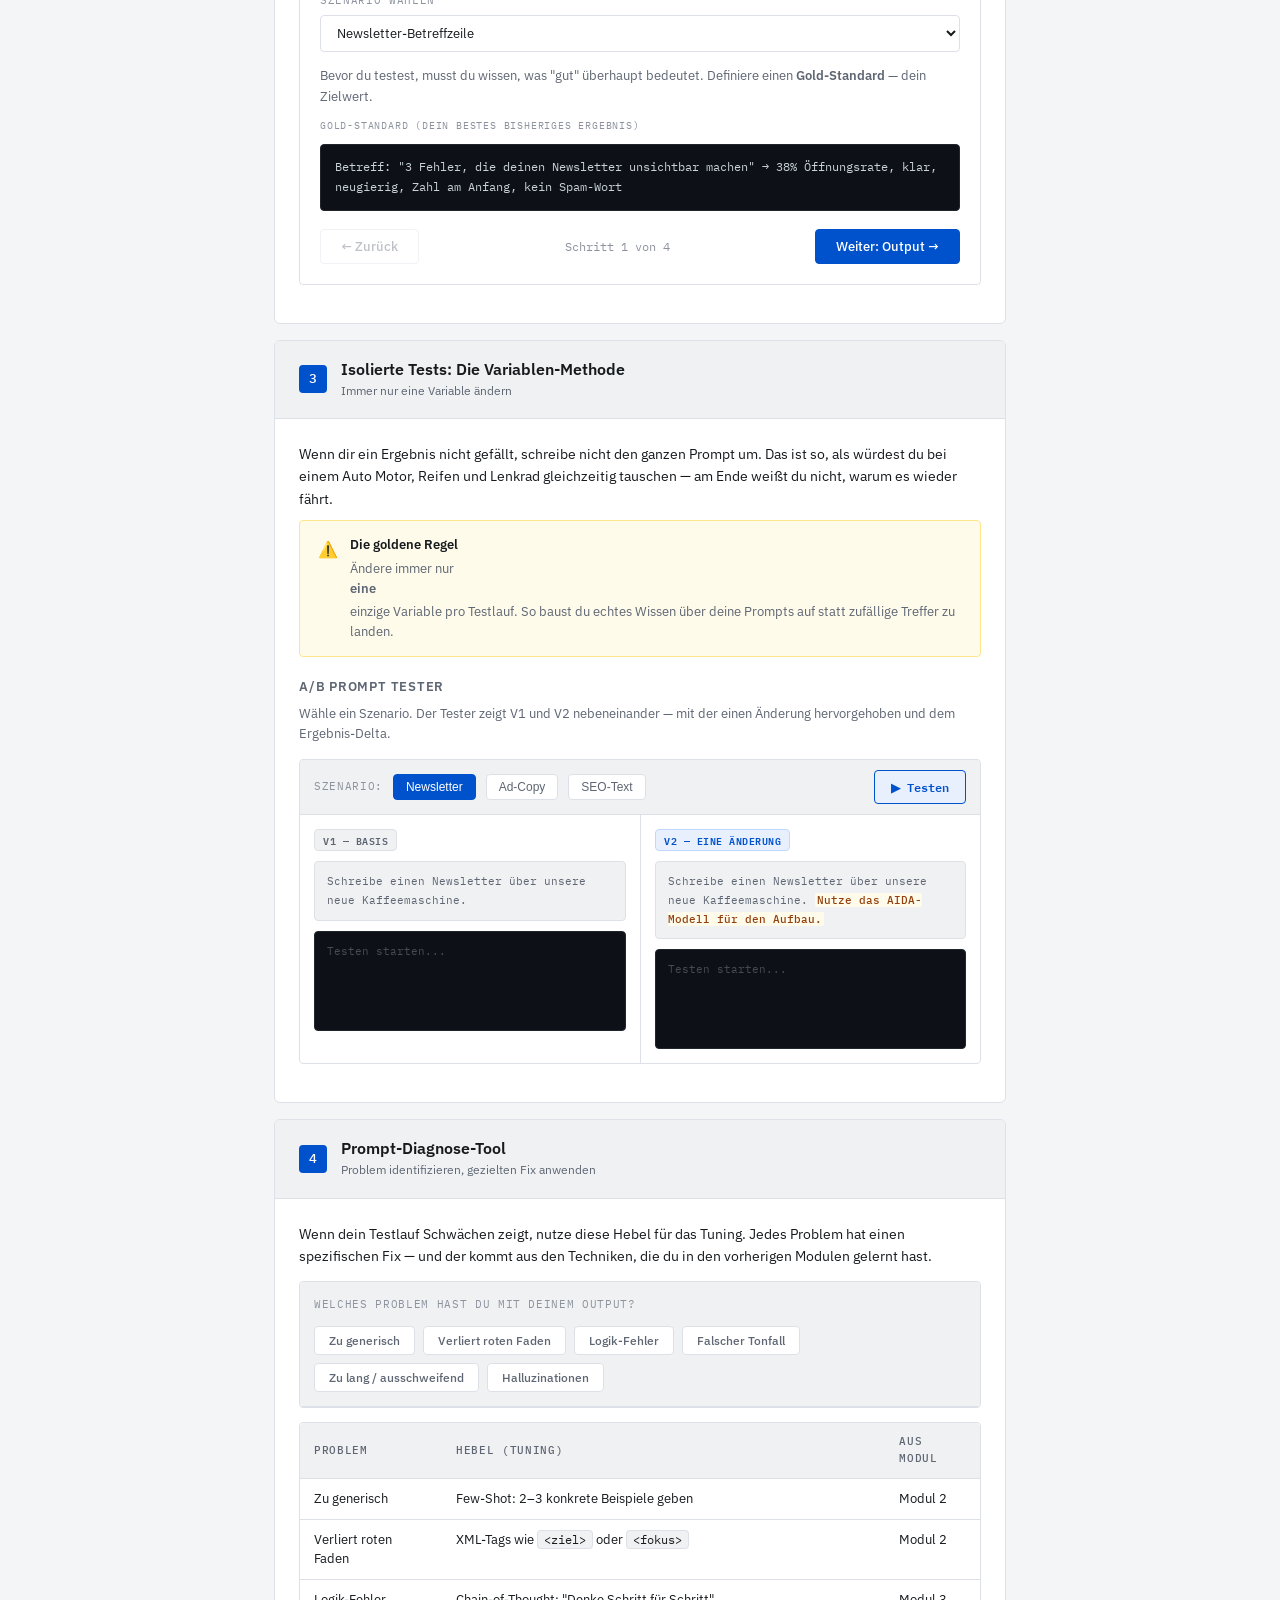
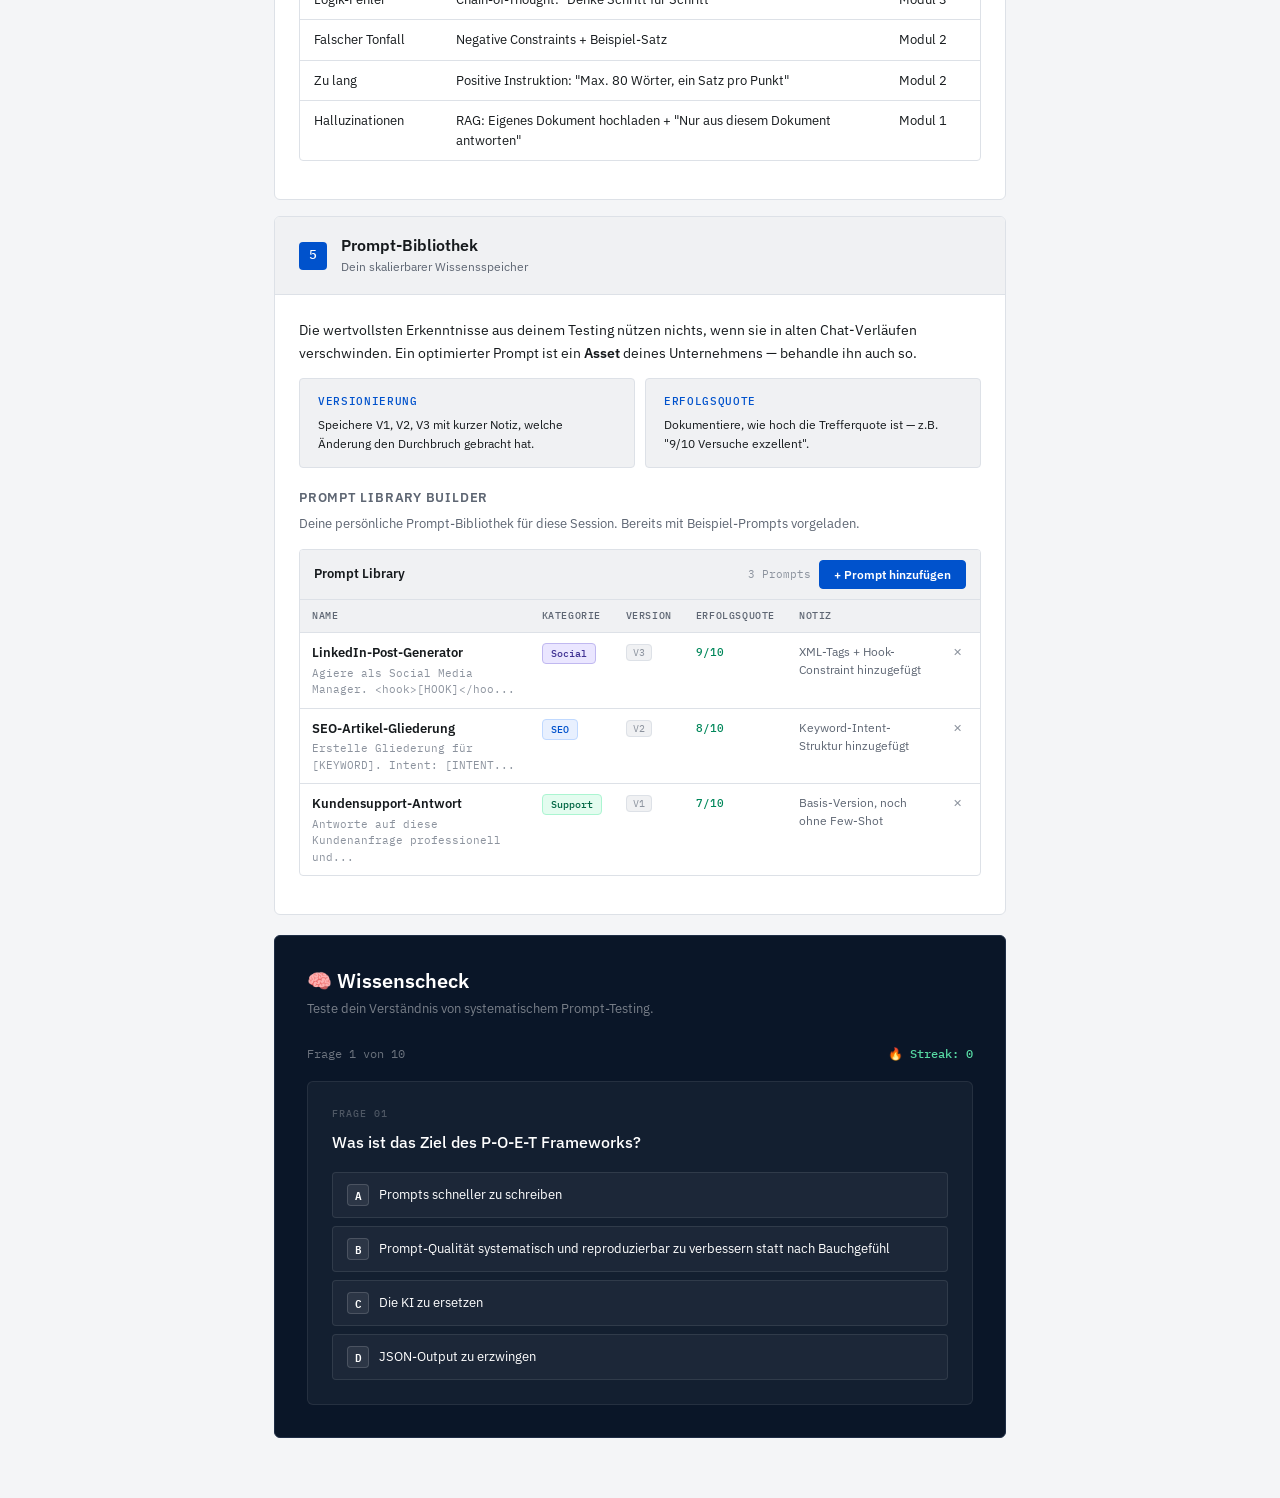
<file: module_2.5_prompting_testing-optimierung.html>
<!DOCTYPE html>
<html lang="de">
<head>
<meta charset="UTF-8">
<meta name="viewport" content="width=device-width, initial-scale=1.0">
<title>Modul 5: Testing & Optimierung</title>
<link rel="preconnect" href="https://fonts.googleapis.com">
<link href="https://fonts.googleapis.com/css2?family=IBM+Plex+Sans:wght@300;400;500;600;700&family=IBM+Plex+Mono:wght@400;500&display=swap" rel="stylesheet">
<style>
:root {
  --bg: #F4F5F7;
  --surface: #FFFFFF;
  --surface-2: #F0F1F3;
  --border: #DDE1E7;
  --border-strong: #C1C7D0;
  --text: #161A1D;
  --text-muted: #5E6673;
  --text-subtle: #8C939E;
  --accent: #0052CC;
  --accent-light: #E8F0FE;
  --accent-hover: #0747A6;
  --accent-2: #00875A;
  --accent-2-light: #E3FCEF;
  --green: #006644;
  --red: #BF2600;
  --red-light: #FFEBE6;
  --orange: #974F0C;
  --orange-light: #FFF0E6;
  --purple: #403294;
  --purple-light: #EAE6FF;
  --radius: 4px;
  --radius-lg: 6px;
  --shadow-lg: 0 4px 16px rgba(0,0,0,0.10), 0 0 0 1px rgba(0,0,0,0.04);
}
* { box-sizing: border-box; margin: 0; padding: 0; }
body { font-family: 'IBM Plex Sans', sans-serif; background: var(--bg); color: var(--text); font-size: 15px; line-height: 1.6; }
h1,h2,h3,h4 { font-family: 'IBM Plex Sans', sans-serif; font-weight: 600; line-height: 1.25; }

/* ─── PROGRESS BAR ─── */
#progress-bar-wrap { position: fixed; top: 0; left: 0; right: 0; z-index: 100; background: var(--surface); border-bottom: 1px solid var(--border); padding: 0 24px; height: 44px; display: flex; align-items: center; gap: 16px; }
#progress-bar-track { flex: 1; height: 3px; background: var(--surface-2); overflow: hidden; }
#progress-bar-fill { height: 100%; background: var(--accent); width: 0%; transition: width 0.4s ease; }
#progress-label { font-size: 12px; color: var(--text-subtle); font-weight: 500; white-space: nowrap; letter-spacing: 0.02em; font-family: 'IBM Plex Mono', monospace; }

.container { max-width: 780px; margin: 0 auto; padding: 60px 24px 60px; }

/* ─── HERO ─── */
.hero { background: #0A1628; color: white; border-radius: var(--radius-lg); padding: 40px 44px; margin-bottom: 24px; position: relative; overflow: hidden; border: 1px solid #1E2D45; }
.hero::before { content: ''; position: absolute; top: 0; right: 0; bottom: 0; width: 40%; background: linear-gradient(135deg, transparent, rgba(0,82,204,0.08)); pointer-events: none; }
.module-tag { display: inline-flex; align-items: center; gap: 6px; font-size: 11px; font-weight: 500; letter-spacing: 0.08em; text-transform: uppercase; color: #6B9FFF; background: rgba(107,159,255,0.1); border: 1px solid rgba(107,159,255,0.2); padding: 3px 10px; border-radius: var(--radius); margin-bottom: 18px; font-family: 'IBM Plex Mono', monospace; }
.hero h1 { font-size: clamp(22px, 3vw, 32px); font-weight: 600; margin-bottom: 8px; letter-spacing: -0.01em; }
.hero p { color: rgba(255,255,255,0.5); font-size: 15px; max-width: 480px; font-weight: 300; }
.hero-meta { display: flex; gap: 24px; margin-top: 28px; flex-wrap: wrap; padding-top: 20px; border-top: 1px solid rgba(255,255,255,0.07); }
.hero-meta-item { display: flex; align-items: center; gap: 7px; font-size: 12px; color: rgba(255,255,255,0.4); font-family: 'IBM Plex Mono', monospace; }
.hero-meta-item span { color: rgba(255,255,255,0.75); font-weight: 500; }

/* ─── CALLOUTS ─── */
.callout { border-radius: var(--radius); padding: 14px 18px; margin-bottom: 12px; display: flex; gap: 12px; align-items: flex-start; }
.callout.blue { background: var(--accent-light); border: 1px solid #C0D9FF; }
.callout.green { background: var(--accent-2-light); border: 1px solid #ABF5D1; }
.callout.gray { background: var(--surface-2); border: 1px solid var(--border); }
.callout.yellow { background: #FFFBEB; border: 1px solid #FDE68A; }
.callout.orange { background: var(--orange-light); border: 1px solid #FFC58B; }
.callout-icon { font-size: 16px; flex-shrink: 0; margin-top: 2px; }
.callout-text strong { display: block; font-size: 13px; font-weight: 600; margin-bottom: 3px; }
.callout-text p { font-size: 13px; color: var(--text-muted); line-height: 1.55; margin: 0; }

/* ─── SECTION ─── */
.section { background: var(--surface); border: 1px solid var(--border); border-radius: var(--radius-lg); margin-bottom: 16px; overflow: hidden; }
.section-header { padding: 18px 24px; border-bottom: 1px solid var(--border); display: flex; align-items: center; gap: 14px; background: var(--surface-2); }
.section-num { width: 28px; height: 28px; border-radius: var(--radius); background: var(--accent); color: white; font-family: 'IBM Plex Mono', monospace; font-weight: 500; font-size: 13px; display: flex; align-items: center; justify-content: center; flex-shrink: 0; }
.section-header h2 { font-size: 16px; font-weight: 600; margin-bottom: 2px; }
.section-header p { font-size: 12px; color: var(--text-muted); }
.section-body { padding: 24px; }

/* ─── TYPOGRAPHY ─── */
h3 { font-size: 13px; font-weight: 600; margin: 22px 0 8px; text-transform: uppercase; letter-spacing: 0.06em; color: var(--text-muted); }
h3:first-child { margin-top: 0; }
p { color: var(--text); margin-bottom: 10px; font-size: 14px; }
p:last-child { margin-bottom: 0; }
ul { padding-left: 18px; margin-bottom: 10px; }
li { margin-bottom: 5px; color: var(--text); font-size: 14px; }
strong { font-weight: 600; }
.divider { border: none; border-top: 1px solid var(--border); margin: 22px 0; }
.inline-code { font-family: 'IBM Plex Mono', monospace; font-size: 12px; background: var(--surface-2); padding: 1px 6px; border-radius: var(--radius); border: 1px solid var(--border); }

/* ─── TOOLTIP ─── */
.tooltip-word { border-bottom: 1px dashed var(--accent); cursor: help; color: var(--accent); position: relative; font-weight: 500; }
.tooltip-popup { display: none; position: absolute; bottom: calc(100% + 6px); left: 50%; transform: translateX(-50%); background: #0A1628; color: rgba(255,255,255,0.85); font-size: 12px; line-height: 1.55; padding: 9px 13px; border-radius: var(--radius); width: 230px; z-index: 200; box-shadow: var(--shadow-lg); border: 1px solid #1E2D45; }
.tooltip-popup::after { content: ''; position: absolute; top: 100%; left: 50%; transform: translateX(-50%); border: 5px solid transparent; border-top-color: #0A1628; }
.tooltip-word:hover .tooltip-popup { display: block; }

/* ─── TABLE ─── */
.table-wrap { overflow-x: auto; border-radius: var(--radius); border: 1px solid var(--border); margin: 14px 0; }
table { width: 100%; border-collapse: collapse; font-size: 13px; }
th { background: var(--surface-2); font-family: 'IBM Plex Mono', monospace; font-size: 11px; letter-spacing: 0.06em; text-transform: uppercase; padding: 10px 14px; text-align: left; font-weight: 500; color: var(--text-muted); border-bottom: 1px solid var(--border); }
td { padding: 10px 14px; border-top: 1px solid var(--border); vertical-align: top; line-height: 1.5; font-size: 13px; }
tr:hover td { background: #FAFBFC; }

/* ─── CHAIN STEPS ─── */
.chain-step { display: flex; align-items: flex-start; gap: 12px; margin-bottom: 12px; }
.chain-num { width: 24px; height: 24px; border-radius: var(--radius); background: var(--accent); color: white; font-weight: 500; font-size: 11px; font-family: 'IBM Plex Mono', monospace; display: flex; align-items: center; justify-content: center; flex-shrink: 0; margin-top: 2px; }
.chain-content { flex: 1; }
.chain-content strong { font-size: 13px; font-weight: 600; display: block; margin-bottom: 2px; }
.chain-content p { font-size: 13px; color: var(--text-muted); margin: 0; }

/* ─── HIGHLIGHT BOX ─── */
.highlight-box { background: var(--accent-light); border: 1px solid #C0D9FF; border-radius: var(--radius); padding: 12px 16px; margin: 12px 0; font-size: 13px; }
.highlight-box strong { color: var(--accent); }

/* ════════════════════════════════════
   P-O-E-T WALKTHROUGH
════════════════════════════════════ */
.poet-wrap { border: 1px solid var(--border); border-radius: var(--radius); overflow: hidden; margin: 14px 0; }
.poet-steps-bar { display: grid; grid-template-columns: 1fr 1fr 1fr 1fr; background: var(--surface-2); border-bottom: 1px solid var(--border); }
.poet-step-tab { padding: 12px 8px; text-align: center; cursor: pointer; transition: all 0.15s; border-right: 1px solid var(--border); position: relative; }
.poet-step-tab:last-child { border-right: none; }
.poet-step-tab.active { background: var(--accent); color: white; }
.poet-step-tab.done { background: var(--accent-2-light); }
.poet-step-letter { font-family: 'IBM Plex Mono', monospace; font-size: 16px; font-weight: 500; display: block; }
.poet-step-name { font-size: 10px; text-transform: uppercase; letter-spacing: 0.06em; display: block; margin-top: 2px; color: var(--text-subtle); }
.poet-step-tab.active .poet-step-name { color: rgba(255,255,255,0.7); }
.poet-step-tab.done .poet-step-letter { color: var(--green); }
.poet-step-tab.done .poet-step-name { color: var(--accent-2); }
.poet-content { padding: 20px; }
.poet-panel { display: none; }
.poet-panel.active { display: block; }
.poet-scenario-label { font-size: 11px; font-family: 'IBM Plex Mono', monospace; text-transform: uppercase; letter-spacing: 0.06em; color: var(--text-subtle); margin-bottom: 6px; }
.poet-scenario-select { width: 100%; padding: 8px 12px; font-size: 13px; border: 1px solid var(--border); border-radius: var(--radius); background: var(--surface); color: var(--text); outline: none; margin-bottom: 14px; font-family: 'IBM Plex Sans', sans-serif; }
.poet-gold-box { background: #0D1117; border: 1px solid #21262D; border-radius: var(--radius); padding: 12px 14px; font-family: 'IBM Plex Mono', monospace; font-size: 12px; line-height: 1.7; color: #C9D1D9; margin: 10px 0; }
.poet-gold-label { font-size: 10px; font-family: 'IBM Plex Mono', monospace; text-transform: uppercase; letter-spacing: 0.08em; color: var(--text-subtle); margin-bottom: 6px; }
.poet-output-bad { color: #F85149; }
.poet-output-good { color: #3FB950; }
.poet-output-neutral { color: #C9D1D9; }
.poet-nav { display: flex; justify-content: space-between; align-items: center; margin-top: 18px; }
.poet-nav-btn { padding: 8px 20px; font-size: 13px; font-weight: 500; border: 1px solid var(--border); border-radius: var(--radius); background: var(--surface); color: var(--text-muted); cursor: pointer; transition: all 0.15s; font-family: 'IBM Plex Sans', sans-serif; }
.poet-nav-btn.primary { background: var(--accent); border-color: var(--accent); color: white; }
.poet-nav-btn.primary:hover { background: var(--accent-hover); }
.poet-nav-btn:disabled { opacity: 0.4; cursor: default; }
.poet-step-indicator { font-size: 12px; color: var(--text-subtle); font-family: 'IBM Plex Mono', monospace; }
.care-grid { display: grid; grid-template-columns: 1fr 1fr; gap: 8px; margin: 12px 0; }
.care-card { border: 1px solid var(--border); border-radius: var(--radius); padding: 10px 12px; }
.care-letter { font-family: 'IBM Plex Mono', monospace; font-size: 14px; font-weight: 500; color: var(--accent); margin-bottom: 4px; }
.care-label { font-size: 12px; font-weight: 600; margin-bottom: 3px; }
.care-status { font-size: 11px; padding: 2px 8px; border-radius: var(--radius); font-family: 'IBM Plex Mono', monospace; display: inline-block; margin-top: 4px; }
.care-ok { background: var(--accent-2-light); color: var(--green); border: 1px solid #ABF5D1; }
.care-fail { background: var(--red-light); color: var(--red); border: 1px solid #FFBDAD; }
.care-warn { background: #FFFBEB; color: #92400E; border: 1px solid #FDE68A; }
.tune-option { border: 1px solid var(--border); border-radius: var(--radius); padding: 12px 14px; margin-bottom: 8px; cursor: pointer; transition: all 0.15s; display: flex; align-items: flex-start; gap: 10px; }
.tune-option:hover { border-color: var(--accent); background: var(--accent-light); }
.tune-option.selected { border-color: var(--accent-2); background: var(--accent-2-light); }
.tune-radio { width: 16px; height: 16px; border-radius: 50%; border: 2px solid var(--border-strong); flex-shrink: 0; margin-top: 2px; transition: all 0.15s; }
.tune-option.selected .tune-radio { border-color: var(--accent-2); background: var(--accent-2); }
.tune-label { font-size: 13px; font-weight: 500; }
.tune-sub { font-size: 12px; color: var(--text-muted); margin-top: 2px; }
.poet-result { background: var(--accent-2-light); border: 1px solid #ABF5D1; border-radius: var(--radius); padding: 14px 16px; text-align: center; margin-top: 12px; }
.poet-result-icon { font-size: 28px; margin-bottom: 6px; }
.poet-result-title { font-size: 14px; font-weight: 600; color: var(--green); margin-bottom: 4px; }
.poet-result-sub { font-size: 12px; color: var(--text-muted); }

/* ════════════════════════════════════
   A/B PROMPT TESTER
════════════════════════════════════ */
.ab-wrap { border: 1px solid var(--border); border-radius: var(--radius); overflow: hidden; margin: 14px 0; }
.ab-toolbar { background: var(--surface-2); border-bottom: 1px solid var(--border); padding: 10px 14px; display: flex; align-items: center; gap: 10px; flex-wrap: wrap; }
.ab-toolbar-label { font-size: 11px; color: var(--text-subtle); font-family: 'IBM Plex Mono', monospace; text-transform: uppercase; letter-spacing: 0.06em; }
.ab-scenario-btn { padding: 5px 12px; font-size: 12px; font-weight: 500; border: 1px solid var(--border); border-radius: var(--radius); background: var(--surface); color: var(--text-muted); cursor: pointer; transition: all 0.15s; }
.ab-scenario-btn.active { background: var(--accent); border-color: var(--accent); color: white; }
.ab-run-btn { margin-left: auto; padding: 6px 16px; font-size: 12px; font-weight: 600; border: 1px solid var(--accent); border-radius: var(--radius); background: var(--accent-light); color: var(--accent); cursor: pointer; font-family: 'IBM Plex Mono', monospace; transition: all 0.15s; }
.ab-run-btn:hover { background: var(--accent); color: white; }
.ab-cols { display: grid; grid-template-columns: 1fr 1fr; }
.ab-col { padding: 14px; }
.ab-col + .ab-col { border-left: 1px solid var(--border); }
.ab-col-header { display: flex; align-items: center; gap: 8px; margin-bottom: 10px; }
.ab-badge { font-size: 10px; font-weight: 600; font-family: 'IBM Plex Mono', monospace; text-transform: uppercase; letter-spacing: 0.05em; padding: 2px 8px; border-radius: var(--radius); }
.badge-v1 { background: var(--surface-2); color: var(--text-muted); border: 1px solid var(--border); }
.badge-v2 { background: var(--accent-light); color: var(--accent); border: 1px solid #C0D9FF; }
.ab-prompt-box { background: var(--surface-2); border: 1px solid var(--border); border-radius: var(--radius); padding: 10px 12px; font-family: 'IBM Plex Mono', monospace; font-size: 11px; line-height: 1.7; color: var(--text-muted); margin-bottom: 10px; }
.ab-prompt-box .ab-delta { background: #FFFBEB; color: #92400E; border-radius: 2px; padding: 0 2px; font-weight: 500; }
.ab-output { background: #0D1117; border: 1px solid #21262D; border-radius: var(--radius); padding: 10px 12px; font-family: 'IBM Plex Mono', monospace; font-size: 11px; line-height: 1.75; color: #C9D1D9; min-height: 100px; position: relative; overflow: hidden; }
.ab-output.loading::after { content: ''; position: absolute; inset: 0; background: linear-gradient(90deg, transparent 0%, rgba(88,166,255,0.05) 50%, transparent 100%); animation: shimmer 1.2s infinite; }
@keyframes shimmer { 0% { transform: translateX(-100%); } 100% { transform: translateX(100%); } }
.ab-output .ab-improved { color: #3FB950; }
.ab-verdict { padding: 10px 14px; background: var(--surface-2); border-top: 1px solid var(--border); display: none; font-size: 13px; }
.ab-verdict strong { color: var(--accent-2); }

/* ════════════════════════════════════
   DIAGNOSE TOOL
════════════════════════════════════ */
.diag-wrap { border: 1px solid var(--border); border-radius: var(--radius); overflow: hidden; margin: 14px 0; }
.diag-problems { padding: 14px; display: flex; flex-wrap: wrap; gap: 8px; border-bottom: 1px solid var(--border); background: var(--surface-2); }
.diag-problem-label { width: 100%; font-size: 11px; font-family: 'IBM Plex Mono', monospace; text-transform: uppercase; letter-spacing: 0.06em; color: var(--text-subtle); margin-bottom: 4px; }
.diag-tag { padding: 6px 14px; font-size: 12px; font-weight: 500; border: 1px solid var(--border); border-radius: var(--radius); background: var(--surface); color: var(--text-muted); cursor: pointer; transition: all 0.15s; font-family: 'IBM Plex Sans', sans-serif; }
.diag-tag:hover { border-color: var(--accent); color: var(--accent); background: var(--accent-light); }
.diag-tag.active { background: var(--accent); border-color: var(--accent); color: white; }
.diag-result { padding: 16px; display: none; }
.diag-result.visible { display: block; }
.diag-result-header { display: flex; align-items: center; gap: 10px; margin-bottom: 12px; }
.diag-module-badge { font-size: 10px; font-weight: 500; font-family: 'IBM Plex Mono', monospace; text-transform: uppercase; letter-spacing: 0.06em; padding: 3px 10px; border-radius: var(--radius); background: var(--purple-light); color: var(--purple); border: 1px solid #C0B8F0; }
.diag-fix-title { font-size: 14px; font-weight: 600; }
.diag-fix-desc { font-size: 13px; color: var(--text-muted); margin-bottom: 12px; line-height: 1.55; }
.diag-example { background: #0D1117; border: 1px solid #21262D; border-radius: var(--radius); padding: 12px 14px; font-family: 'IBM Plex Mono', monospace; font-size: 11px; line-height: 1.75; color: #C9D1D9; }
.diag-example .ex-before { color: #F85149; }
.diag-example .ex-after { color: #3FB950; }
.diag-example .ex-label { color: #8C939E; font-size: 10px; }

/* ════════════════════════════════════
   PROMPT LIBRARY BUILDER
════════════════════════════════════ */
.lib-wrap { border: 1px solid var(--border); border-radius: var(--radius); overflow: hidden; margin: 14px 0; }
.lib-toolbar { background: var(--surface-2); border-bottom: 1px solid var(--border); padding: 10px 14px; display: flex; align-items: center; gap: 8px; }
.lib-toolbar-title { font-size: 13px; font-weight: 600; flex: 1; }
.lib-add-btn { padding: 6px 14px; font-size: 12px; font-weight: 600; border: 1px solid var(--accent); border-radius: var(--radius); background: var(--accent); color: white; cursor: pointer; transition: all 0.15s; font-family: 'IBM Plex Sans', sans-serif; }
.lib-add-btn:hover { background: var(--accent-hover); }
.lib-count { font-size: 11px; font-family: 'IBM Plex Mono', monospace; color: var(--text-subtle); }
.lib-table-wrap { overflow-x: auto; }
.lib-table { width: 100%; border-collapse: collapse; font-size: 13px; }
.lib-table th { background: var(--surface-2); font-family: 'IBM Plex Mono', monospace; font-size: 10px; letter-spacing: 0.06em; text-transform: uppercase; padding: 8px 12px; text-align: left; font-weight: 500; color: var(--text-muted); border-bottom: 1px solid var(--border); white-space: nowrap; }
.lib-table td { padding: 10px 12px; border-top: 1px solid var(--border); vertical-align: top; font-size: 12px; }
.lib-table tr:hover td { background: #FAFBFC; }
.lib-cat-tag { display: inline-block; font-size: 10px; font-weight: 500; padding: 2px 8px; border-radius: var(--radius); font-family: 'IBM Plex Mono', monospace; }
.cat-seo { background: var(--accent-light); color: var(--accent); border: 1px solid #C0D9FF; }
.cat-social { background: var(--purple-light); color: var(--purple); border: 1px solid #C0B8F0; }
.cat-strategie { background: var(--orange-light); color: var(--orange); border: 1px solid #FFC58B; }
.cat-support { background: var(--accent-2-light); color: var(--green); border: 1px solid #ABF5D1; }
.lib-score { font-family: 'IBM Plex Mono', monospace; font-size: 11px; color: var(--accent-2); font-weight: 500; }
.lib-version { font-family: 'IBM Plex Mono', monospace; font-size: 10px; color: var(--text-subtle); background: var(--surface-2); border: 1px solid var(--border); padding: 1px 6px; border-radius: var(--radius); }
.lib-delete-btn { font-size: 11px; color: var(--text-subtle); background: none; border: none; cursor: pointer; padding: 2px 6px; border-radius: var(--radius); transition: all 0.15s; }
.lib-delete-btn:hover { color: var(--red); background: var(--red-light); }
.lib-empty { padding: 32px; text-align: center; color: var(--text-subtle); font-size: 13px; border-top: 1px solid var(--border); }
.lib-empty-icon { font-size: 28px; margin-bottom: 8px; }

/* ─── ADD MODAL ─── */
.modal-overlay { display: none; position: fixed; inset: 0; background: rgba(0,0,0,0.4); z-index: 500; align-items: center; justify-content: center; }
.modal-overlay.open { display: flex; }
.modal { background: var(--surface); border: 1px solid var(--border); border-radius: var(--radius-lg); padding: 24px; width: 100%; max-width: 520px; box-shadow: var(--shadow-lg); margin: 20px; }
.modal-title { font-size: 15px; font-weight: 600; margin-bottom: 18px; }
.modal-grid { display: grid; gap: 12px; }
.modal-row { display: grid; grid-template-columns: 1fr 1fr; gap: 12px; }
.form-group { display: grid; gap: 5px; }
.form-label { font-size: 11px; font-family: 'IBM Plex Mono', monospace; text-transform: uppercase; letter-spacing: 0.06em; color: var(--text-subtle); }
.form-input { padding: 8px 10px; font-size: 13px; font-family: 'IBM Plex Sans', sans-serif; border: 1px solid var(--border); border-radius: var(--radius); outline: none; color: var(--text); background: var(--surface); transition: border-color 0.15s; width: 100%; }
.form-input:focus { border-color: var(--accent); }
.form-select { padding: 8px 10px; font-size: 13px; font-family: 'IBM Plex Sans', sans-serif; border: 1px solid var(--border); border-radius: var(--radius); outline: none; color: var(--text); background: var(--surface); width: 100%; }
.form-textarea { min-height: 70px; resize: vertical; }
.modal-footer { display: flex; justify-content: flex-end; gap: 8px; margin-top: 18px; }
.modal-cancel-btn { padding: 8px 18px; font-size: 13px; border: 1px solid var(--border); border-radius: var(--radius); background: var(--surface); color: var(--text-muted); cursor: pointer; font-family: 'IBM Plex Sans', sans-serif; }
.modal-save-btn { padding: 8px 18px; font-size: 13px; font-weight: 500; border: none; border-radius: var(--radius); background: var(--accent); color: white; cursor: pointer; font-family: 'IBM Plex Sans', sans-serif; transition: background 0.15s; }
.modal-save-btn:hover { background: var(--accent-hover); }

/* ════════════════════════════════════
   QUIZ
════════════════════════════════════ */
.quiz-section { background: #0A1628; color: white; border-radius: var(--radius-lg); padding: 32px; margin-top: 20px; border: 1px solid #1E2D45; }
.quiz-section h2 { font-size: 20px; font-weight: 600; margin-bottom: 6px; }
.quiz-section > p { color: rgba(255,255,255,0.45); margin-bottom: 24px; font-size: 13px; }
.quiz-progress { display: flex; justify-content: space-between; align-items: center; margin-bottom: 18px; }
.quiz-progress-text { font-size: 12px; color: rgba(255,255,255,0.4); font-family: 'IBM Plex Mono', monospace; }
.quiz-streak { font-size: 12px; font-weight: 500; color: #57D9A3; font-family: 'IBM Plex Mono', monospace; }
.quiz-card { background: rgba(255,255,255,0.04); border: 1px solid rgba(255,255,255,0.08); border-radius: var(--radius-lg); padding: 24px; }
.quiz-q-num { font-size: 10px; font-weight: 500; letter-spacing: 0.1em; text-transform: uppercase; color: rgba(255,255,255,0.25); margin-bottom: 8px; font-family: 'IBM Plex Mono', monospace; }
.quiz-question { font-size: 16px; font-weight: 500; margin-bottom: 18px; line-height: 1.5; }
.quiz-options { display: grid; gap: 8px; }
.quiz-option { background: rgba(255,255,255,0.04); border: 1px solid rgba(255,255,255,0.09); border-radius: var(--radius); padding: 11px 14px; cursor: pointer; font-size: 13px; transition: all 0.15s; display: flex; align-items: center; gap: 10px; }
.quiz-option:hover:not(.disabled) { background: rgba(255,255,255,0.08); border-color: rgba(255,255,255,0.18); }
.quiz-option.correct { background: rgba(0,135,90,0.18); border-color: #00875A; }
.quiz-option.wrong { background: rgba(191,38,0,0.18); border-color: #BF2600; }
.quiz-option.disabled { cursor: default; }
.opt-indicator { width: 22px; height: 22px; border-radius: var(--radius); background: rgba(255,255,255,0.07); border: 1px solid rgba(255,255,255,0.15); display: flex; align-items: center; justify-content: center; font-size: 11px; font-weight: 600; flex-shrink: 0; font-family: 'IBM Plex Mono', monospace; }
.quiz-option.correct .opt-indicator { background: #00875A; border-color: #00875A; color: white; }
.quiz-option.wrong .opt-indicator { background: #BF2600; border-color: #BF2600; color: white; }
.quiz-feedback { margin-top: 12px; padding: 12px 14px; border-radius: var(--radius); font-size: 13px; display: none; line-height: 1.55; }
.quiz-feedback.correct { background: rgba(0,135,90,0.12); border: 1px solid rgba(0,135,90,0.3); color: #57D9A3; }
.quiz-feedback.wrong { background: rgba(191,38,0,0.12); border: 1px solid rgba(191,38,0,0.3); color: #FF8F73; }
.quiz-feedback strong { display: block; margin-bottom: 3px; font-size: 12px; }
.quiz-next-btn { margin-top: 16px; background: var(--accent); color: white; border: none; border-radius: var(--radius); padding: 10px 24px; font-size: 13px; font-weight: 500; cursor: pointer; font-family: 'IBM Plex Sans', sans-serif; display: none; transition: background 0.15s; }
.quiz-next-btn:hover { background: var(--accent-hover); }
.result-card { text-align: center; padding: 16px 0; display: none; }
.result-badge { font-size: 48px; margin-bottom: 10px; }
.result-title { font-size: 20px; font-weight: 600; margin-bottom: 6px; }
.result-sub { color: rgba(255,255,255,0.45); margin-bottom: 20px; font-size: 13px; }
.result-score { font-family: 'IBM Plex Mono', monospace; font-size: 44px; font-weight: 500; color: #57D9A3; margin-bottom: 4px; }
.result-score-label { font-size: 12px; color: rgba(255,255,255,0.4); margin-bottom: 20px; font-family: 'IBM Plex Mono', monospace; }
.result-restart-btn { background: rgba(255,255,255,0.08); color: rgba(255,255,255,0.8); border: 1px solid rgba(255,255,255,0.12); border-radius: var(--radius); padding: 10px 24px; font-size: 13px; font-weight: 500; cursor: pointer; font-family: 'IBM Plex Sans', sans-serif; display: inline-block; transition: all 0.15s; }
.result-restart-btn:hover { background: rgba(255,255,255,0.13); color: white; }

@media(max-width:600px) {
  .ab-cols { grid-template-columns: 1fr; }
  .ab-col + .ab-col { border-left: none; border-top: 1px solid var(--border); }
  .care-grid { grid-template-columns: 1fr; }
  .modal-row { grid-template-columns: 1fr; }
  .hero { padding: 24px 20px; }
  .quiz-section { padding: 20px 16px; }
  .section-body { padding: 16px; }
}
</style>
</head>
<body>

<!-- Add Prompt Modal -->
<div class="modal-overlay" id="modal-overlay" onclick="closeModal(event)">
  <div class="modal">
    <div class="modal-title">Prompt zur Bibliothek hinzufügen</div>
    <div class="modal-grid">
      <div class="modal-row">
        <div class="form-group">
          <div class="form-label">Name</div>
          <input class="form-input" id="f-name" placeholder="z.B. LinkedIn-Post-Generator">
        </div>
        <div class="form-group">
          <div class="form-label">Kategorie</div>
          <select class="form-select" id="f-cat">
            <option value="SEO">SEO</option>
            <option value="Social">Social Media</option>
            <option value="Strategie">Strategie</option>
            <option value="Support">Support</option>
          </select>
        </div>
      </div>
      <div class="form-group">
        <div class="form-label">Prompt-Text</div>
        <textarea class="form-input form-textarea" id="f-prompt" placeholder="Agiere als [ROLLE]. Schreibe [AUFGABE] für [ZIELGRUPPE]..."></textarea>
      </div>
      <div class="modal-row">
        <div class="form-group">
          <div class="form-label">Version</div>
          <input class="form-input" id="f-version" placeholder="z.B. V2" value="V1">
        </div>
        <div class="form-group">
          <div class="form-label">Erfolgsquote</div>
          <input class="form-input" id="f-score" placeholder="z.B. 9/10">
        </div>
      </div>
      <div class="form-group">
        <div class="form-label">Notiz (optional)</div>
        <input class="form-input" id="f-note" placeholder="z.B. AIDA-Struktur hinzugefügt – verbessert Klickrate">
      </div>
    </div>
    <div class="modal-footer">
      <button class="modal-cancel-btn" onclick="closeModal()">Abbrechen</button>
      <button class="modal-save-btn" onclick="savePrompt()">Speichern</button>
    </div>
  </div>
</div>

<div id="progress-bar-wrap">
  <div id="progress-bar-track"><div id="progress-bar-fill"></div></div>
  <div id="progress-label">0% gelesen</div>
</div>

<div class="container">

  <!-- HERO -->
  <div class="hero">
    <div class="module-tag">Modul 6 · Prompting</div>
    <h1>Testing & Optimierung</h1>
    <p>Schluss mit Bauchgefühl. Systematisch testen, messen und Prompts zu Assets machen, die reproduzierbar funktionieren.</p>
    <div class="hero-meta">
      <div class="hero-meta-item">📖 <span>~10 Min Lesezeit</span></div>
      <div class="hero-meta-item">🛠 <span>4 interaktive Tools</span></div>
      <div class="hero-meta-item">🧠 <span>10 Quiz-Fragen</span></div>
    </div>
  </div>

  <!-- CALLOUTS -->
  <div class="callout blue">
    <div class="callout-icon">🤔</div>
    <div class="callout-text">
      <strong>Worum geht es hier?</strong>
      <p>Viele Marketer verändern ihre Prompts nach reinem Bauchgefühl. Das ist mühsam und führt selten zu dauerhaft guten Ergebnissen. Du lernst, die statistische Natur der KI zu nutzen, um systematisch Exzellenz zu erreichen.</p>
    </div>
  </div>
  <div class="callout blue">
    <div class="callout-icon">🚀</div>
    <div class="callout-text">
      <strong>Was wirst du am Ende können?</strong>
      <p>Du kannst KI-Ergebnisse über Prompt-Testing gezielt steuern, objektive Kriterien festlegen und die Qualität deiner Marketing-Outputs messbar machen.</p>
    </div>
  </div>

  <!-- ══════════════════════════════════
       SECTION 1: VOM PROMPTING ZUM OPTIMIZING
  ══════════════════════════════════ -->
  <div class="section">
    <div class="section-header">
      <div class="section-num">1</div>
      <div><h2>Vom Prompting zum Optimizing</h2><p>Warum Herumprobieren keine Strategie ist</p></div>
    </div>
    <div class="section-body">
      <p>Im Marketing testen wir alles: Betreffzeilen, Ad-Creatives, Landingpages. Doch bei der KI neigen viele dazu, beim ersten mittelmäßigen Ergebnis frustriert aufzugeben oder planlos Wörter zu ändern.</p>
      <p>Echte Profis nutzen den <span class="tooltip-word">Optimierungs-Loop<span class="tooltip-popup">Ein strukturierter Prozess, bei dem ein Prompt systematisch verbessert wird — nicht durch Intuition, sondern durch isolierte Tests und messbare Kriterien.</span></span>: Ein Prompt ist nie "fertig", sondern er ist eine Version, die kontinuierlich verbessert wird.</p>
      <div class="callout green">
        <div class="callout-icon">🎯</div>
        <div class="callout-text">
          <strong>Das Ziel: Robustheit</strong>
          <p>Ein Prompt ist erst dann gut, wenn er bei 10 verschiedenen Versuchen 10-mal ein exzellentes Ergebnis liefert. Nicht einmal zufällig — reproduzierbar.</p>
        </div>
      </div>
    </div>
  </div>

  <!-- ══════════════════════════════════
       SECTION 2: P-O-E-T FRAMEWORK
  ══════════════════════════════════ -->
  <div class="section">
    <div class="section-header">
      <div class="section-num">2</div>
      <div><h2>Das P-O-E-T Framework</h2><p>Prepare → Output → Evaluate → Tune</p></div>
    </div>
    <div class="section-body">
      <p>Um systematisch vorzugehen, folgen wir vier Schritten: <strong>Prepare – Output – Evaluate – Tune</strong>. Jeder Schritt hat eine klare Aufgabe und verhindert, dass du Maßnahmen mit Ergebnissen verwechselst.</p>

      <div class="chain-step">
        <div class="chain-num">P</div>
        <div class="chain-content"><strong>Prepare — Der Benchmark</strong><p>Definiere zuerst, was "gut" bedeutet. Nimm deinen bisher besten Text als Gold-Standard. Ohne Referenz weißt du nicht, ob du dich verbesserst.</p></div>
      </div>
      <div class="chain-step">
        <div class="chain-num">O</div>
        <div class="chain-content"><strong>Output — Die Nullmessung</strong><p>Lass die KI mit deinem aktuellen Prompt (V1) das Ergebnis generieren. Keine Anpassungen, noch keine Eingriffe.</p></div>
      </div>
      <div class="chain-step">
        <div class="chain-num">E</div>
        <div class="chain-content"><strong>Evaluate — Die Fehler-Diagnose</strong><p>Vergleiche den Output mit deinem Gold-Standard. Wo genau weicht die KI ab? Nutze das C-A-R-E Audit (Consistency, Accuracy, Relevance, Engagement).</p></div>
      </div>
      <div class="chain-step">
        <div class="chain-num">T</div>
        <div class="chain-content"><strong>Tune — Die gezielte Reparatur</strong><p>Ändere immer nur <strong>eine einzige Variable</strong> im Prompt. So weißt du, welche Änderung die Verbesserung gebracht hat.</p></div>
      </div>

      <h3>P-O-E-T Walkthrough — Schritt für Schritt</h3>
      <p style="font-size:13px;color:var(--text-muted);margin-bottom:12px;">Arbeite dich durch alle vier Schritte anhand eines konkreten Marketing-Szenarios.</p>

      <div class="poet-wrap">
        <div class="poet-steps-bar">
          <div class="poet-step-tab active" id="poet-tab-0" onclick="setPoetStep(0)"><span class="poet-step-letter">P</span><span class="poet-step-name">Prepare</span></div>
          <div class="poet-step-tab" id="poet-tab-1" onclick="setPoetStep(1)"><span class="poet-step-letter">O</span><span class="poet-step-name">Output</span></div>
          <div class="poet-step-tab" id="poet-tab-2" onclick="setPoetStep(2)"><span class="poet-step-letter">E</span><span class="poet-step-name">Evaluate</span></div>
          <div class="poet-step-tab" id="poet-tab-3" onclick="setPoetStep(3)"><span class="poet-step-letter">T</span><span class="poet-step-name">Tune</span></div>
        </div>
        <div class="poet-content">

          <!-- P -->
          <div class="poet-panel active" id="poet-panel-0">
            <div class="poet-scenario-label">Szenario wählen</div>
            <select class="poet-scenario-select" id="poet-scenario" onchange="updatePoetScenario()">
              <option value="0">Newsletter-Betreffzeile</option>
              <option value="1">LinkedIn-Post</option>
              <option value="2">Produktbeschreibung</option>
            </select>
            <p style="font-size:13px;color:var(--text-muted);">Bevor du testest, musst du wissen, was "gut" überhaupt bedeutet. Definiere einen <strong>Gold-Standard</strong> — dein Zielwert.</p>
            <div class="poet-gold-label">Gold-Standard (dein bestes bisheriges Ergebnis)</div>
            <div class="poet-gold-box" id="poet-gold"></div>
            <div class="poet-nav">
              <button class="poet-nav-btn" disabled>← Zurück</button>
              <span class="poet-step-indicator" id="poet-step-indicator">Schritt 1 von 4</span>
              <button class="poet-nav-btn primary" onclick="setPoetStep(1)">Weiter: Output →</button>
            </div>
          </div>

          <!-- O -->
          <div class="poet-panel" id="poet-panel-1">
            <p style="font-size:13px;color:var(--text-muted);margin-bottom:12px;">Das ist der aktuelle V1-Prompt — so wie du ihn heute verwenden würdest, ohne Optimierung.</p>
            <div class="poet-gold-label">V1 Prompt</div>
            <div class="poet-gold-box" id="poet-v1-prompt"></div>
            <div class="poet-gold-label" style="margin-top:12px;">KI-Output (V1)</div>
            <div class="poet-gold-box" id="poet-v1-output"></div>
            <div class="poet-nav">
              <button class="poet-nav-btn" onclick="setPoetStep(0)">← Zurück</button>
              <span class="poet-step-indicator">Schritt 2 von 4</span>
              <button class="poet-nav-btn primary" onclick="setPoetStep(2)">Weiter: Evaluate →</button>
            </div>
          </div>

          <!-- E -->
          <div class="poet-panel" id="poet-panel-2">
            <p style="font-size:13px;color:var(--text-muted);margin-bottom:12px;">Vergleiche den V1-Output mit deinem Gold-Standard. Das C-A-R-E Audit zeigt genau, wo die Lücken sind.</p>
            <div class="care-grid" id="poet-care-grid"></div>
            <div class="poet-gold-label" style="margin-top:4px;">Diagnose</div>
            <div class="poet-gold-box" id="poet-diagnosis" style="color:#F85149;"></div>
            <div class="poet-nav">
              <button class="poet-nav-btn" onclick="setPoetStep(1)">← Zurück</button>
              <span class="poet-step-indicator">Schritt 3 von 4</span>
              <button class="poet-nav-btn primary" onclick="setPoetStep(3)">Weiter: Tune →</button>
            </div>
          </div>

          <!-- T -->
          <div class="poet-panel" id="poet-panel-3">
            <p style="font-size:13px;color:var(--text-muted);margin-bottom:12px;">Wähle <strong>eine</strong> gezielte Änderung basierend auf der Diagnose. Nur eine — damit du weißt, was geholfen hat.</p>
            <div id="poet-tune-options"></div>
            <div id="poet-result" style="display:none;">
              <div class="poet-gold-label" style="margin-top:12px;">V2-Output nach Tuning</div>
              <div class="poet-gold-box" id="poet-v2-output" style="color:#3FB950;"></div>
              <div class="poet-result">
                <div class="poet-result-icon">✅</div>
                <div class="poet-result-title">Loop abgeschlossen!</div>
                <div class="poet-result-sub">V2 ist messbar besser als V1. Speichere diesen Prompt in deiner Bibliothek.</div>
              </div>
            </div>
            <div class="poet-nav">
              <button class="poet-nav-btn" onclick="setPoetStep(2)">← Zurück</button>
              <span class="poet-step-indicator">Schritt 4 von 4</span>
              <button class="poet-nav-btn primary" id="poet-tune-btn" onclick="applyTune()">Tune anwenden</button>
            </div>
          </div>

        </div>
      </div>
    </div>
  </div>

  <!-- ══════════════════════════════════
       SECTION 3: ISOLIERTE TESTS
  ══════════════════════════════════ -->
  <div class="section">
    <div class="section-header">
      <div class="section-num">3</div>
      <div><h2>Isolierte Tests: Die Variablen-Methode</h2><p>Immer nur eine Variable ändern</p></div>
    </div>
    <div class="section-body">
      <p>Wenn dir ein Ergebnis nicht gefällt, schreibe nicht den ganzen Prompt um. Das ist so, als würdest du bei einem Auto Motor, Reifen und Lenkrad gleichzeitig tauschen — am Ende weißt du nicht, warum es wieder fährt.</p>

      <div class="callout yellow">
        <div class="callout-icon">⚠️</div>
        <div class="callout-text">
          <strong>Die goldene Regel</strong>
          <p>Ändere immer nur <strong>eine</strong> einzige Variable pro Testlauf. So baust du echtes Wissen über deine Prompts auf statt zufällige Treffer zu landen.</p>
        </div>
      </div>

      <h3>A/B Prompt Tester</h3>
      <p style="font-size:13px;color:var(--text-muted);margin-bottom:12px;">Wähle ein Szenario. Der Tester zeigt V1 und V2 nebeneinander — mit der einen Änderung hervorgehoben und dem Ergebnis-Delta.</p>

      <div class="ab-wrap">
        <div class="ab-toolbar">
          <span class="ab-toolbar-label">Szenario:</span>
          <button class="ab-scenario-btn active" onclick="selectAb(0,this)">Newsletter</button>
          <button class="ab-scenario-btn" onclick="selectAb(1,this)">Ad-Copy</button>
          <button class="ab-scenario-btn" onclick="selectAb(2,this)">SEO-Text</button>
          <button class="ab-run-btn" onclick="runAb()">▶ Testen</button>
        </div>
        <div class="ab-cols">
          <div class="ab-col">
            <div class="ab-col-header"><span class="ab-badge badge-v1">V1 — Basis</span></div>
            <div class="ab-prompt-box" id="ab-prompt-v1"></div>
            <div class="ab-output" id="ab-out-v1"><span style="color:rgba(201,209,217,0.3)">Testen starten...</span></div>
          </div>
          <div class="ab-col">
            <div class="ab-col-header"><span class="ab-badge badge-v2">V2 — Eine Änderung</span></div>
            <div class="ab-prompt-box" id="ab-prompt-v2"></div>
            <div class="ab-output" id="ab-out-v2"><span style="color:rgba(201,209,217,0.3)">Testen starten...</span></div>
          </div>
        </div>
        <div class="ab-verdict" id="ab-verdict"></div>
      </div>
    </div>
  </div>

  <!-- ══════════════════════════════════
       SECTION 4: DIAGNOSE-LISTE
  ══════════════════════════════════ -->
  <div class="section">
    <div class="section-header">
      <div class="section-num">4</div>
      <div><h2>Prompt-Diagnose-Tool</h2><p>Problem identifizieren, gezielten Fix anwenden</p></div>
    </div>
    <div class="section-body">
      <p>Wenn dein Testlauf Schwächen zeigt, nutze diese Hebel für das Tuning. Jedes Problem hat einen spezifischen Fix — und der kommt aus den Techniken, die du in den vorherigen Modulen gelernt hast.</p>

      <div class="diag-wrap">
        <div class="diag-problems">
          <div class="diag-problem-label">Welches Problem hast du mit deinem Output?</div>
          <button class="diag-tag" onclick="showDiag('generic', this)">Zu generisch</button>
          <button class="diag-tag" onclick="showDiag('structure', this)">Verliert roten Faden</button>
          <button class="diag-tag" onclick="showDiag('logic', this)">Logik-Fehler</button>
          <button class="diag-tag" onclick="showDiag('tone', this)">Falscher Tonfall</button>
          <button class="diag-tag" onclick="showDiag('long', this)">Zu lang / ausschweifend</button>
          <button class="diag-tag" onclick="showDiag('hallucination', this)">Halluzinationen</button>
        </div>
        <div class="diag-result" id="diag-result"></div>
      </div>

      <div class="table-wrap">
        <table>
          <thead><tr><th>Problem</th><th>Hebel (Tuning)</th><th>Aus Modul</th></tr></thead>
          <tbody>
            <tr><td>Zu generisch</td><td>Few-Shot: 2–3 konkrete Beispiele geben</td><td>Modul 2</td></tr>
            <tr><td>Verliert roten Faden</td><td>XML-Tags wie <span class="inline-code">&lt;ziel&gt;</span> oder <span class="inline-code">&lt;fokus&gt;</span></td><td>Modul 2</td></tr>
            <tr><td>Logik-Fehler</td><td>Chain-of-Thought: "Denke Schritt für Schritt"</td><td>Modul 3</td></tr>
            <tr><td>Falscher Tonfall</td><td>Negative Constraints + Beispiel-Satz</td><td>Modul 2</td></tr>
            <tr><td>Zu lang</td><td>Positive Instruktion: "Max. 80 Wörter, ein Satz pro Punkt"</td><td>Modul 2</td></tr>
            <tr><td>Halluzinationen</td><td>RAG: Eigenes Dokument hochladen + "Nur aus diesem Dokument antworten"</td><td>Modul 1</td></tr>
          </tbody>
        </table>
      </div>
    </div>
  </div>

  <!-- ══════════════════════════════════
       SECTION 5: PROMPT-BIBLIOTHEK
  ══════════════════════════════════ -->
  <div class="section">
    <div class="section-header">
      <div class="section-num">5</div>
      <div><h2>Prompt-Bibliothek</h2><p>Dein skalierbarer Wissensspeicher</p></div>
    </div>
    <div class="section-body">
      <p>Die wertvollsten Erkenntnisse aus deinem Testing nützen nichts, wenn sie in alten Chat-Verläufen verschwinden. Ein optimierter Prompt ist ein <strong>Asset</strong> deines Unternehmens — behandle ihn auch so.</p>

      <div style="display:grid;grid-template-columns:1fr 1fr;gap:10px;margin:14px 0;">
        <div class="callout gray" style="margin:0;flex-direction:column;gap:4px;">
          <div style="font-size:11px;font-family:'IBM Plex Mono',monospace;color:var(--accent);text-transform:uppercase;letter-spacing:0.06em;font-weight:500;">Versionierung</div>
          <p style="font-size:12px;margin:0;">Speichere V1, V2, V3 mit kurzer Notiz, welche Änderung den Durchbruch gebracht hat.</p>
        </div>
        <div class="callout gray" style="margin:0;flex-direction:column;gap:4px;">
          <div style="font-size:11px;font-family:'IBM Plex Mono',monospace;color:var(--accent);text-transform:uppercase;letter-spacing:0.06em;font-weight:500;">Erfolgsquote</div>
          <p style="font-size:12px;margin:0;">Dokumentiere, wie hoch die Trefferquote ist — z.B. "9/10 Versuche exzellent".</p>
        </div>
      </div>

      <h3>Prompt Library Builder</h3>
      <p style="font-size:13px;color:var(--text-muted);margin-bottom:12px;">Deine persönliche Prompt-Bibliothek für diese Session. Bereits mit Beispiel-Prompts vorgeladen.</p>

      <div class="lib-wrap">
        <div class="lib-toolbar">
          <span class="lib-toolbar-title">Prompt Library</span>
          <span class="lib-count" id="lib-count">3 Prompts</span>
          <button class="lib-add-btn" onclick="openModal()">+ Prompt hinzufügen</button>
        </div>
        <div class="lib-table-wrap">
          <table class="lib-table">
            <thead><tr><th>Name</th><th>Kategorie</th><th>Version</th><th>Erfolgsquote</th><th>Notiz</th><th></th></tr></thead>
            <tbody id="lib-tbody"></tbody>
          </table>
          <div class="lib-empty" id="lib-empty" style="display:none;">
            <div class="lib-empty-icon">📂</div>
            <p>Noch keine Prompts. Füge deinen ersten Prompt hinzu.</p>
          </div>
        </div>
      </div>
    </div>
  </div>

  <!-- QUIZ -->
  <div class="quiz-section">
    <h2>🧠 Wissenscheck</h2>
    <p>Teste dein Verständnis von systematischem Prompt-Testing.</p>
    <div class="quiz-progress">
      <div class="quiz-progress-text" id="quiz-progress-text">Frage 1 von 10</div>
      <div class="quiz-streak">🔥 Streak: <span id="streak-count">0</span></div>
    </div>
    <div id="quiz-game">
      <div class="quiz-card">
        <div class="quiz-q-num" id="q-num">FRAGE 01</div>
        <div class="quiz-question" id="q-text"></div>
        <div class="quiz-options" id="q-options"></div>
        <div class="quiz-feedback" id="q-feedback"></div>
        <button class="quiz-next-btn" id="next-btn" onclick="nextQuestion()">Weiter →</button>
      </div>
    </div>
    <div class="result-card" id="result-card">
      <div class="result-badge" id="result-badge"></div>
      <div class="result-title" id="result-title"></div>
      <div class="result-sub" id="result-sub"></div>
      <div class="result-score" id="result-score"></div>
      <div class="result-score-label">richtige Antworten</div>
      <button class="result-restart-btn" onclick="restartQuiz()">Quiz wiederholen</button>
    </div>
  </div>

</div>

<script>
// ─── PROGRESS BAR ─────────────────────────────
window.addEventListener('scroll', () => {
  const pct = Math.min(100, Math.round((window.scrollY / (document.documentElement.scrollHeight - window.innerHeight)) * 100));
  document.getElementById('progress-bar-fill').style.width = pct + '%';
  document.getElementById('progress-label').textContent = pct + '% gelesen';
});

function esc(s) { return String(s).replace(/&/g,'&amp;').replace(/</g,'&lt;').replace(/>/g,'&gt;'); }

// ════════════════════════════════════
// P-O-E-T WALKTHROUGH
// ════════════════════════════════════
const poetScenarios = [
  {
    name: 'Newsletter-Betreffzeile',
    gold: 'Betreff: "3 Fehler, die deinen Newsletter unsichtbar machen"\n\n→ 38% Öffnungsrate, klar, neugierig, Zahl am Anfang, kein Spam-Wort',
    v1prompt: 'Schreibe eine Betreffzeile für unseren Marketing-Newsletter.',
    v1output: 'Betreff: "Der neue Marketing-Newsletter ist da!"\n\n→ Generisch, kein Mehrwert, kein Grund zum Öffnen',
    care: [
      { l: 'C', label: 'Consistency', status: 'ok', note: 'Markenstil passt' },
      { l: 'A', label: 'Accuracy', status: 'ok', note: 'Keine Fehler' },
      { l: 'R', label: 'Relevance', status: 'fail', note: 'Kein konkreter Nutzen erkennbar' },
      { l: 'E', label: 'Engagement', status: 'fail', note: 'Kein Anreiz zum Öffnen, zu generisch' }
    ],
    diagnosis: 'Problem: Output ist zu generisch. Kein Engagement-Trigger, kein Nutzenversprechen.',
    tuneOptions: [
      { label: 'Few-Shot: 2 Beispiel-Betreffzeilen hinzufügen', correct: true, sub: 'Zeigt der KI das gewünschte Format und die Schärfe' },
      { label: 'Temperature erhöhen', correct: false, sub: 'Hilft bei Kreativität, behebt nicht das Generizitäts-Problem' },
      { label: 'Prompt ins Englische übersetzen', correct: false, sub: 'Sprachenwechsel ändert nicht die Prompt-Qualität' }
    ],
    v2output: 'Betreff: "Dein letzter Newsletter hat niemanden interessiert — woran lag es?"\n\n→ Direkter, provokant, klarer Nutzen: Problem + Lösung angedeutet'
  },
  {
    name: 'LinkedIn-Post',
    gold: 'Hook: Konkrete Zahl + unerwartete These\nBody: 3 kurze Punkte, jeder mit einem Praxisbeispiel\nCTA: Frage an die Community\n\n→ Avg. 180 Likes, 34 Kommentare',
    v1prompt: 'Schreibe einen LinkedIn-Post über KI im Marketing.',
    v1output: 'KI verändert das Marketing grundlegend. Viele Unternehmen setzen bereits auf KI-Tools. Was sind deine Erfahrungen?\n\n→ Zu kurz, keine Struktur, kein Mehrwert, kein Hook',
    care: [
      { l: 'C', label: 'Consistency', status: 'warn', note: 'Kein erkennbarer Markenstil' },
      { l: 'A', label: 'Accuracy', status: 'ok', note: 'Aussagen korrekt' },
      { l: 'R', label: 'Relevance', status: 'fail', note: 'Keine konkreten Insights, zu vage' },
      { l: 'E', label: 'Engagement', status: 'fail', note: 'Kein Hook, keine Struktur' }
    ],
    diagnosis: 'Problem: Verliert roten Faden, kein strukturierter Aufbau. Kein Hook der stoppen lässt.',
    tuneOptions: [
      { label: 'XML-Tags für Struktur: <hook>, <body>, <cta>', correct: true, sub: 'Erzwingt klar getrennten Aufbau' },
      { label: 'Prompt kürzer machen', correct: false, sub: 'Kürzere Prompts lösen keine Struktur-Probleme' },
      { label: 'Anderen Kanal wählen', correct: false, sub: 'Das ist kein Prompt-Problem' }
    ],
    v2output: 'Hook: "73% der Marketer nutzen KI-Tools — aber nur 12% nutzen sie strategisch."\n\nWoran liegt das? Drei Muster die ich täglich beobachte:\n\n→ 1. Copy-Paste ohne Strategie\n→ 2. KI als Ersatz statt Hebel\n→ 3. Kein systematisches Testing\n\nWelches Muster erkennst du in deinem Team?'
  },
  {
    name: 'Produktbeschreibung',
    gold: 'Hook-Satz → USP in einer Zeile → 3 konkrete Benefits → Emotionaler Abschluss\nTon: aspirational, max. 100 Wörter\n\n→ Konversionsrate +22% vs. altem Text',
    v1prompt: 'Schreibe eine Produktbeschreibung für unsere neue Kaffeemaschine.',
    v1output: 'Unsere neue Kaffeemaschine ist ein hochwertiges Produkt, das Ihnen täglich frischen Kaffee bereitet. Mit verschiedenen Einstellungen können Sie Ihren Kaffee ganz nach Ihrem Geschmack zubereiten. Kaufen Sie jetzt!\n\n→ Förmlich, keine Benefits, kein Markenstil, schwacher CTA',
    care: [
      { l: 'C', label: 'Consistency', status: 'fail', note: 'Siezen statt Duzen, falsche Tonalität' },
      { l: 'A', label: 'Accuracy', status: 'ok', note: 'Keine falschen Angaben' },
      { l: 'R', label: 'Relevance', status: 'fail', note: 'Keine konkreten Benefits genannt' },
      { l: 'E', label: 'Engagement', status: 'fail', note: 'Kein Sog, kein emotionaler Anker' }
    ],
    diagnosis: 'Problem: Falscher Ton (Siezen) und zu generisch. Keine spezifischen Benefits.',
    tuneOptions: [
      { label: 'Negative Constraint: "Nutze Du-Form, keine Floskeln wie hochwertiges Produkt"', correct: true, sub: 'Steuert Tonalität direkt und eliminiert bekannte Schwächen' },
      { label: 'Prompt auf Englisch schreiben', correct: false, sub: 'Löst das deutsche Ton-Problem nicht' },
      { label: 'Mehr Keywords hinzufügen', correct: false, sub: 'Keywords helfen bei SEO, nicht bei Tonalität' }
    ],
    v2output: 'Morgens besser ankommen.\n\nDein Kaffee. Dein Tempo. Die neue Kaffeemaschine passt sich dir an — nicht umgekehrt. Drei Stärken, ein Knopf, kein Kompromiss.\n\nFür alle, die ihren Tag nicht mit Kompromissen beginnen.'
  }
];

let poetStep = 0;
let poetScenarioIdx = 0;
let poetTuneSelected = null;
let poetTuneApplied = false;

function updatePoetScenario() {
  poetScenarioIdx = parseInt(document.getElementById('poet-scenario').value);
  renderPoetStep(0);
}

function setPoetStep(step) {
  if (poetTuneApplied && step === 3) { /* allow */ }
  poetStep = step;
  document.querySelectorAll('.poet-step-tab').forEach((t, i) => {
    t.classList.remove('active', 'done');
    if (i < step) t.classList.add('done');
    if (i === step) t.classList.add('active');
  });
  document.querySelectorAll('.poet-panel').forEach((p, i) => {
    p.classList.toggle('active', i === step);
  });
  renderPoetStep(step);
}

function renderPoetStep(step) {
  const s = poetScenarios[poetScenarioIdx];
  if (step === 0) {
    document.getElementById('poet-gold').textContent = s.gold;
  } else if (step === 1) {
    document.getElementById('poet-v1-prompt').textContent = s.v1prompt;
    document.getElementById('poet-v1-output').innerHTML = esc(s.v1output);
  } else if (step === 2) {
    const grid = document.getElementById('poet-care-grid');
    grid.innerHTML = s.care.map(c => `
      <div class="care-card">
        <div class="care-letter">${c.l}</div>
        <div class="care-label">${c.label}</div>
        <div style="font-size:12px;color:var(--text-muted);">${c.note}</div>
        <span class="care-status ${c.status === 'ok' ? 'care-ok' : c.status === 'fail' ? 'care-fail' : 'care-warn'}">${c.status === 'ok' ? '✓ OK' : c.status === 'fail' ? '✗ Problem' : '⚠ Prüfen'}</span>
      </div>`).join('');
    document.getElementById('poet-diagnosis').textContent = s.diagnosis;
  } else if (step === 3) {
    poetTuneSelected = null;
    poetTuneApplied = false;
    document.getElementById('poet-result').style.display = 'none';
    document.getElementById('poet-v2-output') && (document.getElementById('poet-v2-output').textContent = '');
    const wrap = document.getElementById('poet-tune-options');
    wrap.innerHTML = s.tuneOptions.map((opt, i) => `
      <div class="tune-option" id="tune-opt-${i}" onclick="selectTune(${i})">
        <div class="tune-radio" id="tune-radio-${i}"></div>
        <div>
          <div class="tune-label">${esc(opt.label)}</div>
          <div class="tune-sub">${esc(opt.sub)}</div>
        </div>
      </div>`).join('');
  }
}

function selectTune(idx) {
  if (poetTuneApplied) return;
  poetTuneSelected = idx;
  document.querySelectorAll('.tune-option').forEach((el, i) => {
    el.classList.toggle('selected', i === idx);
  });
}

function applyTune() {
  if (poetTuneSelected === null) return;
  const s = poetScenarios[poetScenarioIdx];
  const opt = s.tuneOptions[poetTuneSelected];
  poetTuneApplied = true;
  const resultDiv = document.getElementById('poet-result');
  const v2out = document.getElementById('poet-v2-output');
  if (opt.correct) {
    v2out.innerHTML = '<span style="color:#3FB950;">' + esc(s.v2output) + '</span>';
    resultDiv.style.display = 'block';
  } else {
    v2out.innerHTML = '<span style="color:#F85149;">Nicht der optimale Hebel für dieses Problem. Die Ausgabe hat sich kaum verbessert. Probiere den anderen Ansatz.</span>';
    resultDiv.style.display = 'block';
    document.querySelector('.poet-result').style.background = 'var(--red-light)';
    document.querySelector('.poet-result').style.borderColor = '#FFBDAD';
    document.querySelector('.poet-result-icon').textContent = '❌';
    document.querySelector('.poet-result-title').textContent = 'Nicht der richtige Hebel';
    document.querySelector('.poet-result-title').style.color = 'var(--red)';
    document.querySelector('.poet-result-sub').textContent = 'Das Diagnose-Tool oben zeigt den richtigen Fix für dieses Problem.';
  }
}

renderPoetStep(0);

// ════════════════════════════════════
// A/B PROMPT TESTER
// ════════════════════════════════════
const abScenarios = [
  {
    v1prompt: 'Schreibe einen Newsletter über unsere neue Kaffeemaschine.',
    v2prompt: 'Schreibe einen Newsletter über unsere neue Kaffeemaschine. <span class="ab-delta">Nutze das AIDA-Modell für den Aufbau.</span>',
    v1out: 'Hallo zusammen,\n\nwir freuen uns, euch unsere neue Kaffeemaschine vorstellen zu dürfen. Sie hat viele tolle Features. Kauft sie jetzt!\n\nViele Grüße',
    v2out: 'Stell dir vor: Perfekter Kaffee, jeden Morgen.\n\n<span class="ab-improved">[Attention]</span> 78% der Kaffeetrinker sind mit ihrem Morgenritual unzufrieden.\n<span class="ab-improved">[Interest]</span> Unsere neue Kaffeemaschine löst genau das — mit 3 vorprogrammierten Profilen für jeden Geschmack.\n<span class="ab-improved">[Desire]</span> 2.400 Tester gaben ihr 4.8/5 Sterne.\n<span class="ab-improved">[Action]</span> Jetzt 15% Einführungsrabatt sichern.',
    verdict: '<strong>Ergebnis:</strong> V2 folgt einer klaren Argumentationskette. AIDA zwingt die KI zu Struktur — kein generisches Auffüllen mehr.'
  },
  {
    v1prompt: 'Schreibe einen Facebook-Ad-Text für nachhaltige Schuhe.',
    v2prompt: 'Schreibe einen Facebook-Ad-Text für nachhaltige Schuhe. <span class="ab-delta">Zielgruppe: Frauen 28–40, urban, bewusst. Hook: max. 8 Wörter.</span>',
    v1out: 'Entdecke unsere nachhaltigen Schuhe! Sie sind aus umweltfreundlichen Materialien gefertigt und sehen toll aus. Jetzt kaufen und die Umwelt schützen!',
    v2out: '<span class="ab-improved">Gutes Gewissen. Kein Kompromiss beim Stil.</span>\n\nSchuhe, die du nicht erklären musst. Aus recyceltem Ozean-Plastik, handgefertigt in Portugal.\n\nFür Frauen, die beides wollen — und wissen, dass beides geht.\n\n→ Jetzt entdecken',
    verdict: '<strong>Ergebnis:</strong> Zielgruppen-Präzision und Hook-Constraint vervierfachen die Relevanz. Die KI schreibt für eine echte Person, nicht für alle.'
  },
  {
    v1prompt: 'Schreibe einen SEO-Text über Content-Marketing.',
    v2prompt: 'Schreibe einen SEO-Text über Content-Marketing. <span class="ab-delta">Fokus-Keyword: "Content-Marketing Strategie 2025". Ziel-Intent: Informational. Struktur: H1 + 3×H2 mit je 80–100 Wörtern.</span>',
    v1out: 'Content-Marketing ist eine wichtige Strategie für Unternehmen. Es gibt viele Möglichkeiten, Content zu erstellen. Guter Content hilft bei der Suchmaschinenoptimierung und ist wichtig für die digitale Präsenz eines Unternehmens.',
    v2out: '<span class="ab-improved">## Content-Marketing Strategie 2025: Was wirklich funktioniert</span>\n\nContent-Marketing ohne Strategie ist wie Werbung ohne Zielgruppe — laut, aber wirkungslos.\n\n<span class="ab-improved">### Warum 2025 ein Wendepunkt ist</span>\nKI-Tools demokratisieren Content-Erstellung. Wer keine klare Strategie hat, verliert sich im Rauschen.\n\n<span class="ab-improved">### Die drei Säulen erfolgreichen Contents</span>\nRelevanz, Konsistenz, Distribution. Jede Säule hat messbaren Einfluss auf Sichtbarkeit und Konversion.',
    verdict: '<strong>Ergebnis:</strong> Keyword, Intent und Struktur-Constraint ergeben einen direkt verwendbaren SEO-Text statt generischem Fließtext.'
  }
];

let currentAb = 0, abRunning = false;

function selectAb(idx, btn) {
  currentAb = idx;
  document.querySelectorAll('.ab-scenario-btn').forEach(b => b.classList.remove('active'));
  btn.classList.add('active');
  resetAb();
}

function resetAb() {
  const s = abScenarios[currentAb];
  document.getElementById('ab-prompt-v1').innerHTML = esc(s.v1prompt);
  document.getElementById('ab-prompt-v2').innerHTML = s.v2prompt;
  document.getElementById('ab-out-v1').innerHTML = '<span style="color:rgba(201,209,217,0.3)">Testen starten...</span>';
  document.getElementById('ab-out-v1').classList.remove('loading');
  document.getElementById('ab-out-v2').innerHTML = '<span style="color:rgba(201,209,217,0.3)">Testen starten...</span>';
  document.getElementById('ab-out-v2').classList.remove('loading');
  document.getElementById('ab-verdict').style.display = 'none';
  abRunning = false;
}

function runAb() {
  if (abRunning) return;
  abRunning = true;
  const s = abScenarios[currentAb];
  const o1 = document.getElementById('ab-out-v1');
  const o2 = document.getElementById('ab-out-v2');
  o1.innerHTML = ''; o1.classList.add('loading');
  o2.innerHTML = ''; o2.classList.add('loading');
  document.getElementById('ab-verdict').style.display = 'none';
  setTimeout(() => {
    o1.classList.remove('loading');
    o1.innerHTML = esc(s.v1out).replace(/\n/g, '\n');
    setTimeout(() => {
      o2.classList.remove('loading');
      o2.innerHTML = s.v2out;
      const verdict = document.getElementById('ab-verdict');
      verdict.innerHTML = s.verdict;
      verdict.style.display = 'block';
      abRunning = false;
    }, 900);
  }, 800);
  resetAb();
  setTimeout(() => {
    o1.innerHTML = ''; o1.classList.add('loading');
    o2.innerHTML = ''; o2.classList.add('loading');
    setTimeout(() => {
      o1.classList.remove('loading');
      o1.innerHTML = esc(s.v1out).replace(/\n/g, '\n');
      setTimeout(() => {
        o2.classList.remove('loading');
        o2.innerHTML = s.v2out;
        const verdict = document.getElementById('ab-verdict');
        verdict.innerHTML = s.verdict;
        verdict.style.display = 'block';
        abRunning = false;
      }, 900);
    }, 800);
  }, 50);
}

resetAb();

// ════════════════════════════════════
// DIAGNOSE TOOL
// ════════════════════════════════════
const diagData = {
  generic: {
    module: 'Modul 2 — Few-Shot',
    title: 'Fix: Konkrete Beispiele geben (Few-Shot)',
    desc: 'Wenn die KI zu generisch antwortet, fehlen ihr Ankerpunkte. 2–3 Beispiele im Prompt zeigen ihr präzise, in welche Richtung du willst. Die KI extrapoliert das Muster — und bleibt viel schärfer.',
    before: '// V1 — Kein Beispiel\nSchreibe eine Betreffzeile für unseren Newsletter.',
    after: '// V2 — Mit Beispielen\nSchreibe eine Betreffzeile für unseren Newsletter.\nBeispiel 1: "3 Fehler, die deinen Newsletter unsichtbar machen"\nBeispiel 2: "Warum 94% der Marketer diesen Hebel ignorieren"'
  },
  structure: {
    module: 'Modul 2 — Delimiter',
    title: 'Fix: XML-Tags für Struktur einsetzen',
    desc: 'Wenn die KI den roten Faden verliert, fehlt ihr ein klares Gerüst. XML-Tags zwingen die KI, jeden Abschnitt separat zu "denken" — das verhindert, dass Teile des Prompts verdrängt werden.',
    before: '// V1 — Keine Struktur\nSchreibe einen LinkedIn-Post über KI. Nutze einen guten Hook und einen CTA.',
    after: '// V2 — Mit XML-Tags\n<hook>Konkrete Zahl + provokante These, max. 10 Wörter</hook>\n<body>3 Punkte mit je einem Praxis-Beispiel</body>\n<cta>Frage an die Community</cta>'
  },
  logic: {
    module: 'Modul 3 — Chain-of-Thought',
    title: 'Fix: Chain-of-Thought aktivieren',
    desc: 'Logik-Fehler entstehen, weil die KI direkt zur Antwort springt statt herzuleiten. "Denke Schritt für Schritt" zwingt sie, jeden Schluss explizit zu machen — und macht Fehler sofort sichtbar.',
    before: '// V1 — Direkte Frage\nWie viel Budget benötigen wir für 50.000 Impressionen bei CPM 8 Euro?',
    after: '// V2 — CoT aktiviert\nWie viel Budget benötigen wir für 50.000 Impressionen bei CPM 8 Euro?\nDenke Schritt für Schritt und zeige jeden Rechenschritt.'
  },
  tone: {
    module: 'Modul 2 — Positive Instruktionen',
    title: 'Fix: Negativen Constraint + Beispielsatz',
    desc: 'Tonalitäts-Probleme brauchen zwei Hebel: Einen negativen Constraint (was vermeiden) und einen positiven Beispielsatz (wie es klingen soll). Zusammen steuern sie den Ton sehr präzise.',
    before: '// V1 — Kein Ton-Constraint\nSchreibe eine Produktbeschreibung für unsere Kaffeemaschine.',
    after: '// V2 — Mit Ton-Steuerung\nSchreibe eine Produktbeschreibung. Vermeide: "hochwertiges Produkt", "top Qualität".\nKlinge wie dieser Satz: "Morgens besser ankommen. Ohne Kompromiss."'
  },
  long: {
    module: 'Modul 2 — Positive Instruktionen',
    title: 'Fix: Konkrete Längenvorgabe + Struktur',
    desc: 'Vage Längenvorgaben wie "kurz" funktionieren nicht. Gib eine exakte Wortzahl und eine Struktur-Vorgabe. Positive Instruktionen sind immer effektiver als "schreibe nicht so lang".',
    before: '// V1 — Vage\nSchreibe einen kurzen Post über unser Produkt.',
    after: '// V2 — Konkret\nSchreibe einen Post über unser Produkt.\nMax. 80 Wörter. Struktur: 1 Satz Hook, 2 Sätze Nutzen, 1 Satz CTA.'
  },
  hallucination: {
    module: 'Modul 1 — RAG',
    title: 'Fix: RAG — eigenes Dokument als Quelle',
    desc: 'Halluzinationen entstehen, wenn die KI Wissenslücken mit plausiblen aber falschen Inhalten füllt. Die Lösung: Lade dein eigenes Dokument hoch und weise die KI an, ausschließlich daraus zu antworten.',
    before: '// V1 — Keine Quelle\nWelche Features hat unser Produkt?',
    after: '// V2 — Mit RAG\n[Produkt-PDF hochgeladen]\nAntworte NUR basierend auf dem hochgeladenen Dokument.\nWenn eine Information nicht darin steht, sage: "Nicht im Dokument".'
  }
};

function showDiag(key, btn) {
  document.querySelectorAll('.diag-tag').forEach(t => t.classList.remove('active'));
  btn.classList.add('active');
  const d = diagData[key];
  const el = document.getElementById('diag-result');
  el.innerHTML = `
    <div class="diag-result-header">
      <span class="diag-module-badge">${d.module}</span>
      <span class="diag-fix-title">${d.title}</span>
    </div>
    <p class="diag-fix-desc">${d.desc}</p>
    <div class="diag-example">
<span class="ex-label">// Vorher (Problem)</span>
<span class="ex-before">${esc(d.before)}</span>

<span class="ex-label">// Nachher (Fix)</span>
<span class="ex-after">${esc(d.after)}</span>
    </div>`;
  el.classList.add('visible');
}

// ════════════════════════════════════
// PROMPT LIBRARY
// ════════════════════════════════════
const catClass = { SEO: 'cat-seo', Social: 'cat-social', Strategie: 'cat-strategie', Support: 'cat-support' };
let library = [
  { id: 1, name: 'LinkedIn-Post-Generator', cat: 'Social', version: 'V3', score: '9/10', note: 'XML-Tags + Hook-Constraint hinzugefügt', prompt: 'Agiere als Social Media Manager. <hook>[HOOK]</hook> <body>[THEMA] in 3 Punkten</body> <cta>Frage an Community</cta>' },
  { id: 2, name: 'SEO-Artikel-Gliederung', cat: 'SEO', version: 'V2', score: '8/10', note: 'Keyword-Intent-Struktur hinzugefügt', prompt: 'Erstelle Gliederung für [KEYWORD]. Intent: [INTENT]. Struktur: H1 + 4×H2 mit Keyword-Varianten.' },
  { id: 3, name: 'Kundensupport-Antwort', cat: 'Support', version: 'V1', score: '7/10', note: 'Basis-Version, noch ohne Few-Shot', prompt: 'Antworte auf diese Kundenanfrage professionell und empathisch: [ANFRAGE]' }
];
let nextId = 4;

function renderLibrary() {
  const tbody = document.getElementById('lib-tbody');
  const empty = document.getElementById('lib-empty');
  document.getElementById('lib-count').textContent = library.length + ' Prompt' + (library.length !== 1 ? 's' : '');
  if (library.length === 0) {
    tbody.innerHTML = '';
    empty.style.display = 'block';
    return;
  }
  empty.style.display = 'none';
  tbody.innerHTML = library.map(p => `
    <tr>
      <td><strong style="font-size:13px;">${esc(p.name)}</strong><div style="font-size:11px;color:var(--text-subtle);margin-top:2px;font-family:'IBM Plex Mono',monospace;">${esc(p.prompt.substring(0,50))}...</div></td>
      <td><span class="lib-cat-tag ${catClass[p.cat] || 'cat-seo'}">${esc(p.cat)}</span></td>
      <td><span class="lib-version">${esc(p.version)}</span></td>
      <td><span class="lib-score">${esc(p.score)}</span></td>
      <td style="color:var(--text-muted);font-size:12px;">${esc(p.note)}</td>
      <td><button class="lib-delete-btn" onclick="deletePrompt(${p.id})">✕</button></td>
    </tr>`).join('');
}

function deletePrompt(id) {
  library = library.filter(p => p.id !== id);
  renderLibrary();
}

function openModal() {
  document.getElementById('modal-overlay').classList.add('open');
  document.getElementById('f-name').value = '';
  document.getElementById('f-prompt').value = '';
  document.getElementById('f-version').value = 'V1';
  document.getElementById('f-score').value = '';
  document.getElementById('f-note').value = '';
}

function closeModal(e) {
  if (!e || e.target === document.getElementById('modal-overlay')) {
    document.getElementById('modal-overlay').classList.remove('open');
  }
}

function savePrompt() {
  const name = document.getElementById('f-name').value.trim();
  const prompt = document.getElementById('f-prompt').value.trim();
  if (!name || !prompt) { alert('Name und Prompt sind Pflichtfelder.'); return; }
  library.push({
    id: nextId++,
    name,
    cat: document.getElementById('f-cat').value,
    version: document.getElementById('f-version').value || 'V1',
    score: document.getElementById('f-score').value || '—',
    note: document.getElementById('f-note').value || '—',
    prompt
  });
  renderLibrary();
  closeModal();
}

renderLibrary();

// ════════════════════════════════════
// QUIZ
// ════════════════════════════════════
const questions = [
  { q: 'Was ist das Ziel des P-O-E-T Frameworks?', options: ['Prompts schneller zu schreiben', 'Prompt-Qualität systematisch und reproduzierbar zu verbessern statt nach Bauchgefühl', 'Die KI zu ersetzen', 'JSON-Output zu erzwingen'], correct: 1, feedback: 'Richtig. P-O-E-T ist ein Optimierungssystem: Prepare (Benchmark), Output (Nullmessung), Evaluate (Fehlerdiagnose), Tune (gezielte Reparatur).' },
  { q: 'Was bedeutet "Robustheit" bei einem Prompt?', options: ['Der Prompt ist sehr lang', 'Der Prompt liefert bei 10 Versuchen 10-mal exzellente Ergebnisse — nicht zufällig, sondern reproduzierbar', 'Der Prompt funktioniert nur auf einem Modell', 'Der Prompt enthält XML-Tags'], correct: 1, feedback: 'Korrekt. Ein robuster Prompt ist kein Glückstreffer — er ist systematisch optimiert, sodass er verlässlich liefert.' },
  { q: 'Was ist der "Gold-Standard" im P-O-E-T Framework?', options: ['Das teuerste KI-Modell', 'Dein bisher bestes Ergebnis als Referenzpunkt für die Optimierung', 'Ein Prompt aus einer Bibliothek', 'Eine externe Bewertungsskala'], correct: 1, feedback: 'Genau. Du kannst nur optimieren, was du messen kannst. Der Gold-Standard ist die Messlatte, gegen die jeder neue Output bewertet wird.' },
  { q: 'Warum solltest du bei Tests immer nur eine Variable im Prompt ändern?', options: ['Weil mehrere Änderungen zu langsam sind', 'Damit du weißt, welche spezifische Änderung die Verbesserung oder Verschlechterung verursacht hat', 'Weil KI nur eine Variable verarbeiten kann', 'Weil das die Regel ist'], correct: 1, feedback: 'Richtig. Mehrere gleichzeitige Änderungen machen das Ergebnis unlesbar. Isolation ist die Grundlage des wissenschaftlichen Testens — und des Prompt-Engineerings.' },
  { q: 'Welcher Fix hilft am besten, wenn die KI zu generische Texte produziert?', options: ['Temperature erhöhen', 'Prompt auf Englisch übersetzen', 'Few-Shot: 2–3 konkrete Beispiele hinzufügen', 'Chain-of-Thought aktivieren'], correct: 2, feedback: 'Korrekt. Few-Shot gibt der KI Ankerpunkte. Sie extrapoliert das Muster deiner Beispiele und bleibt dadurch deutlich schärfer und spezifischer.' },
  { q: 'Was ist der richtige Fix, wenn die KI Logik-Fehler oder Rechenfehler macht?', options: ['Einen anderen Browser nutzen', 'Das Modell wechseln', 'Chain-of-Thought: "Denke Schritt für Schritt" hinzufügen', 'Den Prompt kürzen'], correct: 2, feedback: 'Genau. CoT zwingt die KI, jeden Schluss explizit herzuleiten. Fehler in der Logik werden sichtbar und kumulieren sich nicht.' },
  { q: 'Was ist der Unterschied zwischen einer Prompt-Bibliothek und einem Chat-Verlauf?', options: ['Keiner, beides ist dasselbe', 'Eine Prompt-Bibliothek ist strukturiert, durchsuchbar, versioniert und dokumentiert Erfolgsquoten — ein Chat-Verlauf nicht', 'Chat-Verläufe sind besser durchsuchbar', 'Eine Bibliothek enthält nur System Prompts'], correct: 1, feedback: 'Richtig. Chat-Verläufe sind schwer zu durchsuchen und enthalten keinen Kontext über Modell, Version oder Erfolgsquote. Eine Bibliothek macht Prompts zu Assets.' },
  { q: 'Welche Information sollte NICHT in einer Prompt-Bibliothek fehlen?', options: ['Das Datum der Erstellung', 'Das Modell, für das der Prompt optimiert wurde, und die Erfolgsquote', 'Die E-Mail-Adresse des Erstellers', 'Die Zeichenanzahl des Prompts'], correct: 1, feedback: 'Korrekt. LLMs reagieren auf Prompts unterschiedlich — was bei GPT-4 perfekt funktioniert, muss bei Claude nicht gleich gut sein. Und die Erfolgsquote zeigt, ob der Prompt wirklich robust ist.' },
  { q: 'Was ist das C-A-R-E Audit im E-Schritt von P-O-E-T?', options: ['Ein KI-Sicherheitsprotokoll', 'Ein Bewertungsrahmen: Consistency, Accuracy, Relevance, Engagement', 'Eine Checkliste für Datenschutz', 'Ein Prompt-Template'], correct: 1, feedback: 'Genau. C-A-R-E gibt dir vier konkrete Dimensionen, um einen Output systematisch zu bewerten — statt nach Gefühl zu urteilen.' },
  { q: 'Was ist der Hauptnutzen der Variablen-Methode (isolierter Test)?', options: ['Er macht Prompts schneller', 'Er ermöglicht kausales Wissen: Du weißt genau, welcher Hebel welches Ergebnis verursacht', 'Er funktioniert ohne Gold-Standard', 'Er ersetzt den Reflexions-Loop'], correct: 1, feedback: 'Richtig. Der isolierte Test ist das Fundament des echten Prompt-Wissens. Du baust nicht Glück auf, sondern verstehst Ursache und Wirkung — das macht dich zum echten Prompt-Engineer.' }
];

let currentQ = 0, score = 0, streak = 0, answered = false;

function renderQuestion() {
  const q = questions[currentQ];
  document.getElementById('q-num').textContent = 'FRAGE ' + String(currentQ + 1).padStart(2, '0');
  document.getElementById('q-text').textContent = q.q;
  document.getElementById('quiz-progress-text').textContent = 'Frage ' + (currentQ + 1) + ' von ' + questions.length;
  const optsEl = document.getElementById('q-options');
  optsEl.innerHTML = '';
  ['A','B','C','D'].forEach((lbl, i) => {
    const btn = document.createElement('div');
    btn.className = 'quiz-option';
    btn.innerHTML = `<div class="opt-indicator">${lbl}</div><span>${q.options[i]}</span>`;
    btn.onclick = () => selectAnswer(i);
    optsEl.appendChild(btn);
  });
  document.getElementById('q-feedback').style.display = 'none';
  document.getElementById('q-feedback').className = 'quiz-feedback';
  document.getElementById('next-btn').style.display = 'none';
  answered = false;
}

function selectAnswer(idx) {
  if (answered) return;
  answered = true;
  const q = questions[currentQ];
  const opts = document.querySelectorAll('.quiz-option');
  opts.forEach(o => o.classList.add('disabled'));
  const fb = document.getElementById('q-feedback');
  if (idx === q.correct) {
    opts[idx].classList.add('correct');
    opts[idx].querySelector('.opt-indicator').textContent = '✓';
    score++; streak++;
    document.getElementById('streak-count').textContent = streak;
    fb.className = 'quiz-feedback correct';
    fb.innerHTML = `<strong>✓ Richtig!${streak >= 3 ? ' 🔥 ' + streak + 'er-Streak!' : ''}</strong>${q.feedback}`;
  } else {
    opts[idx].classList.add('wrong');
    opts[idx].querySelector('.opt-indicator').textContent = '✗';
    opts[q.correct].classList.add('correct');
    opts[q.correct].querySelector('.opt-indicator').textContent = '✓';
    streak = 0; document.getElementById('streak-count').textContent = 0;
    fb.className = 'quiz-feedback wrong';
    fb.innerHTML = `<strong>✗ Leider falsch.</strong>${q.feedback}`;
  }
  fb.style.display = 'block';
  document.getElementById('next-btn').style.display = 'block';
}

function nextQuestion() {
  currentQ++;
  if (currentQ >= questions.length) showResult();
  else renderQuestion();
}

function showResult() {
  document.getElementById('quiz-game').style.display = 'none';
  document.getElementById('result-card').style.display = 'block';
  const pct = score / questions.length;
  let badge, title, sub;
  if (pct === 1) { badge = '🏆'; title = 'Testing-Experte!'; sub = 'Perfekte Punktzahl. Du weißt, wie man Prompts systematisch optimiert.'; }
  else if (pct >= 0.8) { badge = '🥇'; title = 'Sehr stark!'; sub = 'Fast perfekt. Du hast das Optimierungs-Mindset verinnerlicht.'; }
  else if (pct >= 0.6) { badge = '🥈'; title = 'Guter Ansatz.'; sub = 'Einige Konzepte nochmal vertiefen lohnt sich.'; }
  else { badge = '📚'; title = 'Weiter lernen.'; sub = 'Das Modul nochmal durchgehen lohnt sich.'; }
  document.getElementById('result-badge').textContent = badge;
  document.getElementById('result-title').textContent = title;
  document.getElementById('result-sub').textContent = sub;
  document.getElementById('result-score').textContent = score + '/' + questions.length;
}

function restartQuiz() {
  currentQ = 0; score = 0; streak = 0;
  document.getElementById('streak-count').textContent = 0;
  document.getElementById('result-card').style.display = 'none';
  document.getElementById('quiz-game').style.display = 'block';
  renderQuestion();
}

renderQuestion();
</script>
</body>
</html>
</file>
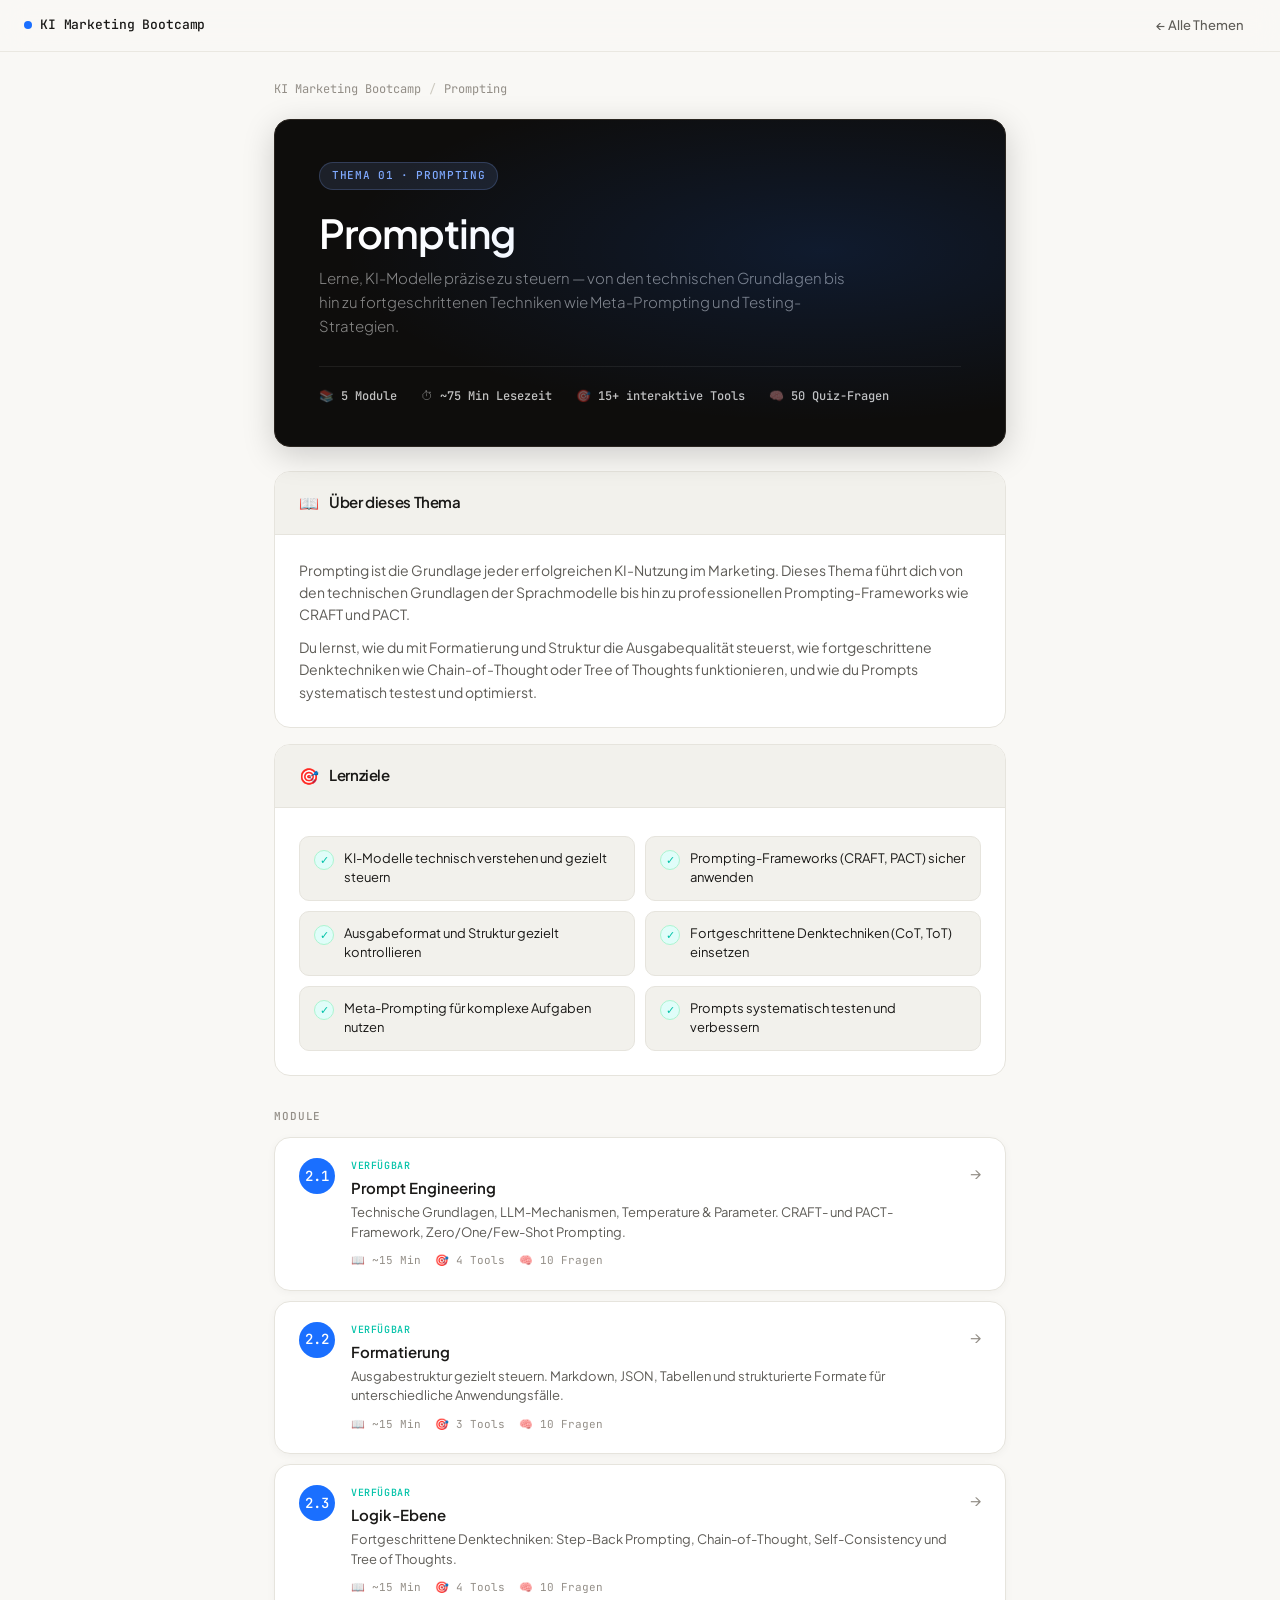
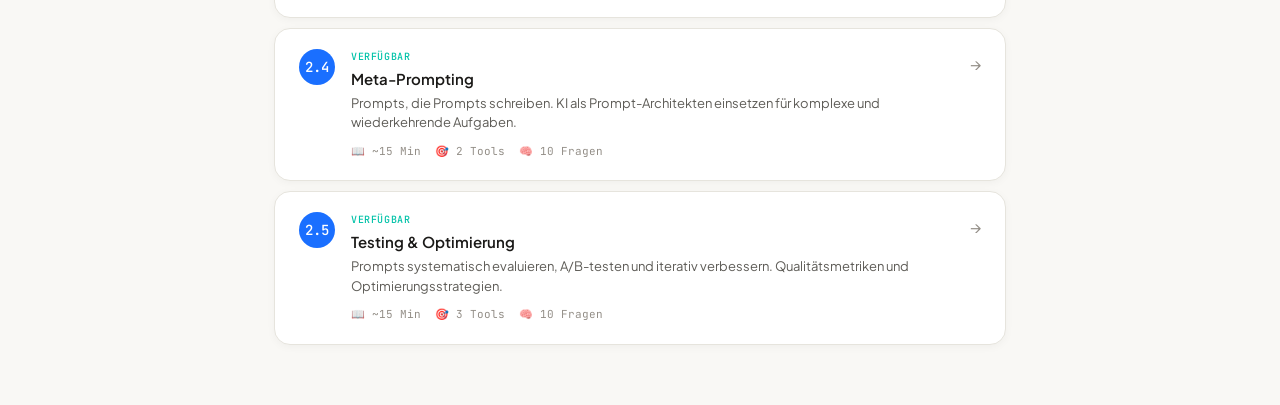
<file: topic-prompting.html>
<!DOCTYPE html>
<html lang="de">
<head>
<meta charset="UTF-8">
<meta name="viewport" content="width=device-width, initial-scale=1.0">
<title>Prompting · KI Marketing Bootcamp</title>
<link rel="preconnect" href="https://fonts.googleapis.com">
<link href="https://fonts.googleapis.com/css2?family=Plus+Jakarta+Sans:ital,wght@0,300;0,400;0,500;0,600;0,700;0,800;1,400&family=JetBrains+Mono:wght@400;500&display=swap" rel="stylesheet">
<link rel="stylesheet" href="shared.css">
<style>
.breadcrumb {
  display: flex; align-items: center; gap: 8px;
  font-size: 12px; color: var(--text-subtle);
  font-family: 'JetBrains Mono', monospace;
  margin-bottom: 20px;
}
.breadcrumb a { color: var(--text-subtle); text-decoration: none; }
.breadcrumb a:hover { color: var(--accent); }
.breadcrumb-sep { color: var(--border-strong); }

.intro-section {
  background: var(--surface);
  border: 1px solid var(--border);
  border-radius: var(--radius-lg);
  margin-bottom: 16px;
  overflow: hidden;
}
.intro-section-header {
  padding: 18px 24px;
  border-bottom: 1px solid var(--border);
  background: var(--surface-2);
  display: flex; align-items: center; gap: 10px;
}
.intro-section-header h2 { font-size: 15px; font-weight: 600; }
.intro-section-body { padding: 24px; }
.intro-section-body p { font-size: 14px; color: var(--text-muted); margin-bottom: 10px; }
.intro-section-body p:last-child { margin-bottom: 0; }

.goals-grid {
  display: grid; grid-template-columns: 1fr 1fr; gap: 10px;
  margin-top: 4px;
}
.goal-item {
  display: flex; align-items: flex-start; gap: 10px;
  background: var(--surface-2); border: 1px solid var(--border);
  border-radius: var(--radius); padding: 12px 14px;
}
.goal-check {
  width: 20px; height: 20px; border-radius: var(--radius);
  background: var(--accent-2-light); border: 1px solid #ABF5D1;
  display: flex; align-items: center; justify-content: center;
  font-size: 11px; flex-shrink: 0; margin-top: 1px;
  color: var(--accent-2);
}
.goal-text { font-size: 13px; color: var(--text); line-height: 1.5; }

.modules-list { display: flex; flex-direction: column; gap: 10px; }

.module-card-status {
  font-size: 10px; font-weight: 500; letter-spacing: 0.06em; text-transform: uppercase;
  color: var(--accent-2); font-family: 'JetBrains Mono', monospace;
  margin-bottom: 2px;
}

@media(max-width: 580px) {
  .goals-grid { grid-template-columns: 1fr; }
}
</style>
</head>
<body>

<!-- Top Navigation -->
<nav class="topnav">
  <a href="index.html" class="topnav-logo">
    <div class="topnav-logo-dot"></div>
    <span>KI Marketing Bootcamp</span>
  </a>
  <div class="topnav-spacer"></div>
  <a href="index.html" class="topnav-link">← Alle Themen</a>
</nav>

<div class="container">

  <!-- Breadcrumb -->
  <div class="breadcrumb">
    <a href="index.html">KI Marketing Bootcamp</a>
    <span class="breadcrumb-sep">/</span>
    <span>Prompting</span>
  </div>

  <!-- HERO -->
  <div class="hero">
    <div class="module-tag">Thema 01 · Prompting</div>
    <h1>Prompting</h1>
    <p>Lerne, KI-Modelle präzise zu steuern — von den technischen Grundlagen bis hin zu fortgeschrittenen Techniken wie Meta-Prompting und Testing-Strategien.</p>
    <div class="hero-meta">
      <div class="hero-meta-item">📚 <span>5 Module</span></div>
      <div class="hero-meta-item">⏱ <span>~75 Min Lesezeit</span></div>
      <div class="hero-meta-item">🎯 <span>15+ interaktive Tools</span></div>
      <div class="hero-meta-item">🧠 <span>50 Quiz-Fragen</span></div>
    </div>
  </div>

  <!-- INTRO -->
  <div class="intro-section">
    <div class="intro-section-header">
      <span>📖</span>
      <h2>Über dieses Thema</h2>
    </div>
    <div class="intro-section-body">
      <p>Prompting ist die Grundlage jeder erfolgreichen KI-Nutzung im Marketing. Dieses Thema führt dich von den technischen Grundlagen der Sprachmodelle bis hin zu professionellen Prompting-Frameworks wie CRAFT und PACT.</p>
      <p>Du lernst, wie du mit Formatierung und Struktur die Ausgabequalität steuerst, wie fortgeschrittene Denktechniken wie Chain-of-Thought oder Tree of Thoughts funktionieren, und wie du Prompts systematisch testest und optimierst.</p>
    </div>
  </div>

  <!-- LEARNING GOALS -->
  <div class="intro-section">
    <div class="intro-section-header">
      <span>🎯</span>
      <h2>Lernziele</h2>
    </div>
    <div class="intro-section-body">
      <div class="goals-grid">
        <div class="goal-item">
          <div class="goal-check">✓</div>
          <div class="goal-text">KI-Modelle technisch verstehen und gezielt steuern</div>
        </div>
        <div class="goal-item">
          <div class="goal-check">✓</div>
          <div class="goal-text">Prompting-Frameworks (CRAFT, PACT) sicher anwenden</div>
        </div>
        <div class="goal-item">
          <div class="goal-check">✓</div>
          <div class="goal-text">Ausgabeformat und Struktur gezielt kontrollieren</div>
        </div>
        <div class="goal-item">
          <div class="goal-check">✓</div>
          <div class="goal-text">Fortgeschrittene Denktechniken (CoT, ToT) einsetzen</div>
        </div>
        <div class="goal-item">
          <div class="goal-check">✓</div>
          <div class="goal-text">Meta-Prompting für komplexe Aufgaben nutzen</div>
        </div>
        <div class="goal-item">
          <div class="goal-check">✓</div>
          <div class="goal-text">Prompts systematisch testen und verbessern</div>
        </div>
      </div>
    </div>
  </div>

  <!-- MODULES -->
  <div class="section-label">Module</div>

  <div class="modules-list">

    <a href="module-2-1.html" class="module-card">
      <div class="module-card-num">2.1</div>
      <div class="module-card-body">
        <div class="module-card-status">Verfügbar</div>
        <div class="module-card-title">Prompt Engineering</div>
        <div class="module-card-desc">Technische Grundlagen, LLM-Mechanismen, Temperature &amp; Parameter. CRAFT- und PACT-Framework, Zero/One/Few-Shot Prompting.</div>
        <div class="module-card-meta">
          <div class="module-card-meta-item">📖 ~15 Min</div>
          <div class="module-card-meta-item">🎯 4 Tools</div>
          <div class="module-card-meta-item">🧠 10 Fragen</div>
        </div>
      </div>
      <div class="module-card-arrow">→</div>
    </a>

    <a href="module-2-2.html" class="module-card">
      <div class="module-card-num">2.2</div>
      <div class="module-card-body">
        <div class="module-card-status">Verfügbar</div>
        <div class="module-card-title">Formatierung</div>
        <div class="module-card-desc">Ausgabestruktur gezielt steuern. Markdown, JSON, Tabellen und strukturierte Formate für unterschiedliche Anwendungsfälle.</div>
        <div class="module-card-meta">
          <div class="module-card-meta-item">📖 ~15 Min</div>
          <div class="module-card-meta-item">🎯 3 Tools</div>
          <div class="module-card-meta-item">🧠 10 Fragen</div>
        </div>
      </div>
      <div class="module-card-arrow">→</div>
    </a>

    <a href="module-2-3.html" class="module-card">
      <div class="module-card-num">2.3</div>
      <div class="module-card-body">
        <div class="module-card-status">Verfügbar</div>
        <div class="module-card-title">Logik-Ebene</div>
        <div class="module-card-desc">Fortgeschrittene Denktechniken: Step-Back Prompting, Chain-of-Thought, Self-Consistency und Tree of Thoughts.</div>
        <div class="module-card-meta">
          <div class="module-card-meta-item">📖 ~15 Min</div>
          <div class="module-card-meta-item">🎯 4 Tools</div>
          <div class="module-card-meta-item">🧠 10 Fragen</div>
        </div>
      </div>
      <div class="module-card-arrow">→</div>
    </a>

    <a href="module-2-4.html" class="module-card">
      <div class="module-card-num">2.4</div>
      <div class="module-card-body">
        <div class="module-card-status">Verfügbar</div>
        <div class="module-card-title">Meta-Prompting</div>
        <div class="module-card-desc">Prompts, die Prompts schreiben. KI als Prompt-Architekten einsetzen für komplexe und wiederkehrende Aufgaben.</div>
        <div class="module-card-meta">
          <div class="module-card-meta-item">📖 ~15 Min</div>
          <div class="module-card-meta-item">🎯 2 Tools</div>
          <div class="module-card-meta-item">🧠 10 Fragen</div>
        </div>
      </div>
      <div class="module-card-arrow">→</div>
    </a>

    <a href="module-2-5.html" class="module-card">
      <div class="module-card-num">2.5</div>
      <div class="module-card-body">
        <div class="module-card-status">Verfügbar</div>
        <div class="module-card-title">Testing &amp; Optimierung</div>
        <div class="module-card-desc">Prompts systematisch evaluieren, A/B-testen und iterativ verbessern. Qualitätsmetriken und Optimierungsstrategien.</div>
        <div class="module-card-meta">
          <div class="module-card-meta-item">📖 ~15 Min</div>
          <div class="module-card-meta-item">🎯 3 Tools</div>
          <div class="module-card-meta-item">🧠 10 Fragen</div>
        </div>
      </div>
      <div class="module-card-arrow">→</div>
    </a>

  </div>

</div>

</body>
</html>
</file>
<file: shared.css>
@import url('https://fonts.googleapis.com/css2?family=Plus+Jakarta+Sans:ital,wght@0,300;0,400;0,500;0,600;0,700;0,800;1,400&family=JetBrains+Mono:wght@400;500&display=swap');

:root {
  --bg: #F9F8F5;
  --surface: #FFFFFF;
  --surface-2: #F2F1EC;
  --border: #E6E4DD;
  --border-strong: #CCC9BF;
  --text: #1A1917;
  --text-muted: #5E5C57;
  --text-subtle: #938E87;
  --accent: #1A6FFF;
  --accent-light: #EBF2FF;
  --accent-hover: #0051E0;
  --accent-2: #00C2A8;
  --accent-2-light: #E0FDF9;
  --green: #059669;
  --green-light: #ECFDF5;
  --red: #DC2626;
  --red-light: #FEF2F2;
  --orange: #C2410C;
  --orange-light: #FFF7ED;
  --purple: #6D28D9;
  --purple-light: #EDE9FE;
  --radius: 10px;
  --radius-lg: 16px;
  --shadow: 0 4px 16px rgba(0,0,0,0.07), 0 1px 4px rgba(0,0,0,0.04);
  --shadow-lg: 0 20px 48px rgba(0,0,0,0.10), 0 4px 12px rgba(0,0,0,0.05);
  --shadow-colored: 0 8px 24px rgba(26,111,255,0.12), 0 2px 8px rgba(26,111,255,0.07);
}

* { box-sizing: border-box; margin: 0; padding: 0; }

body {
  font-family: 'Plus Jakarta Sans', sans-serif;
  background: var(--bg);
  color: var(--text);
  font-size: 16px;
  line-height: 1.6;
}

h1, h2, h3, h4 {
  font-family: 'Plus Jakarta Sans', sans-serif;
  font-weight: 600;
  line-height: 1.25;
  letter-spacing: -0.025em;
}

/* ─── TOPNAV ─── */
.topnav {
  position: fixed; top: 0; left: 0; right: 0; z-index: 100;
  background: rgba(249,248,245,0.85);
  backdrop-filter: blur(14px);
  -webkit-backdrop-filter: blur(14px);
  border-bottom: 1px solid rgba(230,228,221,0.8);
  height: 52px;
  display: flex; align-items: center;
  padding: 0 24px;
  gap: 16px;
}
.topnav-logo {
  font-family: 'JetBrains Mono', monospace;
  font-size: 13px; font-weight: 500;
  color: var(--text);
  text-decoration: none;
  letter-spacing: -0.01em;
  display: flex; align-items: center; gap: 8px;
}
.topnav-logo-dot {
  width: 8px; height: 8px; border-radius: 50%;
  background: var(--accent);
  flex-shrink: 0;
}
.topnav-spacer { flex: 1; }
.topnav-link {
  font-size: 13px; font-weight: 500;
  color: var(--text-muted);
  text-decoration: none;
  padding: 5px 12px; border-radius: 999px;
  transition: all 0.15s;
}
.topnav-link:hover { background: var(--surface-2); color: var(--text); }
.topnav-link.primary {
  background: var(--accent); color: white;
  padding: 5px 16px;
}
.topnav-link.primary:hover { background: var(--accent-hover); color: white; }

/* ─── PROGRESS BAR ─── */
#progress-bar-wrap {
  position: fixed; top: 0; left: 0; right: 0; z-index: 100;
  background: var(--surface);
  border-bottom: 1px solid var(--border);
  padding: 0 24px;
  height: 44px;
  display: flex; align-items: center; gap: 16px;
}
#progress-bar-track {
  flex: 1; height: 3px; background: var(--surface-2); overflow: hidden;
}
#progress-bar-fill {
  height: 100%; background: var(--accent);
  width: 0%; transition: width 0.4s ease;
}
#progress-label {
  font-size: 12px; color: var(--text-subtle); font-weight: 500;
  white-space: nowrap; letter-spacing: 0.02em;
  font-family: 'JetBrains Mono', monospace;
}

/* ─── LAYOUT ─── */
.container { max-width: 780px; margin: 0 auto; padding: 80px 24px 60px; }
.container-wide { max-width: 1040px; margin: 0 auto; padding: 80px 24px 60px; }

/* ─── HERO ─── */
.hero {
  background: #0E0D0C;
  color: white;
  border-radius: var(--radius-lg);
  padding: 40px 44px;
  margin-bottom: 24px;
  position: relative;
  overflow: hidden;
  border: 1px solid #2A2520;
  box-shadow: 0 8px 32px rgba(0,0,0,0.18);
}
.hero::before {
  content: '';
  position: absolute; inset: 0;
  background: radial-gradient(ellipse at 75% 40%, rgba(26,111,255,0.14) 0%, transparent 62%);
  pointer-events: none;
}
.module-tag {
  display: inline-flex; align-items: center; gap: 6px;
  font-size: 11px; font-weight: 500; letter-spacing: 0.06em; text-transform: uppercase;
  color: #80AAFF; background: rgba(128,170,255,0.12);
  border: 1px solid rgba(128,170,255,0.22);
  padding: 4px 12px; border-radius: 999px; margin-bottom: 18px;
  font-family: 'JetBrains Mono', monospace;
}
.hero h1 { font-size: clamp(24px, 3.5vw, 40px); font-weight: 600; margin-bottom: 8px; letter-spacing: -0.025em; }
.hero p { color: rgba(255,255,255,0.5); font-size: 15px; max-width: 540px; font-weight: 300; }
.hero-meta {
  display: flex; gap: 24px; margin-top: 28px; flex-wrap: wrap;
  padding-top: 20px; border-top: 1px solid rgba(255,255,255,0.07);
}
.hero-meta-item {
  display: flex; align-items: center; gap: 7px;
  font-size: 12px; color: rgba(255,255,255,0.4);
  font-family: 'JetBrains Mono', monospace;
}
.hero-meta-item span { color: rgba(255,255,255,0.75); font-weight: 500; }

/* ─── CALLOUTS ─── */
.callout {
  border-radius: var(--radius);
  padding: 16px 20px;
  margin-bottom: 12px;
  display: flex; gap: 12px; align-items: flex-start;
}
.callout.blue { background: var(--accent-light); border: 1px solid #B8D1FF; }
.callout.green { background: var(--accent-2-light); border: 1px solid #99E9DC; }
.callout.yellow { background: #FFFBEB; border: 1px solid #FDE68A; }
.callout.gray { background: var(--surface-2); border: 1px solid var(--border); }
.callout.orange { background: var(--orange-light); border: 1px solid #FED7AA; }
.callout-icon { font-size: 16px; flex-shrink: 0; margin-top: 2px; }
.callout-text strong { display: block; font-size: 13px; font-weight: 600; margin-bottom: 3px; letter-spacing: 0.01em; }
.callout-text p { font-size: 13px; color: var(--text-muted); line-height: 1.55; margin: 0; }

/* ─── SECTION ─── */
.section {
  background: var(--surface);
  border: 1px solid var(--border);
  border-radius: var(--radius-lg);
  margin-bottom: 16px;
  overflow: hidden;
  box-shadow: 0 2px 8px rgba(0,0,0,0.04);
}
.section-header {
  padding: 18px 24px;
  border-bottom: 1px solid var(--border);
  display: flex; align-items: center; gap: 14px;
  background: var(--surface-2);
}
.section-num {
  width: 28px; height: 28px; border-radius: 50%;
  background: var(--accent); color: white;
  font-family: 'JetBrains Mono', monospace; font-weight: 500; font-size: 13px;
  display: flex; align-items: center; justify-content: center;
  flex-shrink: 0;
}
.section-header h2 { font-size: 16px; font-weight: 600; margin-bottom: 2px; }
.section-header p { font-size: 12px; color: var(--text-muted); }
.section-body { padding: 24px; }

/* ─── TYPOGRAPHY ─── */
h3 { font-size: 13px; font-weight: 600; margin: 22px 0 8px; text-transform: uppercase; letter-spacing: 0.05em; color: var(--text-muted); }
h3:first-child { margin-top: 0; }
p { color: var(--text); margin-bottom: 10px; font-size: 14px; }
p:last-child { margin-bottom: 0; }
ul { padding-left: 18px; margin-bottom: 10px; }
li { margin-bottom: 5px; color: var(--text); font-size: 14px; }
strong { font-weight: 600; }
a { color: var(--accent); text-decoration: none; }
a:hover { text-decoration: underline; }

/* ─── DIVIDER ─── */
.divider { border: none; border-top: 1px solid var(--border); margin: 24px 0; }

/* ─── TOOLTIP ─── */
.tooltip-word {
  border-bottom: 1px dashed var(--accent);
  cursor: help; color: var(--accent);
  position: relative; font-weight: 500;
}
.tooltip-popup {
  display: none;
  position: fixed; top: 0; left: 0;
  background: #0E0D0C; color: rgba(255,255,255,0.85);
  font-size: 12px; line-height: 1.55;
  padding: 9px 13px; border-radius: var(--radius);
  width: 230px; z-index: 200;
  box-shadow: var(--shadow-lg);
  border: 1px solid #2A2520;
  font-family: 'Plus Jakarta Sans', sans-serif;
}
.tooltip-popup::after {
  content: '';
  position: absolute; top: 100%; left: var(--arrow-offset, 50%);
  transform: translateX(-50%);
  border: 5px solid transparent;
  border-top-color: #0E0D0C;
}

/* ─── TABLE ─── */
.table-wrap { overflow-x: auto; border-radius: var(--radius); border: 1px solid var(--border); margin: 14px 0; }
table { width: 100%; border-collapse: collapse; font-size: 13px; }
th { background: var(--surface-2); font-family: 'JetBrains Mono', monospace; font-size: 11px; letter-spacing: 0.06em; text-transform: uppercase; padding: 10px 14px; text-align: left; font-weight: 500; color: var(--text-muted); border-bottom: 1px solid var(--border); }
td { padding: 10px 14px; border-top: 1px solid var(--border); vertical-align: top; line-height: 1.5; font-size: 13px; }
tr:hover td { background: var(--surface-2); }

/* ─── INLINE CODE & SYNTAX COLORS ─── */
.inline-code { font-family: 'JetBrains Mono', monospace; font-size: 12px; background: var(--surface-2); padding: 1px 6px; border-radius: var(--radius); border: 1px solid var(--border); }
.kw-blue { color: #58A6FF; }
.kw-green { color: #3FB950; }
.kw-orange { color: #FFA657; }
.kw-purple { color: #D2A8FF; }

/* ─── MISC ─── */
.highlight-box {
  background: var(--accent-light);
  border: 1px solid #B8D1FF;
  border-radius: var(--radius);
  padding: 12px 16px;
  margin: 12px 0;
  font-size: 13px;
}
.highlight-box strong { color: var(--accent); }
.error-box {
  background: var(--red-light);
  border: 1px solid #FFBDAD;
  border-radius: var(--radius);
  padding: 12px 16px;
  font-size: 13px;
  margin: 10px 0;
}
.error-box::before { content: '⚠ '; }
.code-block {
  background: #0D1117;
  border-radius: var(--radius);
  padding: 14px 18px;
  font-family: 'JetBrains Mono', monospace;
  font-size: 12px;
  line-height: 1.75;
  color: #C9D1D9;
  margin: 10px 0;
  overflow-x: auto;
  border: 1px solid #21262D;
}
.code-block .keyword { color: #58A6FF; }
.code-block .kw-blue { color: #58A6FF; }
.code-block .kw-green { color: #3FB950; }
.code-block .kw-orange { color: #FFA657; }
.code-block .kw-purple { color: #D2A8FF; }
.tag-row { display: flex; flex-wrap: wrap; gap: 6px; margin: 10px 0; }
.tag {
  font-size: 11px; font-weight: 500;
  padding: 3px 10px; border-radius: 999px;
  background: var(--surface-2); border: 1px solid var(--border);
  color: var(--text-muted); font-family: 'JetBrains Mono', monospace;
}

/* ─── CHAIN STEPS ─── */
.chain-step { display: flex; align-items: flex-start; gap: 12px; margin-bottom: 12px; }
.chain-num {
  width: 24px; height: 24px; border-radius: 50%;
  background: var(--accent); color: white;
  font-weight: 500; font-size: 11px; font-family: 'JetBrains Mono', monospace;
  display: flex; align-items: center; justify-content: center; flex-shrink: 0; margin-top: 2px;
}
.chain-content { flex: 1; }
.chain-content strong { font-size: 13px; font-weight: 600; display: block; margin-bottom: 2px; }
.chain-content p { font-size: 13px; color: var(--text-muted); margin: 0; }

/* ─── SHOT TABS ─── */
.shot-tabs { display: flex; gap: 1px; margin-bottom: 14px; background: var(--border); border-radius: var(--radius); overflow: hidden; border: 1px solid var(--border); padding: 3px; }
.shot-tab {
  flex: 1; padding: 7px 14px; border-radius: 7px; font-size: 13px; font-weight: 500;
  border: none; background: transparent;
  cursor: pointer; font-family: 'Plus Jakarta Sans', sans-serif; transition: all 0.15s;
  color: var(--text-muted);
}
.shot-tab.active { background: var(--surface); color: var(--text); box-shadow: 0 1px 3px rgba(0,0,0,0.08); }
.shot-panel { display: none; }
.shot-panel.active { display: block; }
.shot-prompt {
  background: #0D1117; color: #C9D1D9;
  border-radius: var(--radius); padding: 14px 18px;
  font-family: 'JetBrains Mono', monospace; font-size: 12px; line-height: 1.75;
  margin-bottom: 10px; border: 1px solid #21262D;
}
.shot-prompt .prompt-keyword { color: #58A6FF; }
.shot-result {
  background: var(--accent-2-light);
  border: 1px solid #99E9DC;
  border-radius: var(--radius); padding: 12px 16px;
  font-size: 13px;
}
.shot-result-label {
  font-size: 10px; font-weight: 500; color: var(--green); text-transform: uppercase;
  letter-spacing: 0.08em; margin-bottom: 5px;
  font-family: 'JetBrains Mono', monospace;
}
.shot-quality { display: flex; gap: 3px; margin-top: 8px; align-items: center; }
.quality-dot { width: 6px; height: 6px; border-radius: 1px; background: var(--border); }
.quality-dot.filled { background: var(--accent-2); }

/* ─── BUILDER TABS ─── */
.builder-tabs { display: flex; gap: 1px; margin-bottom: 18px; background: var(--border); border-radius: var(--radius); overflow: hidden; border: 1px solid var(--border); padding: 3px; }
.builder-tab {
  flex: 1; padding: 7px 14px; border-radius: 7px; font-size: 13px; font-weight: 500;
  border: none; background: transparent;
  cursor: pointer; font-family: 'Plus Jakarta Sans', sans-serif; transition: all 0.15s;
  color: var(--text-muted); text-align: center;
}
.builder-tab.active { background: var(--surface); color: var(--text); box-shadow: 0 1px 3px rgba(0,0,0,0.08); }
.builder-panel { display: none; }
.builder-panel.active { display: block; }

/* ─── CRAFT BUILDER ─── */
.craft-builder { display: grid; gap: 8px; }
.craft-row { display: grid; grid-template-columns: 22px 1fr; gap: 10px; align-items: center; }
.craft-letter {
  font-family: 'JetBrains Mono', monospace; font-weight: 500; font-size: 14px;
  color: var(--accent); text-align: center;
}
.craft-input {
  width: 100%;
  padding: 8px 12px;
  border: 1px solid var(--border);
  border-radius: var(--radius);
  font-family: 'Plus Jakarta Sans', sans-serif;
  font-size: 13px;
  background: var(--surface);
  transition: border-color 0.15s, box-shadow 0.15s;
  outline: none;
  color: var(--text);
}
.craft-input:focus { border-color: var(--accent); box-shadow: 0 0 0 2px rgba(26,111,255,0.12); }
.craft-preview {
  margin-top: 12px;
  background: #0D1117;
  border-radius: var(--radius);
  padding: 16px 18px;
  font-family: 'JetBrains Mono', monospace;
  font-size: 12px;
  line-height: 1.8;
  color: #C9D1D9;
  min-height: 70px;
  position: relative;
  border: 1px solid #21262D;
}
.craft-preview-label {
  font-family: 'JetBrains Mono', monospace;
  font-size: 10px; font-weight: 500; letter-spacing: 0.08em; text-transform: uppercase;
  color: var(--text-subtle); margin-bottom: 8px;
}
.craft-preview .c-label { color: #58A6FF; }
.copy-btn {
  position: absolute; top: 10px; right: 10px;
  background: rgba(255,255,255,0.07); color: rgba(255,255,255,0.5);
  border: 1px solid rgba(255,255,255,0.1); border-radius: var(--radius); padding: 4px 10px;
  font-size: 11px; cursor: pointer; transition: all 0.15s;
  font-family: 'JetBrains Mono', monospace;
}
.copy-btn:hover { background: rgba(255,255,255,0.12); color: rgba(255,255,255,0.85); }

/* ─── PACT BUILDER ─── */
.pact-builder { display: grid; gap: 8px; }
.pact-row { display: grid; grid-template-columns: 22px 1fr; gap: 10px; align-items: center; }
.pact-letter {
  font-family: 'JetBrains Mono', monospace; font-weight: 500; font-size: 14px;
  color: var(--accent-2); text-align: center;
}

/* ─── QUIZ ─── */
.quiz-section {
  background: #0E0D0C;
  color: white;
  border-radius: var(--radius-lg);
  padding: 32px;
  margin-top: 20px;
  border: 1px solid #2A2520;
  box-shadow: 0 8px 32px rgba(0,0,0,0.15);
}
.quiz-section h2 { font-size: 20px; font-weight: 600; margin-bottom: 6px; letter-spacing: -0.025em; }
.quiz-section > p { color: rgba(255,255,255,0.45); margin-bottom: 24px; font-size: 13px; }
.quiz-progress {
  display: flex; justify-content: space-between; align-items: center;
  margin-bottom: 18px;
}
.quiz-progress-text { font-size: 12px; color: rgba(255,255,255,0.4); font-family: 'JetBrains Mono', monospace; }
.quiz-streak {
  display: flex; align-items: center; gap: 5px;
  font-size: 12px; font-weight: 500; color: var(--accent-2);
  font-family: 'JetBrains Mono', monospace;
}
.quiz-card {
  background: rgba(255,255,255,0.04);
  border: 1px solid rgba(255,255,255,0.08);
  border-radius: var(--radius-lg);
  padding: 24px;
}
.quiz-q-num {
  font-size: 10px; font-weight: 500; letter-spacing: 0.1em; text-transform: uppercase;
  color: rgba(255,255,255,0.25); margin-bottom: 8px;
  font-family: 'JetBrains Mono', monospace;
}
.quiz-question { font-size: 16px; font-weight: 500; margin-bottom: 18px; line-height: 1.5; }
.quiz-options { display: grid; gap: 8px; }
.quiz-option {
  background: rgba(255,255,255,0.04);
  border: 1px solid rgba(255,255,255,0.09);
  border-radius: var(--radius);
  padding: 11px 14px;
  cursor: pointer;
  font-size: 13px;
  transition: all 0.15s;
  display: flex; align-items: center; gap: 10px;
}
.quiz-option:hover:not(.disabled) { background: rgba(255,255,255,0.08); border-color: rgba(255,255,255,0.18); }
.quiz-option.correct { background: rgba(0,135,90,0.18); border-color: #00875A; }
.quiz-option.wrong { background: rgba(191,38,0,0.18); border-color: #BF2600; }
.quiz-option.disabled { cursor: default; }
.opt-indicator {
  width: 22px; height: 22px; border-radius: var(--radius);
  background: rgba(255,255,255,0.07); border: 1px solid rgba(255,255,255,0.15);
  display: flex; align-items: center; justify-content: center;
  font-size: 11px; font-weight: 600; flex-shrink: 0;
  font-family: 'JetBrains Mono', monospace;
}
.quiz-option.correct .opt-indicator { background: #00875A; border-color: #00875A; color: white; }
.quiz-option.wrong .opt-indicator { background: #BF2600; border-color: #BF2600; color: white; }
.quiz-feedback {
  margin-top: 12px;
  padding: 12px 14px;
  border-radius: var(--radius);
  font-size: 13px;
  display: none;
  line-height: 1.55;
}
.quiz-feedback.correct { background: rgba(0,135,90,0.12); border: 1px solid rgba(0,135,90,0.3); color: #34D399; }
.quiz-feedback.wrong { background: rgba(191,38,0,0.12); border: 1px solid rgba(191,38,0,0.3); color: #FF8F73; }
.quiz-feedback strong { display: block; margin-bottom: 3px; font-size: 12px; }
.quiz-next-btn {
  margin-top: 16px;
  background: var(--accent); color: white;
  border: none; border-radius: var(--radius);
  padding: 10px 24px; font-size: 13px; font-weight: 500;
  cursor: pointer; font-family: 'Plus Jakarta Sans', sans-serif;
  display: none; transition: background 0.15s;
}
.quiz-next-btn:hover { background: var(--accent-hover); }

/* ─── RESULT CARD ─── */
.result-card { text-align: center; padding: 16px 0; display: none; }
.result-badge { font-size: 48px; margin-bottom: 10px; }
.result-title { font-size: 20px; font-weight: 600; margin-bottom: 6px; }
.result-sub { color: rgba(255,255,255,0.45); margin-bottom: 20px; font-size: 13px; }
.result-score {
  font-family: 'JetBrains Mono', monospace; font-size: 44px; font-weight: 500;
  color: #34D399; margin-bottom: 4px;
}
.result-score-label { font-size: 12px; color: rgba(255,255,255,0.4); margin-bottom: 20px; font-family: 'JetBrains Mono', monospace; }
.result-restart-btn {
  background: rgba(255,255,255,0.08); color: rgba(255,255,255,0.8);
  border: 1px solid rgba(255,255,255,0.12); border-radius: var(--radius);
  padding: 10px 24px; font-size: 13px; font-weight: 500;
  cursor: pointer; font-family: 'Plus Jakarta Sans', sans-serif;
  display: inline-block; margin: 12px auto 0; transition: all 0.15s;
}
.result-restart-btn:hover { background: rgba(255,255,255,0.13); color: white; }

/* ─── MODULE NAV ─── */
.mod-nav-back, .mod-nav-next {
  font-size: 12px; font-weight: 500; color: var(--text-muted);
  text-decoration: none; white-space: nowrap;
  font-family: 'JetBrains Mono', monospace;
  transition: color 0.15s; flex-shrink: 0;
}
.mod-nav-back:hover, .mod-nav-next:hover { color: var(--accent); }
.mod-nav-indicator {
  font-size: 11px; color: var(--text-subtle);
  font-family: 'JetBrains Mono', monospace;
  white-space: nowrap; flex-shrink: 0;
}

/* ─── MODULE CARD ─── */
.module-card {
  background: var(--surface);
  border: 1px solid var(--border);
  border-radius: var(--radius-lg);
  padding: 20px 24px;
  display: flex; align-items: flex-start; gap: 16px;
  text-decoration: none; color: var(--text);
  transition: all 0.2s;
  cursor: pointer;
  box-shadow: 0 2px 8px rgba(0,0,0,0.04);
}
.module-card:hover {
  border-color: rgba(26,111,255,0.3);
  box-shadow: var(--shadow-colored);
  transform: translateY(-1px);
  text-decoration: none;
}
.module-card.locked { opacity: 0.5; cursor: default; }
.module-card.locked:hover { border-color: var(--border); box-shadow: 0 2px 8px rgba(0,0,0,0.04); transform: none; }
.module-card-num {
  width: 36px; height: 36px; border-radius: 50%;
  background: var(--accent); color: white;
  font-family: 'JetBrains Mono', monospace; font-weight: 500; font-size: 14px;
  display: flex; align-items: center; justify-content: center;
  flex-shrink: 0;
}
.module-card.locked .module-card-num { background: var(--surface-2); color: var(--text-subtle); }
.module-card-body { flex: 1; }
.module-card-title { font-size: 15px; font-weight: 600; margin-bottom: 3px; }
.module-card-desc { font-size: 13px; color: var(--text-muted); margin: 0; line-height: 1.5; }
.module-card-meta { margin-top: 10px; display: flex; gap: 14px; flex-wrap: wrap; }
.module-card-meta-item {
  font-size: 11px; color: var(--text-subtle);
  font-family: 'JetBrains Mono', monospace;
  display: flex; align-items: center; gap: 5px;
}
.module-card-arrow {
  font-size: 16px; color: var(--text-subtle); flex-shrink: 0; margin-top: 2px;
  transition: transform 0.2s;
}
.module-card:hover .module-card-arrow { transform: translateX(4px); color: var(--accent); }
.module-card.locked .module-card-arrow { display: none; }
.lock-icon { font-size: 14px; color: var(--text-subtle); flex-shrink: 0; }

/* ─── TOPIC CARD ─── */
.topic-card {
  background: var(--surface);
  border: 1px solid var(--border);
  border-radius: var(--radius-lg);
  padding: 24px;
  text-decoration: none; color: var(--text);
  transition: all 0.2s;
  display: flex; flex-direction: column; gap: 10px;
  box-shadow: 0 2px 8px rgba(0,0,0,0.04);
}
.topic-card:hover {
  border-color: rgba(26,111,255,0.3);
  box-shadow: var(--shadow-colored);
  transform: translateY(-2px);
  text-decoration: none;
}
.topic-card.locked { opacity: 0.45; cursor: default; }
.topic-card.locked:hover { border-color: var(--border); box-shadow: 0 2px 8px rgba(0,0,0,0.04); transform: none; }
.topic-card-icon { font-size: 28px; }
.topic-card-label {
  font-size: 10px; font-weight: 500; letter-spacing: 0.08em; text-transform: uppercase;
  color: var(--accent); font-family: 'JetBrains Mono', monospace;
}
.topic-card.locked .topic-card-label { color: var(--text-subtle); }
.topic-card-title { font-size: 16px; font-weight: 600; }
.topic-card-desc { font-size: 13px; color: var(--text-muted); line-height: 1.5; }
.topic-card-badge {
  display: inline-flex; align-items: center; gap: 5px;
  font-size: 11px; font-weight: 500; padding: 4px 10px; border-radius: 999px;
  background: var(--accent-light); color: var(--accent);
  font-family: 'JetBrains Mono', monospace; margin-top: auto;
  align-self: flex-start;
}
.topic-card.locked .topic-card-badge { background: var(--surface-2); color: var(--text-subtle); }

/* ─── SECTION LABEL ─── */
.section-label {
  font-size: 11px; font-weight: 500; letter-spacing: 0.08em; text-transform: uppercase;
  color: var(--text-subtle); font-family: 'JetBrains Mono', monospace;
  margin: 32px 0 12px;
}
.section-label:first-child { margin-top: 0; }

/* ─── SHIMMER ANIMATION ─── */
@keyframes shimmer { 0% { transform: translateX(-100%); } 100% { transform: translateX(100%); } }

/* ─── RESPONSIVE ─── */
@media(max-width: 600px) {
  .container { padding: 60px 16px 40px; }
  .container-wide { padding: 60px 16px 40px; }
  .hero { padding: 28px 24px; }
  .quiz-section { padding: 20px 16px; }
  .section-body { padding: 16px; }
  .topic-card-grid { grid-template-columns: 1fr !important; }
}
</file>
